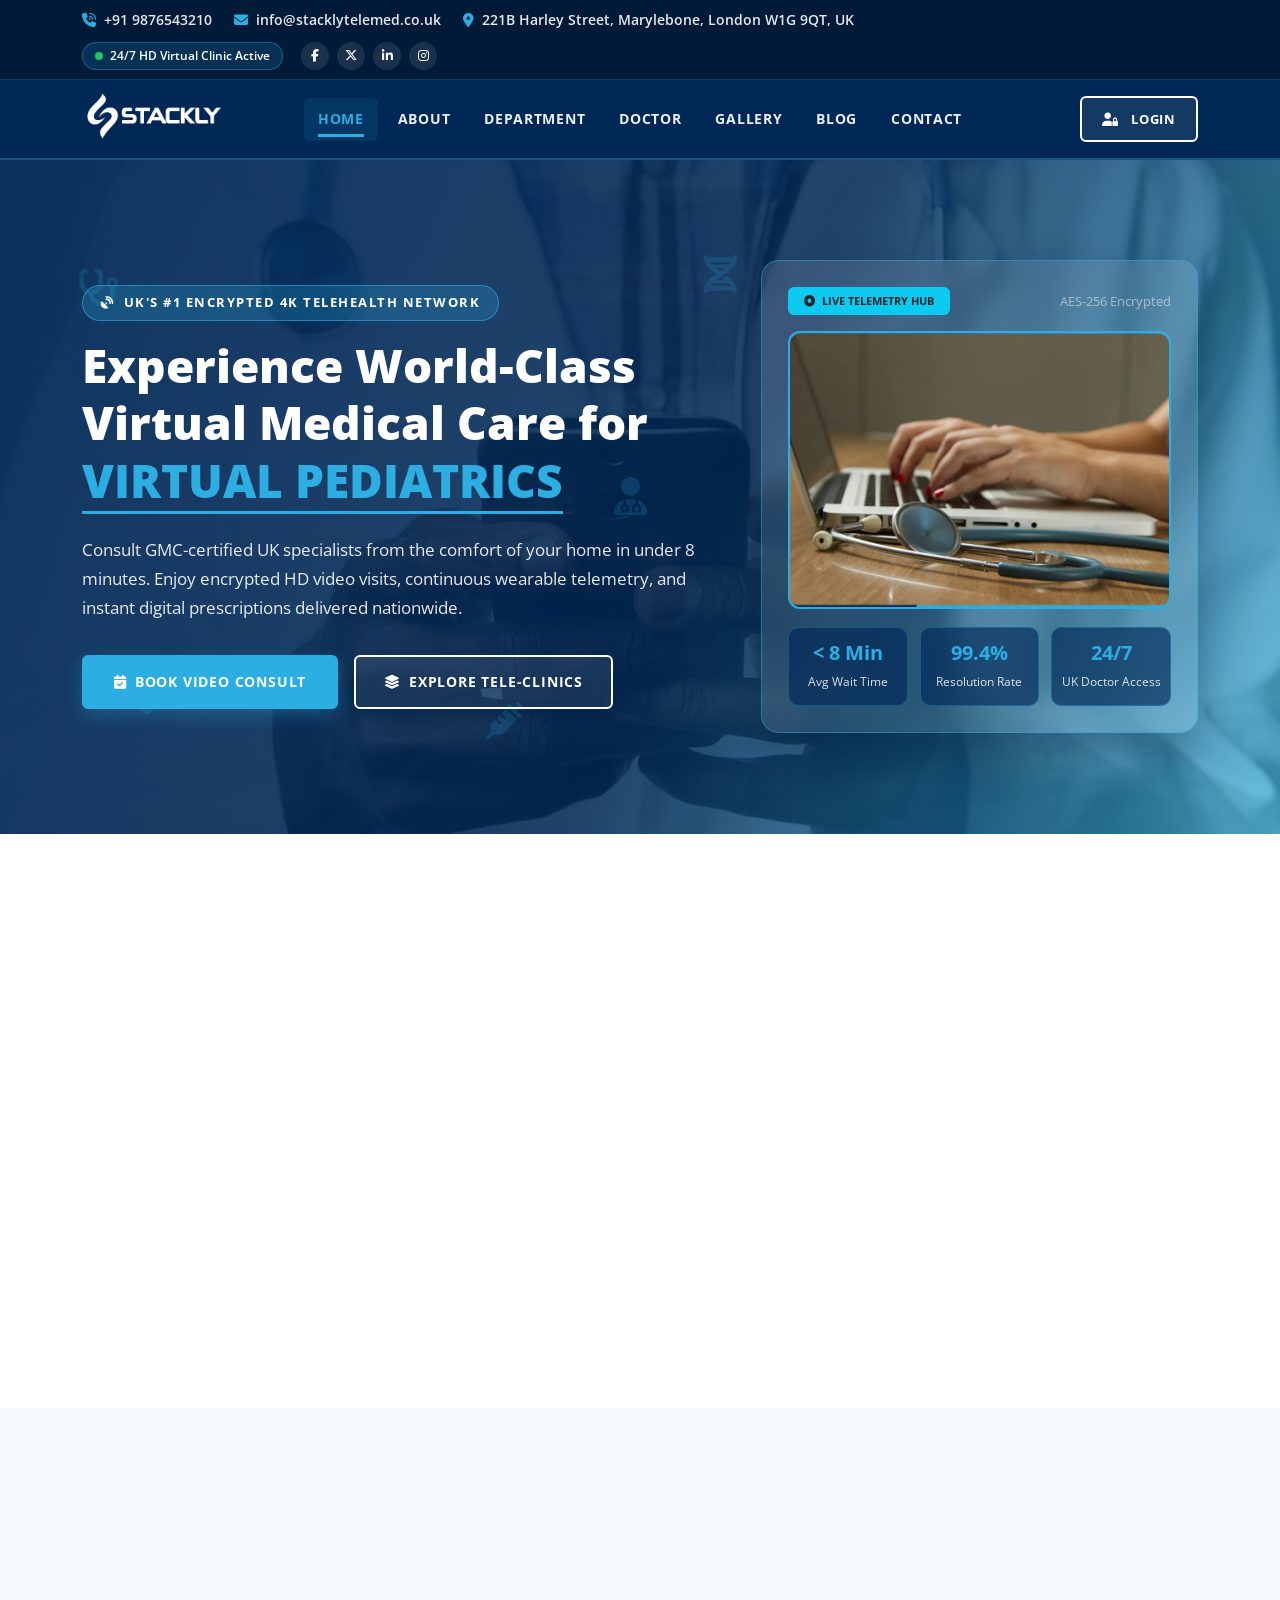
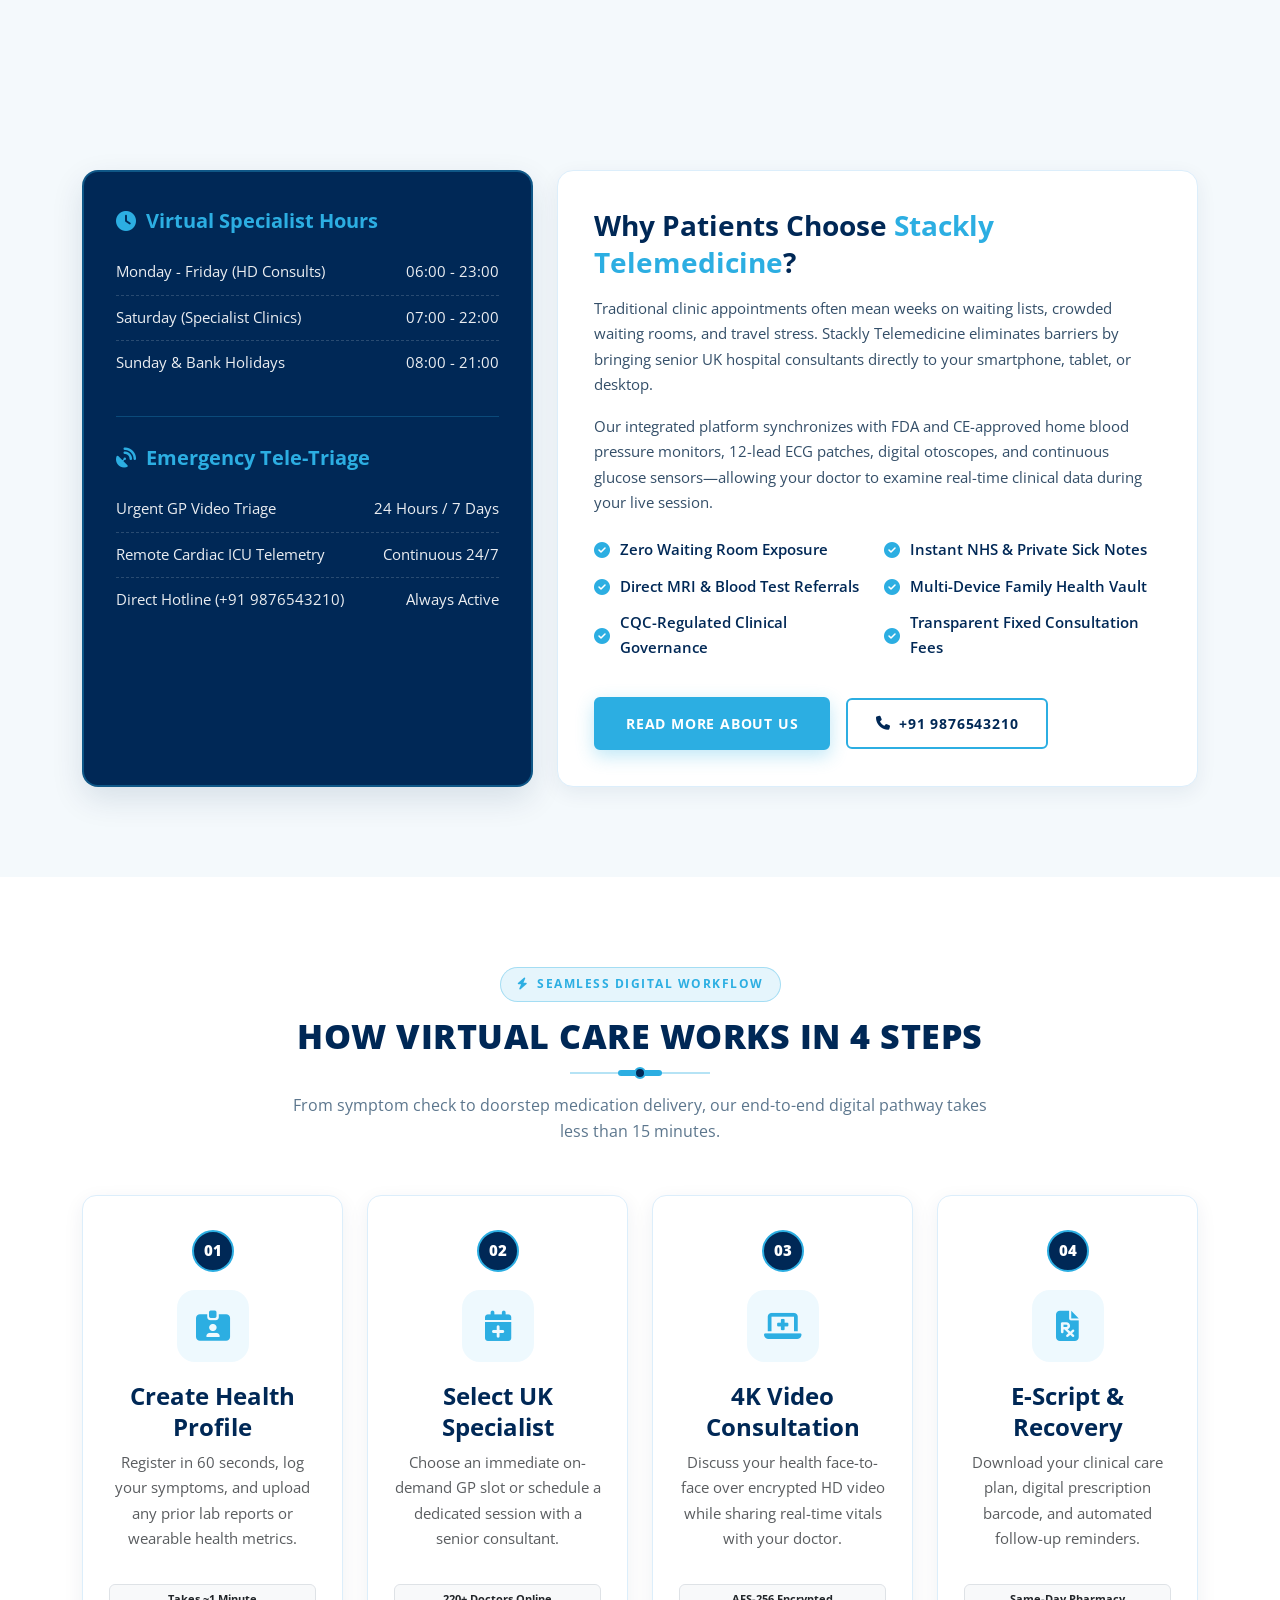
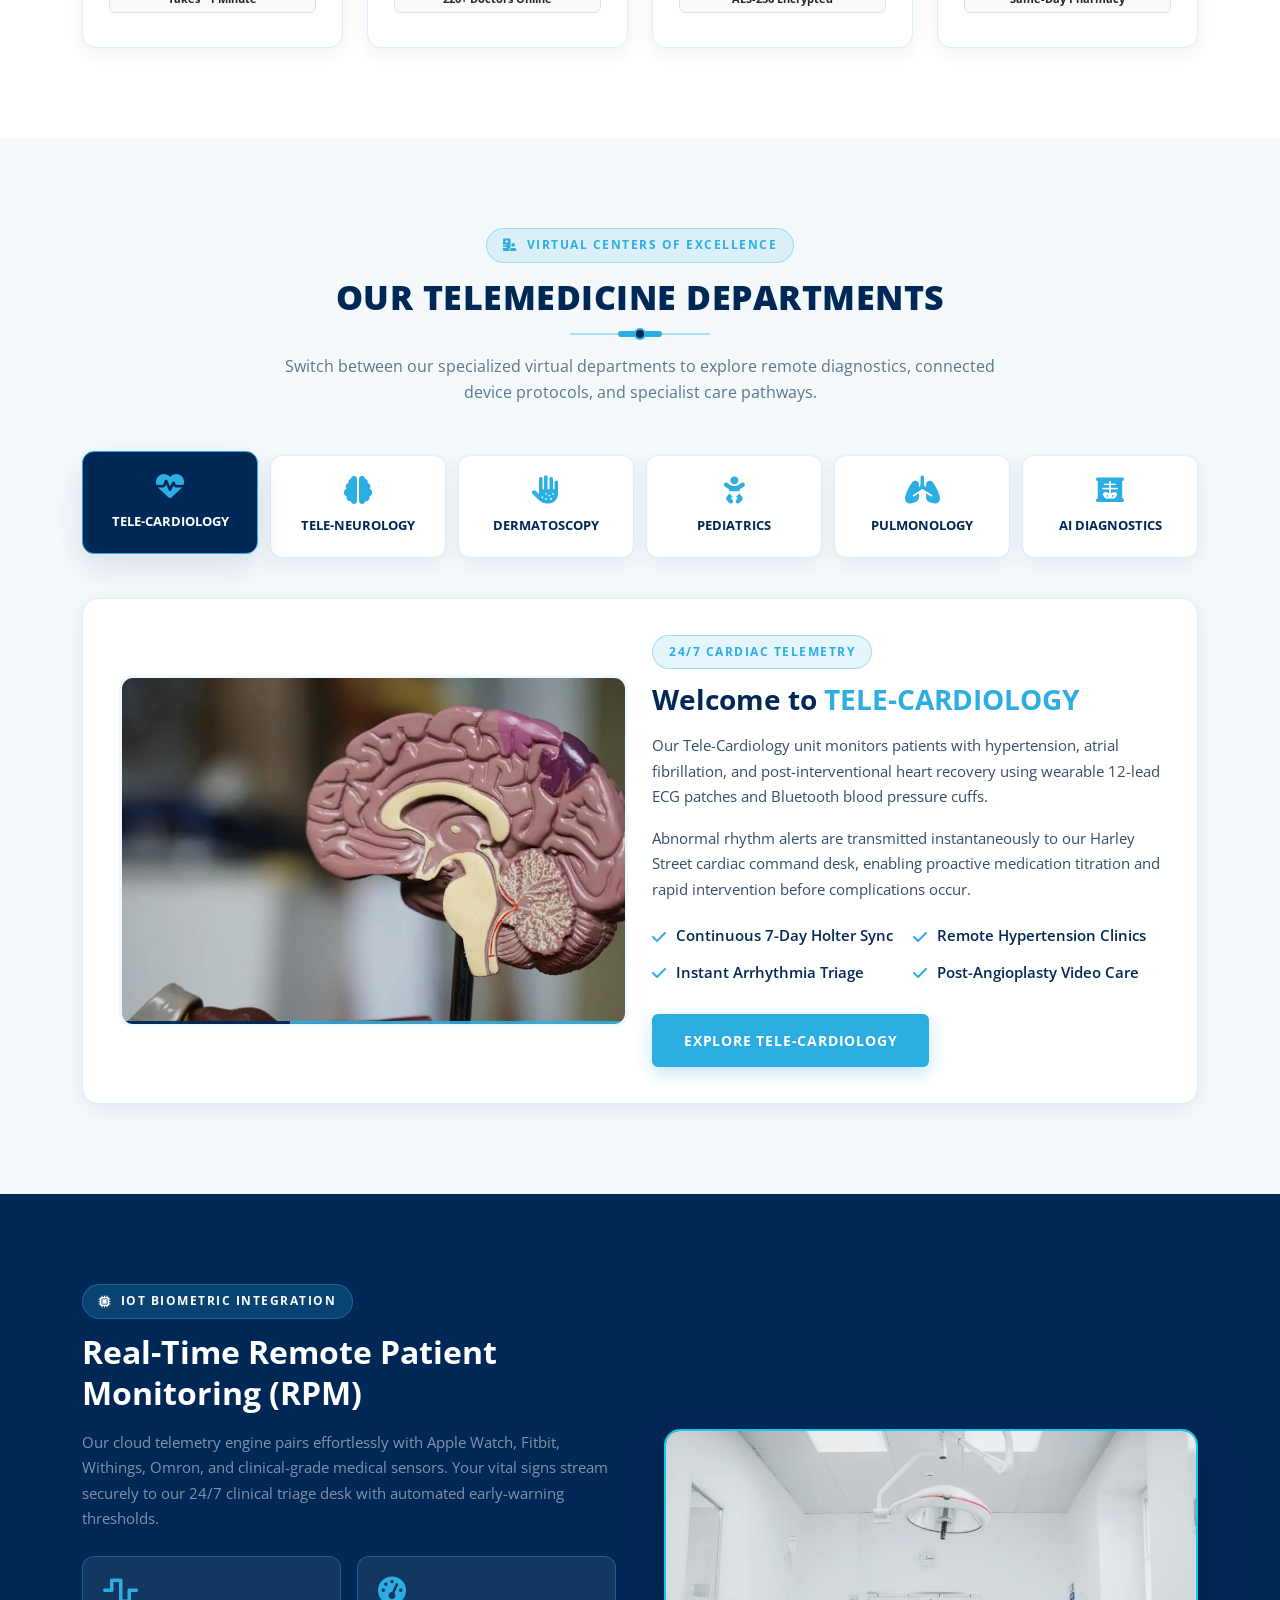
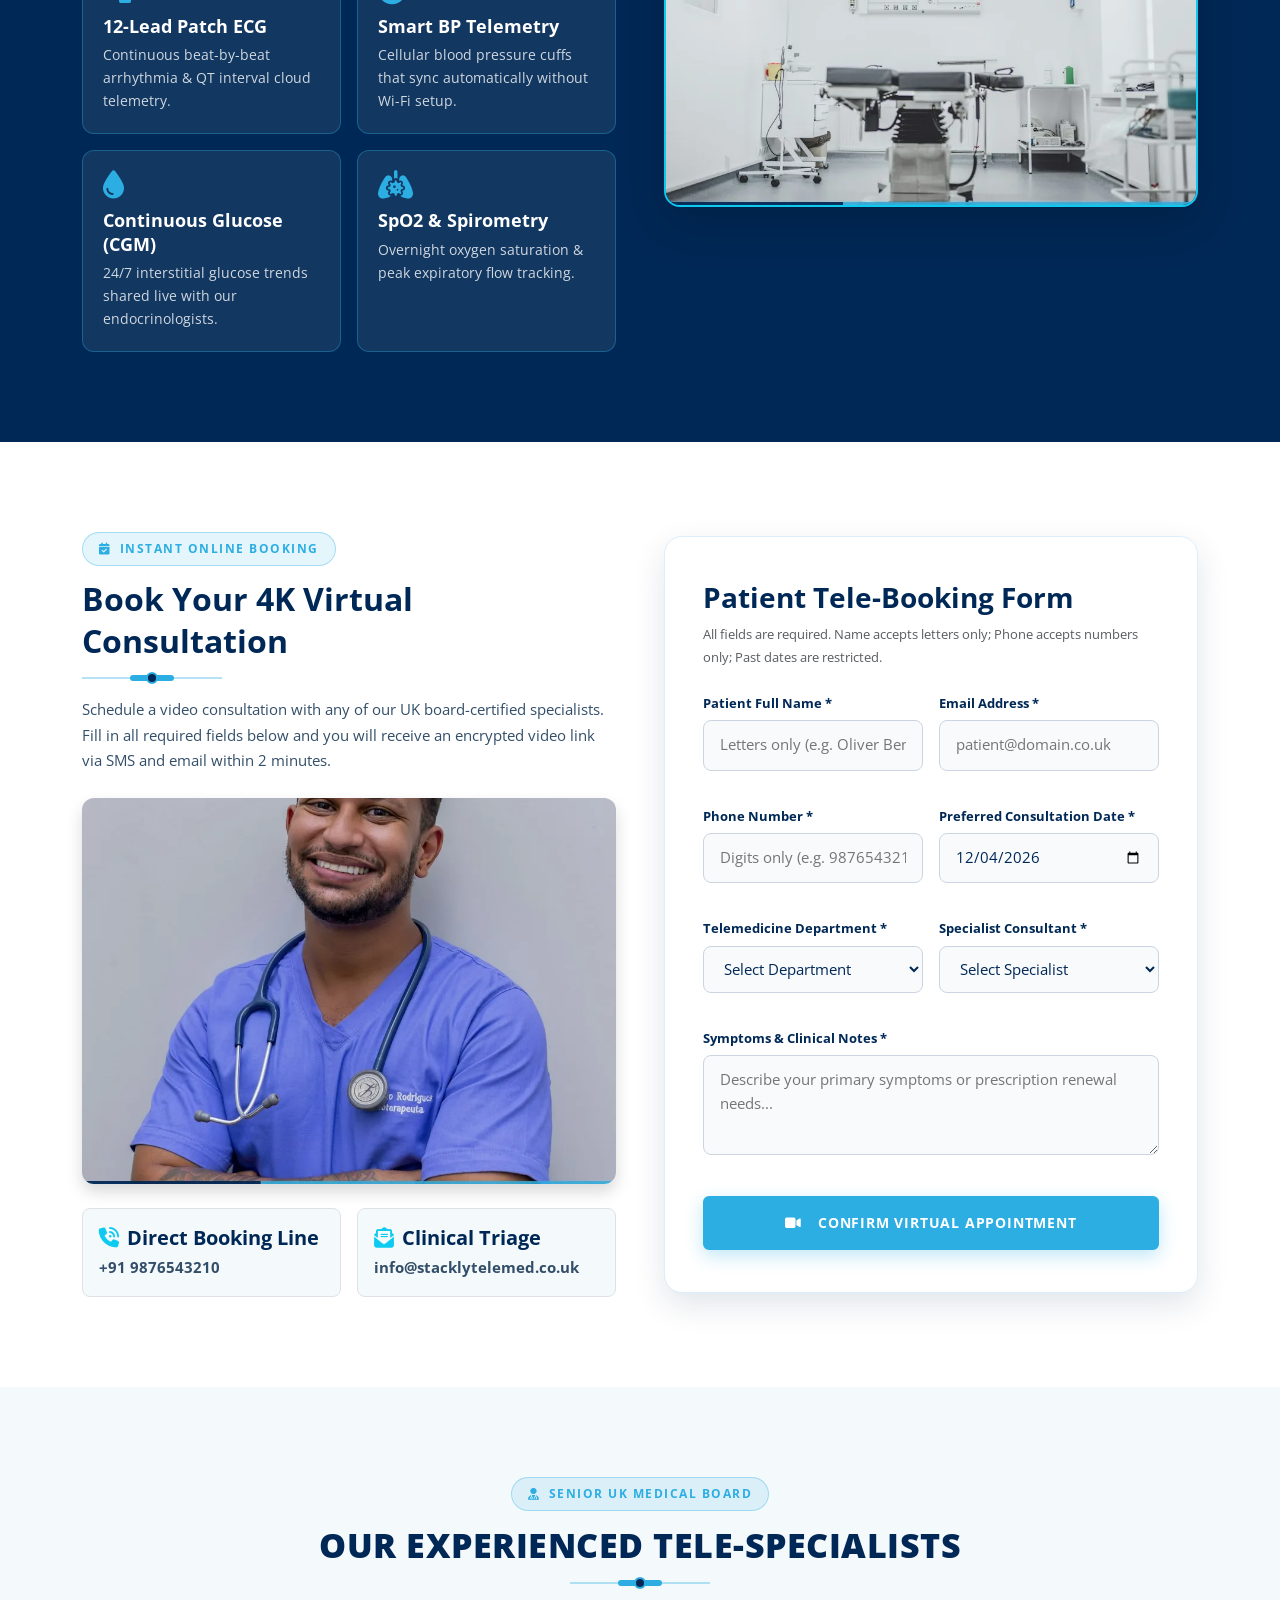
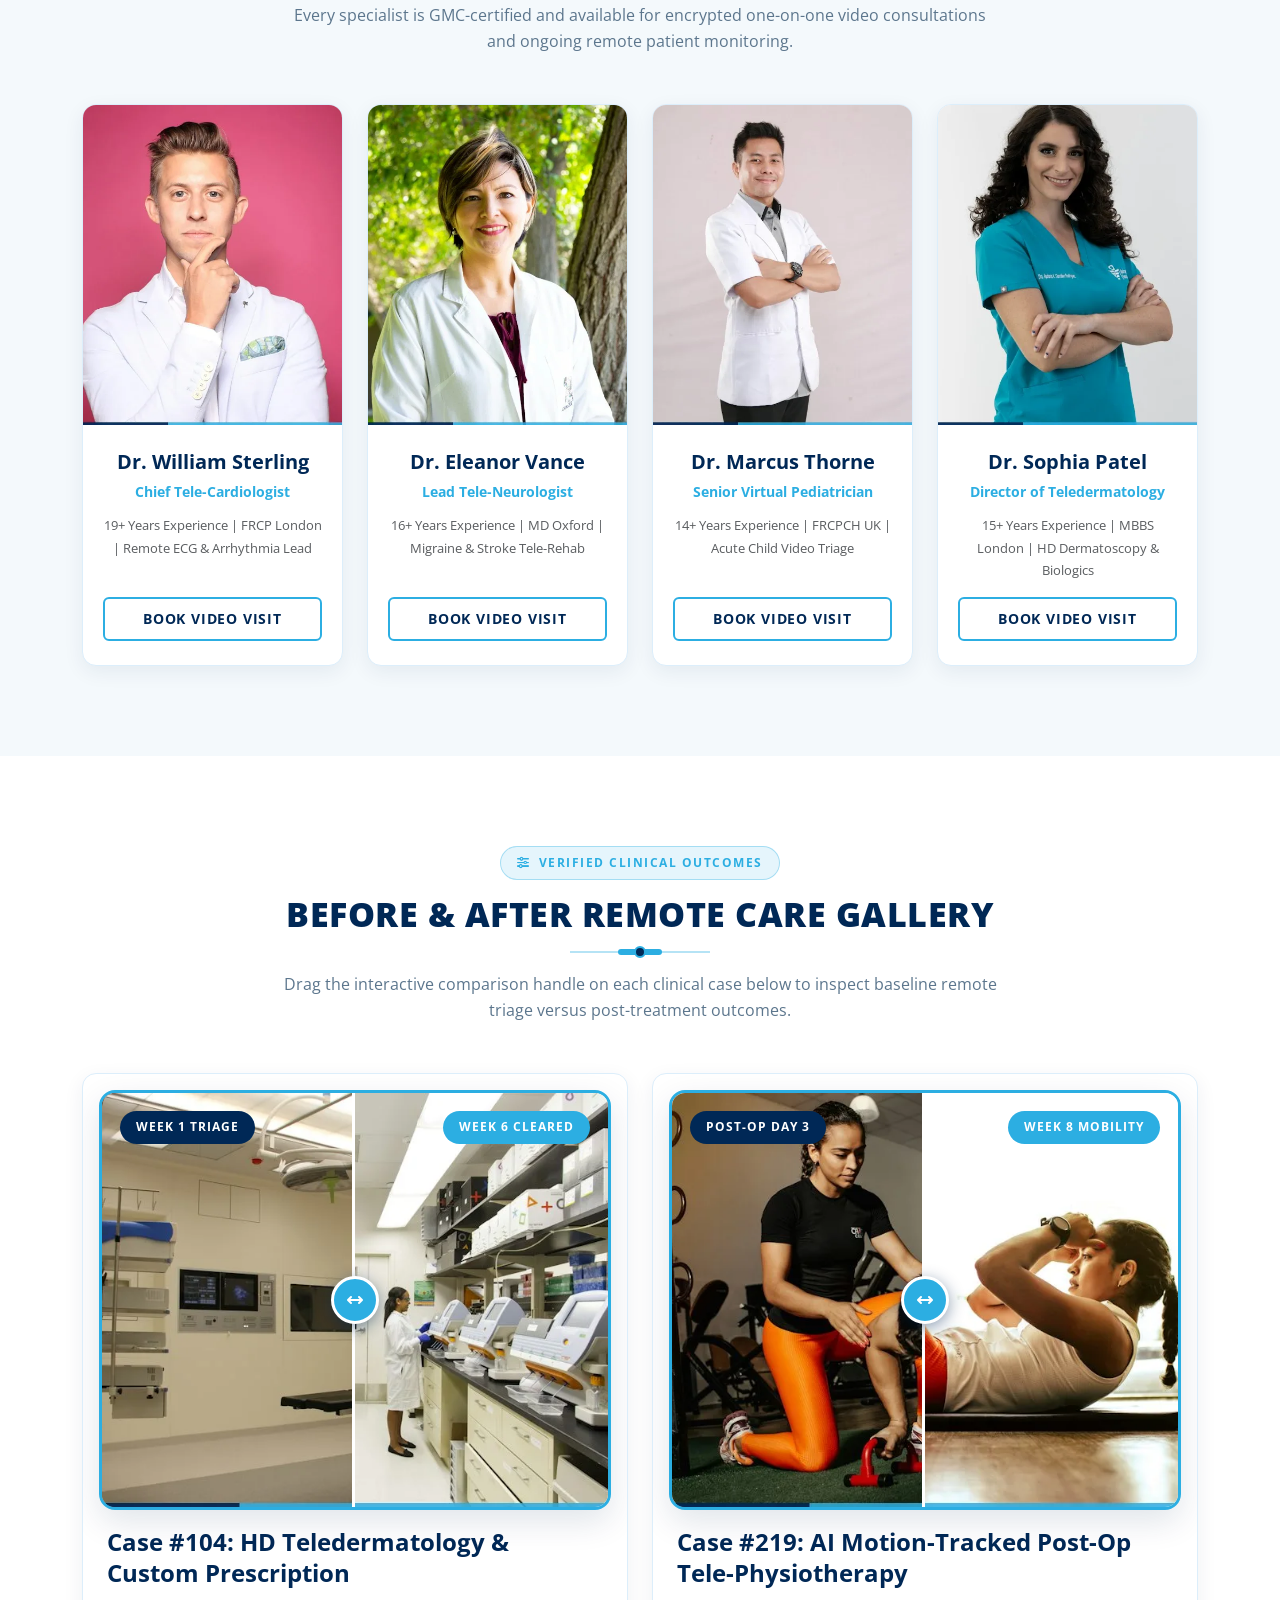
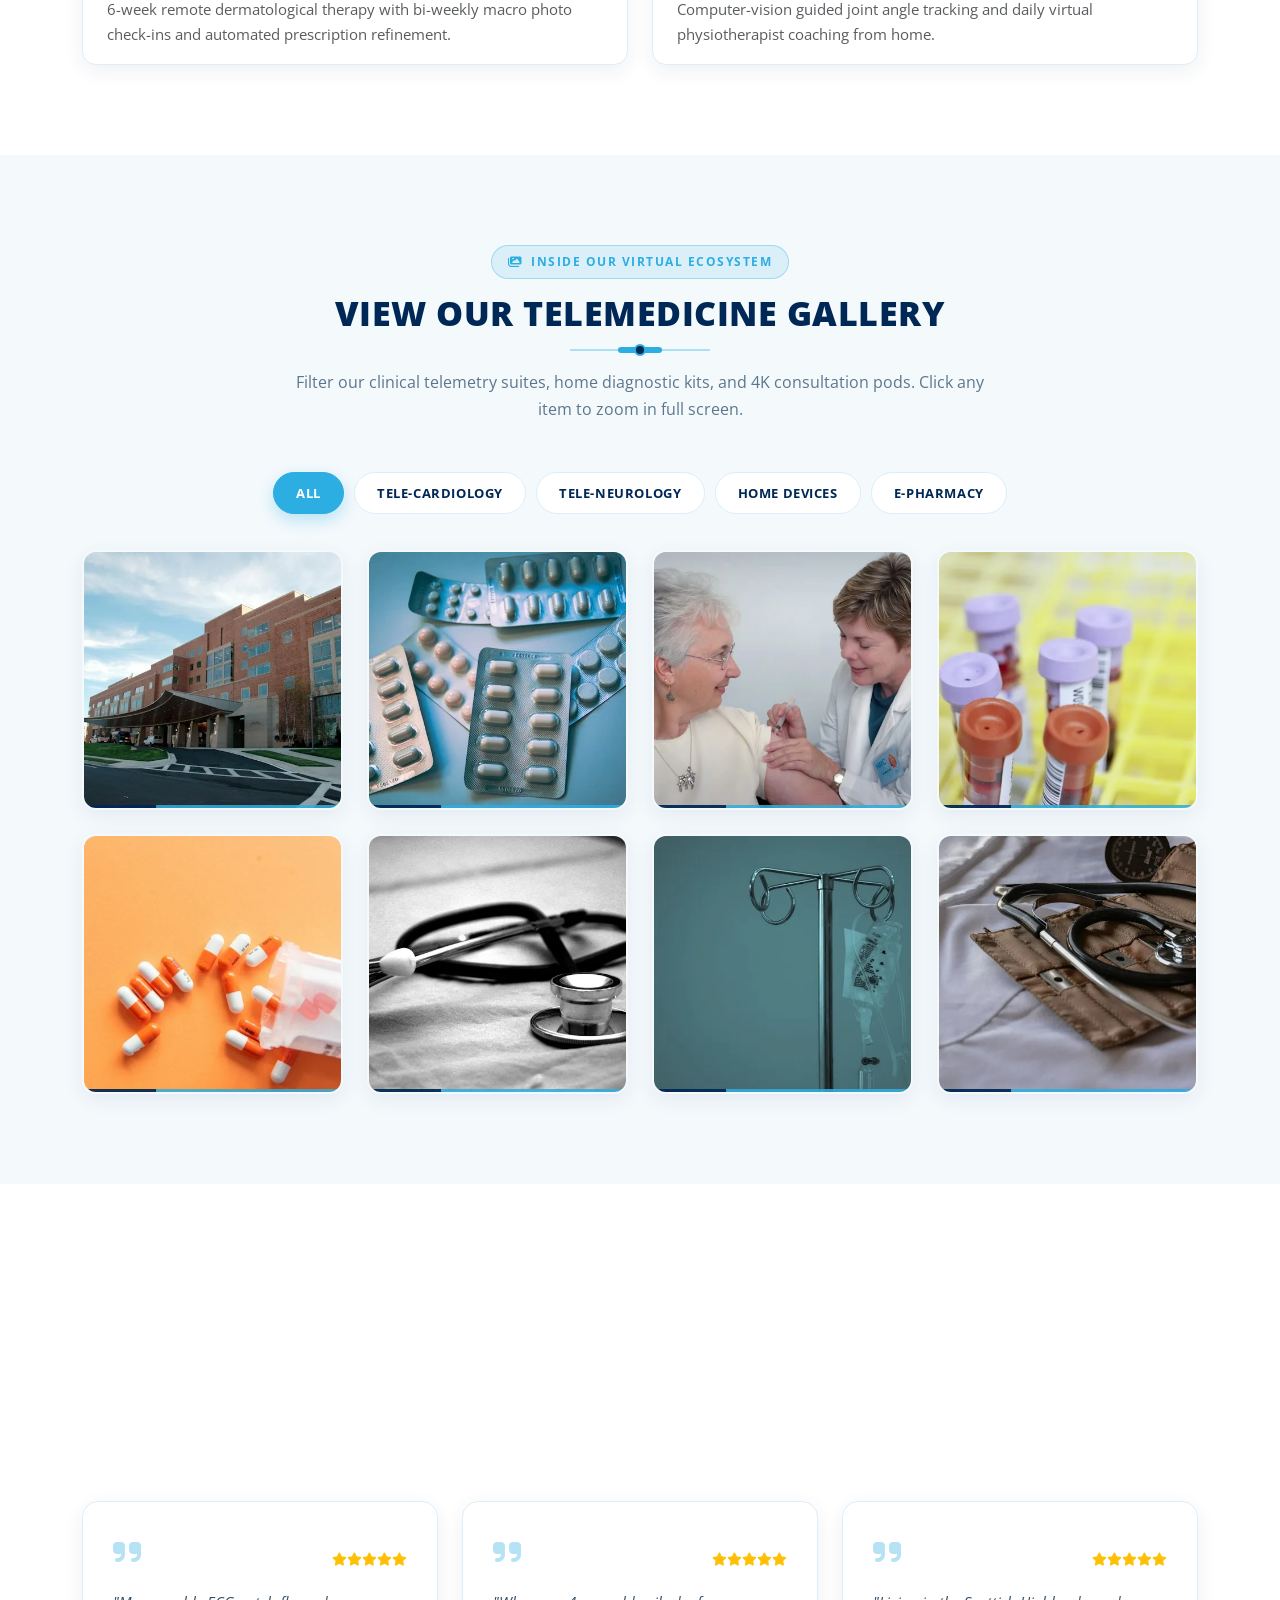
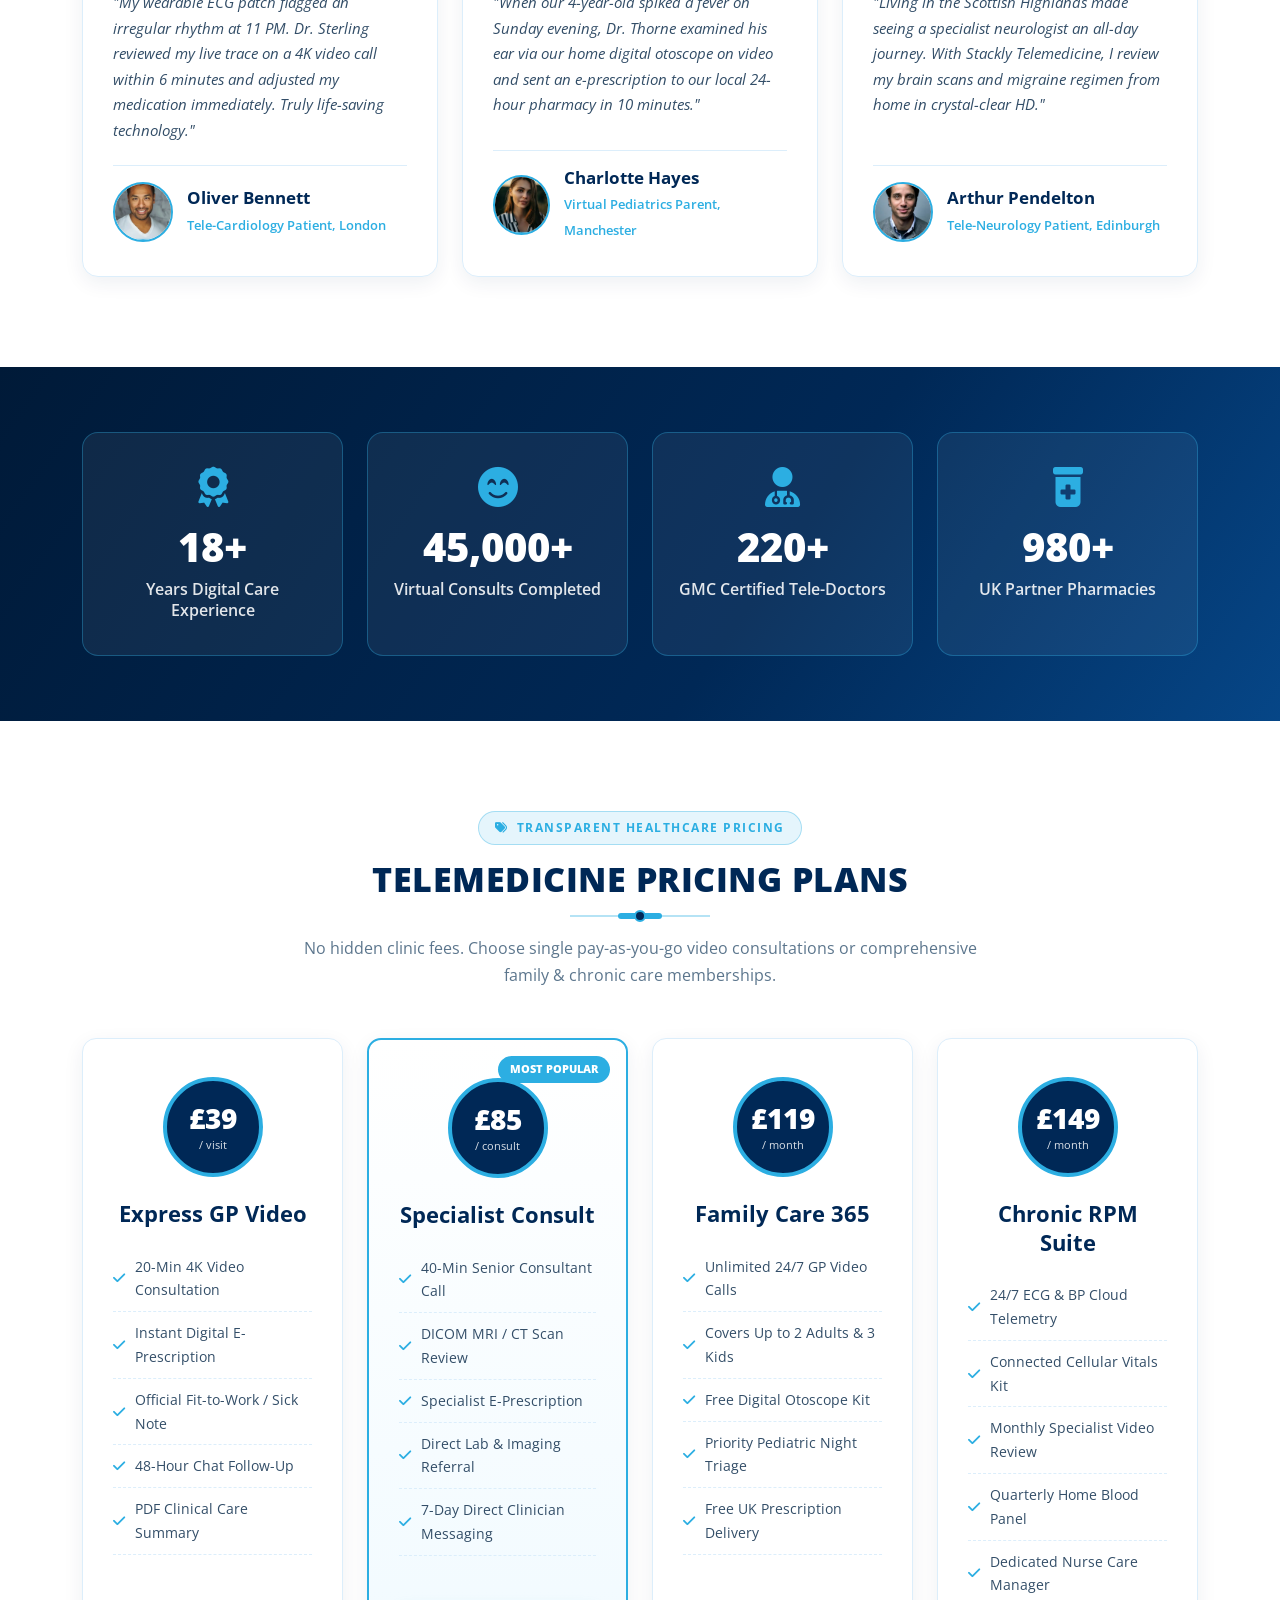
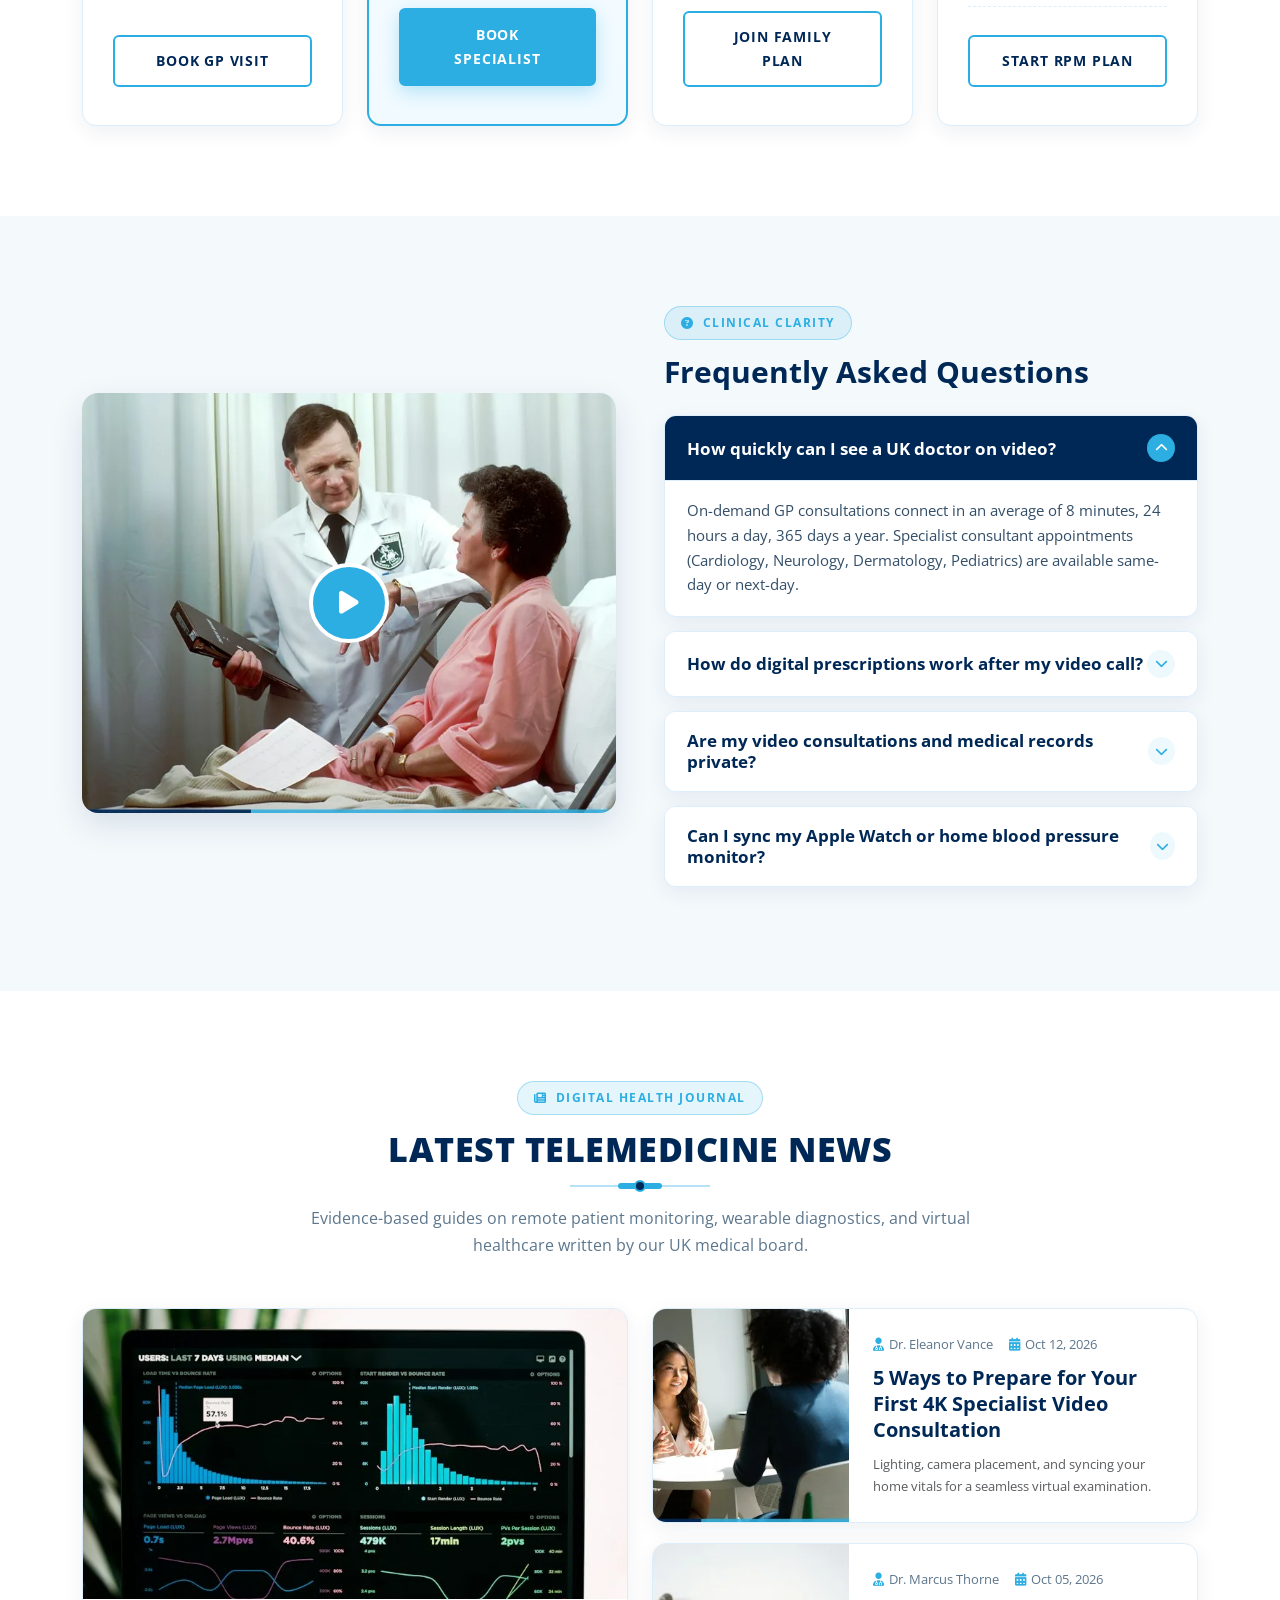
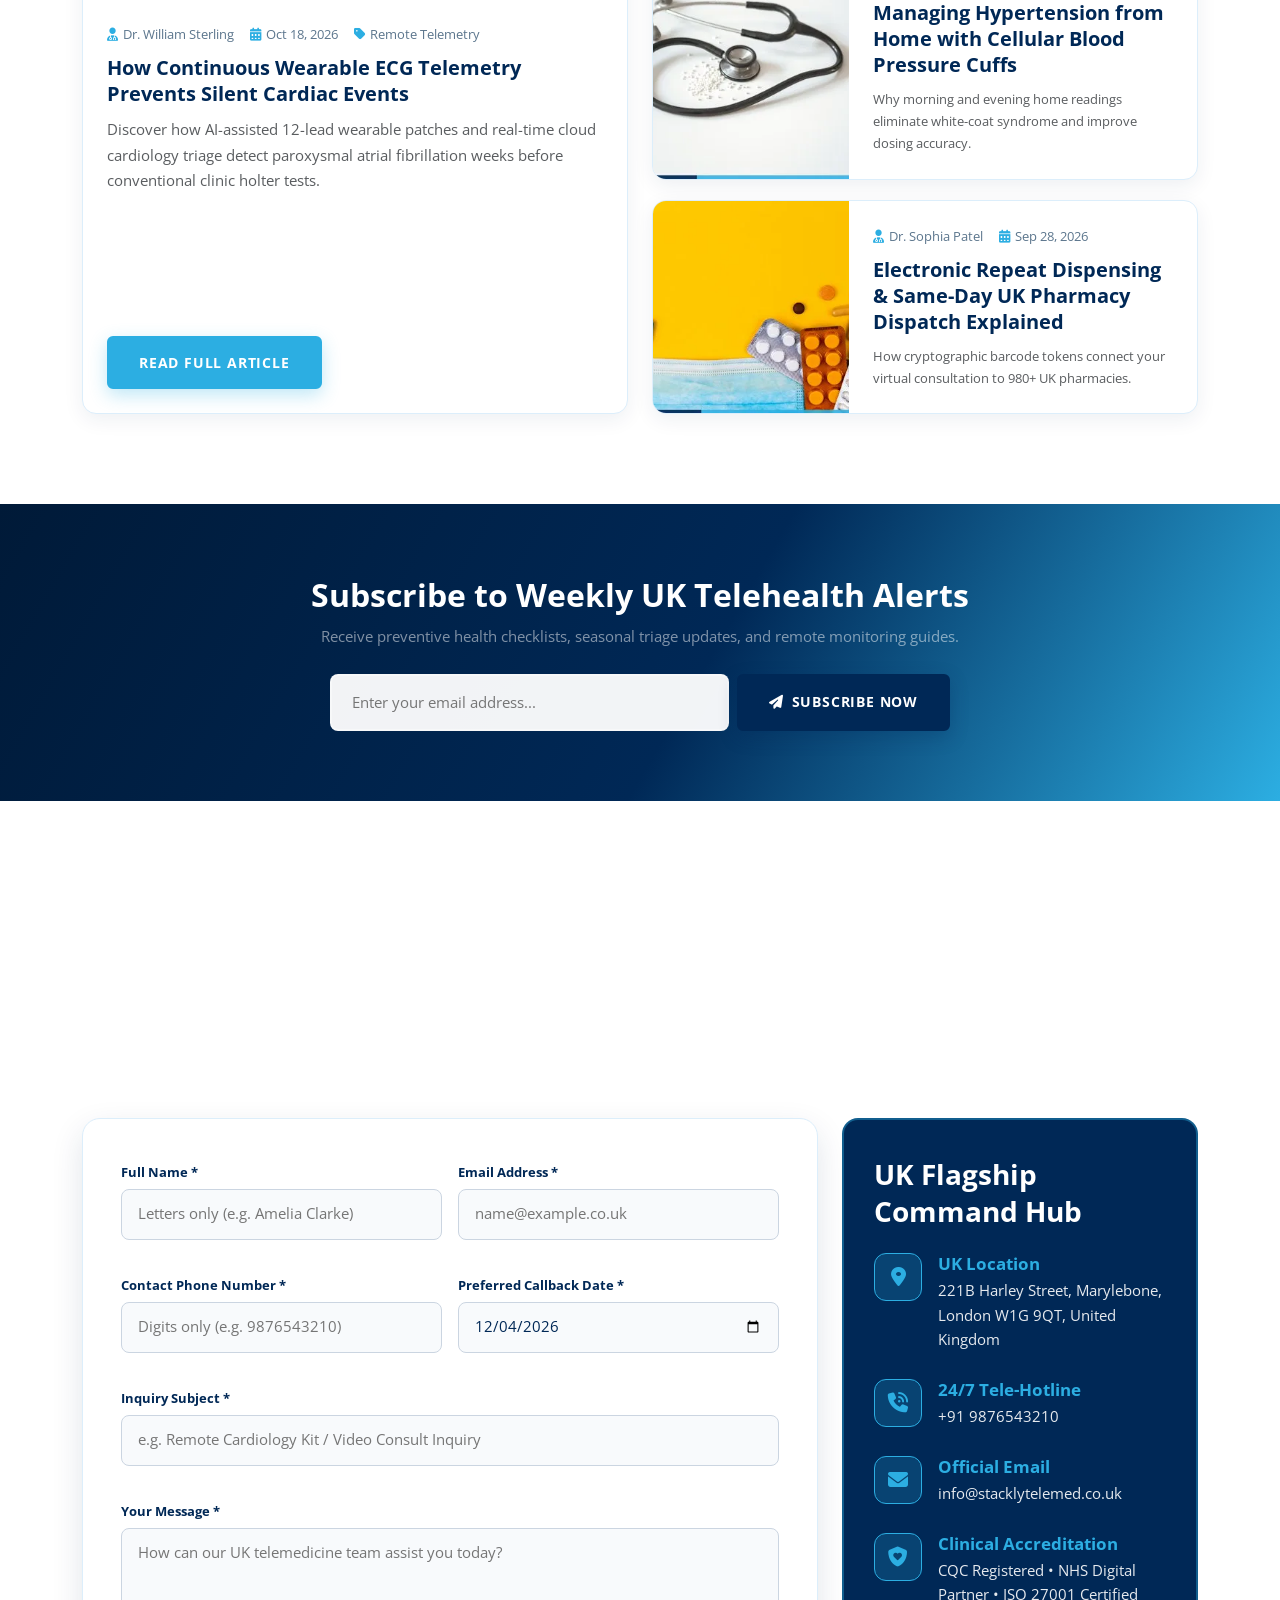
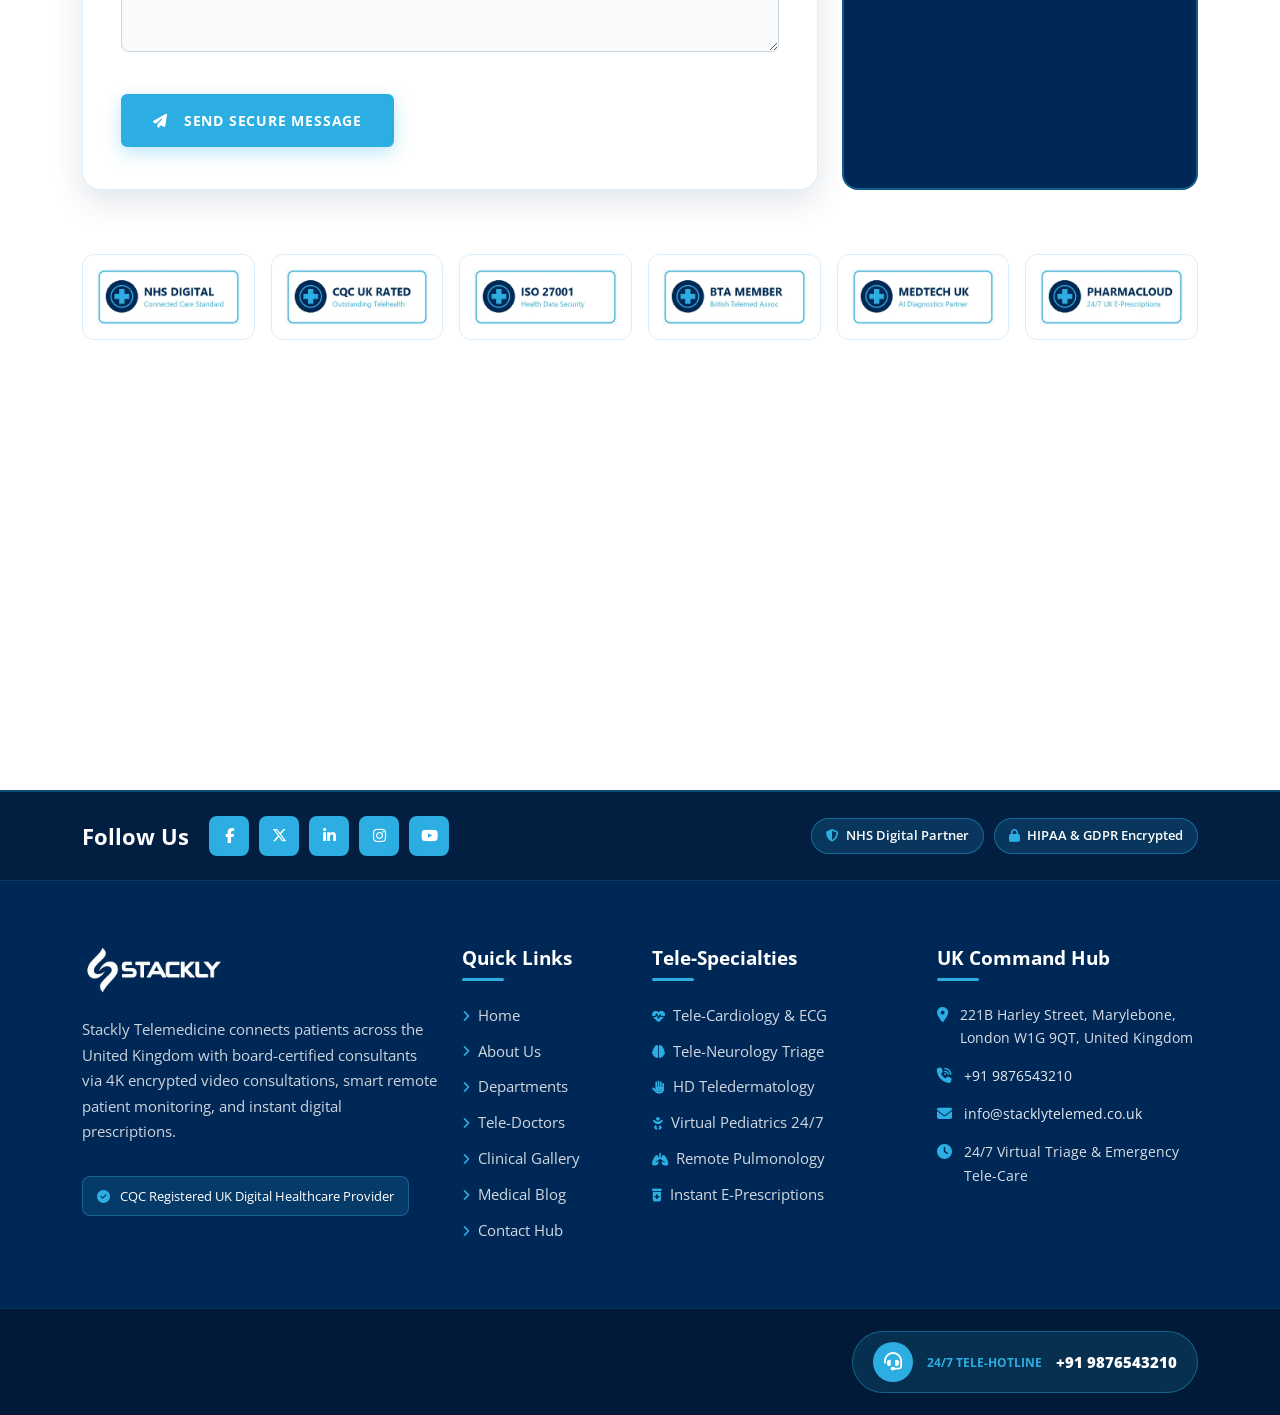
<file: index.html>
<!doctype html>
<html lang="en">
  <head>
    <meta charset="UTF-8" />
    <meta name="viewport" content="width=device-width, initial-scale=1.0" />
    <title>
      Stackly Telemedicine | 24/7 UK Virtual Healthcare &amp; Remote Specialist
      Clinic
    </title>
    <meta
      name="description"
      content="Connect with GMC-registered UK doctors in minutes via 4K video consultations, remote patient monitoring, and instant digital prescriptions with Stackly Telemedicine."
    />
    <!-- Favicon (logoStackly.webp as required) -->
    <link rel="icon" type="image/webp" href="assets/images/logoStackly.webp" />
    <link
      rel="shortcut icon"
      type="image/webp"
      href="assets/images/logoStackly.webp"
    />
    <link rel="apple-touch-icon" href="assets/images/logoStackly.webp" />

    <!-- Google Fonts: Open Sans -->
    <link rel="preconnect" href="https://fonts.googleapis.com" />
    <link rel="preconnect" href="https://fonts.gstatic.com" crossorigin />
    <link
      href="https://fonts.googleapis.com/css2?family=Open+Sans:ital,wght@0,400;0,500;0,600;0,700;0,800;1,400&display=swap"
      rel="stylesheet"
    />

    <!-- Bootstrap 5.3 CSS -->
    <link
      href="https://cdn.jsdelivr.net/npm/bootstrap@5.3.3/dist/css/bootstrap.min.css"
      rel="stylesheet"
    />
    <!-- Latest Font Awesome 6.5.2 (Includes new X Twitter icon fa-x-twitter) -->
    <link
      rel="stylesheet"
      href="https://cdnjs.cloudflare.com/ajax/libs/font-awesome/6.5.2/css/all.min.css"
    />
    <!-- Latest Bootstrap Icons -->
    <link
      rel="stylesheet"
      href="https://cdn.jsdelivr.net/npm/bootstrap-icons@1.11.3/font/bootstrap-icons.min.css"
    />

    <!-- Main & Home Stylesheet -->
    <link rel="stylesheet" href="assets/css/styles.css" />
  </head>
  <body class="tm-preloader-lock">
    <!-- ==================================================================
         TELEMEDICINE 4K CLINICAL PRELOADER (~2 SECONDS)
         ================================================================== -->
    <div
      id="tm-preloader"
      class="tm-preloader"
      role="status"
      aria-live="polite"
      aria-label="Loading Stackly Telemedicine Virtual Clinic"
    >
      <!-- Ambient Clinical Background & Floating Medical Shapes -->
      <div class="tm-preloader-bg-grid"></div>
      <div class="tm-preloader-glow tm-glow-1"></div>
      <div class="tm-preloader-glow tm-glow-2"></div>
      <div class="tm-preloader-floating-icons" aria-hidden="true">
        <span class="tm-float-icon i-1"
          ><i class="fa-solid fa-stethoscope"></i
        ></span>
        <span class="tm-float-icon i-2"><i class="fa-solid fa-dna"></i></span>
        <span class="tm-float-icon i-3"
          ><i class="fa-solid fa-user-doctor"></i
        ></span>
        <span class="tm-float-icon i-4"
          ><i class="fa-solid fa-shield-heart"></i
        ></span>
      </div>

      <div class="tm-preloader-card">
        <!-- Top Encrypted Telemetry Badge -->
        <div class="tm-preloader-badge">
          <span class="tm-live-dot"></span>
          <span>AES-256 ENCRYPTED 4K TELEHEALTH HUB</span>
        </div>

        <!-- Orbital Biometric Scanner & Heartbeat Core -->
        <div class="tm-preloader-scanner">
          <div class="tm-orbit-ring tm-ring-outer"></div>
          <div class="tm-orbit-ring tm-ring-middle"></div>
          <div class="tm-orbit-ring tm-ring-inner"></div>

          <!-- Orbiting Medical Nodes -->
          <div class="tm-orbit-node tm-node-top" title="4K Video Triage">
            <i class="fa-solid fa-video"></i>
          </div>
          <div class="tm-orbit-node tm-node-right" title="Satellite Telemetry">
            <i class="fa-solid fa-satellite-dish"></i>
          </div>
          <div class="tm-orbit-node tm-node-bottom" title="GMC Verified">
            <i class="fa-solid fa-user-shield"></i>
          </div>
          <div class="tm-orbit-node tm-node-left" title="E-Prescriptions">
            <i class="fa-solid fa-prescription-bottle-medical"></i>
          </div>

          <!-- Center Logo & Pulse Core -->
          <div class="tm-scanner-core">
            <img
              src="assets/images/logoStackly.webp"
              alt="Stackly Telemedicine"
              class="tm-preloader-logo"
            />
            <div class="tm-core-pulse-badge">
              <i class="fa-solid fa-heart-pulse"></i>
            </div>
          </div>
        </div>

        <!-- Brand Title & Subtitle -->
        <div class="tm-preloader-brand">
          <h2 class="tm-preloader-title">STACKLY <span>TELEMEDICINE</span></h2>
          <p class="tm-preloader-subtitle">
            24/7 UK Virtual Hospital &amp; Remote Specialist Triage
          </p>
        </div>

        <!-- Live ECG / EKG Waveform Monitor -->
        <div class="tm-ecg-monitor" aria-hidden="true">
          <div class="tm-ecg-header">
            <span class="tm-ecg-label">
              <i class="fa-solid fa-wave-square"></i> BIO-TELEMETRY SYNC
            </span>
            <span class="tm-ecg-bpm">
              <i class="fa-solid fa-heart"></i> 72 BPM &bull; SPO2 99%
            </span>
          </div>
          <svg
            class="tm-ecg-svg"
            viewBox="0 0 500 70"
            preserveAspectRatio="none"
          >
            <defs>
              <linearGradient id="tmEcgGrad" x1="0%" y1="0%" x2="100%" y2="0%">
                <stop offset="0%" stop-color="#2caee2" stop-opacity="0.05" />
                <stop offset="50%" stop-color="#2caee2" stop-opacity="0.95" />
                <stop offset="100%" stop-color="#10b981" stop-opacity="1" />
              </linearGradient>
            </defs>
            <path class="tm-ecg-grid-line" d="M0,35 L500,35" />
            <path
              class="tm-ecg-path"
              d="M 0,35 L 55,35 L 68,26 L 80,35 L 98,35 L 106,46 L 118,8 L 130,62 L 142,28 L 154,35 L 215,35 L 228,26 L 240,35 L 258,35 L 266,46 L 278,6 L 290,64 L 302,28 L 314,35 L 375,35 L 388,26 L 400,35 L 418,35 L 426,46 L 438,8 L 450,62 L 462,28 L 474,35 L 500,35"
              fill="none"
              stroke="url(#tmEcgGrad)"
              stroke-width="3"
              stroke-linecap="round"
              stroke-linejoin="round"
            />
          </svg>
        </div>

        <!-- Dynamic Clinical Status & Progress Bar -->
        <div class="tm-preloader-progress-area">
          <div class="tm-preloader-status-row">
            <span id="tm-preloader-status" class="tm-preloader-status-text">
              Initializing Encrypted 4K Video Channel...
            </span>
            <span id="tm-preloader-percent" class="tm-preloader-percent">
              0%
            </span>
          </div>
          <div class="tm-preloader-bar-track">
            <div id="tm-preloader-bar" class="tm-preloader-bar-fill"></div>
          </div>
        </div>

        <!-- Clinical Pillars Footer -->
        <div class="tm-preloader-pillars" aria-hidden="true">
          <span class="tm-pillar-chip is-active">
            <i class="fa-solid fa-circle-check"></i> GMC Certified
          </span>
          <span class="tm-pillar-chip is-active">
            <i class="fa-solid fa-circle-check"></i> 4K UHD Stream
          </span>
          <span class="tm-pillar-chip is-active">
            <i class="fa-solid fa-circle-check"></i> NHS &amp; Private
          </span>
        </div>
      </div>
    </div>

    <!-- Common Header Component Container -->
    <div id="header-placeholder"></div>

    <main>
      <!-- ==================================================================
             SECTION 1: Hero Banner with Rotating Specialties & Floating Shapes
             ================================================================== -->
      <section
        data-reveal="fade-up"
        class="hero"
        id="home"
        style="
          background-image: url(&quot;assets/images/home/hero-bg.webp&quot;);
        "
      >
        <div class="hero-overlay"></div>
        <div class="shap-wrap">
          <div class="shape"><i class="fa-solid fa-stethoscope"></i></div>
          <div class="shape"><i class="fa-solid fa-heart-pulse"></i></div>
          <div class="shape"><i class="fa-solid fa-laptop-medical"></i></div>
          <div class="shape"><i class="fa-solid fa-kit-medical"></i></div>
          <div class="shape"><i class="fa-solid fa-user-doctor"></i></div>
          <div class="shape"><i class="fa-solid fa-syringe"></i></div>
          <div class="shape"><i class="fa-solid fa-dna"></i></div>
        </div>
        <div class="container">
          <div class="row align-items-center g-5">
            <div class="col-lg-7">
              <div class="slider-text">
                <span class="tm-page-banner-badge">
                  <i class="fa-solid fa-satellite-dish"></i> UK's #1 Encrypted
                  4K Telehealth Network
                </span>
                <h1 class="tm-headline">
                  Experience World-Class <br />
                  Virtual Medical Care for <br />
                  <span class="tm-words-wrapper">
                    <b class="is-visible">TELE-CARDIOLOGY</b>
                    <b>TELE-NEUROLOGY</b>
                    <b>DERMATOSCOPY</b>
                    <b>VIRTUAL PEDIATRICS</b>
                    <b>REMOTE PULMONARY</b>
                    <b>AI DIAGNOSTICS</b>
                  </span>
                </h1>
                <p>
                  Consult GMC-certified UK specialists from the comfort of your
                  home in under 8 minutes. Enjoy encrypted HD video visits,
                  continuous wearable telemetry, and instant digital
                  prescriptions delivered nationwide.
                </p>
                <div class="tm-hero-btn">
                  <a href="#" class="tm-btn1">
                    <i class="fa-solid fa-calendar-check"></i> BOOK VIDEO
                    CONSULT
                  </a>
                  <a href="#" class="tm-btn-outline-light">
                    <i class="fa-solid fa-layer-group"></i> EXPLORE TELE-CLINICS
                  </a>
                </div>
              </div>
            </div>
            <div class="col-lg-5">
              <div class="tm-hero-live-card">
                <div
                  class="d-flex align-items-center justify-content-between mb-3"
                >
                  <span class="badge bg-info text-dark fw-bold px-3 py-2">
                    <i class="fa-solid fa-circle-dot me-1"></i> LIVE TELEMETRY
                    HUB
                  </span>
                  <span class="small text-white-50">AES-256 Encrypted</span>
                </div>
                <img
                  src="assets/images/home/about-telemed.webp"
                  alt="Live Telemedicine Consultation Suite"
                />
                <div class="tm-hero-stats-grid">
                  <div class="tm-hero-stat-item">
                    <h4>&lt; 8 Min</h4>
                    <span>Avg Wait Time</span>
                  </div>
                  <div class="tm-hero-stat-item">
                    <h4>99.4%</h4>
                    <span>Resolution Rate</span>
                  </div>
                  <div class="tm-hero-stat-item">
                    <h4>24/7</h4>
                    <span>UK Doctor Access</span>
                  </div>
                </div>
              </div>
            </div>
          </div>
        </div>
      </section>

      <!-- ==================================================================
             SECTION 2: Core Telemedicine Highlights (3 Icon Boxes Style1)
             ================================================================== -->
      <section data-reveal="fade-up" class="tm-section-pad" id="highlights">
        <div class="container">
          <div class="row g-4">
            <div class="col-lg-4 col-md-6">
              <div class="tm-icon-box style1">
                <div>
                  <div class="tm-icon">
                    <i class="fa-solid fa-user-doctor"></i>
                  </div>
                  <h2 class="tm-icon-box-title">GMC-Certified Tele-Doctors</h2>
                  <p class="tm-icon-box-text">
                    Every clinician on our platform holds full UK General
                    Medical Council registration and specialized training in
                    remote video diagnostics and virtual triage.
                  </p>
                </div>
                <a href="#" class="tm-btn-outline w-100 mt-auto"
                  >MEET SPECIALISTS</a
                >
              </div>
            </div>
            <div class="col-lg-4 col-md-6">
              <div class="tm-icon-box style1">
                <div>
                  <div class="tm-icon"><i class="fa-solid fa-video"></i></div>
                  <h2 class="tm-icon-box-title">Instant 4K Video Triage</h2>
                  <p class="tm-icon-box-text">
                    Connect via browser or mobile app with low-latency 4K video,
                    real-time digital stethoscope audio streaming, and instant
                    screen-shared radiology reviews.
                  </p>
                </div>
                <a href="#" class="tm-btn-outline w-100 mt-auto"
                  >START CONSULTATION</a
                >
              </div>
            </div>
            <div class="col-lg-4 col-md-12">
              <div class="tm-icon-box style1">
                <div>
                  <div class="tm-icon">
                    <i class="fa-solid fa-prescription-bottle-medical"></i>
                  </div>
                  <h2 class="tm-icon-box-title">24/7 E-Pharmacy &amp; Labs</h2>
                  <p class="tm-icon-box-text">
                    Receive barcode digital prescriptions immediately after your
                    call for collection at 980+ UK pharmacies or same-day
                    courier dispatch to your doorstep.
                  </p>
                </div>
                <a href="#" class="tm-btn-outline w-100 mt-auto"
                  >VIEW E-PHARMACY</a
                >
              </div>
            </div>
          </div>
        </div>
      </section>

      <!-- ==================================================================
             SECTION 3: Who We Are & Virtual Clinic Schedule (Reference UI)
             ================================================================== -->
      <section
        data-reveal="fade-up"
        class="tm-section-pad tm-gray-bg"
        id="about"
      >
        <div class="container">
          <div class="tm-section-heading text-center">
            <span class="tm-section-badge"
              ><i class="fa-solid fa-Wave-square"></i> Who We Are</span
            >
            <h2>Next-Generation UK Virtual Hospital</h2>
            <div class="tm-section-seperator"><span></span></div>
            <p>
              Combining Harley Street clinical excellence with cloud telemetry
              so you receive hospital-grade specialist care anywhere in the UK.
            </p>
          </div>

          <div class="row g-4 align-items-stretch">
            <div class="col-lg-5">
              <div class="tm-shedule-wrap">
                <div class="tm-shedule">
                  <h3 class="tm-shedule-title">
                    <i class="fa-solid fa-clock"></i> Virtual Specialist Hours
                  </h3>
                  <ul class="tm-shedule-list">
                    <li>
                      <span>Monday - Friday (HD Consults)</span>
                      <span>06:00 - 23:00</span>
                    </li>
                    <li>
                      <span>Saturday (Specialist Clinics)</span>
                      <span>07:00 - 22:00</span>
                    </li>
                    <li>
                      <span>Sunday &amp; Bank Holidays</span>
                      <span>08:00 - 21:00</span>
                    </li>
                  </ul>
                </div>
                <div class="tm-shedule">
                  <h3 class="tm-shedule-title">
                    <i class="fa-solid fa-satellite-dish"></i> Emergency
                    Tele-Triage
                  </h3>
                  <ul class="tm-shedule-list">
                    <li>
                      <span>Urgent GP Video Triage</span>
                      <span>24 Hours / 7 Days</span>
                    </li>
                    <li>
                      <span>Remote Cardiac ICU Telemetry</span>
                      <span>Continuous 24/7</span>
                    </li>
                    <li>
                      <span>Direct Hotline (+91 9876543210)</span>
                      <span>Always Active</span>
                    </li>
                  </ul>
                </div>
              </div>
            </div>
            <div class="col-lg-7">
              <div
                class="tm-about-card d-flex flex-column justify-content-between"
              >
                <div>
                  <h3 class="tm-about-title">
                    Why Patients Choose <span>Stackly Telemedicine</span>?
                  </h3>
                  <p>
                    Traditional clinic appointments often mean weeks on waiting
                    lists, crowded waiting rooms, and travel stress. Stackly
                    Telemedicine eliminates barriers by bringing senior UK
                    hospital consultants directly to your smartphone, tablet, or
                    desktop.
                  </p>
                  <p>
                    Our integrated platform synchronizes with FDA and
                    CE-approved home blood pressure monitors, 12-lead ECG
                    patches, digital otoscopes, and continuous glucose
                    sensors—allowing your doctor to examine real-time clinical
                    data during your live session.
                  </p>
                  <ul class="tm-about-feature-list">
                    <li>
                      <i class="fa-solid fa-circle-check"></i> Zero Waiting Room
                      Exposure
                    </li>
                    <li>
                      <i class="fa-solid fa-circle-check"></i> Instant NHS &amp;
                      Private Sick Notes
                    </li>
                    <li>
                      <i class="fa-solid fa-circle-check"></i> Direct MRI &amp;
                      Blood Test Referrals
                    </li>
                    <li>
                      <i class="fa-solid fa-circle-check"></i> Multi-Device
                      Family Health Vault
                    </li>
                    <li>
                      <i class="fa-solid fa-circle-check"></i> CQC-Regulated
                      Clinical Governance
                    </li>
                    <li>
                      <i class="fa-solid fa-circle-check"></i> Transparent Fixed
                      Consultation Fees
                    </li>
                  </ul>
                </div>
                <div class="d-flex flex-wrap gap-3 align-items-center mt-2">
                  <a href="#" class="tm-btn1">READ MORE ABOUT US</a>
                  <a href="#" class="tm-btn-outline"
                    ><i class="fa-solid fa-phone"></i> +91 9876543210</a
                  >
                </div>
              </div>
            </div>
          </div>
        </div>
      </section>

      <!-- ==================================================================
             SECTION 4: 4-Step How Telemedicine Works Journey
             ================================================================== -->
      <section data-reveal="fade-up" class="tm-section-pad" id="how-it-works">
        <div class="container">
          <div class="tm-section-heading text-center">
            <span class="tm-section-badge"
              ><i class="fa-solid fa-bolt"></i> Seamless Digital Workflow</span
            >
            <h2>How Virtual Care Works in 4 Steps</h2>
            <div class="tm-section-seperator"><span></span></div>
            <p>
              From symptom check to doorstep medication delivery, our end-to-end
              digital pathway takes less than 15 minutes.
            </p>
          </div>

          <div class="row g-4">
            <div class="col-lg-3 col-md-6">
              <div class="tm-card tm-step-card">
                <div>
                  <span class="tm-step-number">01</span>
                  <div class="tm-step-icon">
                    <i class="fa-solid fa-id-card-clip"></i>
                  </div>
                  <h4>Create Health Profile</h4>
                  <p class="text-muted">
                    Register in 60 seconds, log your symptoms, and upload any
                    prior lab reports or wearable health metrics.
                  </p>
                </div>
                <span class="badge bg-light text-dark border mt-3 py-2"
                  >Takes ~1 Minute</span
                >
              </div>
            </div>
            <div class="col-lg-3 col-md-6">
              <div class="tm-card tm-step-card">
                <div>
                  <span class="tm-step-number">02</span>
                  <div class="tm-step-icon">
                    <i class="fa-solid fa-calendar-plus"></i>
                  </div>
                  <h4>Select UK Specialist</h4>
                  <p class="text-muted">
                    Choose an immediate on-demand GP slot or schedule a
                    dedicated session with a senior consultant.
                  </p>
                </div>
                <span class="badge bg-light text-dark border mt-3 py-2"
                  >220+ Doctors Online</span
                >
              </div>
            </div>
            <div class="col-lg-3 col-md-6">
              <div class="tm-card tm-step-card">
                <div>
                  <span class="tm-step-number">03</span>
                  <div class="tm-step-icon">
                    <i class="fa-solid fa-laptop-medical"></i>
                  </div>
                  <h4>4K Video Consultation</h4>
                  <p class="text-muted">
                    Discuss your health face-to-face over encrypted HD video
                    while sharing real-time vitals with your doctor.
                  </p>
                </div>
                <span class="badge bg-light text-dark border mt-3 py-2"
                  >AES-256 Encrypted</span
                >
              </div>
            </div>
            <div class="col-lg-3 col-md-6">
              <div class="tm-card tm-step-card">
                <div>
                  <span class="tm-step-number">04</span>
                  <div class="tm-step-icon">
                    <i class="fa-solid fa-file-prescription"></i>
                  </div>
                  <h4>E-Script &amp; Recovery</h4>
                  <p class="text-muted">
                    Download your clinical care plan, digital prescription
                    barcode, and automated follow-up reminders.
                  </p>
                </div>
                <span class="badge bg-light text-dark border mt-3 py-2"
                  >Same-Day Pharmacy</span
                >
              </div>
            </div>
          </div>
        </div>
      </section>

      <!-- ==================================================================
             SECTION 5: Our Telemedicine Departments (6 Interactive Tabs)
             ================================================================== -->
      <section
        data-reveal="fade-up"
        class="tm-section-pad tm-gray-bg"
        id="department"
      >
        <div class="container">
          <div class="tm-section-heading text-center">
            <span class="tm-section-badge"
              ><i class="fa-solid fa-hospital-user"></i> Virtual Centers of
              Excellence</span
            >
            <h2>Our Telemedicine Departments</h2>
            <div class="tm-section-seperator"><span></span></div>
            <p>
              Switch between our specialized virtual departments to explore
              remote diagnostics, connected device protocols, and specialist
              care pathways.
            </p>
          </div>

          <div class="tm-tab-wrap">
            <div class="tm-tabs-wrap">
              <ul class="tabs">
                <li class="current">
                  <i class="fa-solid fa-heart-pulse"></i>TELE-CARDIOLOGY
                </li>
                <li><i class="fa-solid fa-brain"></i>TELE-NEUROLOGY</li>
                <li><i class="fa-solid fa-hand-dots"></i>DERMATOSCOPY</li>
                <li><i class="fa-solid fa-baby"></i>PEDIATRICS</li>
                <li><i class="fa-solid fa-lungs"></i>PULMONOLOGY</li>
                <li><i class="fa-solid fa-x-ray"></i>AI DIAGNOSTICS</li>
              </ul>
            </div>

            <div class="tm-tab-content">
              <!-- Tab 1: Tele-Cardiology -->
              <div class="tm-tabs-item active">
                <div class="row g-4 align-items-center">
                  <div class="col-lg-6">
                    <div class="tm-dept-img">
                      <img
                        src="assets/images/home/dept-telecardiology.webp"
                        alt="Tele-Cardiology & Remote ECG Monitoring"
                      />
                    </div>
                  </div>
                  <div class="col-lg-6">
                    <span class="tm-section-badge">24/7 Cardiac Telemetry</span>
                    <h3 class="tm-about-title">
                      Welcome to <span>TELE-CARDIOLOGY</span>
                    </h3>
                    <p>
                      Our Tele-Cardiology unit monitors patients with
                      hypertension, atrial fibrillation, and post-interventional
                      heart recovery using wearable 12-lead ECG patches and
                      Bluetooth blood pressure cuffs.
                    </p>
                    <p>
                      Abnormal rhythm alerts are transmitted instantaneously to
                      our Harley Street cardiac command desk, enabling proactive
                      medication titration and rapid intervention before
                      complications occur.
                    </p>
                    <ul class="tm-about-feature-list">
                      <li>
                        <i class="fa-solid fa-check"></i> Continuous 7-Day
                        Holter Sync
                      </li>
                      <li>
                        <i class="fa-solid fa-check"></i> Remote Hypertension
                        Clinics
                      </li>
                      <li>
                        <i class="fa-solid fa-check"></i> Instant Arrhythmia
                        Triage
                      </li>
                      <li>
                        <i class="fa-solid fa-check"></i> Post-Angioplasty Video
                        Care
                      </li>
                    </ul>
                    <a href="#" class="tm-btn1">EXPLORE TELE-CARDIOLOGY</a>
                  </div>
                </div>
              </div>

              <!-- Tab 2: Tele-Neurology -->
              <div class="tm-tabs-item">
                <div class="row g-4 align-items-center">
                  <div class="col-lg-6">
                    <div class="tm-dept-img">
                      <img
                        src="assets/images/home/dept-teleneurology.webp"
                        alt="Tele-Neurology & Cognitive Care"
                      />
                    </div>
                  </div>
                  <div class="col-lg-6">
                    <span class="tm-section-badge"
                      >Neurological Video Triage</span
                    >
                    <h3 class="tm-about-title">
                      Welcome to <span>TELE-NEUROLOGY</span>
                    </h3>
                    <p>
                      Manage chronic migraines, epilepsy, neuropathy, and
                      post-stroke rehabilitation through structured video
                      neurological assessments and cloud-shared MRI/CT
                      neuroimaging review.
                    </p>
                    <p>
                      Our consultant neurologists track digital seizure diaries,
                      cognitive response scores, and sleep architecture data to
                      personalize your long-term neurological therapy.
                    </p>
                    <ul class="tm-about-feature-list">
                      <li>
                        <i class="fa-solid fa-check"></i> Migraine &amp;
                        Headache Clinic
                      </li>
                      <li>
                        <i class="fa-solid fa-check"></i> Epilepsy Medication
                        Review
                      </li>
                      <li>
                        <i class="fa-solid fa-check"></i> Cloud MRI Second
                        Opinions
                      </li>
                      <li>
                        <i class="fa-solid fa-check"></i> Post-Stroke Speech
                        Rehab
                      </li>
                    </ul>
                    <a href="#" class="tm-btn1">EXPLORE TELE-NEUROLOGY</a>
                  </div>
                </div>
              </div>

              <!-- Tab 3: Tele-Dermatology -->
              <div class="tm-tabs-item">
                <div class="row g-4 align-items-center">
                  <div class="col-lg-6">
                    <div class="tm-dept-img">
                      <img
                        src="assets/images/home/dept-teledermatology.webp"
                        alt="Tele-Dermatology HD Skin Screening"
                      />
                    </div>
                  </div>
                  <div class="col-lg-6">
                    <span class="tm-section-badge"
                      >High-Resolution Dermatoscopy</span
                    >
                    <h3 class="tm-about-title">
                      Welcome to <span>DERMATOSCOPY CARE</span>
                    </h3>
                    <p>
                      Upload macro photos or connect a clip-on smartphone
                      dermatoscope for rapid evaluation of moles, eczema,
                      psoriasis, rosacea, and acne by UK consultant
                      dermatologists.
                    </p>
                    <p>
                      Receive custom prescription topical formulations
                      dispatched straight to your home and track visible skin
                      clearing week-by-week in your secure patient portal.
                    </p>
                    <ul class="tm-about-feature-list">
                      <li>
                        <i class="fa-solid fa-check"></i> AI-Assisted Mole
                        Mapping
                      </li>
                      <li>
                        <i class="fa-solid fa-check"></i> Custom Acne &amp;
                        Rosacea Plans
                      </li>
                      <li>
                        <i class="fa-solid fa-check"></i> Eczema Flare Triage in
                        2 Hrs
                      </li>
                      <li>
                        <i class="fa-solid fa-check"></i> Hair &amp; Scalp
                        Trichology
                      </li>
                    </ul>
                    <a href="#" class="tm-btn1">EXPLORE DERMATOSCOPY</a>
                  </div>
                </div>
              </div>

              <!-- Tab 4: Virtual Pediatrics -->
              <div class="tm-tabs-item">
                <div class="row g-4 align-items-center">
                  <div class="col-lg-6">
                    <div class="tm-dept-img">
                      <img
                        src="assets/images/home/dept-pediatrics.webp"
                        alt="Virtual Pediatric Care"
                      />
                    </div>
                  </div>
                  <div class="col-lg-6">
                    <span class="tm-section-badge"
                      >Child &amp; Infant Telehealth</span
                    >
                    <h3 class="tm-about-title">
                      Welcome to <span>VIRTUAL PEDIATRICS</span>
                    </h3>
                    <p>
                      When your child develops a sudden fever, rash, earache, or
                      croup at midnight, our pediatricians are online within
                      minutes to guide parents calmly and accurately.
                    </p>
                    <p>
                      Compatible with home digital ear otoscopes and non-contact
                      thermometers, giving parents peace of mind without
                      late-night trips to urgent care centers.
                    </p>
                    <ul class="tm-about-feature-list">
                      <li>
                        <i class="fa-solid fa-check"></i> 24/7 Pediatric Fever
                        Triage
                      </li>
                      <li>
                        <i class="fa-solid fa-check"></i> Infant Nutrition &amp;
                        Allergy
                      </li>
                      <li>
                        <i class="fa-solid fa-check"></i> Home Otoscope Ear
                        Checks
                      </li>
                      <li>
                        <i class="fa-solid fa-check"></i> Developmental
                        Milestones
                      </li>
                    </ul>
                    <a href="#" class="tm-btn1">EXPLORE PEDIATRICS</a>
                  </div>
                </div>
              </div>

              <!-- Tab 5: Tele-Pulmonology -->
              <div class="tm-tabs-item">
                <div class="row g-4 align-items-center">
                  <div class="col-lg-6">
                    <div class="tm-dept-img">
                      <img
                        src="assets/images/home/dept-pulmonology.webp"
                        alt="Tele-Pulmonology & Respiratory Care"
                      />
                    </div>
                  </div>
                  <div class="col-lg-6">
                    <span class="tm-section-badge"
                      >Connected Respiratory Care</span
                    >
                    <h3 class="tm-about-title">
                      Welcome to <span>TELE-PULMONOLOGY</span>
                    </h3>
                    <p>
                      Breathe easier with connected Bluetooth spirometers, smart
                      inhaler adherence sensors, and overnight pulse oximetry
                      for asthma, COPD, and sleep apnea management.
                    </p>
                    <p>
                      Our respiratory specialists review your FEV1 lung capacity
                      curves remotely and adjust inhaler therapy proactively
                      during seasonal pollen or winter triggers.
                    </p>
                    <ul class="tm-about-feature-list">
                      <li>
                        <i class="fa-solid fa-check"></i> Home Bluetooth
                        Spirometry
                      </li>
                      <li>
                        <i class="fa-solid fa-check"></i> Asthma &amp; COPD
                        Action Plans
                      </li>
                      <li>
                        <i class="fa-solid fa-check"></i> Home Sleep Apnea
                        Studies
                      </li>
                      <li>
                        <i class="fa-solid fa-check"></i> Post-Viral Lung
                        Recovery
                      </li>
                    </ul>
                    <a href="#" class="tm-btn1">EXPLORE PULMONOLOGY</a>
                  </div>
                </div>
              </div>

              <!-- Tab 6: AI Diagnostics & Cloud Radiology -->
              <div class="tm-tabs-item">
                <div class="row g-4 align-items-center">
                  <div class="col-lg-6">
                    <div class="tm-dept-img">
                      <img
                        src="assets/images/home/dept-diagnostics.webp"
                        alt="Cloud Radiology & AI Diagnostics"
                      />
                    </div>
                  </div>
                  <div class="col-lg-6">
                    <span class="tm-section-badge"
                      >Rapid Diagnostic Reporting</span
                    >
                    <h3 class="tm-about-title">
                      Welcome to <span>AI DIAGNOSTICS</span>
                    </h3>
                    <p>
                      Upload DICOM X-ray, CT, or MRI scans for sub-specialist UK
                      radiologist reporting within 60 minutes, augmented by
                      deep-learning anomaly detection.
                    </p>
                    <p>
                      We also dispatch home finger-prick blood biomarker kits
                      and nurse phlebotomy visits across the UK, syncing lab
                      results directly to your video consultation.
                    </p>
                    <ul class="tm-about-feature-list">
                      <li>
                        <i class="fa-solid fa-check"></i> 1-Hour Radiology
                        Reports
                      </li>
                      <li>
                        <i class="fa-solid fa-check"></i> Home Blood Biomarker
                        Kits
                      </li>
                      <li>
                        <i class="fa-solid fa-check"></i> Second-Opinion Tumor
                        Board
                      </li>
                      <li>
                        <i class="fa-solid fa-check"></i> Genetic &amp;
                        Metabolic Panels
                      </li>
                    </ul>
                    <a href="#" class="tm-btn1">EXPLORE DIAGNOSTICS</a>
                  </div>
                </div>
              </div>
            </div>
          </div>
        </div>
      </section>

      <!-- ==================================================================
             SECTION 6: Smart Remote Patient Monitoring (RPM) & Wearables
             ================================================================== -->
      <section
        data-reveal="fade-up"
        class="tm-section-pad tm-dark-bg"
        id="rpm-wearables"
      >
        <div class="container">
          <div class="row g-5 align-items-center">
            <div class="col-lg-6">
              <span class="tm-section-badge"
                ><i class="fa-solid fa-microchip"></i> IoT Biometric
                Integration</span
              >
              <h2 class="text-white fw-bold mb-3">
                Real-Time Remote Patient Monitoring (RPM)
              </h2>
              <p class="text-white-50 mb-4">
                Our cloud telemetry engine pairs effortlessly with Apple Watch,
                Fitbit, Withings, Omron, and clinical-grade medical sensors.
                Your vital signs stream securely to our 24/7 clinical triage
                desk with automated early-warning thresholds.
              </p>
              <div class="row g-3">
                <div class="col-sm-6">
                  <div class="tm-rpm-metric-box">
                    <i class="fa-solid fa-wave-square"></i>
                    <h4>12-Lead Patch ECG</h4>
                    <p>
                      Continuous beat-by-beat arrhythmia &amp; QT interval cloud
                      telemetry.
                    </p>
                  </div>
                </div>
                <div class="col-sm-6">
                  <div class="tm-rpm-metric-box">
                    <i class="fa-solid fa-gauge-high"></i>
                    <h4>Smart BP Telemetry</h4>
                    <p>
                      Cellular blood pressure cuffs that sync automatically
                      without Wi-Fi setup.
                    </p>
                  </div>
                </div>
                <div class="col-sm-6">
                  <div class="tm-rpm-metric-box">
                    <i class="fa-solid fa-droplet"></i>
                    <h4>Continuous Glucose (CGM)</h4>
                    <p>
                      24/7 interstitial glucose trends shared live with our
                      endocrinologists.
                    </p>
                  </div>
                </div>
                <div class="col-sm-6">
                  <div class="tm-rpm-metric-box">
                    <i class="fa-solid fa-lungs-virus"></i>
                    <h4>SpO2 &amp; Spirometry</h4>
                    <p>
                      Overnight oxygen saturation &amp; peak expiratory flow
                      tracking.
                    </p>
                  </div>
                </div>
              </div>
            </div>
            <div class="col-lg-6">
              <div
                class="tm-img-zoom-wrap border border-2 border-info rounded-4 shadow-lg"
              >
                <img
                  src="assets/images/home/rpm-wearables.webp"
                  alt="Smart Remote Patient Monitoring Devices"
                />
              </div>
            </div>
          </div>
        </div>
      </section>

      <!-- ==================================================================
             SECTION 7: Make a Virtual Appointment (Validated Form)
             ================================================================== -->
      <section data-reveal="fade-up" class="tm-section-pad" id="appointment">
        <div class="container">
          <div class="row g-5 align-items-center">
            <div class="col-lg-6">
              <span class="tm-section-badge"
                ><i class="fa-solid fa-calendar-check"></i> Instant Online
                Booking</span
              >
              <h2 class="fw-bold mb-3">Book Your 4K Virtual Consultation</h2>
              <div class="tm-section-seperator ms-0"><span></span></div>
              <p class="mb-4">
                Schedule a video consultation with any of our UK board-certified
                specialists. Fill in all required fields below and you will
                receive an encrypted video link via SMS and email within 2
                minutes.
              </p>
              <div class="tm-img-zoom-wrap mb-4 shadow">
                <img
                  src="assets/images/home/appointment-bg.webp"
                  alt="Book Telemedicine Video Appointment"
                />
              </div>
              <div class="row g-3">
                <div class="col-sm-6">
                  <div class="p-3 rounded-3 tm-gray-bg border">
                    <h5 class="mb-1">
                      <i class="fa-solid fa-phone-volume text-info me-2"></i
                      >Direct Booking Line
                    </h5>
                    <p class="mb-0 fw-bold">+91 9876543210</p>
                  </div>
                </div>
                <div class="col-sm-6">
                  <div class="p-3 rounded-3 tm-gray-bg border">
                    <h5 class="mb-1">
                      <i
                        class="fa-solid fa-envelope-open-text text-info me-2"
                      ></i
                      >Clinical Triage
                    </h5>
                    <p class="mb-0 fw-bold">info@stacklytelemed.co.uk</p>
                  </div>
                </div>
              </div>
            </div>

            <div class="col-lg-6">
              <div class="tm-appointment-box">
                <h3 class="mb-2">Patient Tele-Booking Form</h3>
                <p class="text-muted small mb-4">
                  All fields are required. Name accepts letters only; Phone
                  accepts numbers only; Past dates are restricted.
                </p>

                <form
                  id="appointment-form"
                  data-success-msg="Appointment Confirmed! Your encrypted 4K video link has been dispatched to your email and phone."
                >
                  <div class="tm-form-alert" role="alert"></div>
                  <div class="row g-3">
                    <div class="col-md-6">
                      <div class="tm-form-field">
                        <label for="uname" class="tm-form-label"
                          >Patient Full Name *</label
                        >
                        <input
                          type="text"
                          id="uname"
                          name="uname"
                          class="tm-form-control"
                          data-validate="name"
                          maxlength="16"
                          placeholder="Letters only (e.g. Oliver Bennett)"
                          autocomplete="name"
                          required
                        />
                      </div>
                    </div>
                    <div class="col-md-6">
                      <div class="tm-form-field">
                        <label for="uemail" class="tm-form-label"
                          >Email Address *</label
                        >
                        <input
                          type="email"
                          id="uemail"
                          name="uemail"
                          class="tm-form-control"
                          placeholder="patient@domain.co.uk"
                          autocomplete="email"
                          required
                        />
                      </div>
                    </div>
                    <div class="col-md-6">
                      <div class="tm-form-field">
                        <label for="unumber" class="tm-form-label"
                          >Phone Number *</label
                        >
                        <input
                          type="tel"
                          id="unumber"
                          name="unumber"
                          class="tm-form-control"
                          data-validate="phone"
                          minlength="10"
                          maxlength="10"
                          placeholder="Digits only (e.g. 9876543210)"
                          autocomplete="tel"
                          required
                        />
                      </div>
                    </div>
                    <div class="col-md-6">
                      <div class="tm-form-field">
                        <label for="udate" class="tm-form-label"
                          >Preferred Consultation Date *</label
                        >
                        <input
                          type="date"
                          id="udate"
                          name="udate"
                          class="tm-form-control"
                          data-validate="future-date"
                          required
                        />
                      </div>
                    </div>
                    <div class="col-md-6">
                      <div class="tm-form-field">
                        <label for="udepartment" class="tm-form-label"
                          >Telemedicine Department *</label
                        >
                        <select
                          id="udepartment"
                          name="udepartment"
                          class="tm-form-control"
                          required
                        >
                          <option value="">Select Department</option>
                          <option value="tele-cardiology">
                            Tele-Cardiology &amp; ECG
                          </option>
                          <option value="tele-neurology">Tele-Neurology</option>
                          <option value="dermatoscopy">Teledermatology</option>
                          <option value="virtual-pediatrics">
                            Virtual Pediatrics
                          </option>
                          <option value="tele-pulmonology">
                            Tele-Pulmonology
                          </option>
                          <option value="ai-diagnostics">
                            AI Diagnostics &amp; Lab
                          </option>
                        </select>
                      </div>
                    </div>
                    <div class="col-md-6">
                      <div class="tm-form-field">
                        <label for="udoctor" class="tm-form-label"
                          >Specialist Consultant *</label
                        >
                        <select
                          id="udoctor"
                          name="udoctor"
                          class="tm-form-control"
                          required
                        >
                          <option value="">Select Specialist</option>
                          <option value="dr-sterling">
                            Dr. William Sterling (Cardiology)
                          </option>
                          <option value="dr-vance">
                            Dr. Eleanor Vance (Neurology)
                          </option>
                          <option value="dr-thorne">
                            Dr. Marcus Thorne (Pediatrics)
                          </option>
                          <option value="dr-patel">
                            Dr. Sophia Patel (Dermatology)
                          </option>
                        </select>
                      </div>
                    </div>
                    <div class="col-12">
                      <div class="tm-form-field">
                        <label for="umsg" class="tm-form-label"
                          >Symptoms &amp; Clinical Notes *</label
                        >
                        <textarea
                          id="umsg"
                          name="umsg"
                          rows="3"
                          class="tm-form-control"
                          placeholder="Describe your primary symptoms or prescription renewal needs..."
                          required
                        ></textarea>
                      </div>
                    </div>
                    <div class="col-12">
                      <button
                        type="submit"
                        id="appointment-submit"
                        class="tm-btn1 w-100"
                      >
                        <i class="fa-solid fa-video me-2"></i> CONFIRM VIRTUAL
                        APPOINTMENT
                      </button>
                    </div>
                  </div>
                </form>
              </div>
            </div>
          </div>
        </div>
      </section>

      <!-- ==================================================================
             SECTION 8: Our Experienced Tele-Doctors (Reference UI)
             ================================================================== -->
      <section
        data-reveal="fade-up"
        class="tm-section-pad tm-gray-bg"
        id="doctor"
      >
        <div class="container">
          <div class="tm-section-heading text-center">
            <span class="tm-section-badge"
              ><i class="fa-solid fa-user-md"></i> Senior UK Medical Board</span
            >
            <h2>Our Experienced Tele-Specialists</h2>
            <div class="tm-section-seperator"><span></span></div>
            <p>
              Every specialist is GMC-certified and available for encrypted
              one-on-one video consultations and ongoing remote patient
              monitoring.
            </p>
          </div>

          <div class="row g-4">
            <!-- Doctor 1 -->
            <div class="col-lg-3 col-md-6">
              <div class="tm-team-member">
                <div class="tm-member-hover">
                  <a href="#" class="tm-member-thumb">
                    <img
                      src="assets/images/home/doctor-1.webp"
                      alt="Dr. William Sterling"
                    />
                  </a>
                  <div class="tm-member-social-btn-wrap">
                    <a
                      href="#"
                      rel="noopener noreferrer"
                      class="tm-social-btn"
                      aria-label="Facebook"
                    >
                      <i class="fa-brands fa-facebook-f"></i>
                      <i class="fa-brands fa-facebook-f"></i>
                    </a>
                    <a
                      href="#"
                      rel="noopener noreferrer"
                      class="tm-social-btn"
                      aria-label="X (Twitter)"
                    >
                      <i class="fa-brands fa-x-twitter"></i>
                      <i class="fa-brands fa-x-twitter"></i>
                    </a>
                    <a
                      href="#"
                      rel="noopener noreferrer"
                      class="tm-social-btn"
                      aria-label="LinkedIn"
                    >
                      <i class="fa-brands fa-linkedin-in"></i>
                      <i class="fa-brands fa-linkedin-in"></i>
                    </a>
                    <a
                      href="#"
                      rel="noopener noreferrer"
                      class="tm-social-btn"
                      aria-label="Instagram"
                    >
                      <i class="fa-brands fa-instagram"></i>
                      <i class="fa-brands fa-instagram"></i>
                    </a>
                  </div>
                </div>
                <div class="tm-member-meta text-center">
                  <div>
                    <h3 class="tm-member-name">
                      <a href="#">Dr. William Sterling</a>
                    </h3>
                    <span class="tm-member-speciality"
                      >Chief Tele-Cardiologist</span
                    >
                    <p class="small text-muted mb-3">
                      19+ Years Experience | FRCP London | Remote ECG &amp;
                      Arrhythmia Lead
                    </p>
                  </div>
                  <a href="#" class="tm-btn-outline w-100 py-2"
                    >BOOK VIDEO VISIT</a
                  >
                </div>
              </div>
            </div>

            <!-- Doctor 2 -->
            <div class="col-lg-3 col-md-6">
              <div class="tm-team-member">
                <div class="tm-member-hover">
                  <a href="#" class="tm-member-thumb">
                    <img
                      src="assets/images/home/doctor-2.webp"
                      alt="Dr. Eleanor Vance"
                    />
                  </a>
                  <div class="tm-member-social-btn-wrap">
                    <a
                      href="#"
                      rel="noopener noreferrer"
                      class="tm-social-btn"
                      aria-label="Facebook"
                    >
                      <i class="fa-brands fa-facebook-f"></i>
                      <i class="fa-brands fa-facebook-f"></i>
                    </a>
                    <a
                      href="#"
                      rel="noopener noreferrer"
                      class="tm-social-btn"
                      aria-label="X (Twitter)"
                    >
                      <i class="fa-brands fa-x-twitter"></i>
                      <i class="fa-brands fa-x-twitter"></i>
                    </a>
                    <a
                      href="#"
                      rel="noopener noreferrer"
                      class="tm-social-btn"
                      aria-label="LinkedIn"
                    >
                      <i class="fa-brands fa-linkedin-in"></i>
                      <i class="fa-brands fa-linkedin-in"></i>
                    </a>
                    <a
                      href="#"
                      rel="noopener noreferrer"
                      class="tm-social-btn"
                      aria-label="Instagram"
                    >
                      <i class="fa-brands fa-instagram"></i>
                      <i class="fa-brands fa-instagram"></i>
                    </a>
                  </div>
                </div>
                <div class="tm-member-meta text-center">
                  <div>
                    <h3 class="tm-member-name">
                      <a href="#">Dr. Eleanor Vance</a>
                    </h3>
                    <span class="tm-member-speciality"
                      >Lead Tele-Neurologist</span
                    >
                    <p class="small text-muted mb-3">
                      16+ Years Experience | MD Oxford | Migraine &amp; Stroke
                      Tele-Rehab
                    </p>
                  </div>
                  <a href="#" class="tm-btn-outline w-100 py-2"
                    >BOOK VIDEO VISIT</a
                  >
                </div>
              </div>
            </div>

            <!-- Doctor 3 -->
            <div class="col-lg-3 col-md-6">
              <div class="tm-team-member">
                <div class="tm-member-hover">
                  <a href="#" class="tm-member-thumb">
                    <img
                      src="assets/images/home/doctor-3.webp"
                      alt="Dr. Marcus Thorne"
                    />
                  </a>
                  <div class="tm-member-social-btn-wrap">
                    <a
                      href="#"
                      rel="noopener noreferrer"
                      class="tm-social-btn"
                      aria-label="Facebook"
                    >
                      <i class="fa-brands fa-facebook-f"></i>
                      <i class="fa-brands fa-facebook-f"></i>
                    </a>
                    <a
                      href="#"
                      rel="noopener noreferrer"
                      class="tm-social-btn"
                      aria-label="X (Twitter)"
                    >
                      <i class="fa-brands fa-x-twitter"></i>
                      <i class="fa-brands fa-x-twitter"></i>
                    </a>
                    <a
                      href="#"
                      rel="noopener noreferrer"
                      class="tm-social-btn"
                      aria-label="LinkedIn"
                    >
                      <i class="fa-brands fa-linkedin-in"></i>
                      <i class="fa-brands fa-linkedin-in"></i>
                    </a>
                    <a
                      href="#"
                      rel="noopener noreferrer"
                      class="tm-social-btn"
                      aria-label="Instagram"
                    >
                      <i class="fa-brands fa-instagram"></i>
                      <i class="fa-brands fa-instagram"></i>
                    </a>
                  </div>
                </div>
                <div class="tm-member-meta text-center">
                  <div>
                    <h3 class="tm-member-name">
                      <a href="#">Dr. Marcus Thorne</a>
                    </h3>
                    <span class="tm-member-speciality"
                      >Senior Virtual Pediatrician</span
                    >
                    <p class="small text-muted mb-3">
                      14+ Years Experience | FRCPCH UK | Acute Child Video
                      Triage
                    </p>
                  </div>
                  <a href="#" class="tm-btn-outline w-100 py-2"
                    >BOOK VIDEO VISIT</a
                  >
                </div>
              </div>
            </div>

            <!-- Doctor 4 -->
            <div class="col-lg-3 col-md-6">
              <div class="tm-team-member">
                <div class="tm-member-hover">
                  <a href="#" class="tm-member-thumb">
                    <img
                      src="assets/images/home/doctor-4.webp"
                      alt="Dr. Sophia Patel"
                    />
                  </a>
                  <div class="tm-member-social-btn-wrap">
                    <a
                      href="#"
                      rel="noopener noreferrer"
                      class="tm-social-btn"
                      aria-label="Facebook"
                    >
                      <i class="fa-brands fa-facebook-f"></i>
                      <i class="fa-brands fa-facebook-f"></i>
                    </a>
                    <a
                      href="#"
                      rel="noopener noreferrer"
                      class="tm-social-btn"
                      aria-label="X (Twitter)"
                    >
                      <i class="fa-brands fa-x-twitter"></i>
                      <i class="fa-brands fa-x-twitter"></i>
                    </a>
                    <a
                      href="#"
                      rel="noopener noreferrer"
                      class="tm-social-btn"
                      aria-label="LinkedIn"
                    >
                      <i class="fa-brands fa-linkedin-in"></i>
                      <i class="fa-brands fa-linkedin-in"></i>
                    </a>
                    <a
                      href="#"
                      rel="noopener noreferrer"
                      class="tm-social-btn"
                      aria-label="Instagram"
                    >
                      <i class="fa-brands fa-instagram"></i>
                      <i class="fa-brands fa-instagram"></i>
                    </a>
                  </div>
                </div>
                <div class="tm-member-meta text-center">
                  <div>
                    <h3 class="tm-member-name">
                      <a href="#">Dr. Sophia Patel</a>
                    </h3>
                    <span class="tm-member-speciality"
                      >Director of Teledermatology</span
                    >
                    <p class="small text-muted mb-3">
                      15+ Years Experience | MBBS London | HD Dermatoscopy &amp;
                      Biologics
                    </p>
                  </div>
                  <a href="#" class="tm-btn-outline w-100 py-2"
                    >BOOK VIDEO VISIT</a
                  >
                </div>
              </div>
            </div>
          </div>
        </div>
      </section>

      <!-- ==================================================================
             SECTION 9: Interactive Before & After Recovery Gallery (Reference UI)
             ================================================================== -->
      <section data-reveal="fade-up" class="tm-section-pad" id="before-after">
        <div class="container">
          <div class="tm-section-heading text-center">
            <span class="tm-section-badge"
              ><i class="fa-solid fa-sliders"></i> Verified Clinical
              Outcomes</span
            >
            <h2>Before &amp; After Remote Care Gallery</h2>
            <div class="tm-section-seperator"><span></span></div>
            <p>
              Drag the interactive comparison handle on each clinical case below
              to inspect baseline remote triage versus post-treatment outcomes.
            </p>
          </div>

          <div class="row g-4">
            <div class="col-lg-6">
              <div class="tm-card p-3">
                <div class="tm-ba-container">
                  <img
                    src="assets/images/home/ba-derm-after.webp"
                    alt="Teledermatology After 6-Week Regimen"
                  />
                  <div class="tm-ba-after-wrap">
                    <img
                      src="assets/images/home/ba-derm-before.webp"
                      alt="Teledermatology Initial Assessment"
                    />
                  </div>
                  <span class="tm-ba-label before">Week 1 Triage</span>
                  <span class="tm-ba-label after">Week 6 Cleared</span>
                  <div class="tm-ba-handle">
                    <i class="fa-solid fa-arrows-left-right"></i>
                  </div>
                  <input
                    type="range"
                    min="5"
                    max="95"
                    value="50"
                    class="tm-ba-range"
                    aria-label="Compare Teledermatology Before and After"
                  />
                </div>
                <div class="pt-3 px-2">
                  <h4>
                    Case #104: HD Teledermatology &amp; Custom Prescription
                  </h4>
                  <p class="text-muted mb-0">
                    6-week remote dermatological therapy with bi-weekly macro
                    photo check-ins and automated prescription refinement.
                  </p>
                </div>
              </div>
            </div>

            <div class="col-lg-6">
              <div class="tm-card p-3">
                <div class="tm-ba-container">
                  <img
                    src="assets/images/home/ba-rehab-after.webp"
                    alt="Remote Orthopedic Full Recovery"
                  />
                  <div class="tm-ba-after-wrap">
                    <img
                      src="assets/images/home/ba-rehab-before.webp"
                      alt="Remote Orthopedic Baseline Assessment"
                    />
                  </div>
                  <span class="tm-ba-label before">Post-Op Day 3</span>
                  <span class="tm-ba-label after">Week 8 Mobility</span>
                  <div class="tm-ba-handle">
                    <i class="fa-solid fa-arrows-left-right"></i>
                  </div>
                  <input
                    type="range"
                    min="5"
                    max="95"
                    value="50"
                    class="tm-ba-range"
                    aria-label="Compare Remote Rehab Before and After"
                  />
                </div>
                <div class="pt-3 px-2">
                  <h4>
                    Case #219: AI Motion-Tracked Post-Op Tele-Physiotherapy
                  </h4>
                  <p class="text-muted mb-0">
                    Computer-vision guided joint angle tracking and daily
                    virtual physiotherapist coaching from home.
                  </p>
                </div>
              </div>
            </div>
          </div>
        </div>
      </section>

      <!-- ==================================================================
             SECTION 10: Filterable Telemedicine Gallery (Reference UI)
             ================================================================== -->
      <section
        data-reveal="fade-up"
        class="tm-section-pad tm-gray-bg"
        id="gallery"
      >
        <div class="container">
          <div class="tm-section-heading text-center">
            <span class="tm-section-badge"
              ><i class="fa-solid fa-images"></i> Inside Our Virtual
              Ecosystem</span
            >
            <h2>View Our Telemedicine Gallery</h2>
            <div class="tm-section-seperator"><span></span></div>
            <p>
              Filter our clinical telemetry suites, home diagnostic kits, and 4K
              consultation pods. Click any item to zoom in full screen.
            </p>
          </div>

          <div
            class="tm-portfolio-filter text-center"
            data-filter-group="#home-gallery-grid"
          >
            <ul>
              <li class="active">
                <button type="button" data-filter="*">ALL</button>
              </li>
              <li>
                <button type="button" data-filter="cardiology">
                  TELE-CARDIOLOGY
                </button>
              </li>
              <li>
                <button type="button" data-filter="neurology">
                  TELE-NEUROLOGY
                </button>
              </li>
              <li>
                <button type="button" data-filter="devices">
                  HOME DEVICES
                </button>
              </li>
              <li>
                <button type="button" data-filter="pharmacy">E-PHARMACY</button>
              </li>
            </ul>
          </div>

          <div class="row g-4" id="home-gallery-grid">
            <div class="col-lg-3 col-md-6" data-category="cardiology">
              <div class="tm-portfolio-card">
                <img
                  src="assets/images/home/gallery-1.webp"
                  alt="Virtual ICU Command Suite"
                />
                <div class="tm-portfolio-overlay">
                  <button
                    type="button"
                    class="tm-zoom-trigger"
                    data-img="assets/images/home/gallery-1.webp"
                    data-title="Virtual ICU Command Suite"
                    aria-label="Zoom Image"
                  >
                    <i class="fa-solid fa-magnifying-glass-plus"></i>
                  </button>
                  <h5 class="text-white mb-1">Virtual ICU Command</h5>
                  <span class="small text-info">24/7 Telemetry Monitoring</span>
                </div>
              </div>
            </div>
            <div class="col-lg-3 col-md-6" data-category="devices">
              <div class="tm-portfolio-card">
                <img
                  src="assets/images/home/gallery-2.webp"
                  alt="Connected Home Vitals Kit"
                />
                <div class="tm-portfolio-overlay">
                  <button
                    type="button"
                    class="tm-zoom-trigger"
                    data-img="assets/images/home/gallery-2.webp"
                    data-title="Connected Home Vitals Kit"
                    aria-label="Zoom Image"
                  >
                    <i class="fa-solid fa-magnifying-glass-plus"></i>
                  </button>
                  <h5 class="text-white mb-1">Home Telemetry Kit</h5>
                  <span class="small text-info">Bluetooth Medical Sensors</span>
                </div>
              </div>
            </div>
            <div class="col-lg-3 col-md-6" data-category="neurology">
              <div class="tm-portfolio-card">
                <img
                  src="assets/images/home/gallery-3.webp"
                  alt="HD Video Specialist Consultation"
                />
                <div class="tm-portfolio-overlay">
                  <button
                    type="button"
                    class="tm-zoom-trigger"
                    data-img="assets/images/home/gallery-3.webp"
                    data-title="HD Video Specialist Consultation"
                    aria-label="Zoom Image"
                  >
                    <i class="fa-solid fa-magnifying-glass-plus"></i>
                  </button>
                  <h5 class="text-white mb-1">4K Video Consultation</h5>
                  <span class="small text-info">Encrypted Patient Portal</span>
                </div>
              </div>
            </div>
            <div class="col-lg-3 col-md-6" data-category="neurology">
              <div class="tm-portfolio-card">
                <img
                  src="assets/images/home/gallery-4.webp"
                  alt="AI Diagnostic Imaging Review"
                />
                <div class="tm-portfolio-overlay">
                  <button
                    type="button"
                    class="tm-zoom-trigger"
                    data-img="assets/images/home/gallery-4.webp"
                    data-title="AI Diagnostic Imaging Review"
                    aria-label="Zoom Image"
                  >
                    <i class="fa-solid fa-magnifying-glass-plus"></i>
                  </button>
                  <h5 class="text-white mb-1">Cloud Radiology AI</h5>
                  <span class="small text-info">DICOM Neural Analysis</span>
                </div>
              </div>
            </div>
            <div class="col-lg-3 col-md-6" data-category="pharmacy">
              <div class="tm-portfolio-card">
                <img
                  src="assets/images/home/gallery-5.webp"
                  alt="E-Prescription Express Dispatch"
                />
                <div class="tm-portfolio-overlay">
                  <button
                    type="button"
                    class="tm-zoom-trigger"
                    data-img="assets/images/home/gallery-5.webp"
                    data-title="E-Prescription Express Dispatch"
                    aria-label="Zoom Image"
                  >
                    <i class="fa-solid fa-magnifying-glass-plus"></i>
                  </button>
                  <h5 class="text-white mb-1">Digital E-Pharmacy</h5>
                  <span class="small text-info">Same-Day UK Courier</span>
                </div>
              </div>
            </div>
            <div class="col-lg-3 col-md-6" data-category="cardiology">
              <div class="tm-portfolio-card">
                <img
                  src="assets/images/home/gallery-6.webp"
                  alt="24/7 Cardiac Holter Telemetry"
                />
                <div class="tm-portfolio-overlay">
                  <button
                    type="button"
                    class="tm-zoom-trigger"
                    data-img="assets/images/home/gallery-6.webp"
                    data-title="24/7 Cardiac Holter Telemetry"
                    aria-label="Zoom Image"
                  >
                    <i class="fa-solid fa-magnifying-glass-plus"></i>
                  </button>
                  <h5 class="text-white mb-1">Cardiac Holter Cloud</h5>
                  <span class="small text-info">Real-Time ECG Alerts</span>
                </div>
              </div>
            </div>
            <div class="col-lg-3 col-md-6" data-category="pharmacy">
              <div class="tm-portfolio-card">
                <img
                  src="assets/images/home/gallery-7.webp"
                  alt="Family Telehealth Checkup"
                />
                <div class="tm-portfolio-overlay">
                  <button
                    type="button"
                    class="tm-zoom-trigger"
                    data-img="assets/images/home/gallery-7.webp"
                    data-title="Family Telehealth Checkup"
                    aria-label="Zoom Image"
                  >
                    <i class="fa-solid fa-magnifying-glass-plus"></i>
                  </button>
                  <h5 class="text-white mb-1">Family Virtual Clinic</h5>
                  <span class="small text-info">Multi-Member Care Vault</span>
                </div>
              </div>
            </div>
            <div class="col-lg-3 col-md-6" data-category="devices">
              <div class="tm-portfolio-card">
                <img
                  src="assets/images/home/gallery-8.webp"
                  alt="Smart Wearable ECG Sync"
                />
                <div class="tm-portfolio-overlay">
                  <button
                    type="button"
                    class="tm-zoom-trigger"
                    data-img="assets/images/home/gallery-8.webp"
                    data-title="Smart Wearable ECG Sync"
                    aria-label="Zoom Image"
                  >
                    <i class="fa-solid fa-magnifying-glass-plus"></i>
                  </button>
                  <h5 class="text-white mb-1">Wearable Biometric Sync</h5>
                  <span class="small text-info"
                    >Apple Watch &amp; Medical IoT</span
                  >
                </div>
              </div>
            </div>
          </div>
        </div>
      </section>

      <!-- ==================================================================
             SECTION 11: Patient Testimonials (Reference UI)
             ================================================================== -->
      <section data-reveal="fade-up" class="tm-section-pad" id="testimonials">
        <div class="container">
          <div class="tm-section-heading text-center">
            <span class="tm-section-badge"
              ><i class="fa-solid fa-comments"></i> Verified UK Patient
              Stories</span
            >
            <h2>What Patients Say About Us</h2>
            <div class="tm-section-seperator"><span></span></div>
            <p>
              Rated 4.96 / 5 across 14,200+ verified UK virtual consultations
              for clinical accuracy, speed, and compassionate follow-up.
            </p>
          </div>

          <div class="row g-4">
            <div class="col-lg-4 col-md-6">
              <div class="tm-single-testimonial">
                <div>
                  <div
                    class="d-flex justify-content-between align-items-center mb-2"
                  >
                    <i class="fa-solid fa-quote-right tm-quote-icon"></i>
                    <div class="text-warning small">
                      <i class="fa-solid fa-star"></i
                      ><i class="fa-solid fa-star"></i
                      ><i class="fa-solid fa-star"></i
                      ><i class="fa-solid fa-star"></i
                      ><i class="fa-solid fa-star"></i>
                    </div>
                  </div>
                  <blockquote>
                    "My wearable ECG patch flagged an irregular rhythm at 11 PM.
                    Dr. Sterling reviewed my live trace on a 4K video call
                    within 6 minutes and adjusted my medication immediately.
                    Truly life-saving technology."
                  </blockquote>
                </div>
                <div class="tm-testimonial-author">
                  <div class="tm-testimonial-thumb">
                    <img
                      src="assets/images/home/testimonial-1.webp"
                      alt="Oliver Bennett"
                    />
                  </div>
                  <div class="tm-testimonial-meta">
                    <h3>Oliver Bennett</h3>
                    <span>Tele-Cardiology Patient, London</span>
                  </div>
                </div>
              </div>
            </div>

            <div class="col-lg-4 col-md-6">
              <div class="tm-single-testimonial">
                <div>
                  <div
                    class="d-flex justify-content-between align-items-center mb-2"
                  >
                    <i class="fa-solid fa-quote-right tm-quote-icon"></i>
                    <div class="text-warning small">
                      <i class="fa-solid fa-star"></i
                      ><i class="fa-solid fa-star"></i
                      ><i class="fa-solid fa-star"></i
                      ><i class="fa-solid fa-star"></i
                      ><i class="fa-solid fa-star"></i>
                    </div>
                  </div>
                  <blockquote>
                    "When our 4-year-old spiked a fever on Sunday evening, Dr.
                    Thorne examined his ear via our home digital otoscope on
                    video and sent an e-prescription to our local 24-hour
                    pharmacy in 10 minutes."
                  </blockquote>
                </div>
                <div class="tm-testimonial-author">
                  <div class="tm-testimonial-thumb">
                    <img
                      src="assets/images/home/testimonial-2.webp"
                      alt="Charlotte Hayes"
                    />
                  </div>
                  <div class="tm-testimonial-meta">
                    <h3>Charlotte Hayes</h3>
                    <span>Virtual Pediatrics Parent, Manchester</span>
                  </div>
                </div>
              </div>
            </div>

            <div class="col-lg-4 col-md-12">
              <div class="tm-single-testimonial">
                <div>
                  <div
                    class="d-flex justify-content-between align-items-center mb-2"
                  >
                    <i class="fa-solid fa-quote-right tm-quote-icon"></i>
                    <div class="text-warning small">
                      <i class="fa-solid fa-star"></i
                      ><i class="fa-solid fa-star"></i
                      ><i class="fa-solid fa-star"></i
                      ><i class="fa-solid fa-star"></i
                      ><i class="fa-solid fa-star"></i>
                    </div>
                  </div>
                  <blockquote>
                    "Living in the Scottish Highlands made seeing a specialist
                    neurologist an all-day journey. With Stackly Telemedicine, I
                    review my brain scans and migraine regimen from home in
                    crystal-clear HD."
                  </blockquote>
                </div>
                <div class="tm-testimonial-author">
                  <div class="tm-testimonial-thumb">
                    <img
                      src="assets/images/home/testimonial-3.webp"
                      alt="Arthur Pendelton"
                    />
                  </div>
                  <div class="tm-testimonial-meta">
                    <h3>Arthur Pendelton</h3>
                    <span>Tele-Neurology Patient, Edinburgh</span>
                  </div>
                </div>
              </div>
            </div>
          </div>
        </div>
      </section>

      <!-- ==================================================================
             SECTION 12: Telemedicine Fun Fact Counters (Reference UI)
             ================================================================== -->
      <section
        data-reveal="fade-up"
        class="tm-section-pad-sm tm-fun-fact-wrap"
        id="fun-facts"
      >
        <div class="container">
          <div class="row g-4">
            <div class="col-lg-3 col-md-6">
              <div class="tm-fun-fact text-center">
                <i class="fa-solid fa-award"></i>
                <h2 class="tm-counter" data-target="18" data-suffix="+">18+</h2>
                <h3>Years Digital Care Experience</h3>
              </div>
            </div>
            <div class="col-lg-3 col-md-6">
              <div class="tm-fun-fact text-center">
                <i class="fa-solid fa-face-smile-beam"></i>
                <h2 class="tm-counter" data-target="45000" data-suffix="+">
                  45,000+
                </h2>
                <h3>Virtual Consults Completed</h3>
              </div>
            </div>
            <div class="col-lg-3 col-md-6">
              <div class="tm-fun-fact text-center">
                <i class="fa-solid fa-user-doctor"></i>
                <h2 class="tm-counter" data-target="220" data-suffix="+">
                  220+
                </h2>
                <h3>GMC Certified Tele-Doctors</h3>
              </div>
            </div>
            <div class="col-lg-3 col-md-6">
              <div class="tm-fun-fact text-center">
                <i class="fa-solid fa-prescription-bottle-medical"></i>
                <h2 class="tm-counter" data-target="980" data-suffix="+">
                  980+
                </h2>
                <h3>UK Partner Pharmacies</h3>
              </div>
            </div>
          </div>
        </div>
      </section>

      <!-- ==================================================================
             SECTION 13: Transparent Pricing Plans (Reference UI)
             ================================================================== -->
      <section data-reveal="fade-up" class="tm-section-pad" id="price">
        <div class="container">
          <div class="tm-section-heading text-center">
            <span class="tm-section-badge"
              ><i class="fa-solid fa-tags"></i> Transparent Healthcare
              Pricing</span
            >
            <h2>Telemedicine Pricing Plans</h2>
            <div class="tm-section-seperator"><span></span></div>
            <p>
              No hidden clinic fees. Choose single pay-as-you-go video
              consultations or comprehensive family &amp; chronic care
              memberships.
            </p>
          </div>

          <div class="row g-4">
            <div class="col-lg-3 col-md-6">
              <div class="tm-price-list">
                <div>
                  <div class="tm-price">
                    <h3>&pound;39</h3>
                    <span>/ visit</span>
                  </div>
                  <h2 class="tm-pricing-heading">Express GP Video</h2>
                  <ul class="tm-test-list">
                    <li>
                      <i class="fa-solid fa-check"></i> 20-Min 4K Video
                      Consultation
                    </li>
                    <li>
                      <i class="fa-solid fa-check"></i> Instant Digital
                      E-Prescription
                    </li>
                    <li>
                      <i class="fa-solid fa-check"></i> Official Fit-to-Work /
                      Sick Note
                    </li>
                    <li>
                      <i class="fa-solid fa-check"></i> 48-Hour Chat Follow-Up
                    </li>
                    <li>
                      <i class="fa-solid fa-check"></i> PDF Clinical Care
                      Summary
                    </li>
                  </ul>
                </div>
                <a href="#" class="tm-btn-outline w-100">BOOK GP VISIT</a>
              </div>
            </div>

            <div class="col-lg-3 col-md-6">
              <div class="tm-price-list featured">
                <span class="tm-popular-ribbon">Most Popular</span>
                <div>
                  <div class="tm-price">
                    <h3>&pound;85</h3>
                    <span>/ consult</span>
                  </div>
                  <h2 class="tm-pricing-heading">Specialist Consult</h2>
                  <ul class="tm-test-list">
                    <li>
                      <i class="fa-solid fa-check"></i> 40-Min Senior Consultant
                      Call
                    </li>
                    <li>
                      <i class="fa-solid fa-check"></i> DICOM MRI / CT Scan
                      Review
                    </li>
                    <li>
                      <i class="fa-solid fa-check"></i> Specialist
                      E-Prescription
                    </li>
                    <li>
                      <i class="fa-solid fa-check"></i> Direct Lab &amp; Imaging
                      Referral
                    </li>
                    <li>
                      <i class="fa-solid fa-check"></i> 7-Day Direct Clinician
                      Messaging
                    </li>
                  </ul>
                </div>
                <a href="#" class="tm-btn1 w-100">BOOK SPECIALIST</a>
              </div>
            </div>

            <div class="col-lg-3 col-md-6">
              <div class="tm-price-list">
                <div>
                  <div class="tm-price">
                    <h3>&pound;119</h3>
                    <span>/ month</span>
                  </div>
                  <h2 class="tm-pricing-heading">Family Care 365</h2>
                  <ul class="tm-test-list">
                    <li>
                      <i class="fa-solid fa-check"></i> Unlimited 24/7 GP Video
                      Calls
                    </li>
                    <li>
                      <i class="fa-solid fa-check"></i> Covers Up to 2 Adults
                      &amp; 3 Kids
                    </li>
                    <li>
                      <i class="fa-solid fa-check"></i> Free Digital Otoscope
                      Kit
                    </li>
                    <li>
                      <i class="fa-solid fa-check"></i> Priority Pediatric Night
                      Triage
                    </li>
                    <li>
                      <i class="fa-solid fa-check"></i> Free UK Prescription
                      Delivery
                    </li>
                  </ul>
                </div>
                <a href="#" class="tm-btn-outline w-100">JOIN FAMILY PLAN</a>
              </div>
            </div>

            <div class="col-lg-3 col-md-6">
              <div class="tm-price-list">
                <div>
                  <div class="tm-price">
                    <h3>&pound;149</h3>
                    <span>/ month</span>
                  </div>
                  <h2 class="tm-pricing-heading">Chronic RPM Suite</h2>
                  <ul class="tm-test-list">
                    <li>
                      <i class="fa-solid fa-check"></i> 24/7 ECG &amp; BP Cloud
                      Telemetry
                    </li>
                    <li>
                      <i class="fa-solid fa-check"></i> Connected Cellular
                      Vitals Kit
                    </li>
                    <li>
                      <i class="fa-solid fa-check"></i> Monthly Specialist Video
                      Review
                    </li>
                    <li>
                      <i class="fa-solid fa-check"></i> Quarterly Home Blood
                      Panel
                    </li>
                    <li>
                      <i class="fa-solid fa-check"></i> Dedicated Nurse Care
                      Manager
                    </li>
                  </ul>
                </div>
                <a href="#" class="tm-btn-outline w-100">START RPM PLAN</a>
              </div>
            </div>
          </div>
        </div>
      </section>

      <!-- ==================================================================
             SECTION 14: Virtual Care Video Tour & FAQ Accordion (Reference UI)
             ================================================================== -->
      <section data-reveal="fade-up" class="tm-section-pad tm-gray-bg" id="faq">
        <div class="container">
          <div class="row g-5 align-items-center">
            <div class="col-lg-6">
              <div class="tm-about-video">
                <img
                  src="assets/images/home/faq-video-bg.webp"
                  alt="Inside Stackly Telemedicine Virtual Clinic"
                />
                <button
                  type="button"
                  class="tm-video-button tm-zoom-trigger"
                  data-img="assets/images/home/faq-video-bg.webp"
                  data-title="Stackly Telemedicine 4K Platform Architecture"
                  aria-label="Preview Virtual Platform"
                >
                  <i class="fa-solid fa-play"></i>
                </button>
              </div>
            </div>
            <div class="col-lg-6">
              <div class="accordian-wrapper">
                <span class="tm-section-badge"
                  ><i class="fa-solid fa-circle-question"></i> Clinical
                  Clarity</span
                >
                <h2 class="accordian-heading">Frequently Asked Questions</h2>
                <div class="accordian">
                  <div class="single-accordian">
                    <h3 class="accordian-head active">
                      How quickly can I see a UK doctor on video?
                      <span class="accordian-toggle"
                        ><i class="fa-solid fa-chevron-down"></i
                      ></span>
                    </h3>
                    <div class="accordian-body">
                      On-demand GP consultations connect in an average of 8
                      minutes, 24 hours a day, 365 days a year. Specialist
                      consultant appointments (Cardiology, Neurology,
                      Dermatology, Pediatrics) are available same-day or
                      next-day.
                    </div>
                  </div>
                  <div class="single-accordian">
                    <h3 class="accordian-head">
                      How do digital prescriptions work after my video call?
                      <span class="accordian-toggle"
                        ><i class="fa-solid fa-chevron-down"></i
                      ></span>
                    </h3>
                    <div class="accordian-body" style="display: none">
                      Immediately after your consultation, your clinician issues
                      a secure cryptographic prescription token via SMS and
                      email. You can present it at any of 980+ UK pharmacies for
                      instant collection or choose same-day courier delivery.
                    </div>
                  </div>
                  <div class="single-accordian">
                    <h3 class="accordian-head">
                      Are my video consultations and medical records private?
                      <span class="accordian-toggle"
                        ><i class="fa-solid fa-chevron-down"></i
                      ></span>
                    </h3>
                    <div class="accordian-body" style="display: none">
                      Yes. All video streams use end-to-end WebRTC AES-256
                      encryption and are never recorded without explicit
                      consent. Our infrastructure is ISO 27001 certified, UK
                      GDPR compliant, and NHS Digital DSP Toolkit accredited.
                    </div>
                  </div>
                  <div class="single-accordian">
                    <h3 class="accordian-head">
                      Can I sync my Apple Watch or home blood pressure monitor?
                      <span class="accordian-toggle"
                        ><i class="fa-solid fa-chevron-down"></i
                      ></span>
                    </h3>
                    <div class="accordian-body" style="display: none">
                      Absolutely. Our patient portal integrates with Apple
                      Health, Google Health Connect, Withings, Omron, and
                      clinical Bluetooth ECG/spirometry devices so your doctor
                      sees live vitals during your appointment.
                    </div>
                  </div>
                </div>
              </div>
            </div>
          </div>
        </div>
      </section>

      <!-- ==================================================================
             SECTION 15: Latest Telehealth News & Medical Blog (Reference UI)
             ================================================================== -->
      <section data-reveal="fade-up" class="tm-section-pad" id="blog">
        <div class="container">
          <div class="tm-section-heading text-center">
            <span class="tm-section-badge"
              ><i class="fa-solid fa-newspaper"></i> Digital Health
              Journal</span
            >
            <h2>Latest Telemedicine News</h2>
            <div class="tm-section-seperator"><span></span></div>
            <p>
              Evidence-based guides on remote patient monitoring, wearable
              diagnostics, and virtual healthcare written by our UK medical
              board.
            </p>
          </div>

          <div class="row g-4">
            <div class="col-xl-6">
              <div class="tm-post tm-style1">
                <div class="tm-post-thumb">
                  <a href="#">
                    <img
                      src="assets/images/home/blog-1.webp"
                      alt="AI and Remote Patient Monitoring in 2026"
                    />
                  </a>
                </div>
                <div class="tm-blog-body">
                  <div>
                    <div class="tm-blog-meta">
                      <span
                        ><i class="fa-solid fa-user-doctor"></i>Dr. William
                        Sterling</span
                      >
                      <span
                        ><i class="fa-solid fa-calendar-days"></i>Oct 18,
                        2026</span
                      >
                      <span
                        ><i class="fa-solid fa-tag"></i>Remote Telemetry</span
                      >
                    </div>
                    <h2 class="tm-blog-heading">
                      <a href="#"
                        >How Continuous Wearable ECG Telemetry Prevents Silent
                        Cardiac Events</a
                      >
                    </h2>
                    <p class="text-muted">
                      Discover how AI-assisted 12-lead wearable patches and
                      real-time cloud cardiology triage detect paroxysmal atrial
                      fibrillation weeks before conventional clinic holter
                      tests.
                    </p>
                  </div>
                  <div class="mt-3">
                    <a href="#" class="tm-btn1">READ FULL ARTICLE</a>
                  </div>
                </div>
              </div>
            </div>

            <div class="col-xl-6 d-flex flex-column justify-content-between">
              <div class="tm-post tm-style2">
                <div class="tm-post-thumb">
                  <a href="#">
                    <img
                      src="assets/images/home/blog-2.webp"
                      alt="First HD Video Consultation Guide"
                    />
                  </a>
                </div>
                <div class="tm-blog-body">
                  <div class="tm-blog-meta">
                    <span
                      ><i class="fa-solid fa-user-doctor"></i>Dr. Eleanor
                      Vance</span
                    >
                    <span
                      ><i class="fa-solid fa-calendar-days"></i>Oct 12,
                      2026</span
                    >
                  </div>
                  <h2 class="tm-blog-heading">
                    <a href="#"
                      >5 Ways to Prepare for Your First 4K Specialist Video
                      Consultation</a
                    >
                  </h2>
                  <p class="text-muted small mb-0">
                    Lighting, camera placement, and syncing your home vitals for
                    a seamless virtual examination.
                  </p>
                </div>
              </div>

              <div class="tm-post tm-style2">
                <div class="tm-post-thumb">
                  <a href="#">
                    <img
                      src="assets/images/home/blog-3.webp"
                      alt="Smart Blood Pressure Management"
                    />
                  </a>
                </div>
                <div class="tm-blog-body">
                  <div class="tm-blog-meta">
                    <span
                      ><i class="fa-solid fa-user-doctor"></i>Dr. Marcus
                      Thorne</span
                    >
                    <span
                      ><i class="fa-solid fa-calendar-days"></i>Oct 05,
                      2026</span
                    >
                  </div>
                  <h2 class="tm-blog-heading">
                    <a href="#"
                      >Managing Hypertension from Home with Cellular Blood
                      Pressure Cuffs</a
                    >
                  </h2>
                  <p class="text-muted small mb-0">
                    Why morning and evening home readings eliminate white-coat
                    syndrome and improve dosing accuracy.
                  </p>
                </div>
              </div>

              <div class="tm-post tm-style2">
                <div class="tm-post-thumb">
                  <a href="#">
                    <img
                      src="assets/images/home/blog-4.webp"
                      alt="Digital Prescriptions UK"
                    />
                  </a>
                </div>
                <div class="tm-blog-body">
                  <div class="tm-blog-meta">
                    <span
                      ><i class="fa-solid fa-user-doctor"></i>Dr. Sophia
                      Patel</span
                    >
                    <span
                      ><i class="fa-solid fa-calendar-days"></i>Sep 28,
                      2026</span
                    >
                  </div>
                  <h2 class="tm-blog-heading">
                    <a href="#"
                      >Electronic Repeat Dispensing &amp; Same-Day UK Pharmacy
                      Dispatch Explained</a
                    >
                  </h2>
                  <p class="text-muted small mb-0">
                    How cryptographic barcode tokens connect your virtual
                    consultation to 980+ UK pharmacies.
                  </p>
                </div>
              </div>
            </div>
          </div>
        </div>
      </section>

      <!-- ==================================================================
             SECTION 16: Newsletter, Get In Touch Contact, UK Map & Partners
             ================================================================== -->
      <section data-reveal="fade-up" id="contact">
        <!-- Newsletter Banner -->
        <div class="tm-newsletter">
          <div class="container text-center">
            <h2 class="text-white fw-bold mb-2">
              Subscribe to Weekly UK Telehealth Alerts
            </h2>
            <p class="text-white-50 mb-4">
              Receive preventive health checklists, seasonal triage updates, and
              remote monitoring guides.
            </p>
            <form
              class="tm-newsletter-form"
              id="home-newsletter-form"
              data-success-msg="Subscribed! You will now receive our weekly UK Telemedicine clinical digest."
            >
              <div class="w-100">
                <div class="tm-form-alert" role="alert"></div>
                <div class="d-flex flex-column flex-sm-row gap-2">
                  <input
                    type="email"
                    id="subscriber-email"
                    name="subscriber_email"
                    placeholder="Enter your email address..."
                    aria-label="Subscriber Email Address"
                    autocomplete="email"
                    required
                  />
                  <button
                    type="submit"
                    id="subscribe-button"
                    class="tm-btn1 tm-reverse"
                  >
                    <i class="fa-solid fa-paper-plane"></i> SUBSCRIBE NOW
                  </button>
                </div>
              </div>
            </form>
          </div>
        </div>

        <!-- Get In Touch Contact Form & UK Info -->
        <div class="tm-section-pad">
          <div class="container">
            <div class="tm-section-heading text-center">
              <span class="tm-section-badge"
                ><i class="fa-solid fa-headset"></i> 24/7 UK Clinical
                Support</span
              >
              <h2>Get In Touch With Us</h2>
              <div class="tm-section-seperator"><span></span></div>
              <p>
                Have questions about virtual consultations, corporate telehealth
                plans, or home diagnostic devices? Message our London command
                hub.
              </p>
            </div>

            <div class="row g-4 align-items-stretch">
              <div class="col-lg-8">
                <div class="tm-appointment-box h-100">
                  <form
                    id="contact-form"
                    data-success-msg="Message Sent! Our London Harley Street patient coordinator will respond shortly."
                  >
                    <div class="tm-form-alert" role="alert"></div>
                    <div class="row g-3">
                      <div class="col-md-6">
                        <div class="tm-form-field">
                          <label for="name" class="tm-form-label"
                            >Full Name *</label
                          >
                          <input
                            type="text"
                            id="name"
                            name="name"
                            class="tm-form-control"
                            maxlength="16"
                            data-validate="name"
                            placeholder="Letters only (e.g. Amelia Clarke)"
                            autocomplete="name"
                            required
                          />
                        </div>
                      </div>
                      <div class="col-md-6">
                        <div class="tm-form-field">
                          <label for="email" class="tm-form-label"
                            >Email Address *</label
                          >
                          <input
                            type="email"
                            id="email"
                            name="email"
                            class="tm-form-control"
                            placeholder="name@example.co.uk"
                            autocomplete="email"
                            required
                          />
                        </div>
                      </div>
                      <div class="col-md-6">
                        <div class="tm-form-field">
                          <label for="phone" class="tm-form-label"
                            >Contact Phone Number *</label
                          >
                          <input
                            type="tel"
                            id="phone"
                            name="phone"
                            class="tm-form-control"
                            data-validate="phone"
                            minlength="10"
                            maxlength="10"
                            placeholder="Digits only (e.g. 9876543210)"
                            autocomplete="tel"
                            required
                          />
                        </div>
                      </div>
                      <div class="col-md-6">
                        <div class="tm-form-field">
                          <label for="cdate" class="tm-form-label"
                            >Preferred Callback Date *</label
                          >
                          <input
                            type="date"
                            id="cdate"
                            name="cdate"
                            class="tm-form-control"
                            data-validate="future-date"
                            required
                          />
                        </div>
                      </div>
                      <div class="col-12">
                        <div class="tm-form-field">
                          <label for="subject" class="tm-form-label"
                            >Inquiry Subject *</label
                          >
                          <input
                            type="text"
                            id="subject"
                            name="subject"
                            class="tm-form-control"
                            placeholder="e.g. Remote Cardiology Kit / Video Consult Inquiry"
                            required
                          />
                        </div>
                      </div>
                      <div class="col-12">
                        <div class="tm-form-field">
                          <label for="msg" class="tm-form-label"
                            >Your Message *</label
                          >
                          <textarea
                            id="msg"
                            name="msg"
                            rows="4"
                            class="tm-form-control"
                            placeholder="How can our UK telemedicine team assist you today?"
                            required
                          ></textarea>
                        </div>
                      </div>
                      <div class="col-12">
                        <button type="submit" id="submit" class="tm-btn1">
                          <i class="fa-solid fa-paper-plane me-2"></i> SEND
                          SECURE MESSAGE
                        </button>
                      </div>
                    </div>
                  </form>
                </div>
              </div>

              <div class="col-lg-4">
                <div class="tm-contact-info">
                  <h3 class="text-white mb-4">UK Flagship Command Hub</h3>
                  <div class="tm-single-contact">
                    <i class="fa-solid fa-location-dot"></i>
                    <div>
                      <h3>UK Location</h3>
                      <p>
                        221B Harley Street, Marylebone, London W1G 9QT, United
                        Kingdom
                      </p>
                    </div>
                  </div>
                  <div class="tm-single-contact">
                    <i class="fa-solid fa-phone-volume"></i>
                    <div>
                      <h3>24/7 Tele-Hotline</h3>
                      <p><a href="#">+91 9876543210</a></p>
                    </div>
                  </div>
                  <div class="tm-single-contact">
                    <i class="fa-solid fa-envelope"></i>
                    <div>
                      <h3>Official Email</h3>
                      <p>
                        <a href="#">info@stacklytelemed.co.uk</a>
                      </p>
                    </div>
                  </div>
                  <div class="tm-single-contact">
                    <i class="fa-solid fa-shield-heart"></i>
                    <div>
                      <h3>Clinical Accreditation</h3>
                      <p>
                        CQC Registered &bull; NHS Digital Partner &bull; ISO
                        27001 Certified
                      </p>
                    </div>
                  </div>
                </div>
              </div>
            </div>

            <!-- Accredited Healthcare Partners Strip -->
            <div class="row g-3 mt-5">
              <div class="col-lg-2 col-md-4 col-6">
                <div class="tm-partner-card">
                  <img
                    src="assets/images/home/partner-1.webp"
                    alt="NHS Digital Partner"
                  />
                </div>
              </div>
              <div class="col-lg-2 col-md-4 col-6">
                <div class="tm-partner-card">
                  <img
                    src="assets/images/home/partner-2.webp"
                    alt="CQC UK Rated"
                  />
                </div>
              </div>
              <div class="col-lg-2 col-md-4 col-6">
                <div class="tm-partner-card">
                  <img
                    src="assets/images/home/partner-3.webp"
                    alt="ISO 27001 Health Security"
                  />
                </div>
              </div>
              <div class="col-lg-2 col-md-4 col-6">
                <div class="tm-partner-card">
                  <img
                    src="assets/images/home/partner-4.webp"
                    alt="British Telemedicine Association"
                  />
                </div>
              </div>
              <div class="col-lg-2 col-md-4 col-6">
                <div class="tm-partner-card">
                  <img
                    src="assets/images/home/partner-5.webp"
                    alt="MedTech UK Partner"
                  />
                </div>
              </div>
              <div class="col-lg-2 col-md-4 col-6">
                <div class="tm-partner-card">
                  <img
                    src="assets/images/home/partner-6.webp"
                    alt="PharmaCloud E-Prescriptions"
                  />
                </div>
              </div>
            </div>
          </div>
        </div>

        <!-- Interactive UK Harley Street Map -->
        <div id="tm-map">
          <iframe
            title="Stackly Telemedicine Harley Street London UK Map"
            src="https://www.google.com/maps/embed?pb=!1m18!1m12!1m3!1d2482.698026879282!2d-0.1499896!3d51.5187576!2m3!1f0!2f0!3f0!3m2!1i1024!2i768!4f13.1!3m3!1m2!1s0x48761ad39773f339%3A0x6003a48112349354!2sHarley%20St%2C%20London%2C%20UK!5e0!3m2!1sen!2suk!4v1700000000000!5m2!1sen!2suk"
            loading="lazy"
            referrerpolicy="no-referrer-when-downgrade"
            allowfullscreen
          ></iframe>
        </div>
      </section>
    </main>

    <!-- Lightbox Modal for Gallery & Video Preview -->
    <div
      class="tm-lightbox-modal"
      id="tm-lightbox-modal"
      role="dialog"
      aria-modal="true"
      aria-label="Clinical Image Preview"
    >
      <div class="tm-lightbox-content">
        <button
          type="button"
          class="tm-lightbox-close"
          id="tm-lightbox-close"
          aria-label="Close Preview"
        >
          <i class="fa-solid fa-xmark"></i>
        </button>
        <img
          src="assets/images/home/gallery-1.webp"
          id="tm-lightbox-img"
          alt="Clinical Preview"
        />
        <div class="tm-lightbox-caption">
          <h5 class="text-white mb-0" id="tm-lightbox-title">
            Stackly Telemedicine Clinical Preview
          </h5>
          <span class="badge bg-info text-dark">HD Verified</span>
        </div>
      </div>
    </div>

    <!-- Common Footer Component Container -->
    <div id="footer-placeholder"></div>

    <!-- Bootstrap 5.3 JS Bundle -->
    <script src="https://cdn.jsdelivr.net/npm/bootstrap@5.3.3/dist/js/bootstrap.bundle.min.js"></script>
    <!-- Main Interactive Script -->
    <script src="assets/js/script.js"></script>
  </body>
</html>
</file>
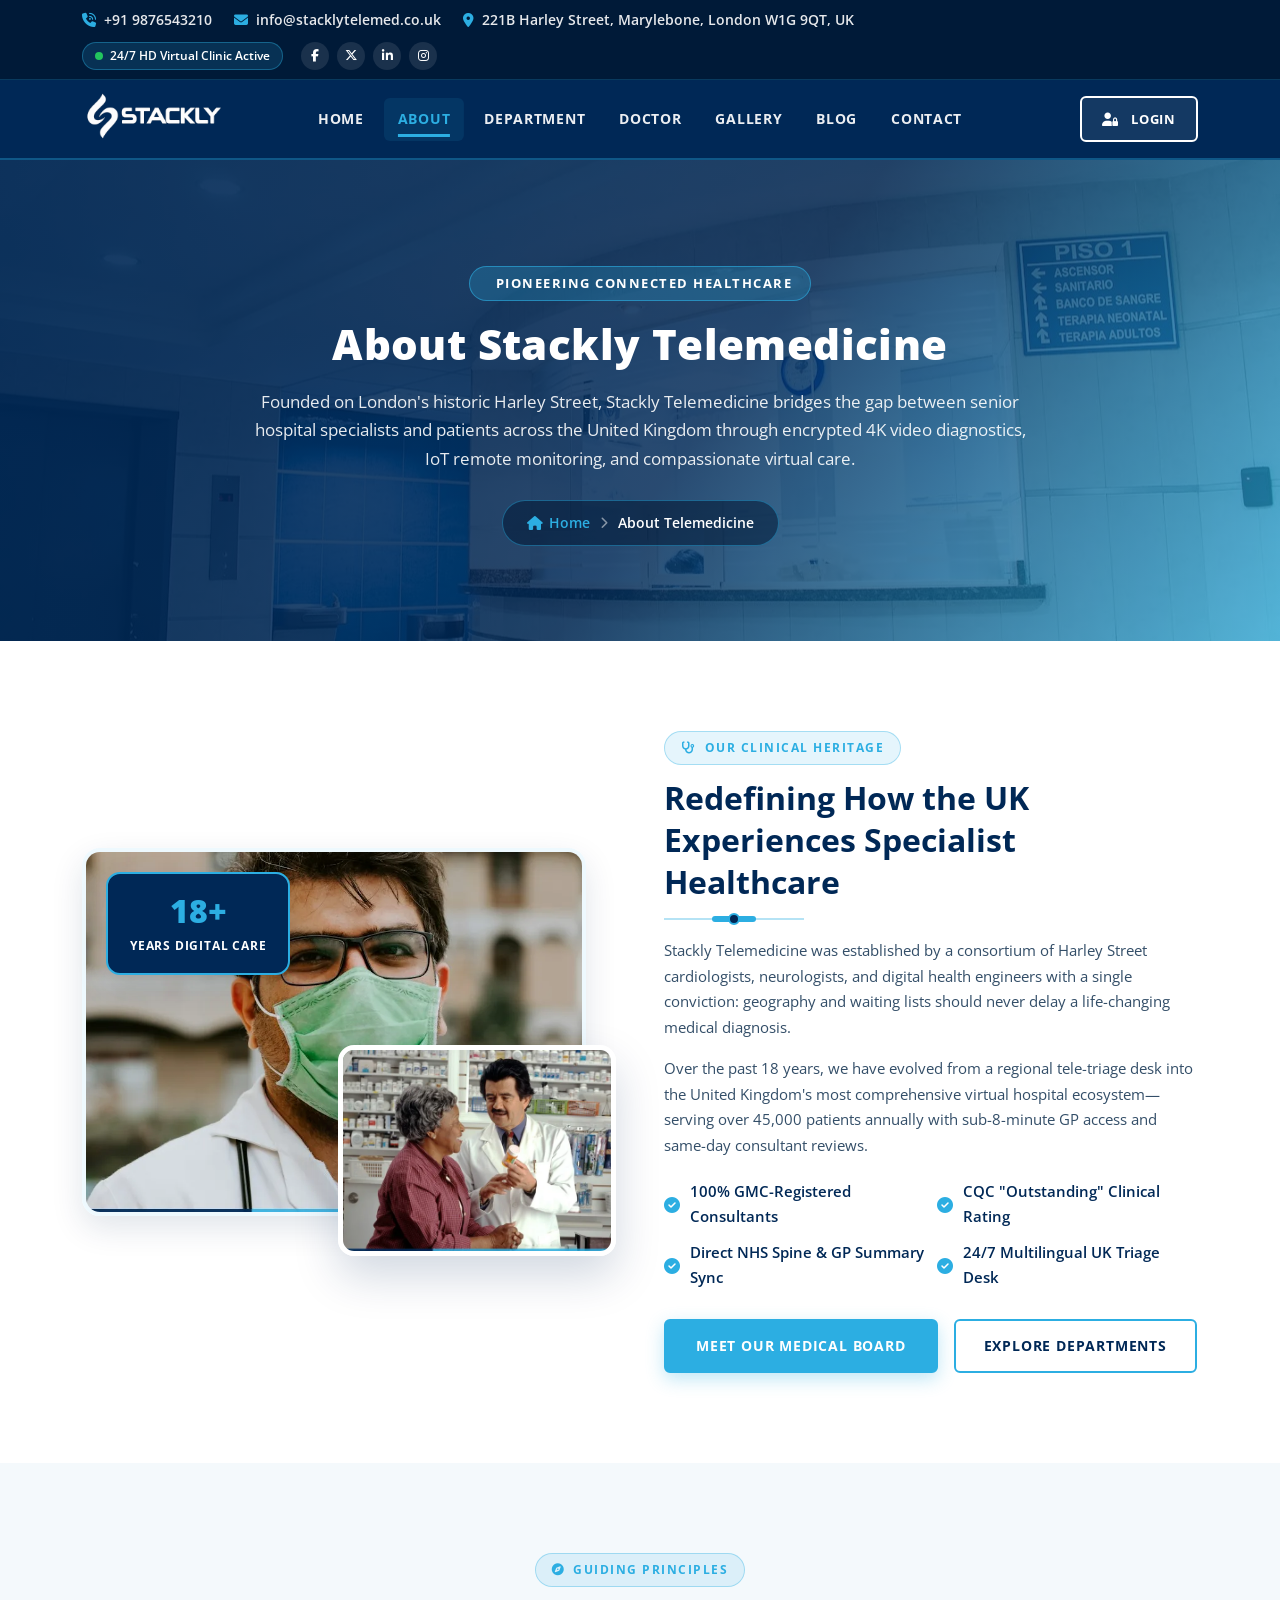
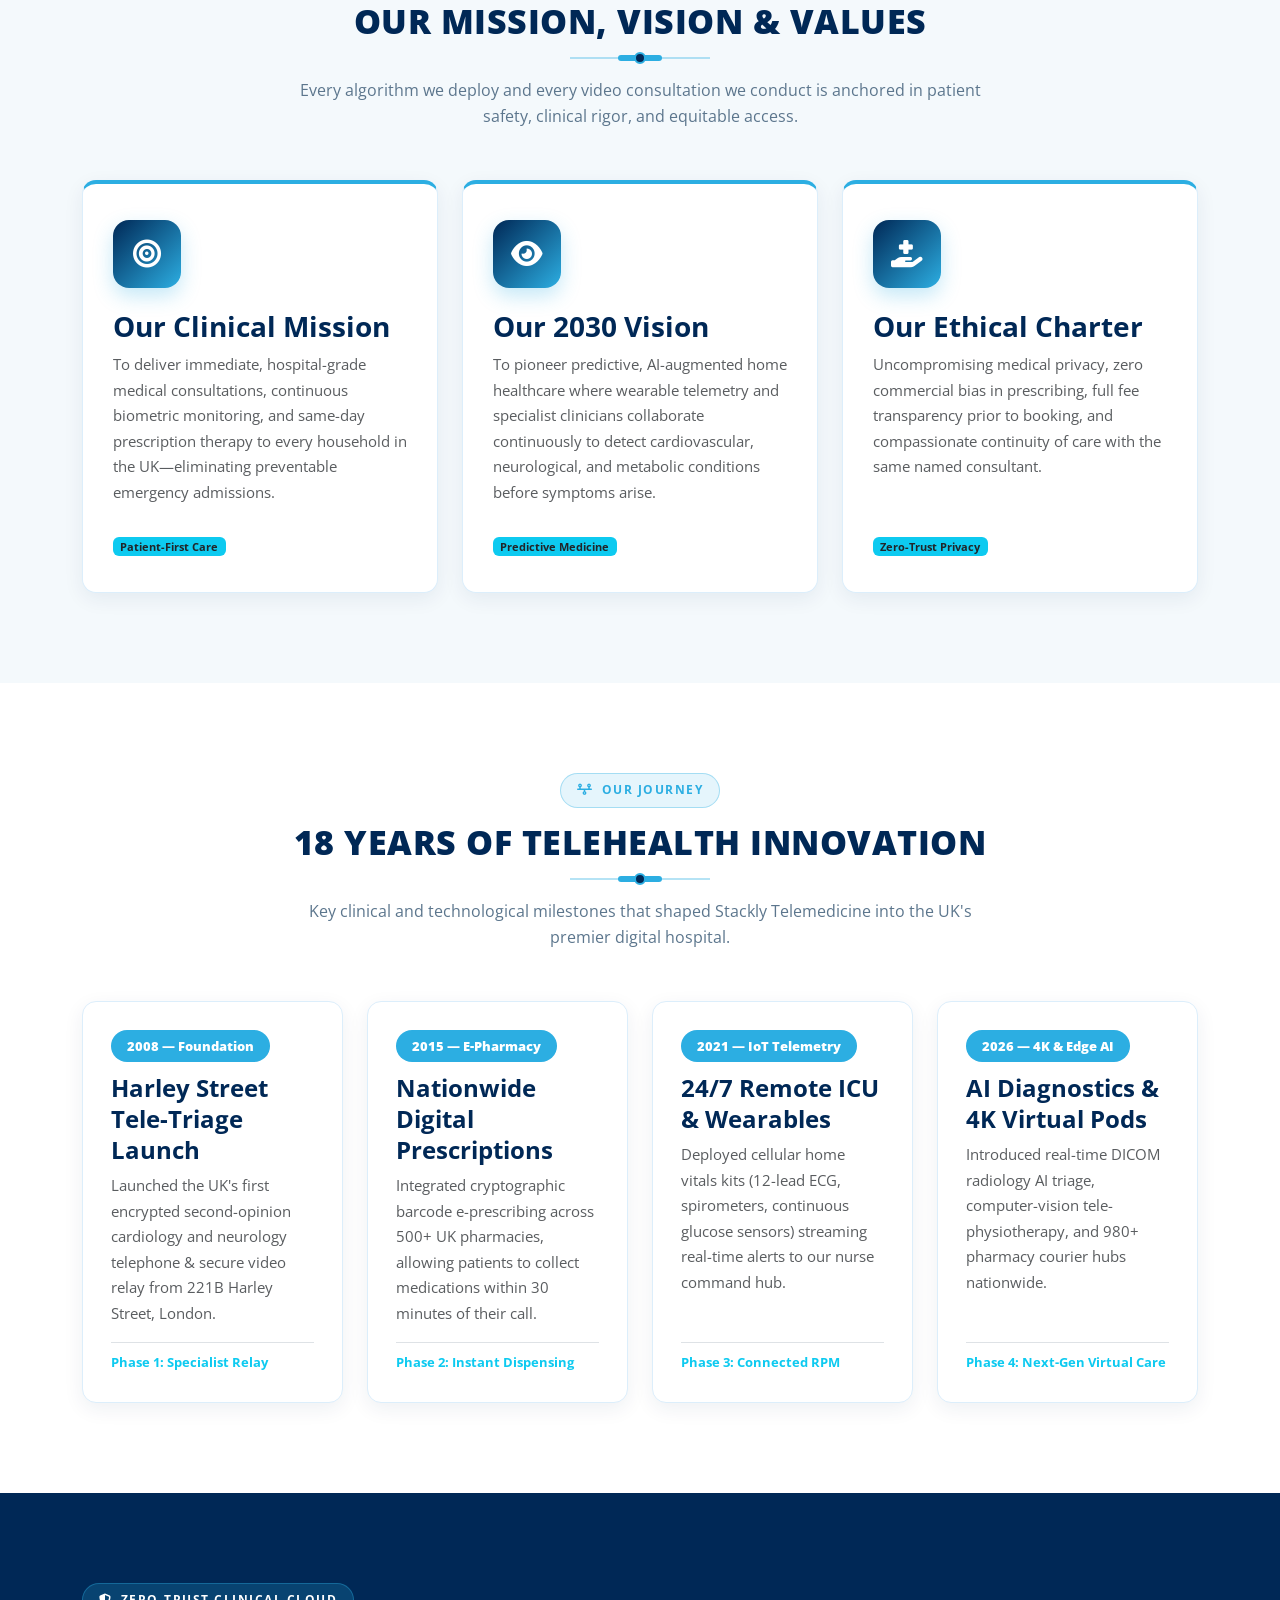
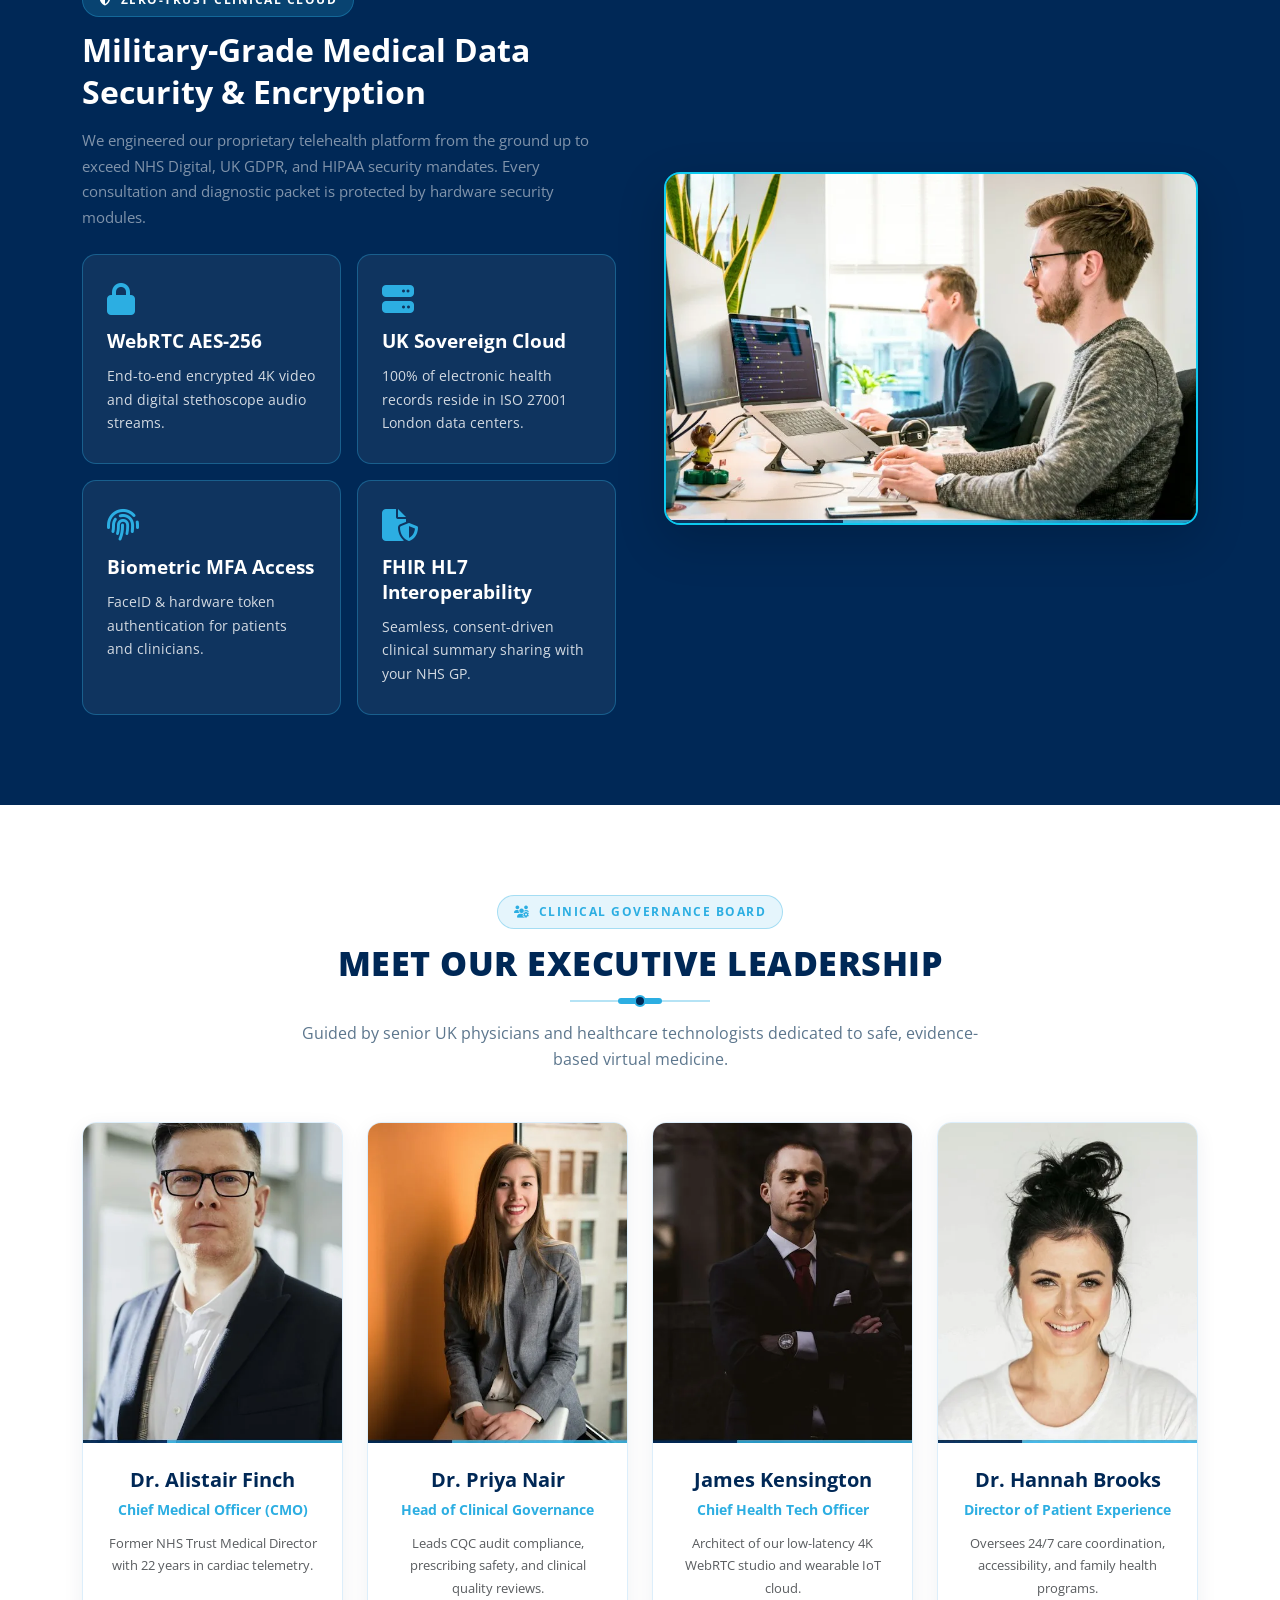
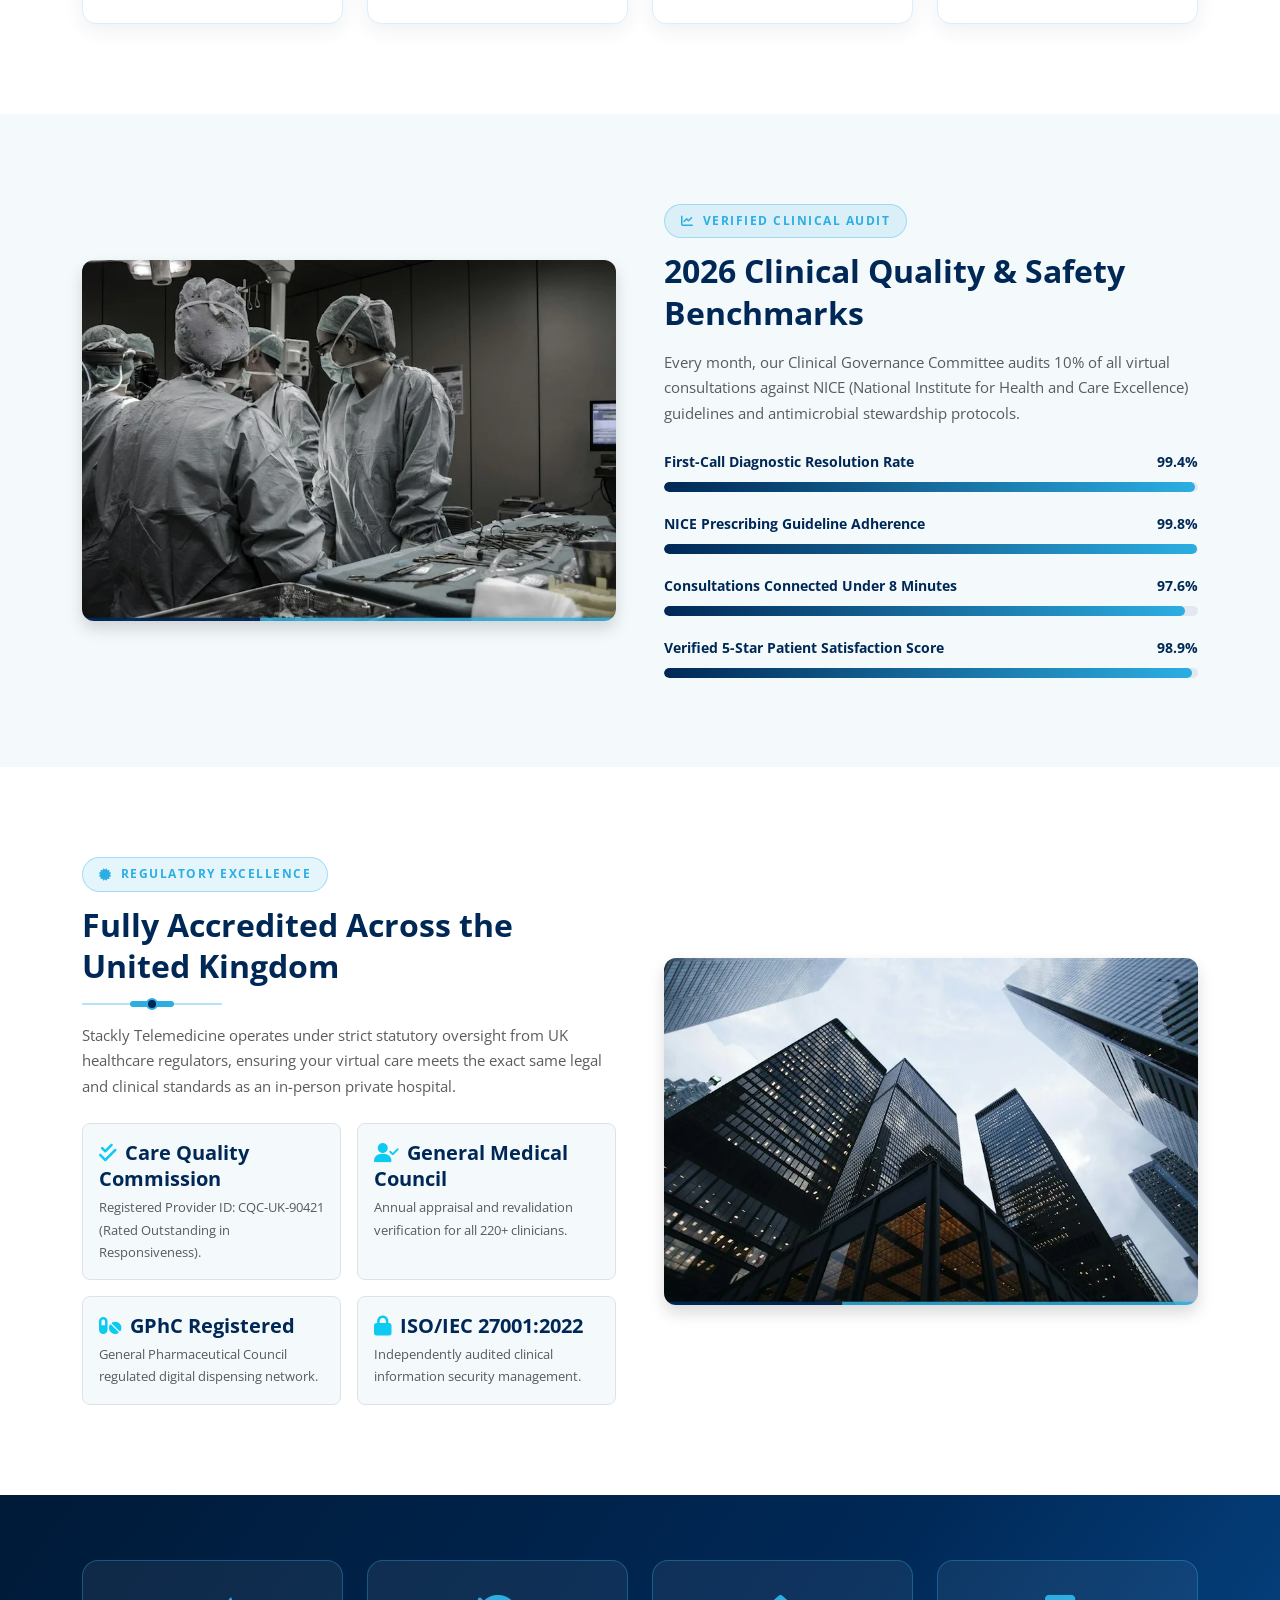
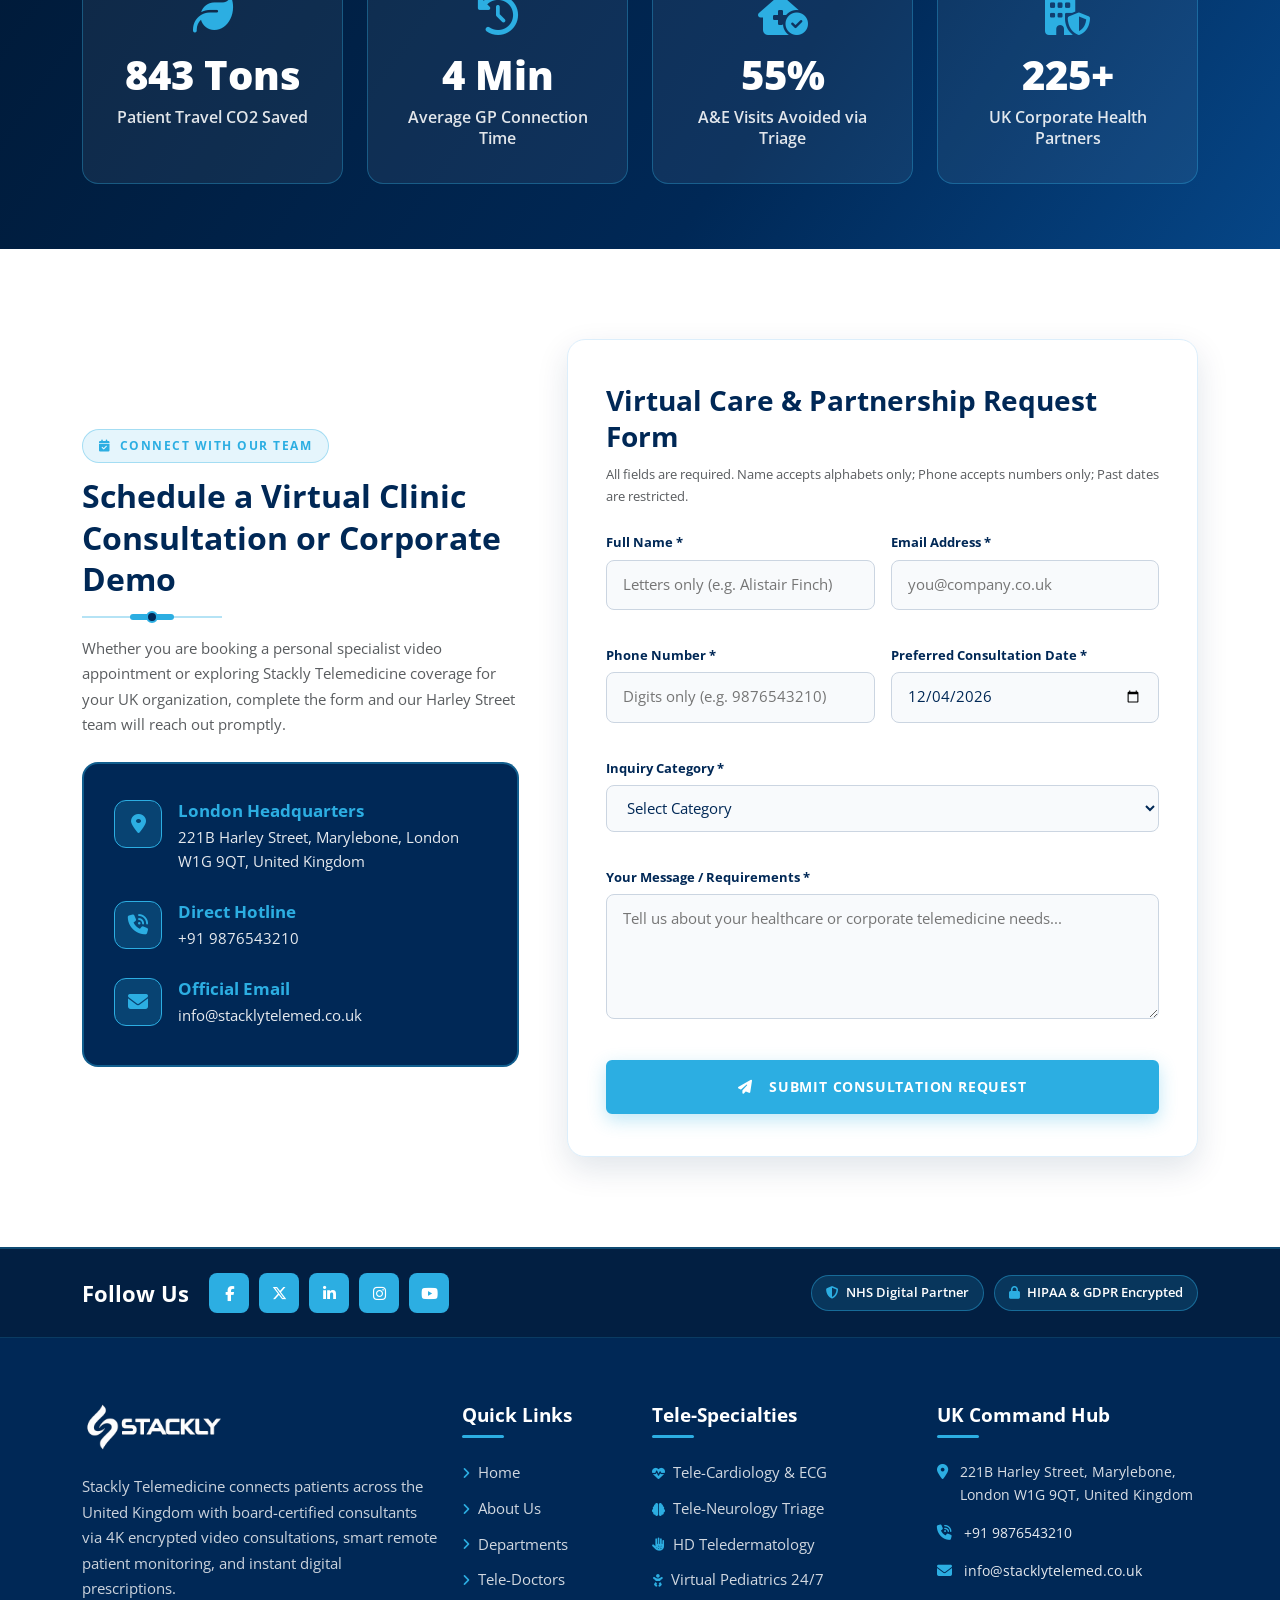
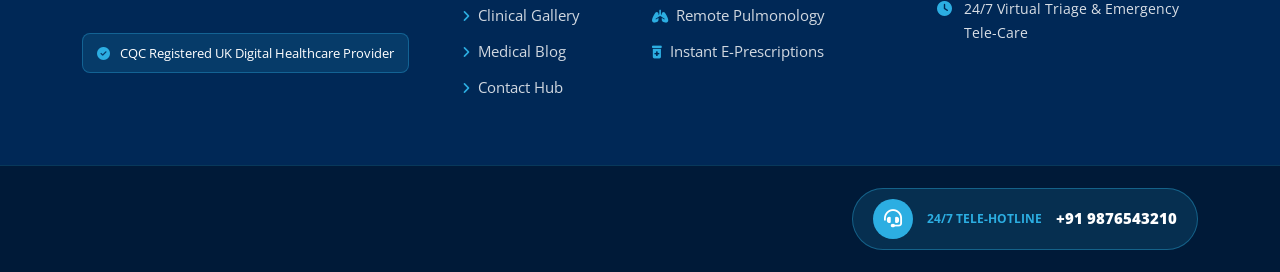
<file: pages/about.html>
<!doctype html>
<html lang="en">
  <head>
    <meta charset="UTF-8" />
    <meta name="viewport" content="width=device-width, initial-scale=1.0" />
    <title>About Us | Stackly Telemedicine UK Virtual Healthcare Network</title>
    <meta
      name="description"
      content="Learn how Stackly Telemedicine is transforming UK healthcare through CQC-regulated 4K virtual clinics, remote patient monitoring, and Harley Street medical governance."
    />
    <link
      rel="icon"
      type="image/webp"
      href="../assets/images/logoStackly.webp"
    />
    <link
      rel="shortcut icon"
      type="image/webp"
      href="../assets/images/logoStackly.webp"
    />
    <link rel="apple-touch-icon" href="../assets/images/logoStackly.webp" />

    <link rel="preconnect" href="https://fonts.googleapis.com" />
    <link rel="preconnect" href="https://fonts.gstatic.com" crossorigin />
    <link
      href="https://fonts.googleapis.com/css2?family=Open+Sans:ital,wght@0,400;0,500;0,600;0,700;0,800;1,400&display=swap"
      rel="stylesheet"
    />

    <link
      href="https://cdn.jsdelivr.net/npm/bootstrap@5.3.3/dist/css/bootstrap.min.css"
      rel="stylesheet"
    />
    <link
      rel="stylesheet"
      href="https://cdnjs.cloudflare.com/ajax/libs/font-awesome/6.5.2/css/all.min.css"
    />
    <link
      rel="stylesheet"
      href="https://cdn.jsdelivr.net/npm/bootstrap-icons@1.11.3/font/bootstrap-icons.min.css"
    />

    <link rel="stylesheet" href="../assets/css/styles.css" />
    <link rel="stylesheet" href="../assets/css/about.css" />
  </head>
  <body>
    <!-- Common Header Component -->
    <div id="header-placeholder"></div>

    <main>
      <!-- ==================================================================
             SECTION 1: Common Page Banner & Breadcrumbs (Requirement 7)
             ================================================================== -->
      <section
        data-reveal="fade-up"
        class="tm-page-banner"
        style="
          background-image: url(&quot;../assets/images/about/banner-bg.webp&quot;);
        "
      >
        <div class="container">
          <div class="tm-page-banner-content">
            <span class="tm-page-banner-badge"
              ><i class="fa-solid fa-DNA"></i> Pioneering Connected
              Healthcare</span
            >
            <h1>About Stackly Telemedicine</h1>
            <p>
              Founded on London's historic Harley Street, Stackly Telemedicine
              bridges the gap between senior hospital specialists and patients
              across the United Kingdom through encrypted 4K video diagnostics,
              IoT remote monitoring, and compassionate virtual care.
            </p>
            <nav aria-label="breadcrumb">
              <div class="tm-breadcrumb">
                <a href="../index.html"
                  ><i class="fa-solid fa-house"></i> Home</a
                >
                <span class="sep"
                  ><i class="fa-solid fa-chevron-right"></i
                ></span>
                <span class="current">About Telemedicine</span>
              </div>
            </nav>
          </div>
        </div>
      </section>

      <!-- ==================================================================
             SECTION 2: Our Founding Story & Digital Care Philosophy
             ================================================================== -->
      <section data-reveal="fade-up" class="tm-section-pad" id="our-story">
        <div class="container">
          <div class="row g-5 align-items-center">
            <div class="col-lg-6">
              <div class="about-story-collage">
                <div class="about-story-main-img">
                  <img
                    src="../assets/images/about/story-main.webp"
                    alt="Stackly Telemedicine UK Founding Clinical Team"
                  />
                </div>
                <div class="about-story-sub-img">
                  <img
                    src="../assets/images/about/story-sub.webp"
                    alt="Virtual Patient Consultation Interface"
                  />
                </div>
                <div class="about-exp-badge">
                  <h3>18+</h3>
                  <span>Years Digital Care</span>
                </div>
              </div>
            </div>
            <div class="col-lg-6">
              <span class="tm-section-badge"
                ><i class="fa-solid fa-stethoscope"></i> Our Clinical
                Heritage</span
              >
              <h2 class="fw-bold mb-3">
                Redefining How the UK Experiences Specialist Healthcare
              </h2>
              <div class="tm-section-seperator ms-0"><span></span></div>
              <p>
                Stackly Telemedicine was established by a consortium of Harley
                Street cardiologists, neurologists, and digital health engineers
                with a single conviction: geography and waiting lists should
                never delay a life-changing medical diagnosis.
              </p>
              <p>
                Over the past 18 years, we have evolved from a regional
                tele-triage desk into the United Kingdom's most comprehensive
                virtual hospital ecosystem—serving over 45,000 patients annually
                with sub-8-minute GP access and same-day consultant reviews.
              </p>
              <ul class="tm-about-feature-list">
                <li>
                  <i class="fa-solid fa-circle-check"></i> 100% GMC-Registered
                  Consultants
                </li>
                <li>
                  <i class="fa-solid fa-circle-check"></i> CQC "Outstanding"
                  Clinical Rating
                </li>
                <li>
                  <i class="fa-solid fa-circle-check"></i> Direct NHS Spine
                  &amp; GP Summary Sync
                </li>
                <li>
                  <i class="fa-solid fa-circle-check"></i> 24/7 Multilingual UK
                  Triage Desk
                </li>
              </ul>
              <div class="d-flex flex-wrap gap-3 mt-4">
                <a href="#" class="tm-btn1">MEET OUR MEDICAL BOARD</a>
                <a href="#" class="tm-btn-outline">EXPLORE DEPARTMENTS</a>
              </div>
            </div>
          </div>
        </div>
      </section>

      <!-- ==================================================================
             SECTION 3: Mission, Vision & Core Clinical Values
             ================================================================== -->
      <section
        data-reveal="fade-up"
        class="tm-section-pad tm-gray-bg"
        id="mission-vision"
      >
        <div class="container">
          <div class="tm-section-heading text-center">
            <span class="tm-section-badge"
              ><i class="fa-solid fa-compass"></i> Guiding Principles</span
            >
            <h2>Our Mission, Vision &amp; Values</h2>
            <div class="tm-section-seperator"><span></span></div>
            <p>
              Every algorithm we deploy and every video consultation we conduct
              is anchored in patient safety, clinical rigor, and equitable
              access.
            </p>
          </div>

          <div class="row g-4">
            <div class="col-lg-4 col-md-6">
              <div class="tm-card mvv-card">
                <div>
                  <div class="mvv-icon-wrap">
                    <i class="fa-solid fa-bullseye"></i>
                  </div>
                  <h3>Our Clinical Mission</h3>
                  <p class="text-muted">
                    To deliver immediate, hospital-grade medical consultations,
                    continuous biometric monitoring, and same-day prescription
                    therapy to every household in the UK—eliminating preventable
                    emergency admissions.
                  </p>
                </div>
                <span class="badge bg-info text-dark align-self-start mt-3"
                  >Patient-First Care</span
                >
              </div>
            </div>
            <div class="col-lg-4 col-md-6">
              <div class="tm-card mvv-card">
                <div>
                  <div class="mvv-icon-wrap">
                    <i class="fa-solid fa-eye"></i>
                  </div>
                  <h3>Our 2030 Vision</h3>
                  <p class="text-muted">
                    To pioneer predictive, AI-augmented home healthcare where
                    wearable telemetry and specialist clinicians collaborate
                    continuously to detect cardiovascular, neurological, and
                    metabolic conditions before symptoms arise.
                  </p>
                </div>
                <span class="badge bg-info text-dark align-self-start mt-3"
                  >Predictive Medicine</span
                >
              </div>
            </div>
            <div class="col-lg-4 col-md-12">
              <div class="tm-card mvv-card">
                <div>
                  <div class="mvv-icon-wrap">
                    <i class="fa-solid fa-hand-holding-medical"></i>
                  </div>
                  <h3>Our Ethical Charter</h3>
                  <p class="text-muted">
                    Uncompromising medical privacy, zero commercial bias in
                    prescribing, full fee transparency prior to booking, and
                    compassionate continuity of care with the same named
                    consultant.
                  </p>
                </div>
                <span class="badge bg-info text-dark align-self-start mt-3"
                  >Zero-Trust Privacy</span
                >
              </div>
            </div>
          </div>
        </div>
      </section>

      <!-- ==================================================================
             SECTION 4: Evolution of Stackly Telemedicine (Timeline)
             ================================================================== -->
      <section
        data-reveal="fade-up"
        class="tm-section-pad"
        id="evolution-timeline"
      >
        <div class="container">
          <div class="tm-section-heading text-center">
            <span class="tm-section-badge"
              ><i class="fa-solid fa-timeline"></i> Our Journey</span
            >
            <h2>18 Years of Telehealth Innovation</h2>
            <div class="tm-section-seperator"><span></span></div>
            <p>
              Key clinical and technological milestones that shaped Stackly
              Telemedicine into the UK's premier digital hospital.
            </p>
          </div>

          <div class="row g-4">
            <div class="col-lg-3 col-md-6">
              <div
                class="timeline-card h-100 d-flex flex-column justify-content-between"
              >
                <div>
                  <span class="timeline-year-badge">2008 — Foundation</span>
                  <h4>Harley Street Tele-Triage Launch</h4>
                  <p class="text-muted mb-0">
                    Launched the UK's first encrypted second-opinion cardiology
                    and neurology telephone &amp; secure video relay from 221B
                    Harley Street, London.
                  </p>
                </div>
                <div class="mt-3 pt-2 border-top small fw-bold text-info">
                  Phase 1: Specialist Relay
                </div>
              </div>
            </div>
            <div class="col-lg-3 col-md-6">
              <div
                class="timeline-card h-100 d-flex flex-column justify-content-between"
              >
                <div>
                  <span class="timeline-year-badge">2015 — E-Pharmacy</span>
                  <h4>Nationwide Digital Prescriptions</h4>
                  <p class="text-muted mb-0">
                    Integrated cryptographic barcode e-prescribing across 500+
                    UK pharmacies, allowing patients to collect medications
                    within 30 minutes of their call.
                  </p>
                </div>
                <div class="mt-3 pt-2 border-top small fw-bold text-info">
                  Phase 2: Instant Dispensing
                </div>
              </div>
            </div>
            <div class="col-lg-3 col-md-6">
              <div
                class="timeline-card h-100 d-flex flex-column justify-content-between"
              >
                <div>
                  <span class="timeline-year-badge">2021 — IoT Telemetry</span>
                  <h4>24/7 Remote ICU &amp; Wearables</h4>
                  <p class="text-muted mb-0">
                    Deployed cellular home vitals kits (12-lead ECG,
                    spirometers, continuous glucose sensors) streaming real-time
                    alerts to our nurse command hub.
                  </p>
                </div>
                <div class="mt-3 pt-2 border-top small fw-bold text-info">
                  Phase 3: Connected RPM
                </div>
              </div>
            </div>
            <div class="col-lg-3 col-md-6">
              <div
                class="timeline-card h-100 d-flex flex-column justify-content-between"
              >
                <div>
                  <span class="timeline-year-badge"
                    >2026 — 4K &amp; Edge AI</span
                  >
                  <h4>AI Diagnostics &amp; 4K Virtual Pods</h4>
                  <p class="text-muted mb-0">
                    Introduced real-time DICOM radiology AI triage,
                    computer-vision tele-physiotherapy, and 980+ pharmacy
                    courier hubs nationwide.
                  </p>
                </div>
                <div class="mt-3 pt-2 border-top small fw-bold text-info">
                  Phase 4: Next-Gen Virtual Care
                </div>
              </div>
            </div>
          </div>
        </div>
      </section>

      <!-- ==================================================================
             SECTION 5: Proprietary Telehealth Cloud & Security Architecture
             ================================================================== -->
      <section
        data-reveal="fade-up"
        class="tm-section-pad tm-dark-bg"
        id="security-architecture"
      >
        <div class="container">
          <div class="row g-5 align-items-center">
            <div class="col-lg-6">
              <span class="tm-section-badge"
                ><i class="fa-solid fa-shield-halved"></i> Zero-Trust Clinical
                Cloud</span
              >
              <h2 class="text-white fw-bold mb-3">
                Military-Grade Medical Data Security &amp; Encryption
              </h2>
              <p class="text-white-50 mb-4">
                We engineered our proprietary telehealth platform from the
                ground up to exceed NHS Digital, UK GDPR, and HIPAA security
                mandates. Every consultation and diagnostic packet is protected
                by hardware security modules.
              </p>
              <div class="row g-3">
                <div class="col-sm-6">
                  <div class="security-pillar-card">
                    <i class="fa-solid fa-lock"></i>
                    <h4>WebRTC AES-256</h4>
                    <p>
                      End-to-end encrypted 4K video and digital stethoscope
                      audio streams.
                    </p>
                  </div>
                </div>
                <div class="col-sm-6">
                  <div class="security-pillar-card">
                    <i class="fa-solid fa-server"></i>
                    <h4>UK Sovereign Cloud</h4>
                    <p>
                      100% of electronic health records reside in ISO 27001
                      London data centers.
                    </p>
                  </div>
                </div>
                <div class="col-sm-6">
                  <div class="security-pillar-card">
                    <i class="fa-solid fa-fingerprint"></i>
                    <h4>Biometric MFA Access</h4>
                    <p>
                      FaceID &amp; hardware token authentication for patients
                      and clinicians.
                    </p>
                  </div>
                </div>
                <div class="col-sm-6">
                  <div class="security-pillar-card">
                    <i class="fa-solid fa-file-shield"></i>
                    <h4>FHIR HL7 Interoperability</h4>
                    <p>
                      Seamless, consent-driven clinical summary sharing with
                      your NHS GP.
                    </p>
                  </div>
                </div>
              </div>
            </div>
            <div class="col-lg-6">
              <div
                class="tm-img-zoom-wrap border border-2 border-info rounded-4 shadow-lg"
              >
                <img
                  src="../assets/images/about/tech-platform.webp"
                  alt="Encrypted Cloud Health Architecture"
                />
              </div>
            </div>
          </div>
        </div>
      </section>

      <!-- ==================================================================
             SECTION 6: Executive Clinical & Technology Leadership Board
             ================================================================== -->
      <section
        data-reveal="fade-up"
        class="tm-section-pad"
        id="executive-board"
      >
        <div class="container">
          <div class="tm-section-heading text-center">
            <span class="tm-section-badge"
              ><i class="fa-solid fa-users-gear"></i> Clinical Governance
              Board</span
            >
            <h2>Meet Our Executive Leadership</h2>
            <div class="tm-section-seperator"><span></span></div>
            <p>
              Guided by senior UK physicians and healthcare technologists
              dedicated to safe, evidence-based virtual medicine.
            </p>
          </div>

          <div class="row g-4">
            <div class="col-lg-3 col-md-6">
              <div class="tm-team-member">
                <div class="tm-member-hover">
                  <div class="tm-member-thumb">
                    <img
                      src="../assets/images/about/exec-1.webp"
                      alt="Dr. Alistair Finch"
                    />
                  </div>
                  <div class="tm-member-social-btn-wrap">
                    <a
                      href="#"
                      rel="noopener noreferrer"
                      class="tm-social-btn"
                      aria-label="LinkedIn"
                      ><i class="fa-brands fa-linkedin-in"></i
                      ><i class="fa-brands fa-linkedin-in"></i
                    ></a>
                    <a
                      href="#"
                      rel="noopener noreferrer"
                      class="tm-social-btn"
                      aria-label="X (Twitter)"
                      ><i class="fa-brands fa-x-twitter"></i
                      ><i class="fa-brands fa-x-twitter"></i
                    ></a>
                  </div>
                </div>
                <div class="tm-member-meta text-center">
                  <div>
                    <h3 class="tm-member-name">
                      <a href="#">Dr. Alistair Finch</a>
                    </h3>
                    <span class="tm-member-speciality"
                      >Chief Medical Officer (CMO)</span
                    >
                    <p class="small text-muted mb-0">
                      Former NHS Trust Medical Director with 22 years in cardiac
                      telemetry.
                    </p>
                  </div>
                </div>
              </div>
            </div>

            <div class="col-lg-3 col-md-6">
              <div class="tm-team-member">
                <div class="tm-member-hover">
                  <div class="tm-member-thumb">
                    <img
                      src="../assets/images/about/exec-2.webp"
                      alt="Dr. Priya Nair"
                    />
                  </div>
                  <div class="tm-member-social-btn-wrap">
                    <a
                      href="#"
                      rel="noopener noreferrer"
                      class="tm-social-btn"
                      aria-label="LinkedIn"
                      ><i class="fa-brands fa-linkedin-in"></i
                      ><i class="fa-brands fa-linkedin-in"></i
                    ></a>
                    <a
                      href="#"
                      rel="noopener noreferrer"
                      class="tm-social-btn"
                      aria-label="X (Twitter)"
                      ><i class="fa-brands fa-x-twitter"></i
                      ><i class="fa-brands fa-x-twitter"></i
                    ></a>
                  </div>
                </div>
                <div class="tm-member-meta text-center">
                  <div>
                    <h3 class="tm-member-name">
                      <a href="#">Dr. Priya Nair</a>
                    </h3>
                    <span class="tm-member-speciality"
                      >Head of Clinical Governance</span
                    >
                    <p class="small text-muted mb-0">
                      Leads CQC audit compliance, prescribing safety, and
                      clinical quality reviews.
                    </p>
                  </div>
                </div>
              </div>
            </div>

            <div class="col-lg-3 col-md-6">
              <div class="tm-team-member">
                <div class="tm-member-hover">
                  <div class="tm-member-thumb">
                    <img
                      src="../assets/images/about/exec-3.webp"
                      alt="James Kensington"
                    />
                  </div>
                  <div class="tm-member-social-btn-wrap">
                    <a
                      href="#"
                      rel="noopener noreferrer"
                      class="tm-social-btn"
                      aria-label="LinkedIn"
                      ><i class="fa-brands fa-linkedin-in"></i
                      ><i class="fa-brands fa-linkedin-in"></i
                    ></a>
                    <a
                      href="#"
                      rel="noopener noreferrer"
                      class="tm-social-btn"
                      aria-label="X (Twitter)"
                      ><i class="fa-brands fa-x-twitter"></i
                      ><i class="fa-brands fa-x-twitter"></i
                    ></a>
                  </div>
                </div>
                <div class="tm-member-meta text-center">
                  <div>
                    <h3 class="tm-member-name">
                      <a href="#">James Kensington</a>
                    </h3>
                    <span class="tm-member-speciality"
                      >Chief Health Tech Officer</span
                    >
                    <p class="small text-muted mb-0">
                      Architect of our low-latency 4K WebRTC studio and wearable
                      IoT cloud.
                    </p>
                  </div>
                </div>
              </div>
            </div>

            <div class="col-lg-3 col-md-6">
              <div class="tm-team-member">
                <div class="tm-member-hover">
                  <div class="tm-member-thumb">
                    <img
                      src="../assets/images/about/exec-4.webp"
                      alt="Dr. Hannah Brooks"
                    />
                  </div>
                  <div class="tm-member-social-btn-wrap">
                    <a
                      href="#"
                      rel="noopener noreferrer"
                      class="tm-social-btn"
                      aria-label="LinkedIn"
                      ><i class="fa-brands fa-linkedin-in"></i
                      ><i class="fa-brands fa-linkedin-in"></i
                    ></a>
                    <a
                      href="#"
                      rel="noopener noreferrer"
                      class="tm-social-btn"
                      aria-label="X (Twitter)"
                      ><i class="fa-brands fa-x-twitter"></i
                      ><i class="fa-brands fa-x-twitter"></i
                    ></a>
                  </div>
                </div>
                <div class="tm-member-meta text-center">
                  <div>
                    <h3 class="tm-member-name">
                      <a href="#">Dr. Hannah Brooks</a>
                    </h3>
                    <span class="tm-member-speciality"
                      >Director of Patient Experience</span
                    >
                    <p class="small text-muted mb-0">
                      Oversees 24/7 care coordination, accessibility, and family
                      health programs.
                    </p>
                  </div>
                </div>
              </div>
            </div>
          </div>
        </div>
      </section>

      <!-- ==================================================================
             SECTION 7: Clinical Governance & Quality Benchmarks
             ================================================================== -->
      <section
        data-reveal="fade-up"
        class="tm-section-pad tm-gray-bg"
        id="clinical-governance"
      >
        <div class="container">
          <div class="row g-5 align-items-center">
            <div class="col-lg-6">
              <div class="tm-img-zoom-wrap shadow">
                <img
                  src="../assets/images/about/mission-vision.webp"
                  alt="Clinical Quality and Governance"
                />
              </div>
            </div>
            <div class="col-lg-6">
              <span class="tm-section-badge"
                ><i class="fa-solid fa-chart-line"></i> Verified Clinical
                Audit</span
              >
              <h2 class="fw-bold mb-3">
                2026 Clinical Quality &amp; Safety Benchmarks
              </h2>
              <p class="text-muted mb-4">
                Every month, our Clinical Governance Committee audits 10% of all
                virtual consultations against NICE (National Institute for
                Health and Care Excellence) guidelines and antimicrobial
                stewardship protocols.
              </p>

              <div class="governance-progress-item">
                <div class="governance-progress-label">
                  <span>First-Call Diagnostic Resolution Rate</span>
                  <span>99.4%</span>
                </div>
                <div class="governance-progress-track">
                  <div
                    class="governance-progress-fill"
                    style="width: 99.4%"
                  ></div>
                </div>
              </div>

              <div class="governance-progress-item">
                <div class="governance-progress-label">
                  <span>NICE Prescribing Guideline Adherence</span>
                  <span>99.8%</span>
                </div>
                <div class="governance-progress-track">
                  <div
                    class="governance-progress-fill"
                    style="width: 99.8%"
                  ></div>
                </div>
              </div>

              <div class="governance-progress-item">
                <div class="governance-progress-label">
                  <span>Consultations Connected Under 8 Minutes</span>
                  <span>97.6%</span>
                </div>
                <div class="governance-progress-track">
                  <div
                    class="governance-progress-fill"
                    style="width: 97.6%"
                  ></div>
                </div>
              </div>

              <div class="governance-progress-item mb-0">
                <div class="governance-progress-label">
                  <span>Verified 5-Star Patient Satisfaction Score</span>
                  <span>98.9%</span>
                </div>
                <div class="governance-progress-track">
                  <div
                    class="governance-progress-fill"
                    style="width: 98.9%"
                  ></div>
                </div>
              </div>
            </div>
          </div>
        </div>
      </section>

      <!-- ==================================================================
             SECTION 8: UK Accreditations & Regulatory Compliance Hub
             ================================================================== -->
      <section data-reveal="fade-up" class="tm-section-pad" id="accreditations">
        <div class="container">
          <div class="row g-5 align-items-center">
            <div class="col-lg-6">
              <span class="tm-section-badge"
                ><i class="fa-solid fa-certificate"></i> Regulatory
                Excellence</span
              >
              <h2 class="fw-bold mb-3">
                Fully Accredited Across the United Kingdom
              </h2>
              <div class="tm-section-seperator ms-0"><span></span></div>
              <p class="text-muted mb-4">
                Stackly Telemedicine operates under strict statutory oversight
                from UK healthcare regulators, ensuring your virtual care meets
                the exact same legal and clinical standards as an in-person
                private hospital.
              </p>
              <div class="row g-3">
                <div class="col-sm-6">
                  <div class="p-3 border rounded-3 tm-gray-bg h-100">
                    <h5 class="mb-1">
                      <i class="fa-solid fa-check-double text-info me-2"></i
                      >Care Quality Commission
                    </h5>
                    <p class="small text-muted mb-0">
                      Registered Provider ID: CQC-UK-90421 (Rated Outstanding in
                      Responsiveness).
                    </p>
                  </div>
                </div>
                <div class="col-sm-6">
                  <div class="p-3 border rounded-3 tm-gray-bg h-100">
                    <h5 class="mb-1">
                      <i class="fa-solid fa-user-check text-info me-2"></i
                      >General Medical Council
                    </h5>
                    <p class="small text-muted mb-0">
                      Annual appraisal and revalidation verification for all
                      220+ clinicians.
                    </p>
                  </div>
                </div>
                <div class="col-sm-6">
                  <div class="p-3 border rounded-3 tm-gray-bg h-100">
                    <h5 class="mb-1">
                      <i class="fa-solid fa-pills text-info me-2"></i>GPhC
                      Registered
                    </h5>
                    <p class="small text-muted mb-0">
                      General Pharmaceutical Council regulated digital
                      dispensing network.
                    </p>
                  </div>
                </div>
                <div class="col-sm-6">
                  <div class="p-3 border rounded-3 tm-gray-bg h-100">
                    <h5 class="mb-1">
                      <i class="fa-solid fa-lock text-info me-2"></i>ISO/IEC
                      27001:2022
                    </h5>
                    <p class="small text-muted mb-0">
                      Independently audited clinical information security
                      management.
                    </p>
                  </div>
                </div>
              </div>
            </div>
            <div class="col-lg-6">
              <div class="tm-img-zoom-wrap shadow">
                <img
                  src="../assets/images/about/accreditation-hub.webp"
                  alt="London Telehealth Governance Hub"
                />
              </div>
            </div>
          </div>
        </div>
      </section>

      <!-- ==================================================================
             SECTION 9: National Impact & Sustainability Metrics
             ================================================================== -->
      <section
        data-reveal="fade-up"
        class="tm-section-pad-sm tm-fun-fact-wrap"
        id="sustainability-impact"
      >
        <div class="container">
          <div class="row g-4">
            <div class="col-lg-3 col-md-6">
              <div class="tm-fun-fact text-center">
                <i class="fa-solid fa-leaf"></i>
                <h2 class="tm-counter" data-target="1420" data-suffix=" Tons">
                  1,420 Tons
                </h2>
                <h3>Patient Travel CO2 Saved</h3>
              </div>
            </div>
            <div class="col-lg-3 col-md-6">
              <div class="tm-fun-fact text-center">
                <i class="fa-solid fa-clock-rotate-left"></i>
                <h2 class="tm-counter" data-target="8" data-suffix=" Min">
                  8 Min
                </h2>
                <h3>Average GP Connection Time</h3>
              </div>
            </div>
            <div class="col-lg-3 col-md-6">
              <div class="tm-fun-fact text-center">
                <i class="fa-solid fa-house-medical-circle-check"></i>
                <h2 class="tm-counter" data-target="94" data-suffix="%">94%</h2>
                <h3>A&amp;E Visits Avoided via Triage</h3>
              </div>
            </div>
            <div class="col-lg-3 col-md-6">
              <div class="tm-fun-fact text-center">
                <i class="fa-solid fa-building-shield"></i>
                <h2 class="tm-counter" data-target="380" data-suffix="+">
                  380+
                </h2>
                <h3>UK Corporate Health Partners</h3>
              </div>
            </div>
          </div>
        </div>
      </section>

      <!-- ==================================================================
             SECTION 10: Book a Corporate or Personal Virtual Care Demo (Validated Form)
             ================================================================== -->
      <section
        data-reveal="fade-up"
        class="tm-section-pad"
        id="about-consult-form"
      >
        <div class="container">
          <div class="row g-5 align-items-center">
            <div class="col-lg-5">
              <span class="tm-section-badge"
                ><i class="fa-solid fa-calendar-check"></i> Connect With Our
                Team</span
              >
              <h2 class="fw-bold mb-3">
                Schedule a Virtual Clinic Consultation or Corporate Demo
              </h2>
              <div class="tm-section-seperator ms-0"><span></span></div>
              <p class="text-muted mb-4">
                Whether you are booking a personal specialist video appointment
                or exploring Stackly Telemedicine coverage for your UK
                organization, complete the form and our Harley Street team will
                reach out promptly.
              </p>
              <div class="tm-contact-info">
                <div class="tm-single-contact">
                  <i class="fa-solid fa-location-dot"></i>
                  <div>
                    <h3>London Headquarters</h3>
                    <p>
                      221B Harley Street, Marylebone, London W1G 9QT, United
                      Kingdom
                    </p>
                  </div>
                </div>
                <div class="tm-single-contact">
                  <i class="fa-solid fa-phone-volume"></i>
                  <div>
                    <h3>Direct Hotline</h3>
                    <p><a href="#">+91 9876543210</a></p>
                  </div>
                </div>
                <div class="tm-single-contact">
                  <i class="fa-solid fa-envelope"></i>
                  <div>
                    <h3>Official Email</h3>
                    <p>
                      <a href="#">info@stacklytelemed.co.uk</a>
                    </p>
                  </div>
                </div>
              </div>
            </div>

            <div class="col-lg-7">
              <div class="tm-appointment-box">
                <h3 class="mb-2">
                  Virtual Care &amp; Partnership Request Form
                </h3>
                <p class="text-muted small mb-4">
                  All fields are required. Name accepts alphabets only; Phone
                  accepts numbers only; Past dates are restricted.
                </p>
                <form
                  id="about-page-form"
                  data-success-msg="Request Confirmed! Our London clinical coordinator (+91 9876543210) will contact you on your selected date."
                >
                  <div class="tm-form-alert" role="alert"></div>
                  <div class="row g-3">
                    <div class="col-md-6">
                      <div class="tm-form-field">
                        <label for="about-name" class="tm-form-label"
                          >Full Name *</label
                        >
                        <input
                          type="text"
                          id="about-name"
                          name="uname"
                          class="tm-form-control"
                          data-validate="name"
                          maxlength="16"
                          placeholder="Letters only (e.g. Alistair Finch)"
                          autocomplete="name"
                          required
                        />
                      </div>
                    </div>
                    <div class="col-md-6">
                      <div class="tm-form-field">
                        <label for="about-email" class="tm-form-label"
                          >Email Address *</label
                        >
                        <input
                          type="email"
                          id="about-email"
                          name="uemail"
                          class="tm-form-control"
                          placeholder="you@company.co.uk"
                          autocomplete="email"
                          required
                        />
                      </div>
                    </div>
                    <div class="col-md-6">
                      <div class="tm-form-field">
                        <label for="about-phone" class="tm-form-label"
                          >Phone Number *</label
                        >
                        <input
                          type="tel"
                          id="about-phone"
                          name="unumber"
                          class="tm-form-control"
                          data-validate="phone"
                          minlength="10"
                          maxlength="10"
                          placeholder="Digits only (e.g. 9876543210)"
                          autocomplete="tel"
                          required
                        />
                      </div>
                    </div>
                    <div class="col-md-6">
                      <div class="tm-form-field">
                        <label for="about-date" class="tm-form-label"
                          >Preferred Consultation Date *</label
                        >
                        <input
                          type="date"
                          id="about-date"
                          name="udate"
                          class="tm-form-control"
                          data-validate="future-date"
                          required
                        />
                      </div>
                    </div>
                    <div class="col-12">
                      <div class="tm-form-field">
                        <label for="about-type" class="tm-form-label"
                          >Inquiry Category *</label
                        >
                        <select
                          id="about-type"
                          name="utype"
                          class="tm-form-control"
                          required
                        >
                          <option value="">Select Category</option>
                          <option value="personal-consult">
                            Personal Specialist Video Consultation
                          </option>
                          <option value="family-membership">
                            Family Care 365 Membership
                          </option>
                          <option value="corporate-telehealth">
                            Corporate Employee Telehealth Plan
                          </option>
                          <option value="rpm-kit">
                            Remote Patient Monitoring (RPM) Device Kit
                          </option>
                        </select>
                      </div>
                    </div>
                    <div class="col-12">
                      <div class="tm-form-field">
                        <label for="about-msg" class="tm-form-label"
                          >Your Message / Requirements *</label
                        >
                        <textarea
                          id="about-msg"
                          name="umsg"
                          rows="4"
                          class="tm-form-control"
                          placeholder="Tell us about your healthcare or corporate telemedicine needs..."
                          required
                        ></textarea>
                      </div>
                    </div>
                    <div class="col-12">
                      <button type="submit" class="tm-btn1 w-100">
                        <i class="fa-solid fa-paper-plane me-2"></i> SUBMIT
                        CONSULTATION REQUEST
                      </button>
                    </div>
                  </div>
                </form>
              </div>
            </div>
          </div>
        </div>
      </section>
    </main>

    <!-- Common Footer Component -->
    <div id="footer-placeholder"></div>

    <script src="https://cdn.jsdelivr.net/npm/bootstrap@5.3.3/dist/js/bootstrap.bundle.min.js"></script>
    <script src="../assets/js/script.js"></script>
  </body>
</html>
</file>
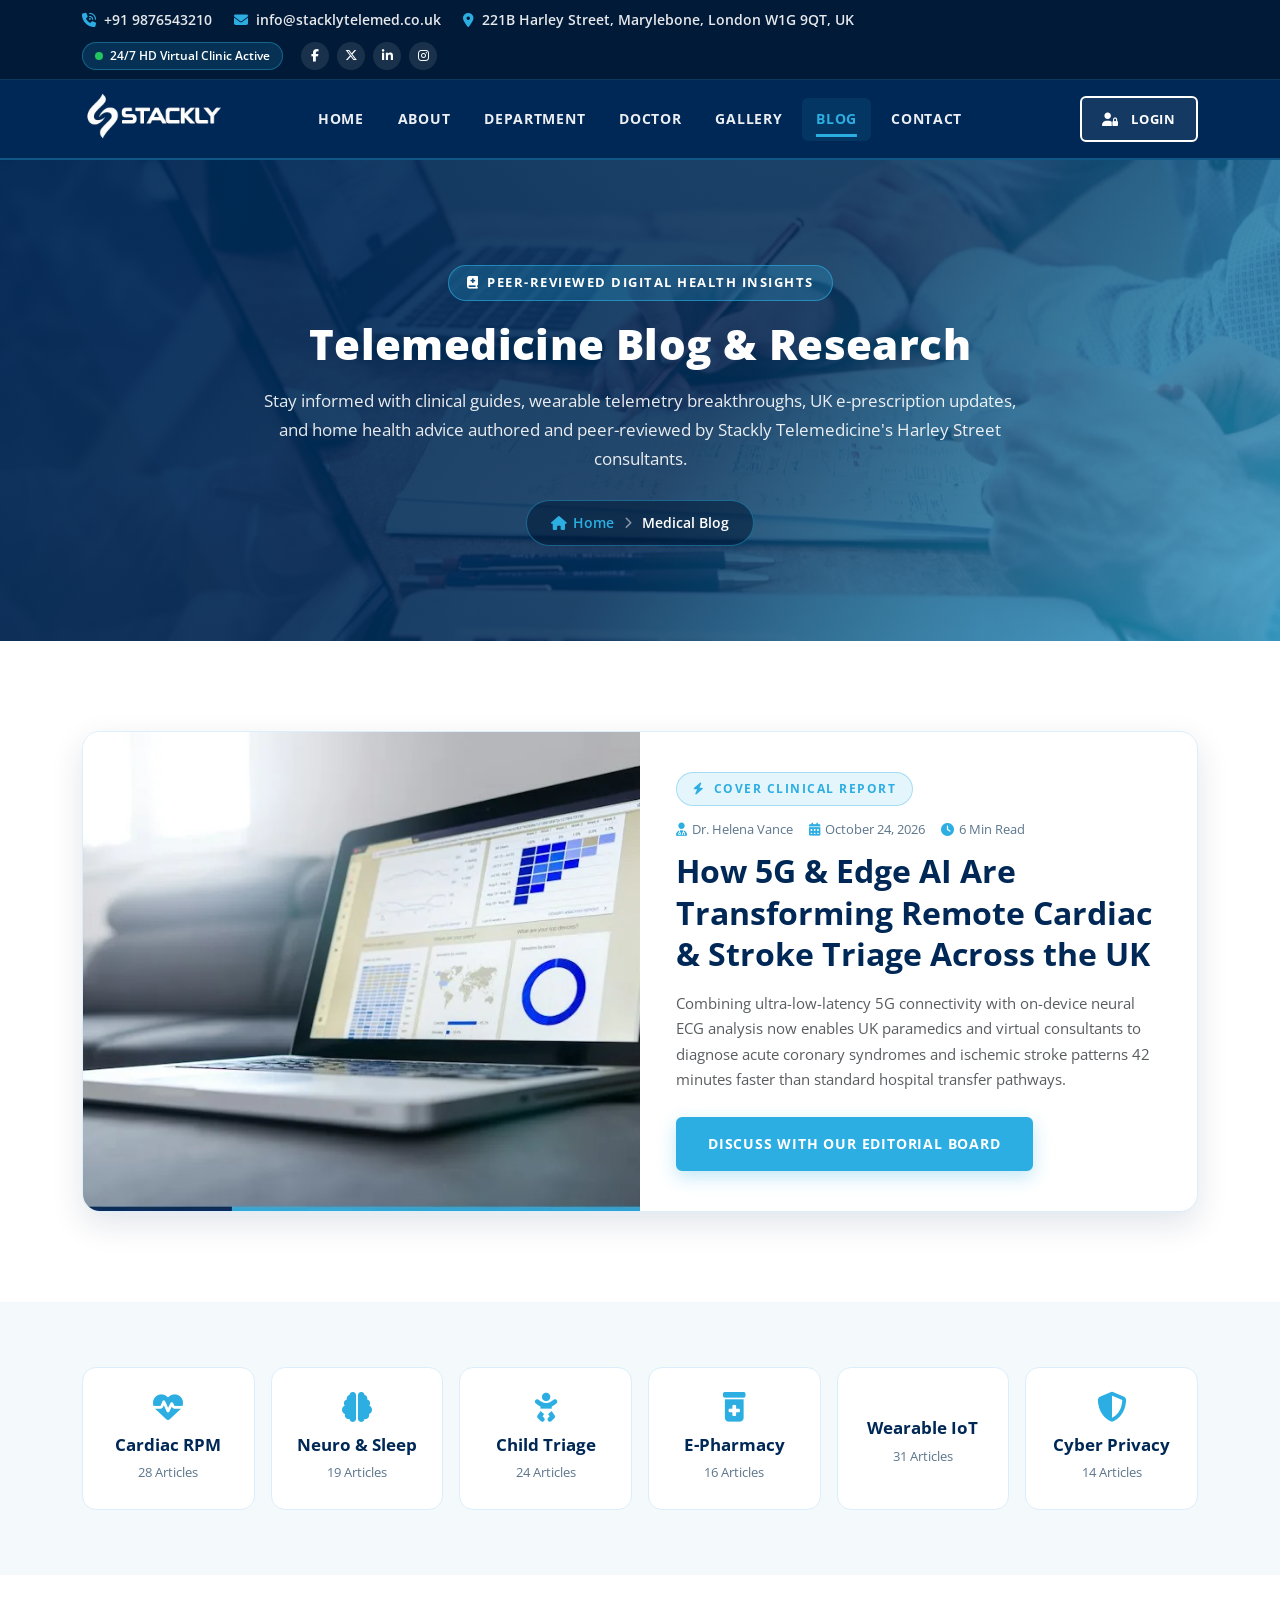
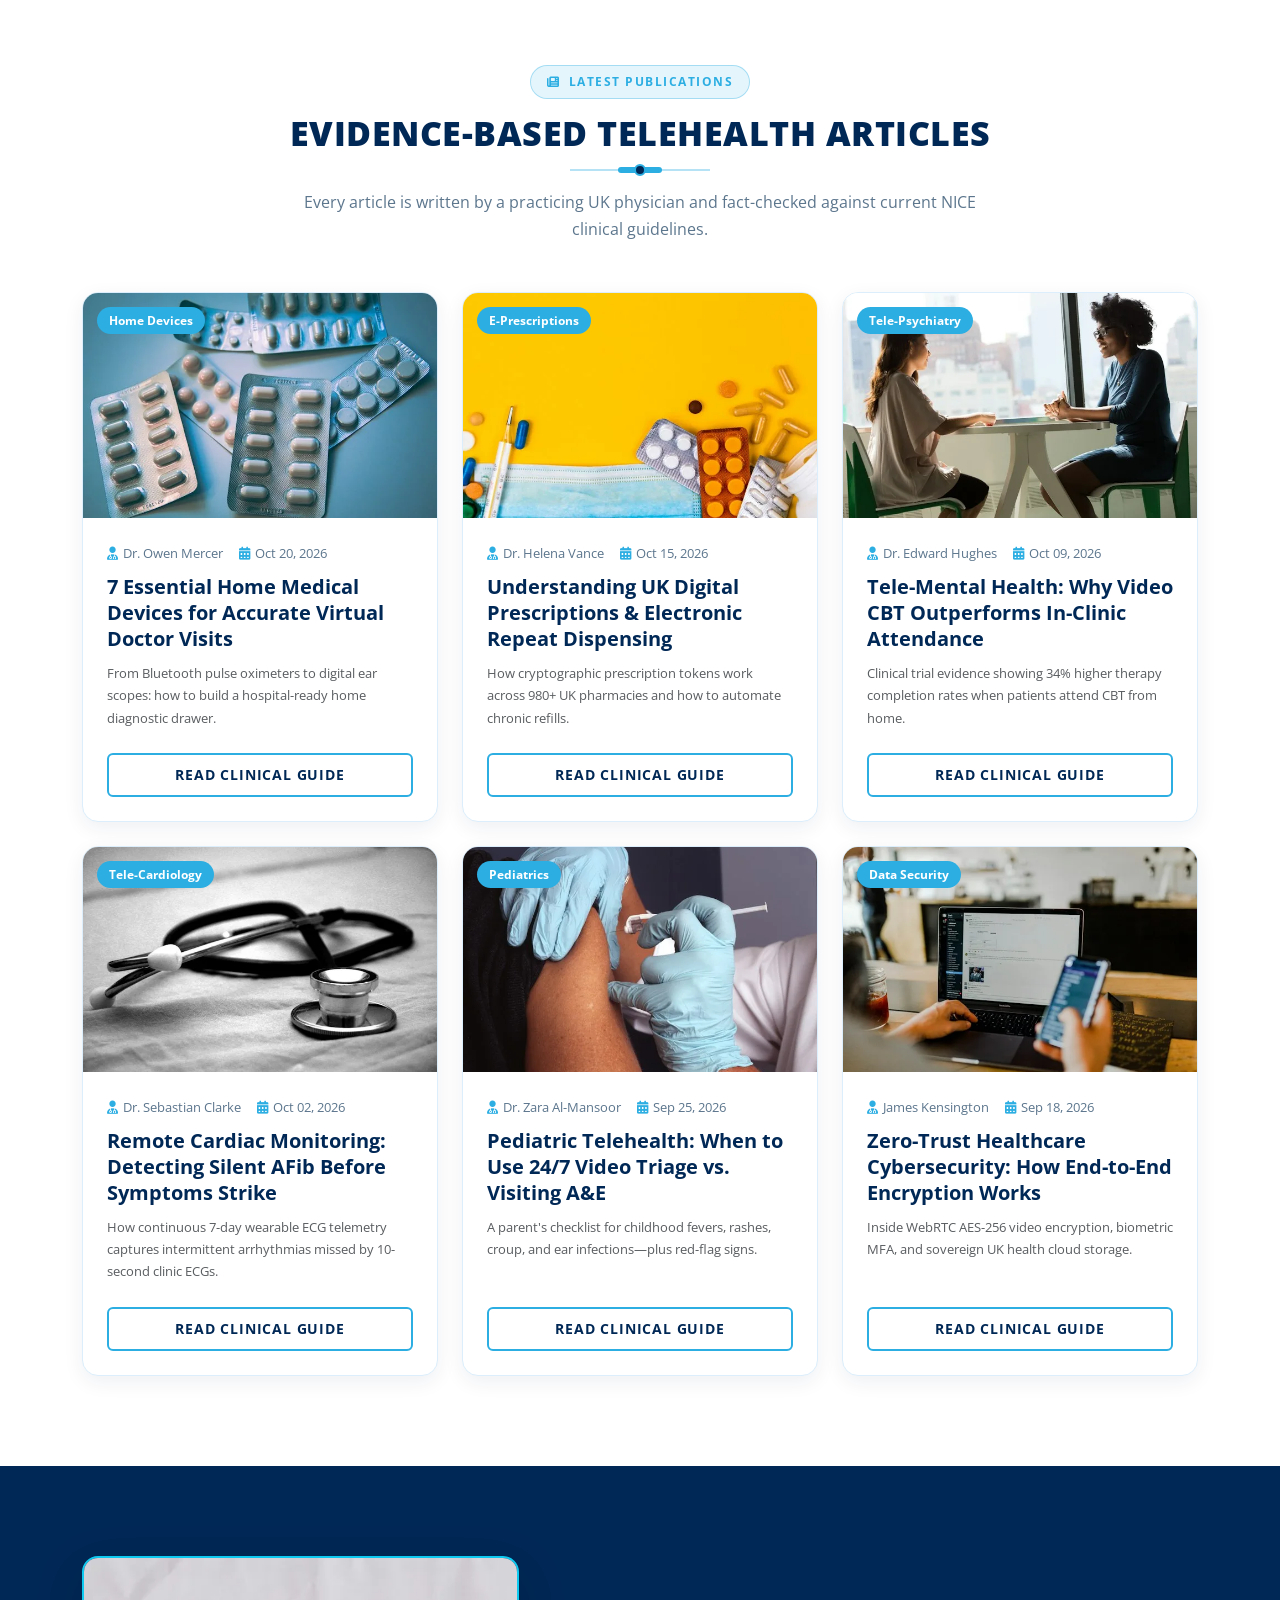
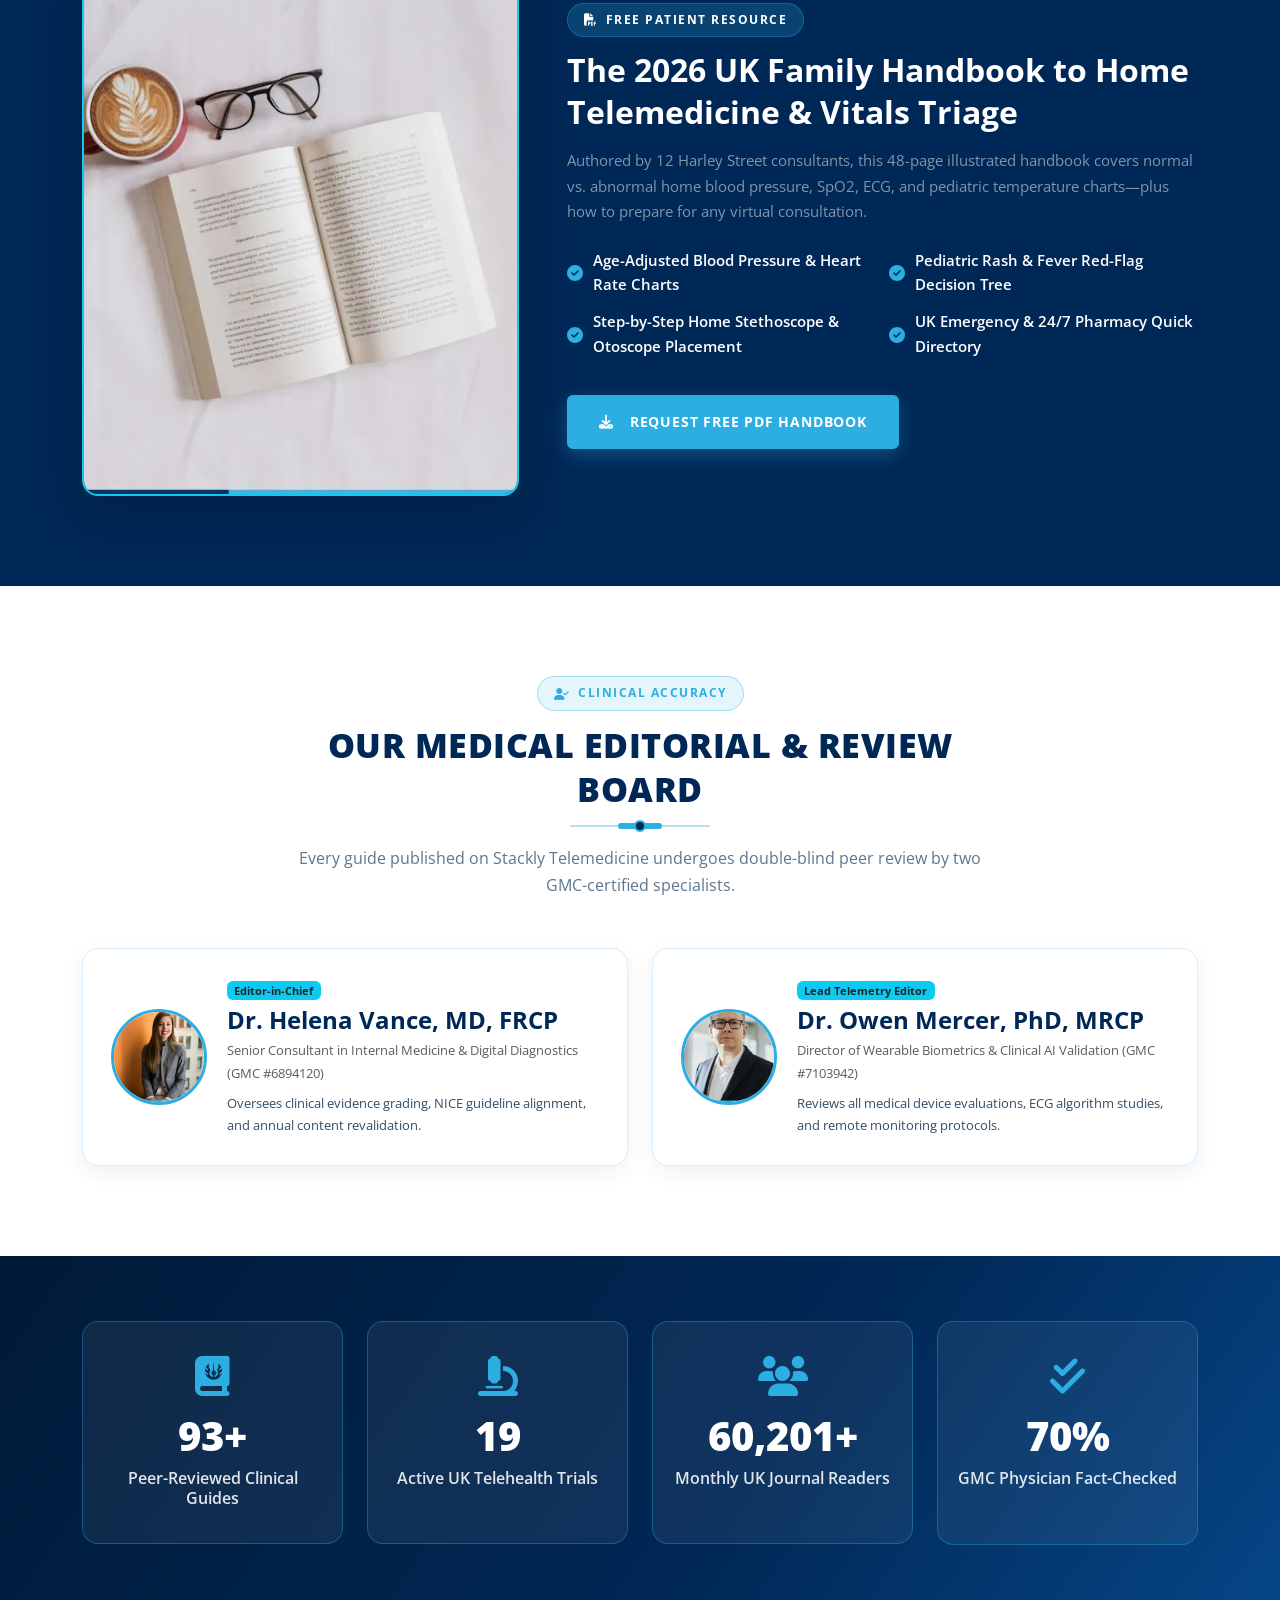
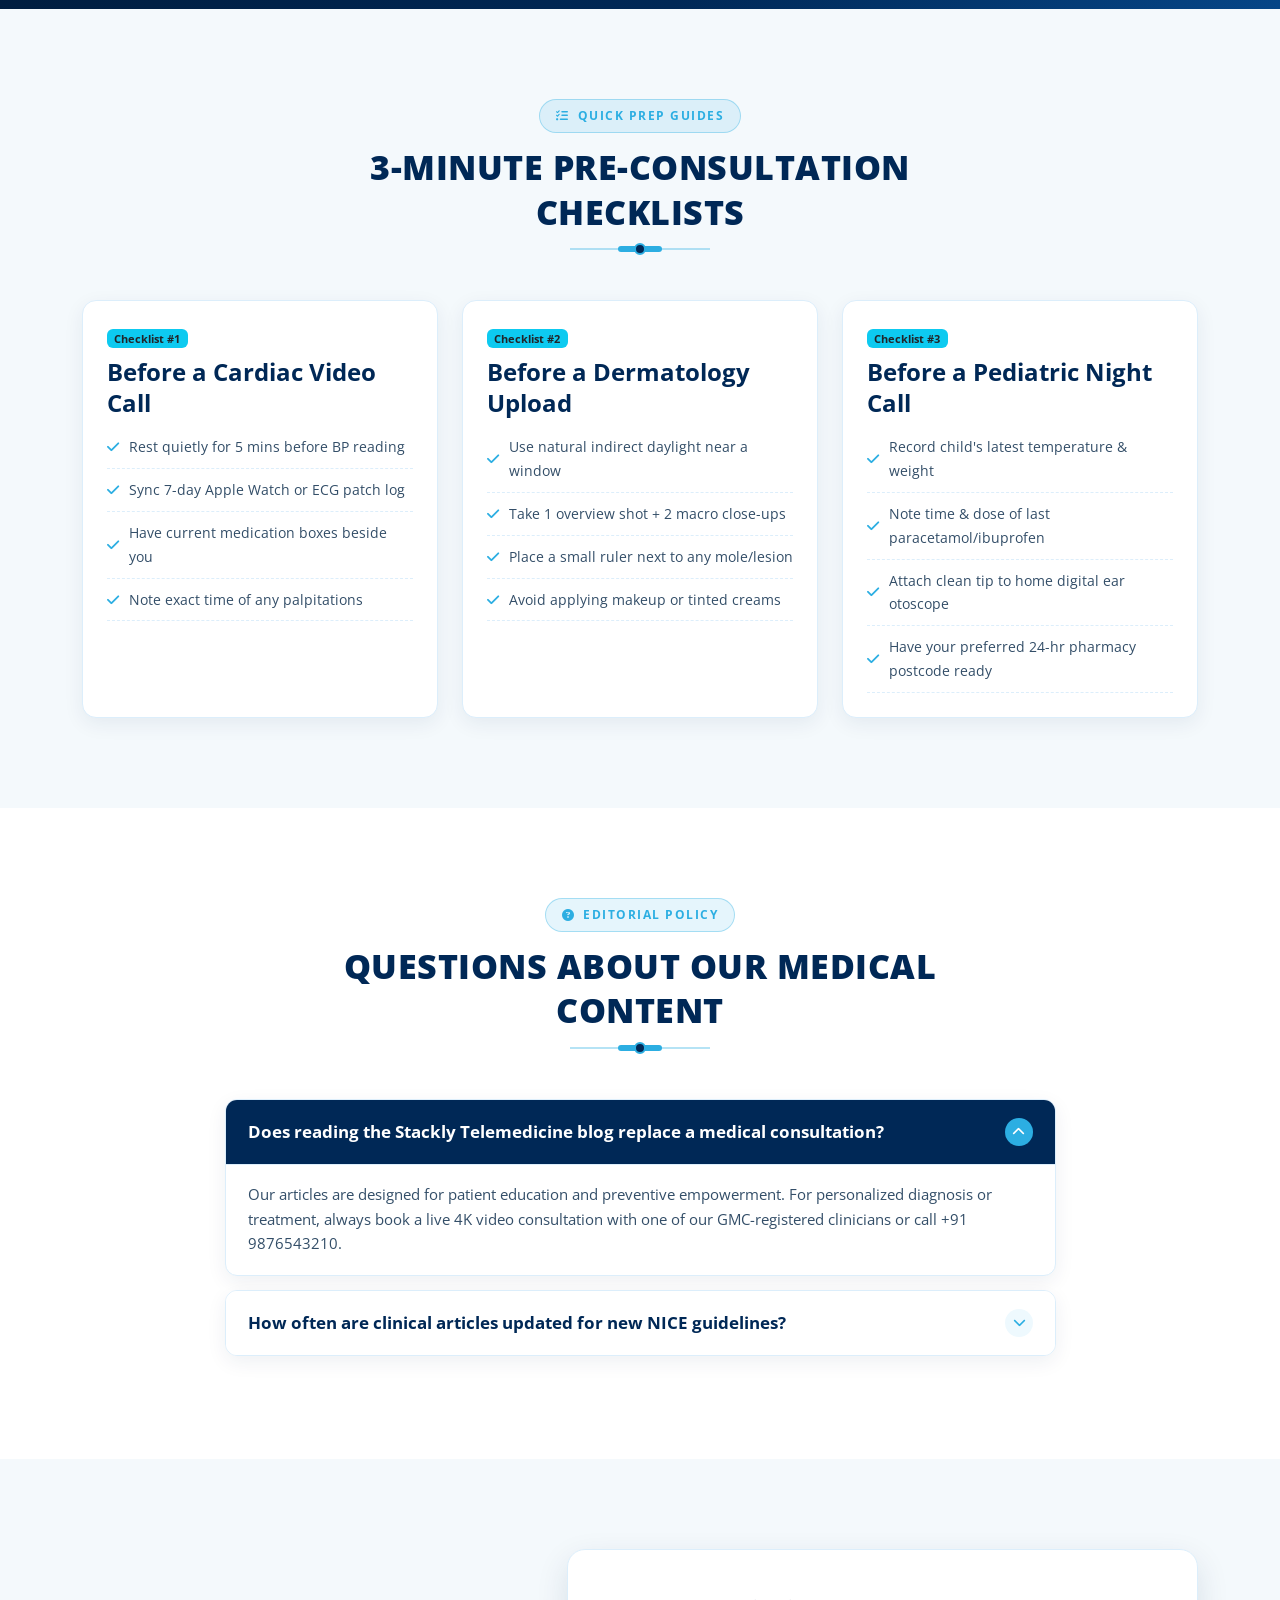
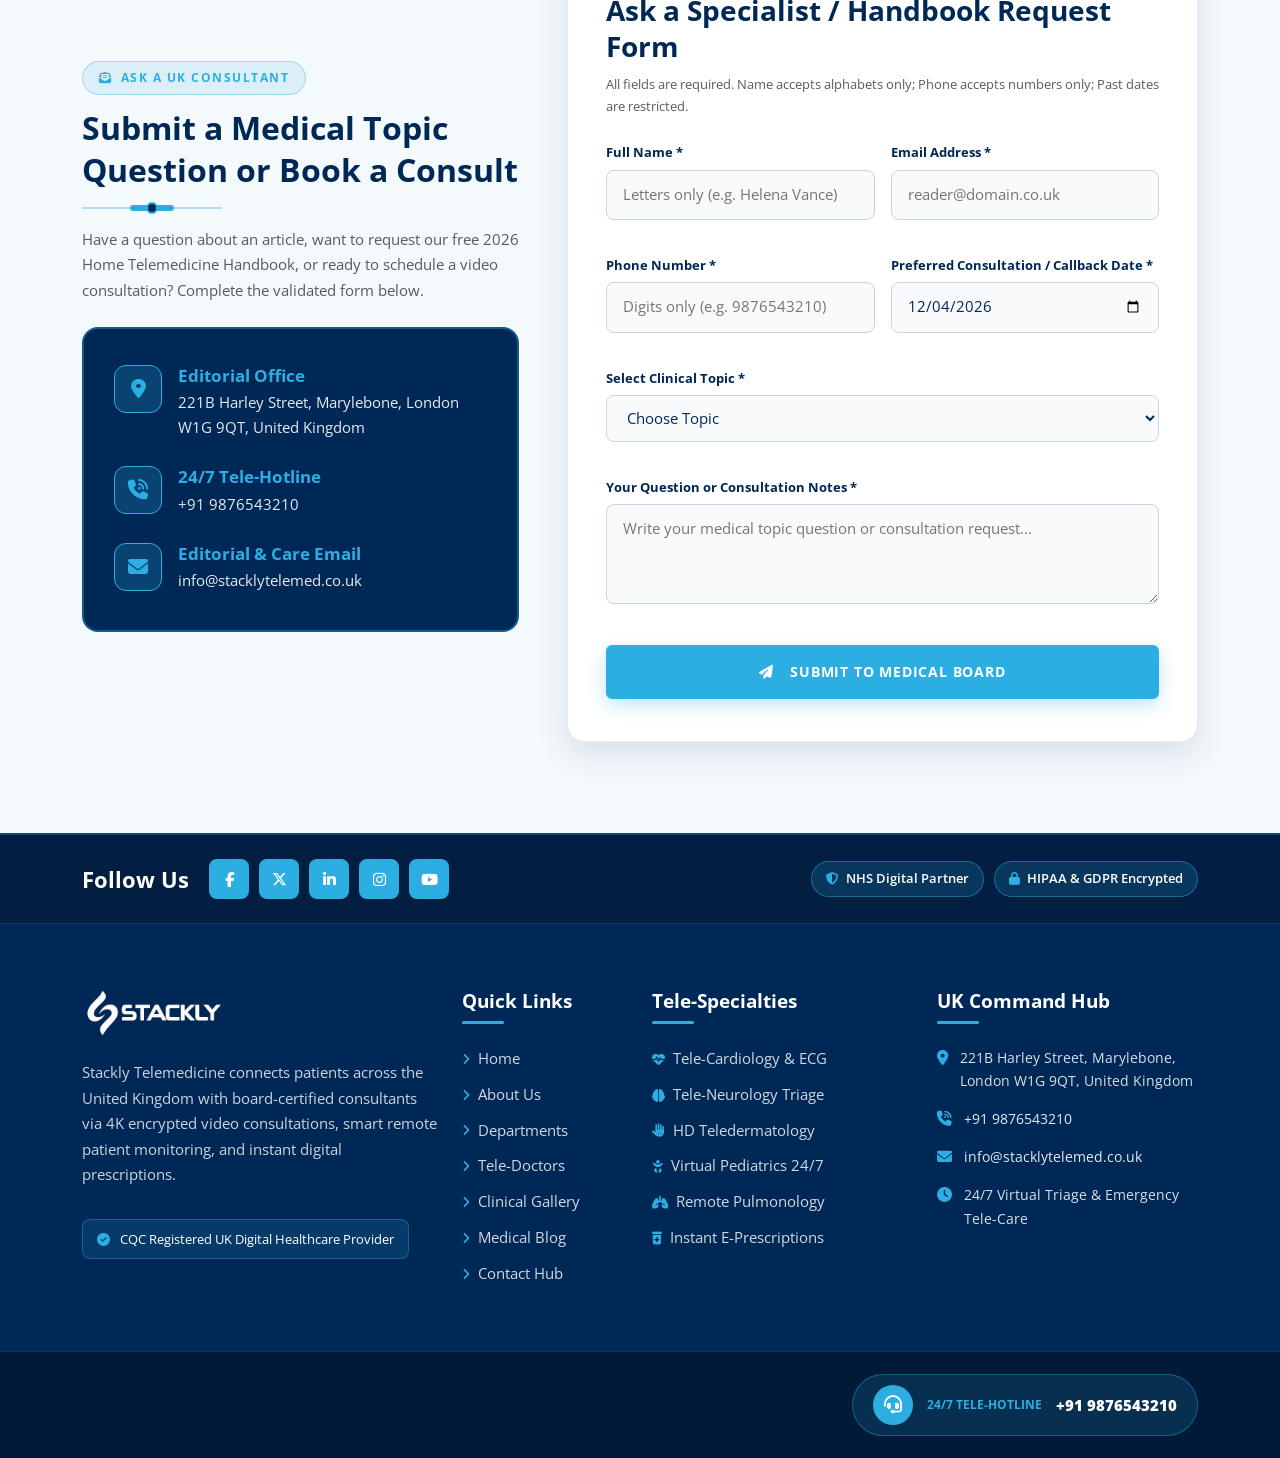
<file: pages/blog.html>
<!doctype html>
<html lang="en">
  <head>
    <meta charset="UTF-8" />
    <meta name="viewport" content="width=device-width, initial-scale=1.0" />
    <title>
      Medical Blog &amp; Telehealth Journal | Stackly Telemedicine UK
    </title>
    <meta
      name="description"
      content="Read peer-reviewed UK telehealth insights, remote patient monitoring guides, digital prescription tips, and preventive medicine articles from Stackly Telemedicine."
    />
    <link
      rel="icon"
      type="image/webp"
      href="../assets/images/logoStackly.webp"
    />
    <link
      rel="shortcut icon"
      type="image/webp"
      href="../assets/images/logoStackly.webp"
    />
    <link rel="apple-touch-icon" href="../assets/images/logoStackly.webp" />

    <link rel="preconnect" href="https://fonts.googleapis.com" />
    <link rel="preconnect" href="https://fonts.gstatic.com" crossorigin />
    <link
      href="https://fonts.googleapis.com/css2?family=Open+Sans:ital,wght@0,400;0,500;0,600;0,700;0,800;1,400&display=swap"
      rel="stylesheet"
    />

    <link
      href="https://cdn.jsdelivr.net/npm/bootstrap@5.3.3/dist/css/bootstrap.min.css"
      rel="stylesheet"
    />
    <link
      rel="stylesheet"
      href="https://cdnjs.cloudflare.com/ajax/libs/font-awesome/6.5.2/css/all.min.css"
    />
    <link
      rel="stylesheet"
      href="https://cdn.jsdelivr.net/npm/bootstrap-icons@1.11.3/font/bootstrap-icons.min.css"
    />

    <link rel="stylesheet" href="../assets/css/styles.css" />
    <link rel="stylesheet" href="../assets/css/blog.css" />
  </head>
  <body>
    <!-- Common Header Component -->
    <div id="header-placeholder"></div>

    <main>
      <!-- ==================================================================
             SECTION 1: Common Page Banner & Breadcrumbs (Requirement 7)
             ================================================================== -->
      <section
        data-reveal="fade-up"
        class="tm-page-banner"
        style="
          background-image: url(&quot;../assets/images/blog/banner-bg.webp&quot;);
        "
      >
        <div class="container">
          <div class="tm-page-banner-content">
            <span class="tm-page-banner-badge"
              ><i class="fa-solid fa-book-medical"></i> Peer-Reviewed Digital
              Health Insights</span
            >
            <h1>Telemedicine Blog &amp; Research</h1>
            <p>
              Stay informed with clinical guides, wearable telemetry
              breakthroughs, UK e-prescription updates, and home health advice
              authored and peer-reviewed by Stackly Telemedicine's Harley Street
              consultants.
            </p>
            <nav aria-label="breadcrumb">
              <div class="tm-breadcrumb">
                <a href="../index.html"
                  ><i class="fa-solid fa-house"></i> Home</a
                >
                <span class="sep"
                  ><i class="fa-solid fa-chevron-right"></i
                ></span>
                <span class="current">Medical Blog</span>
              </div>
            </nav>
          </div>
        </div>
      </section>

      <!-- ==================================================================
             SECTION 2: Featured Cover Story (5G & Edge AI in UK Telemedicine)
             ================================================================== -->
      <section data-reveal="fade-up" class="tm-section-pad" id="featured-story">
        <div class="container">
          <div class="blog-featured-wrap">
            <div class="row g-0 align-items-stretch">
              <div class="col-lg-6">
                <div class="blog-featured-img">
                  <img
                    src="../assets/images/blog/featured-post.webp"
                    alt="How 5G and Edge AI Are Transforming UK Telemedicine"
                  />
                </div>
              </div>
              <div class="col-lg-6">
                <div class="blog-featured-content">
                  <div>
                    <span class="tm-section-badge"
                      ><i class="fa-solid fa-bolt"></i> Cover Clinical
                      Report</span
                    >
                    <div class="tm-blog-meta">
                      <span
                        ><i class="fa-solid fa-user-doctor"></i>Dr. Helena
                        Vance</span
                      >
                      <span
                        ><i class="fa-solid fa-calendar-days"></i>October 24,
                        2026</span
                      >
                      <span><i class="fa-solid fa-clock"></i>6 Min Read</span>
                    </div>
                    <h2 class="fw-bold mb-3">
                      How 5G &amp; Edge AI Are Transforming Remote Cardiac &amp;
                      Stroke Triage Across the UK
                    </h2>
                    <p class="text-muted mb-4">
                      Combining ultra-low-latency 5G connectivity with on-device
                      neural ECG analysis now enables UK paramedics and virtual
                      consultants to diagnose acute coronary syndromes and
                      ischemic stroke patterns 42 minutes faster than standard
                      hospital transfer pathways.
                    </p>
                  </div>
                  <div>
                    <a href="#" class="tm-btn1"
                      >DISCUSS WITH OUR EDITORIAL BOARD</a
                    >
                  </div>
                </div>
              </div>
            </div>
          </div>
        </div>
      </section>

      <!-- ==================================================================
             SECTION 3: Clinical Topic Category Explorer
             ================================================================== -->
      <section
        data-reveal="fade-up"
        class="tm-section-pad-sm tm-gray-bg"
        id="topic-explorer"
      >
        <div class="container">
          <div class="row g-3">
            <div class="col-lg-2 col-md-4 col-6">
              <div class="blog-topic-pill-card">
                <i class="fa-solid fa-heart-pulse"></i>
                <h4>Cardiac RPM</h4>
                <span>28 Articles</span>
              </div>
            </div>
            <div class="col-lg-2 col-md-4 col-6">
              <div class="blog-topic-pill-card">
                <i class="fa-solid fa-brain"></i>
                <h4>Neuro &amp; Sleep</h4>
                <span>19 Articles</span>
              </div>
            </div>
            <div class="col-lg-2 col-md-4 col-6">
              <div class="blog-topic-pill-card">
                <i class="fa-solid fa-baby"></i>
                <h4>Child Triage</h4>
                <span>24 Articles</span>
              </div>
            </div>
            <div class="col-lg-2 col-md-4 col-6">
              <div class="blog-topic-pill-card">
                <i class="fa-solid fa-prescription-bottle-medical"></i>
                <h4>E-Pharmacy</h4>
                <span>16 Articles</span>
              </div>
            </div>
            <div class="col-lg-2 col-md-4 col-6">
              <div class="blog-topic-pill-card">
                <i class="fa-solid fa-watch-fitness"></i>
                <h4>Wearable IoT</h4>
                <span>31 Articles</span>
              </div>
            </div>
            <div class="col-lg-2 col-md-4 col-6">
              <div class="blog-topic-pill-card">
                <i class="fa-solid fa-shield-halved"></i>
                <h4>Cyber Privacy</h4>
                <span>14 Articles</span>
              </div>
            </div>
          </div>
        </div>
      </section>

      <!-- ==================================================================
             SECTION 4: Latest 6 Peer-Reviewed Telemedicine Articles Grid
             ================================================================== -->
      <section
        data-reveal="fade-up"
        class="tm-section-pad"
        id="latest-articles"
      >
        <div class="container">
          <div class="tm-section-heading text-center">
            <span class="tm-section-badge"
              ><i class="fa-solid fa-newspaper"></i> Latest Publications</span
            >
            <h2>Evidence-Based Telehealth Articles</h2>
            <div class="tm-section-seperator"><span></span></div>
            <p>
              Every article is written by a practicing UK physician and
              fact-checked against current NICE clinical guidelines.
            </p>
          </div>

          <div class="row g-4">
            <!-- Post 1 -->
            <div class="col-lg-4 col-md-6">
              <div class="blog-article-card">
                <div class="blog-article-thumb">
                  <span class="blog-badge-cat">Home Devices</span>
                  <img
                    src="../assets/images/blog/post-1.webp"
                    alt="7 Essential Home Medical Devices"
                  />
                </div>
                <div class="blog-article-body">
                  <div>
                    <div class="tm-blog-meta">
                      <span
                        ><i class="fa-solid fa-user-doctor"></i>Dr. Owen
                        Mercer</span
                      >
                      <span
                        ><i class="fa-solid fa-calendar-days"></i>Oct 20,
                        2026</span
                      >
                    </div>
                    <h3 class="tm-blog-heading">
                      <a href="#"
                        >7 Essential Home Medical Devices for Accurate Virtual
                        Doctor Visits</a
                      >
                    </h3>
                    <p class="text-muted small">
                      From Bluetooth pulse oximeters to digital ear scopes: how
                      to build a hospital-ready home diagnostic drawer.
                    </p>
                  </div>
                  <a href="#" class="tm-btn-outline w-100 py-2 mt-2"
                    >READ CLINICAL GUIDE</a
                  >
                </div>
              </div>
            </div>

            <!-- Post 2 -->
            <div class="col-lg-4 col-md-6">
              <div class="blog-article-card">
                <div class="blog-article-thumb">
                  <span class="blog-badge-cat">E-Prescriptions</span>
                  <img
                    src="../assets/images/blog/post-2.webp"
                    alt="Understanding Digital Prescriptions"
                  />
                </div>
                <div class="blog-article-body">
                  <div>
                    <div class="tm-blog-meta">
                      <span
                        ><i class="fa-solid fa-user-doctor"></i>Dr. Helena
                        Vance</span
                      >
                      <span
                        ><i class="fa-solid fa-calendar-days"></i>Oct 15,
                        2026</span
                      >
                    </div>
                    <h3 class="tm-blog-heading">
                      <a href="#"
                        >Understanding UK Digital Prescriptions &amp; Electronic
                        Repeat Dispensing</a
                      >
                    </h3>
                    <p class="text-muted small">
                      How cryptographic prescription tokens work across 980+ UK
                      pharmacies and how to automate chronic refills.
                    </p>
                  </div>
                  <a href="#" class="tm-btn-outline w-100 py-2 mt-2"
                    >READ CLINICAL GUIDE</a
                  >
                </div>
              </div>
            </div>

            <!-- Post 3 -->
            <div class="col-lg-4 col-md-6">
              <div class="blog-article-card">
                <div class="blog-article-thumb">
                  <span class="blog-badge-cat">Tele-Psychiatry</span>
                  <img
                    src="../assets/images/blog/post-3.webp"
                    alt="Tele-Mental Health Breakthroughs"
                  />
                </div>
                <div class="blog-article-body">
                  <div>
                    <div class="tm-blog-meta">
                      <span
                        ><i class="fa-solid fa-user-doctor"></i>Dr. Edward
                        Hughes</span
                      >
                      <span
                        ><i class="fa-solid fa-calendar-days"></i>Oct 09,
                        2026</span
                      >
                    </div>
                    <h3 class="tm-blog-heading">
                      <a href="#"
                        >Tele-Mental Health: Why Video CBT Outperforms In-Clinic
                        Attendance</a
                      >
                    </h3>
                    <p class="text-muted small">
                      Clinical trial evidence showing 34% higher therapy
                      completion rates when patients attend CBT from home.
                    </p>
                  </div>
                  <a href="#" class="tm-btn-outline w-100 py-2 mt-2"
                    >READ CLINICAL GUIDE</a
                  >
                </div>
              </div>
            </div>

            <!-- Post 4 -->
            <div class="col-lg-4 col-md-6">
              <div class="blog-article-card">
                <div class="blog-article-thumb">
                  <span class="blog-badge-cat">Tele-Cardiology</span>
                  <img
                    src="../assets/images/blog/post-4.webp"
                    alt="Remote Cardiac AFib Detection"
                  />
                </div>
                <div class="blog-article-body">
                  <div>
                    <div class="tm-blog-meta">
                      <span
                        ><i class="fa-solid fa-user-doctor"></i>Dr. Sebastian
                        Clarke</span
                      >
                      <span
                        ><i class="fa-solid fa-calendar-days"></i>Oct 02,
                        2026</span
                      >
                    </div>
                    <h3 class="tm-blog-heading">
                      <a href="#"
                        >Remote Cardiac Monitoring: Detecting Silent AFib Before
                        Symptoms Strike</a
                      >
                    </h3>
                    <p class="text-muted small">
                      How continuous 7-day wearable ECG telemetry captures
                      intermittent arrhythmias missed by 10-second clinic ECGs.
                    </p>
                  </div>
                  <a href="#" class="tm-btn-outline w-100 py-2 mt-2"
                    >READ CLINICAL GUIDE</a
                  >
                </div>
              </div>
            </div>

            <!-- Post 5 -->
            <div class="col-lg-4 col-md-6">
              <div class="blog-article-card">
                <div class="blog-article-thumb">
                  <span class="blog-badge-cat">Pediatrics</span>
                  <img
                    src="../assets/images/blog/post-5.webp"
                    alt="Pediatric Video Triage vs A&E"
                  />
                </div>
                <div class="blog-article-body">
                  <div>
                    <div class="tm-blog-meta">
                      <span
                        ><i class="fa-solid fa-user-doctor"></i>Dr. Zara
                        Al-Mansoor</span
                      >
                      <span
                        ><i class="fa-solid fa-calendar-days"></i>Sep 25,
                        2026</span
                      >
                    </div>
                    <h3 class="tm-blog-heading">
                      <a href="#"
                        >Pediatric Telehealth: When to Use 24/7 Video Triage vs.
                        Visiting A&amp;E</a
                      >
                    </h3>
                    <p class="text-muted small">
                      A parent's checklist for childhood fevers, rashes, croup,
                      and ear infections—plus red-flag signs.
                    </p>
                  </div>
                  <a href="#" class="tm-btn-outline w-100 py-2 mt-2"
                    >READ CLINICAL GUIDE</a
                  >
                </div>
              </div>
            </div>

            <!-- Post 6 -->
            <div class="col-lg-4 col-md-6">
              <div class="blog-article-card">
                <div class="blog-article-thumb">
                  <span class="blog-badge-cat">Data Security</span>
                  <img
                    src="../assets/images/blog/post-6.webp"
                    alt="Zero-Trust Healthcare Cybersecurity"
                  />
                </div>
                <div class="blog-article-body">
                  <div>
                    <div class="tm-blog-meta">
                      <span
                        ><i class="fa-solid fa-user-doctor"></i>James
                        Kensington</span
                      >
                      <span
                        ><i class="fa-solid fa-calendar-days"></i>Sep 18,
                        2026</span
                      >
                    </div>
                    <h3 class="tm-blog-heading">
                      <a href="#"
                        >Zero-Trust Healthcare Cybersecurity: How End-to-End
                        Encryption Works</a
                      >
                    </h3>
                    <p class="text-muted small">
                      Inside WebRTC AES-256 video encryption, biometric MFA, and
                      sovereign UK health cloud storage.
                    </p>
                  </div>
                  <a href="#" class="tm-btn-outline w-100 py-2 mt-2"
                    >READ CLINICAL GUIDE</a
                  >
                </div>
              </div>
            </div>
          </div>
        </div>
      </section>

      <!-- ==================================================================
             SECTION 5: Free Downloadable 2026 Home Telemedicine Handbook
             ================================================================== -->
      <section
        data-reveal="fade-up"
        class="tm-section-pad tm-dark-bg"
        id="handbook-download"
      >
        <div class="container">
          <div class="row g-5 align-items-center">
            <div class="col-lg-5">
              <div
                class="tm-img-zoom-wrap border border-2 border-info rounded-4 shadow-lg"
              >
                <img
                  src="../assets/images/blog/ebook-cover.webp"
                  alt="2026 Complete Guide to Home Telemedicine Handbook"
                />
              </div>
            </div>
            <div class="col-lg-7">
              <span class="tm-section-badge"
                ><i class="fa-solid fa-file-pdf"></i> Free Patient
                Resource</span
              >
              <h2 class="text-white fw-bold mb-3">
                The 2026 UK Family Handbook to Home Telemedicine &amp; Vitals
                Triage
              </h2>
              <p class="text-white-50 mb-4">
                Authored by 12 Harley Street consultants, this 48-page
                illustrated handbook covers normal vs. abnormal home blood
                pressure, SpO2, ECG, and pediatric temperature charts—plus how
                to prepare for any virtual consultation.
              </p>
              <ul class="tm-about-feature-list text-white">
                <li class="text-white">
                  <i class="fa-solid fa-circle-check"></i> Age-Adjusted Blood
                  Pressure &amp; Heart Rate Charts
                </li>
                <li class="text-white">
                  <i class="fa-solid fa-circle-check"></i> Pediatric Rash &amp;
                  Fever Red-Flag Decision Tree
                </li>
                <li class="text-white">
                  <i class="fa-solid fa-circle-check"></i> Step-by-Step Home
                  Stethoscope &amp; Otoscope Placement
                </li>
                <li class="text-white">
                  <i class="fa-solid fa-circle-check"></i> UK Emergency &amp;
                  24/7 Pharmacy Quick Directory
                </li>
              </ul>
              <a href="#" class="tm-btn1 mt-2"
                ><i class="fa-solid fa-download me-2"></i> REQUEST FREE PDF
                HANDBOOK</a
              >
            </div>
          </div>
        </div>
      </section>

      <!-- ==================================================================
             SECTION 6: Meet Our Medical Editorial & Peer-Review Board
             ================================================================== -->
      <section
        data-reveal="fade-up"
        class="tm-section-pad"
        id="editorial-board"
      >
        <div class="container">
          <div class="tm-section-heading text-center">
            <span class="tm-section-badge"
              ><i class="fa-solid fa-user-check"></i> Clinical Accuracy</span
            >
            <h2>Our Medical Editorial &amp; Review Board</h2>
            <div class="tm-section-seperator"><span></span></div>
            <p>
              Every guide published on Stackly Telemedicine undergoes
              double-blind peer review by two GMC-certified specialists.
            </p>
          </div>

          <div class="row g-4">
            <div class="col-lg-6">
              <div class="reviewer-board-card">
                <img
                  src="../assets/images/blog/author-1.webp"
                  alt="Dr. Helena Vance"
                />
                <div>
                  <span class="badge bg-info text-dark mb-1"
                    >Editor-in-Chief</span
                  >
                  <h4 class="mb-1">Dr. Helena Vance, MD, FRCP</h4>
                  <p class="text-muted small mb-2">
                    Senior Consultant in Internal Medicine &amp; Digital
                    Diagnostics (GMC #6894120)
                  </p>
                  <p class="small mb-0">
                    Oversees clinical evidence grading, NICE guideline
                    alignment, and annual content revalidation.
                  </p>
                </div>
              </div>
            </div>

            <div class="col-lg-6">
              <div class="reviewer-board-card">
                <img
                  src="../assets/images/blog/author-2.webp"
                  alt="Dr. Owen Mercer"
                />
                <div>
                  <span class="badge bg-info text-dark mb-1"
                    >Lead Telemetry Editor</span
                  >
                  <h4 class="mb-1">Dr. Owen Mercer, PhD, MRCP</h4>
                  <p class="text-muted small mb-2">
                    Director of Wearable Biometrics &amp; Clinical AI Validation
                    (GMC #7103942)
                  </p>
                  <p class="small mb-0">
                    Reviews all medical device evaluations, ECG algorithm
                    studies, and remote monitoring protocols.
                  </p>
                </div>
              </div>
            </div>
          </div>
        </div>
      </section>

      <!-- ==================================================================
             SECTION 7: Clinical Research & Publication Impact Numbers
             ================================================================== -->
      <section
        data-reveal="fade-up"
        class="tm-section-pad-sm tm-fun-fact-wrap"
        id="research-stats"
      >
        <div class="container">
          <div class="row g-4">
            <div class="col-lg-3 col-md-6">
              <div class="tm-fun-fact text-center">
                <i class="fa-solid fa-book-journal-whills"></i>
                <h2 class="tm-counter" data-target="132" data-suffix="+">
                  132+
                </h2>
                <h3>Peer-Reviewed Clinical Guides</h3>
              </div>
            </div>
            <div class="col-lg-3 col-md-6">
              <div class="tm-fun-fact text-center">
                <i class="fa-solid fa-microscope"></i>
                <h2 class="tm-counter" data-target="28" data-suffix="">28</h2>
                <h3>Active UK Telehealth Trials</h3>
              </div>
            </div>
            <div class="col-lg-3 col-md-6">
              <div class="tm-fun-fact text-center">
                <i class="fa-solid fa-users"></i>
                <h2 class="tm-counter" data-target="85000" data-suffix="+">
                  85,000+
                </h2>
                <h3>Monthly UK Journal Readers</h3>
              </div>
            </div>
            <div class="col-lg-3 col-md-6">
              <div class="tm-fun-fact text-center">
                <i class="fa-solid fa-check-double"></i>
                <h2 class="tm-counter" data-target="100" data-suffix="%">
                  100%
                </h2>
                <h3>GMC Physician Fact-Checked</h3>
              </div>
            </div>
          </div>
        </div>
      </section>

      <!-- ==================================================================
             SECTION 8: Quick Patient Self-Checklists (3 Action Cards)
             ================================================================== -->
      <section
        data-reveal="fade-up"
        class="tm-section-pad tm-gray-bg"
        id="patient-checklists"
      >
        <div class="container">
          <div class="tm-section-heading text-center">
            <span class="tm-section-badge"
              ><i class="fa-solid fa-list-check"></i> Quick Prep Guides</span
            >
            <h2>3-Minute Pre-Consultation Checklists</h2>
            <div class="tm-section-seperator"><span></span></div>
          </div>

          <div class="row g-4">
            <div class="col-lg-4 col-md-6">
              <div class="tm-card p-4">
                <div>
                  <span class="badge bg-info text-dark mb-2">Checklist #1</span>
                  <h4>Before a Cardiac Video Call</h4>
                  <ul class="tm-test-list mb-0">
                    <li>
                      <i class="fa-solid fa-check"></i> Rest quietly for 5 mins
                      before BP reading
                    </li>
                    <li>
                      <i class="fa-solid fa-check"></i> Sync 7-day Apple Watch
                      or ECG patch log
                    </li>
                    <li>
                      <i class="fa-solid fa-check"></i> Have current medication
                      boxes beside you
                    </li>
                    <li>
                      <i class="fa-solid fa-check"></i> Note exact time of any
                      palpitations
                    </li>
                  </ul>
                </div>
              </div>
            </div>
            <div class="col-lg-4 col-md-6">
              <div class="tm-card p-4">
                <div>
                  <span class="badge bg-info text-dark mb-2">Checklist #2</span>
                  <h4>Before a Dermatology Upload</h4>
                  <ul class="tm-test-list mb-0">
                    <li>
                      <i class="fa-solid fa-check"></i> Use natural indirect
                      daylight near a window
                    </li>
                    <li>
                      <i class="fa-solid fa-check"></i> Take 1 overview shot + 2
                      macro close-ups
                    </li>
                    <li>
                      <i class="fa-solid fa-check"></i> Place a small ruler next
                      to any mole/lesion
                    </li>
                    <li>
                      <i class="fa-solid fa-check"></i> Avoid applying makeup or
                      tinted creams
                    </li>
                  </ul>
                </div>
              </div>
            </div>
            <div class="col-lg-4 col-md-12">
              <div class="tm-card p-4">
                <div>
                  <span class="badge bg-info text-dark mb-2">Checklist #3</span>
                  <h4>Before a Pediatric Night Call</h4>
                  <ul class="tm-test-list mb-0">
                    <li>
                      <i class="fa-solid fa-check"></i> Record child's latest
                      temperature &amp; weight
                    </li>
                    <li>
                      <i class="fa-solid fa-check"></i> Note time &amp; dose of
                      last paracetamol/ibuprofen
                    </li>
                    <li>
                      <i class="fa-solid fa-check"></i> Attach clean tip to home
                      digital ear otoscope
                    </li>
                    <li>
                      <i class="fa-solid fa-check"></i> Have your preferred
                      24-hr pharmacy postcode ready
                    </li>
                  </ul>
                </div>
              </div>
            </div>
          </div>
        </div>
      </section>

      <!-- ==================================================================
             SECTION 9: Medical Editorial FAQ Accordion
             ================================================================== -->
      <section data-reveal="fade-up" class="tm-section-pad" id="blog-faq">
        <div class="container">
          <div class="tm-section-heading text-center">
            <span class="tm-section-badge"
              ><i class="fa-solid fa-circle-question"></i> Editorial
              Policy</span
            >
            <h2>Questions About Our Medical Content</h2>
            <div class="tm-section-seperator"><span></span></div>
          </div>

          <div class="row justify-content-center">
            <div class="col-lg-9">
              <div class="accordian">
                <div class="single-accordian">
                  <h3 class="accordian-head active">
                    Does reading the Stackly Telemedicine blog replace a medical
                    consultation?
                    <span class="accordian-toggle"
                      ><i class="fa-solid fa-chevron-down"></i
                    ></span>
                  </h3>
                  <div class="accordian-body">
                    Our articles are designed for patient education and
                    preventive empowerment. For personalized diagnosis or
                    treatment, always book a live 4K video consultation with one
                    of our GMC-registered clinicians or call +91 9876543210.
                  </div>
                </div>
                <div class="single-accordian">
                  <h3 class="accordian-head">
                    How often are clinical articles updated for new NICE
                    guidelines?
                    <span class="accordian-toggle"
                      ><i class="fa-solid fa-chevron-down"></i
                    ></span>
                  </h3>
                  <div class="accordian-body" style="display: none">
                    Every clinical article is reviewed quarterly by our Medical
                    Editorial Board and updated immediately whenever NICE, MHRA,
                    or the British National Formulary (BNF) releases revised
                    clinical guidance.
                  </div>
                </div>
              </div>
            </div>
          </div>
        </div>
      </section>

      <!-- ==================================================================
             SECTION 10: Ask Our Medical Editorial Board / Book Consult Form (Validated)
             ================================================================== -->
      <section data-reveal="fade-up" class="tm-section-pad tm-gray-bg" id="">
        <div class="container">
          <div class="row g-5 align-items-center">
            <div class="col-lg-5">
              <span class="tm-section-badge"
                ><i class="fa-solid fa-envelope-open-text"></i> Ask a UK
                Consultant</span
              >
              <h2 class="fw-bold mb-3">
                Submit a Medical Topic Question or Book a Consult
              </h2>
              <div class="tm-section-seperator ms-0"><span></span></div>
              <p class="text-muted mb-4">
                Have a question about an article, want to request our free 2026
                Home Telemedicine Handbook, or ready to schedule a video
                consultation? Complete the validated form below.
              </p>
              <div class="tm-contact-info">
                <div class="tm-single-contact">
                  <i class="fa-solid fa-location-dot"></i>
                  <div>
                    <h3>Editorial Office</h3>
                    <p>
                      221B Harley Street, Marylebone, London W1G 9QT, United
                      Kingdom
                    </p>
                  </div>
                </div>
                <div class="tm-single-contact">
                  <i class="fa-solid fa-phone-volume"></i>
                  <div>
                    <h3>24/7 Tele-Hotline</h3>
                    <p><a href="#">+91 9876543210</a></p>
                  </div>
                </div>
                <div class="tm-single-contact">
                  <i class="fa-solid fa-envelope"></i>
                  <div>
                    <h3>Editorial &amp; Care Email</h3>
                    <p>
                      <a href="#">info@stacklytelemed.co.uk</a>
                    </p>
                  </div>
                </div>
              </div>
            </div>

            <div class="col-lg-7">
              <div class="tm-appointment-box">
                <h3 class="mb-2">Ask a Specialist / Handbook Request Form</h3>
                <p class="text-muted small mb-4">
                  All fields are required. Name accepts alphabets only; Phone
                  accepts numbers only; Past dates are restricted.
                </p>
                <form
                  id="blog-page-form"
                  data-success-msg="Thank you! Your inquiry and free 2026 Telemedicine PDF Handbook link have been sent to your email."
                >
                  <div class="tm-form-alert" role="alert"></div>
                  <div class="row g-3">
                    <div class="col-md-6">
                      <div class="tm-form-field">
                        <label for="blog-uname" class="tm-form-label"
                          >Full Name *</label
                        >
                        <input
                          type="text"
                          id="blog-uname"
                          name="uname"
                          class="tm-form-control"
                          data-validate="name"
                          placeholder="Letters only (e.g. Helena Vance)"
                          autocomplete="name"
                          required
                        />
                      </div>
                    </div>
                    <div class="col-md-6">
                      <div class="tm-form-field">
                        <label for="blog-uemail" class="tm-form-label"
                          >Email Address *</label
                        >
                        <input
                          type="email"
                          id="blog-uemail"
                          name="uemail"
                          class="tm-form-control"
                          placeholder="reader@domain.co.uk"
                          autocomplete="email"
                          required
                        />
                      </div>
                    </div>
                    <div class="col-md-6">
                      <div class="tm-form-field">
                        <label for="blog-unumber" class="tm-form-label"
                          >Phone Number *</label
                        >
                        <input
                          type="tel"
                          id="blog-unumber"
                          name="unumber"
                          class="tm-form-control"
                          data-validate="phone"
                          maxlength="15"
                          placeholder="Digits only (e.g. 9876543210)"
                          autocomplete="tel"
                          required
                        />
                      </div>
                    </div>
                    <div class="col-md-6">
                      <div class="tm-form-field">
                        <label for="blog-udate" class="tm-form-label"
                          >Preferred Consultation / Callback Date *</label
                        >
                        <input
                          type="date"
                          id="blog-udate"
                          name="udate"
                          class="tm-form-control"
                          data-validate="future-date"
                          required
                        />
                      </div>
                    </div>
                    <div class="col-12">
                      <div class="tm-form-field">
                        <label for="blog-topic" class="tm-form-label"
                          >Select Clinical Topic *</label
                        >
                        <select
                          id="blog-topic"
                          name="utopic"
                          class="tm-form-control"
                          required
                        >
                          <option value="">Choose Topic</option>
                          <option value="handbook-pdf">
                            Send 2026 Home Telemedicine PDF Handbook
                          </option>
                          <option value="cardiac-rpm">
                            Remote Cardiac &amp; ECG Monitoring Question
                          </option>
                          <option value="eprescription">
                            UK Digital E-Prescription Question
                          </option>
                          <option value="book-video-consult">
                            Book a 1-on-1 Specialist Video Consultation
                          </option>
                        </select>
                      </div>
                    </div>
                    <div class="col-12">
                      <div class="tm-form-field">
                        <label for="blog-umsg" class="tm-form-label"
                          >Your Question or Consultation Notes *</label
                        >
                        <textarea
                          id="blog-umsg"
                          name="umsg"
                          rows="3"
                          class="tm-form-control"
                          placeholder="Write your medical topic question or consultation request..."
                          required
                        ></textarea>
                      </div>
                    </div>
                    <div class="col-12">
                      <button type="submit" class="tm-btn1 w-100">
                        <i class="fa-solid fa-paper-plane me-2"></i> SUBMIT TO
                        MEDICAL BOARD
                      </button>
                    </div>
                  </div>
                </form>
              </div>
            </div>
          </div>
        </div>
      </section>
    </main>

    <!-- Common Footer Component -->
    <div id="footer-placeholder"></div>

    <script src="https://cdn.jsdelivr.net/npm/bootstrap@5.3.3/dist/js/bootstrap.bundle.min.js"></script>
    <script src="../assets/js/script.js"></script>
  </body>
</html>
</file>
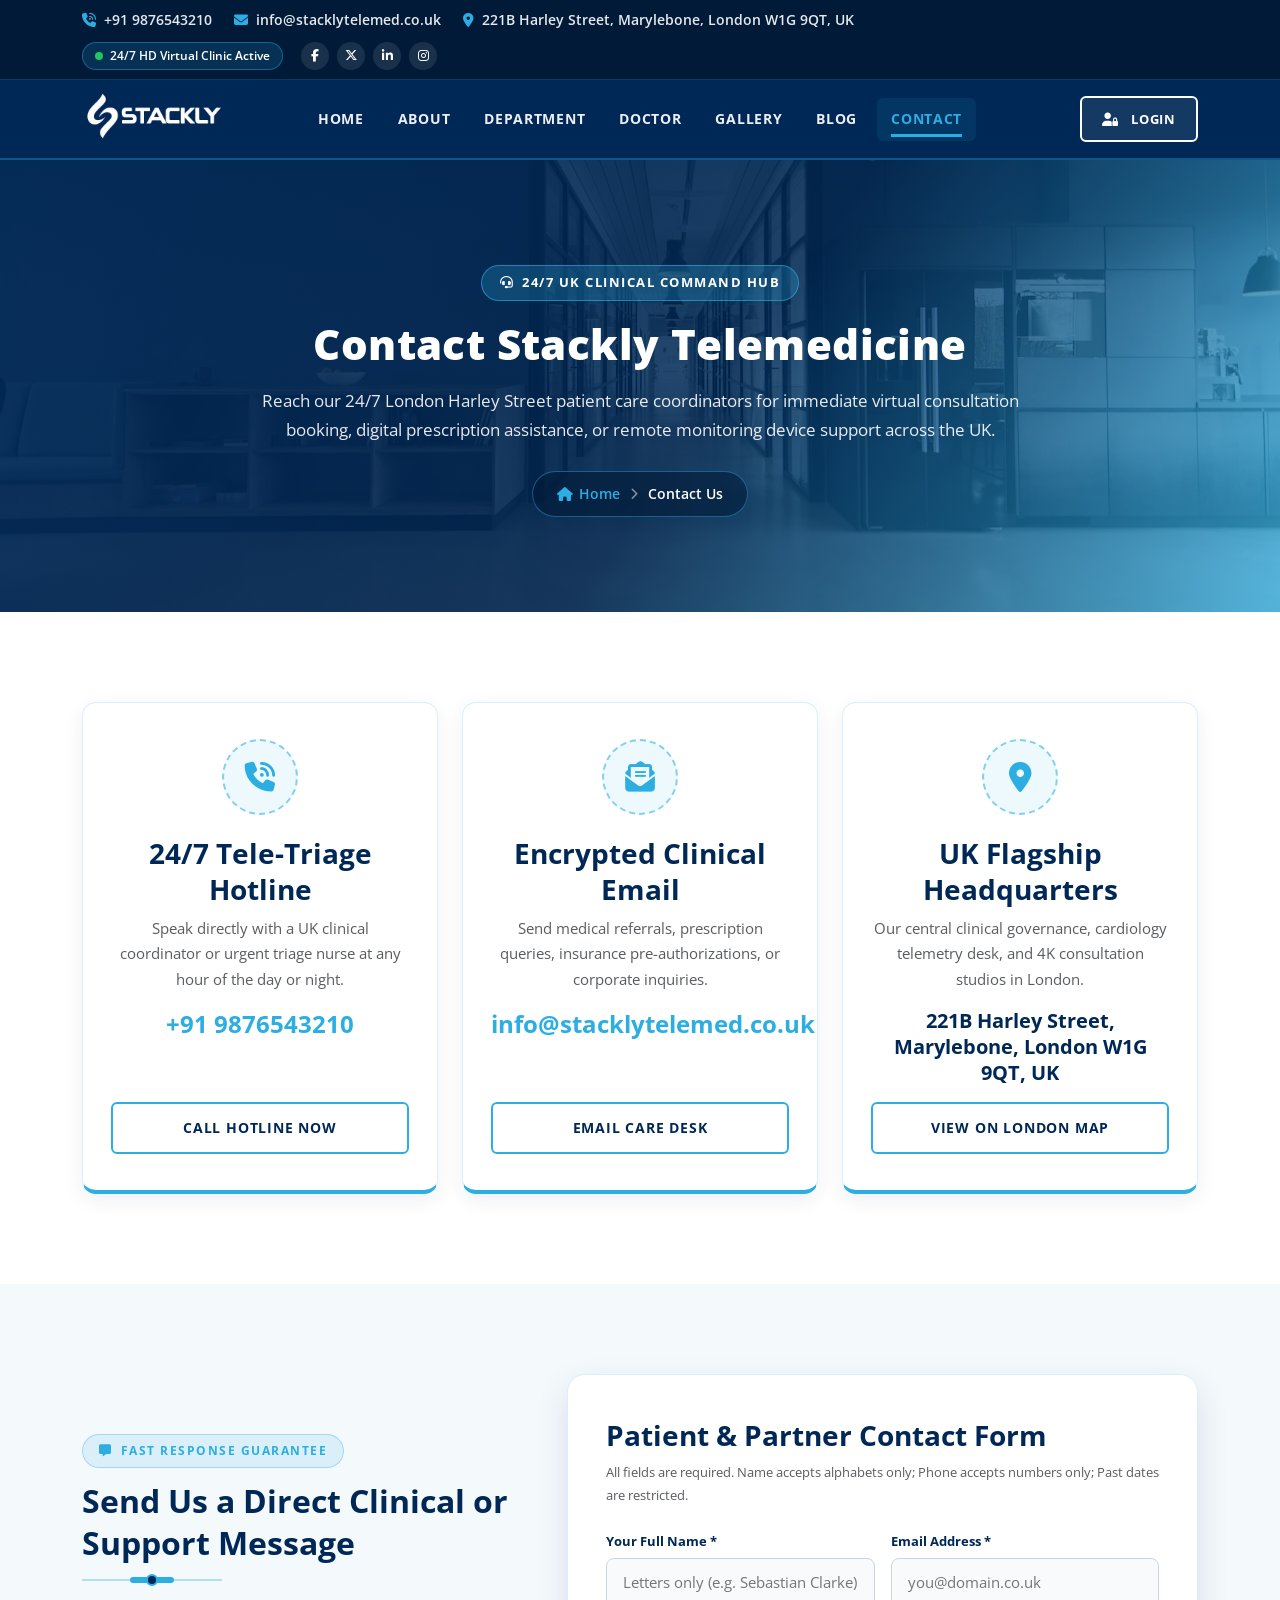
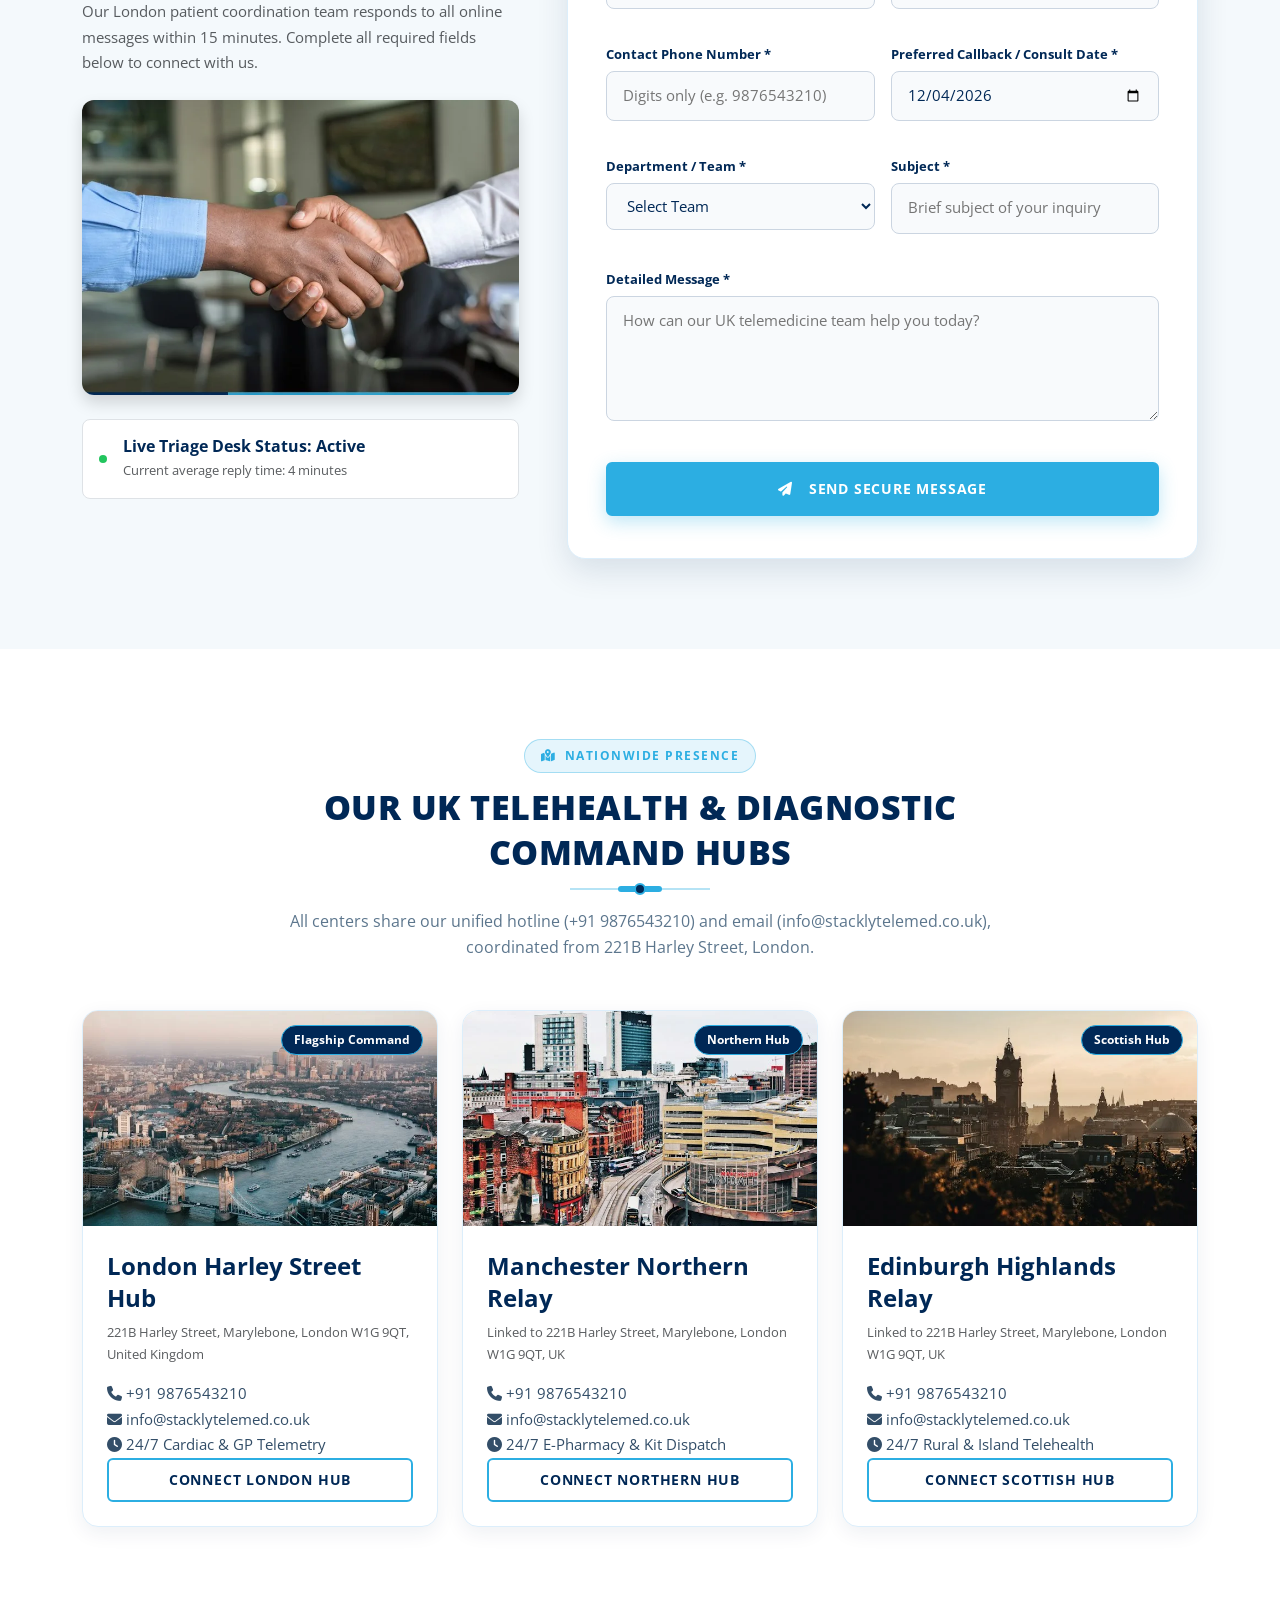
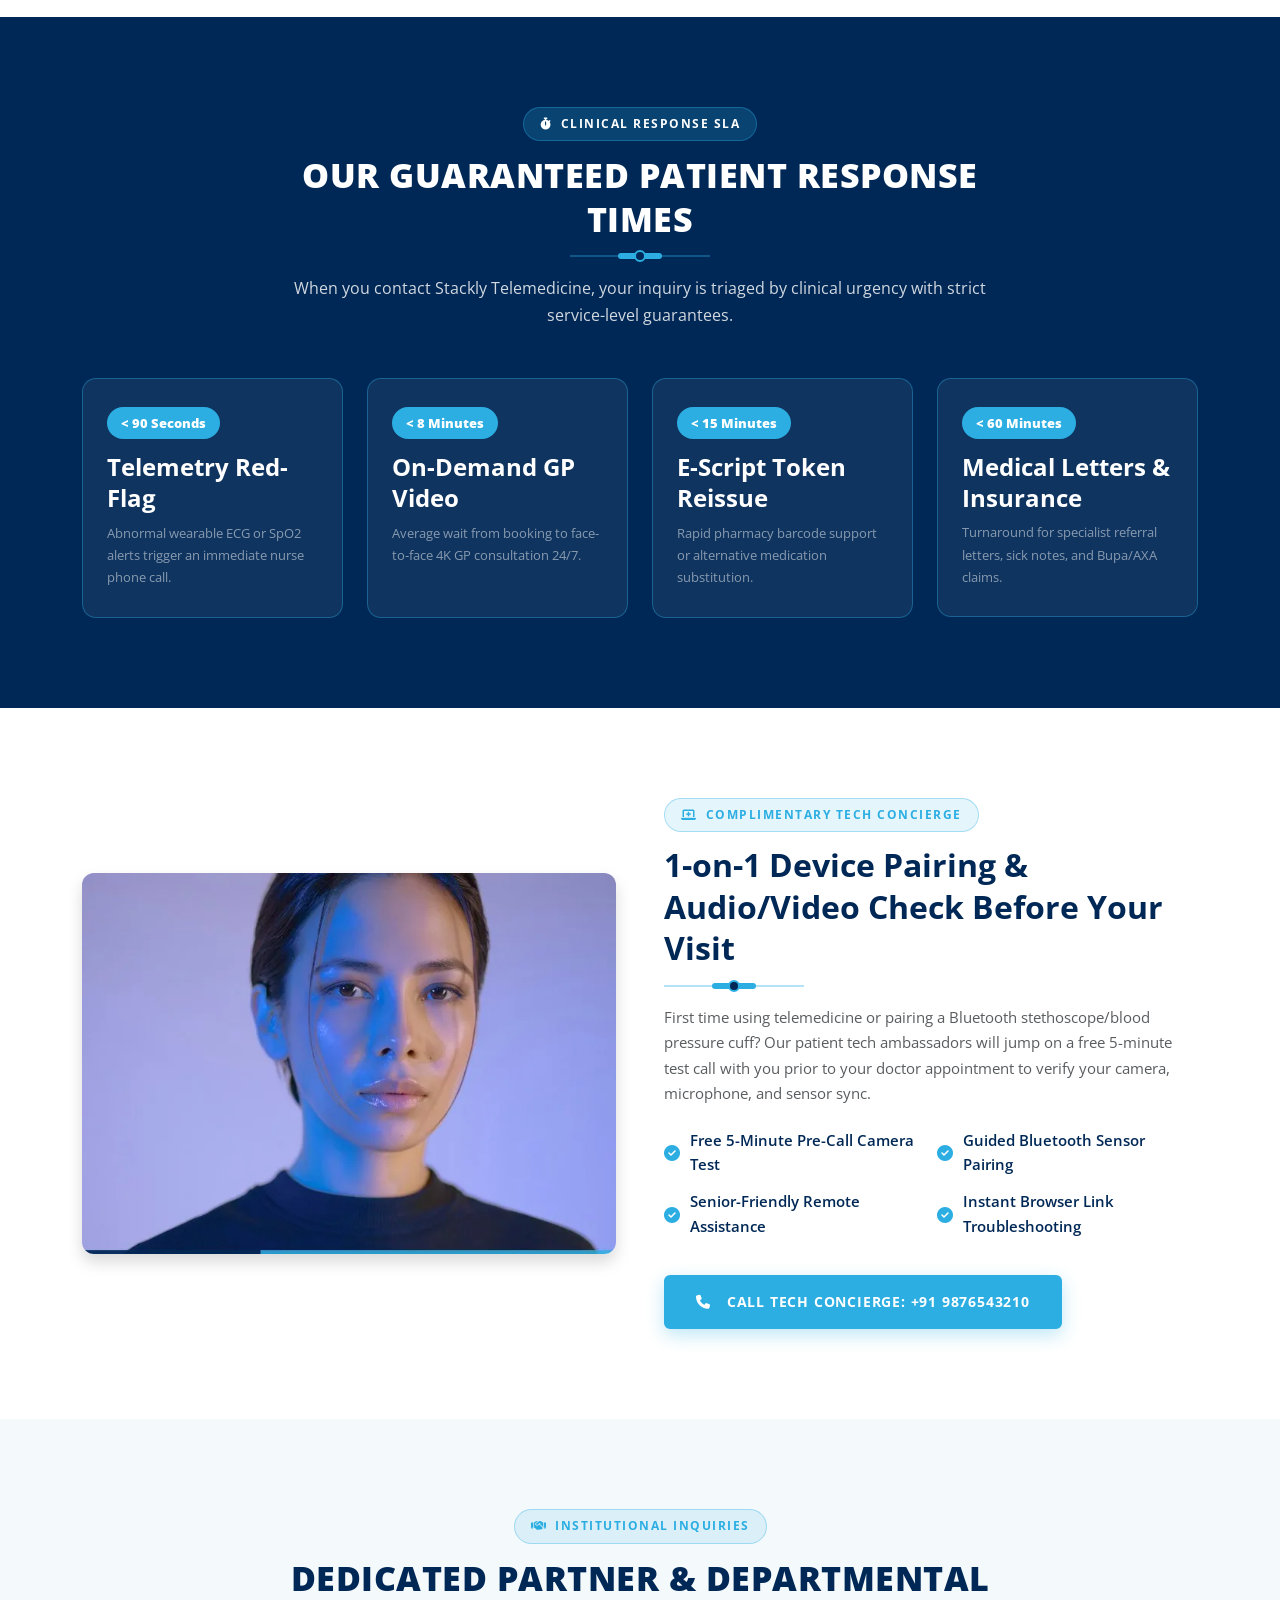
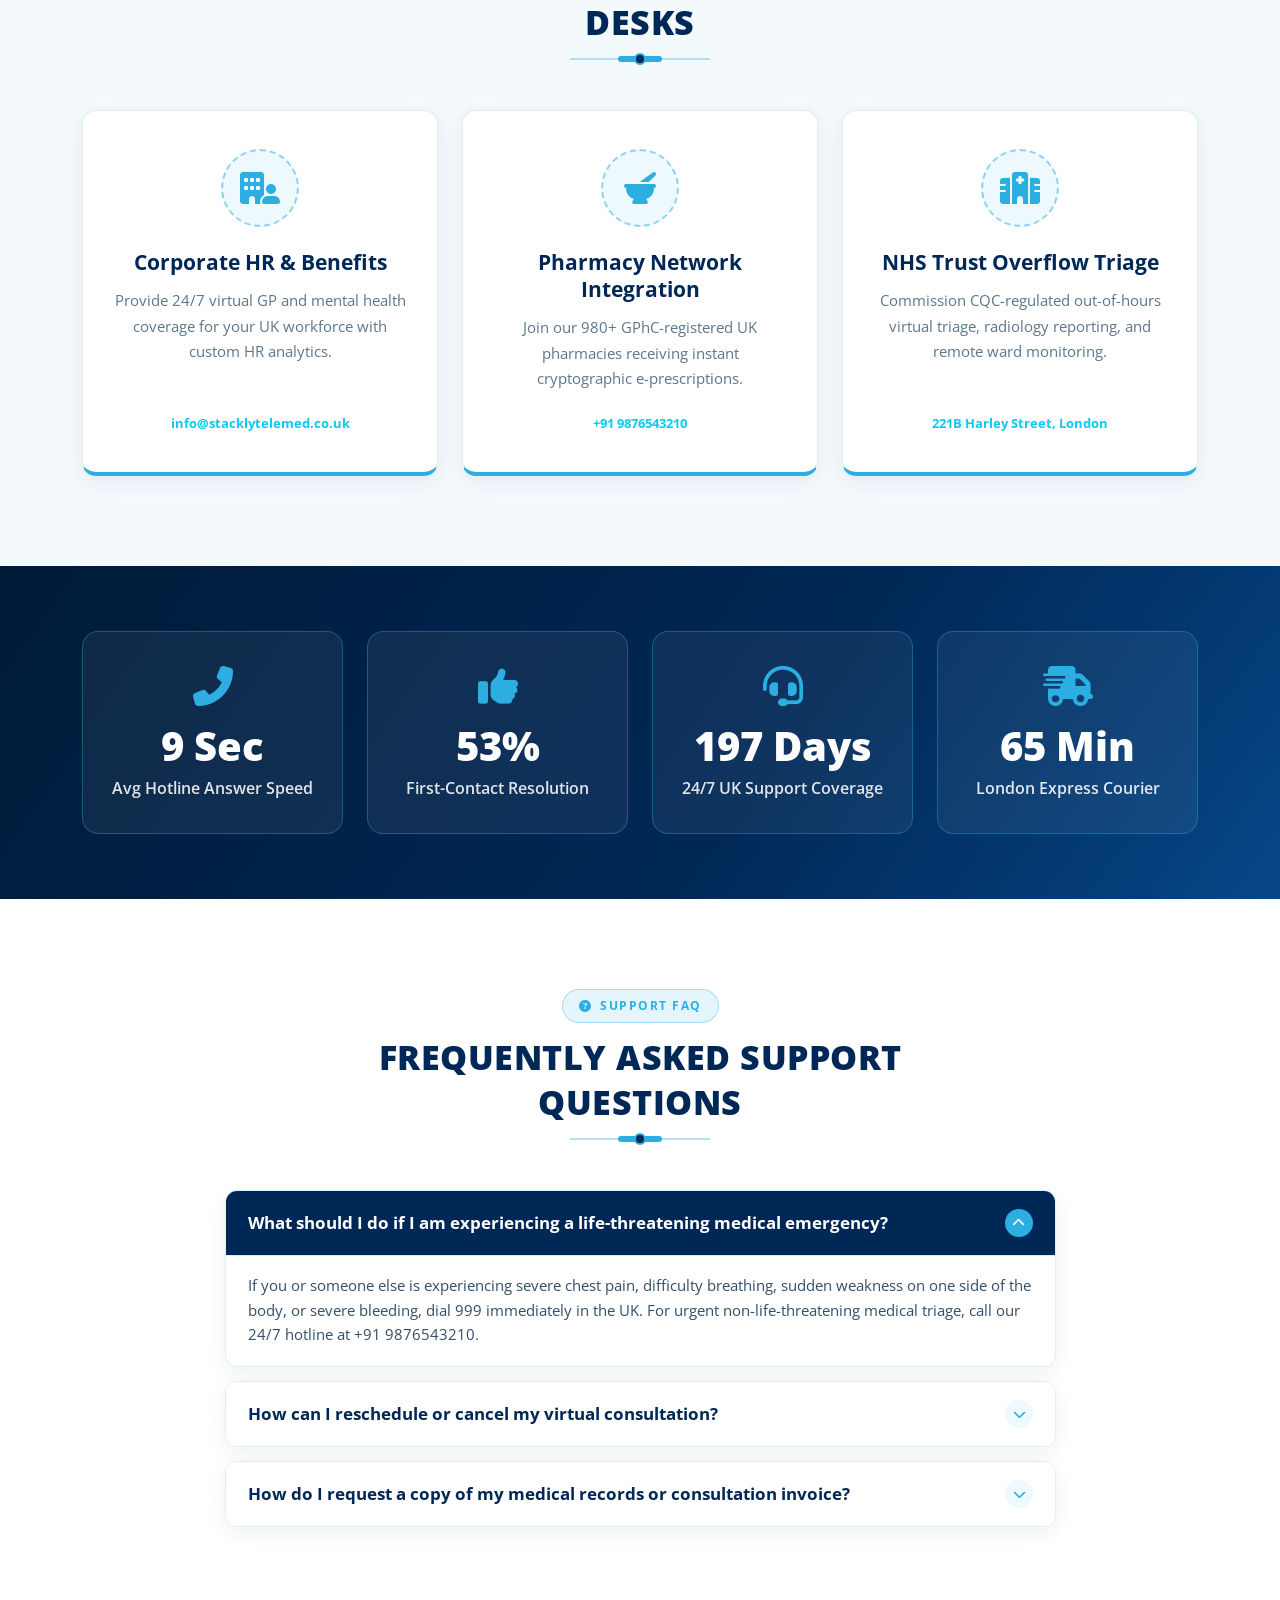
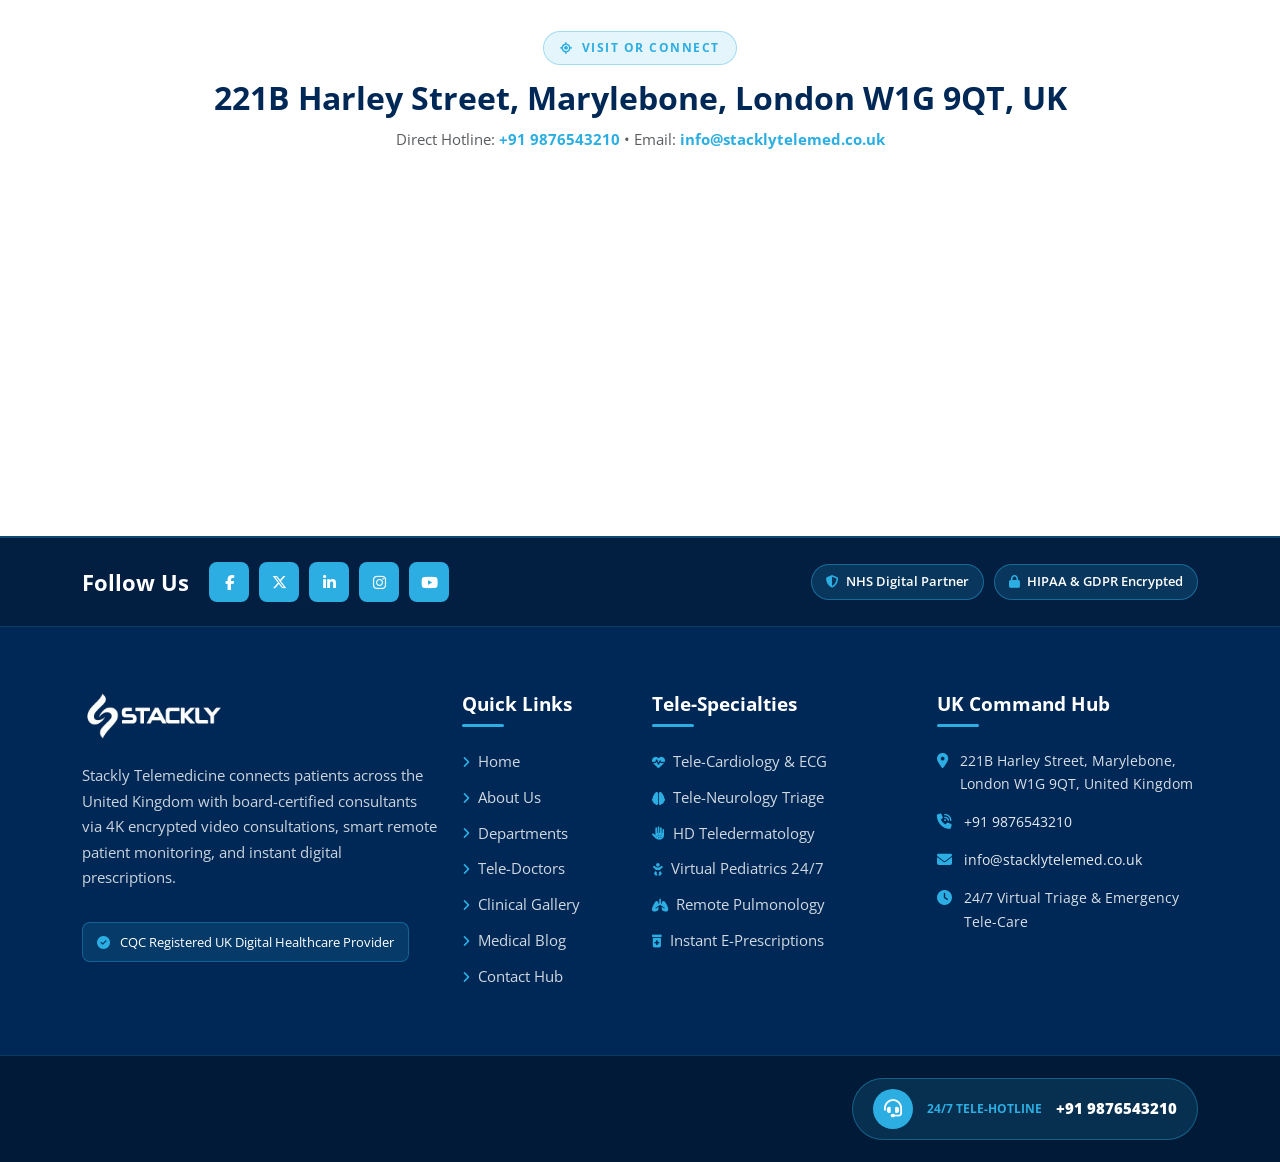
<file: pages/contact.html>
<!doctype html>
<html lang="en">
  <head>
    <meta charset="UTF-8" />
    <meta name="viewport" content="width=device-width, initial-scale=1.0" />
    <title>
      Contact Us &amp; UK Hubs | Stackly Telemedicine 24/7 Patient Support
    </title>
    <meta
      name="description"
      content="Contact Stackly Telemedicine's 24/7 UK patient support desk at 221B Harley Street, London (+91 9876543210, info@stacklytelemed.co.uk) for virtual consultations."
    />
    <link
      rel="icon"
      type="image/webp"
      href="../assets/images/logoStackly.webp"
    />
    <link
      rel="shortcut icon"
      type="image/webp"
      href="../assets/images/logoStackly.webp"
    />
    <link rel="apple-touch-icon" href="../assets/images/logoStackly.webp" />

    <link rel="preconnect" href="https://fonts.googleapis.com" />
    <link rel="preconnect" href="https://fonts.gstatic.com" crossorigin />
    <link
      href="https://fonts.googleapis.com/css2?family=Open+Sans:ital,wght@0,400;0,500;0,600;0,700;0,800;1,400&display=swap"
      rel="stylesheet"
    />

    <link
      href="https://cdn.jsdelivr.net/npm/bootstrap@5.3.3/dist/css/bootstrap.min.css"
      rel="stylesheet"
    />
    <link
      rel="stylesheet"
      href="https://cdnjs.cloudflare.com/ajax/libs/font-awesome/6.5.2/css/all.min.css"
    />
    <link
      rel="stylesheet"
      href="https://cdn.jsdelivr.net/npm/bootstrap-icons@1.11.3/font/bootstrap-icons.min.css"
    />

    <link rel="stylesheet" href="../assets/css/styles.css" />
    <link rel="stylesheet" href="../assets/css/contact.css" />
  </head>
  <body>
    <!-- Common Header Component -->
    <div id="header-placeholder"></div>

    <main>
      <!-- ==================================================================
             SECTION 1: Common Page Banner & Breadcrumbs (Requirement 7)
             ================================================================== -->
      <section
        data-reveal="fade-up"
        class="tm-page-banner"
        style="
          background-image: url(&quot;../assets/images/contact/banner-bg.webp&quot;);
        "
      >
        <div class="container">
          <div class="tm-page-banner-content">
            <span class="tm-page-banner-badge"
              ><i class="fa-solid fa-headset"></i> 24/7 UK Clinical Command
              Hub</span
            >
            <h1>Contact Stackly Telemedicine</h1>
            <p>
              Reach our 24/7 London Harley Street patient care coordinators for
              immediate virtual consultation booking, digital prescription
              assistance, or remote monitoring device support across the UK.
            </p>
            <nav aria-label="breadcrumb">
              <div class="tm-breadcrumb">
                <a href="../index.html"
                  ><i class="fa-solid fa-house"></i> Home</a
                >
                <span class="sep"
                  ><i class="fa-solid fa-chevron-right"></i
                ></span>
                <span class="current">Contact Us</span>
              </div>
            </nav>
          </div>
        </div>
      </section>

      <!-- ==================================================================
             SECTION 2: Direct UK Contact Channels (3 Cards)
             ================================================================== -->
      <section
        data-reveal="fade-up"
        class="tm-section-pad"
        id="direct-channels"
      >
        <div class="container">
          <div class="row g-4">
            <div class="col-lg-4 col-md-6">
              <div class="tm-card contact-channel-card">
                <div>
                  <div class="contact-channel-icon">
                    <i class="fa-solid fa-phone-volume"></i>
                  </div>
                  <h3>24/7 Tele-Triage Hotline</h3>
                  <p class="text-muted">
                    Speak directly with a UK clinical coordinator or urgent
                    triage nurse at any hour of the day or night.
                  </p>
                  <h4 class="text-info fw-bold mb-3">
                    <a href="#">+91 9876543210</a>
                  </h4>
                </div>
                <a href="#" class="tm-btn-outline w-100">CALL HOTLINE NOW</a>
              </div>
            </div>

            <div class="col-lg-4 col-md-6">
              <div class="tm-card contact-channel-card">
                <div>
                  <div class="contact-channel-icon">
                    <i class="fa-solid fa-envelope-open-text"></i>
                  </div>
                  <h3>Encrypted Clinical Email</h3>
                  <p class="text-muted">
                    Send medical referrals, prescription queries, insurance
                    pre-authorizations, or corporate inquiries.
                  </p>
                  <h4 class="text-info fw-bold mb-3">
                    <a href="#">info@stacklytelemed.co.uk</a>
                  </h4>
                </div>
                <a href="#" class="tm-btn-outline w-100">EMAIL CARE DESK</a>
              </div>
            </div>

            <div class="col-lg-4 col-md-12">
              <div class="tm-card contact-channel-card">
                <div>
                  <div class="contact-channel-icon">
                    <i class="fa-solid fa-location-dot"></i>
                  </div>
                  <h3>UK Flagship Headquarters</h3>
                  <p class="text-muted">
                    Our central clinical governance, cardiology telemetry desk,
                    and 4K consultation studios in London.
                  </p>
                  <h5 class="fw-bold mb-3">
                    221B Harley Street, Marylebone, London W1G 9QT, UK
                  </h5>
                </div>
                <a href="#" class="tm-btn-outline w-100">VIEW ON LONDON MAP</a>
              </div>
            </div>
          </div>
        </div>
      </section>

      <!-- ==================================================================
             SECTION 3: Main Validated Contact & Appointment Inquiry Form
             ================================================================== -->
      <section
        data-reveal="fade-up"
        class="tm-section-pad tm-gray-bg"
        id="main-contact-form-sec"
      >
        <div class="container">
          <div class="row g-5 align-items-center">
            <div class="col-lg-5">
              <span class="tm-section-badge"
                ><i class="fa-solid fa-message"></i> Fast Response
                Guarantee</span
              >
              <h2 class="fw-bold mb-3">
                Send Us a Direct Clinical or Support Message
              </h2>
              <div class="tm-section-seperator ms-0"><span></span></div>
              <p class="text-muted mb-4">
                Our London patient coordination team responds to all online
                messages within 15 minutes. Complete all required fields below
                to connect with us.
              </p>
              <div class="tm-img-zoom-wrap shadow mb-4">
                <img
                  src="../assets/images/contact/support-team.webp"
                  alt="24/7 Patient Care Coordinator Desk in London"
                />
              </div>
              <div class="p-3 bg-white rounded-3 border">
                <div class="d-flex align-items-center gap-3">
                  <span class="pulse-dot"></span>
                  <div>
                    <h6 class="mb-0 fw-bold">
                      Live Triage Desk Status: Active
                    </h6>
                    <span class="small text-muted"
                      >Current average reply time: 4 minutes</span
                    >
                  </div>
                </div>
              </div>
            </div>

            <div class="col-lg-7">
              <div class="tm-appointment-box">
                <h3 class="mb-2">Patient &amp; Partner Contact Form</h3>
                <p class="text-muted small mb-4">
                  All fields are required. Name accepts alphabets only; Phone
                  accepts numbers only; Past dates are restricted.
                </p>
                <form
                  id="contact-page-main-form"
                  data-success-msg="Message Received! Our Harley Street care desk (+91 9876543210) will contact you shortly."
                >
                  <div class="tm-form-alert" role="alert"></div>
                  <div class="row g-3">
                    <div class="col-md-6">
                      <div class="tm-form-field">
                        <label for="cnt-uname" class="tm-form-label"
                          >Your Full Name *</label
                        >
                        <input
                          type="text"
                          id="cnt-uname"
                          name="uname"
                          class="tm-form-control"
                          data-validate="name"
                          maxlength="16"
                          placeholder="Letters only (e.g. Sebastian Clarke)"
                          autocomplete="name"
                          required
                        />
                      </div>
                    </div>
                    <div class="col-md-6">
                      <div class="tm-form-field">
                        <label for="cnt-uemail" class="tm-form-label"
                          >Email Address *</label
                        >
                        <input
                          type="email"
                          id="cnt-uemail"
                          name="uemail"
                          class="tm-form-control"
                          placeholder="you@domain.co.uk"
                          autocomplete="email"
                          required
                        />
                      </div>
                    </div>
                    <div class="col-md-6">
                      <div class="tm-form-field">
                        <label for="cnt-unumber" class="tm-form-label"
                          >Contact Phone Number *</label
                        >
                        <input
                          type="tel"
                          id="cnt-unumber"
                          name="unumber"
                          class="tm-form-control"
                          data-validate="phone"
                          minlength="10"
                          maxlength="10"
                          placeholder="Digits only (e.g. 9876543210)"
                          autocomplete="tel"
                          required
                        />
                      </div>
                    </div>
                    <div class="col-md-6">
                      <div class="tm-form-field">
                        <label for="cnt-udate" class="tm-form-label"
                          >Preferred Callback / Consult Date *</label
                        >
                        <input
                          type="date"
                          id="cnt-udate"
                          name="udate"
                          class="tm-form-control"
                          data-validate="future-date"
                          required
                        />
                      </div>
                    </div>
                    <div class="col-md-6">
                      <div class="tm-form-field">
                        <label for="cnt-dept" class="tm-form-label"
                          >Department / Team *</label
                        >
                        <select
                          id="cnt-dept"
                          name="udepartment"
                          class="tm-form-control"
                          required
                        >
                          <option value="">Select Team</option>
                          <option value="patient-booking">
                            Virtual Appointment Booking
                          </option>
                          <option value="eprescription">
                            E-Prescription &amp; Pharmacy Desk
                          </option>
                          <option value="device-support">
                            Home Telemetry Kit Support
                          </option>
                          <option value="billing-insurance">
                            Insurance &amp; Billing Team
                          </option>
                          <option value="corporate">
                            Corporate Partnerships
                          </option>
                        </select>
                      </div>
                    </div>
                    <div class="col-md-6">
                      <div class="tm-form-field">
                        <label for="cnt-subject" class="tm-form-label"
                          >Subject *</label
                        >
                        <input
                          type="text"
                          id="cnt-subject"
                          name="usubject"
                          class="tm-form-control"
                          placeholder="Brief subject of your inquiry"
                          required
                        />
                      </div>
                    </div>
                    <div class="col-12">
                      <div class="tm-form-field">
                        <label for="cnt-umsg" class="tm-form-label"
                          >Detailed Message *</label
                        >
                        <textarea
                          id="cnt-umsg"
                          name="umsg"
                          rows="4"
                          class="tm-form-control"
                          placeholder="How can our UK telemedicine team help you today?"
                          required
                        ></textarea>
                      </div>
                    </div>
                    <div class="col-12">
                      <button type="submit" class="tm-btn1 w-100">
                        <i class="fa-solid fa-paper-plane me-2"></i> SEND SECURE
                        MESSAGE
                      </button>
                    </div>
                  </div>
                </form>
              </div>
            </div>
          </div>
        </div>
      </section>

      <!-- ==================================================================
             SECTION 4: Regional UK Telehealth Command & Diagnostic Hubs
             ================================================================== -->
      <section
        data-reveal="fade-up"
        class="tm-section-pad"
        id="uk-regional-hubs"
      >
        <div class="container">
          <div class="tm-section-heading text-center">
            <span class="tm-section-badge"
              ><i class="fa-solid fa-map-location-dot"></i> Nationwide
              Presence</span
            >
            <h2>Our UK Telehealth &amp; Diagnostic Command Hubs</h2>
            <div class="tm-section-seperator"><span></span></div>
            <p>
              All centers share our unified hotline (+91 9876543210) and email
              (info@stacklytelemed.co.uk), coordinated from 221B Harley Street,
              London.
            </p>
          </div>

          <div class="row g-4">
            <div class="col-lg-4 col-md-6">
              <div class="uk-hub-card">
                <div class="uk-hub-thumb">
                  <span class="uk-hub-status">Flagship Command</span>
                  <img
                    src="../assets/images/contact/hub-london.webp"
                    alt="London Harley Street Command Hub"
                  />
                </div>
                <div class="uk-hub-body">
                  <div>
                    <h4>London Harley Street Hub</h4>
                    <p class="text-muted small mb-3">
                      221B Harley Street, Marylebone, London W1G 9QT, United
                      Kingdom
                    </p>
                    <ul class="doc-meta-list">
                      <li><i class="fa-solid fa-phone"></i> +91 9876543210</li>
                      <li>
                        <i class="fa-solid fa-envelope"></i>
                        info@stacklytelemed.co.uk
                      </li>
                      <li>
                        <i class="fa-solid fa-clock"></i> 24/7 Cardiac &amp; GP
                        Telemetry
                      </li>
                    </ul>
                  </div>
                  <a href="#" class="tm-btn-outline w-100 py-2"
                    >CONNECT LONDON HUB</a
                  >
                </div>
              </div>
            </div>

            <div class="col-lg-4 col-md-6">
              <div class="uk-hub-card">
                <div class="uk-hub-thumb">
                  <span class="uk-hub-status">Northern Hub</span>
                  <img
                    src="../assets/images/contact/hub-manchester.webp"
                    alt="Manchester Digital Triage Center"
                  />
                </div>
                <div class="uk-hub-body">
                  <div>
                    <h4>Manchester Northern Relay</h4>
                    <p class="text-muted small mb-3">
                      Linked to 221B Harley Street, Marylebone, London W1G 9QT,
                      UK
                    </p>
                    <ul class="doc-meta-list">
                      <li><i class="fa-solid fa-phone"></i> +91 9876543210</li>
                      <li>
                        <i class="fa-solid fa-envelope"></i>
                        info@stacklytelemed.co.uk
                      </li>
                      <li>
                        <i class="fa-solid fa-clock"></i> 24/7 E-Pharmacy &amp;
                        Kit Dispatch
                      </li>
                    </ul>
                  </div>
                  <a href="#" class="tm-btn-outline w-100 py-2"
                    >CONNECT NORTHERN HUB</a
                  >
                </div>
              </div>
            </div>

            <div class="col-lg-4 col-md-12">
              <div class="uk-hub-card">
                <div class="uk-hub-thumb">
                  <span class="uk-hub-status">Scottish Hub</span>
                  <img
                    src="../assets/images/contact/hub-edinburgh.webp"
                    alt="Edinburgh Remote Care Center"
                  />
                </div>
                <div class="uk-hub-body">
                  <div>
                    <h4>Edinburgh Highlands Relay</h4>
                    <p class="text-muted small mb-3">
                      Linked to 221B Harley Street, Marylebone, London W1G 9QT,
                      UK
                    </p>
                    <ul class="doc-meta-list">
                      <li><i class="fa-solid fa-phone"></i> +91 9876543210</li>
                      <li>
                        <i class="fa-solid fa-envelope"></i>
                        info@stacklytelemed.co.uk
                      </li>
                      <li>
                        <i class="fa-solid fa-clock"></i> 24/7 Rural &amp;
                        Island Telehealth
                      </li>
                    </ul>
                  </div>
                  <a href="#" class="tm-btn-outline w-100 py-2"
                    >CONNECT SCOTTISH HUB</a
                  >
                </div>
              </div>
            </div>
          </div>
        </div>
      </section>

      <!-- ==================================================================
             SECTION 5: Guaranteed Response Time (SLA) Matrix
             ================================================================== -->
      <section
        data-reveal="fade-up"
        class="tm-section-pad tm-dark-bg"
        id="response-sla"
      >
        <div class="container">
          <div class="tm-section-heading text-center">
            <span class="tm-section-badge"
              ><i class="fa-solid fa-stopwatch"></i> Clinical Response SLA</span
            >
            <h2>Our Guaranteed Patient Response Times</h2>
            <div class="tm-section-seperator"><span></span></div>
            <p>
              When you contact Stackly Telemedicine, your inquiry is triaged by
              clinical urgency with strict service-level guarantees.
            </p>
          </div>

          <div class="row g-4">
            <div class="col-lg-3 col-md-6">
              <div class="sla-tier-card">
                <span class="sla-time-badge">&lt; 90 Seconds</span>
                <h4 class="text-white">Telemetry Red-Flag</h4>
                <p class="small text-white-50 mb-0">
                  Abnormal wearable ECG or SpO2 alerts trigger an immediate
                  nurse phone call.
                </p>
              </div>
            </div>
            <div class="col-lg-3 col-md-6">
              <div class="sla-tier-card">
                <span class="sla-time-badge">&lt; 8 Minutes</span>
                <h4 class="text-white">On-Demand GP Video</h4>
                <p class="small text-white-50 mb-0">
                  Average wait from booking to face-to-face 4K GP consultation
                  24/7.
                </p>
              </div>
            </div>
            <div class="col-lg-3 col-md-6">
              <div class="sla-tier-card">
                <span class="sla-time-badge">&lt; 15 Minutes</span>
                <h4 class="text-white">E-Script Token Reissue</h4>
                <p class="small text-white-50 mb-0">
                  Rapid pharmacy barcode support or alternative medication
                  substitution.
                </p>
              </div>
            </div>
            <div class="col-lg-3 col-md-6">
              <div class="sla-tier-card">
                <span class="sla-time-badge">&lt; 60 Minutes</span>
                <h4 class="text-white">Medical Letters &amp; Insurance</h4>
                <p class="small text-white-50 mb-0">
                  Turnaround for specialist referral letters, sick notes, and
                  Bupa/AXA claims.
                </p>
              </div>
            </div>
          </div>
        </div>
      </section>

      <!-- ==================================================================
             SECTION 6: Live Technical Onboarding & Device Pairing Desk
             ================================================================== -->
      <section
        data-reveal="fade-up"
        class="tm-section-pad"
        id="tech-onboarding"
      >
        <div class="container">
          <div class="row g-5 align-items-center">
            <div class="col-lg-6">
              <div class="tm-img-zoom-wrap shadow">
                <img
                  src="../assets/images/contact/app-support.webp"
                  alt="Live Technical Onboarding Assistance"
                />
              </div>
            </div>
            <div class="col-lg-6">
              <span class="tm-section-badge"
                ><i class="fa-solid fa-laptop-medical"></i> Complimentary Tech
                Concierge</span
              >
              <h2 class="fw-bold mb-3">
                1-on-1 Device Pairing &amp; Audio/Video Check Before Your Visit
              </h2>
              <div class="tm-section-seperator ms-0"><span></span></div>
              <p class="text-muted">
                First time using telemedicine or pairing a Bluetooth
                stethoscope/blood pressure cuff? Our patient tech ambassadors
                will jump on a free 5-minute test call with you prior to your
                doctor appointment to verify your camera, microphone, and sensor
                sync.
              </p>
              <ul class="tm-about-feature-list">
                <li>
                  <i class="fa-solid fa-circle-check"></i> Free 5-Minute
                  Pre-Call Camera Test
                </li>
                <li>
                  <i class="fa-solid fa-circle-check"></i> Guided Bluetooth
                  Sensor Pairing
                </li>
                <li>
                  <i class="fa-solid fa-circle-check"></i> Senior-Friendly
                  Remote Assistance
                </li>
                <li>
                  <i class="fa-solid fa-circle-check"></i> Instant Browser Link
                  Troubleshooting
                </li>
              </ul>
              <a href="#" class="tm-btn1 mt-2"
                ><i class="fa-solid fa-phone me-2"></i> CALL TECH CONCIERGE: +91
                9876543210</a
              >
            </div>
          </div>
        </div>
      </section>

      <!-- ==================================================================
             SECTION 7: Corporate, NHS & Pharmacy Partnership Desk
             ================================================================== -->
      <section
        data-reveal="fade-up"
        class="tm-section-pad tm-gray-bg"
        id="partner-desks"
      >
        <div class="container">
          <div class="tm-section-heading text-center">
            <span class="tm-section-badge"
              ><i class="fa-solid fa-handshake"></i> Institutional
              Inquiries</span
            >
            <h2>Dedicated Partner &amp; Departmental Desks</h2>
            <div class="tm-section-seperator"><span></span></div>
          </div>

          <div class="row g-4">
            <div class="col-lg-4 col-md-6">
              <div class="tm-icon-box style1">
                <div>
                  <div class="tm-icon">
                    <i class="fa-solid fa-building-user"></i>
                  </div>
                  <h3 class="tm-icon-box-title">Corporate HR &amp; Benefits</h3>
                  <p class="tm-icon-box-text">
                    Provide 24/7 virtual GP and mental health coverage for your
                    UK workforce with custom HR analytics.
                  </p>
                </div>
                <span class="small fw-bold text-info"
                  >info@stacklytelemed.co.uk</span
                >
              </div>
            </div>
            <div class="col-lg-4 col-md-6">
              <div class="tm-icon-box style1">
                <div>
                  <div class="tm-icon">
                    <i class="fa-solid fa-mortar-pestle"></i>
                  </div>
                  <h3 class="tm-icon-box-title">
                    Pharmacy Network Integration
                  </h3>
                  <p class="tm-icon-box-text">
                    Join our 980+ GPhC-registered UK pharmacies receiving
                    instant cryptographic e-prescriptions.
                  </p>
                </div>
                <span class="small fw-bold text-info">+91 9876543210</span>
              </div>
            </div>
            <div class="col-lg-4 col-md-12">
              <div class="tm-icon-box style1">
                <div>
                  <div class="tm-icon">
                    <i class="fa-solid fa-hospital"></i>
                  </div>
                  <h3 class="tm-icon-box-title">NHS Trust Overflow Triage</h3>
                  <p class="tm-icon-box-text">
                    Commission CQC-regulated out-of-hours virtual triage,
                    radiology reporting, and remote ward monitoring.
                  </p>
                </div>
                <span class="small fw-bold text-info"
                  >221B Harley Street, London</span
                >
              </div>
            </div>
          </div>
        </div>
      </section>

      <!-- ==================================================================
             SECTION 8: Support Center Performance Numbers
             ================================================================== -->
      <section
        data-reveal="fade-up"
        class="tm-section-pad-sm tm-fun-fact-wrap"
        id="support-metrics"
      >
        <div class="container">
          <div class="row g-4">
            <div class="col-lg-3 col-md-6">
              <div class="tm-fun-fact text-center">
                <i class="fa-solid fa-phone-flip"></i>
                <h2 class="tm-counter" data-target="18" data-suffix=" Sec">
                  18 Sec
                </h2>
                <h3>Avg Hotline Answer Speed</h3>
              </div>
            </div>
            <div class="col-lg-3 col-md-6">
              <div class="tm-fun-fact text-center">
                <i class="fa-solid fa-thumbs-up"></i>
                <h2 class="tm-counter" data-target="99" data-suffix="%">99%</h2>
                <h3>First-Contact Resolution</h3>
              </div>
            </div>
            <div class="col-lg-3 col-md-6">
              <div class="tm-fun-fact text-center">
                <i class="fa-solid fa-headset"></i>
                <h2 class="tm-counter" data-target="365" data-suffix=" Days">
                  365 Days
                </h2>
                <h3>24/7 UK Support Coverage</h3>
              </div>
            </div>
            <div class="col-lg-3 col-md-6">
              <div class="tm-fun-fact text-center">
                <i class="fa-solid fa-truck-fast"></i>
                <h2 class="tm-counter" data-target="120" data-suffix=" Min">
                  120 Min
                </h2>
                <h3>London Express Courier</h3>
              </div>
            </div>
          </div>
        </div>
      </section>

      <!-- ==================================================================
             SECTION 9: Contact & Support FAQ Accordion
             ================================================================== -->
      <section data-reveal="fade-up" class="tm-section-pad" id="contact-faq">
        <div class="container">
          <div class="tm-section-heading text-center">
            <span class="tm-section-badge"
              ><i class="fa-solid fa-circle-question"></i> Support FAQ</span
            >
            <h2>Frequently Asked Support Questions</h2>
            <div class="tm-section-seperator"><span></span></div>
          </div>

          <div class="row justify-content-center">
            <div class="col-lg-9">
              <div class="accordian">
                <div class="single-accordian">
                  <h3 class="accordian-head active">
                    What should I do if I am experiencing a life-threatening
                    medical emergency?
                    <span class="accordian-toggle"
                      ><i class="fa-solid fa-chevron-down"></i
                    ></span>
                  </h3>
                  <div class="accordian-body">
                    If you or someone else is experiencing severe chest pain,
                    difficulty breathing, sudden weakness on one side of the
                    body, or severe bleeding, dial 999 immediately in the UK.
                    For urgent non-life-threatening medical triage, call our
                    24/7 hotline at +91 9876543210.
                  </div>
                </div>
                <div class="single-accordian">
                  <h3 class="accordian-head">
                    How can I reschedule or cancel my virtual consultation?
                    <span class="accordian-toggle"
                      ><i class="fa-solid fa-chevron-down"></i
                    ></span>
                  </h3>
                  <div class="accordian-body" style="display: none">
                    You can reschedule or cancel free of charge up to 30 minutes
                    before your scheduled video slot via the link in your
                    confirmation email, or by calling +91 9876543210.
                  </div>
                </div>
                <div class="single-accordian">
                  <h3 class="accordian-head">
                    How do I request a copy of my medical records or
                    consultation invoice?
                    <span class="accordian-toggle"
                      ><i class="fa-solid fa-chevron-down"></i
                    ></span>
                  </h3>
                  <div class="accordian-body" style="display: none">
                    All clinical notes, lab results, and itemized insurance
                    invoices are available for instant PDF download in your
                    patient portal, or email info@stacklytelemed.co.uk for
                    certified copies.
                  </div>
                </div>
              </div>
            </div>
          </div>
        </div>
      </section>

      <!-- ==================================================================
             SECTION 10: Interactive UK Harley Street Location Map
             ================================================================== -->
      <section data-reveal="fade-up" id="uk-map-section">
        <div class="container mb-4 text-center">
          <span class="tm-section-badge"
            ><i class="fa-solid fa-location-crosshairs"></i> Visit or
            Connect</span
          >
          <h2 class="fw-bold">
            221B Harley Street, Marylebone, London W1G 9QT, UK
          </h2>
          <p class="text-muted">
            Direct Hotline:
            <a href="#" class="fw-bold">+91 9876543210</a>
            &bull; Email:
            <a href="#" class="fw-bold">info@stacklytelemed.co.uk</a>
          </p>
        </div>
        <div id="tm-map">
          <iframe
            title="Stackly Telemedicine 221B Harley Street London UK Map"
            src="https://www.google.com/maps/embed?pb=!1m18!1m12!1m3!1d2482.698026879282!2d-0.1499896!3d51.5187576!2m3!1f0!2f0!3f0!3m2!1i1024!2i768!4f13.1!3m3!1m2!1s0x48761ad39773f339%3A0x6003a48112349354!2sHarley%20St%2C%20London%2C%20UK!5e0!3m2!1sen!2suk!4v1700000000000!5m2!1sen!2suk"
            loading="lazy"
            referrerpolicy="no-referrer-when-downgrade"
            allowfullscreen
          ></iframe>
        </div>
      </section>
    </main>

    <!-- Common Footer Component -->
    <div id="footer-placeholder"></div>

    <script src="https://cdn.jsdelivr.net/npm/bootstrap@5.3.3/dist/js/bootstrap.bundle.min.js"></script>
    <script src="../assets/js/script.js"></script>
  </body>
</html>
</file>
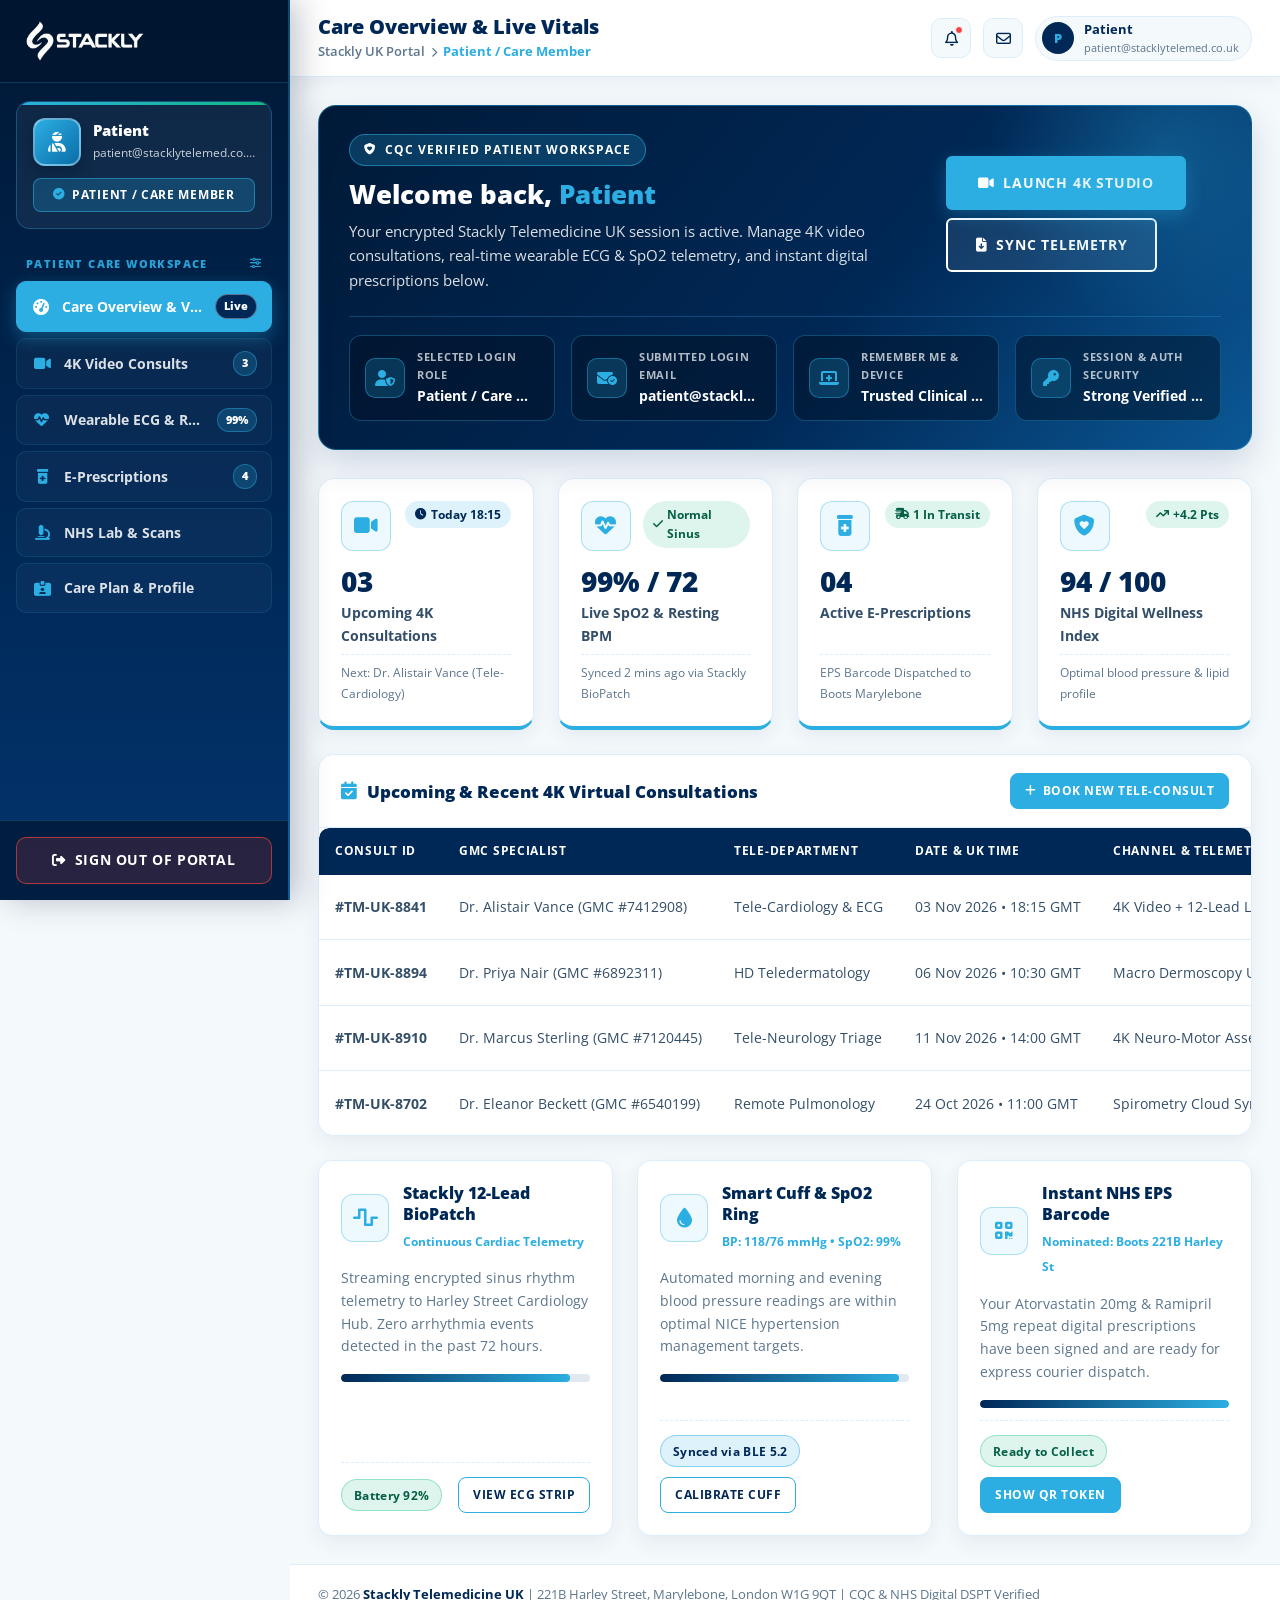
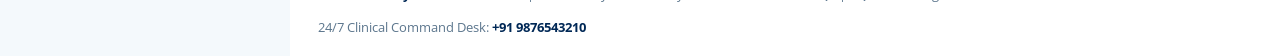
<file: pages/dashboard.html>
<!doctype html>
<html lang="en">
  <head>
    <meta charset="UTF-8" />
    <meta name="viewport" content="width=device-width, initial-scale=1.0" />
    <title>
      Clinical Role Dashboard | Stackly Telemedicine 24/7 UK Virtual Healthcare
    </title>
    <meta
      name="description"
      content="Role-based Stackly Telemedicine UK clinical dashboard for Patients, GMC Tele-Doctors, Clinical Triage Nurses, E-Pharmacy Coordinators, and Clinical Administrators."
    />
    <!-- Favicon -->
    <link
      rel="icon"
      type="image/webp"
      href="../assets/images/logoStackly.webp"
    />
    <link
      rel="shortcut icon"
      type="image/webp"
      href="../assets/images/logoStackly.webp"
    />
    <link rel="apple-touch-icon" href="../assets/images/logoStackly.webp" />

    <!-- Google Fonts: Open Sans -->
    <link rel="preconnect" href="https://fonts.googleapis.com" />
    <link rel="preconnect" href="https://fonts.gstatic.com" crossorigin />
    <link
      href="https://fonts.googleapis.com/css2?family=Open+Sans:ital,wght@0,400;0,500;0,600;0,700;0,800;1,400&display=swap"
      rel="stylesheet"
    />

    <!-- Bootstrap 5.3 CSS -->
    <link
      href="https://cdn.jsdelivr.net/npm/bootstrap@5.3.3/dist/css/bootstrap.min.css"
      rel="stylesheet"
    />
    <!-- Font Awesome 6.5.2 -->
    <link
      rel="stylesheet"
      href="https://cdnjs.cloudflare.com/ajax/libs/font-awesome/6.5.2/css/all.min.css"
    />
    <!-- Bootstrap Icons -->
    <link
      rel="stylesheet"
      href="https://cdn.jsdelivr.net/npm/bootstrap-icons@1.11.3/font/bootstrap-icons.min.css"
    />

    <!-- Theme & Dashboard Stylesheets -->
    <link rel="stylesheet" href="../assets/css/styles.css" />
    <link rel="stylesheet" href="../assets/css/dashboard.css" />
  </head>
  <body class="tm-dash-body">
    <div class="tm-dash-wrapper">
      <!-- Mobile Offcanvas Sidebar Backdrop -->
      <div
        class="tm-dash-backdrop"
        id="tm-sidebar-backdrop"
        aria-hidden="true"
      ></div>

      <!-- =====================================================================
           LEFT ROLE-BASED CLINICAL SIDEBAR
           ===================================================================== -->
      <aside
        class="tm-dash-sidebar"
        id="tm-dashboard-sidebar"
        aria-label="Clinical Portal Sidebar Navigation"
      >
        <div>
          <!-- Brand Logo & Mobile Close -->
          <div class="tm-dash-sidebar-header">
            <a
              href="../index.html"
              class="tm-dash-brand-link"
              aria-label="Stackly Telemedicine Home"
            >
              <img
                src="../assets/images/logoStackly.webp"
                alt="Stackly Telemedicine Logo"
                class="tm-dash-logo"
              />
            </a>
            <button
              type="button"
              class="tm-dash-sidebar-close"
              id="tm-sidebar-close"
              aria-label="Close Sidebar Menu"
            >
              <i class="fa-solid fa-xmark"></i>
            </button>
          </div>

          <!-- Logged-In User & Role Card (Populated from Login Form Data) -->
          <div class="tm-dash-user-card">
            <div class="tm-dash-user-top">
              <div class="tm-dash-avatar" id="sidebar-user-avatar">
                <i class="fa-solid fa-user-shield"></i>
              </div>
              <div class="tm-dash-user-meta">
                <h4 class="tm-dash-user-name" id="sidebar-user-name">
                  Portal Member
                </h4>
                <p class="tm-dash-user-email" id="sidebar-user-email">
                  member@stacklytelemed.co.uk
                </p>
              </div>
            </div>
            <div class="tm-dash-role-pill" id="sidebar-role-pill">
              <i class="fa-solid fa-circle-check"></i>
              <span id="sidebar-role-title">Patient / Care Member</span>
            </div>
          </div>

          <!-- Role-Based Sidebar Navigation Menus -->
          <nav class="tm-dash-nav-wrap" aria-label="Role Workspace Menu">
            <div class="tm-dash-nav-label">
              <span id="sidebar-menu-heading">Patient Care Workspace</span>
              <i class="fa-solid fa-sliders"></i>
            </div>

            <!-- 1. PATIENT SIDEBAR MENU -->
            <ul
              class="tm-dash-nav-list js-role-sidebar"
              data-role-menu="patient"
            >
              <li class="tm-dash-nav-item">
                <button
                  type="button"
                  class="tm-dash-nav-link active"
                  data-dash-section="patient-overview"
                  data-section-title="Care Overview &amp; Live Vitals"
                >
                  <span class="tm-dash-nav-link-left">
                    <i class="fa-solid fa-gauge-high"></i>
                    <span>Care Overview &amp; Vitals</span>
                  </span>
                  <span class="tm-dash-nav-badge">Live</span>
                </button>
              </li>
              <li class="tm-dash-nav-item">
                <button
                  type="button"
                  class="tm-dash-nav-link"
                  data-dash-section="patient-consultations"
                  data-section-title="4K Video Consultations"
                >
                  <span class="tm-dash-nav-link-left">
                    <i class="fa-solid fa-video"></i>
                    <span>4K Video Consults</span>
                  </span>
                  <span class="tm-dash-nav-badge">3</span>
                </button>
              </li>
              <li class="tm-dash-nav-item">
                <button
                  type="button"
                  class="tm-dash-nav-link"
                  data-dash-section="patient-telemetry"
                  data-section-title="Wearable RPM &amp; ECG Telemetry"
                >
                  <span class="tm-dash-nav-link-left">
                    <i class="fa-solid fa-heart-pulse"></i>
                    <span>Wearable ECG &amp; RPM</span>
                  </span>
                  <span class="tm-dash-nav-badge">99%</span>
                </button>
              </li>
              <li class="tm-dash-nav-item">
                <button
                  type="button"
                  class="tm-dash-nav-link"
                  data-dash-section="patient-prescriptions"
                  data-section-title="Digital Barcode E-Prescriptions"
                >
                  <span class="tm-dash-nav-link-left">
                    <i class="fa-solid fa-prescription-bottle-medical"></i>
                    <span>E-Prescriptions</span>
                  </span>
                  <span class="tm-dash-nav-badge">4</span>
                </button>
              </li>
              <li class="tm-dash-nav-item">
                <button
                  type="button"
                  class="tm-dash-nav-link"
                  data-dash-section="patient-records"
                  data-section-title="NHS Lab &amp; Diagnostic Reports"
                >
                  <span class="tm-dash-nav-link-left">
                    <i class="fa-solid fa-microscope"></i>
                    <span>NHS Lab &amp; Scans</span>
                  </span>
                </button>
              </li>
              <li class="tm-dash-nav-item">
                <button
                  type="button"
                  class="tm-dash-nav-link"
                  data-dash-section="patient-billing"
                  data-section-title="Care Plan &amp; Session Profile"
                >
                  <span class="tm-dash-nav-link-left">
                    <i class="fa-solid fa-id-card-clip"></i>
                    <span>Care Plan &amp; Profile</span>
                  </span>
                </button>
              </li>
            </ul>

            <!-- 2. DOCTOR SIDEBAR MENU -->
            <ul
              class="tm-dash-nav-list js-role-sidebar d-none"
              data-role-menu="doctor"
            >
              <li class="tm-dash-nav-item">
                <button
                  type="button"
                  class="tm-dash-nav-link"
                  data-dash-section="doctor-overview"
                  data-section-title="Clinical Command &amp; Triage Queue"
                >
                  <span class="tm-dash-nav-link-left">
                    <i class="fa-solid fa-stethoscope"></i>
                    <span>Clinical Command Hub</span>
                  </span>
                  <span class="tm-dash-nav-badge">14</span>
                </button>
              </li>
              <li class="tm-dash-nav-item">
                <button
                  type="button"
                  class="tm-dash-nav-link"
                  data-dash-section="doctor-consultations"
                  data-section-title="4K Tele-Consultation Studio"
                >
                  <span class="tm-dash-nav-link-left">
                    <i class="fa-solid fa-laptop-medical"></i>
                    <span>4K Consult Studio</span>
                  </span>
                  <span class="tm-dash-nav-badge">Live</span>
                </button>
              </li>
              <li class="tm-dash-nav-item">
                <button
                  type="button"
                  class="tm-dash-nav-link"
                  data-dash-section="doctor-rpm"
                  data-section-title="Remote Patient Telemetry (RPM)"
                >
                  <span class="tm-dash-nav-link-left">
                    <i class="fa-solid fa-wave-square"></i>
                    <span>Cardiac &amp; RPM Cloud</span>
                  </span>
                  <span class="tm-dash-nav-badge">2 Alerts</span>
                </button>
              </li>
              <li class="tm-dash-nav-item">
                <button
                  type="button"
                  class="tm-dash-nav-link"
                  data-dash-section="doctor-eprescribe"
                  data-section-title="EPS E-Prescribing &amp; BNF Formulary"
                >
                  <span class="tm-dash-nav-link-left">
                    <i class="fa-solid fa-file-prescription"></i>
                    <span>EPS E-Prescribing</span>
                  </span>
                </button>
              </li>
              <li class="tm-dash-nav-item">
                <button
                  type="button"
                  class="tm-dash-nav-link"
                  data-dash-section="doctor-referrals"
                  data-section-title="MDT Referrals &amp; Pathology Sign-Off"
                >
                  <span class="tm-dash-nav-link-left">
                    <i class="fa-solid fa-vial-circle-check"></i>
                    <span>MDT &amp; Lab Sign-Off</span>
                  </span>
                  <span class="tm-dash-nav-badge">7</span>
                </button>
              </li>
              <li class="tm-dash-nav-item">
                <button
                  type="button"
                  class="tm-dash-nav-link"
                  data-dash-section="doctor-governance"
                  data-section-title="GMC Rota &amp; Clinician Profile"
                >
                  <span class="tm-dash-nav-link-left">
                    <i class="fa-solid fa-user-doctor"></i>
                    <span>GMC Rota &amp; Profile</span>
                  </span>
                </button>
              </li>
            </ul>

            <!-- 3. NURSE SIDEBAR MENU -->
            <ul
              class="tm-dash-nav-list js-role-sidebar d-none"
              data-role-menu="nurse"
            >
              <li class="tm-dash-nav-item">
                <button
                  type="button"
                  class="tm-dash-nav-link"
                  data-dash-section="nurse-overview"
                  data-section-title="24/7 Live Triage Command Desk"
                >
                  <span class="tm-dash-nav-link-left">
                    <i class="fa-solid fa-user-nurse"></i>
                    <span>Live Triage Desk</span>
                  </span>
                  <span class="tm-dash-nav-badge">19</span>
                </button>
              </li>
              <li class="tm-dash-nav-item">
                <button
                  type="button"
                  class="tm-dash-nav-link"
                  data-dash-section="nurse-assessments"
                  data-section-title="NEWS2 Acuity &amp; Pre-Consult Triage"
                >
                  <span class="tm-dash-nav-link-left">
                    <i class="fa-solid fa-clipboard-check"></i>
                    <span>NEWS2 Assessments</span>
                  </span>
                  <span class="tm-dash-nav-badge">AI</span>
                </button>
              </li>
              <li class="tm-dash-nav-item">
                <button
                  type="button"
                  class="tm-dash-nav-link"
                  data-dash-section="nurse-telemetry"
                  data-section-title="RPM Vitals &amp; Threshold Watch"
                >
                  <span class="tm-dash-nav-link-left">
                    <i class="fa-solid fa-heart-circle-bolt"></i>
                    <span>RPM Vitals Watch</span>
                  </span>
                  <span class="tm-dash-nav-badge">4</span>
                </button>
              </li>
              <li class="tm-dash-nav-item">
                <button
                  type="button"
                  class="tm-dash-nav-link"
                  data-dash-section="nurse-kits"
                  data-section-title="Home Diagnostic Kit Dispatch"
                >
                  <span class="tm-dash-nav-link-left">
                    <i class="fa-solid fa-kit-medical"></i>
                    <span>Diagnostic Kit Dispatch</span>
                  </span>
                </button>
              </li>
              <li class="tm-dash-nav-item">
                <button
                  type="button"
                  class="tm-dash-nav-link"
                  data-dash-section="nurse-careplans"
                  data-section-title="Post-Discharge Recovery Follow-Ups"
                >
                  <span class="tm-dash-nav-link-left">
                    <i class="fa-solid fa-hand-holding-medical"></i>
                    <span>Recovery Follow-Ups</span>
                  </span>
                </button>
              </li>
              <li class="tm-dash-nav-item">
                <button
                  type="button"
                  class="tm-dash-nav-link"
                  data-dash-section="nurse-handover"
                  data-section-title="SBAR Shift Handover &amp; Profile"
                >
                  <span class="tm-dash-nav-link-left">
                    <i class="fa-solid fa-notes-medical"></i>
                    <span>SBAR Handover &amp; Profile</span>
                  </span>
                </button>
              </li>
            </ul>

            <!-- 4. PHARMACIST SIDEBAR MENU -->
            <ul
              class="tm-dash-nav-list js-role-sidebar d-none"
              data-role-menu="pharmacist"
            >
              <li class="tm-dash-nav-item">
                <button
                  type="button"
                  class="tm-dash-nav-link"
                  data-dash-section="pharmacist-overview"
                  data-section-title="UK E-Pharmacy Dispatch Command"
                >
                  <span class="tm-dash-nav-link-left">
                    <i class="fa-solid fa-mortar-pestle"></i>
                    <span>E-Pharmacy Hub</span>
                  </span>
                  <span class="tm-dash-nav-badge">28</span>
                </button>
              </li>
              <li class="tm-dash-nav-item">
                <button
                  type="button"
                  class="tm-dash-nav-link"
                  data-dash-section="pharmacist-verification"
                  data-section-title="BNF Clinical Script Verification"
                >
                  <span class="tm-dash-nav-link-left">
                    <i class="fa-solid fa-prescription"></i>
                    <span>Script Verification</span>
                  </span>
                  <span class="tm-dash-nav-badge">6</span>
                </button>
              </li>
              <li class="tm-dash-nav-item">
                <button
                  type="button"
                  class="tm-dash-nav-link"
                  data-dash-section="pharmacist-logistics"
                  data-section-title="UK Courier &amp; Cold-Chain Telemetry"
                >
                  <span class="tm-dash-nav-link-left">
                    <i class="fa-solid fa-truck-medical"></i>
                    <span>Courier &amp; Cold-Chain</span>
                  </span>
                </button>
              </li>
              <li class="tm-dash-nav-item">
                <button
                  type="button"
                  class="tm-dash-nav-link"
                  data-dash-section="pharmacist-inventory"
                  data-section-title="National Formulary &amp; Stock Inventory"
                >
                  <span class="tm-dash-nav-link-left">
                    <i class="fa-solid fa-boxes-stacked"></i>
                    <span>Formulary Inventory</span>
                  </span>
                </button>
              </li>
              <li class="tm-dash-nav-item">
                <button
                  type="button"
                  class="tm-dash-nav-link"
                  data-dash-section="pharmacist-counseling"
                  data-section-title="Virtual Medication Reviews (NMS)"
                >
                  <span class="tm-dash-nav-link-left">
                    <i class="fa-solid fa-comments-medical"></i>
                    <span>Medication Counseling</span>
                  </span>
                </button>
              </li>
              <li class="tm-dash-nav-item">
                <button
                  type="button"
                  class="tm-dash-nav-link"
                  data-dash-section="pharmacist-compliance"
                  data-section-title="GPhC Controlled Drug Audit &amp; Profile"
                >
                  <span class="tm-dash-nav-link-left">
                    <i class="fa-solid fa-shield-virus"></i>
                    <span>GPhC Audit &amp; Profile</span>
                  </span>
                </button>
              </li>
            </ul>

            <!-- 5. ADMIN SIDEBAR MENU -->
            <ul
              class="tm-dash-nav-list js-role-sidebar d-none"
              data-role-menu="admin"
            >
              <li class="tm-dash-nav-item">
                <button
                  type="button"
                  class="tm-dash-nav-link"
                  data-dash-section="admin-overview"
                  data-section-title="UK Network Operations Center (NOC)"
                >
                  <span class="tm-dash-nav-link-left">
                    <i class="fa-solid fa-server"></i>
                    <span>UK Network Command</span>
                  </span>
                  <span class="tm-dash-nav-badge">99.98%</span>
                </button>
              </li>
              <li class="tm-dash-nav-item">
                <button
                  type="button"
                  class="tm-dash-nav-link"
                  data-dash-section="admin-clinicians"
                  data-section-title="GMC Clinician &amp; Staff Credentialing"
                >
                  <span class="tm-dash-nav-link-left">
                    <i class="fa-solid fa-users-gear"></i>
                    <span>GMC Staff Roster</span>
                  </span>
                  <span class="tm-dash-nav-badge">142</span>
                </button>
              </li>
              <li class="tm-dash-nav-item">
                <button
                  type="button"
                  class="tm-dash-nav-link"
                  data-dash-section="admin-departments"
                  data-section-title="Virtual Clinic &amp; 4K Pod Capacity"
                >
                  <span class="tm-dash-nav-link-left">
                    <i class="fa-solid fa-hospital-user"></i>
                    <span>Clinic Pod Capacity</span>
                  </span>
                </button>
              </li>
              <li class="tm-dash-nav-item">
                <button
                  type="button"
                  class="tm-dash-nav-link"
                  data-dash-section="admin-security"
                  data-section-title="CQC, GDPR &amp; ISO 27001 Security Audits"
                >
                  <span class="tm-dash-nav-link-left">
                    <i class="fa-solid fa-shield-halved"></i>
                    <span>CQC &amp; DSPT Security</span>
                  </span>
                </button>
              </li>
              <li class="tm-dash-nav-item">
                <button
                  type="button"
                  class="tm-dash-nav-link"
                  data-dash-section="admin-billing"
                  data-section-title="NHS &amp; Private Revenue Analytics"
                >
                  <span class="tm-dash-nav-link-left">
                    <i class="fa-solid fa-chart-line"></i>
                    <span>NHS &amp; Revenue Claims</span>
                  </span>
                </button>
              </li>
              <li class="tm-dash-nav-item">
                <button
                  type="button"
                  class="tm-dash-nav-link"
                  data-dash-section="admin-settings"
                  data-section-title="Portal Gateway Config &amp; Admin Profile"
                >
                  <span class="tm-dash-nav-link-left">
                    <i class="fa-solid fa-gears"></i>
                    <span>Gateway &amp; Profile</span>
                  </span>
                </button>
              </li>
            </ul>
          </nav>
        </div>

        <!-- Sidebar Bottom Security Indicator & Logout Button (Does NOT redirect to 404) -->
        <div class="tm-dash-sidebar-footer">
          <button
            type="button"
            class="tm-dash-logout-btn js-dash-logout"
            id="tm-sidebar-logout-btn"
          >
            <i class="fa-solid fa-right-from-bracket"></i> Sign Out of Portal
          </button>
        </div>
      </aside>

      <!-- =====================================================================
           MAIN WORKSPACE
           ===================================================================== -->
      <div class="tm-dash-main">
        <!-- Sticky Topbar -->
        <header class="tm-dash-topbar">
          <div class="tm-dash-topbar-inner">
            <div class="tm-dash-topbar-left">
              <button
                type="button"
                class="tm-dash-menu-toggle"
                id="tm-sidebar-toggle"
                aria-label="Open Sidebar Navigation"
              >
                <i class="fa-solid fa-bars-staggered"></i>
              </button>
              <div class="tm-dash-page-title-wrap">
                <h1 id="topbar-section-title">
                  Care Overview &amp; Live Vitals
                </h1>
                <p class="tm-dash-breadcrumb">
                  <span>Stackly UK Portal</span>
                  <i
                    class="fa-solid fa-chevron-right"
                    style="font-size: 10px"
                  ></i>
                  <span class="role-tag" id="topbar-role-label"
                    >Patient / Care Member</span
                  >
                </p>
              </div>
            </div>

            <div class="tm-dash-topbar-right">
              <!-- Action icons (Redirect to 404 per Requirement 7) -->
              <button
                type="button"
                class="tm-dash-icon-btn"
                title="Clinical Notifications"
                aria-label="Clinical Notifications"
              >
                <i class="fa-regular fa-bell"></i>
                <span class="notif-dot"></span>
              </button>
              <button
                type="button"
                class="tm-dash-icon-btn d-none d-sm-inline-flex"
                title="Encrypted Tele-Messages"
                aria-label="Encrypted Tele-Messages"
              >
                <i class="fa-regular fa-envelope"></i>
              </button>

              <!-- Logged-in User Pill -->
              <div class="tm-dash-top-user d-none d-md-flex">
                <div class="tm-dash-top-user-avatar" id="topbar-user-initials">
                  PT
                </div>
                <div class="tm-dash-top-user-info">
                  <strong id="topbar-user-name">Portal Member</strong>
                  <span id="topbar-user-email"
                    >member@stacklytelemed.co.uk</span
                  >
                </div>
              </div>
            </div>
          </div>
        </header>

        <!-- Main Content Area -->
        <main class="tm-dash-content">
          <!-- =================================================================
               HERO WELCOME BANNER & SUBMITTED LOGIN FORM DATA SUMMARY
               (Requirement 2 & 3: Shows exact data entered in login page)
               ================================================================= -->
          <section
            data-reveal="fade-up"
            class="tm-dash-hero-banner"
            aria-label="Logged-in Session Summary"
          >
            <div class="row align-items-center gy-3">
              <div class="col-lg-8">
                <span class="tm-dash-hero-badge">
                  <i class="fa-solid fa-shield-heart"></i>
                  <span id="hero-role-badge"
                    >CQC Verified Patient Workspace</span
                  >
                </span>
                <h2>
                  Welcome back, <span id="hero-user-name">Portal Member</span>
                </h2>
                <p id="hero-role-desc">
                  Your encrypted Stackly Telemedicine UK session is active.
                  Manage 4K video consultations, real-time wearable ECG &amp;
                  SpO2 telemetry, and instant digital prescriptions below.
                </p>
              </div>
              <div class="col-lg-4 text-lg-end">
                <div class="d-inline-flex flex-wrap gap-2">
                  <a href="#" class="tm-btn1">
                    <i class="fa-solid fa-video"></i> Launch 4K Studio
                  </a>
                  <button type="button" class="tm-btn-outline-light">
                    <i class="fa-solid fa-file-arrow-down"></i> Sync Telemetry
                  </button>
                </div>
              </div>
            </div>

            <!-- Submitted Login Credentials Strip -->
            <div class="tm-login-data-strip">
              <div class="row g-3">
                <div class="col-12 col-sm-6 col-xl-3">
                  <div class="tm-login-data-item">
                    <div class="tm-login-data-icon">
                      <i class="fa-solid fa-user-shield"></i>
                    </div>
                    <div class="tm-login-data-text">
                      <span>Selected Login Role</span>
                      <strong id="login-data-role"
                        >Patient / Care Member</strong
                      >
                    </div>
                  </div>
                </div>
                <div class="col-12 col-sm-6 col-xl-3">
                  <div class="tm-login-data-item">
                    <div class="tm-login-data-icon">
                      <i class="fa-solid fa-envelope-circle-check"></i>
                    </div>
                    <div class="tm-login-data-text">
                      <span>Submitted Login Email</span>
                      <strong id="login-data-email"
                        >member@stacklytelemed.co.uk</strong
                      >
                    </div>
                  </div>
                </div>
                <div class="col-12 col-sm-6 col-xl-3">
                  <div class="tm-login-data-item">
                    <div class="tm-login-data-icon">
                      <i class="fa-solid fa-laptop-medical"></i>
                    </div>
                    <div class="tm-login-data-text">
                      <span>Remember Me &amp; Device</span>
                      <strong id="login-data-remember"
                        >Trusted Clinical Device</strong
                      >
                    </div>
                  </div>
                </div>
                <div class="col-12 col-sm-6 col-xl-3">
                  <div class="tm-login-data-item">
                    <div class="tm-login-data-icon">
                      <i class="fa-solid fa-key"></i>
                    </div>
                    <div class="tm-login-data-text">
                      <span>Session &amp; Auth Security</span>
                      <strong id="login-data-security"
                        >Strong Verified • AES-256</strong
                      >
                    </div>
                  </div>
                </div>
              </div>
            </div>
          </section>

          <!-- =================================================================
               ROLE 1: PATIENT / CARE MEMBER — 6 DEDICATED SIDEBAR VIEWS
               ================================================================= -->

          <!-- PATIENT 1: CARE OVERVIEW & LIVE VITALS -->
          <div
            class="tm-dash-section-pane active"
            id="patient-overview"
            data-role-pane="patient"
          >
            <!-- 4 KPI Cards -->
            <div class="row g-4 mb-4">
              <div class="col-12 col-sm-6 col-xl-3">
                <div class="tm-kpi-card">
                  <div class="tm-kpi-top">
                    <div class="tm-kpi-icon">
                      <i class="fa-solid fa-video"></i>
                    </div>
                    <span class="tm-kpi-trend info"
                      ><i class="fa-solid fa-clock"></i> Today 18:15</span
                    >
                  </div>
                  <div>
                    <div class="tm-kpi-value">03</div>
                    <div class="tm-kpi-label">Upcoming 4K Consultations</div>
                  </div>
                  <p class="tm-kpi-sub">
                    Next: Dr. Alistair Vance (Tele-Cardiology)
                  </p>
                </div>
              </div>
              <div class="col-12 col-sm-6 col-xl-3">
                <div class="tm-kpi-card">
                  <div class="tm-kpi-top">
                    <div class="tm-kpi-icon">
                      <i class="fa-solid fa-heart-pulse"></i>
                    </div>
                    <span class="tm-kpi-trend up"
                      ><i class="fa-solid fa-check"></i> Normal Sinus</span
                    >
                  </div>
                  <div>
                    <div class="tm-kpi-value">99% / 72</div>
                    <div class="tm-kpi-label">Live SpO2 &amp; Resting BPM</div>
                  </div>
                  <p class="tm-kpi-sub">
                    Synced 2 mins ago via Stackly BioPatch
                  </p>
                </div>
              </div>
              <div class="col-12 col-sm-6 col-xl-3">
                <div class="tm-kpi-card">
                  <div class="tm-kpi-top">
                    <div class="tm-kpi-icon">
                      <i class="fa-solid fa-prescription-bottle-medical"></i>
                    </div>
                    <span class="tm-kpi-trend up"
                      ><i class="fa-solid fa-truck-fast"></i> 1 In Transit</span
                    >
                  </div>
                  <div>
                    <div class="tm-kpi-value">04</div>
                    <div class="tm-kpi-label">Active E-Prescriptions</div>
                  </div>
                  <p class="tm-kpi-sub">
                    EPS Barcode Dispatched to Boots Marylebone
                  </p>
                </div>
              </div>
              <div class="col-12 col-sm-6 col-xl-3">
                <div class="tm-kpi-card">
                  <div class="tm-kpi-top">
                    <div class="tm-kpi-icon">
                      <i class="fa-solid fa-shield-heart"></i>
                    </div>
                    <span class="tm-kpi-trend up"
                      ><i class="fa-solid fa-arrow-trend-up"></i> +4.2 Pts</span
                    >
                  </div>
                  <div>
                    <div class="tm-kpi-value">94 / 100</div>
                    <div class="tm-kpi-label">NHS Digital Wellness Index</div>
                  </div>
                  <p class="tm-kpi-sub">
                    Optimal blood pressure &amp; lipid profile
                  </p>
                </div>
              </div>
            </div>

            <!-- Upcoming Consultations Table -->
            <div class="tm-dash-card mb-4">
              <div class="tm-dash-card-header">
                <h3 class="tm-dash-card-title">
                  <i class="fa-solid fa-calendar-check"></i> Upcoming &amp;
                  Recent 4K Virtual Consultations
                </h3>
                <a href="#" class="tm-btn-dash"
                  ><i class="fa-solid fa-plus"></i> Book New Tele-Consult</a
                >
              </div>
              <div class="tm-dash-card-body p-0">
                <div class="table-responsive tm-table-responsive">
                  <table class="table tm-dash-table">
                    <thead>
                      <tr>
                        <th>Consult ID</th>
                        <th>GMC Specialist</th>
                        <th>Tele-Department</th>
                        <th>Date &amp; UK Time</th>
                        <th>Channel &amp; Telemetry</th>
                        <th>Status</th>
                        <th>Action</th>
                      </tr>
                    </thead>
                    <tbody>
                      <tr>
                        <td><strong>#TM-UK-8841</strong></td>
                        <td>Dr. Alistair Vance (GMC #7412908)</td>
                        <td>Tele-Cardiology &amp; ECG</td>
                        <td>03 Nov 2026 • 18:15 GMT</td>
                        <td>4K Video + 12-Lead Live Stream</td>
                        <td>
                          <span class="tm-status-badge active"
                            ><i class="fa-solid fa-circle-dot"></i> Room
                            Ready</span
                          >
                        </td>
                        <td>
                          <button type="button" class="tm-btn-dash">
                            Join 4K Room
                          </button>
                        </td>
                      </tr>
                      <tr>
                        <td><strong>#TM-UK-8894</strong></td>
                        <td>Dr. Priya Nair (GMC #6892311)</td>
                        <td>HD Teledermatology</td>
                        <td>06 Nov 2026 • 10:30 GMT</td>
                        <td>Macro Dermoscopy Upload + HD Video</td>
                        <td>
                          <span class="tm-status-badge info"
                            ><i class="fa-solid fa-calendar"></i>
                            Confirmed</span
                          >
                        </td>
                        <td>
                          <button type="button" class="tm-btn-dash outline">
                            Pre-Consult Form
                          </button>
                        </td>
                      </tr>
                      <tr>
                        <td><strong>#TM-UK-8910</strong></td>
                        <td>Dr. Marcus Sterling (GMC #7120445)</td>
                        <td>Tele-Neurology Triage</td>
                        <td>11 Nov 2026 • 14:00 GMT</td>
                        <td>4K Neuro-Motor Assessment</td>
                        <td>
                          <span class="tm-status-badge info"
                            ><i class="fa-solid fa-calendar"></i>
                            Scheduled</span
                          >
                        </td>
                        <td>
                          <button type="button" class="tm-btn-dash outline">
                            Reschedule
                          </button>
                        </td>
                      </tr>
                      <tr>
                        <td><strong>#TM-UK-8702</strong></td>
                        <td>Dr. Eleanor Beckett (GMC #6540199)</td>
                        <td>Remote Pulmonology</td>
                        <td>24 Oct 2026 • 11:00 GMT</td>
                        <td>Spirometry Cloud Sync</td>
                        <td>
                          <span class="tm-status-badge success"
                            ><i class="fa-solid fa-check-double"></i>
                            Completed</span
                          >
                        </td>
                        <td>
                          <a href="#" class="tm-btn-dash outline"
                            >Summary PDF</a
                          >
                        </td>
                      </tr>
                    </tbody>
                  </table>
                </div>
              </div>
            </div>

            <!-- 3 Equal-Height Cards: Connected Wearables & Care Highlights -->
            <div class="row g-4">
              <div class="col-12 col-md-6 col-xl-4">
                <div class="tm-dash-feature-card">
                  <div>
                    <div class="tm-dash-feature-top">
                      <div class="tm-dash-feature-icon">
                        <i class="fa-solid fa-wave-square"></i>
                      </div>
                      <div>
                        <h5>Stackly 12-Lead BioPatch</h5>
                        <span class="sub-meta"
                          >Continuous Cardiac Telemetry</span
                        >
                      </div>
                    </div>
                    <p>
                      Streaming encrypted sinus rhythm telemetry to Harley
                      Street Cardiology Hub. Zero arrhythmia events detected in
                      the past 72 hours.
                    </p>
                    <div class="tm-telemetry-progress">
                      <div
                        class="tm-telemetry-progress-bar"
                        style="width: 92%"
                      ></div>
                    </div>
                  </div>
                  <div class="tm-dash-feature-bottom">
                    <span class="tm-status-badge active">Battery 92%</span>
                    <button type="button" class="tm-btn-dash outline">
                      View ECG Strip
                    </button>
                  </div>
                </div>
              </div>

              <div class="col-12 col-md-6 col-xl-4">
                <div class="tm-dash-feature-card">
                  <div>
                    <div class="tm-dash-feature-top">
                      <div class="tm-dash-feature-icon">
                        <i class="fa-solid fa-droplet"></i>
                      </div>
                      <div>
                        <h5>Smart Cuff &amp; SpO2 Ring</h5>
                        <span class="sub-meta"
                          >BP: 118/76 mmHg • SpO2: 99%</span
                        >
                      </div>
                    </div>
                    <p>
                      Automated morning and evening blood pressure readings are
                      within optimal NICE hypertension management targets.
                    </p>
                    <div class="tm-telemetry-progress">
                      <div
                        class="tm-telemetry-progress-bar"
                        style="width: 96%"
                      ></div>
                    </div>
                  </div>
                  <div class="tm-dash-feature-bottom">
                    <span class="tm-status-badge info">Synced via BLE 5.2</span>
                    <button type="button" class="tm-btn-dash outline">
                      Calibrate Cuff
                    </button>
                  </div>
                </div>
              </div>

              <div class="col-12 col-md-12 col-xl-4">
                <div class="tm-dash-feature-card">
                  <div>
                    <div class="tm-dash-feature-top">
                      <div class="tm-dash-feature-icon">
                        <i class="fa-solid fa-qrcode"></i>
                      </div>
                      <div>
                        <h5>Instant NHS EPS Barcode</h5>
                        <span class="sub-meta"
                          >Nominated: Boots 221B Harley St</span
                        >
                      </div>
                    </div>
                    <p>
                      Your Atorvastatin 20mg &amp; Ramipril 5mg repeat digital
                      prescriptions have been signed and are ready for express
                      courier dispatch.
                    </p>
                    <div class="tm-telemetry-progress">
                      <div
                        class="tm-telemetry-progress-bar"
                        style="width: 100%"
                      ></div>
                    </div>
                  </div>
                  <div class="tm-dash-feature-bottom">
                    <span class="tm-status-badge success"
                      >Ready to Collect</span
                    >
                    <button type="button" class="tm-btn-dash">
                      Show QR Token
                    </button>
                  </div>
                </div>
              </div>
            </div>
          </div>

          <!-- PATIENT 2: 4K VIDEO CONSULTATIONS -->
          <div
            class="tm-dash-section-pane"
            id="patient-consultations"
            data-role-pane="patient"
          >
            <div class="row g-4 mb-4">
              <div class="col-12 col-md-4">
                <div class="tm-dash-feature-card">
                  <div>
                    <div class="tm-dash-feature-top">
                      <div class="tm-dash-feature-icon">
                        <i class="fa-solid fa-camera"></i>
                      </div>
                      <div>
                        <h5>4K Ultra-HD Camera Check</h5>
                        <span class="sub-meta">2160p @ 60fps Verified</span>
                      </div>
                    </div>
                    <p>
                      Optical clarity calibrated for remote dermatology, throat
                      inspection, and neurological pupil reactivity assessments.
                    </p>
                  </div>
                  <div class="tm-dash-feature-bottom">
                    <span class="tm-status-badge active">Hardware Passed</span>
                    <button type="button" class="tm-btn-dash outline">
                      Test Webcam
                    </button>
                  </div>
                </div>
              </div>
              <div class="col-12 col-md-4">
                <div class="tm-dash-feature-card">
                  <div>
                    <div class="tm-dash-feature-top">
                      <div class="tm-dash-feature-icon">
                        <i class="fa-solid fa-microphone-lines"></i>
                      </div>
                      <div>
                        <h5>Digital Stethoscope Audio</h5>
                        <span class="sub-meta">Lossless Acoustic Channel</span>
                      </div>
                    </div>
                    <p>
                      Low-latency WebRTC audio stream configured for
                      simultaneous voice consultation and heart/lung
                      auscultation.
                    </p>
                  </div>
                  <div class="tm-dash-feature-bottom">
                    <span class="tm-status-badge active">14ms Latency</span>
                    <button type="button" class="tm-btn-dash outline">
                      Test Audio
                    </button>
                  </div>
                </div>
              </div>
              <div class="col-12 col-md-4">
                <div class="tm-dash-feature-card">
                  <div>
                    <div class="tm-dash-feature-top">
                      <div class="tm-dash-feature-icon">
                        <i class="fa-solid fa-bolt"></i>
                      </div>
                      <div>
                        <h5>24/7 On-Demand GP Triage</h5>
                        <span class="sub-meta">Current Wait: 5 Mins</span>
                      </div>
                    </div>
                    <p>
                      Need urgent medical advice right now? Enter our rapid UK
                      virtual triage queue to see an on-call GMC doctor.
                    </p>
                  </div>
                  <div class="tm-dash-feature-bottom">
                    <span class="tm-status-badge info">6 Doctors Online</span>
                    <button type="button" class="tm-btn-dash">
                      Start Instant Triage
                    </button>
                  </div>
                </div>
              </div>
            </div>

            <div class="tm-dash-card">
              <div class="tm-dash-card-header">
                <h3 class="tm-dash-card-title">
                  <i class="fa-solid fa-video"></i> Complete 4K Consultation
                  Directory &amp; Session Recordings
                </h3>
                <button type="button" class="tm-btn-dash">
                  <i class="fa-solid fa-calendar-plus"></i> Schedule Specialist
                </button>
              </div>
              <div class="tm-dash-card-body p-0">
                <div class="table-responsive tm-table-responsive">
                  <table class="table tm-dash-table">
                    <thead>
                      <tr>
                        <th>Session Ref</th>
                        <th>Consultant Name</th>
                        <th>Specialty Hub</th>
                        <th>Date &amp; Slot</th>
                        <th>Encryption Key</th>
                        <th>Clinical Notes</th>
                        <th>Room Action</th>
                      </tr>
                    </thead>
                    <tbody>
                      <tr>
                        <td><strong>#VC-4091</strong></td>
                        <td>Dr. Alistair Vance</td>
                        <td>London Tele-Cardiology</td>
                        <td>03 Nov 2026 • 18:15</td>
                        <td><code>TLS1.3-ECDHE</code></td>
                        <td>12-Lead ECG Review</td>
                        <td>
                          <button type="button" class="tm-btn-dash">
                            Enter Waiting Pod
                          </button>
                        </td>
                      </tr>
                      <tr>
                        <td><strong>#VC-4105</strong></td>
                        <td>Dr. Priya Nair</td>
                        <td>Edinburgh Teledermatology</td>
                        <td>06 Nov 2026 • 10:30</td>
                        <td><code>TLS1.3-ECDHE</code></td>
                        <td>Pigmented Lesion AI Scan</td>
                        <td>
                          <button type="button" class="tm-btn-dash outline">
                            Upload Photos
                          </button>
                        </td>
                      </tr>
                      <tr>
                        <td><strong>#VC-3988</strong></td>
                        <td>Dr. Hannah Al-Mansoor</td>
                        <td>Manchester Endocrinology</td>
                        <td>19 Oct 2026 • 15:45</td>
                        <td><code>TLS1.3-ECDHE</code></td>
                        <td>HbA1c &amp; Thyroid Follow-up</td>
                        <td>
                          <a href="#" class="tm-btn-dash outline"
                            >Download Transcript</a
                          >
                        </td>
                      </tr>
                    </tbody>
                  </table>
                </div>
              </div>
            </div>
          </div>

          <!-- PATIENT 3: WEARABLE RPM & ECG TELEMETRY -->
          <div
            class="tm-dash-section-pane"
            id="patient-telemetry"
            data-role-pane="patient"
          >
            <div class="row g-4 mb-4">
              <div class="col-12 col-md-6 col-xl-3">
                <div class="tm-kpi-card">
                  <div class="tm-kpi-top">
                    <div class="tm-kpi-icon">
                      <i class="fa-solid fa-heart-pulse"></i>
                    </div>
                    <span class="tm-kpi-trend up">Optimal</span>
                  </div>
                  <div class="tm-kpi-value">72 BPM</div>
                  <div class="tm-kpi-label">Resting Heart Rate</div>
                  <p class="tm-kpi-sub">QTc Interval: 412 ms (Normal)</p>
                </div>
              </div>
              <div class="col-12 col-md-6 col-xl-3">
                <div class="tm-kpi-card">
                  <div class="tm-kpi-top">
                    <div class="tm-kpi-icon">
                      <i class="fa-solid fa-lungs"></i>
                    </div>
                    <span class="tm-kpi-trend up">99% SpO2</span>
                  </div>
                  <div class="tm-kpi-value">15 / min</div>
                  <div class="tm-kpi-label">Respiratory Rate</div>
                  <p class="tm-kpi-sub">No nocturnal desaturation events</p>
                </div>
              </div>
              <div class="col-12 col-md-6 col-xl-3">
                <div class="tm-kpi-card">
                  <div class="tm-kpi-top">
                    <div class="tm-kpi-icon">
                      <i class="fa-solid fa-gauge"></i>
                    </div>
                    <span class="tm-kpi-trend up">NICE Target</span>
                  </div>
                  <div class="tm-kpi-value">118 / 76</div>
                  <div class="tm-kpi-label">Arterial Blood Pressure</div>
                  <p class="tm-kpi-sub">Mean Arterial Pressure: 90 mmHg</p>
                </div>
              </div>
              <div class="col-12 col-md-6 col-xl-3">
                <div class="tm-kpi-card">
                  <div class="tm-kpi-top">
                    <div class="tm-kpi-icon">
                      <i class="fa-solid fa-droplet"></i>
                    </div>
                    <span class="tm-kpi-trend info">Fasting</span>
                  </div>
                  <div class="tm-kpi-value">5.1 mmol/L</div>
                  <div class="tm-kpi-label">Continuous Glucose (CGM)</div>
                  <p class="tm-kpi-sub">Time-in-Range (70–180): 96%</p>
                </div>
              </div>
            </div>

            <div class="tm-dash-card">
              <div class="tm-dash-card-header">
                <h3 class="tm-dash-card-title">
                  <i class="fa-solid fa-satellite-dish"></i> 7-Day Wearable
                  Telemetry Transmission Log
                </h3>
                <button type="button" class="tm-btn-dash">
                  <i class="fa-solid fa-rotate"></i> Force Cloud Sync
                </button>
              </div>
              <div class="tm-dash-card-body p-0">
                <div class="table-responsive tm-table-responsive">
                  <table class="table tm-dash-table">
                    <thead>
                      <tr>
                        <th>Timestamp (GMT)</th>
                        <th>Medical Sensor</th>
                        <th>Recorded Reading</th>
                        <th>AI Triage Interpretation</th>
                        <th>NEWS2 Score</th>
                        <th>Action</th>
                      </tr>
                    </thead>
                    <tbody>
                      <tr>
                        <td>03 Nov 2026 • 16:40</td>
                        <td>Stackly BioPatch 12-Lead</td>
                        <td><strong>72 BPM • Sinus Rhythm</strong></td>
                        <td>Normal P-QRS-T morphology</td>
                        <td>
                          <span class="tm-status-badge success">Score 0</span>
                        </td>
                        <td>
                          <a href="#" class="tm-btn-dash outline">ECG PDF</a>
                        </td>
                      </tr>
                      <tr>
                        <td>03 Nov 2026 • 08:15</td>
                        <td>Omron-Stackly BLE Cuff</td>
                        <td><strong>118/76 mmHg • Pulse 70</strong></td>
                        <td>Normotensive baseline maintained</td>
                        <td>
                          <span class="tm-status-badge success">Score 0</span>
                        </td>
                        <td>
                          <a href="#" class="tm-btn-dash outline">Trend Log</a>
                        </td>
                      </tr>
                      <tr>
                        <td>02 Nov 2026 • 22:00</td>
                        <td>Nocturnal SpO2 Oximeter</td>
                        <td><strong>99% SpO2 • Perf Index 4.8</strong></td>
                        <td>Clear airway oxygen saturation</td>
                        <td>
                          <span class="tm-status-badge success">Score 0</span>
                        </td>
                        <td>
                          <a href="#" class="tm-btn-dash outline">Sleep Wave</a>
                        </td>
                      </tr>
                    </tbody>
                  </table>
                </div>
              </div>
            </div>
          </div>

          <!-- PATIENT 4: DIGITAL E-PRESCRIPTIONS -->
          <div
            class="tm-dash-section-pane"
            id="patient-prescriptions"
            data-role-pane="patient"
          >
            <div class="row g-4 mb-4">
              <div class="col-12 col-md-4">
                <div class="tm-dash-feature-card">
                  <div>
                    <div class="tm-dash-feature-top">
                      <div class="tm-dash-feature-icon">
                        <i class="fa-solid fa-barcode"></i>
                      </div>
                      <div>
                        <h5>NHS EPS Barcode Token</h5>
                        <span class="sub-meta">Instant UK Pharmacy Scan</span>
                      </div>
                    </div>
                    <p>
                      Present your encrypted EPS barcode at any of our 984 UK
                      partner pharmacies for immediate dispensing without paper
                      slips.
                    </p>
                  </div>
                  <div class="tm-dash-feature-bottom">
                    <span class="tm-status-badge active">Token Active</span>
                    <button type="button" class="tm-btn-dash">
                      Display Barcode
                    </button>
                  </div>
                </div>
              </div>
              <div class="col-12 col-md-4">
                <div class="tm-dash-feature-card">
                  <div>
                    <div class="tm-dash-feature-top">
                      <div class="tm-dash-feature-icon">
                        <i class="fa-solid fa-truck-fast"></i>
                      </div>
                      <div>
                        <h5>2-Hour Harley St Courier</h5>
                        <span class="sub-meta">Temperature-Monitored Van</span>
                      </div>
                    </div>
                    <p>
                      Same-day doorstep medication delivery across Greater
                      London, Manchester, and Edinburgh with biometric signature
                      verification.
                    </p>
                  </div>
                  <div class="tm-dash-feature-bottom">
                    <span class="tm-status-badge info">ETA: 19:10 GMT</span>
                    <button type="button" class="tm-btn-dash outline">
                      Live GPS Map
                    </button>
                  </div>
                </div>
              </div>
              <div class="col-12 col-md-4">
                <div class="tm-dash-feature-card">
                  <div>
                    <div class="tm-dash-feature-top">
                      <div class="tm-dash-feature-icon">
                        <i class="fa-solid fa-mortar-pestle"></i>
                      </div>
                      <div>
                        <h5>Pharmacist Video Advice</h5>
                        <span class="sub-meta">GPhC Clinical Support</span>
                      </div>
                    </div>
                    <p>
                      Speak directly with a Stackly E-Pharmacy Coordinator to
                      review dosage timing, side-effect profiles, or repeat
                      synchronization.
                    </p>
                  </div>
                  <div class="tm-dash-feature-bottom">
                    <span class="tm-status-badge success">On Duty 24/7</span>
                    <button type="button" class="tm-btn-dash outline">
                      Ask Pharmacist
                    </button>
                  </div>
                </div>
              </div>
            </div>

            <div class="tm-dash-card mb-4">
              <div class="tm-dash-card-header">
                <h3 class="tm-dash-card-title">
                  <i class="fa-solid fa-prescription-bottle-medical"></i> Active
                  UK Electronic Prescription Service (EPS) Medications
                </h3>
                <button type="button" class="tm-btn-dash">
                  <i class="fa-solid fa-repeat"></i> Request Repeat Script
                </button>
              </div>
              <div class="tm-dash-card-body p-0">
                <div class="table-responsive tm-table-responsive">
                  <table class="table tm-dash-table">
                    <thead>
                      <tr>
                        <th>EPS Barcode</th>
                        <th>Medication &amp; Strength</th>
                        <th>Dosage Regimen</th>
                        <th>Prescribing Clinician</th>
                        <th>Refills Left</th>
                        <th>Dispensing Status</th>
                        <th>Action</th>
                      </tr>
                    </thead>
                    <tbody>
                      <tr>
                        <td><code>EPS-UK-90421</code></td>
                        <td><strong>Atorvastatin 20mg Film Tablets</strong></td>
                        <td>1 Tablet Nightly (28 Days)</td>
                        <td>Dr. Alistair Vance</td>
                        <td>3 of 6</td>
                        <td>
                          <span class="tm-status-badge active"
                            >Dispatched by Courier</span
                          >
                        </td>
                        <td>
                          <button type="button" class="tm-btn-dash">
                            Track Courier
                          </button>
                        </td>
                      </tr>
                      <tr>
                        <td><code>EPS-UK-90422</code></td>
                        <td><strong>Ramipril 5mg Capsules</strong></td>
                        <td>1 Capsule Every Morning</td>
                        <td>Dr. Alistair Vance</td>
                        <td>3 of 6</td>
                        <td>
                          <span class="tm-status-badge success"
                            >Ready at Pharmacy</span
                          >
                        </td>
                        <td>
                          <button type="button" class="tm-btn-dash outline">
                            Barcode Pass
                          </button>
                        </td>
                      </tr>
                      <tr>
                        <td><code>EPS-UK-88310</code></td>
                        <td><strong>Azelaic Acid 15% Topical Gel</strong></td>
                        <td>Apply Twice Daily</td>
                        <td>Dr. Priya Nair</td>
                        <td>1 of 2</td>
                        <td>
                          <span class="tm-status-badge warning"
                            >Renewal Due in 5d</span
                          >
                        </td>
                        <td>
                          <button type="button" class="tm-btn-dash">
                            Order Refill
                          </button>
                        </td>
                      </tr>
                    </tbody>
                  </table>
                </div>
              </div>
            </div>
          </div>

          <!-- PATIENT 5: NHS LAB & DIAGNOSTIC REPORTS -->
          <div
            class="tm-dash-section-pane"
            id="patient-records"
            data-role-pane="patient"
          >
            <div class="row g-4 mb-4">
              <div class="col-12 col-md-4">
                <div class="tm-dash-feature-card">
                  <div>
                    <div class="tm-dash-feature-top">
                      <div class="tm-dash-feature-icon">
                        <i class="fa-solid fa-vial-circle-check"></i>
                      </div>
                      <div>
                        <h5>UKAS Accredited Pathology</h5>
                        <span class="sub-meta"
                          >Venous &amp; Capillary Kits</span
                        >
                      </div>
                    </div>
                    <p>
                      All home finger-prick and phlebotomy samples are analyzed
                      at our UKAS ISO 15189 reference laboratory in Marylebone.
                    </p>
                  </div>
                  <div class="tm-dash-feature-bottom">
                    <span class="tm-status-badge success">3 Reports Ready</span>
                    <button type="button" class="tm-btn-dash outline">
                      Download All
                    </button>
                  </div>
                </div>
              </div>
              <div class="col-12 col-md-4">
                <div class="tm-dash-feature-card">
                  <div>
                    <div class="tm-dash-feature-top">
                      <div class="tm-dash-feature-icon">
                        <i class="fa-solid fa-brain"></i>
                      </div>
                      <div>
                        <h5>DICOM &amp; MRI Cloud Viewer</h5>
                        <span class="sub-meta">High-Res Radiology Access</span>
                      </div>
                    </div>
                    <p>
                      Inspect 3T MRI, CT coronary angiograms, and AI dermoscopy
                      serial comparisons directly inside your browser.
                    </p>
                  </div>
                  <div class="tm-dash-feature-bottom">
                    <span class="tm-status-badge info">4K DICOM Ready</span>
                    <button type="button" class="tm-btn-dash outline">
                      Open Imaging
                    </button>
                  </div>
                </div>
              </div>
              <div class="col-12 col-md-4">
                <div class="tm-dash-feature-card">
                  <div>
                    <div class="tm-dash-feature-top">
                      <div class="tm-dash-feature-icon">
                        <i class="fa-solid fa-share-from-square"></i>
                      </div>
                      <div>
                        <h5>NHS GP Summary Sync</h5>
                        <span class="sub-meta">SNOMED-CT Coded Export</span>
                      </div>
                    </div>
                    <p>
                      Automatically transmit your consultation discharge letters
                      and blood biomarker trends to your registered NHS GP
                      practice.
                    </p>
                  </div>
                  <div class="tm-dash-feature-bottom">
                    <span class="tm-status-badge active">Auto-Sync On</span>
                    <button type="button" class="tm-btn-dash">
                      Share with NHS GP
                    </button>
                  </div>
                </div>
              </div>
            </div>

            <div class="tm-dash-card">
              <div class="tm-dash-card-header">
                <h3 class="tm-dash-card-title">
                  <i class="fa-solid fa-vials"></i> Pathology Biomarkers, Home
                  Blood Kits &amp; Imaging Reports
                </h3>
                <a href="#" class="tm-btn-dash"
                  ><i class="fa-solid fa-box-open"></i> Order Home Blood Kit</a
                >
              </div>
              <div class="tm-dash-card-body p-0">
                <div class="table-responsive tm-table-responsive">
                  <table class="table tm-dash-table">
                    <thead>
                      <tr>
                        <th>Lab Accession</th>
                        <th>Diagnostic Panel</th>
                        <th>Sample Date</th>
                        <th>Key Result</th>
                        <th>NHS Reference Range</th>
                        <th>Clinician Sign-Off</th>
                        <th>Report</th>
                      </tr>
                    </thead>
                    <tbody>
                      <tr>
                        <td><strong>#LAB-7721</strong></td>
                        <td>Comprehensive Lipid &amp; ApoB Profile</td>
                        <td>28 Oct 2026</td>
                        <td>LDL-C: 2.1 mmol/L</td>
                        <td>&lt; 3.0 mmol/L (Normal)</td>
                        <td>
                          <span class="tm-status-badge success"
                            >Verified Normal</span
                          >
                        </td>
                        <td>
                          <a href="#" class="tm-btn-dash outline"
                            >Download PDF</a
                          >
                        </td>
                      </tr>
                      <tr>
                        <td><strong>#LAB-7690</strong></td>
                        <td>HbA1c &amp; Fasting Metabolic Panel</td>
                        <td>20 Oct 2026</td>
                        <td>36 mmol/mol (5.4%)</td>
                        <td>20–41 mmol/mol</td>
                        <td>
                          <span class="tm-status-badge success"
                            >Optimal Control</span
                          >
                        </td>
                        <td>
                          <a href="#" class="tm-btn-dash outline"
                            >Download PDF</a
                          >
                        </td>
                      </tr>
                      <tr>
                        <td><strong>#IMG-4412</strong></td>
                        <td>AI Dermoscopy Macro Lesion Analysis</td>
                        <td>14 Oct 2026</td>
                        <td>Benign Nevus (Risk 0.4%)</td>
                        <td>Low Risk (&lt; 2.0%)</td>
                        <td>
                          <span class="tm-status-badge info"
                            >Reviewed by Derm</span
                          >
                        </td>
                        <td>
                          <a href="#" class="tm-btn-dash outline"
                            >View HD Scan</a
                          >
                        </td>
                      </tr>
                    </tbody>
                  </table>
                </div>
              </div>
            </div>
          </div>

          <!-- PATIENT 6: CARE PLAN & SESSION PROFILE -->
          <div
            class="tm-dash-section-pane"
            id="patient-billing"
            data-role-pane="patient"
          >
            <div class="row g-4">
              <div class="col-12 col-lg-6">
                <div class="tm-dash-card">
                  <div class="tm-dash-card-header">
                    <h3 class="tm-dash-card-title">
                      <i class="fa-solid fa-user-check"></i> Active Login
                      Session &amp; Patient Credentials
                    </h3>
                    <span class="tm-status-badge active">Verified Session</span>
                  </div>
                  <div class="tm-dash-card-body">
                    <div class="table-responsive tm-table-responsive">
                      <table class="table tm-dash-table">
                        <tbody>
                          <tr>
                            <td><strong>Portal Role</strong></td>
                            <td class="js-bind-role">Patient / Care Member</td>
                          </tr>
                          <tr>
                            <td><strong>Account Holder</strong></td>
                            <td class="js-bind-user">Portal Member</td>
                          </tr>
                          <tr>
                            <td><strong>Registered Email</strong></td>
                            <td class="js-bind-email">
                              member@stacklytelemed.co.uk
                            </td>
                          </tr>
                          <tr>
                            <td><strong>Device Preference</strong></td>
                            <td class="js-bind-remember">
                              Trusted Clinical Device
                            </td>
                          </tr>
                          <tr>
                            <td><strong>Session Reference</strong></td>
                            <td class="js-bind-session">STK-UK-849201</td>
                          </tr>
                        </tbody>
                      </table>
                    </div>
                  </div>
                  <div class="tm-dash-card-footer">
                    <span class="text-muted small"
                      >Protected by NHS Digital DSPT &amp; GDPR</span
                    >
                    <button type="button" class="tm-btn-dash outline">
                      Update Profile
                    </button>
                  </div>
                </div>
              </div>

              <div class="col-12 col-lg-6">
                <div class="tm-dash-card">
                  <div class="tm-dash-card-header">
                    <h3 class="tm-dash-card-title">
                      <i class="fa-solid fa-file-invoice-dollar"></i> Recent
                      Telehealth Invoices &amp; Care Plan
                    </h3>
                    <button type="button" class="tm-btn-dash">
                      Manage Plan
                    </button>
                  </div>
                  <div class="tm-dash-card-body p-0">
                    <div class="table-responsive tm-table-responsive">
                      <table class="table tm-dash-table">
                        <thead>
                          <tr>
                            <th>Invoice</th>
                            <th>Service Description</th>
                            <th>Amount</th>
                            <th>Status</th>
                            <th>Receipt</th>
                          </tr>
                        </thead>
                        <tbody>
                          <tr>
                            <td><strong>#INV-9921</strong></td>
                            <td>UK Premier 4K Care Plan (Monthly)</td>
                            <td>£49.00</td>
                            <td>
                              <span class="tm-status-badge success">Paid</span>
                            </td>
                            <td>
                              <a href="#" class="tm-btn-dash outline">PDF</a>
                            </td>
                          </tr>
                          <tr>
                            <td><strong>#INV-9840</strong></td>
                            <td>12-Lead Cardiac Telemetry Kit Deposit</td>
                            <td>£0.00 (Covered)</td>
                            <td>
                              <span class="tm-status-badge info"
                                >NHS / Insurer</span
                              >
                            </td>
                            <td>
                              <a href="#" class="tm-btn-dash outline">PDF</a>
                            </td>
                          </tr>
                        </tbody>
                      </table>
                    </div>
                  </div>
                  <div class="tm-dash-card-footer">
                    <span class="text-muted small"
                      >Bupa, AXA Health &amp; NHS Shared Care Linked</span
                    >
                    <a href="#" class="tm-btn-dash outline">Billing Support</a>
                  </div>
                </div>
              </div>
            </div>
          </div>

          <!-- =================================================================
               ROLE 2: GMC TELE-DOCTOR / SPECIALIST — 6 DEDICATED SIDEBAR VIEWS
               ================================================================= -->

          <!-- DOCTOR 1: CLINICAL COMMAND & TRIAGE QUEUE -->
          <div
            class="tm-dash-section-pane"
            id="doctor-overview"
            data-role-pane="doctor"
          >
            <div class="row g-4 mb-4">
              <div class="col-12 col-sm-6 col-xl-3">
                <div class="tm-kpi-card">
                  <div class="tm-kpi-top">
                    <div class="tm-kpi-icon">
                      <i class="fa-solid fa-user-injured"></i>
                    </div>
                    <span class="tm-kpi-trend info">2 Urgent</span>
                  </div>
                  <div class="tm-kpi-value">14</div>
                  <div class="tm-kpi-label">Patients in 4K Waiting Queue</div>
                  <p class="tm-kpi-sub">Avg wait time: 4m 18s (SLA Target)</p>
                </div>
              </div>
              <div class="col-12 col-sm-6 col-xl-3">
                <div class="tm-kpi-card">
                  <div class="tm-kpi-top">
                    <div class="tm-kpi-icon">
                      <i class="fa-solid fa-wave-square"></i>
                    </div>
                    <span class="tm-kpi-trend warn">2 Escalated</span>
                  </div>
                  <div class="tm-kpi-value">68</div>
                  <div class="tm-kpi-label">Active RPM Telemetry Streams</div>
                  <p class="tm-kpi-sub">12-Lead Holter &amp; SpO2 cohorts</p>
                </div>
              </div>
              <div class="col-12 col-sm-6 col-xl-3">
                <div class="tm-kpi-card">
                  <div class="tm-kpi-top">
                    <div class="tm-kpi-icon">
                      <i class="fa-solid fa-file-signature"></i>
                    </div>
                    <span class="tm-kpi-trend up">100% EPS</span>
                  </div>
                  <div class="tm-kpi-value">31</div>
                  <div class="tm-kpi-label">E-Prescriptions Signed Today</div>
                  <p class="tm-kpi-sub">Zero BNF interaction flags pending</p>
                </div>
              </div>
              <div class="col-12 col-sm-6 col-xl-3">
                <div class="tm-kpi-card">
                  <div class="tm-kpi-top">
                    <div class="tm-kpi-icon">
                      <i class="fa-solid fa-award"></i>
                    </div>
                    <span class="tm-kpi-trend up">CQC Outstanding</span>
                  </div>
                  <div class="tm-kpi-value">4.98 / 5</div>
                  <div class="tm-kpi-label">GMC Clinical Feedback Score</div>
                  <p class="tm-kpi-sub">Based on 410 verified UK consults</p>
                </div>
              </div>
            </div>

            <!-- Live Specialist Waiting Queue Table -->
            <div class="tm-dash-card mb-4">
              <div class="tm-dash-card-header">
                <h3 class="tm-dash-card-title">
                  <i class="fa-solid fa-stethoscope"></i> Live 4K Virtual Clinic
                  Patient Queue (Harley Street Pod #04)
                </h3>
                <button type="button" class="tm-btn-dash">
                  <i class="fa-solid fa-headset"></i> Call Next Patient
                </button>
              </div>
              <div class="tm-dash-card-body p-0">
                <div class="table-responsive tm-table-responsive">
                  <table class="table tm-dash-table">
                    <thead>
                      <tr>
                        <th>NHS Number</th>
                        <th>Patient Name &amp; Age</th>
                        <th>Presenting Complaint</th>
                        <th>Live Vitals (RPM)</th>
                        <th>NEWS2 Acuity</th>
                        <th>Triage Nurse</th>
                        <th>Action</th>
                      </tr>
                    </thead>
                    <tbody>
                      <tr>
                        <td><code>485 772 9104</code></td>
                        <td><strong>Arthur Pendelton (64M)</strong></td>
                        <td>Palpitations &amp; exertional dyspnea</td>
                        <td>HR 108 bpm • BP 146/92 • SpO2 95%</td>
                        <td>
                          <span class="tm-status-badge danger"
                            >NEWS2: 4 (Priority)</span
                          >
                        </td>
                        <td>Sr. Clara Hughes</td>
                        <td>
                          <button type="button" class="tm-btn-dash">
                            Launch 4K Consult
                          </button>
                        </td>
                      </tr>
                      <tr>
                        <td><code>619 304 8821</code></td>
                        <td><strong>Eleanor Vance-Smith (42F)</strong></td>
                        <td>Post-ablation 12-lead telemetry review</td>
                        <td>HR 68 bpm • BP 118/74 • SpO2 99%</td>
                        <td>
                          <span class="tm-status-badge success"
                            >NEWS2: 0 (Stable)</span
                          >
                        </td>
                        <td>RN Liam O'Connor</td>
                        <td>
                          <button type="button" class="tm-btn-dash outline">
                            Open EHR &amp; Call
                          </button>
                        </td>
                      </tr>
                      <tr>
                        <td><code>730 118 4490</code></td>
                        <td><strong>Tariq Mahmood (51M)</strong></td>
                        <td>Resistant hypertension titration</td>
                        <td>HR 76 bpm • BP 154/96 • SpO2 98%</td>
                        <td>
                          <span class="tm-status-badge warning"
                            >NEWS2: 2 (Monitor)</span
                          >
                        </td>
                        <td>Sr. Clara Hughes</td>
                        <td>
                          <button type="button" class="tm-btn-dash outline">
                            Review BP Log
                          </button>
                        </td>
                      </tr>
                    </tbody>
                  </table>
                </div>
              </div>
            </div>

            <!-- 3 Equal-Height Clinical Action Cards -->
            <div class="row g-4">
              <div class="col-12 col-md-4">
                <div class="tm-dash-feature-card">
                  <div>
                    <div class="tm-dash-feature-top">
                      <div class="tm-dash-feature-icon">
                        <i class="fa-solid fa-heart-circle-exclamation"></i>
                      </div>
                      <div>
                        <h5>AFib Telemetry Escalation</h5>
                        <span class="sub-meta"
                          >Patient: Arthur Pendelton (64M)</span
                        >
                      </div>
                    </div>
                    <p>
                      AI arrhythmia detector flagged a 42-second paroxysmal
                      atrial fibrillation run at 16:12 GMT on BioPatch channel
                      V2–V5.
                    </p>
                  </div>
                  <div class="tm-dash-feature-bottom">
                    <span class="tm-status-badge danger">Urgent Review</span>
                    <button type="button" class="tm-btn-dash">
                      Inspect Strip
                    </button>
                  </div>
                </div>
              </div>
              <div class="col-12 col-md-4">
                <div class="tm-dash-feature-card">
                  <div>
                    <div class="tm-dash-feature-top">
                      <div class="tm-dash-feature-icon">
                        <i class="fa-solid fa-vial-virus"></i>
                      </div>
                      <div>
                        <h5>Troponin &amp; BNP Lab Alerts</h5>
                        <span class="sub-meta">7 Pathology Results Ready</span>
                      </div>
                    </div>
                    <p>
                      High-sensitivity Troponin-I and NT-proBNP venous samples
                      from London &amp; Manchester courier hubs awaiting your
                      digital sign-off.
                    </p>
                  </div>
                  <div class="tm-dash-feature-bottom">
                    <span class="tm-status-badge info">7 Pending</span>
                    <button type="button" class="tm-btn-dash outline">
                      Sign Off Labs
                    </button>
                  </div>
                </div>
              </div>
              <div class="col-12 col-md-4">
                <div class="tm-dash-feature-card">
                  <div>
                    <div class="tm-dash-feature-top">
                      <div class="tm-dash-feature-icon">
                        <i class="fa-solid fa-file-prescription"></i>
                      </div>
                      <div>
                        <h5>EPS Repeat Script Batch</h5>
                        <span class="sub-meta">5 Chronic Care Renewals</span>
                      </div>
                    </div>
                    <p>
                      Pharmacist-screened repeat prescriptions for DOAC
                      anticoagulation and beta-blocker maintenance ready for GMC
                      smartcard signature.
                    </p>
                  </div>
                  <div class="tm-dash-feature-bottom">
                    <span class="tm-status-badge success">BNF Cleared</span>
                    <button type="button" class="tm-btn-dash">
                      Batch Sign (5)
                    </button>
                  </div>
                </div>
              </div>
            </div>
          </div>

          <!-- DOCTOR 2: 4K TELE-CONSULTATION STUDIO -->
          <div
            class="tm-dash-section-pane"
            id="doctor-consultations"
            data-role-pane="doctor"
          >
            <div class="row g-4 mb-4">
              <div class="col-12 col-md-4">
                <div class="tm-dash-feature-card">
                  <div>
                    <div class="tm-dash-feature-top">
                      <div class="tm-dash-feature-icon">
                        <i class="fa-solid fa-video"></i>
                      </div>
                      <div>
                        <h5>WebRTC 4K Studio Pod #04</h5>
                        <span class="sub-meta"
                          >Bitrate: 18.4 Mbps Lossless</span
                        >
                      </div>
                    </div>
                    <p>
                      Multi-stream clinical workspace with picture-in-picture
                      12-lead ECG telemetry overlay and high-magnification
                      dermoscopy capture.
                    </p>
                  </div>
                  <div class="tm-dash-feature-bottom">
                    <span class="tm-status-badge active">Studio Online</span>
                    <button type="button" class="tm-btn-dash">
                      Open Tele-Pod
                    </button>
                  </div>
                </div>
              </div>
              <div class="col-12 col-md-4">
                <div class="tm-dash-feature-card">
                  <div>
                    <div class="tm-dash-feature-top">
                      <div class="tm-dash-feature-icon">
                        <i class="fa-solid fa-wand-magic-sparkles"></i>
                      </div>
                      <div>
                        <h5>Ambient AI Clinical Scribe</h5>
                        <span class="sub-meta"
                          >SNOMED-CT &amp; ICD-11 Auto-Code</span
                        >
                      </div>
                    </div>
                    <p>
                      Automatically structures consultation transcripts into
                      GMC-compliant SOAP notes, referral letters, and patient
                      aftercare summaries.
                    </p>
                  </div>
                  <div class="tm-dash-feature-bottom">
                    <span class="tm-status-badge info">99.6% Accuracy</span>
                    <button type="button" class="tm-btn-dash outline">
                      Review Drafts
                    </button>
                  </div>
                </div>
              </div>
              <div class="col-12 col-md-4">
                <div class="tm-dash-feature-card">
                  <div>
                    <div class="tm-dash-feature-top">
                      <div class="tm-dash-feature-icon">
                        <i class="fa-solid fa-stethoscope"></i>
                      </div>
                      <div>
                        <h5>Remote Auscultation Bridge</h5>
                        <span class="sub-meta"
                          >20Hz–2000Hz Acoustic Filter</span
                        >
                      </div>
                    </div>
                    <p>
                      Real-time bell and diaphragm frequency filtering for
                      detecting systolic murmurs, S3 gallops, and basal
                      crepitations remotely.
                    </p>
                  </div>
                  <div class="tm-dash-feature-bottom">
                    <span class="tm-status-badge success">Paired</span>
                    <button type="button" class="tm-btn-dash outline">
                      Calibrate Audio
                    </button>
                  </div>
                </div>
              </div>
            </div>

            <div class="tm-dash-card">
              <div class="tm-dash-card-header">
                <h3 class="tm-dash-card-title">
                  <i class="fa-solid fa-laptop-medical"></i> Today's 4K
                  Specialist Consultation Schedule &amp; SOAP Documentation
                </h3>
                <button type="button" class="tm-btn-dash">
                  <i class="fa-solid fa-microphone"></i> Launch AI Medical
                  Scribe
                </button>
              </div>
              <div class="tm-dash-card-body p-0">
                <div class="table-responsive tm-table-responsive">
                  <table class="table tm-dash-table">
                    <thead>
                      <tr>
                        <th>Slot (GMT)</th>
                        <th>Patient &amp; NHS ID</th>
                        <th>Consult Modality</th>
                        <th>ICD-11 / SNOMED Code</th>
                        <th>SOAP Note Status</th>
                        <th>Action</th>
                      </tr>
                    </thead>
                    <tbody>
                      <tr>
                        <td>17:30 – 17:50</td>
                        <td>
                          <strong>Arthur Pendelton</strong> (485 772 9104)
                        </td>
                        <td>4K Video + Live 12-Lead ECG</td>
                        <td><code>BA81.2 Paroxysmal AF</code></td>
                        <td>
                          <span class="tm-status-badge active"
                            >In Waiting Pod</span
                          >
                        </td>
                        <td>
                          <button type="button" class="tm-btn-dash">
                            Start Session
                          </button>
                        </td>
                      </tr>
                      <tr>
                        <td>18:00 – 18:20</td>
                        <td>
                          <strong>Eleanor Vance-Smith</strong> (619 304 8821)
                        </td>
                        <td>4K Video + Holter Cloud</td>
                        <td><code>BC65 Post-Ablation</code></td>
                        <td>
                          <span class="tm-status-badge info"
                            >Pre-Triage Complete</span
                          >
                        </td>
                        <td>
                          <button type="button" class="tm-btn-dash outline">
                            Preview Chart
                          </button>
                        </td>
                      </tr>
                      <tr>
                        <td>16:30 – 16:50</td>
                        <td>
                          <strong>David Kensington</strong> (309 881 2204)
                        </td>
                        <td>4K Video + Digital Stethoscope</td>
                        <td><code>BA00 Essential HTN</code></td>
                        <td>
                          <span class="tm-status-badge success"
                            >Signed &amp; Coded</span
                          >
                        </td>
                        <td>
                          <a href="#" class="tm-btn-dash outline">Edit SOAP</a>
                        </td>
                      </tr>
                    </tbody>
                  </table>
                </div>
              </div>
            </div>
          </div>

          <!-- DOCTOR 3: REMOTE PATIENT TELEMETRY (RPM) -->
          <div
            class="tm-dash-section-pane"
            id="doctor-rpm"
            data-role-pane="doctor"
          >
            <div class="tm-dash-card">
              <div class="tm-dash-card-header">
                <h3 class="tm-dash-card-title">
                  <i class="fa-solid fa-wave-square"></i> Continuous Cardiac
                  &amp; Pulmonary Remote Patient Monitoring (RPM) Cohort
                </h3>
                <button type="button" class="tm-btn-dash">
                  <i class="fa-solid fa-sliders"></i> Configure Alert Thresholds
                </button>
              </div>
              <div class="tm-dash-card-body p-0">
                <div class="table-responsive tm-table-responsive">
                  <table class="table tm-dash-table">
                    <thead>
                      <tr>
                        <th>Patient Name</th>
                        <th>Wearable Device ID</th>
                        <th>Live ECG / Rhythm</th>
                        <th>BP &amp; SpO2</th>
                        <th>AI Risk Stratification</th>
                        <th>Action</th>
                      </tr>
                    </thead>
                    <tbody>
                      <tr>
                        <td><strong>Arthur Pendelton (64M)</strong></td>
                        <td><code>BPATCH-UK-901</code></td>
                        <td>108 BPM • Irregularly Irregular</td>
                        <td>146/92 mmHg • 95%</td>
                        <td>
                          <span class="tm-status-badge danger"
                            >High Alert (AFib)</span
                          >
                        </td>
                        <td>
                          <button type="button" class="tm-btn-dash">
                            Open Live Waveform
                          </button>
                        </td>
                      </tr>
                      <tr>
                        <td><strong>Margaret Holloway (71F)</strong></td>
                        <td><code>BPATCH-UK-844</code></td>
                        <td>64 BPM • First-Degree AV Block</td>
                        <td>126/78 mmHg • 97%</td>
                        <td>
                          <span class="tm-status-badge warning"
                            >PR Interval 228ms</span
                          >
                        </td>
                        <td>
                          <button type="button" class="tm-btn-dash outline">
                            Compare Baseline
                          </button>
                        </td>
                      </tr>
                      <tr>
                        <td><strong>Callum MacLeod (55M)</strong></td>
                        <td><code>SPIRO-UK-312</code></td>
                        <td>74 BPM • Normal Sinus</td>
                        <td>122/80 mmHg • 99%</td>
                        <td>
                          <span class="tm-status-badge success"
                            >FEV1 Stable (94%)</span
                          >
                        </td>
                        <td>
                          <button type="button" class="tm-btn-dash outline">
                            View Spirometry
                          </button>
                        </td>
                      </tr>
                    </tbody>
                  </table>
                </div>
              </div>
            </div>
          </div>

          <!-- DOCTOR 4: EPS E-PRESCRIBING & FORMULARY -->
          <div
            class="tm-dash-section-pane"
            id="doctor-eprescribe"
            data-role-pane="doctor"
          >
            <div class="tm-dash-card">
              <div class="tm-dash-card-header">
                <h3 class="tm-dash-card-title">
                  <i class="fa-solid fa-file-prescription"></i> NHS Electronic
                  Prescription Service (EPS) &amp; BNF Interaction Queue
                </h3>
                <button type="button" class="tm-btn-dash">
                  <i class="fa-solid fa-plus"></i> Issue New EPS Script
                </button>
              </div>
              <div class="tm-dash-card-body p-0">
                <div class="table-responsive tm-table-responsive">
                  <table class="table tm-dash-table">
                    <thead>
                      <tr>
                        <th>Script Token</th>
                        <th>Patient</th>
                        <th>Medication (BNF Approved)</th>
                        <th>eGFR / Renal Check</th>
                        <th>Nominated UK Pharmacy</th>
                        <th>Status</th>
                        <th>Action</th>
                      </tr>
                    </thead>
                    <tbody>
                      <tr>
                        <td><code>EPS-99812</code></td>
                        <td>Arthur Pendelton</td>
                        <td><strong>Apixaban 5mg Tablets (BD)</strong></td>
                        <td>eGFR 78 mL/min (Safe)</td>
                        <td>Boots 221B Harley St</td>
                        <td>
                          <span class="tm-status-badge warning"
                            >Awaiting GMC Sign</span
                          >
                        </td>
                        <td>
                          <button type="button" class="tm-btn-dash">
                            Sign with Smartcard
                          </button>
                        </td>
                      </tr>
                      <tr>
                        <td><code>EPS-99809</code></td>
                        <td>Tariq Mahmood</td>
                        <td><strong>Indapamide 1.5mg MR</strong></td>
                        <td>eGFR 84 mL/min (Safe)</td>
                        <td>Lloyds Manchester Hub</td>
                        <td>
                          <span class="tm-status-badge success"
                            >Dispatched</span
                          >
                        </td>
                        <td>
                          <a href="#" class="tm-btn-dash outline">Audit Log</a>
                        </td>
                      </tr>
                    </tbody>
                  </table>
                </div>
              </div>
            </div>
          </div>

          <!-- DOCTOR 5: MDT REFERRALS & PATHOLOGY SIGN-OFF -->
          <div
            class="tm-dash-section-pane"
            id="doctor-referrals"
            data-role-pane="doctor"
          >
            <div class="tm-dash-card">
              <div class="tm-dash-card-header">
                <h3 class="tm-dash-card-title">
                  <i class="fa-solid fa-vial-circle-check"></i>
                  Multidisciplinary Team (MDT) Referrals &amp; Pathology
                  Sign-Off
                </h3>
                <button type="button" class="tm-btn-dash">
                  <i class="fa-solid fa-share-nodes"></i> New Fast-Track
                  Referral
                </button>
              </div>
              <div class="tm-dash-card-body p-0">
                <div class="table-responsive tm-table-responsive">
                  <table class="table tm-dash-table">
                    <thead>
                      <tr>
                        <th>Referral ID</th>
                        <th>Patient</th>
                        <th>Receiving Specialty / Lab</th>
                        <th>Clinical Priority</th>
                        <th>Diagnostic Attachment</th>
                        <th>Action</th>
                      </tr>
                    </thead>
                    <tbody>
                      <tr>
                        <td><strong>#MDT-501</strong></td>
                        <td>Arthur Pendelton</td>
                        <td>Electrophysiology Cath Lab (London)</td>
                        <td>
                          <span class="tm-status-badge danger"
                            >Urgent (48h)</span
                          >
                        </td>
                        <td>12-Lead Holter + Echo</td>
                        <td>
                          <button type="button" class="tm-btn-dash">
                            Approve Transfer
                          </button>
                        </td>
                      </tr>
                      <tr>
                        <td><strong>#MDT-498</strong></td>
                        <td>Margaret Holloway</td>
                        <td>Pacemaker Clinic (Edinburgh Hub)</td>
                        <td>
                          <span class="tm-status-badge info"
                            >Routine (2 Weeks)</span
                          >
                        </td>
                        <td>7-Day BioPatch Report</td>
                        <td>
                          <a href="#" class="tm-btn-dash outline"
                            >View Dossier</a
                          >
                        </td>
                      </tr>
                    </tbody>
                  </table>
                </div>
              </div>
            </div>
          </div>

          <!-- DOCTOR 6: GMC ROTA & CLINICIAN PROFILE -->
          <div
            class="tm-dash-section-pane"
            id="doctor-governance"
            data-role-pane="doctor"
          >
            <div class="row g-4">
              <div class="col-12 col-lg-6">
                <div class="tm-dash-card">
                  <div class="tm-dash-card-header">
                    <h3 class="tm-dash-card-title">
                      <i class="fa-solid fa-user-doctor"></i> Verified GMC
                      Clinician Login Credentials
                    </h3>
                    <span class="tm-status-badge active"
                      >GMC Licence Active</span
                    >
                  </div>
                  <div class="tm-dash-card-body">
                    <div class="table-responsive tm-table-responsive">
                      <table class="table tm-dash-table">
                        <tbody>
                          <tr>
                            <td><strong>Clinical Portal Role</strong></td>
                            <td class="js-bind-role">
                              GMC Tele-Doctor / Specialist
                            </td>
                          </tr>
                          <tr>
                            <td><strong>Clinician Name</strong></td>
                            <td class="js-bind-user">Dr. Clinician</td>
                          </tr>
                          <tr>
                            <td><strong>NHS / Clinical Email</strong></td>
                            <td class="js-bind-email">
                              doctor@stacklytelemed.co.uk
                            </td>
                          </tr>
                          <tr>
                            <td><strong>Workstation Security</strong></td>
                            <td class="js-bind-remember">
                              Trusted Clinical Device
                            </td>
                          </tr>
                          <tr>
                            <td><strong>Session Token</strong></td>
                            <td class="js-bind-session">STK-UK-849201</td>
                          </tr>
                        </tbody>
                      </table>
                    </div>
                  </div>
                </div>
              </div>
              <div class="col-12 col-lg-6">
                <div class="tm-dash-card">
                  <div class="tm-dash-card-header">
                    <h3 class="tm-dash-card-title">
                      <i class="fa-solid fa-calendar-week"></i> Weekly UK
                      Virtual Tele-Clinic Shift Rota
                    </h3>
                    <button type="button" class="tm-btn-dash outline">
                      Swap Shift
                    </button>
                  </div>
                  <div class="tm-dash-card-body p-0">
                    <div class="table-responsive tm-table-responsive">
                      <table class="table tm-dash-table">
                        <thead>
                          <tr>
                            <th>Day</th>
                            <th>Virtual Pod</th>
                            <th>Shift Hours (GMT)</th>
                            <th>Status</th>
                          </tr>
                        </thead>
                        <tbody>
                          <tr>
                            <td>Tuesday (Today)</td>
                            <td>Harley St 4K Pod #04</td>
                            <td>14:00 – 22:00</td>
                            <td>
                              <span class="tm-status-badge active"
                                >On Duty</span
                              >
                            </td>
                          </tr>
                          <tr>
                            <td>Thursday</td>
                            <td>UK National RPM Command</td>
                            <td>08:00 – 16:00</td>
                            <td>
                              <span class="tm-status-badge info"
                                >Scheduled</span
                              >
                            </td>
                          </tr>
                          <tr>
                            <td>Saturday</td>
                            <td>Weekend On-Call Cardiology</td>
                            <td>09:00 – 17:00</td>
                            <td>
                              <span class="tm-status-badge info"
                                >Scheduled</span
                              >
                            </td>
                          </tr>
                        </tbody>
                      </table>
                    </div>
                  </div>
                </div>
              </div>
            </div>
          </div>

          <!-- =================================================================
               ROLE 3: CLINICAL TRIAGE NURSE — 6 DEDICATED SIDEBAR VIEWS
               ================================================================= -->

          <!-- NURSE 1: LIVE TRIAGE COMMAND DESK -->
          <div
            class="tm-dash-section-pane"
            id="nurse-overview"
            data-role-pane="nurse"
          >
            <div class="row g-4 mb-4">
              <div class="col-12 col-sm-6 col-xl-3">
                <div class="tm-kpi-card">
                  <div class="tm-kpi-top">
                    <div class="tm-kpi-icon">
                      <i class="fa-solid fa-headset"></i>
                    </div>
                    <span class="tm-kpi-trend info">Live Intake</span>
                  </div>
                  <div class="tm-kpi-value">19</div>
                  <div class="tm-kpi-label">Incoming Triage Requests</div>
                  <p class="tm-kpi-sub">3 pediatric • 5 cardiac • 11 GP</p>
                </div>
              </div>
              <div class="col-12 col-sm-6 col-xl-3">
                <div class="tm-kpi-card">
                  <div class="tm-kpi-top">
                    <div class="tm-kpi-icon">
                      <i class="fa-solid fa-stopwatch"></i>
                    </div>
                    <span class="tm-kpi-trend up">&lt; 8m Target</span>
                  </div>
                  <div class="tm-kpi-value">05m 42s</div>
                  <div class="tm-kpi-label">Mean Triage Response Time</div>
                  <p class="tm-kpi-sub">99.2% within NHS 111 / CQC SLA</p>
                </div>
              </div>
              <div class="col-12 col-sm-6 col-xl-3">
                <div class="tm-kpi-card">
                  <div class="tm-kpi-top">
                    <div class="tm-kpi-icon">
                      <i class="fa-solid fa-bell-concierge"></i>
                    </div>
                    <span class="tm-kpi-trend warn">Immediate</span>
                  </div>
                  <div class="tm-kpi-value">04</div>
                  <div class="tm-kpi-label">NEWS2 Red-Flag Escalations</div>
                  <p class="tm-kpi-sub">Assigned to GMC On-Call Consultants</p>
                </div>
              </div>
              <div class="col-12 col-sm-6 col-xl-3">
                <div class="tm-kpi-card">
                  <div class="tm-kpi-top">
                    <div class="tm-kpi-icon">
                      <i class="fa-solid fa-kit-medical"></i>
                    </div>
                    <span class="tm-kpi-trend up">Same-Day</span>
                  </div>
                  <div class="tm-kpi-value">26</div>
                  <div class="tm-kpi-label">Home Diagnostic Kits Sent</div>
                  <p class="tm-kpi-sub">BioPatch &amp; SpO2 couriers active</p>
                </div>
              </div>
            </div>

            <div class="tm-dash-card mb-4">
              <div class="tm-dash-card-header">
                <h3 class="tm-dash-card-title">
                  <i class="fa-solid fa-user-nurse"></i> 24/7 UK Patient Intake
                  &amp; NEWS2 Acuity Triage Board
                </h3>
                <button type="button" class="tm-btn-dash">
                  <i class="fa-solid fa-phone-volume"></i> Accept Next Triage
                  Call
                </button>
              </div>
              <div class="tm-dash-card-body p-0">
                <div class="table-responsive tm-table-responsive">
                  <table class="table tm-dash-table">
                    <thead>
                      <tr>
                        <th>Triage ID</th>
                        <th>Patient &amp; Location</th>
                        <th>Chief Symptom</th>
                        <th>Uploaded Vitals</th>
                        <th>NEWS2 Score</th>
                        <th>Routed Pathway</th>
                        <th>Action</th>
                      </tr>
                    </thead>
                    <tbody>
                      <tr>
                        <td><strong>#TRG-1092</strong></td>
                        <td>Leo Finnegan (7M • Manchester)</td>
                        <td>Acute wheeze &amp; nocturnal cough</td>
                        <td>SpO2 93% • Temp 38.4°C • HR 128</td>
                        <td>
                          <span class="tm-status-badge danger"
                            >PEWS: 5 (Urgent)</span
                          >
                        </td>
                        <td>Virtual Pediatrics Pod #1</td>
                        <td>
                          <button type="button" class="tm-btn-dash">
                            Escalate to Consultant
                          </button>
                        </td>
                      </tr>
                      <tr>
                        <td><strong>#TRG-1095</strong></td>
                        <td>Sophie Campbell (34F • Edinburgh)</td>
                        <td>Unilateral migraine with visual aura</td>
                        <td>BP 124/82 • HR 78 • GCS 15/15</td>
                        <td>
                          <span class="tm-status-badge warning"
                            >NEWS2: 2 (Moderate)</span
                          >
                        </td>
                        <td>Tele-Neurology Triage</td>
                        <td>
                          <button type="button" class="tm-btn-dash outline">
                            Complete Neuro Check
                          </button>
                        </td>
                      </tr>
                      <tr>
                        <td><strong>#TRG-1098</strong></td>
                        <td>George Whitaker (58M • London)</td>
                        <td>Erythematous forearm rash (48h)</td>
                        <td>Temp 36.9°C • HR 70 • BP 128/80</td>
                        <td>
                          <span class="tm-status-badge success"
                            >NEWS2: 0 (Routine)</span
                          >
                        </td>
                        <td>HD Teledermatology</td>
                        <td>
                          <button type="button" class="tm-btn-dash outline">
                            Verify Macro Photos
                          </button>
                        </td>
                      </tr>
                    </tbody>
                  </table>
                </div>
              </div>
            </div>

            <!-- 3 Equal-Height Triage Nurse Cards -->
            <div class="row g-4">
              <div class="col-12 col-md-4">
                <div class="tm-dash-feature-card">
                  <div>
                    <div class="tm-dash-feature-top">
                      <div class="tm-dash-feature-icon">
                        <i class="fa-solid fa-bell-concierge"></i>
                      </div>
                      <div>
                        <h5>Pediatric Wheeze Pathway</h5>
                        <span class="sub-meta">PEWS Score 5 Escalation</span>
                      </div>
                    </div>
                    <p>
                      Immediate bronchodilator spacer protocol initiated via
                      video link while connecting on-call Consultant
                      Pediatrician.
                    </p>
                  </div>
                  <div class="tm-dash-feature-bottom">
                    <span class="tm-status-badge danger">Priority 1</span>
                    <button type="button" class="tm-btn-dash">
                      Open Protocol
                    </button>
                  </div>
                </div>
              </div>
              <div class="col-12 col-md-4">
                <div class="tm-dash-feature-card">
                  <div>
                    <div class="tm-dash-feature-top">
                      <div class="tm-dash-feature-icon">
                        <i class="fa-solid fa-bluetooth-b"></i>
                      </div>
                      <div>
                        <h5>Patient Wearable Onboarding</h5>
                        <span class="sub-meta">14 Kits Paired Today</span>
                      </div>
                    </div>
                    <p>
                      Guided Bluetooth telemetry pairing for elderly and
                      post-operative cardiac patients receiving home BioPatch
                      kits.
                    </p>
                  </div>
                  <div class="tm-dash-feature-bottom">
                    <span class="tm-status-badge active">100% Connected</span>
                    <button type="button" class="tm-btn-dash outline">
                      Pairing Queue
                    </button>
                  </div>
                </div>
              </div>
              <div class="col-12 col-md-4">
                <div class="tm-dash-feature-card">
                  <div>
                    <div class="tm-dash-feature-top">
                      <div class="tm-dash-feature-icon">
                        <i class="fa-solid fa-headset"></i>
                      </div>
                      <div>
                        <h5>NHS 111 Warm Transfer Bridge</h5>
                        <span class="sub-meta">Direct Clinical Handover</span>
                      </div>
                    </div>
                    <p>
                      Seamless electronic SBAR intake from regional NHS 111
                      advisors for rapid virtual urgent care diversion.
                    </p>
                  </div>
                  <div class="tm-dash-feature-bottom">
                    <span class="tm-status-badge info">Bridge Active</span>
                    <button type="button" class="tm-btn-dash outline">
                      View Transfers
                    </button>
                  </div>
                </div>
              </div>
            </div>
          </div>

          <!-- NURSE 2: NEWS2 ACUITY & PRE-CONSULT TRIAGE -->
          <div
            class="tm-dash-section-pane"
            id="nurse-assessments"
            data-role-pane="nurse"
          >
            <div class="tm-dash-card">
              <div class="tm-dash-card-header">
                <h3 class="tm-dash-card-title">
                  <i class="fa-solid fa-clipboard-check"></i> AI-Assisted
                  Symptom Triage &amp; Pre-Consultation Vitals Verification
                </h3>
                <button type="button" class="tm-btn-dash">
                  New NEWS2 Assessment
                </button>
              </div>
              <div class="tm-dash-card-body p-0">
                <div class="table-responsive tm-table-responsive">
                  <table class="table tm-dash-table">
                    <thead>
                      <tr>
                        <th>Assessment ID</th>
                        <th>Patient</th>
                        <th>Allergy Verification</th>
                        <th>BLE Sensor Pairing</th>
                        <th>Assigned Specialist</th>
                        <th>Action</th>
                      </tr>
                    </thead>
                    <tbody>
                      <tr>
                        <td><strong>#PRE-4401</strong></td>
                        <td>Arthur Pendelton</td>
                        <td>Penicillin (Anaphylaxis) Flagged</td>
                        <td>12-Lead BioPatch Verified</td>
                        <td>Dr. Alistair Vance</td>
                        <td>
                          <button type="button" class="tm-btn-dash">
                            Mark Ready for Doctor
                          </button>
                        </td>
                      </tr>
                      <tr>
                        <td><strong>#PRE-4404</strong></td>
                        <td>Sophie Campbell</td>
                        <td>NKDA (Confirmed Today)</td>
                        <td>Webcam Pupil Check Ready</td>
                        <td>Dr. Marcus Sterling</td>
                        <td>
                          <button type="button" class="tm-btn-dash outline">
                            Open Checklist
                          </button>
                        </td>
                      </tr>
                    </tbody>
                  </table>
                </div>
              </div>
            </div>
          </div>

          <!-- NURSE 3: RPM VITALS & THRESHOLD WATCH -->
          <div
            class="tm-dash-section-pane"
            id="nurse-telemetry"
            data-role-pane="nurse"
          >
            <div class="tm-dash-card">
              <div class="tm-dash-card-header">
                <h3 class="tm-dash-card-title">
                  <i class="fa-solid fa-heart-circle-bolt"></i> Live Home
                  Monitoring Threshold Breaches &amp; Welfare Check Calls
                </h3>
                <button type="button" class="tm-btn-dash">
                  Acknowledge All Alerts
                </button>
              </div>
              <div class="tm-dash-card-body p-0">
                <div class="table-responsive tm-table-responsive">
                  <table class="table tm-dash-table">
                    <thead>
                      <tr>
                        <th>Alert Time</th>
                        <th>Patient</th>
                        <th>Triggered Parameter</th>
                        <th>Threshold Rule</th>
                        <th>Welfare Call Status</th>
                        <th>Action</th>
                      </tr>
                    </thead>
                    <tbody>
                      <tr>
                        <td>17:10 GMT</td>
                        <td><strong>Evelyn Barnes (69F)</strong></td>
                        <td>SpO2 dropped to 91%</td>
                        <td>COPD Target: 88–92%</td>
                        <td>
                          <span class="tm-status-badge warning"
                            >Call In Progress</span
                          >
                        </td>
                        <td>
                          <button type="button" class="tm-btn-dash">
                            Connect Audio Pod
                          </button>
                        </td>
                      </tr>
                      <tr>
                        <td>16:45 GMT</td>
                        <td><strong>Tariq Mahmood (51M)</strong></td>
                        <td>Systolic BP 154 mmHg</td>
                        <td>Alert &gt; 150 mmHg</td>
                        <td>
                          <span class="tm-status-badge info"
                            >Rest &amp; Retest Sent</span
                          >
                        </td>
                        <td>
                          <button type="button" class="tm-btn-dash outline">
                            Request Retest
                          </button>
                        </td>
                      </tr>
                    </tbody>
                  </table>
                </div>
              </div>
            </div>
          </div>

          <!-- NURSE 4: HOME DIAGNOSTIC KIT DISPATCH -->
          <div
            class="tm-dash-section-pane"
            id="nurse-kits"
            data-role-pane="nurse"
          >
            <div class="tm-dash-card">
              <div class="tm-dash-card-header">
                <h3 class="tm-dash-card-title">
                  <i class="fa-solid fa-kit-medical"></i> Remote Telemetry Kit
                  &amp; Home Pathology Pack Dispatch Log
                </h3>
                <button type="button" class="tm-btn-dash">
                  Dispatch New Kit
                </button>
              </div>
              <div class="tm-dash-card-body p-0">
                <div class="table-responsive tm-table-responsive">
                  <table class="table tm-dash-table">
                    <thead>
                      <tr>
                        <th>Kit Serial</th>
                        <th>Diagnostic Hardware</th>
                        <th>Recipient Patient</th>
                        <th>UK Regional Hub</th>
                        <th>Courier Status</th>
                        <th>Action</th>
                      </tr>
                    </thead>
                    <tbody>
                      <tr>
                        <td><code>KIT-BIO-771</code></td>
                        <td>12-Lead ECG BioPatch + SpO2 Ring</td>
                        <td>Henry Thornton (Bristol)</td>
                        <td>London Marylebone Hub</td>
                        <td>
                          <span class="tm-status-badge active"
                            >Out for Delivery</span
                          >
                        </td>
                        <td>
                          <a href="#" class="tm-btn-dash outline">Track GPS</a>
                        </td>
                      </tr>
                      <tr>
                        <td><code>KIT-SPI-409</code></td>
                        <td>Bluetooth Ultrasonic Spirometer</td>
                        <td>Leo Finnegan (Manchester)</td>
                        <td>Manchester Northern Hub</td>
                        <td>
                          <span class="tm-status-badge success"
                            >Delivered &amp; Paired</span
                          >
                        </td>
                        <td>
                          <a href="#" class="tm-btn-dash outline"
                            >Pairing Log</a
                          >
                        </td>
                      </tr>
                    </tbody>
                  </table>
                </div>
              </div>
            </div>
          </div>

          <!-- NURSE 5: POST-DISCHARGE RECOVERY FOLLOW-UPS -->
          <div
            class="tm-dash-section-pane"
            id="nurse-careplans"
            data-role-pane="nurse"
          >
            <div class="tm-dash-card">
              <div class="tm-dash-card-header">
                <h3 class="tm-dash-card-title">
                  <i class="fa-solid fa-hand-holding-medical"></i> 48-Hour
                  Post-Consultation Recovery &amp; Chronic Care Check-Ins
                </h3>
                <button type="button" class="tm-btn-dash">
                  Send Check-In Survey
                </button>
              </div>
              <div class="tm-dash-card-body p-0">
                <div class="table-responsive tm-table-responsive">
                  <table class="table tm-dash-table">
                    <thead>
                      <tr>
                        <th>Care Plan ID</th>
                        <th>Patient</th>
                        <th>Pathway</th>
                        <th>Adherence Rate</th>
                        <th>Next Nurse Call</th>
                        <th>Action</th>
                      </tr>
                    </thead>
                    <tbody>
                      <tr>
                        <td><strong>#CP-302</strong></td>
                        <td>Eleanor Vance-Smith</td>
                        <td>Post-Ablation Sinus Rhythm Care</td>
                        <td>98% Wearable Compliance</td>
                        <td>04 Nov 2026 • 10:00</td>
                        <td>
                          <button type="button" class="tm-btn-dash outline">
                            Update Care Plan
                          </button>
                        </td>
                      </tr>
                      <tr>
                        <td><strong>#CP-318</strong></td>
                        <td>Callum MacLeod</td>
                        <td>Severe Asthma Biologic Monitoring</td>
                        <td>94% Peak Flow Logged</td>
                        <td>05 Nov 2026 • 14:30</td>
                        <td>
                          <button type="button" class="tm-btn-dash outline">
                            Review Diary
                          </button>
                        </td>
                      </tr>
                    </tbody>
                  </table>
                </div>
              </div>
            </div>
          </div>

          <!-- NURSE 6: SBAR SHIFT HANDOVER & PROFILE -->
          <div
            class="tm-dash-section-pane"
            id="nurse-handover"
            data-role-pane="nurse"
          >
            <div class="row g-4">
              <div class="col-12 col-lg-6">
                <div class="tm-dash-card">
                  <div class="tm-dash-card-header">
                    <h3 class="tm-dash-card-title">
                      <i class="fa-solid fa-user-nurse"></i> Verified NMC Triage
                      Nurse Login Session
                    </h3>
                    <span class="tm-status-badge active">NMC Pin Verified</span>
                  </div>
                  <div class="tm-dash-card-body">
                    <div class="table-responsive tm-table-responsive">
                      <table class="table tm-dash-table">
                        <tbody>
                          <tr>
                            <td><strong>Portal Role</strong></td>
                            <td class="js-bind-role">Clinical Triage Nurse</td>
                          </tr>
                          <tr>
                            <td><strong>Nurse Practitioner</strong></td>
                            <td class="js-bind-user">Triage Nurse</td>
                          </tr>
                          <tr>
                            <td><strong>Clinical Email</strong></td>
                            <td class="js-bind-email">
                              nurse@stacklytelemed.co.uk
                            </td>
                          </tr>
                          <tr>
                            <td><strong>Device Trust</strong></td>
                            <td class="js-bind-remember">
                              Trusted Clinical Device
                            </td>
                          </tr>
                          <tr>
                            <td><strong>Session ID</strong></td>
                            <td class="js-bind-session">STK-UK-849201</td>
                          </tr>
                        </tbody>
                      </table>
                    </div>
                  </div>
                </div>
              </div>
              <div class="col-12 col-lg-6">
                <div class="tm-dash-card">
                  <div class="tm-dash-card-header">
                    <h3 class="tm-dash-card-title">
                      <i class="fa-solid fa-notes-medical"></i> SBAR Clinical
                      Shift Handover Log
                    </h3>
                    <button type="button" class="tm-btn-dash">
                      Sign SBAR Handover
                    </button>
                  </div>
                  <div class="tm-dash-card-body p-0">
                    <div class="table-responsive tm-table-responsive">
                      <table class="table tm-dash-table">
                        <thead>
                          <tr>
                            <th>Shift</th>
                            <th>Lead Triage Nurse</th>
                            <th>High-Acuity Cases</th>
                            <th>Status</th>
                          </tr>
                        </thead>
                        <tbody>
                          <tr>
                            <td>Day Shift (08:00–20:00)</td>
                            <td>Sr. Clara Hughes (RN)</td>
                            <td>4 Escalated • 0 Breaches</td>
                            <td>
                              <span class="tm-status-badge active"
                                >Active Shift</span
                              >
                            </td>
                          </tr>
                          <tr>
                            <td>Night Shift (20:00–08:00)</td>
                            <td>RN Marcus Osei</td>
                            <td>Incoming Handover</td>
                            <td>
                              <span class="tm-status-badge info"
                                >Starts 20:00</span
                              >
                            </td>
                          </tr>
                        </tbody>
                      </table>
                    </div>
                  </div>
                </div>
              </div>
            </div>
          </div>

          <!-- =================================================================
               ROLE 4: E-PHARMACY COORDINATOR — 6 DEDICATED SIDEBAR VIEWS
               ================================================================= -->

          <!-- PHARMACIST 1: E-PHARMACY DISPATCH HUB -->
          <div
            class="tm-dash-section-pane"
            id="pharmacist-overview"
            data-role-pane="pharmacist"
          >
            <div class="row g-4 mb-4">
              <div class="col-12 col-sm-6 col-xl-3">
                <div class="tm-kpi-card">
                  <div class="tm-kpi-top">
                    <div class="tm-kpi-icon">
                      <i class="fa-solid fa-barcode"></i>
                    </div>
                    <span class="tm-kpi-trend info">EPS Spine</span>
                  </div>
                  <div class="tm-kpi-value">28</div>
                  <div class="tm-kpi-label">Pending Barcode E-Scripts</div>
                  <p class="tm-kpi-sub">6 priority • 22 routine repeats</p>
                </div>
              </div>
              <div class="col-12 col-sm-6 col-xl-3">
                <div class="tm-kpi-card">
                  <div class="tm-kpi-top">
                    <div class="tm-kpi-icon">
                      <i class="fa-solid fa-truck-fast"></i>
                    </div>
                    <span class="tm-kpi-trend up">98.7% On-Time</span>
                  </div>
                  <div class="tm-kpi-value">114</div>
                  <div class="tm-kpi-label">Same-Day Courier Dispatches</div>
                  <p class="tm-kpi-sub">London, Manchester &amp; Edinburgh</p>
                </div>
              </div>
              <div class="col-12 col-sm-6 col-xl-3">
                <div class="tm-kpi-card">
                  <div class="tm-kpi-top">
                    <div class="tm-kpi-icon">
                      <i class="fa-solid fa-shield-cat"></i>
                    </div>
                    <span class="tm-kpi-trend up">BNF Screened</span>
                  </div>
                  <div class="tm-kpi-value">100%</div>
                  <div class="tm-kpi-label">Clinical Interaction Accuracy</div>
                  <p class="tm-kpi-sub">3 renal dose adjustments today</p>
                </div>
              </div>
              <div class="col-12 col-sm-6 col-xl-3">
                <div class="tm-kpi-card">
                  <div class="tm-kpi-top">
                    <div class="tm-kpi-icon">
                      <i class="fa-solid fa-store"></i>
                    </div>
                    <span class="tm-kpi-trend up">UK Network</span>
                  </div>
                  <div class="tm-kpi-value">984</div>
                  <div class="tm-kpi-label">Connected Partner Pharmacies</div>
                  <p class="tm-kpi-sub">Real-time NHS EPS token sync</p>
                </div>
              </div>
            </div>

            <div class="tm-dash-card mb-4">
              <div class="tm-dash-card-header">
                <h3 class="tm-dash-card-title">
                  <i class="fa-solid fa-mortar-pestle"></i> Live UK Electronic
                  Prescription Service (EPS) Dispensing Queue
                </h3>
                <button type="button" class="tm-btn-dash">
                  <i class="fa-solid fa-qrcode"></i> Scan EPS Token
                </button>
              </div>
              <div class="tm-dash-card-body p-0">
                <div class="table-responsive tm-table-responsive">
                  <table class="table tm-dash-table">
                    <thead>
                      <tr>
                        <th>EPS Barcode</th>
                        <th>Patient Name</th>
                        <th>Prescribed Item &amp; Qty</th>
                        <th>Prescriber (GMC)</th>
                        <th>Fulfillment Route</th>
                        <th>Status</th>
                        <th>Action</th>
                      </tr>
                    </thead>
                    <tbody>
                      <tr>
                        <td><code>EPS-UK-90421</code></td>
                        <td>Arthur Pendelton</td>
                        <td><strong>Apixaban 5mg Tabs (x56)</strong></td>
                        <td>Dr. Alistair Vance</td>
                        <td>2-Hr Harley St Medical Courier</td>
                        <td>
                          <span class="tm-status-badge warning"
                            >Clinical Check</span
                          >
                        </td>
                        <td>
                          <button type="button" class="tm-btn-dash">
                            Verify &amp; Release
                          </button>
                        </td>
                      </tr>
                      <tr>
                        <td><code>EPS-UK-90418</code></td>
                        <td>Callum MacLeod</td>
                        <td><strong>Dupilumab 300mg Pen (x2)</strong></td>
                        <td>Dr. Eleanor Beckett</td>
                        <td>Cold-Chain Biologics Van (2–8°C)</td>
                        <td>
                          <span class="tm-status-badge active"
                            >Cold-Pack Sealed</span
                          >
                        </td>
                        <td>
                          <button type="button" class="tm-btn-dash outline">
                            Print Label
                          </button>
                        </td>
                      </tr>
                      <tr>
                        <td><code>EPS-UK-90412</code></td>
                        <td>Sophie Campbell</td>
                        <td><strong>Rimegepant 75mg ODT (x8)</strong></td>
                        <td>Dr. Marcus Sterling</td>
                        <td>Boots Edinburgh Princes St</td>
                        <td>
                          <span class="tm-status-badge success"
                            >Dispatched</span
                          >
                        </td>
                        <td>
                          <a href="#" class="tm-btn-dash outline">Track</a>
                        </td>
                      </tr>
                    </tbody>
                  </table>
                </div>
              </div>
            </div>

            <!-- 3 Equal-Height Pharmacist Action Cards -->
            <div class="row g-4">
              <div class="col-12 col-md-4">
                <div class="tm-dash-feature-card">
                  <div>
                    <div class="tm-dash-feature-top">
                      <div class="tm-dash-feature-icon">
                        <i class="fa-solid fa-snowflake"></i>
                      </div>
                      <div>
                        <h5>Cold-Chain Biologics Telemetry</h5>
                        <span class="sub-meta">2°C – 8°C Continuous IoT</span>
                      </div>
                    </div>
                    <p>
                      Live thermal probe tracking inside all refrigerated
                      medical courier vans carrying monoclonal antibodies and
                      GLP-1 pens.
                    </p>
                  </div>
                  <div class="tm-dash-feature-bottom">
                    <span class="tm-status-badge success">4.2°C Verified</span>
                    <button type="button" class="tm-btn-dash outline">
                      Thermal Log
                    </button>
                  </div>
                </div>
              </div>
              <div class="col-12 col-md-4">
                <div class="tm-dash-feature-card">
                  <div>
                    <div class="tm-dash-feature-top">
                      <div class="tm-dash-feature-icon">
                        <i class="fa-solid fa-triangle-exclamation"></i>
                      </div>
                      <div>
                        <h5>CYP3A4 &amp; Renal Screening</h5>
                        <span class="sub-meta">Automated eGFR Cross-Check</span>
                      </div>
                    </div>
                    <p>
                      Real-time integration with UKAS pathology eGFR values to
                      flag DOAC and antimicrobial renal dosage adjustments.
                    </p>
                  </div>
                  <div class="tm-dash-feature-bottom">
                    <span class="tm-status-badge warning">1 Hold Active</span>
                    <button type="button" class="tm-btn-dash">
                      Review Flag
                    </button>
                  </div>
                </div>
              </div>
              <div class="col-12 col-md-4">
                <div class="tm-dash-feature-card">
                  <div>
                    <div class="tm-dash-feature-top">
                      <div class="tm-dash-feature-icon">
                        <i class="fa-solid fa-file-medical"></i>
                      </div>
                      <div>
                        <h5>GPhC Responsible Pharmacist</h5>
                        <span class="sub-meta"
                          >RP Notice &amp; CD Reconciled</span
                        >
                      </div>
                    </div>
                    <p>
                      Daily electronic Schedule 2 &amp; 3 Controlled Drug stock
                      balances verified and signed in accordance with GPhC
                      standards.
                    </p>
                  </div>
                  <div class="tm-dash-feature-bottom">
                    <span class="tm-status-badge active">100% Compliant</span>
                    <button type="button" class="tm-btn-dash outline">
                      View Register
                    </button>
                  </div>
                </div>
              </div>
            </div>
          </div>

          <!-- PHARMACIST 2: BNF CLINICAL SCRIPT VERIFICATION -->
          <div
            class="tm-dash-section-pane"
            id="pharmacist-verification"
            data-role-pane="pharmacist"
          >
            <div class="tm-dash-card">
              <div class="tm-dash-card-header">
                <h3 class="tm-dash-card-title">
                  <i class="fa-solid fa-prescription"></i> BNF Contraindication,
                  Allergy &amp; Renal Dose Screening Queue
                </h3>
                <button type="button" class="tm-btn-dash">
                  Run Batch BNF Check
                </button>
              </div>
              <div class="tm-dash-card-body p-0">
                <div class="table-responsive tm-table-responsive">
                  <table class="table tm-dash-table">
                    <thead>
                      <tr>
                        <th>Script ID</th>
                        <th>Patient</th>
                        <th>Flagged Regimen</th>
                        <th>Clinical Alert</th>
                        <th>Pharmacist Action</th>
                      </tr>
                    </thead>
                    <tbody>
                      <tr>
                        <td><strong>#BNF-812</strong></td>
                        <td>Margaret Holloway (71F)</td>
                        <td>Clarithromycin 500mg + Atorvastatin</td>
                        <td>
                          <span class="tm-status-badge danger"
                            >CYP3A4 Interaction</span
                          >
                        </td>
                        <td>
                          <button type="button" class="tm-btn-dash">
                            Hold Statin &amp; Message Doctor
                          </button>
                        </td>
                      </tr>
                      <tr>
                        <td><strong>#BNF-815</strong></td>
                        <td>Arthur Pendelton (64M)</td>
                        <td>Apixaban 5mg BD Initiation</td>
                        <td>
                          <span class="tm-status-badge success"
                            >CrCl 81 mL/min Cleared</span
                          >
                        </td>
                        <td>
                          <button type="button" class="tm-btn-dash outline">
                            Approve Script
                          </button>
                        </td>
                      </tr>
                    </tbody>
                  </table>
                </div>
              </div>
            </div>
          </div>

          <!-- PHARMACIST 3: UK COURIER & COLD-CHAIN TELEMETRY -->
          <div
            class="tm-dash-section-pane"
            id="pharmacist-logistics"
            data-role-pane="pharmacist"
          >
            <div class="tm-dash-card">
              <div class="tm-dash-card-header">
                <h3 class="tm-dash-card-title">
                  <i class="fa-solid fa-truck-medical"></i> UK Express Medical
                  Courier &amp; Cold-Chain Biologics Telemetry
                </h3>
                <button type="button" class="tm-btn-dash">
                  Book Priority Courier
                </button>
              </div>
              <div class="tm-dash-card-body p-0">
                <div class="table-responsive tm-table-responsive">
                  <table class="table tm-dash-table">
                    <thead>
                      <tr>
                        <th>Consignment</th>
                        <th>Medication</th>
                        <th>Destination Postcode</th>
                        <th>Container Temp</th>
                        <th>ETA</th>
                        <th>Action</th>
                      </tr>
                    </thead>
                    <tbody>
                      <tr>
                        <td><code>CR-LON-441</code></td>
                        <td>Dupilumab 300mg Biologic</td>
                        <td>M1 4BT (Manchester)</td>
                        <td><strong>4.2°C (Optimal)</strong></td>
                        <td>18:40 GMT</td>
                        <td>
                          <a href="#" class="tm-btn-dash outline"
                            >Temp Sensor Log</a
                          >
                        </td>
                      </tr>
                      <tr>
                        <td><code>CR-LON-448</code></td>
                        <td>Apixaban 5mg Starter Pack</td>
                        <td>W1G 9QT (London)</td>
                        <td><strong>19.5°C (Ambient)</strong></td>
                        <td>18:05 GMT</td>
                        <td>
                          <a href="#" class="tm-btn-dash outline">Live Map</a>
                        </td>
                      </tr>
                    </tbody>
                  </table>
                </div>
              </div>
            </div>
          </div>

          <!-- PHARMACIST 4: NATIONAL FORMULARY & STOCK INVENTORY -->
          <div
            class="tm-dash-section-pane"
            id="pharmacist-inventory"
            data-role-pane="pharmacist"
          >
            <div class="tm-dash-card">
              <div class="tm-dash-card-header">
                <h3 class="tm-dash-card-title">
                  <i class="fa-solid fa-boxes-stacked"></i> Central UK
                  Dispensary Stock &amp; Automated Wholesaler Reordering
                </h3>
                <button type="button" class="tm-btn-dash">
                  Order AAH / Alliance Stock
                </button>
              </div>
              <div class="tm-dash-card-body p-0">
                <div class="table-responsive tm-table-responsive">
                  <table class="table tm-dash-table">
                    <thead>
                      <tr>
                        <th>BNF Code</th>
                        <th>Pharmaceutical Item</th>
                        <th>London Hub Qty</th>
                        <th>Batch &amp; Expiry</th>
                        <th>Stock Status</th>
                        <th>Action</th>
                      </tr>
                    </thead>
                    <tbody>
                      <tr>
                        <td><code>0208020Z0</code></td>
                        <td>Apixaban 5mg Film-Coated Tabs</td>
                        <td>420 Packs</td>
                        <td>Batch #AX92 • Exp 08/2028</td>
                        <td>
                          <span class="tm-status-badge success"
                            >High Stock</span
                          >
                        </td>
                        <td>
                          <button type="button" class="tm-btn-dash outline">
                            Audit Batch
                          </button>
                        </td>
                      </tr>
                      <tr>
                        <td><code>0601023AW</code></td>
                        <td>Semaglutide 1mg Pre-Filled Pen</td>
                        <td>18 Pens</td>
                        <td>Batch #SM14 • Exp 03/2027</td>
                        <td>
                          <span class="tm-status-badge warning"
                            >Reorder Triggered</span
                          >
                        </td>
                        <td>
                          <button type="button" class="tm-btn-dash">
                            Expedite Restock
                          </button>
                        </td>
                      </tr>
                    </tbody>
                  </table>
                </div>
              </div>
            </div>
          </div>

          <!-- PHARMACIST 5: VIRTUAL MEDICATION REVIEWS (NMS) -->
          <div
            class="tm-dash-section-pane"
            id="pharmacist-counseling"
            data-role-pane="pharmacist"
          >
            <div class="tm-dash-card">
              <div class="tm-dash-card-header">
                <h3 class="tm-dash-card-title">
                  <i class="fa-solid fa-comments-medical"></i> NHS New Medicine
                  Service (NMS) Video Counseling Schedule
                </h3>
                <button type="button" class="tm-btn-dash">
                  Start Video Counseling
                </button>
              </div>
              <div class="tm-dash-card-body p-0">
                <div class="table-responsive tm-table-responsive">
                  <table class="table tm-dash-table">
                    <thead>
                      <tr>
                        <th>Appointment</th>
                        <th>Patient</th>
                        <th>New Therapy</th>
                        <th>Counseling Focus</th>
                        <th>Action</th>
                      </tr>
                    </thead>
                    <tbody>
                      <tr>
                        <td>Today • 18:30</td>
                        <td>Arthur Pendelton</td>
                        <td>Apixaban 5mg (DOAC)</td>
                        <td>Bleeding precautions &amp; adherence card</td>
                        <td>
                          <button type="button" class="tm-btn-dash">
                            Join Video Room
                          </button>
                        </td>
                      </tr>
                      <tr>
                        <td>Tomorrow • 11:00</td>
                        <td>Leo Finnegan (Parent)</td>
                        <td>Symbicort Turbohaler</td>
                        <td>Spacer &amp; inhaler technique check</td>
                        <td>
                          <button type="button" class="tm-btn-dash outline">
                            Send Video Guide
                          </button>
                        </td>
                      </tr>
                    </tbody>
                  </table>
                </div>
              </div>
            </div>
          </div>

          <!-- PHARMACIST 6: GPHC CONTROLLED DRUG AUDIT & PROFILE -->
          <div
            class="tm-dash-section-pane"
            id="pharmacist-compliance"
            data-role-pane="pharmacist"
          >
            <div class="row g-4">
              <div class="col-12 col-lg-6">
                <div class="tm-dash-card">
                  <div class="tm-dash-card-header">
                    <h3 class="tm-dash-card-title">
                      <i class="fa-solid fa-user-check"></i> Verified GPhC
                      Pharmacist Session Credentials
                    </h3>
                    <span class="tm-status-badge active">RP Signed In</span>
                  </div>
                  <div class="tm-dash-card-body">
                    <div class="table-responsive tm-table-responsive">
                      <table class="table tm-dash-table">
                        <tbody>
                          <tr>
                            <td><strong>Portal Role</strong></td>
                            <td class="js-bind-role">E-Pharmacy Coordinator</td>
                          </tr>
                          <tr>
                            <td><strong>Responsible Pharmacist</strong></td>
                            <td class="js-bind-user">Lead Pharmacist</td>
                          </tr>
                          <tr>
                            <td><strong>Dispensary Email</strong></td>
                            <td class="js-bind-email">
                              pharmacist@stacklytelemed.co.uk
                            </td>
                          </tr>
                          <tr>
                            <td><strong>Terminal Status</strong></td>
                            <td class="js-bind-remember">
                              Trusted Clinical Device
                            </td>
                          </tr>
                          <tr>
                            <td><strong>Session Token</strong></td>
                            <td class="js-bind-session">STK-UK-849201</td>
                          </tr>
                        </tbody>
                      </table>
                    </div>
                  </div>
                </div>
              </div>
              <div class="col-12 col-lg-6">
                <div class="tm-dash-card">
                  <div class="tm-dash-card-header">
                    <h3 class="tm-dash-card-title">
                      <i class="fa-solid fa-file-shield"></i> GPhC Electronic
                      Controlled Drug (CD) Register
                    </h3>
                    <button type="button" class="tm-btn-dash outline">
                      Export GPhC Log
                    </button>
                  </div>
                  <div class="tm-dash-card-body p-0">
                    <div class="table-responsive tm-table-responsive">
                      <table class="table tm-dash-table">
                        <thead>
                          <tr>
                            <th>Schedule</th>
                            <th>Controlled Item</th>
                            <th>Running Balance</th>
                            <th>Audit Status</th>
                          </tr>
                        </thead>
                        <tbody>
                          <tr>
                            <td>Schedule 2</td>
                            <td>Methylphenidate 36mg XL</td>
                            <td>140 Tablets (Verified)</td>
                            <td>
                              <span class="tm-status-badge success"
                                >Reconciled</span
                              >
                            </td>
                          </tr>
                          <tr>
                            <td>Schedule 3</td>
                            <td>Pregabalin 75mg Capsules</td>
                            <td>336 Capsules (Verified)</td>
                            <td>
                              <span class="tm-status-badge success"
                                >Reconciled</span
                              >
                            </td>
                          </tr>
                        </tbody>
                      </table>
                    </div>
                  </div>
                </div>
              </div>
            </div>
          </div>

          <!-- =================================================================
               ROLE 5: CLINICAL ADMINISTRATOR — 6 DEDICATED SIDEBAR VIEWS
               ================================================================= -->

          <!-- ADMIN 1: UK NETWORK OPERATIONS CENTER -->
          <div
            class="tm-dash-section-pane"
            id="admin-overview"
            data-role-pane="admin"
          >
            <div class="row g-4 mb-4">
              <div class="col-12 col-sm-6 col-xl-3">
                <div class="tm-kpi-card">
                  <div class="tm-kpi-top">
                    <div class="tm-kpi-icon">
                      <i class="fa-solid fa-satellite-dish"></i>
                    </div>
                    <span class="tm-kpi-trend up">Zero Packet Loss</span>
                  </div>
                  <div class="tm-kpi-value">84</div>
                  <div class="tm-kpi-label">Concurrent 4K Consult Streams</div>
                  <p class="tm-kpi-sub">
                    Across London, Manchester &amp; Edinburgh
                  </p>
                </div>
              </div>
              <div class="col-12 col-sm-6 col-xl-3">
                <div class="tm-kpi-card">
                  <div class="tm-kpi-top">
                    <div class="tm-kpi-icon">
                      <i class="fa-solid fa-user-doctor"></i>
                    </div>
                    <span class="tm-kpi-trend up">100% DBS/GMC</span>
                  </div>
                  <div class="tm-kpi-value">142</div>
                  <div class="tm-kpi-label">Active Credentialed Clinicians</div>
                  <p class="tm-kpi-sub">
                    94 Consultants • 32 Nurses • 16 Pharm
                  </p>
                </div>
              </div>
              <div class="col-12 col-sm-6 col-xl-3">
                <div class="tm-kpi-card">
                  <div class="tm-kpi-top">
                    <div class="tm-kpi-icon">
                      <i class="fa-solid fa-server"></i>
                    </div>
                    <span class="tm-kpi-trend up">ISO 27001</span>
                  </div>
                  <div class="tm-kpi-value">99.98%</div>
                  <div class="tm-kpi-label">UK Telehealth Cloud Uptime</div>
                  <p class="tm-kpi-sub">NHS HSCN redundant fiber active</p>
                </div>
              </div>
              <div class="col-12 col-sm-6 col-xl-3">
                <div class="tm-kpi-card">
                  <div class="tm-kpi-top">
                    <div class="tm-kpi-icon">
                      <i class="fa-solid fa-shield-halved"></i>
                    </div>
                    <span class="tm-kpi-trend up">CQC Verified</span>
                  </div>
                  <div class="tm-kpi-value">100 / 100</div>
                  <div class="tm-kpi-label">NHS DSPT Security Compliance</div>
                  <p class="tm-kpi-sub">
                    AES-256 &amp; MFA enforced network-wide
                  </p>
                </div>
              </div>
            </div>

            <div class="tm-dash-card mb-4">
              <div class="tm-dash-card-header">
                <h3 class="tm-dash-card-title">
                  <i class="fa-solid fa-network-wired"></i> Regional UK Command
                  Hub Telemetry &amp; SLA Performance
                </h3>
                <button type="button" class="tm-btn-dash">
                  <i class="fa-solid fa-download"></i> Export CQC Board Report
                </button>
              </div>
              <div class="tm-dash-card-body p-0">
                <div class="table-responsive tm-table-responsive">
                  <table class="table tm-dash-table">
                    <thead>
                      <tr>
                        <th>Regional UK Hub</th>
                        <th>Active 4K Pods</th>
                        <th>On-Duty Staff</th>
                        <th>Mean Wait SLA</th>
                        <th>HSCN Bandwidth</th>
                        <th>Status</th>
                        <th>Action</th>
                      </tr>
                    </thead>
                    <tbody>
                      <tr>
                        <td><strong>London (221B Harley St HQ)</strong></td>
                        <td>42 / 48 Pods</td>
                        <td>68 Clinicians</td>
                        <td>04m 12s</td>
                        <td>10 Gbps Encrypted</td>
                        <td>
                          <span class="tm-status-badge active"
                            >Optimal Load</span
                          >
                        </td>
                        <td>
                          <button type="button" class="tm-btn-dash outline">
                            Manage Hub
                          </button>
                        </td>
                      </tr>
                      <tr>
                        <td><strong>Manchester Northern Command</strong></td>
                        <td>24 / 30 Pods</td>
                        <td>44 Clinicians</td>
                        <td>05m 08s</td>
                        <td>10 Gbps Encrypted</td>
                        <td>
                          <span class="tm-status-badge active"
                            >Optimal Load</span
                          >
                        </td>
                        <td>
                          <button type="button" class="tm-btn-dash outline">
                            Manage Hub
                          </button>
                        </td>
                      </tr>
                      <tr>
                        <td><strong>Edinburgh Scottish Tele-Hub</strong></td>
                        <td>18 / 20 Pods</td>
                        <td>30 Clinicians</td>
                        <td>06m 19s</td>
                        <td>10 Gbps Encrypted</td>
                        <td>
                          <span class="tm-status-badge warning"
                            >90% Capacity</span
                          >
                        </td>
                        <td>
                          <button type="button" class="tm-btn-dash">
                            Scale Overflow Pods
                          </button>
                        </td>
                      </tr>
                    </tbody>
                  </table>
                </div>
              </div>
            </div>

            <!-- 3 Equal-Height Admin Governance Cards -->
            <div class="row g-4">
              <div class="col-12 col-md-4">
                <div class="tm-dash-feature-card">
                  <div>
                    <div class="tm-dash-feature-top">
                      <div class="tm-dash-feature-icon">
                        <i class="fa-solid fa-shield-halved"></i>
                      </div>
                      <div>
                        <h5>Zero-Trust AES-256 Gateway</h5>
                        <span class="sub-meta">NHS Digital DSPT Standards</span>
                      </div>
                    </div>
                    <p>
                      All patient video streams, DICOM scans, and wearable
                      telemetry packets are encrypted end-to-end with hardware
                      HSM keys.
                    </p>
                  </div>
                  <div class="tm-dash-feature-bottom">
                    <span class="tm-status-badge success">0 Intrusions</span>
                    <button type="button" class="tm-btn-dash outline">
                      Security SIEM
                    </button>
                  </div>
                </div>
              </div>
              <div class="col-12 col-md-4">
                <div class="tm-dash-feature-card">
                  <div>
                    <div class="tm-dash-feature-top">
                      <div class="tm-dash-feature-icon">
                        <i class="fa-solid fa-id-badge"></i>
                      </div>
                      <div>
                        <h5>Automated GMC &amp; NMC Sync</h5>
                        <span class="sub-meta"
                          >Nightly Regulator API Check</span
                        >
                      </div>
                    </div>
                    <p>
                      Continuous verification of clinician license-to-practice
                      status, indemnity insurance, and Enhanced DBS
                      certificates.
                    </p>
                  </div>
                  <div class="tm-dash-feature-bottom">
                    <span class="tm-status-badge active">142 Verified</span>
                    <button type="button" class="tm-btn-dash outline">
                      Roster Audit
                    </button>
                  </div>
                </div>
              </div>
              <div class="col-12 col-md-4">
                <div class="tm-dash-feature-card">
                  <div>
                    <div class="tm-dash-feature-top">
                      <div class="tm-dash-feature-icon">
                        <i class="fa-solid fa-server"></i>
                      </div>
                      <div>
                        <h5>4K WebRTC Auto-Scaling</h5>
                        <span class="sub-meta">Multi-Region UK Failover</span>
                      </div>
                    </div>
                    <p>
                      Dynamic Kubernetes media pod orchestration across London
                      and Manchester data centers maintains &lt;15ms video
                      latency.
                    </p>
                  </div>
                  <div class="tm-dash-feature-bottom">
                    <span class="tm-status-badge info">Load: 64%</span>
                    <button type="button" class="tm-btn-dash">
                      Cluster Console
                    </button>
                  </div>
                </div>
              </div>
            </div>
          </div>

          <!-- ADMIN 2: GMC CLINICIAN & STAFF CREDENTIALING -->
          <div
            class="tm-dash-section-pane"
            id="admin-clinicians"
            data-role-pane="admin"
          >
            <div class="tm-dash-card">
              <div class="tm-dash-card-header">
                <h3 class="tm-dash-card-title">
                  <i class="fa-solid fa-users-gear"></i> GMC, NMC &amp; GPhC
                  Clinician Credentialing &amp; DBS Directory
                </h3>
                <button type="button" class="tm-btn-dash">
                  <i class="fa-solid fa-user-plus"></i> Onboard Clinician
                </button>
              </div>
              <div class="tm-dash-card-body p-0">
                <div class="table-responsive tm-table-responsive">
                  <table class="table tm-dash-table">
                    <thead>
                      <tr>
                        <th>Staff ID</th>
                        <th>Clinician Name</th>
                        <th>Department</th>
                        <th>Regulator Number</th>
                        <th>Enhanced DBS &amp; Appraisal</th>
                        <th>Action</th>
                      </tr>
                    </thead>
                    <tbody>
                      <tr>
                        <td><strong>#STF-101</strong></td>
                        <td>Dr. Alistair Vance</td>
                        <td>Tele-Cardiology Lead</td>
                        <td>GMC #7412908</td>
                        <td>
                          <span class="tm-status-badge success"
                            >Verified to 2028</span
                          >
                        </td>
                        <td>
                          <button type="button" class="tm-btn-dash outline">
                            Audit File
                          </button>
                        </td>
                      </tr>
                      <tr>
                        <td><strong>#STF-114</strong></td>
                        <td>Dr. Priya Nair</td>
                        <td>HD Teledermatology</td>
                        <td>GMC #6892311</td>
                        <td>
                          <span class="tm-status-badge success"
                            >Verified to 2027</span
                          >
                        </td>
                        <td>
                          <button type="button" class="tm-btn-dash outline">
                            Audit File
                          </button>
                        </td>
                      </tr>
                      <tr>
                        <td><strong>#STF-209</strong></td>
                        <td>Sr. Clara Hughes</td>
                        <td>24/7 Triage Nursing</td>
                        <td>NMC #14I0922E</td>
                        <td>
                          <span class="tm-status-badge success"
                            >Verified to 2027</span
                          >
                        </td>
                        <td>
                          <button type="button" class="tm-btn-dash outline">
                            Audit File
                          </button>
                        </td>
                      </tr>
                    </tbody>
                  </table>
                </div>
              </div>
            </div>
          </div>

          <!-- ADMIN 3: VIRTUAL CLINIC & 4K POD CAPACITY -->
          <div
            class="tm-dash-section-pane"
            id="admin-departments"
            data-role-pane="admin"
          >
            <div class="tm-dash-card">
              <div class="tm-dash-card-header">
                <h3 class="tm-dash-card-title">
                  <i class="fa-solid fa-hospital-user"></i> Tele-Department
                  Throughput &amp; 4K WebRTC Media Cluster Allocation
                </h3>
                <button type="button" class="tm-btn-dash">
                  Rebalance Server Nodes
                </button>
              </div>
              <div class="tm-dash-card-body p-0">
                <div class="table-responsive tm-table-responsive">
                  <table class="table tm-dash-table">
                    <thead>
                      <tr>
                        <th>Tele-Department</th>
                        <th>Daily Consults</th>
                        <th>Avg Triage Wait</th>
                        <th>WebRTC Node Cluster</th>
                        <th>Action</th>
                      </tr>
                    </thead>
                    <tbody>
                      <tr>
                        <td>
                          <strong>Tele-Cardiology &amp; 12-Lead ECG</strong>
                        </td>
                        <td>312 Sessions</td>
                        <td>03m 50s</td>
                        <td>UK-LON-WEBRTC-01</td>
                        <td>
                          <button type="button" class="tm-btn-dash outline">
                            Node Metrics
                          </button>
                        </td>
                      </tr>
                      <tr>
                        <td><strong>Virtual Pediatrics 24/7</strong></td>
                        <td>284 Sessions</td>
                        <td>04m 15s</td>
                        <td>UK-MAN-WEBRTC-02</td>
                        <td>
                          <button type="button" class="tm-btn-dash outline">
                            Node Metrics
                          </button>
                        </td>
                      </tr>
                    </tbody>
                  </table>
                </div>
              </div>
            </div>
          </div>

          <!-- ADMIN 4: CQC, GDPR & ISO 27001 SECURITY AUDITS -->
          <div
            class="tm-dash-section-pane"
            id="admin-security"
            data-role-pane="admin"
          >
            <div class="tm-dash-card">
              <div class="tm-dash-card-header">
                <h3 class="tm-dash-card-title">
                  <i class="fa-solid fa-shield-halved"></i> Zero-Trust AES-256
                  Security Log &amp; NHS Digital DSPT Audit Trail
                </h3>
                <button type="button" class="tm-btn-dash">
                  Run Penetration Scan
                </button>
              </div>
              <div class="tm-dash-card-body p-0">
                <div class="table-responsive tm-table-responsive">
                  <table class="table tm-dash-table">
                    <thead>
                      <tr>
                        <th>Event ID</th>
                        <th>Timestamp (GMT)</th>
                        <th>Security Control</th>
                        <th>Compliance Standard</th>
                        <th>Status</th>
                        <th>Action</th>
                      </tr>
                    </thead>
                    <tbody>
                      <tr>
                        <td><code>SEC-9920</code></td>
                        <td>03 Nov 2026 • 17:25</td>
                        <td>Clinical Portal Login &amp; Role Verification</td>
                        <td>NHS DSPT / ISO 27001</td>
                        <td>
                          <span class="tm-status-badge success"
                            >TLS 1.3 Verified</span
                          >
                        </td>
                        <td>
                          <a href="#" class="tm-btn-dash outline"
                            >Inspect Packet</a
                          >
                        </td>
                      </tr>
                      <tr>
                        <td><code>SEC-9914</code></td>
                        <td>03 Nov 2026 • 16:00</td>
                        <td>Hourly EHR Database Snapshot Encryption</td>
                        <td>UK GDPR Art. 32</td>
                        <td>
                          <span class="tm-status-badge success"
                            >SHA-512 Signed</span
                          >
                        </td>
                        <td>
                          <a href="#" class="tm-btn-dash outline"
                            >Verify Hash</a
                          >
                        </td>
                      </tr>
                    </tbody>
                  </table>
                </div>
              </div>
            </div>
          </div>

          <!-- ADMIN 5: NHS & PRIVATE REVENUE ANALYTICS -->
          <div
            class="tm-dash-section-pane"
            id="admin-billing"
            data-role-pane="admin"
          >
            <div class="tm-dash-card">
              <div class="tm-dash-card-header">
                <h3 class="tm-dash-card-title">
                  <i class="fa-solid fa-chart-line"></i> NHS Integrated Care
                  Board (ICB) &amp; Private Insurer Settlement Ledger
                </h3>
                <button type="button" class="tm-btn-dash">
                  Generate Monthly Ledger
                </button>
              </div>
              <div class="tm-dash-card-body p-0">
                <div class="table-responsive tm-table-responsive">
                  <table class="table tm-dash-table">
                    <thead>
                      <tr>
                        <th>Contract Ref</th>
                        <th>Payer / Commissioning Body</th>
                        <th>Consult Volume</th>
                        <th>Settlement Value</th>
                        <th>Status</th>
                        <th>Action</th>
                      </tr>
                    </thead>
                    <tbody>
                      <tr>
                        <td><strong>#FIN-UK-01</strong></td>
                        <td>NHS North West London ICB</td>
                        <td>4,820 Virtual Consults</td>
                        <td>£289,200.00</td>
                        <td>
                          <span class="tm-status-badge success"
                            >Cleared BACS</span
                          >
                        </td>
                        <td>
                          <a href="#" class="tm-btn-dash outline"
                            >Statement PDF</a
                          >
                        </td>
                      </tr>
                      <tr>
                        <td><strong>#FIN-UK-02</strong></td>
                        <td>Bupa &amp; AXA Corporate Telehealth</td>
                        <td>3,150 Virtual Consults</td>
                        <td>£220,500.00</td>
                        <td>
                          <span class="tm-status-badge active">Reconciled</span>
                        </td>
                        <td>
                          <a href="#" class="tm-btn-dash outline"
                            >Statement PDF</a
                          >
                        </td>
                      </tr>
                    </tbody>
                  </table>
                </div>
              </div>
            </div>
          </div>

          <!-- ADMIN 6: PORTAL GATEWAY CONFIG & ADMIN PROFILE -->
          <div
            class="tm-dash-section-pane"
            id="admin-settings"
            data-role-pane="admin"
          >
            <div class="row g-4">
              <div class="col-12 col-lg-6">
                <div class="tm-dash-card">
                  <div class="tm-dash-card-header">
                    <h3 class="tm-dash-card-title">
                      <i class="fa-solid fa-user-gear"></i> Verified Clinical
                      Administrator Login Session
                    </h3>
                    <span class="tm-status-badge active">Root Privileges</span>
                  </div>
                  <div class="tm-dash-card-body">
                    <div class="table-responsive tm-table-responsive">
                      <table class="table tm-dash-table">
                        <tbody>
                          <tr>
                            <td><strong>Portal Role</strong></td>
                            <td class="js-bind-role">Clinical Administrator</td>
                          </tr>
                          <tr>
                            <td><strong>Administrator Name</strong></td>
                            <td class="js-bind-user">System Administrator</td>
                          </tr>
                          <tr>
                            <td><strong>Admin Email</strong></td>
                            <td class="js-bind-email">
                              admin@stacklytelemed.co.uk
                            </td>
                          </tr>
                          <tr>
                            <td><strong>Device Trust</strong></td>
                            <td class="js-bind-remember">
                              Trusted Clinical Device
                            </td>
                          </tr>
                          <tr>
                            <td><strong>Session ID</strong></td>
                            <td class="js-bind-session">STK-UK-849201</td>
                          </tr>
                        </tbody>
                      </table>
                    </div>
                  </div>
                </div>
              </div>
              <div class="col-12 col-lg-6">
                <div class="tm-dash-card">
                  <div class="tm-dash-card-header">
                    <h3 class="tm-dash-card-title">
                      <i class="fa-solid fa-plug-circle-check"></i> NHS Spine
                      &amp; API Gateway Endpoints
                    </h3>
                    <button type="button" class="tm-btn-dash">
                      Rotate API Keys
                    </button>
                  </div>
                  <div class="tm-dash-card-body p-0">
                    <div class="table-responsive tm-table-responsive">
                      <table class="table tm-dash-table">
                        <thead>
                          <tr>
                            <th>Integration</th>
                            <th>Latency</th>
                            <th>Status</th>
                          </tr>
                        </thead>
                        <tbody>
                          <tr>
                            <td>NHS Personal Demographics Service (PDS)</td>
                            <td>18 ms</td>
                            <td>
                              <span class="tm-status-badge success"
                                >Online</span
                              >
                            </td>
                          </tr>
                          <tr>
                            <td>NHS Electronic Prescription Service (EPS)</td>
                            <td>22 ms</td>
                            <td>
                              <span class="tm-status-badge success"
                                >Online</span
                              >
                            </td>
                          </tr>
                          <tr>
                            <td>Stackly Wearable BLE Telemetry Cloud</td>
                            <td>11 ms</td>
                            <td>
                              <span class="tm-status-badge success"
                                >Online</span
                              >
                            </td>
                          </tr>
                        </tbody>
                      </table>
                    </div>
                  </div>
                </div>
              </div>
            </div>
          </div>
        </main>

        <!-- Dashboard Footer -->
        <footer class="tm-dash-footer">
          <div>
            &copy; 2026 <strong>Stackly Telemedicine UK</strong> | 221B Harley
            Street, Marylebone, London W1G 9QT | CQC &amp; NHS Digital DSPT
            Verified
          </div>
          <div>
            <span
              >24/7 Clinical Command Desk: <strong>+91 9876543210</strong></span
            >
          </div>
        </footer>
      </div>
    </div>

    <!-- =====================================================================
         ROLE-BASED DASHBOARD ENGINE, LOGIN DATA BINDER & 404 REDIRECT SCRIPT
         ===================================================================== -->
    <script>
      (function () {
        "use strict";

        // 1. Role Metadata Configuration for All 5 Login Form Roles
        var roleConfig = {
          patient: {
            title: "Patient / Care Member",
            menuHeading: "Patient Care Workspace",
            badge: "CQC Verified Patient Workspace",
            icon: "fa-solid fa-user-injured",
            initials: "PT",
            defaultSection: "patient-overview",
            defaultSectionTitle: "Care Overview & Live Vitals",
            desc: "Your encrypted Stackly Telemedicine UK session is active. Manage 4K video consultations, real-time wearable ECG & SpO2 telemetry, and instant digital prescriptions below.",
          },
          doctor: {
            title: "GMC Tele-Doctor / Specialist",
            menuHeading: "GMC Specialist Console",
            badge: "GMC Registered Consultant Hub",
            icon: "fa-solid fa-user-doctor",
            initials: "DR",
            defaultSection: "doctor-overview",
            defaultSectionTitle: "Clinical Command & Triage Queue",
            desc: "Welcome to Harley Street 4K Virtual Clinic Pod #04. Review your live patient waiting queue, inspect continuous 12-lead ECG telemetry alerts, and sign EPS barcode prescriptions.",
          },
          nurse: {
            title: "Clinical Triage Nurse",
            menuHeading: "24/7 Triage Command Menu",
            badge: "NMC Verified Clinical Triage Hub",
            icon: "fa-solid fa-user-nurse",
            initials: "RN",
            defaultSection: "nurse-overview",
            defaultSectionTitle: "24/7 Live Triage Command Desk",
            desc: "Real-time UK patient intake & NEWS2 acuity scoring active. Verify pre-consultation wearable vitals, escalate red-flag telemetry, and coordinate home diagnostic kit dispatches.",
          },
          pharmacist: {
            title: "E-Pharmacy Coordinator",
            menuHeading: "GPhC E-Pharmacy Menu",
            badge: "GPhC Accredited E-Dispensary Hub",
            icon: "fa-solid fa-mortar-pestle",
            initials: "PH",
            defaultSection: "pharmacist-overview",
            defaultSectionTitle: "UK E-Pharmacy Dispatch Command",
            desc: "Connected to the NHS Electronic Prescription Service (EPS) Spine. Screen BNF drug interactions, release barcode e-prescriptions, and monitor cold-chain courier telemetry.",
          },
          admin: {
            title: "Clinical Administrator",
            menuHeading: "UK Network Governance Menu",
            badge: "ISO 27001 & CQC Operations Center",
            icon: "fa-solid fa-user-shield",
            initials: "AD",
            defaultSection: "admin-overview",
            defaultSectionTitle: "UK Network Operations Center (NOC)",
            desc: "Full administrative oversight across London, Manchester, and Edinburgh virtual clinic hubs. Monitor 4K WebRTC server clusters, GMC staff credentialing, and NHS DSPT audits.",
          },
        };

        // 2. Load Session Data Entered in Login Page (sessionStorage / localStorage / URL Params)
        var storedSession = null;
        try {
          var rawSession =
            sessionStorage.getItem("tm_dashboard_session") ||
            localStorage.getItem("tm_dashboard_session");
          if (rawSession) {
            storedSession = JSON.parse(rawSession);
          }
        } catch (err) {}

        var params = new URLSearchParams(window.location.search);
        var activeRole = (
          params.get("role") ||
          (storedSession && storedSession.role) ||
          "patient"
        ).toLowerCase();

        if (!roleConfig[activeRole]) {
          activeRole = "patient";
        }

        var meta = roleConfig[activeRole];

        var activeEmail =
          params.get("email") ||
          (storedSession && storedSession.email) ||
          activeRole + "@stacklytelemed.co.uk";

        var emailPrefix = activeEmail.split("@")[0] || "Portal User";
        var derivedName = emailPrefix
          .replace(/[._-]+/g, " ")
          .replace(/\b\w/g, function (c) {
            return c.toUpperCase();
          });

        var activeUser =
          params.get("user") ||
          (storedSession && storedSession.username) ||
          derivedName;

        var activeRemember =
          params.get("remember") === "1"
            ? "Trusted Clinical Device (Remembered)"
            : (storedSession && storedSession.remember) ||
              "Trusted Clinical Device (Remembered)";

        var activeSecurity =
          (storedSession && storedSession.passwordSecurity) ||
          "Strong Verified • AES-256";

        var activeSessionId =
          (storedSession && storedSession.sessionId) || "STK-UK-849201";

        // 3. Bind Login Form Data to Dashboard UI Elements
        function setText(id, val) {
          var el = document.getElementById(id);
          if (el) el.textContent = val;
        }

        setText("sidebar-user-name", activeUser);
        setText("sidebar-user-email", activeEmail);
        setText("sidebar-role-title", meta.title);
        setText("sidebar-menu-heading", meta.menuHeading);
        setText("sidebar-device-trust", activeRemember);

        var avatarEl = document.getElementById("sidebar-user-avatar");
        if (avatarEl) {
          avatarEl.innerHTML = '<i class="' + meta.icon + '"></i>';
        }

        setText("topbar-section-title", meta.defaultSectionTitle);
        setText("topbar-role-label", meta.title);
        setText("topbar-user-name", activeUser);
        setText("topbar-user-email", activeEmail);

        var initials = activeUser
          .split(/\s+/)
          .map(function (part) {
            return part.charAt(0).toUpperCase();
          })
          .join("")
          .slice(0, 2);
        setText("topbar-user-initials", initials || meta.initials);

        setText("hero-role-badge", meta.badge);
        setText("hero-user-name", activeUser);
        setText("hero-role-desc", meta.desc);
        setText("login-data-role", meta.title);
        setText("login-data-email", activeEmail);
        setText("login-data-remember", activeRemember);
        setText("login-data-security", activeSecurity);

        // Bind inside Profile tables across all roles
        document.querySelectorAll(".js-bind-role").forEach(function (el) {
          el.textContent = meta.title;
        });
        document.querySelectorAll(".js-bind-user").forEach(function (el) {
          el.textContent = activeUser;
        });
        document.querySelectorAll(".js-bind-email").forEach(function (el) {
          el.textContent = activeEmail;
        });
        document.querySelectorAll(".js-bind-remember").forEach(function (el) {
          el.textContent = activeRemember;
        });
        document.querySelectorAll(".js-bind-session").forEach(function (el) {
          el.textContent = activeSessionId;
        });

        // 4. Show Sidebar Menu & Default Content Pane for the Logged-In Role
        var roleMenus = document.querySelectorAll(".js-role-sidebar");
        roleMenus.forEach(function (menu) {
          if (menu.getAttribute("data-role-menu") === activeRole) {
            menu.classList.remove("d-none");
          } else {
            menu.classList.add("d-none");
          }
        });

        var allPanes = document.querySelectorAll(".tm-dash-section-pane");
        var allNavBtns = document.querySelectorAll(".tm-dash-nav-link");

        var dashRevealObserver =
          "IntersectionObserver" in window
            ? new IntersectionObserver(
                function (entries) {
                  entries.forEach(function (entry) {
                    if (entry.isIntersecting) {
                      var el = entry.target;
                      el.classList.add("is-revealed");
                      var d =
                        parseInt(
                          el.getAttribute("data-reveal-delay") || "0",
                          10,
                        ) || 0;
                      setTimeout(function () {
                        el.classList.add("is-reveal-complete");
                      }, 820 + d);
                      dashRevealObserver.unobserve(el);
                    }
                  });
                },
                { threshold: 0.08, rootMargin: "0px 0px -30px 0px" },
              )
            : null;

        function applyDashReveal(el, effect, delayMs) {
          if (!el) return;
          el.classList.remove("is-revealed", "is-reveal-complete");
          el.classList.add("tm-reveal");
          el.setAttribute("data-reveal", effect || "fade-up");
          el.setAttribute("data-reveal-delay", String(delayMs || 0));
          el.style.setProperty("--tm-reveal-delay", (delayMs || 0) + "ms");
          if (dashRevealObserver) {
            dashRevealObserver.observe(el);
          } else {
            el.classList.add("is-revealed", "is-reveal-complete");
          }
        }

        // Reveal Hero Welcome Banner & Submitted Credentials Strip
        var heroBanner = document.querySelector(".tm-dash-hero-banner");
        if (heroBanner) {
          heroBanner.classList.add("tm-section-reveal", "is-section-revealed");
          var heroCols = heroBanner.querySelectorAll(
            ":scope > .row > [class*='col-']",
          );
          if (heroCols.length === 2) {
            applyDashReveal(heroCols[0], "fade-right", 0);
            applyDashReveal(heroCols[1], "fade-left", 120);
          }
          var stripCols = heroBanner.querySelectorAll(
            ".tm-login-data-strip .row > [class*='col-']",
          );
          stripCols.forEach(function (col, idx) {
            applyDashReveal(col, "fade-up", idx * 85);
          });
        }

        function activateSection(sectionId, sectionTitle) {
          allPanes.forEach(function (pane) {
            if (pane.id === sectionId) {
              pane.classList.add("active");
              var kpiCols = pane.querySelectorAll(
                ":scope > .row > [class*='col-']",
              );
              kpiCols.forEach(function (col, idx) {
                applyDashReveal(col, "fade-up", (idx % 4) * 85);
              });
              var dashCards = pane.querySelectorAll(".tm-dash-card");
              dashCards.forEach(function (card, idx) {
                applyDashReveal(card, "fade-up", idx * 95);
              });
            } else {
              pane.classList.remove("active");
            }
          });

          allNavBtns.forEach(function (btn) {
            if (btn.getAttribute("data-dash-section") === sectionId) {
              btn.classList.add("active");
            } else {
              btn.classList.remove("active");
            }
          });

          if (sectionTitle) {
            setText("topbar-section-title", sectionTitle);
          }
        }

        // Initialize with default section for the selected role
        activateSection(meta.defaultSection, meta.defaultSectionTitle);

        // 5. Mobile Offcanvas Sidebar Toggle & Close Logic
        var sidebar = document.getElementById("tm-dashboard-sidebar");
        var backdrop = document.getElementById("tm-sidebar-backdrop");
        var openToggle = document.getElementById("tm-sidebar-toggle");
        var closeToggle = document.getElementById("tm-sidebar-close");

        function openMobileSidebar() {
          if (sidebar) sidebar.classList.add("is-open");
          if (backdrop) backdrop.classList.add("is-active");
          document.body.style.overflow = "hidden";
        }

        function closeMobileSidebar() {
          if (sidebar) sidebar.classList.remove("is-open");
          if (backdrop) backdrop.classList.remove("is-active");
          document.body.style.overflow = "";
        }

        if (openToggle) {
          openToggle.addEventListener("click", function (e) {
            e.stopPropagation();
            openMobileSidebar();
          });
        }
        if (closeToggle) {
          closeToggle.addEventListener("click", function (e) {
            e.stopPropagation();
            closeMobileSidebar();
          });
        }
        if (backdrop) {
          backdrop.addEventListener("click", closeMobileSidebar);
        }

        // 6. Sidebar Menu Click Handler (Requirement 5 & 7: Switch Content, Do NOT Redirect to 404)
        allNavBtns.forEach(function (btn) {
          btn.addEventListener("click", function (e) {
            e.preventDefault();
            e.stopPropagation();
            var targetSection = btn.getAttribute("data-dash-section");
            var title = btn.getAttribute("data-section-title");
            if (targetSection) {
              activateSection(targetSection, title);
              closeMobileSidebar();
              window.scrollTo({ top: 0, behavior: "smooth" });
            }
          });
        });

        // 7. Logout Button Handler (Requirement 3 & 7: Redirect to Login Page, Do NOT Redirect to 404)
        var logoutBtns = document.querySelectorAll(".js-dash-logout");
        logoutBtns.forEach(function (btn) {
          btn.addEventListener("click", function (e) {
            e.preventDefault();
            e.stopPropagation();
            try {
              sessionStorage.removeItem("tm_dashboard_session");
            } catch (err) {}
            window.location.href = "login.html?logout=1";
          });
        });

        // 8. Requirement 7: Redirect All Empty Links, "#" Links, and Dashboard Action Buttons to 404 Page
        // (Excluding Sidebar Menu, Mobile Sidebar Controls, and Logout Buttons)
        document.addEventListener("click", function (e) {
          var target = e.target;
          if (!target || !target.closest) return;

          // Exclude anything inside sidebar navigation items, logout buttons, or mobile sidebar toggle/close
          if (
            target.closest(".tm-dash-nav-link") ||
            target.closest(".js-dash-logout") ||
            target.closest("#tm-sidebar-toggle") ||
            target.closest("#tm-sidebar-close") ||
            target.closest("#tm-sidebar-backdrop")
          ) {
            return;
          }

          // Check if clicked element is a link <a>
          var link = target.closest("a");
          if (link) {
            var rawHref = link.getAttribute("href");
            var trimmed = rawHref !== null ? rawHref.trim() : "";
            var lower = trimmed.toLowerCase();

            var isEmptyOrHash =
              rawHref === null ||
              trimmed === "" ||
              trimmed === "#" ||
              lower === "javascript:void(0)" ||
              lower === "javascript:;";

            if (isEmptyOrHash) {
              e.preventDefault();
              window.location.href = "404.html";
            }
            return;
          }

          // Check if clicked element is a <button> inside the dashboard workspace/topbar
          var btn = target.closest("button");
          if (btn) {
            e.preventDefault();
            window.location.href = "404.html";
          }
        });
      })();
    </script>
  </body>
</html>
</file>
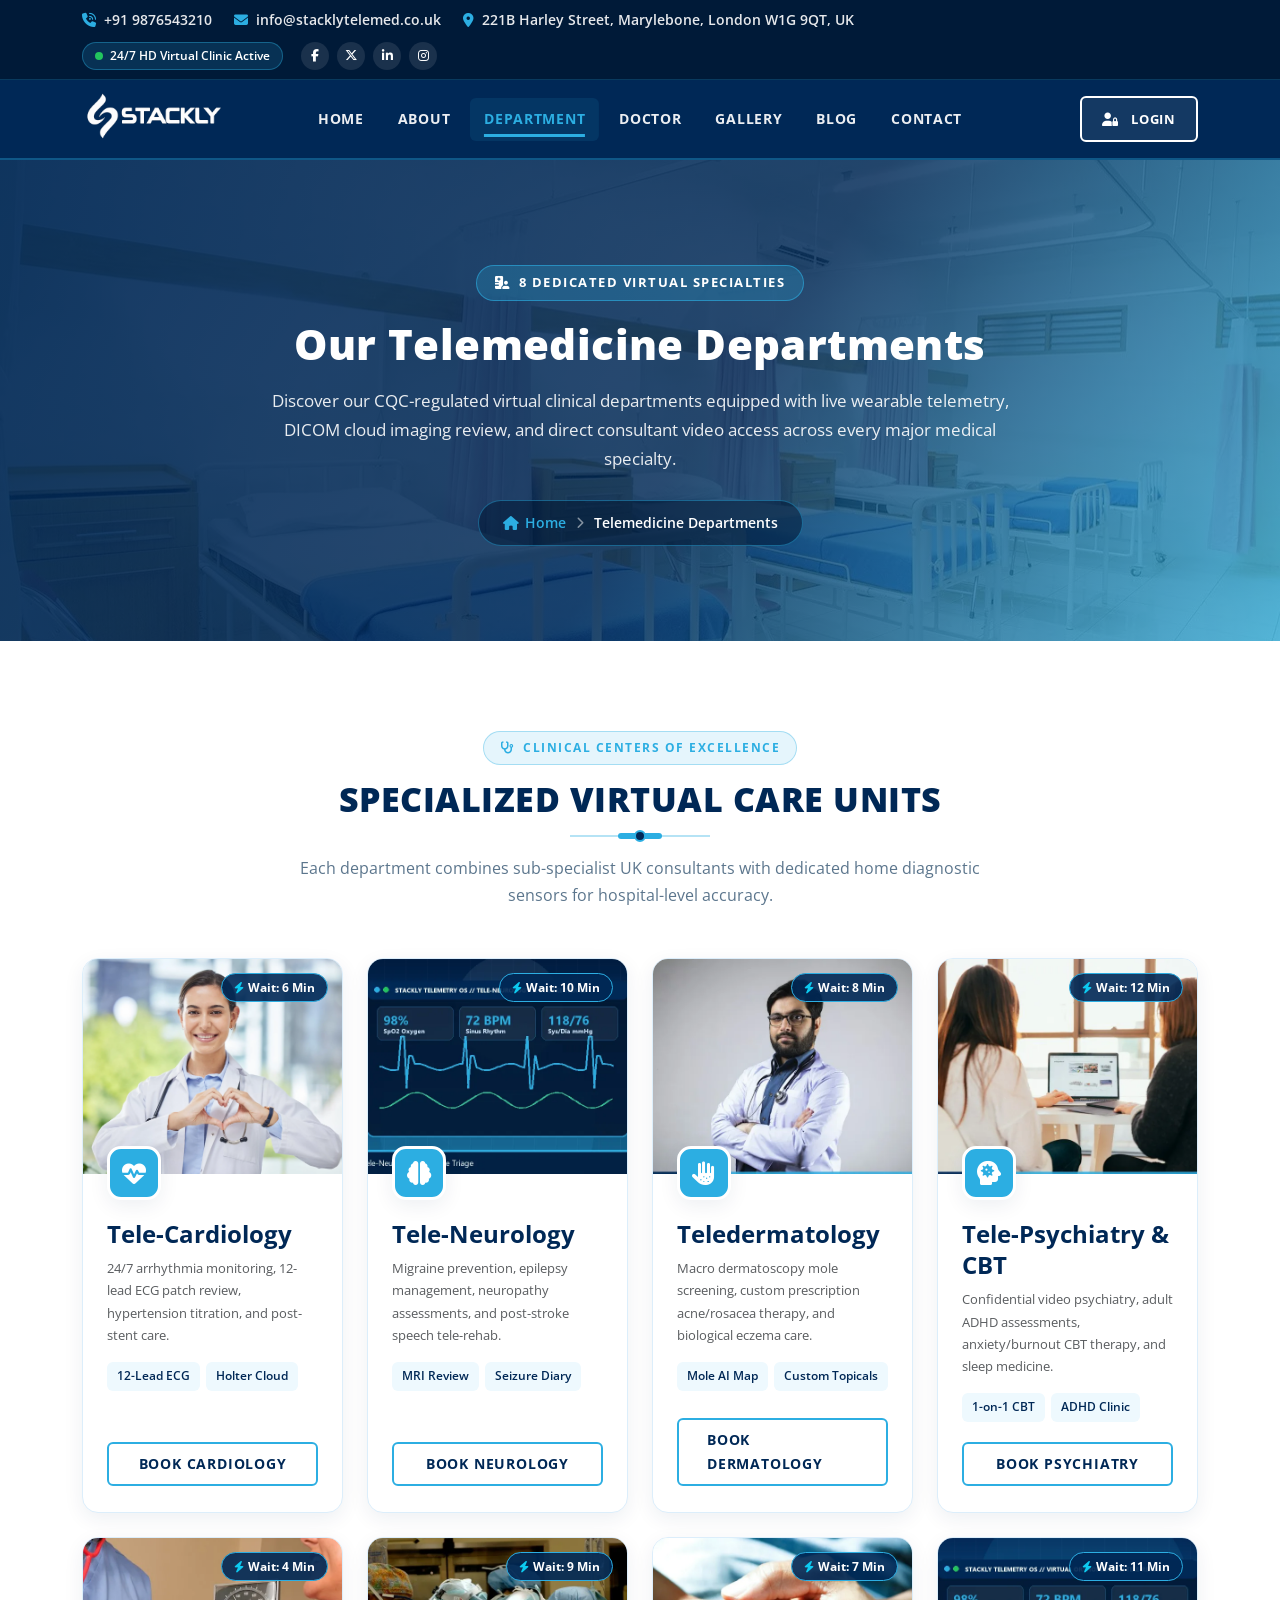
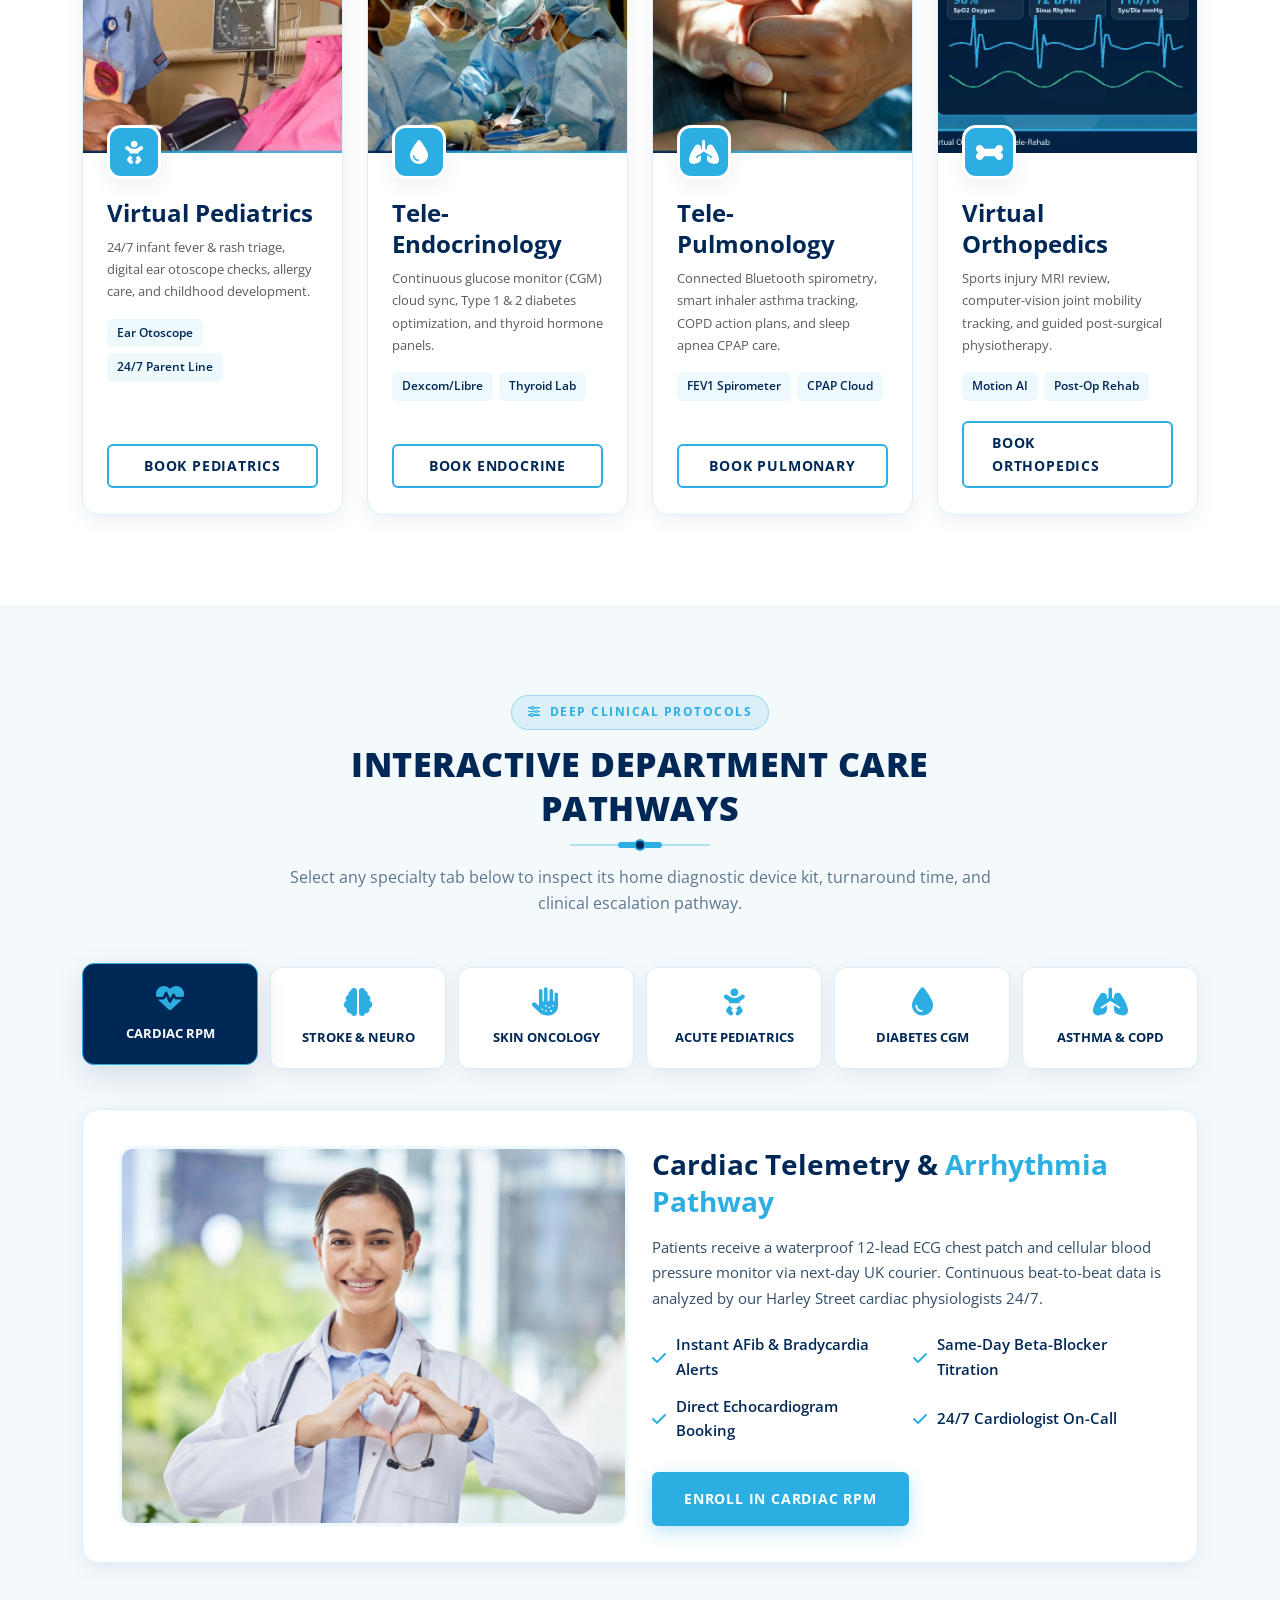
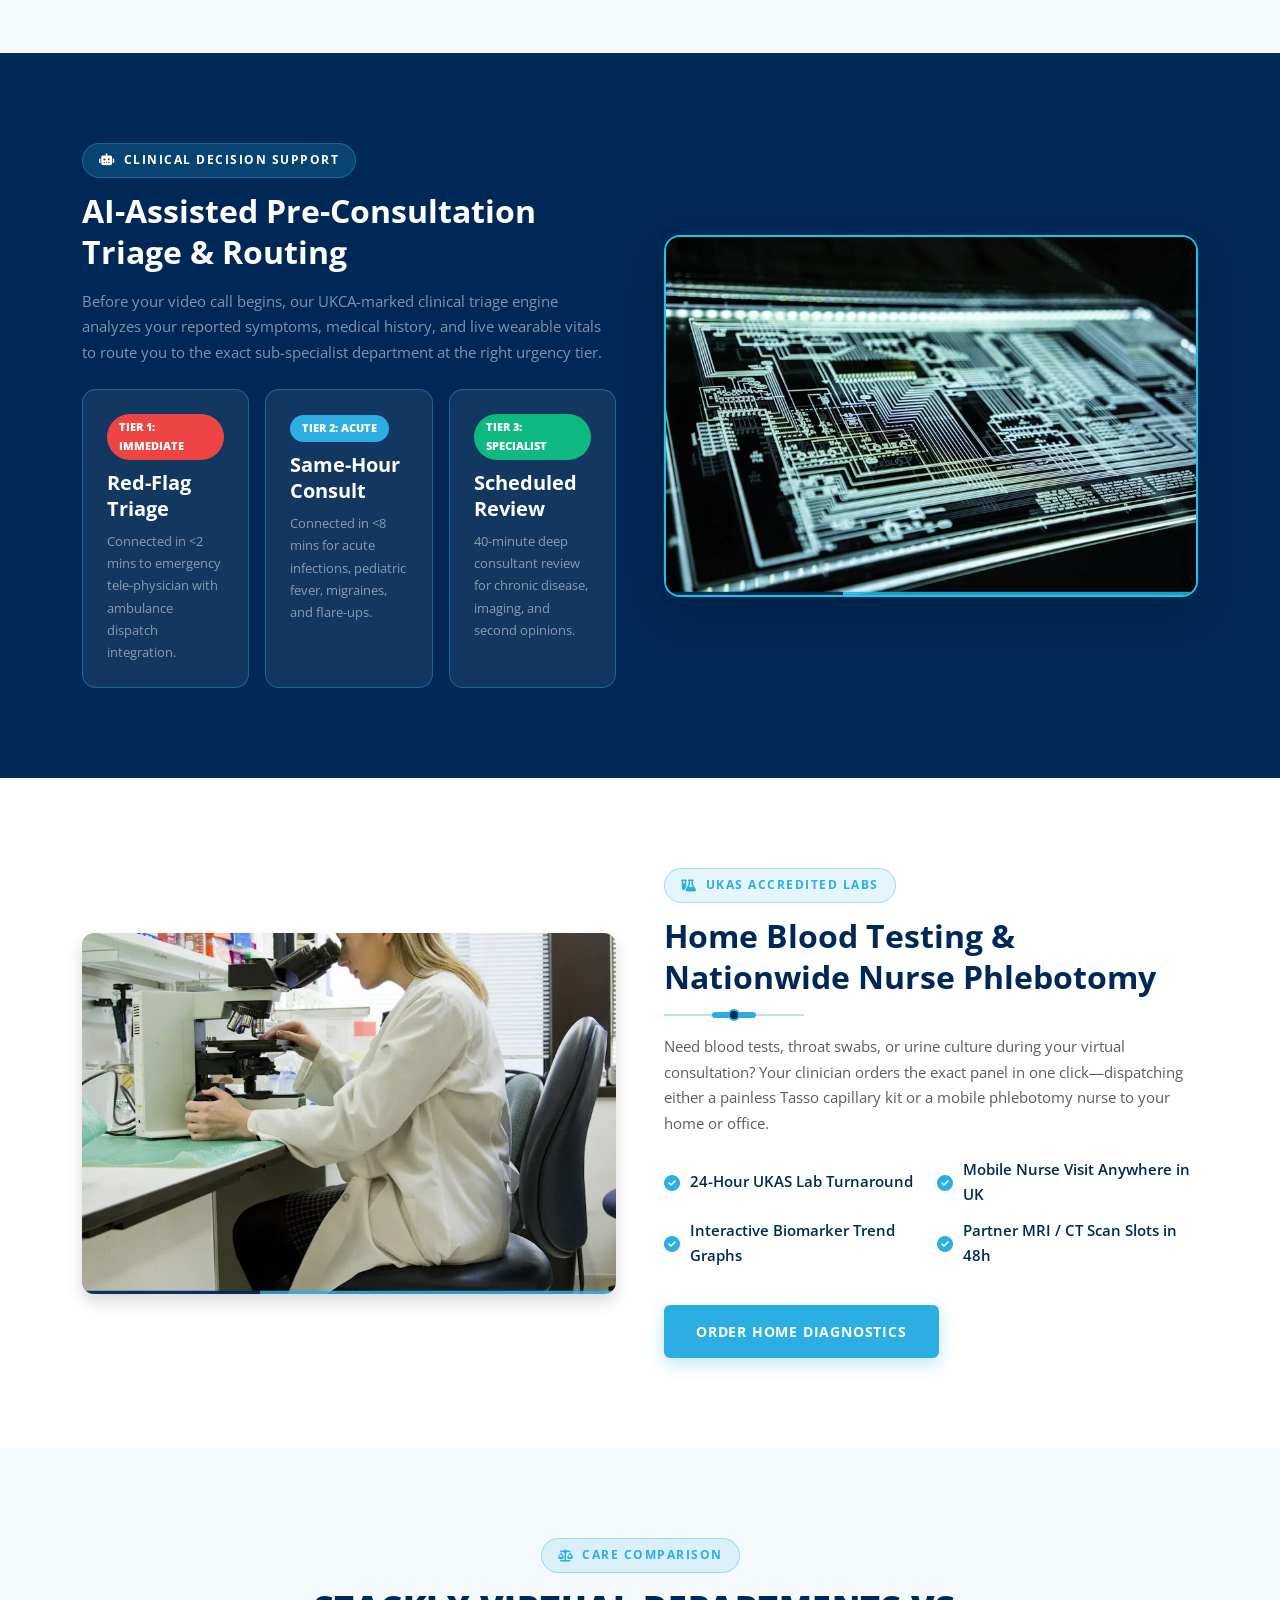
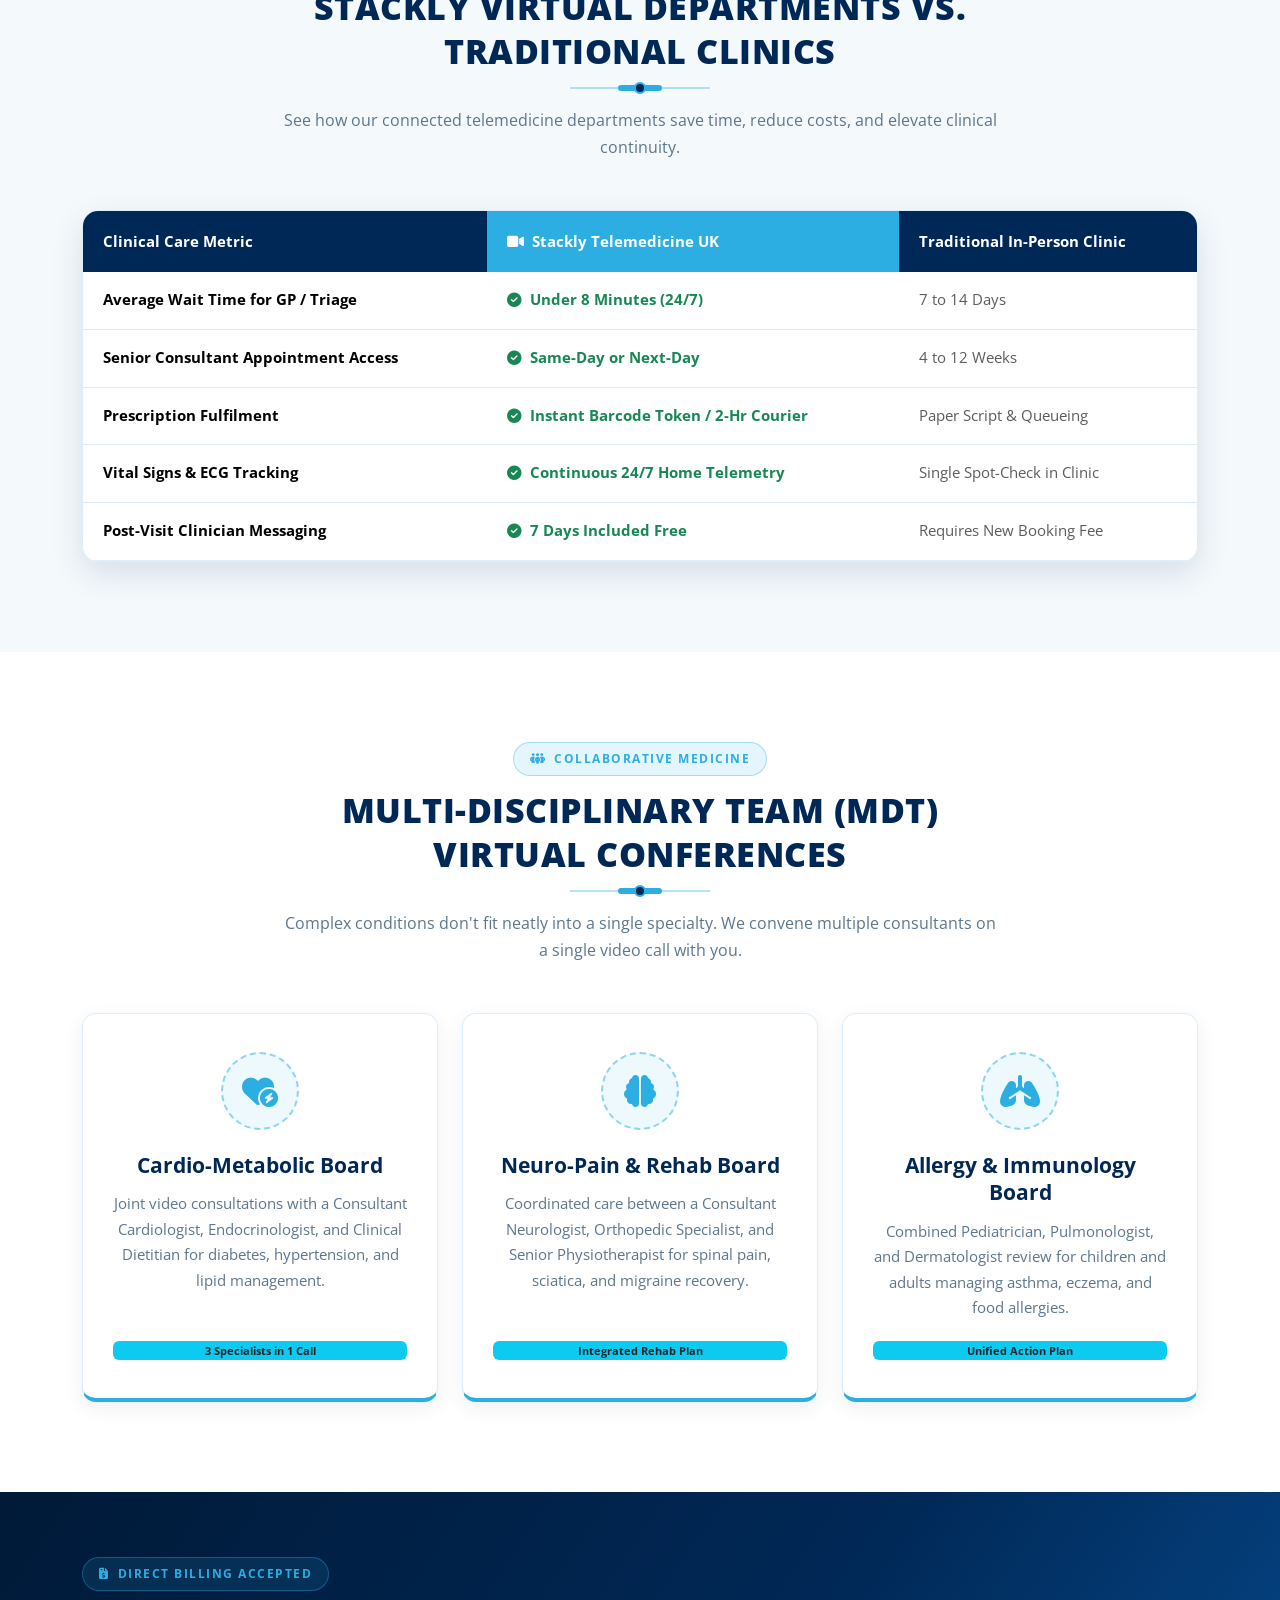
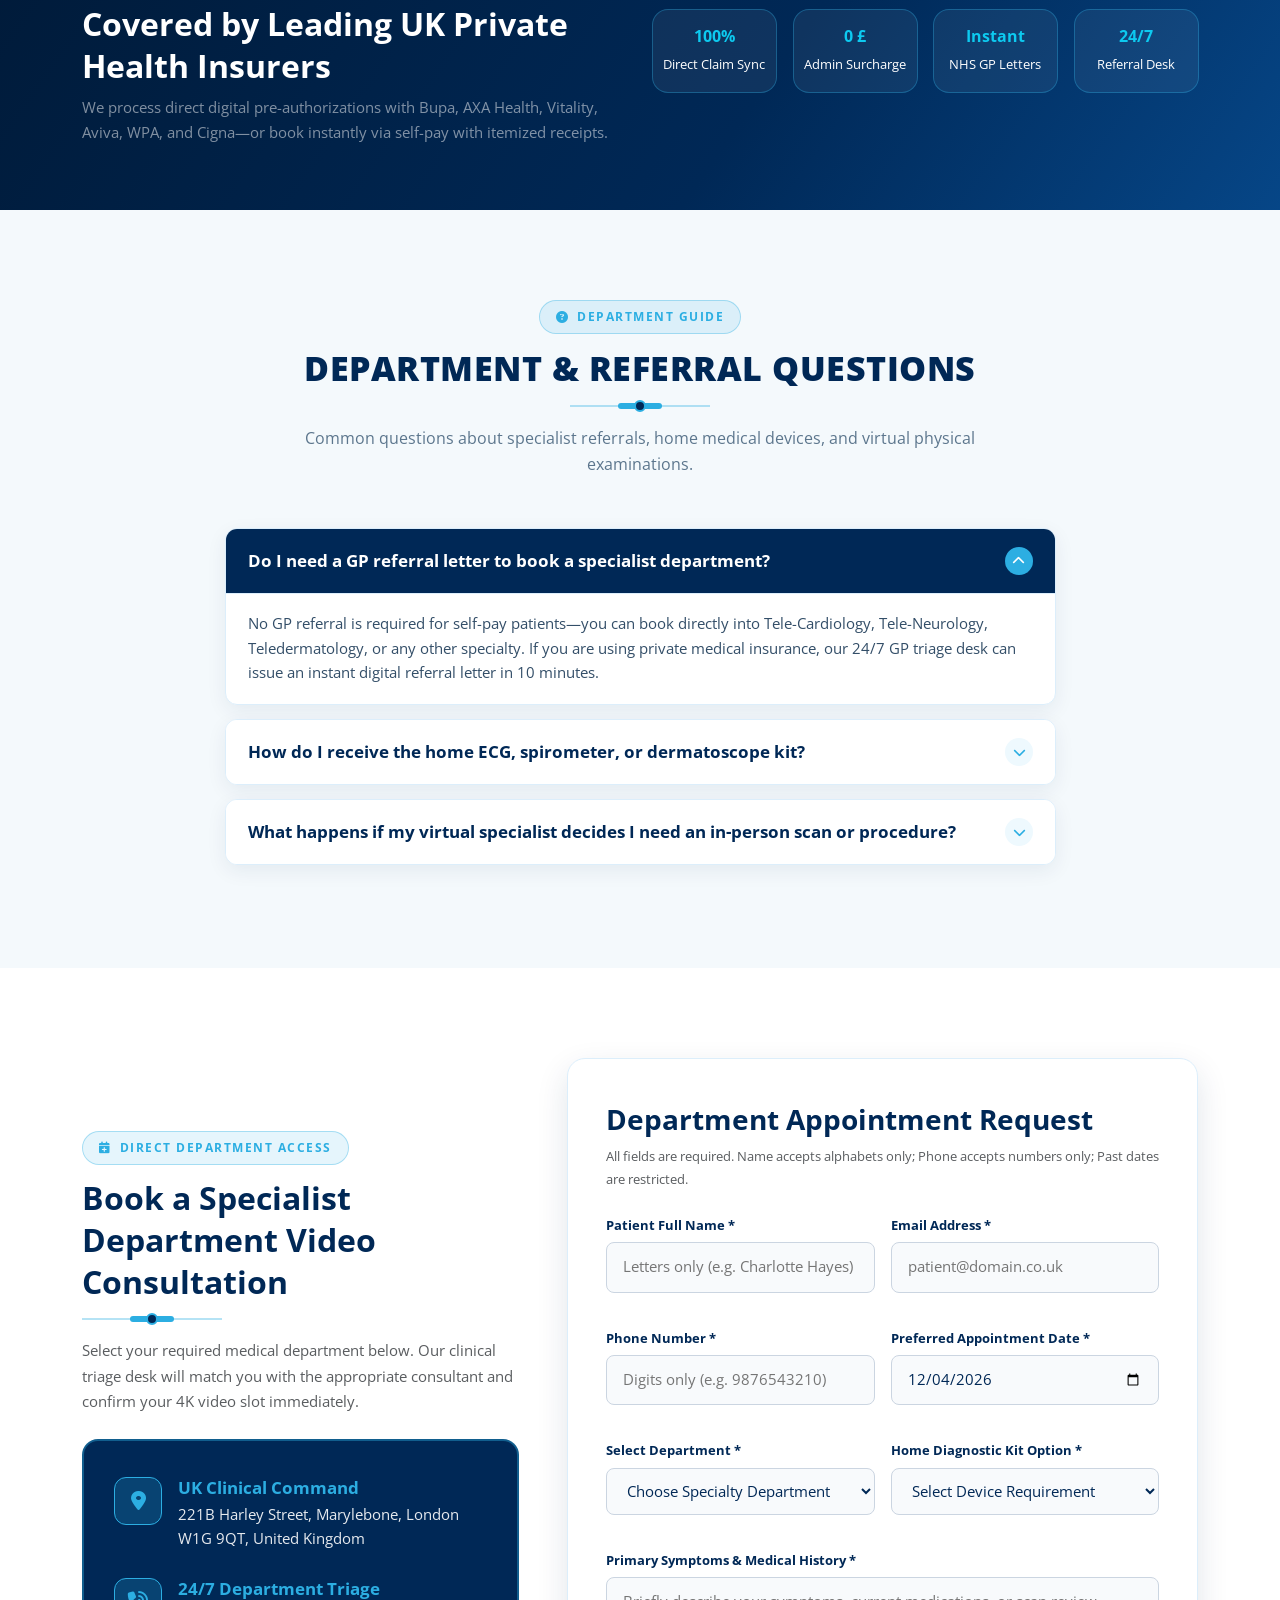
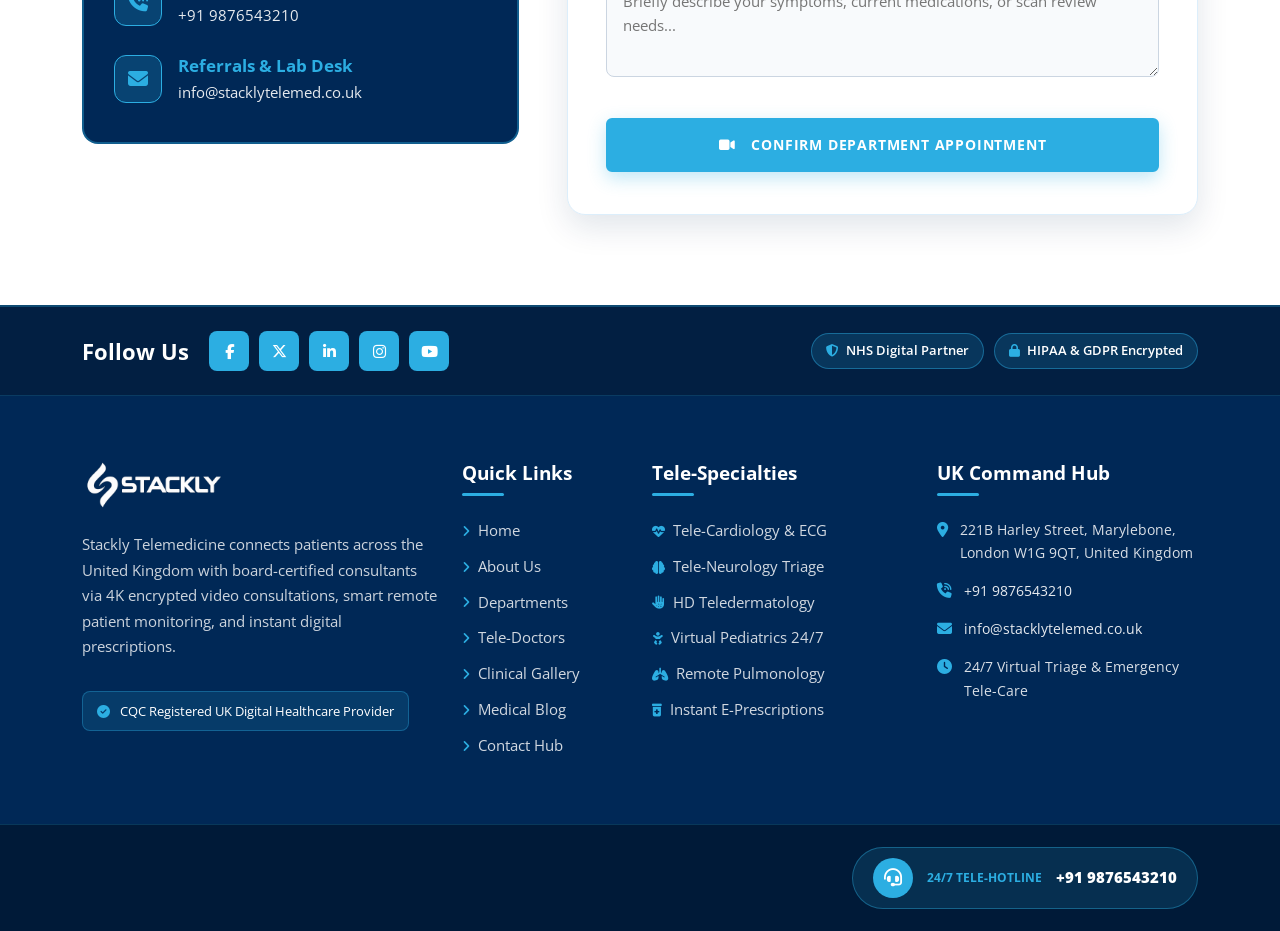
<file: pages/department.html>
<!doctype html>
<html lang="en">
  <head>
    <meta charset="UTF-8" />
    <meta name="viewport" content="width=device-width, initial-scale=1.0" />
    <title>
      Telemedicine Departments | Stackly UK Virtual Specialist Clinics
    </title>
    <meta
      name="description"
      content="Explore Stackly Telemedicine's specialized UK virtual departments including Tele-Cardiology, Tele-Neurology, Teledermatology, Virtual Pediatrics, and AI Diagnostics."
    />
    <link
      rel="icon"
      type="image/webp"
      href="../assets/images/logoStackly.webp"
    />
    <link
      rel="shortcut icon"
      type="image/webp"
      href="../assets/images/logoStackly.webp"
    />
    <link rel="apple-touch-icon" href="../assets/images/logoStackly.webp" />

    <link rel="preconnect" href="https://fonts.googleapis.com" />
    <link rel="preconnect" href="https://fonts.gstatic.com" crossorigin />
    <link
      href="https://fonts.googleapis.com/css2?family=Open+Sans:ital,wght@0,400;0,500;0,600;0,700;0,800;1,400&display=swap"
      rel="stylesheet"
    />

    <link
      href="https://cdn.jsdelivr.net/npm/bootstrap@5.3.3/dist/css/bootstrap.min.css"
      rel="stylesheet"
    />
    <link
      rel="stylesheet"
      href="https://cdnjs.cloudflare.com/ajax/libs/font-awesome/6.5.2/css/all.min.css"
    />
    <link
      rel="stylesheet"
      href="https://cdn.jsdelivr.net/npm/bootstrap-icons@1.11.3/font/bootstrap-icons.min.css"
    />

    <link rel="stylesheet" href="../assets/css/styles.css" />
    <link rel="stylesheet" href="../assets/css/department.css" />
  </head>
  <body>
    <!-- Common Header Component -->
    <div id="header-placeholder"></div>

    <main>
      <!-- ==================================================================
             SECTION 1: Common Page Banner & Breadcrumbs (Requirement 7)
             ================================================================== -->
      <section
        data-reveal="fade-up"
        class="tm-page-banner"
        style="
          background-image: url(&quot;../assets/images/department/banner-bg.webp&quot;);
        "
      >
        <div class="container">
          <div class="tm-page-banner-content">
            <span class="tm-page-banner-badge"
              ><i class="fa-solid fa-hospital-user"></i> 8 Dedicated Virtual
              Specialties</span
            >
            <h1>Our Telemedicine Departments</h1>
            <p>
              Discover our CQC-regulated virtual clinical departments equipped
              with live wearable telemetry, DICOM cloud imaging review, and
              direct consultant video access across every major medical
              specialty.
            </p>
            <nav aria-label="breadcrumb">
              <div class="tm-breadcrumb">
                <a href="../index.html"
                  ><i class="fa-solid fa-house"></i> Home</a
                >
                <span class="sep"
                  ><i class="fa-solid fa-chevron-right"></i
                ></span>
                <span class="current">Telemedicine Departments</span>
              </div>
            </nav>
          </div>
        </div>
      </section>

      <!-- ==================================================================
             SECTION 2: Core Specialized Tele-Clinics Grid (8 Cards)
             ================================================================== -->
      <section data-reveal="fade-up" class="tm-section-pad" id="specialty-grid">
        <div class="container">
          <div class="tm-section-heading text-center">
            <span class="tm-section-badge"
              ><i class="fa-solid fa-stethoscope"></i> Clinical Centers of
              Excellence</span
            >
            <h2>Specialized Virtual Care Units</h2>
            <div class="tm-section-seperator"><span></span></div>
            <p>
              Each department combines sub-specialist UK consultants with
              dedicated home diagnostic sensors for hospital-level accuracy.
            </p>
          </div>

          <div class="row g-4">
            <!-- 1. Tele-Cardiology -->
            <div class="col-lg-3 col-md-6">
              <div class="dept-specialty-card">
                <div class="dept-card-thumb">
                  <img
                    src="../assets/images/department/spec-cardio.webp"
                    alt="Tele-Cardiology Department"
                  />
                  <span class="dept-wait-badge"
                    ><i class="fa-solid fa-bolt text-info me-1"></i>Wait: 6
                    Min</span
                  >
                </div>
                <div class="dept-card-icon-float">
                  <i class="fa-solid fa-heart-pulse"></i>
                </div>
                <div class="dept-card-body">
                  <div>
                    <h4>Tele-Cardiology</h4>
                    <p class="text-muted small">
                      24/7 arrhythmia monitoring, 12-lead ECG patch review,
                      hypertension titration, and post-stent care.
                    </p>
                    <div class="dept-tag-list">
                      <span class="dept-tag">12-Lead ECG</span>
                      <span class="dept-tag">Holter Cloud</span>
                    </div>
                  </div>
                  <a href="#" class="tm-btn-outline w-100 py-2"
                    >BOOK CARDIOLOGY</a
                  >
                </div>
              </div>
            </div>

            <!-- 2. Tele-Neurology -->
            <div class="col-lg-3 col-md-6">
              <div class="dept-specialty-card">
                <div class="dept-card-thumb">
                  <img
                    src="../assets/images/department/spec-neuro.webp"
                    alt="Tele-Neurology Department"
                  />
                  <span class="dept-wait-badge"
                    ><i class="fa-solid fa-bolt text-info me-1"></i>Wait: 10
                    Min</span
                  >
                </div>
                <div class="dept-card-icon-float">
                  <i class="fa-solid fa-brain"></i>
                </div>
                <div class="dept-card-body">
                  <div>
                    <h4>Tele-Neurology</h4>
                    <p class="text-muted small">
                      Migraine prevention, epilepsy management, neuropathy
                      assessments, and post-stroke speech tele-rehab.
                    </p>
                    <div class="dept-tag-list">
                      <span class="dept-tag">MRI Review</span>
                      <span class="dept-tag">Seizure Diary</span>
                    </div>
                  </div>
                  <a href="#" class="tm-btn-outline w-100 py-2"
                    >BOOK NEUROLOGY</a
                  >
                </div>
              </div>
            </div>

            <!-- 3. Teledermatology -->
            <div class="col-lg-3 col-md-6">
              <div class="dept-specialty-card">
                <div class="dept-card-thumb">
                  <img
                    src="../assets/images/department/spec-derm.webp"
                    alt="Teledermatology Department"
                  />
                  <span class="dept-wait-badge"
                    ><i class="fa-solid fa-bolt text-info me-1"></i>Wait: 8
                    Min</span
                  >
                </div>
                <div class="dept-card-icon-float">
                  <i class="fa-solid fa-hand-dots"></i>
                </div>
                <div class="dept-card-body">
                  <div>
                    <h4>Teledermatology</h4>
                    <p class="text-muted small">
                      Macro dermatoscopy mole screening, custom prescription
                      acne/rosacea therapy, and biological eczema care.
                    </p>
                    <div class="dept-tag-list">
                      <span class="dept-tag">Mole AI Map</span>
                      <span class="dept-tag">Custom Topicals</span>
                    </div>
                  </div>
                  <a href="#" class="tm-btn-outline w-100 py-2"
                    >BOOK DERMATOLOGY</a
                  >
                </div>
              </div>
            </div>

            <!-- 4. Tele-Psychiatry & Mental Health -->
            <div class="col-lg-3 col-md-6">
              <div class="dept-specialty-card">
                <div class="dept-card-thumb">
                  <img
                    src="../assets/images/department/spec-mental.webp"
                    alt="Tele-Psychiatry Department"
                  />
                  <span class="dept-wait-badge"
                    ><i class="fa-solid fa-bolt text-info me-1"></i>Wait: 12
                    Min</span
                  >
                </div>
                <div class="dept-card-icon-float">
                  <i class="fa-solid fa-head-side-virus"></i>
                </div>
                <div class="dept-card-body">
                  <div>
                    <h4>Tele-Psychiatry &amp; CBT</h4>
                    <p class="text-muted small">
                      Confidential video psychiatry, adult ADHD assessments,
                      anxiety/burnout CBT therapy, and sleep medicine.
                    </p>
                    <div class="dept-tag-list">
                      <span class="dept-tag">1-on-1 CBT</span>
                      <span class="dept-tag">ADHD Clinic</span>
                    </div>
                  </div>
                  <a href="#" class="tm-btn-outline w-100 py-2"
                    >BOOK PSYCHIATRY</a
                  >
                </div>
              </div>
            </div>

            <!-- 5. Virtual Pediatrics -->
            <div class="col-lg-3 col-md-6">
              <div class="dept-specialty-card">
                <div class="dept-card-thumb">
                  <img
                    src="../assets/images/department/spec-pedia.webp"
                    alt="Virtual Pediatrics Department"
                  />
                  <span class="dept-wait-badge"
                    ><i class="fa-solid fa-bolt text-info me-1"></i>Wait: 4
                    Min</span
                  >
                </div>
                <div class="dept-card-icon-float">
                  <i class="fa-solid fa-baby"></i>
                </div>
                <div class="dept-card-body">
                  <div>
                    <h4>Virtual Pediatrics</h4>
                    <p class="text-muted small">
                      24/7 infant fever &amp; rash triage, digital ear otoscope
                      checks, allergy care, and childhood development.
                    </p>
                    <div class="dept-tag-list">
                      <span class="dept-tag">Ear Otoscope</span>
                      <span class="dept-tag">24/7 Parent Line</span>
                    </div>
                  </div>
                  <a href="#" class="tm-btn-outline w-100 py-2"
                    >BOOK PEDIATRICS</a
                  >
                </div>
              </div>
            </div>

            <!-- 6. Tele-Endocrinology -->
            <div class="col-lg-3 col-md-6">
              <div class="dept-specialty-card">
                <div class="dept-card-thumb">
                  <img
                    src="../assets/images/department/spec-endo.webp"
                    alt="Tele-Endocrinology Department"
                  />
                  <span class="dept-wait-badge"
                    ><i class="fa-solid fa-bolt text-info me-1"></i>Wait: 9
                    Min</span
                  >
                </div>
                <div class="dept-card-icon-float">
                  <i class="fa-solid fa-droplet"></i>
                </div>
                <div class="dept-card-body">
                  <div>
                    <h4>Tele-Endocrinology</h4>
                    <p class="text-muted small">
                      Continuous glucose monitor (CGM) cloud sync, Type 1 &amp;
                      2 diabetes optimization, and thyroid hormone panels.
                    </p>
                    <div class="dept-tag-list">
                      <span class="dept-tag">Dexcom/Libre</span>
                      <span class="dept-tag">Thyroid Lab</span>
                    </div>
                  </div>
                  <a href="#" class="tm-btn-outline w-100 py-2"
                    >BOOK ENDOCRINE</a
                  >
                </div>
              </div>
            </div>

            <!-- 7. Tele-Pulmonology -->
            <div class="col-lg-3 col-md-6">
              <div class="dept-specialty-card">
                <div class="dept-card-thumb">
                  <img
                    src="../assets/images/department/spec-pulmo.webp"
                    alt="Tele-Pulmonology Department"
                  />
                  <span class="dept-wait-badge"
                    ><i class="fa-solid fa-bolt text-info me-1"></i>Wait: 7
                    Min</span
                  >
                </div>
                <div class="dept-card-icon-float">
                  <i class="fa-solid fa-lungs"></i>
                </div>
                <div class="dept-card-body">
                  <div>
                    <h4>Tele-Pulmonology</h4>
                    <p class="text-muted small">
                      Connected Bluetooth spirometry, smart inhaler asthma
                      tracking, COPD action plans, and sleep apnea CPAP care.
                    </p>
                    <div class="dept-tag-list">
                      <span class="dept-tag">FEV1 Spirometer</span>
                      <span class="dept-tag">CPAP Cloud</span>
                    </div>
                  </div>
                  <a href="#" class="tm-btn-outline w-100 py-2"
                    >BOOK PULMONARY</a
                  >
                </div>
              </div>
            </div>

            <!-- 8. Virtual Orthopedics & Rehab -->
            <div class="col-lg-3 col-md-6">
              <div class="dept-specialty-card">
                <div class="dept-card-thumb">
                  <img
                    src="../assets/images/department/spec-ortho.webp"
                    alt="Virtual Orthopedics Department"
                  />
                  <span class="dept-wait-badge"
                    ><i class="fa-solid fa-bolt text-info me-1"></i>Wait: 11
                    Min</span
                  >
                </div>
                <div class="dept-card-icon-float">
                  <i class="fa-solid fa-bone"></i>
                </div>
                <div class="dept-card-body">
                  <div>
                    <h4>Virtual Orthopedics</h4>
                    <p class="text-muted small">
                      Sports injury MRI review, computer-vision joint mobility
                      tracking, and guided post-surgical physiotherapy.
                    </p>
                    <div class="dept-tag-list">
                      <span class="dept-tag">Motion AI</span>
                      <span class="dept-tag">Post-Op Rehab</span>
                    </div>
                  </div>
                  <a href="#" class="tm-btn-outline w-100 py-2"
                    >BOOK ORTHOPEDICS</a
                  >
                </div>
              </div>
            </div>
          </div>
        </div>
      </section>

      <!-- ==================================================================
             SECTION 3: Interactive Department Protocol Explorer (Tabs)
             ================================================================== -->
      <section
        data-reveal="fade-up"
        class="tm-section-pad tm-gray-bg"
        id="protocol-explorer"
      >
        <div class="container">
          <div class="tm-section-heading text-center">
            <span class="tm-section-badge"
              ><i class="fa-solid fa-sliders"></i> Deep Clinical Protocols</span
            >
            <h2>Interactive Department Care Pathways</h2>
            <div class="tm-section-seperator"><span></span></div>
            <p>
              Select any specialty tab below to inspect its home diagnostic
              device kit, turnaround time, and clinical escalation pathway.
            </p>
          </div>

          <div class="tm-tab-wrap">
            <div class="tm-tabs-wrap">
              <ul class="tabs">
                <li class="current">
                  <i class="fa-solid fa-heart-pulse"></i>CARDIAC RPM
                </li>
                <li><i class="fa-solid fa-brain"></i>STROKE &amp; NEURO</li>
                <li><i class="fa-solid fa-hand-dots"></i>SKIN ONCOLOGY</li>
                <li><i class="fa-solid fa-baby"></i>ACUTE PEDIATRICS</li>
                <li><i class="fa-solid fa-droplet"></i>DIABETES CGM</li>
                <li><i class="fa-solid fa-lungs"></i>ASTHMA &amp; COPD</li>
              </ul>
            </div>

            <div class="tm-tab-content">
              <div class="tm-tabs-item active">
                <div class="row g-4 align-items-center">
                  <div class="col-lg-6">
                    <div class="tm-dept-img">
                      <img
                        src="../assets/images/department/spec-cardio.webp"
                        alt="Cardiac RPM Protocol"
                      />
                    </div>
                  </div>
                  <div class="col-lg-6">
                    <h3 class="tm-about-title">
                      Cardiac Telemetry &amp; <span>Arrhythmia Pathway</span>
                    </h3>
                    <p>
                      Patients receive a waterproof 12-lead ECG chest patch and
                      cellular blood pressure monitor via next-day UK courier.
                      Continuous beat-to-beat data is analyzed by our Harley
                      Street cardiac physiologists 24/7.
                    </p>
                    <ul class="tm-about-feature-list">
                      <li>
                        <i class="fa-solid fa-check"></i> Instant AFib &amp;
                        Bradycardia Alerts
                      </li>
                      <li>
                        <i class="fa-solid fa-check"></i> Same-Day Beta-Blocker
                        Titration
                      </li>
                      <li>
                        <i class="fa-solid fa-check"></i> Direct Echocardiogram
                        Booking
                      </li>
                      <li>
                        <i class="fa-solid fa-check"></i> 24/7 Cardiologist
                        On-Call
                      </li>
                    </ul>
                    <a href="#" class="tm-btn1">ENROLL IN CARDIAC RPM</a>
                  </div>
                </div>
              </div>

              <div class="tm-tabs-item">
                <div class="row g-4 align-items-center">
                  <div class="col-lg-6">
                    <div class="tm-dept-img">
                      <img
                        src="../assets/images/department/spec-neuro.webp"
                        alt="Neurology Protocol"
                      />
                    </div>
                  </div>
                  <div class="col-lg-6">
                    <h3 class="tm-about-title">
                      Neurological Triage &amp; <span>Cognitive Care</span>
                    </h3>
                    <p>
                      High-frame-rate 4K video allows our neurologists to
                      evaluate cranial nerve function, gait, tremor frequency,
                      and speech fluency remotely while reviewing your hospital
                      brain MRI scans live on screen.
                    </p>
                    <ul class="tm-about-feature-list">
                      <li>
                        <i class="fa-solid fa-check"></i> CGRP Migraine Biologic
                        Prescribing
                      </li>
                      <li>
                        <i class="fa-solid fa-check"></i> Wearable Seizure &amp;
                        Sleep Tracking
                      </li>
                      <li>
                        <i class="fa-solid fa-check"></i> Neuro-Rehab Speech
                        Coaching
                      </li>
                      <li>
                        <i class="fa-solid fa-check"></i> Rapid EEG Referral
                        Network
                      </li>
                    </ul>
                    <a href="#" class="tm-btn1">BOOK NEUROLOGY PATHWAY</a>
                  </div>
                </div>
              </div>

              <div class="tm-tabs-item">
                <div class="row g-4 align-items-center">
                  <div class="col-lg-6">
                    <div class="tm-dept-img">
                      <img
                        src="../assets/images/department/spec-derm.webp"
                        alt="Teledermatology Protocol"
                      />
                    </div>
                  </div>
                  <div class="col-lg-6">
                    <h3 class="tm-about-title">
                      20x Polarized <span>Teledermatology</span>
                    </h3>
                    <p>
                      Using our clip-on smartphone dermatoscope lens, patients
                      capture polarized sub-surface pigment images of suspicious
                      lesions for consultant dermatologist reporting within 4
                      hours.
                    </p>
                    <ul class="tm-about-feature-list">
                      <li>
                        <i class="fa-solid fa-check"></i> 4-Hour Pigmented
                        Lesion Triage
                      </li>
                      <li>
                        <i class="fa-solid fa-check"></i> Bespoke Compounded
                        Skin Creams
                      </li>
                      <li>
                        <i class="fa-solid fa-check"></i> Isotretinoin Remote
                        Monitoring
                      </li>
                      <li>
                        <i class="fa-solid fa-check"></i> Priority Biopsy
                        Fast-Track
                      </li>
                    </ul>
                    <a href="#" class="tm-btn1">START SKIN SCREENING</a>
                  </div>
                </div>
              </div>

              <div class="tm-tabs-item">
                <div class="row g-4 align-items-center">
                  <div class="col-lg-6">
                    <div class="tm-dept-img">
                      <img
                        src="../assets/images/department/spec-pedia.webp"
                        alt="Pediatric Protocol"
                      />
                    </div>
                  </div>
                  <div class="col-lg-6">
                    <h3 class="tm-about-title">
                      Rapid Pediatric <span>Night &amp; Weekend Triage</span>
                    </h3>
                    <p>
                      Parents connect in under 4 minutes with a consultant
                      pediatrician able to inspect tympanic membranes via home
                      digital otoscope, assess respiratory effort, and issue
                      weight-calculated liquid antibiotics.
                    </p>
                    <ul class="tm-about-feature-list">
                      <li>
                        <i class="fa-solid fa-check"></i> Sub-4-Minute Pediatric
                        Access
                      </li>
                      <li>
                        <i class="fa-solid fa-check"></i> Home Digital Ear &amp;
                        Throat Exam
                      </li>
                      <li>
                        <i class="fa-solid fa-check"></i> Cow's Milk Allergy
                        &amp; Reflux Care
                      </li>
                      <li>
                        <i class="fa-solid fa-check"></i> 24-Hour Pharmacy
                        Courier
                      </li>
                    </ul>
                    <a href="#" class="tm-btn1">CONNECT PEDIATRICIAN</a>
                  </div>
                </div>
              </div>

              <div class="tm-tabs-item">
                <div class="row g-4 align-items-center">
                  <div class="col-lg-6">
                    <div class="tm-dept-img">
                      <img
                        src="../assets/images/department/spec-endo.webp"
                        alt="Endocrinology Protocol"
                      />
                    </div>
                  </div>
                  <div class="col-lg-6">
                    <h3 class="tm-about-title">
                      Continuous Glucose &amp; <span>Metabolic Clinic</span>
                    </h3>
                    <p>
                      Link your FreeStyle Libre or Dexcom sensor to our cloud
                      dashboard. Our endocrinologists optimize insulin-to-carb
                      ratios, GLP-1 metabolic therapy, and thyroid replacement
                      with finger-prick home HbA1c kits.
                    </p>
                    <ul class="tm-about-feature-list">
                      <li>
                        <i class="fa-solid fa-check"></i> Real-Time
                        Time-in-Range Analytics
                      </li>
                      <li>
                        <i class="fa-solid fa-check"></i> Medical Weight &amp;
                        GLP-1 Clinic
                      </li>
                      <li>
                        <i class="fa-solid fa-check"></i> Home Thyroid &amp;
                        Cortisol Panels
                      </li>
                      <li>
                        <i class="fa-solid fa-check"></i> Registered Dietitian
                        Video Calls
                      </li>
                    </ul>
                    <a href="#" class="tm-btn1">BOOK ENDOCRINOLOGY</a>
                  </div>
                </div>
              </div>

              <div class="tm-tabs-item">
                <div class="row g-4 align-items-center">
                  <div class="col-lg-6">
                    <div class="tm-dept-img">
                      <img
                        src="../assets/images/department/spec-pulmo.webp"
                        alt="Pulmonology Protocol"
                      />
                    </div>
                  </div>
                  <div class="col-lg-6">
                    <h3 class="tm-about-title">
                      Smart Spirometry &amp; <span>Respiratory Care</span>
                    </h3>
                    <p>
                      Monitor asthma, COPD, and post-infectious cough using
                      ultrasonic home spirometers and overnight ring oximeters
                      that stream flow-volume loops directly to your
                      pulmonologist.
                    </p>
                    <ul class="tm-about-feature-list">
                      <li>
                        <i class="fa-solid fa-check"></i> Cloud FEV1 / FVC Lung
                        Tracking
                      </li>
                      <li>
                        <i class="fa-solid fa-check"></i> Home Sleep Apnea
                        Polygraphy
                      </li>
                      <li>
                        <i class="fa-solid fa-check"></i> Biologic Severe Asthma
                        Review
                      </li>
                      <li>
                        <i class="fa-solid fa-check"></i> Pulmonary Rehab Video
                        Classes
                      </li>
                    </ul>
                    <a href="#" class="tm-btn1">BOOK PULMONOLOGY</a>
                  </div>
                </div>
              </div>
            </div>
          </div>
        </div>
      </section>

      <!-- ==================================================================
             SECTION 4: AI-Assisted Symptom Triage & Priority Routing Engine
             ================================================================== -->
      <section
        data-reveal="fade-up"
        class="tm-section-pad tm-dark-bg"
        id="ai-triage"
      >
        <div class="container">
          <div class="row g-5 align-items-center">
            <div class="col-lg-6">
              <span class="tm-section-badge"
                ><i class="fa-solid fa-robot"></i> Clinical Decision
                Support</span
              >
              <h2 class="text-white fw-bold mb-3">
                AI-Assisted Pre-Consultation Triage &amp; Routing
              </h2>
              <p class="text-white-50 mb-4">
                Before your video call begins, our UKCA-marked clinical triage
                engine analyzes your reported symptoms, medical history, and
                live wearable vitals to route you to the exact sub-specialist
                department at the right urgency tier.
              </p>
              <div class="row g-3">
                <div class="col-md-4">
                  <div class="triage-matrix-box">
                    <span class="triage-priority-pill urgent"
                      >Tier 1: Immediate</span
                    >
                    <h5 class="text-white">Red-Flag Triage</h5>
                    <p class="small text-white-50 mb-0">
                      Connected in &lt;2 mins to emergency tele-physician with
                      ambulance dispatch integration.
                    </p>
                  </div>
                </div>
                <div class="col-md-4">
                  <div class="triage-matrix-box">
                    <span class="triage-priority-pill priority"
                      >Tier 2: Acute</span
                    >
                    <h5 class="text-white">Same-Hour Consult</h5>
                    <p class="small text-white-50 mb-0">
                      Connected in &lt;8 mins for acute infections, pediatric
                      fever, migraines, and flare-ups.
                    </p>
                  </div>
                </div>
                <div class="col-md-4">
                  <div class="triage-matrix-box">
                    <span class="triage-priority-pill routine"
                      >Tier 3: Specialist</span
                    >
                    <h5 class="text-white">Scheduled Review</h5>
                    <p class="small text-white-50 mb-0">
                      40-minute deep consultant review for chronic disease,
                      imaging, and second opinions.
                    </p>
                  </div>
                </div>
              </div>
            </div>
            <div class="col-lg-6">
              <div
                class="tm-img-zoom-wrap border border-2 border-info rounded-4 shadow-lg"
              >
                <img
                  src="../assets/images/department/triage-ai.webp"
                  alt="AI Symptom Triage Engine"
                />
              </div>
            </div>
          </div>
        </div>
      </section>

      <!-- ==================================================================
             SECTION 5: Home Lab Diagnostics & Phlebotomy Integration
             ================================================================== -->
      <section
        data-reveal="fade-up"
        class="tm-section-pad"
        id="lab-diagnostics"
      >
        <div class="container">
          <div class="row g-5 align-items-center">
            <div class="col-lg-6">
              <div class="tm-img-zoom-wrap shadow">
                <img
                  src="../assets/images/department/lab-integration.webp"
                  alt="Home Phlebotomy and Digital Lab Diagnostics"
                />
              </div>
            </div>
            <div class="col-lg-6">
              <span class="tm-section-badge"
                ><i class="fa-solid fa-flask-vial"></i> UKAS Accredited
                Labs</span
              >
              <h2 class="fw-bold mb-3">
                Home Blood Testing &amp; Nationwide Nurse Phlebotomy
              </h2>
              <div class="tm-section-seperator ms-0"><span></span></div>
              <p class="text-muted">
                Need blood tests, throat swabs, or urine culture during your
                virtual consultation? Your clinician orders the exact panel in
                one click—dispatching either a painless Tasso capillary kit or a
                mobile phlebotomy nurse to your home or office.
              </p>
              <ul class="tm-about-feature-list">
                <li>
                  <i class="fa-solid fa-circle-check"></i> 24-Hour UKAS Lab
                  Turnaround
                </li>
                <li>
                  <i class="fa-solid fa-circle-check"></i> Mobile Nurse Visit
                  Anywhere in UK
                </li>
                <li>
                  <i class="fa-solid fa-circle-check"></i> Interactive Biomarker
                  Trend Graphs
                </li>
                <li>
                  <i class="fa-solid fa-circle-check"></i> Partner MRI / CT Scan
                  Slots in 48h
                </li>
              </ul>
              <a href="#" class="tm-btn1 mt-2">ORDER HOME DIAGNOSTICS</a>
            </div>
          </div>
        </div>
      </section>

      <!-- ==================================================================
             SECTION 6: Virtual Telemedicine vs. Traditional Clinic Comparison
             ================================================================== -->
      <section
        data-reveal="fade-up"
        class="tm-section-pad tm-gray-bg"
        id="comparison-matrix"
      >
        <div class="container">
          <div class="tm-section-heading text-center">
            <span class="tm-section-badge"
              ><i class="fa-solid fa-scale-balanced"></i> Care Comparison</span
            >
            <h2>Stackly Virtual Departments vs. Traditional Clinics</h2>
            <div class="tm-section-seperator"><span></span></div>
            <p>
              See how our connected telemedicine departments save time, reduce
              costs, and elevate clinical continuity.
            </p>
          </div>

          <div class="dept-compare-table-wrap bg-white">
            <div class="table-responsive">
              <table class="table dept-compare-table">
                <thead>
                  <tr>
                    <th>Clinical Care Metric</th>
                    <th class="highlight-col">
                      <i class="fa-solid fa-video me-2"></i>Stackly Telemedicine
                      UK
                    </th>
                    <th>Traditional In-Person Clinic</th>
                  </tr>
                </thead>
                <tbody>
                  <tr>
                    <td class="fw-bold">Average Wait Time for GP / Triage</td>
                    <td class="text-success fw-bold">
                      <i class="fa-solid fa-circle-check me-2"></i>Under 8
                      Minutes (24/7)
                    </td>
                    <td class="text-muted">7 to 14 Days</td>
                  </tr>
                  <tr>
                    <td class="fw-bold">
                      Senior Consultant Appointment Access
                    </td>
                    <td class="text-success fw-bold">
                      <i class="fa-solid fa-circle-check me-2"></i>Same-Day or
                      Next-Day
                    </td>
                    <td class="text-muted">4 to 12 Weeks</td>
                  </tr>
                  <tr>
                    <td class="fw-bold">Prescription Fulfilment</td>
                    <td class="text-success fw-bold">
                      <i class="fa-solid fa-circle-check me-2"></i>Instant
                      Barcode Token / 2-Hr Courier
                    </td>
                    <td class="text-muted">Paper Script &amp; Queueing</td>
                  </tr>
                  <tr>
                    <td class="fw-bold">Vital Signs &amp; ECG Tracking</td>
                    <td class="text-success fw-bold">
                      <i class="fa-solid fa-circle-check me-2"></i>Continuous
                      24/7 Home Telemetry
                    </td>
                    <td class="text-muted">Single Spot-Check in Clinic</td>
                  </tr>
                  <tr>
                    <td class="fw-bold">Post-Visit Clinician Messaging</td>
                    <td class="text-success fw-bold">
                      <i class="fa-solid fa-circle-check me-2"></i>7 Days
                      Included Free
                    </td>
                    <td class="text-muted">Requires New Booking Fee</td>
                  </tr>
                </tbody>
              </table>
            </div>
          </div>
        </div>
      </section>

      <!-- ==================================================================
             SECTION 7: Multi-Disciplinary Virtual Case Review Board
             ================================================================== -->
      <section data-reveal="fade-up" class="tm-section-pad" id="mdt-board">
        <div class="container">
          <div class="tm-section-heading text-center">
            <span class="tm-section-badge"
              ><i class="fa-solid fa-people-group"></i> Collaborative
              Medicine</span
            >
            <h2>Multi-Disciplinary Team (MDT) Virtual Conferences</h2>
            <div class="tm-section-seperator"><span></span></div>
            <p>
              Complex conditions don't fit neatly into a single specialty. We
              convene multiple consultants on a single video call with you.
            </p>
          </div>

          <div class="row g-4">
            <div class="col-lg-4 col-md-6">
              <div class="tm-icon-box style1">
                <div>
                  <div class="tm-icon">
                    <i class="fa-solid fa-heart-circle-bolt"></i>
                  </div>
                  <h3 class="tm-icon-box-title">Cardio-Metabolic Board</h3>
                  <p class="tm-icon-box-text">
                    Joint video consultations with a Consultant Cardiologist,
                    Endocrinologist, and Clinical Dietitian for diabetes,
                    hypertension, and lipid management.
                  </p>
                </div>
                <span class="badge bg-info text-dark"
                  >3 Specialists in 1 Call</span
                >
              </div>
            </div>
            <div class="col-lg-4 col-md-6">
              <div class="tm-icon-box style1">
                <div>
                  <div class="tm-icon"><i class="fa-solid fa-brain"></i></div>
                  <h3 class="tm-icon-box-title">
                    Neuro-Pain &amp; Rehab Board
                  </h3>
                  <p class="tm-icon-box-text">
                    Coordinated care between a Consultant Neurologist,
                    Orthopedic Specialist, and Senior Physiotherapist for spinal
                    pain, sciatica, and migraine recovery.
                  </p>
                </div>
                <span class="badge bg-info text-dark"
                  >Integrated Rehab Plan</span
                >
              </div>
            </div>
            <div class="col-lg-4 col-md-12">
              <div class="tm-icon-box style1">
                <div>
                  <div class="tm-icon"><i class="fa-solid fa-lungs"></i></div>
                  <h3 class="tm-icon-box-title">
                    Allergy &amp; Immunology Board
                  </h3>
                  <p class="tm-icon-box-text">
                    Combined Pediatrician, Pulmonologist, and Dermatologist
                    review for children and adults managing asthma, eczema, and
                    food allergies.
                  </p>
                </div>
                <span class="badge bg-info text-dark">Unified Action Plan</span>
              </div>
            </div>
          </div>
        </div>
      </section>

      <!-- ==================================================================
             SECTION 8: Insurance & NHS Interoperability Partners
             ================================================================== -->
      <section
        data-reveal="fade-up"
        class="tm-section-pad-sm tm-fun-fact-wrap"
        id="insurance-coverage"
      >
        <div class="container">
          <div class="row align-items-center g-4">
            <div class="col-lg-6">
              <span class="tm-section-badge"
                ><i class="fa-solid fa-file-invoice-dollar"></i> Direct Billing
                Accepted</span
              >
              <h2 class="text-white fw-bold mb-2">
                Covered by Leading UK Private Health Insurers
              </h2>
              <p class="text-white-50 mb-0">
                We process direct digital pre-authorizations with Bupa, AXA
                Health, Vitality, Aviva, WPA, and Cigna—or book instantly via
                self-pay with itemized receipts.
              </p>
            </div>
            <div class="col-lg-6">
              <div class="row g-3 text-center">
                <div class="col-6 col-sm-3">
                  <div class="tm-fun-fact py-3 px-2">
                    <h3 class="text-info fw-bold mb-1">100%</h3>
                    <span class="small text-white">Direct Claim Sync</span>
                  </div>
                </div>
                <div class="col-6 col-sm-3">
                  <div class="tm-fun-fact py-3 px-2">
                    <h3 class="text-info fw-bold mb-1">0 &pound;</h3>
                    <span class="small text-white">Admin Surcharge</span>
                  </div>
                </div>
                <div class="col-6 col-sm-3">
                  <div class="tm-fun-fact py-3 px-2">
                    <h3 class="text-info fw-bold mb-1">Instant</h3>
                    <span class="small text-white">NHS GP Letters</span>
                  </div>
                </div>
                <div class="col-6 col-sm-3">
                  <div class="tm-fun-fact py-3 px-2">
                    <h3 class="text-info fw-bold mb-1">24/7</h3>
                    <span class="small text-white">Referral Desk</span>
                  </div>
                </div>
              </div>
            </div>
          </div>
        </div>
      </section>

      <!-- ==================================================================
             SECTION 9: Department Specific FAQ Accordion
             ================================================================== -->
      <section
        data-reveal="fade-up"
        class="tm-section-pad tm-gray-bg"
        id="dept-faq"
      >
        <div class="container">
          <div class="tm-section-heading text-center">
            <span class="tm-section-badge"
              ><i class="fa-solid fa-circle-question"></i> Department
              Guide</span
            >
            <h2>Department &amp; Referral Questions</h2>
            <div class="tm-section-seperator"><span></span></div>
            <p>
              Common questions about specialist referrals, home medical devices,
              and virtual physical examinations.
            </p>
          </div>

          <div class="row justify-content-center">
            <div class="col-lg-9">
              <div class="accordian">
                <div class="single-accordian">
                  <h3 class="accordian-head active">
                    Do I need a GP referral letter to book a specialist
                    department?
                    <span class="accordian-toggle"
                      ><i class="fa-solid fa-chevron-down"></i
                    ></span>
                  </h3>
                  <div class="accordian-body">
                    No GP referral is required for self-pay patients—you can
                    book directly into Tele-Cardiology, Tele-Neurology,
                    Teledermatology, or any other specialty. If you are using
                    private medical insurance, our 24/7 GP triage desk can issue
                    an instant digital referral letter in 10 minutes.
                  </div>
                </div>
                <div class="single-accordian">
                  <h3 class="accordian-head">
                    How do I receive the home ECG, spirometer, or dermatoscope
                    kit?
                    <span class="accordian-toggle"
                      ><i class="fa-solid fa-chevron-down"></i
                    ></span>
                  </h3>
                  <div class="accordian-body" style="display: none">
                    Once your department appointment or RPM plan is booked, we
                    dispatch a pre-calibrated medical device kit via tracked
                    next-day courier (or 2-hour bike courier within Greater
                    London) with a prepaid return pouch.
                  </div>
                </div>
                <div class="single-accordian">
                  <h3 class="accordian-head">
                    What happens if my virtual specialist decides I need an
                    in-person scan or procedure?
                    <span class="accordian-toggle"
                      ><i class="fa-solid fa-chevron-down"></i
                    ></span>
                  </h3>
                  <div class="accordian-body" style="display: none">
                    Your consultant has direct booking privileges at 140+
                    partner imaging centers and private hospitals across London,
                    Manchester, Birmingham, Edinburgh, and Cardiff for priority
                    MRI, CT, ultrasound, or day-case procedures.
                  </div>
                </div>
              </div>
            </div>
          </div>
        </div>
      </section>

      <!-- ==================================================================
             SECTION 10: Department Consultation & Triage Booking Form (Validated)
             ================================================================== -->
      <section
        data-reveal="fade-up"
        class="tm-section-pad"
        id="dept-booking-form"
      >
        <div class="container">
          <div class="row g-5 align-items-center">
            <div class="col-lg-5">
              <span class="tm-section-badge"
                ><i class="fa-solid fa-calendar-plus"></i> Direct Department
                Access</span
              >
              <h2 class="fw-bold mb-3">
                Book a Specialist Department Video Consultation
              </h2>
              <div class="tm-section-seperator ms-0"><span></span></div>
              <p class="text-muted mb-4">
                Select your required medical department below. Our clinical
                triage desk will match you with the appropriate consultant and
                confirm your 4K video slot immediately.
              </p>
              <div class="tm-contact-info">
                <div class="tm-single-contact">
                  <i class="fa-solid fa-location-dot"></i>
                  <div>
                    <h3>UK Clinical Command</h3>
                    <p>
                      221B Harley Street, Marylebone, London W1G 9QT, United
                      Kingdom
                    </p>
                  </div>
                </div>
                <div class="tm-single-contact">
                  <i class="fa-solid fa-phone-volume"></i>
                  <div>
                    <h3>24/7 Department Triage</h3>
                    <p><a href="#">+91 9876543210</a></p>
                  </div>
                </div>
                <div class="tm-single-contact">
                  <i class="fa-solid fa-envelope"></i>
                  <div>
                    <h3>Referrals &amp; Lab Desk</h3>
                    <p>
                      <a href="#">info@stacklytelemed.co.uk</a>
                    </p>
                  </div>
                </div>
              </div>
            </div>

            <div class="col-lg-7">
              <div class="tm-appointment-box">
                <h3 class="mb-2">Department Appointment Request</h3>
                <p class="text-muted small mb-4">
                  All fields are required. Name accepts alphabets only; Phone
                  accepts numbers only; Past dates are restricted.
                </p>
                <form
                  id="department-page-form"
                  data-success-msg="Department Slot Reserved! Your specialist video link and prep guide have been sent."
                >
                  <div class="tm-form-alert" role="alert"></div>
                  <div class="row g-3">
                    <div class="col-md-6">
                      <div class="tm-form-field">
                        <label for="dept-uname" class="tm-form-label"
                          >Patient Full Name *</label
                        >
                        <input
                          type="text"
                          id="dept-uname"
                          name="uname"
                          class="tm-form-control"
                          data-validate="name"
                          placeholder="Letters only (e.g. Charlotte Hayes)"
                          autocomplete="name"
                          required
                        />
                      </div>
                    </div>
                    <div class="col-md-6">
                      <div class="tm-form-field">
                        <label for="dept-uemail" class="tm-form-label"
                          >Email Address *</label
                        >
                        <input
                          type="email"
                          id="dept-uemail"
                          name="uemail"
                          class="tm-form-control"
                          placeholder="patient@domain.co.uk"
                          autocomplete="email"
                          required
                        />
                      </div>
                    </div>
                    <div class="col-md-6">
                      <div class="tm-form-field">
                        <label for="dept-unumber" class="tm-form-label"
                          >Phone Number *</label
                        >
                        <input
                          type="tel"
                          id="dept-unumber"
                          name="unumber"
                          class="tm-form-control"
                          data-validate="phone"
                          maxlength="15"
                          placeholder="Digits only (e.g. 9876543210)"
                          autocomplete="tel"
                          required
                        />
                      </div>
                    </div>
                    <div class="col-md-6">
                      <div class="tm-form-field">
                        <label for="dept-udate" class="tm-form-label"
                          >Preferred Appointment Date *</label
                        >
                        <input
                          type="date"
                          id="dept-udate"
                          name="udate"
                          class="tm-form-control"
                          data-validate="future-date"
                          required
                        />
                      </div>
                    </div>
                    <div class="col-md-6">
                      <div class="tm-form-field">
                        <label for="dept-select" class="tm-form-label"
                          >Select Department *</label
                        >
                        <select
                          id="dept-select"
                          name="udepartment"
                          class="tm-form-control"
                          required
                        >
                          <option value="">Choose Specialty Department</option>
                          <option value="cardiology">
                            Tele-Cardiology &amp; ECG
                          </option>
                          <option value="neurology">Tele-Neurology</option>
                          <option value="dermatology">Teledermatology</option>
                          <option value="psychiatry">
                            Tele-Psychiatry &amp; CBT
                          </option>
                          <option value="pediatrics">Virtual Pediatrics</option>
                          <option value="endocrinology">
                            Tele-Endocrinology
                          </option>
                          <option value="pulmonology">Tele-Pulmonology</option>
                          <option value="orthopedics">
                            Virtual Orthopedics
                          </option>
                        </select>
                      </div>
                    </div>
                    <div class="col-md-6">
                      <div class="tm-form-field">
                        <label for="dept-kit" class="tm-form-label"
                          >Home Diagnostic Kit Option *</label
                        >
                        <select
                          id="dept-kit"
                          name="ukit"
                          class="tm-form-control"
                          required
                        >
                          <option value="">Select Device Requirement</option>
                          <option value="video-only">
                            Standard 4K Video Consult Only
                          </option>
                          <option value="ecg-bp-kit">
                            Include Home ECG &amp; BP Telemetry Kit
                          </option>
                          <option value="otoscope-kit">
                            Include Pediatric Digital Otoscope
                          </option>
                          <option value="home-blood-panel">
                            Include Home Nurse Blood Test
                          </option>
                        </select>
                      </div>
                    </div>
                    <div class="col-12">
                      <div class="tm-form-field">
                        <label for="dept-umsg" class="tm-form-label"
                          >Primary Symptoms &amp; Medical History *</label
                        >
                        <textarea
                          id="dept-umsg"
                          name="umsg"
                          rows="3"
                          class="tm-form-control"
                          placeholder="Briefly describe your symptoms, current medications, or scan review needs..."
                          required
                        ></textarea>
                      </div>
                    </div>
                    <div class="col-12">
                      <button type="submit" class="tm-btn1 w-100">
                        <i class="fa-solid fa-video me-2"></i> CONFIRM
                        DEPARTMENT APPOINTMENT
                      </button>
                    </div>
                  </div>
                </form>
              </div>
            </div>
          </div>
        </div>
      </section>
    </main>

    <!-- Common Footer Component -->
    <div id="footer-placeholder"></div>

    <script src="https://cdn.jsdelivr.net/npm/bootstrap@5.3.3/dist/js/bootstrap.bundle.min.js"></script>
    <script src="../assets/js/script.js"></script>
  </body>
</html>
</file>
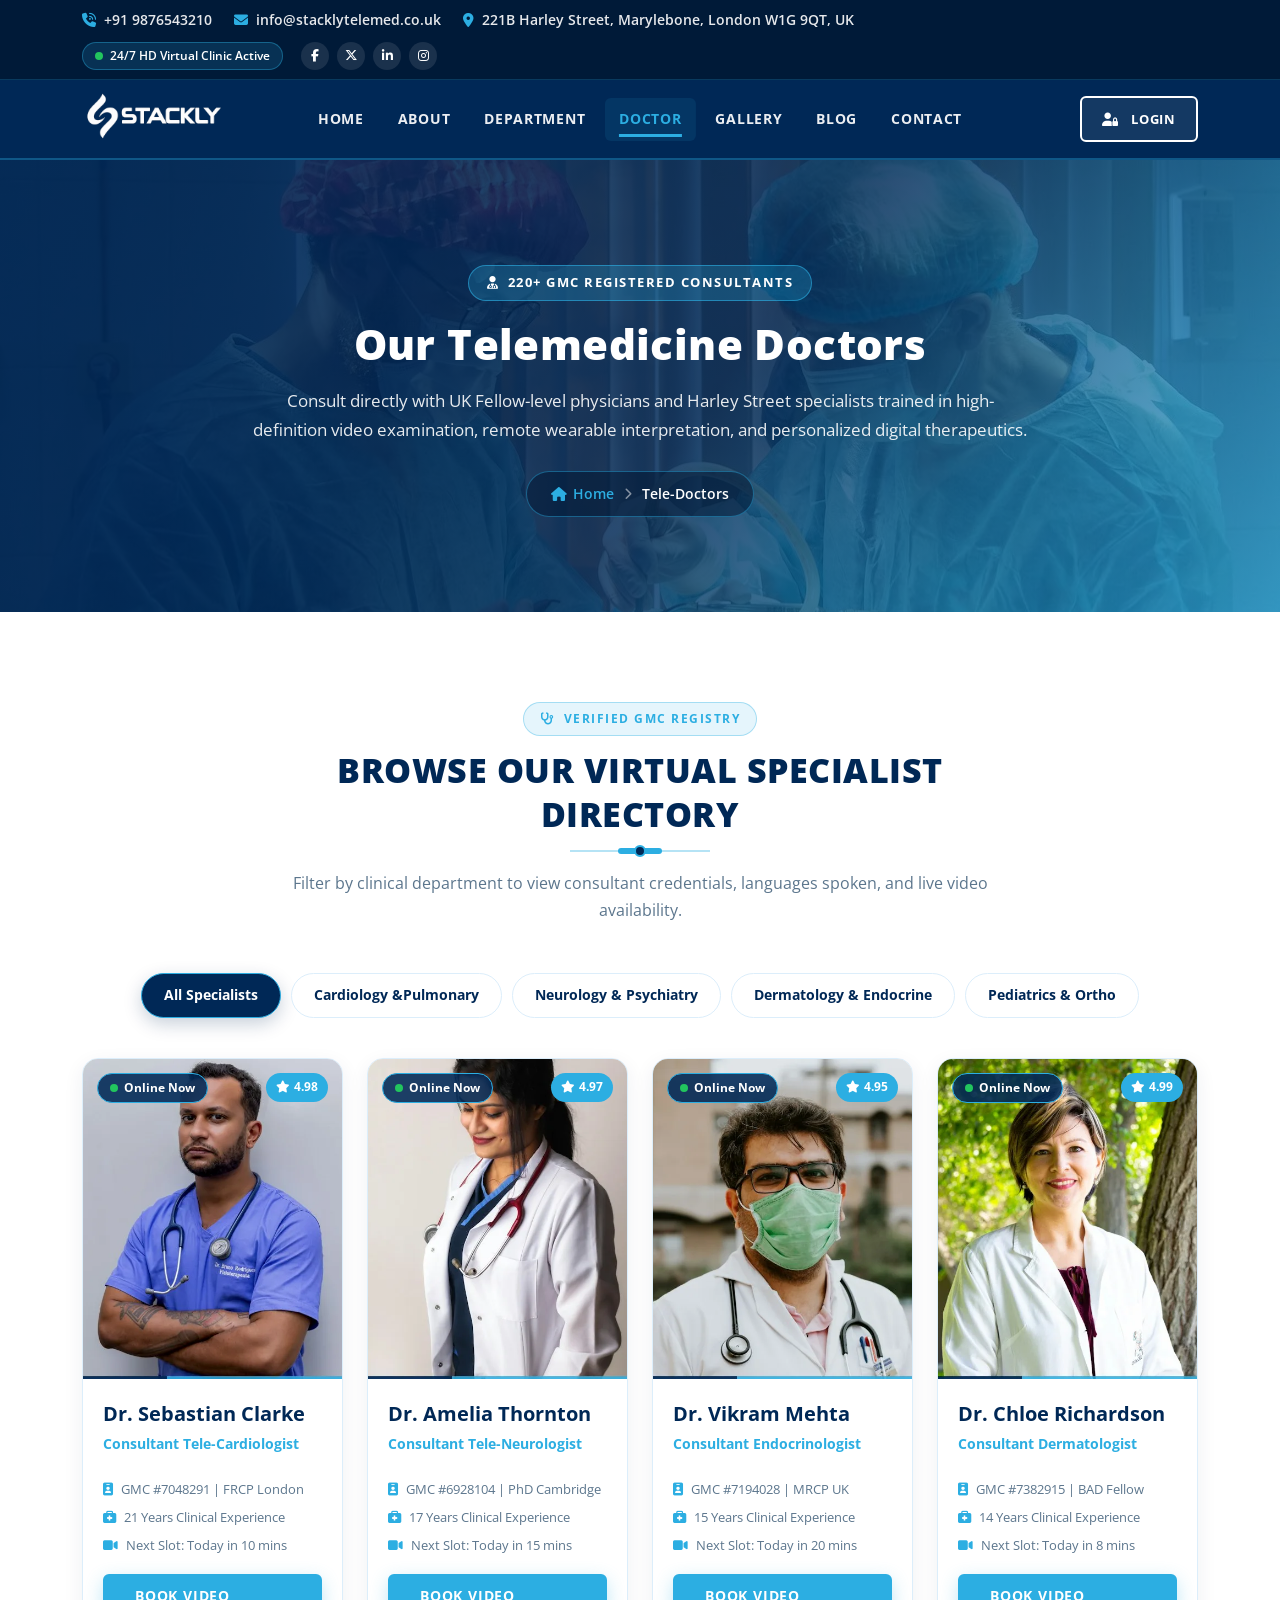
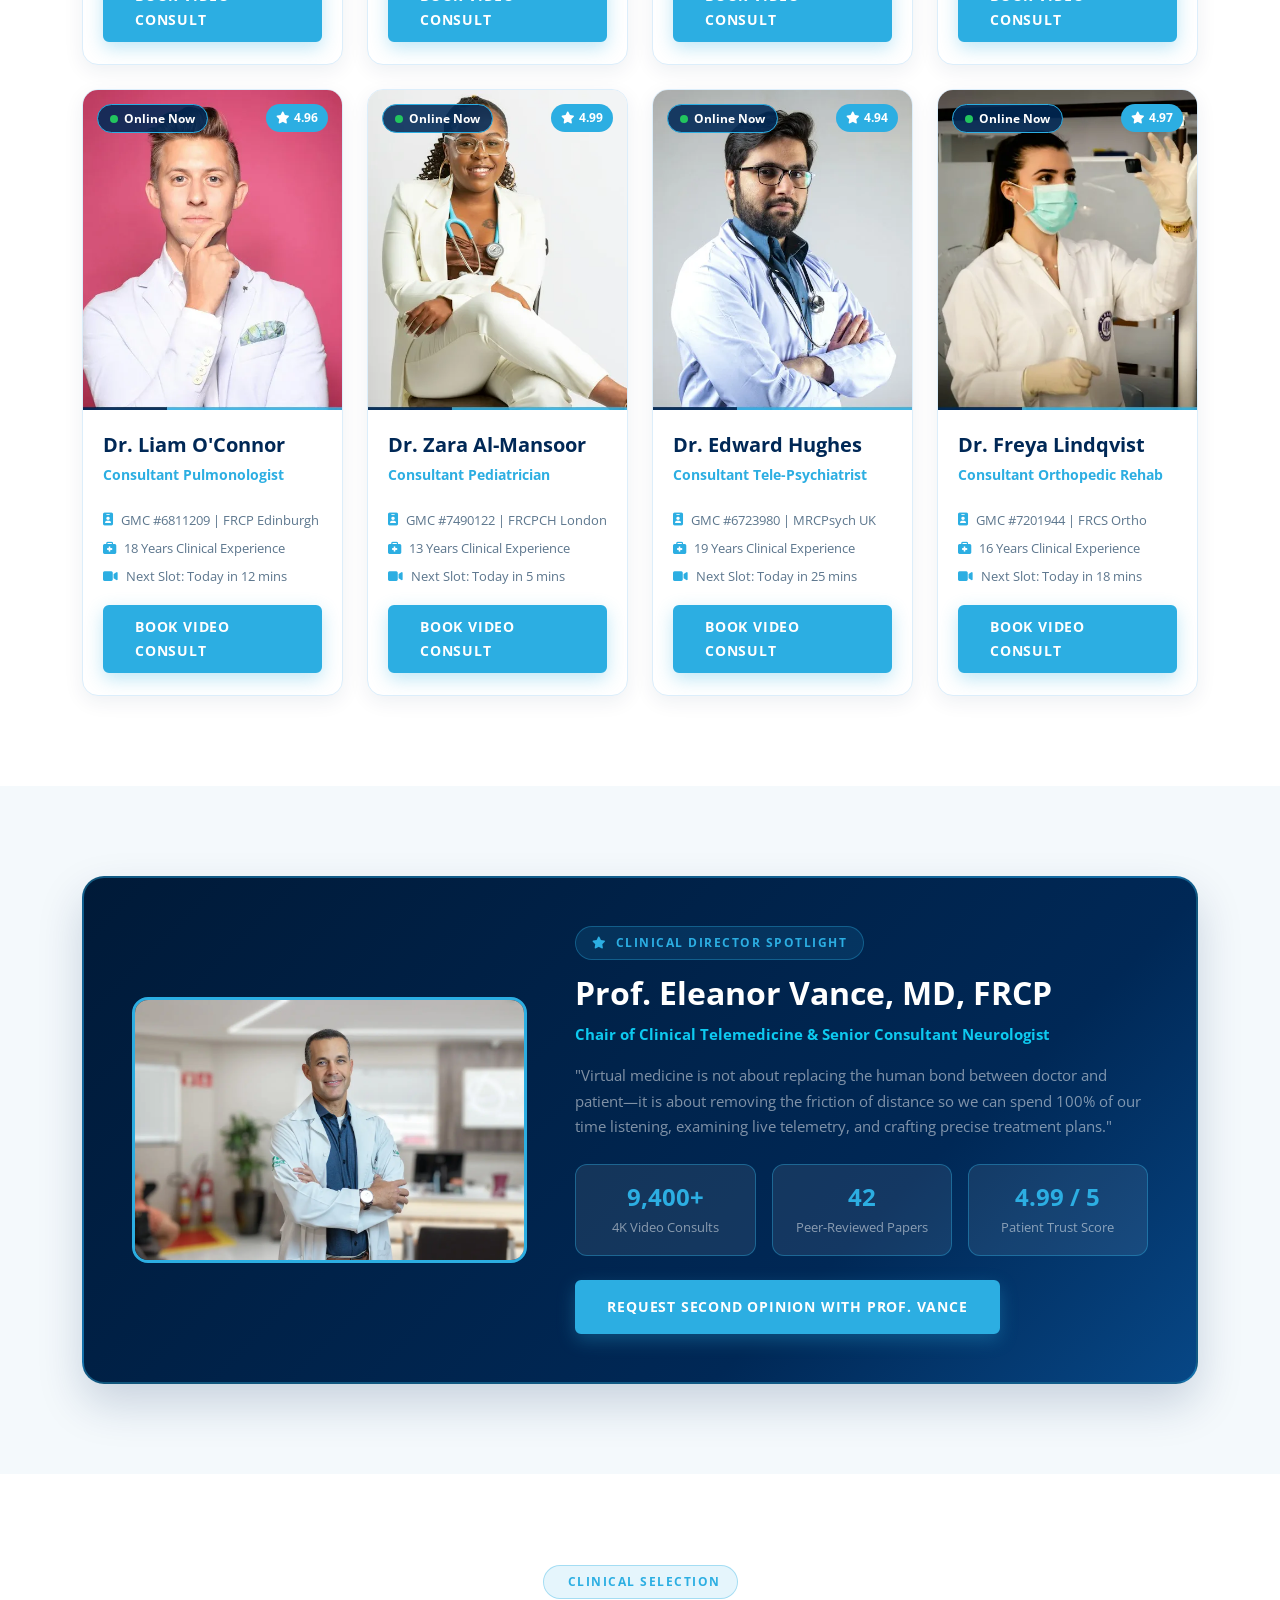
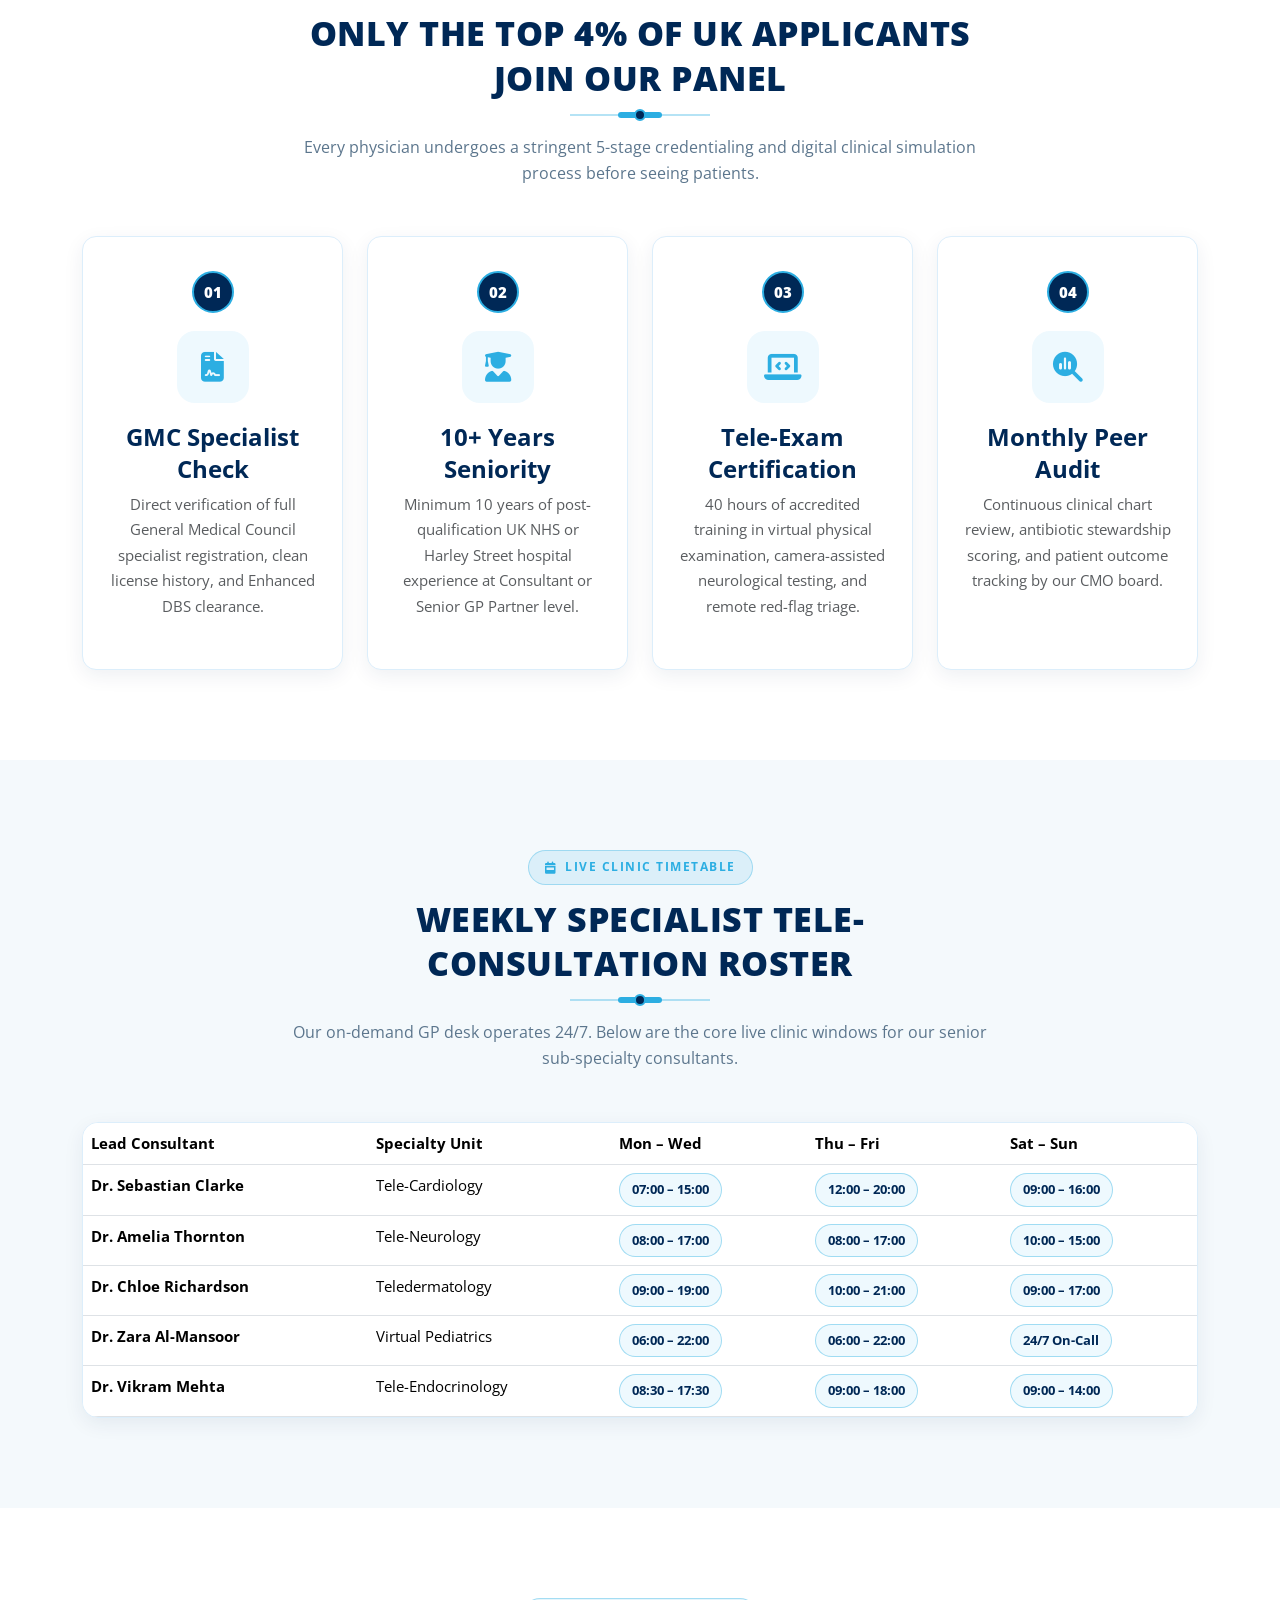
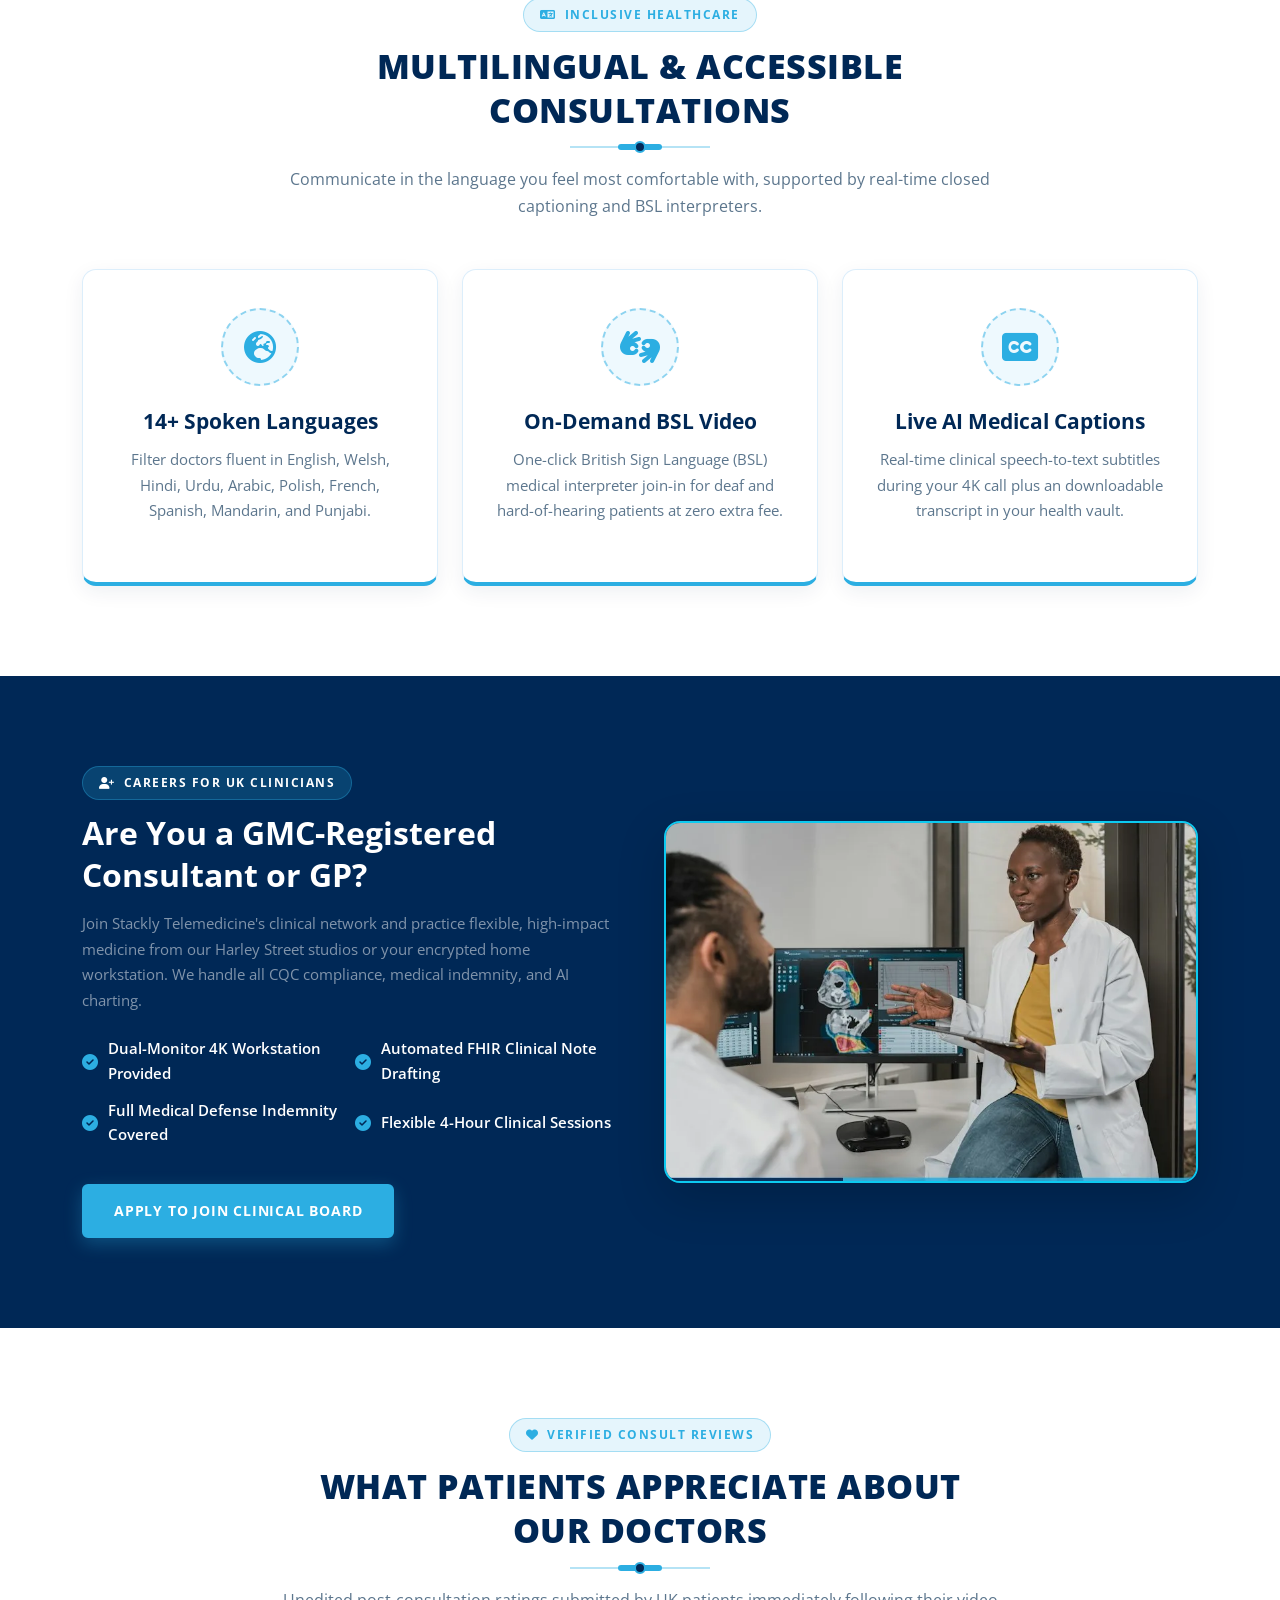
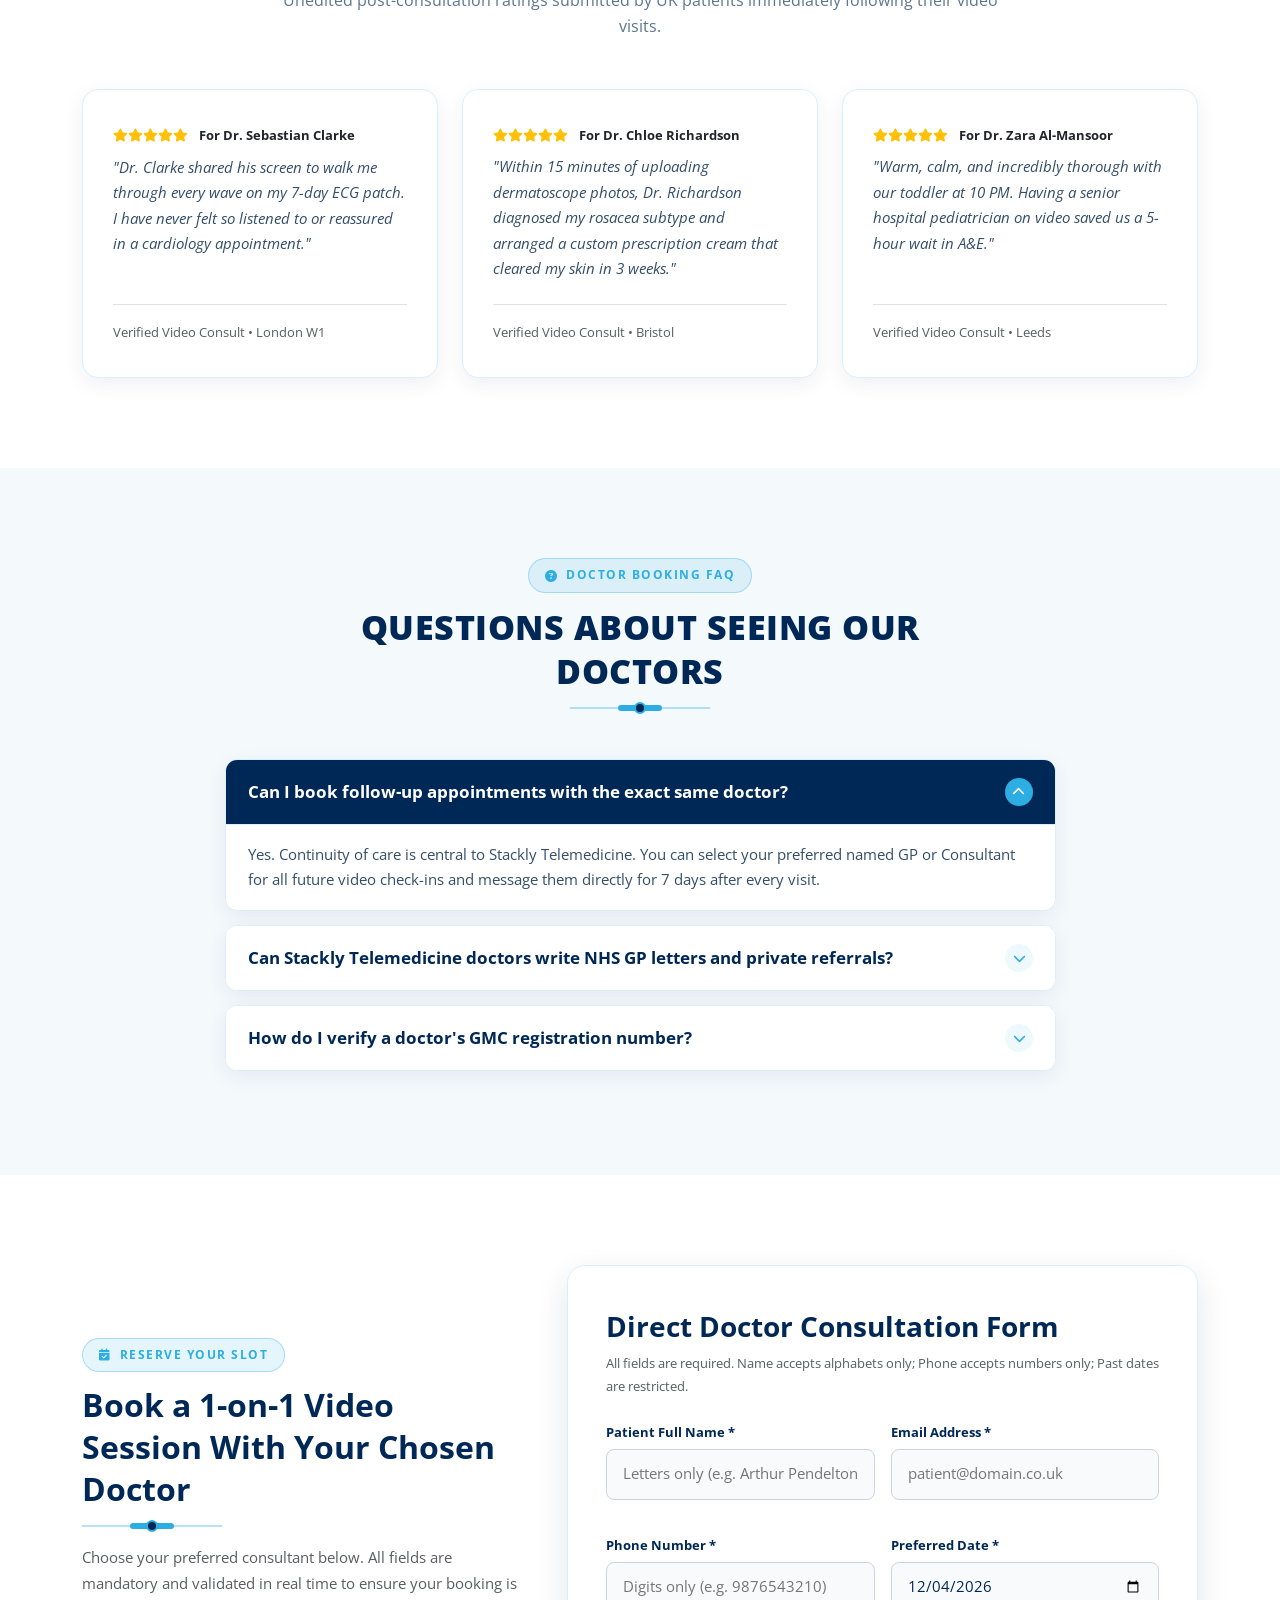
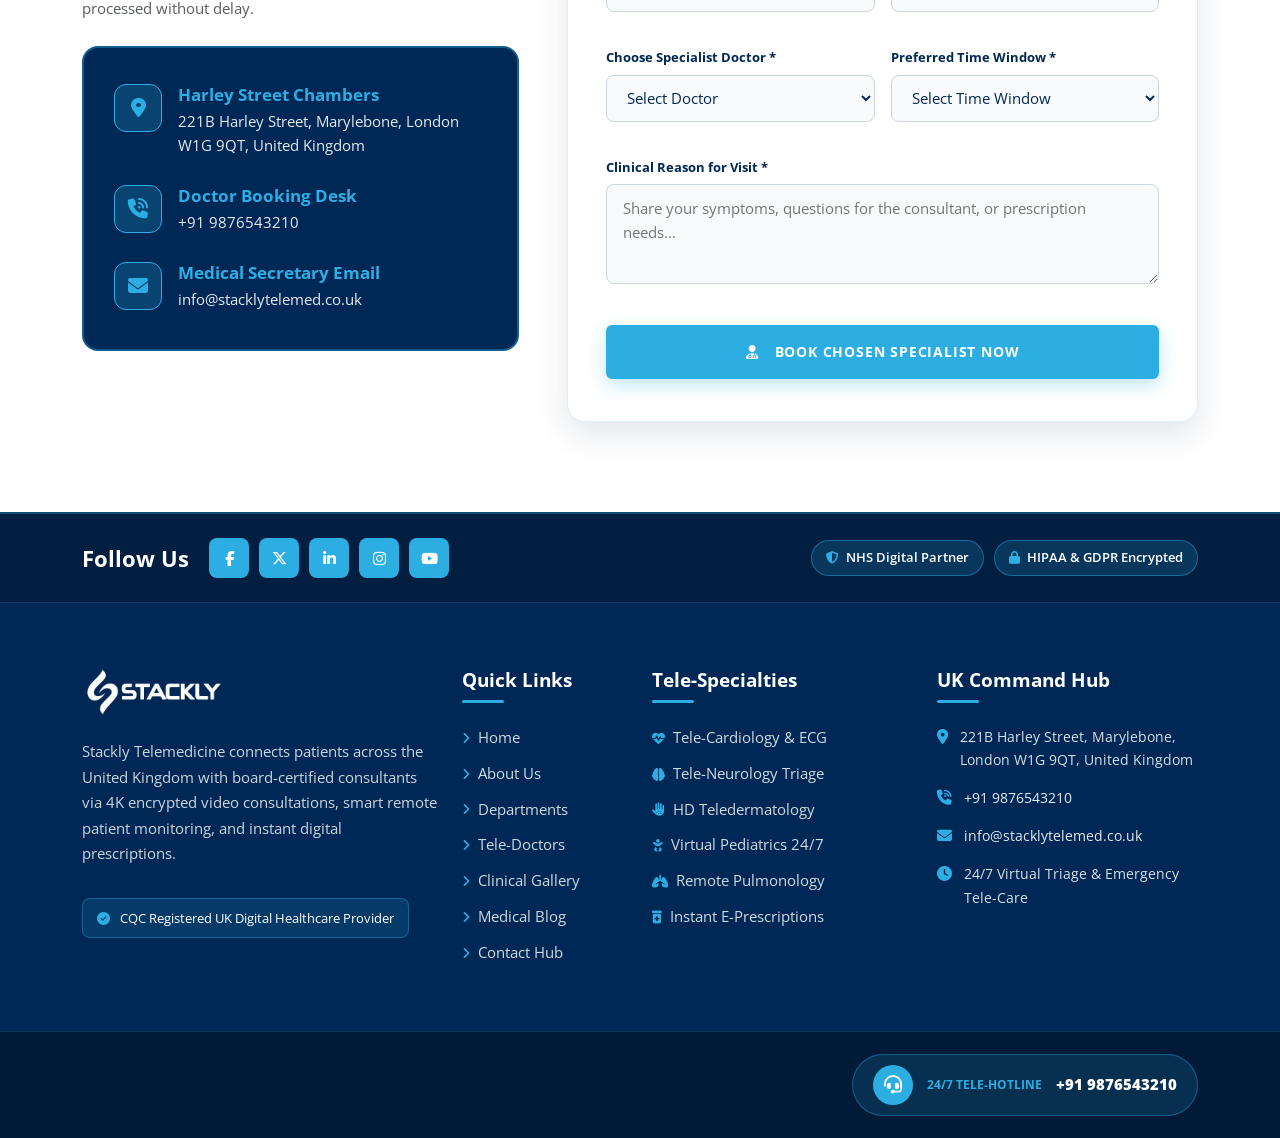
<file: pages/doctor.html>
<!doctype html>
<html lang="en">
  <head>
    <meta charset="UTF-8" />
    <meta name="viewport" content="width=device-width, initial-scale=1.0" />
    <title>
      Our Tele-Doctors | Stackly UK Board-Certified Virtual Consultants
    </title>
    <meta
      name="description"
      content="Meet Stackly Telemedicine's GMC-registered UK doctors and senior hospital consultants available 24/7 for 4K video consultations and remote patient care."
    />
    <link
      rel="icon"
      type="image/webp"
      href="../assets/images/logoStackly.webp"
    />
    <link
      rel="shortcut icon"
      type="image/webp"
      href="../assets/images/logoStackly.webp"
    />
    <link rel="apple-touch-icon" href="../assets/images/logoStackly.webp" />

    <link rel="preconnect" href="https://fonts.googleapis.com" />
    <link rel="preconnect" href="https://fonts.gstatic.com" crossorigin />
    <link
      href="https://fonts.googleapis.com/css2?family=Open+Sans:ital,wght@0,400;0,500;0,600;0,700;0,800;1,400&display=swap"
      rel="stylesheet"
    />

    <link
      href="https://cdn.jsdelivr.net/npm/bootstrap@5.3.3/dist/css/bootstrap.min.css"
      rel="stylesheet"
    />
    <link
      rel="stylesheet"
      href="https://cdnjs.cloudflare.com/ajax/libs/font-awesome/6.5.2/css/all.min.css"
    />
    <link
      rel="stylesheet"
      href="https://cdn.jsdelivr.net/npm/bootstrap-icons@1.11.3/font/bootstrap-icons.min.css"
    />

    <link rel="stylesheet" href="../assets/css/styles.css" />
    <link rel="stylesheet" href="../assets/css/doctor.css" />
  </head>
  <body>
    <!-- Common Header Component -->
    <div id="header-placeholder"></div>

    <main>
      <!-- ==================================================================
             SECTION 1: Common Page Banner & Breadcrumbs (Requirement 7)
             ================================================================== -->
      <section
        data-reveal="fade-up"
        class="tm-page-banner"
        style="
          background-image: url(&quot;../assets/images/doctor/banner-bg.webp&quot;);
        "
      >
        <div class="container">
          <div class="tm-page-banner-content">
            <span class="tm-page-banner-badge"
              ><i class="fa-solid fa-user-doctor"></i> 220+ GMC Registered
              Consultants</span
            >
            <h1>Our Telemedicine Doctors</h1>
            <p>
              Consult directly with UK Fellow-level physicians and Harley Street
              specialists trained in high-definition video examination, remote
              wearable interpretation, and personalized digital therapeutics.
            </p>
            <nav aria-label="breadcrumb">
              <div class="tm-breadcrumb">
                <a href="../index.html"
                  ><i class="fa-solid fa-house"></i> Home</a
                >
                <span class="sep"
                  ><i class="fa-solid fa-chevron-right"></i
                ></span>
                <span class="current">Tele-Doctors</span>
              </div>
            </nav>
          </div>
        </div>
      </section>

      <!-- ==================================================================
             SECTION 2: Filterable Specialist Directory (8 Consultant Profiles)
             ================================================================== -->
      <section
        data-reveal="fade-up"
        class="tm-section-pad"
        id="specialist-directory"
      >
        <div class="container">
          <div class="tm-section-heading text-center">
            <span class="tm-section-badge"
              ><i class="fa-solid fa-stethoscope"></i> Verified GMC
              Registry</span
            >
            <h2>Browse Our Virtual Specialist Directory</h2>
            <div class="tm-section-seperator"><span></span></div>
            <p>
              Filter by clinical department to view consultant credentials,
              languages spoken, and live video availability.
            </p>
          </div>

          <div
            class="doctor-filter-bar"
            data-filter-group="#doctor-directory-grid"
          >
            <button
              type="button"
              class="doctor-filter-btn active"
              data-filter="*"
            >
              All Specialists
            </button>
            <button
              type="button"
              class="doctor-filter-btn"
              data-filter="cardio"
            >
              Cardiology &amp;Pulmonary
            </button>
            <button type="button" class="doctor-filter-btn" data-filter="neuro">
              Neurology &amp; Psychiatry
            </button>
            <button type="button" class="doctor-filter-btn" data-filter="derm">
              Dermatology &amp; Endocrine
            </button>
            <button type="button" class="doctor-filter-btn" data-filter="pedia">
              Pediatrics &amp; Ortho
            </button>
          </div>

          <div class="row g-4" id="doctor-directory-grid">
            <!-- Doc 1 -->
            <div class="col-lg-3 col-md-6" data-category="cardio">
              <div class="doc-profile-card">
                <div class="tm-member-hover">
                  <span class="doc-live-badge"
                    ><span class="pulse-dot"></span> Online Now</span
                  >
                  <span class="doc-rating-badge"
                    ><i class="fa-solid fa-star me-1"></i>4.98</span
                  >
                  <div class="tm-member-thumb">
                    <img
                      src="../assets/images/doctor/doc-1.webp"
                      alt="Dr. Sebastian Clarke"
                    />
                  </div>
                  <div class="tm-member-social-btn-wrap">
                    <a
                      href="#"
                      rel="noopener noreferrer"
                      class="tm-social-btn"
                      aria-label="Facebook"
                      ><i class="fa-brands fa-facebook-f"></i
                      ><i class="fa-brands fa-facebook-f"></i
                    ></a>
                    <a
                      href="#"
                      rel="noopener noreferrer"
                      class="tm-social-btn"
                      aria-label="X (Twitter)"
                      ><i class="fa-brands fa-x-twitter"></i
                      ><i class="fa-brands fa-x-twitter"></i
                    ></a>
                    <a
                      href="#"
                      rel="noopener noreferrer"
                      class="tm-social-btn"
                      aria-label="LinkedIn"
                      ><i class="fa-brands fa-linkedin-in"></i
                      ><i class="fa-brands fa-linkedin-in"></i
                    ></a>
                  </div>
                </div>
                <div class="doc-card-details">
                  <div>
                    <h3 class="tm-member-name">
                      <a href="#">Dr. Sebastian Clarke</a>
                    </h3>
                    <span class="tm-member-speciality"
                      >Consultant Tele-Cardiologist</span
                    >
                    <ul class="doc-meta-list">
                      <li>
                        <i class="fa-solid fa-id-badge"></i> GMC #7048291 | FRCP
                        London
                      </li>
                      <li>
                        <i class="fa-solid fa-briefcase-medical"></i> 21 Years
                        Clinical Experience
                      </li>
                      <li>
                        <i class="fa-solid fa-video"></i> Next Slot: Today in 10
                        mins
                      </li>
                    </ul>
                  </div>
                  <a href="#" class="tm-btn1 w-100 py-2">BOOK VIDEO CONSULT</a>
                </div>
              </div>
            </div>

            <!-- Doc 2 -->
            <div class="col-lg-3 col-md-6" data-category="neuro">
              <div class="doc-profile-card">
                <div class="tm-member-hover">
                  <span class="doc-live-badge"
                    ><span class="pulse-dot"></span> Online Now</span
                  >
                  <span class="doc-rating-badge"
                    ><i class="fa-solid fa-star me-1"></i>4.97</span
                  >
                  <div class="tm-member-thumb">
                    <img
                      src="../assets/images/doctor/doc-2.webp"
                      alt="Dr. Amelia Thornton"
                    />
                  </div>
                  <div class="tm-member-social-btn-wrap">
                    <a
                      href="#"
                      rel="noopener noreferrer"
                      class="tm-social-btn"
                      aria-label="Facebook"
                      ><i class="fa-brands fa-facebook-f"></i
                      ><i class="fa-brands fa-facebook-f"></i
                    ></a>
                    <a
                      href="#"
                      rel="noopener noreferrer"
                      class="tm-social-btn"
                      aria-label="X (Twitter)"
                      ><i class="fa-brands fa-x-twitter"></i
                      ><i class="fa-brands fa-x-twitter"></i
                    ></a>
                    <a
                      href="#"
                      rel="noopener noreferrer"
                      class="tm-social-btn"
                      aria-label="LinkedIn"
                      ><i class="fa-brands fa-linkedin-in"></i
                      ><i class="fa-brands fa-linkedin-in"></i
                    ></a>
                  </div>
                </div>
                <div class="doc-card-details">
                  <div>
                    <h3 class="tm-member-name">
                      <a href="#">Dr. Amelia Thornton</a>
                    </h3>
                    <span class="tm-member-speciality"
                      >Consultant Tele-Neurologist</span
                    >
                    <ul class="doc-meta-list">
                      <li>
                        <i class="fa-solid fa-id-badge"></i> GMC #6928104 | PhD
                        Cambridge
                      </li>
                      <li>
                        <i class="fa-solid fa-briefcase-medical"></i> 17 Years
                        Clinical Experience
                      </li>
                      <li>
                        <i class="fa-solid fa-video"></i> Next Slot: Today in 15
                        mins
                      </li>
                    </ul>
                  </div>
                  <a href="#" class="tm-btn1 w-100 py-2">BOOK VIDEO CONSULT</a>
                </div>
              </div>
            </div>

            <!-- Doc 3 -->
            <div class="col-lg-3 col-md-6" data-category="derm">
              <div class="doc-profile-card">
                <div class="tm-member-hover">
                  <span class="doc-live-badge"
                    ><span class="pulse-dot"></span> Online Now</span
                  >
                  <span class="doc-rating-badge"
                    ><i class="fa-solid fa-star me-1"></i>4.95</span
                  >
                  <div class="tm-member-thumb">
                    <img
                      src="../assets/images/doctor/doc-3.webp"
                      alt="Dr. Vikram Mehta"
                    />
                  </div>
                  <div class="tm-member-social-btn-wrap">
                    <a
                      href="#"
                      rel="noopener noreferrer"
                      class="tm-social-btn"
                      aria-label="Facebook"
                      ><i class="fa-brands fa-facebook-f"></i
                      ><i class="fa-brands fa-facebook-f"></i
                    ></a>
                    <a
                      href="#"
                      rel="noopener noreferrer"
                      class="tm-social-btn"
                      aria-label="X (Twitter)"
                      ><i class="fa-brands fa-x-twitter"></i
                      ><i class="fa-brands fa-x-twitter"></i
                    ></a>
                    <a
                      href="#"
                      rel="noopener noreferrer"
                      class="tm-social-btn"
                      aria-label="LinkedIn"
                      ><i class="fa-brands fa-linkedin-in"></i
                      ><i class="fa-brands fa-linkedin-in"></i
                    ></a>
                  </div>
                </div>
                <div class="doc-card-details">
                  <div>
                    <h3 class="tm-member-name">
                      <a href="#">Dr. Vikram Mehta</a>
                    </h3>
                    <span class="tm-member-speciality"
                      >Consultant Endocrinologist</span
                    >
                    <ul class="doc-meta-list">
                      <li>
                        <i class="fa-solid fa-id-badge"></i> GMC #7194028 | MRCP
                        UK
                      </li>
                      <li>
                        <i class="fa-solid fa-briefcase-medical"></i> 15 Years
                        Clinical Experience
                      </li>
                      <li>
                        <i class="fa-solid fa-video"></i> Next Slot: Today in 20
                        mins
                      </li>
                    </ul>
                  </div>
                  <a href="#" class="tm-btn1 w-100 py-2">BOOK VIDEO CONSULT</a>
                </div>
              </div>
            </div>

            <!-- Doc 4 -->
            <div class="col-lg-3 col-md-6" data-category="derm">
              <div class="doc-profile-card">
                <div class="tm-member-hover">
                  <span class="doc-live-badge"
                    ><span class="pulse-dot"></span> Online Now</span
                  >
                  <span class="doc-rating-badge"
                    ><i class="fa-solid fa-star me-1"></i>4.99</span
                  >
                  <div class="tm-member-thumb">
                    <img
                      src="../assets/images/doctor/doc-4.webp"
                      alt="Dr. Chloe Richardson"
                    />
                  </div>
                  <div class="tm-member-social-btn-wrap">
                    <a
                      href="#"
                      rel="noopener noreferrer"
                      class="tm-social-btn"
                      aria-label="Facebook"
                      ><i class="fa-brands fa-facebook-f"></i
                      ><i class="fa-brands fa-facebook-f"></i
                    ></a>
                    <a
                      href="#"
                      rel="noopener noreferrer"
                      class="tm-social-btn"
                      aria-label="X (Twitter)"
                      ><i class="fa-brands fa-x-twitter"></i
                      ><i class="fa-brands fa-x-twitter"></i
                    ></a>
                    <a
                      href="#"
                      rel="noopener noreferrer"
                      class="tm-social-btn"
                      aria-label="LinkedIn"
                      ><i class="fa-brands fa-linkedin-in"></i
                      ><i class="fa-brands fa-linkedin-in"></i
                    ></a>
                  </div>
                </div>
                <div class="doc-card-details">
                  <div>
                    <h3 class="tm-member-name">
                      <a href="#">Dr. Chloe Richardson</a>
                    </h3>
                    <span class="tm-member-speciality"
                      >Consultant Dermatologist</span
                    >
                    <ul class="doc-meta-list">
                      <li>
                        <i class="fa-solid fa-id-badge"></i> GMC #7382915 | BAD
                        Fellow
                      </li>
                      <li>
                        <i class="fa-solid fa-briefcase-medical"></i> 14 Years
                        Clinical Experience
                      </li>
                      <li>
                        <i class="fa-solid fa-video"></i> Next Slot: Today in 8
                        mins
                      </li>
                    </ul>
                  </div>
                  <a href="#" class="tm-btn1 w-100 py-2">BOOK VIDEO CONSULT</a>
                </div>
              </div>
            </div>

            <!-- Doc 5 -->
            <div class="col-lg-3 col-md-6" data-category="cardio">
              <div class="doc-profile-card">
                <div class="tm-member-hover">
                  <span class="doc-live-badge"
                    ><span class="pulse-dot"></span> Online Now</span
                  >
                  <span class="doc-rating-badge"
                    ><i class="fa-solid fa-star me-1"></i>4.96</span
                  >
                  <div class="tm-member-thumb">
                    <img
                      src="../assets/images/doctor/doc-5.webp"
                      alt="Dr. Liam O'Connor"
                    />
                  </div>
                  <div class="tm-member-social-btn-wrap">
                    <a
                      href="#"
                      rel="noopener noreferrer"
                      class="tm-social-btn"
                      aria-label="Facebook"
                      ><i class="fa-brands fa-facebook-f"></i
                      ><i class="fa-brands fa-facebook-f"></i
                    ></a>
                    <a
                      href="#"
                      rel="noopener noreferrer"
                      class="tm-social-btn"
                      aria-label="X (Twitter)"
                      ><i class="fa-brands fa-x-twitter"></i
                      ><i class="fa-brands fa-x-twitter"></i
                    ></a>
                    <a
                      href="#"
                      rel="noopener noreferrer"
                      class="tm-social-btn"
                      aria-label="LinkedIn"
                      ><i class="fa-brands fa-linkedin-in"></i
                      ><i class="fa-brands fa-linkedin-in"></i
                    ></a>
                  </div>
                </div>
                <div class="doc-card-details">
                  <div>
                    <h3 class="tm-member-name">
                      <a href="#">Dr. Liam O'Connor</a>
                    </h3>
                    <span class="tm-member-speciality"
                      >Consultant Pulmonologist</span
                    >
                    <ul class="doc-meta-list">
                      <li>
                        <i class="fa-solid fa-id-badge"></i> GMC #6811209 | FRCP
                        Edinburgh
                      </li>
                      <li>
                        <i class="fa-solid fa-briefcase-medical"></i> 18 Years
                        Clinical Experience
                      </li>
                      <li>
                        <i class="fa-solid fa-video"></i> Next Slot: Today in 12
                        mins
                      </li>
                    </ul>
                  </div>
                  <a href="#" class="tm-btn1 w-100 py-2">BOOK VIDEO CONSULT</a>
                </div>
              </div>
            </div>

            <!-- Doc 6 -->
            <div class="col-lg-3 col-md-6" data-category="pedia">
              <div class="doc-profile-card">
                <div class="tm-member-hover">
                  <span class="doc-live-badge"
                    ><span class="pulse-dot"></span> Online Now</span
                  >
                  <span class="doc-rating-badge"
                    ><i class="fa-solid fa-star me-1"></i>4.99</span
                  >
                  <div class="tm-member-thumb">
                    <img
                      src="../assets/images/doctor/doc-6.webp"
                      alt="Dr. Zara Al-Mansoor"
                    />
                  </div>
                  <div class="tm-member-social-btn-wrap">
                    <a
                      href="#"
                      rel="noopener noreferrer"
                      class="tm-social-btn"
                      aria-label="Facebook"
                      ><i class="fa-brands fa-facebook-f"></i
                      ><i class="fa-brands fa-facebook-f"></i
                    ></a>
                    <a
                      href="#"
                      rel="noopener noreferrer"
                      class="tm-social-btn"
                      aria-label="X (Twitter)"
                      ><i class="fa-brands fa-x-twitter"></i
                      ><i class="fa-brands fa-x-twitter"></i
                    ></a>
                    <a
                      href="#"
                      rel="noopener noreferrer"
                      class="tm-social-btn"
                      aria-label="LinkedIn"
                      ><i class="fa-brands fa-linkedin-in"></i
                      ><i class="fa-brands fa-linkedin-in"></i
                    ></a>
                  </div>
                </div>
                <div class="doc-card-details">
                  <div>
                    <h3 class="tm-member-name">
                      <a href="#">Dr. Zara Al-Mansoor</a>
                    </h3>
                    <span class="tm-member-speciality"
                      >Consultant Pediatrician</span
                    >
                    <ul class="doc-meta-list">
                      <li>
                        <i class="fa-solid fa-id-badge"></i> GMC #7490122 |
                        FRCPCH London
                      </li>
                      <li>
                        <i class="fa-solid fa-briefcase-medical"></i> 13 Years
                        Clinical Experience
                      </li>
                      <li>
                        <i class="fa-solid fa-video"></i> Next Slot: Today in 5
                        mins
                      </li>
                    </ul>
                  </div>
                  <a href="#" class="tm-btn1 w-100 py-2">BOOK VIDEO CONSULT</a>
                </div>
              </div>
            </div>

            <!-- Doc 7 -->
            <div class="col-lg-3 col-md-6" data-category="neuro">
              <div class="doc-profile-card">
                <div class="tm-member-hover">
                  <span class="doc-live-badge"
                    ><span class="pulse-dot"></span> Online Now</span
                  >
                  <span class="doc-rating-badge"
                    ><i class="fa-solid fa-star me-1"></i>4.94</span
                  >
                  <div class="tm-member-thumb">
                    <img
                      src="../assets/images/doctor/doc-7.webp"
                      alt="Dr. Edward Hughes"
                    />
                  </div>
                  <div class="tm-member-social-btn-wrap">
                    <a
                      href="#"
                      rel="noopener noreferrer"
                      class="tm-social-btn"
                      aria-label="Facebook"
                      ><i class="fa-brands fa-facebook-f"></i
                      ><i class="fa-brands fa-facebook-f"></i
                    ></a>
                    <a
                      href="#"
                      rel="noopener noreferrer"
                      class="tm-social-btn"
                      aria-label="X (Twitter)"
                      ><i class="fa-brands fa-x-twitter"></i
                      ><i class="fa-brands fa-x-twitter"></i
                    ></a>
                    <a
                      href="#"
                      rel="noopener noreferrer"
                      class="tm-social-btn"
                      aria-label="LinkedIn"
                      ><i class="fa-brands fa-linkedin-in"></i
                      ><i class="fa-brands fa-linkedin-in"></i
                    ></a>
                  </div>
                </div>
                <div class="doc-card-details">
                  <div>
                    <h3 class="tm-member-name">
                      <a href="#">Dr. Edward Hughes</a>
                    </h3>
                    <span class="tm-member-speciality"
                      >Consultant Tele-Psychiatrist</span
                    >
                    <ul class="doc-meta-list">
                      <li>
                        <i class="fa-solid fa-id-badge"></i> GMC #6723980 |
                        MRCPsych UK
                      </li>
                      <li>
                        <i class="fa-solid fa-briefcase-medical"></i> 19 Years
                        Clinical Experience
                      </li>
                      <li>
                        <i class="fa-solid fa-video"></i> Next Slot: Today in 25
                        mins
                      </li>
                    </ul>
                  </div>
                  <a href="#" class="tm-btn1 w-100 py-2">BOOK VIDEO CONSULT</a>
                </div>
              </div>
            </div>

            <!-- Doc 8 -->
            <div class="col-lg-3 col-md-6" data-category="pedia">
              <div class="doc-profile-card">
                <div class="tm-member-hover">
                  <span class="doc-live-badge"
                    ><span class="pulse-dot"></span> Online Now</span
                  >
                  <span class="doc-rating-badge"
                    ><i class="fa-solid fa-star me-1"></i>4.97</span
                  >
                  <div class="tm-member-thumb">
                    <img
                      src="../assets/images/doctor/doc-8.webp"
                      alt="Dr. Freya Lindqvist"
                    />
                  </div>
                  <div class="tm-member-social-btn-wrap">
                    <a
                      href="#"
                      rel="noopener noreferrer"
                      class="tm-social-btn"
                      aria-label="Facebook"
                      ><i class="fa-brands fa-facebook-f"></i
                      ><i class="fa-brands fa-facebook-f"></i
                    ></a>
                    <a
                      href="#"
                      rel="noopener noreferrer"
                      class="tm-social-btn"
                      aria-label="X (Twitter)"
                      ><i class="fa-brands fa-x-twitter"></i
                      ><i class="fa-brands fa-x-twitter"></i
                    ></a>
                    <a
                      href="#"
                      rel="noopener noreferrer"
                      class="tm-social-btn"
                      aria-label="LinkedIn"
                      ><i class="fa-brands fa-linkedin-in"></i
                      ><i class="fa-brands fa-linkedin-in"></i
                    ></a>
                  </div>
                </div>
                <div class="doc-card-details">
                  <div>
                    <h3 class="tm-member-name">
                      <a href="#">Dr. Freya Lindqvist</a>
                    </h3>
                    <span class="tm-member-speciality"
                      >Consultant Orthopedic Rehab</span
                    >
                    <ul class="doc-meta-list">
                      <li>
                        <i class="fa-solid fa-id-badge"></i> GMC #7201944 | FRCS
                        Ortho
                      </li>
                      <li>
                        <i class="fa-solid fa-briefcase-medical"></i> 16 Years
                        Clinical Experience
                      </li>
                      <li>
                        <i class="fa-solid fa-video"></i> Next Slot: Today in 18
                        mins
                      </li>
                    </ul>
                  </div>
                  <a href="#" class="tm-btn1 w-100 py-2">BOOK VIDEO CONSULT</a>
                </div>
              </div>
            </div>
          </div>
        </div>
      </section>

      <!-- ==================================================================
             SECTION 3: Chief Medical Director Spotlight
             ================================================================== -->
      <section
        data-reveal="fade-up"
        class="tm-section-pad tm-gray-bg"
        id="chief-spotlight"
      >
        <div class="container">
          <div class="cmo-spotlight-wrap">
            <div class="row g-5 align-items-center">
              <div class="col-lg-5">
                <div class="cmo-spotlight-img">
                  <img
                    src="../assets/images/doctor/featured-chief.webp"
                    alt="Chief Medical Director Spotlight"
                  />
                </div>
              </div>
              <div class="col-lg-7">
                <span class="tm-section-badge"
                  ><i class="fa-solid fa-star"></i> Clinical Director
                  Spotlight</span
                >
                <h2 class="text-white fw-bold mb-2">
                  Prof. Eleanor Vance, MD, FRCP
                </h2>
                <p class="text-info fw-bold mb-3">
                  Chair of Clinical Telemedicine &amp; Senior Consultant
                  Neurologist
                </p>
                <p class="text-white-50 mb-4">
                  "Virtual medicine is not about replacing the human bond
                  between doctor and patient—it is about removing the friction
                  of distance so we can spend 100% of our time listening,
                  examining live telemetry, and crafting precise treatment
                  plans."
                </p>
                <div class="row g-3 mb-4">
                  <div class="col-sm-4">
                    <div class="cmo-stat-pill">
                      <h4>9,400+</h4>
                      <span class="small text-white-50">4K Video Consults</span>
                    </div>
                  </div>
                  <div class="col-sm-4">
                    <div class="cmo-stat-pill">
                      <h4>42</h4>
                      <span class="small text-white-50"
                        >Peer-Reviewed Papers</span
                      >
                    </div>
                  </div>
                  <div class="col-sm-4">
                    <div class="cmo-stat-pill">
                      <h4>4.99 / 5</h4>
                      <span class="small text-white-50"
                        >Patient Trust Score</span
                      >
                    </div>
                  </div>
                </div>
                <a href="#" class="tm-btn1"
                  >REQUEST SECOND OPINION WITH PROF. VANCE</a
                >
              </div>
            </div>
          </div>
        </div>
      </section>

      <!-- ==================================================================
             SECTION 4: Rigorous 5-Stage Doctor Vetting & Credentialing Process
             ================================================================== -->
      <section
        data-reveal="fade-up"
        class="tm-section-pad"
        id="credentialing-process"
      >
        <div class="container">
          <div class="tm-section-heading text-center">
            <span class="tm-section-badge"
              ><i class="fa-solid fa-shield-check"></i> Clinical Selection</span
            >
            <h2>Only the Top 4% of UK Applicants Join Our Panel</h2>
            <div class="tm-section-seperator"><span></span></div>
            <p>
              Every physician undergoes a stringent 5-stage credentialing and
              digital clinical simulation process before seeing patients.
            </p>
          </div>

          <div class="row g-4">
            <div class="col-lg-3 col-md-6">
              <div class="tm-card tm-step-card">
                <div>
                  <span class="tm-step-number">01</span>
                  <div class="tm-step-icon">
                    <i class="fa-solid fa-file-contract"></i>
                  </div>
                  <h4>GMC Specialist Check</h4>
                  <p class="text-muted">
                    Direct verification of full General Medical Council
                    specialist registration, clean license history, and Enhanced
                    DBS clearance.
                  </p>
                </div>
              </div>
            </div>
            <div class="col-lg-3 col-md-6">
              <div class="tm-card tm-step-card">
                <div>
                  <span class="tm-step-number">02</span>
                  <div class="tm-step-icon">
                    <i class="fa-solid fa-user-graduate"></i>
                  </div>
                  <h4>10+ Years Seniority</h4>
                  <p class="text-muted">
                    Minimum 10 years of post-qualification UK NHS or Harley
                    Street hospital experience at Consultant or Senior GP
                    Partner level.
                  </p>
                </div>
              </div>
            </div>
            <div class="col-lg-3 col-md-6">
              <div class="tm-card tm-step-card">
                <div>
                  <span class="tm-step-number">03</span>
                  <div class="tm-step-icon">
                    <i class="fa-solid fa-laptop-code"></i>
                  </div>
                  <h4>Tele-Exam Certification</h4>
                  <p class="text-muted">
                    40 hours of accredited training in virtual physical
                    examination, camera-assisted neurological testing, and
                    remote red-flag triage.
                  </p>
                </div>
              </div>
            </div>
            <div class="col-lg-3 col-md-6">
              <div class="tm-card tm-step-card">
                <div>
                  <span class="tm-step-number">04</span>
                  <div class="tm-step-icon">
                    <i class="fa-solid fa-magnifying-glass-chart"></i>
                  </div>
                  <h4>Monthly Peer Audit</h4>
                  <p class="text-muted">
                    Continuous clinical chart review, antibiotic stewardship
                    scoring, and patient outcome tracking by our CMO board.
                  </p>
                </div>
              </div>
            </div>
          </div>
        </div>
      </section>

      <!-- ==================================================================
             SECTION 5: Weekly Live Virtual Clinic Roster & Shift Schedule
             ================================================================== -->
      <section
        data-reveal="fade-up"
        class="tm-section-pad tm-gray-bg"
        id="weekly-roster"
      >
        <div class="container">
          <div class="tm-section-heading text-center">
            <span class="tm-section-badge"
              ><i class="fa-solid fa-calendar-week"></i> Live Clinic
              Timetable</span
            >
            <h2>Weekly Specialist Tele-Consultation Roster</h2>
            <div class="tm-section-seperator"><span></span></div>
            <p>
              Our on-demand GP desk operates 24/7. Below are the core live
              clinic windows for our senior sub-specialty consultants.
            </p>
          </div>

          <div class="roster-table-wrap bg-white">
            <div class="table-responsive">
              <table class="table dept-compare-table mb-0">
                <thead>
                  <tr>
                    <th>Lead Consultant</th>
                    <th>Specialty Unit</th>
                    <th>Mon – Wed</th>
                    <th>Thu – Fri</th>
                    <th>Sat – Sun</th>
                  </tr>
                </thead>
                <tbody>
                  <tr>
                    <td class="fw-bold">Dr. Sebastian Clarke</td>
                    <td>Tele-Cardiology</td>
                    <td><span class="roster-slot-pill">07:00 – 15:00</span></td>
                    <td><span class="roster-slot-pill">12:00 – 20:00</span></td>
                    <td><span class="roster-slot-pill">09:00 – 16:00</span></td>
                  </tr>
                  <tr>
                    <td class="fw-bold">Dr. Amelia Thornton</td>
                    <td>Tele-Neurology</td>
                    <td><span class="roster-slot-pill">08:00 – 17:00</span></td>
                    <td><span class="roster-slot-pill">08:00 – 17:00</span></td>
                    <td><span class="roster-slot-pill">10:00 – 15:00</span></td>
                  </tr>
                  <tr>
                    <td class="fw-bold">Dr. Chloe Richardson</td>
                    <td>Teledermatology</td>
                    <td><span class="roster-slot-pill">09:00 – 19:00</span></td>
                    <td><span class="roster-slot-pill">10:00 – 21:00</span></td>
                    <td><span class="roster-slot-pill">09:00 – 17:00</span></td>
                  </tr>
                  <tr>
                    <td class="fw-bold">Dr. Zara Al-Mansoor</td>
                    <td>Virtual Pediatrics</td>
                    <td><span class="roster-slot-pill">06:00 – 22:00</span></td>
                    <td><span class="roster-slot-pill">06:00 – 22:00</span></td>
                    <td><span class="roster-slot-pill">24/7 On-Call</span></td>
                  </tr>
                  <tr>
                    <td class="fw-bold">Dr. Vikram Mehta</td>
                    <td>Tele-Endocrinology</td>
                    <td><span class="roster-slot-pill">08:30 – 17:30</span></td>
                    <td><span class="roster-slot-pill">09:00 – 18:00</span></td>
                    <td><span class="roster-slot-pill">09:00 – 14:00</span></td>
                  </tr>
                </tbody>
              </table>
            </div>
          </div>
        </div>
      </section>

      <!-- ==================================================================
             SECTION 6: Multilingual & Accessible Virtual Care
             ================================================================== -->
      <section
        data-reveal="fade-up"
        class="tm-section-pad"
        id="multilingual-care"
      >
        <div class="container">
          <div class="tm-section-heading text-center">
            <span class="tm-section-badge"
              ><i class="fa-solid fa-language"></i> Inclusive Healthcare</span
            >
            <h2>Multilingual &amp; Accessible Consultations</h2>
            <div class="tm-section-seperator"><span></span></div>
            <p>
              Communicate in the language you feel most comfortable with,
              supported by real-time closed captioning and BSL interpreters.
            </p>
          </div>

          <div class="row g-4">
            <div class="col-lg-4 col-md-6">
              <div class="tm-icon-box style1">
                <div>
                  <div class="tm-icon">
                    <i class="fa-solid fa-earth-europe"></i>
                  </div>
                  <h3 class="tm-icon-box-title">14+ Spoken Languages</h3>
                  <p class="tm-icon-box-text">
                    Filter doctors fluent in English, Welsh, Hindi, Urdu,
                    Arabic, Polish, French, Spanish, Mandarin, and Punjabi.
                  </p>
                </div>
              </div>
            </div>
            <div class="col-lg-4 col-md-6">
              <div class="tm-icon-box style1">
                <div>
                  <div class="tm-icon">
                    <i class="fa-solid fa-hands-asl-interpreting"></i>
                  </div>
                  <h3 class="tm-icon-box-title">On-Demand BSL Video</h3>
                  <p class="tm-icon-box-text">
                    One-click British Sign Language (BSL) medical interpreter
                    join-in for deaf and hard-of-hearing patients at zero extra
                    fee.
                  </p>
                </div>
              </div>
            </div>
            <div class="col-lg-4 col-md-12">
              <div class="tm-icon-box style1">
                <div>
                  <div class="tm-icon">
                    <i class="fa-solid fa-closed-captioning"></i>
                  </div>
                  <h3 class="tm-icon-box-title">Live AI Medical Captions</h3>
                  <p class="tm-icon-box-text">
                    Real-time clinical speech-to-text subtitles during your 4K
                    call plus an downloadable transcript in your health vault.
                  </p>
                </div>
              </div>
            </div>
          </div>
        </div>
      </section>

      <!-- ==================================================================
             SECTION 7: Clinician Recruitment & Virtual Practice Fellowship
             ================================================================== -->
      <section
        data-reveal="fade-up"
        class="tm-section-pad tm-dark-bg"
        id="join-our-doctors"
      >
        <div class="container">
          <div class="row g-5 align-items-center">
            <div class="col-lg-6">
              <span class="tm-section-badge"
                ><i class="fa-solid fa-user-plus"></i> Careers for UK
                Clinicians</span
              >
              <h2 class="text-white fw-bold mb-3">
                Are You a GMC-Registered Consultant or GP?
              </h2>
              <p class="text-white-50 mb-4">
                Join Stackly Telemedicine's clinical network and practice
                flexible, high-impact medicine from our Harley Street studios or
                your encrypted home workstation. We handle all CQC compliance,
                medical indemnity, and AI charting.
              </p>
              <ul class="tm-about-feature-list text-white">
                <li class="text-white">
                  <i class="fa-solid fa-circle-check"></i> Dual-Monitor 4K
                  Workstation Provided
                </li>
                <li class="text-white">
                  <i class="fa-solid fa-circle-check"></i> Automated FHIR
                  Clinical Note Drafting
                </li>
                <li class="text-white">
                  <i class="fa-solid fa-circle-check"></i> Full Medical Defense
                  Indemnity Covered
                </li>
                <li class="text-white">
                  <i class="fa-solid fa-circle-check"></i> Flexible 4-Hour
                  Clinical Sessions
                </li>
              </ul>
              <a href="#" class="tm-btn1 mt-2">APPLY TO JOIN CLINICAL BOARD</a>
            </div>
            <div class="col-lg-6">
              <div
                class="tm-img-zoom-wrap border border-2 border-info rounded-4 shadow-lg"
              >
                <img
                  src="../assets/images/doctor/recruitment-bg.webp"
                  alt="Clinician Virtual Workstation"
                />
              </div>
            </div>
          </div>
        </div>
      </section>

      <!-- ==================================================================
             SECTION 8: Patient-to-Doctor Verified Feedback Highlights
             ================================================================== -->
      <section data-reveal="fade-up" class="tm-section-pad" id="doctor-reviews">
        <div class="container">
          <div class="tm-section-heading text-center">
            <span class="tm-section-badge"
              ><i class="fa-solid fa-heart"></i> Verified Consult Reviews</span
            >
            <h2>What Patients Appreciate About Our Doctors</h2>
            <div class="tm-section-seperator"><span></span></div>
            <p>
              Unedited post-consultation ratings submitted by UK patients
              immediately following their video visits.
            </p>
          </div>

          <div class="row g-4">
            <div class="col-lg-4 col-md-6">
              <div class="tm-single-testimonial">
                <div>
                  <div class="text-warning small mb-2">
                    <i class="fa-solid fa-star"></i
                    ><i class="fa-solid fa-star"></i
                    ><i class="fa-solid fa-star"></i
                    ><i class="fa-solid fa-star"></i
                    ><i class="fa-solid fa-star"></i>
                    <span class="text-dark fw-bold ms-2"
                      >For Dr. Sebastian Clarke</span
                    >
                  </div>
                  <blockquote>
                    "Dr. Clarke shared his screen to walk me through every wave
                    on my 7-day ECG patch. I have never felt so listened to or
                    reassured in a cardiology appointment."
                  </blockquote>
                </div>
                <div class="border-top pt-3 small text-muted">
                  Verified Video Consult &bull; London W1
                </div>
              </div>
            </div>

            <div class="col-lg-4 col-md-6">
              <div class="tm-single-testimonial">
                <div>
                  <div class="text-warning small mb-2">
                    <i class="fa-solid fa-star"></i
                    ><i class="fa-solid fa-star"></i
                    ><i class="fa-solid fa-star"></i
                    ><i class="fa-solid fa-star"></i
                    ><i class="fa-solid fa-star"></i>
                    <span class="text-dark fw-bold ms-2"
                      >For Dr. Chloe Richardson</span
                    >
                  </div>
                  <blockquote>
                    "Within 15 minutes of uploading dermatoscope photos, Dr.
                    Richardson diagnosed my rosacea subtype and arranged a
                    custom prescription cream that cleared my skin in 3 weeks."
                  </blockquote>
                </div>
                <div class="border-top pt-3 small text-muted">
                  Verified Video Consult &bull; Bristol
                </div>
              </div>
            </div>

            <div class="col-lg-4 col-md-12">
              <div class="tm-single-testimonial">
                <div>
                  <div class="text-warning small mb-2">
                    <i class="fa-solid fa-star"></i
                    ><i class="fa-solid fa-star"></i
                    ><i class="fa-solid fa-star"></i
                    ><i class="fa-solid fa-star"></i
                    ><i class="fa-solid fa-star"></i>
                    <span class="text-dark fw-bold ms-2"
                      >For Dr. Zara Al-Mansoor</span
                    >
                  </div>
                  <blockquote>
                    "Warm, calm, and incredibly thorough with our toddler at 10
                    PM. Having a senior hospital pediatrician on video saved us
                    a 5-hour wait in A&amp;E."
                  </blockquote>
                </div>
                <div class="border-top pt-3 small text-muted">
                  Verified Video Consult &bull; Leeds
                </div>
              </div>
            </div>
          </div>
        </div>
      </section>

      <!-- ==================================================================
             SECTION 9: Doctor Consultation FAQ Accordion
             ================================================================== -->
      <section
        data-reveal="fade-up"
        class="tm-section-pad tm-gray-bg"
        id="doctor-faq"
      >
        <div class="container">
          <div class="tm-section-heading text-center">
            <span class="tm-section-badge"
              ><i class="fa-solid fa-circle-question"></i> Doctor Booking
              FAQ</span
            >
            <h2>Questions About Seeing Our Doctors</h2>
            <div class="tm-section-seperator"><span></span></div>
          </div>

          <div class="row justify-content-center">
            <div class="col-lg-9">
              <div class="accordian">
                <div class="single-accordian">
                  <h3 class="accordian-head active">
                    Can I book follow-up appointments with the exact same
                    doctor?
                    <span class="accordian-toggle"
                      ><i class="fa-solid fa-chevron-down"></i
                    ></span>
                  </h3>
                  <div class="accordian-body">
                    Yes. Continuity of care is central to Stackly Telemedicine.
                    You can select your preferred named GP or Consultant for all
                    future video check-ins and message them directly for 7 days
                    after every visit.
                  </div>
                </div>
                <div class="single-accordian">
                  <h3 class="accordian-head">
                    Can Stackly Telemedicine doctors write NHS GP letters and
                    private referrals?
                    <span class="accordian-toggle"
                      ><i class="fa-solid fa-chevron-down"></i
                    ></span>
                  </h3>
                  <div class="accordian-body" style="display: none">
                    Yes. Every clinician can issue formal specialist referral
                    letters, diagnostic imaging requests (MRI, CT, Ultrasound),
                    fit-to-fly certificates, and occupational sick notes signed
                    with their GMC registration number.
                  </div>
                </div>
                <div class="single-accordian">
                  <h3 class="accordian-head">
                    How do I verify a doctor's GMC registration number?
                    <span class="accordian-toggle"
                      ><i class="fa-solid fa-chevron-down"></i
                    ></span>
                  </h3>
                  <div class="accordian-body" style="display: none">
                    Every doctor card on our platform displays their 7-digit
                    General Medical Council (GMC) reference number, which can be
                    verified instantaneously on the official UK GMC online
                    medical register.
                  </div>
                </div>
              </div>
            </div>
          </div>
        </div>
      </section>

      <!-- ==================================================================
             SECTION 10: Direct Specialist Appointment Form (Validated)
             ================================================================== -->
      <section
        data-reveal="fade-up"
        class="tm-section-pad"
        id="doctor-booking-form"
      >
        <div class="container">
          <div class="row g-5 align-items-center">
            <div class="col-lg-5">
              <span class="tm-section-badge"
                ><i class="fa-solid fa-calendar-check"></i> Reserve Your
                Slot</span
              >
              <h2 class="fw-bold mb-3">
                Book a 1-on-1 Video Session With Your Chosen Doctor
              </h2>
              <div class="tm-section-seperator ms-0"><span></span></div>
              <p class="text-muted mb-4">
                Choose your preferred consultant below. All fields are mandatory
                and validated in real time to ensure your booking is processed
                without delay.
              </p>
              <div class="tm-contact-info">
                <div class="tm-single-contact">
                  <i class="fa-solid fa-location-dot"></i>
                  <div>
                    <h3>Harley Street Chambers</h3>
                    <p>
                      221B Harley Street, Marylebone, London W1G 9QT, United
                      Kingdom
                    </p>
                  </div>
                </div>
                <div class="tm-single-contact">
                  <i class="fa-solid fa-phone-volume"></i>
                  <div>
                    <h3>Doctor Booking Desk</h3>
                    <p><a href="#">+91 9876543210</a></p>
                  </div>
                </div>
                <div class="tm-single-contact">
                  <i class="fa-solid fa-envelope"></i>
                  <div>
                    <h3>Medical Secretary Email</h3>
                    <p>
                      <a href="#">info@stacklytelemed.co.uk</a>
                    </p>
                  </div>
                </div>
              </div>
            </div>

            <div class="col-lg-7">
              <div class="tm-appointment-box">
                <h3 class="mb-2">Direct Doctor Consultation Form</h3>
                <p class="text-muted small mb-4">
                  All fields are required. Name accepts alphabets only; Phone
                  accepts numbers only; Past dates are restricted.
                </p>
                <form
                  id="doctor-page-form"
                  data-success-msg="Doctor Appointment Confirmed! Your private 4K consultation link has been dispatched."
                >
                  <div class="tm-form-alert" role="alert"></div>
                  <div class="row g-3">
                    <div class="col-md-6">
                      <div class="tm-form-field">
                        <label for="doc-uname" class="tm-form-label"
                          >Patient Full Name *</label
                        >
                        <input
                          type="text"
                          id="doc-uname"
                          name="uname"
                          class="tm-form-control"
                          data-validate="name"
                          maxlength="16"
                          placeholder="Letters only (e.g. Arthur Pendelton)"
                          autocomplete="name"
                          required
                        />
                      </div>
                    </div>
                    <div class="col-md-6">
                      <div class="tm-form-field">
                        <label for="doc-uemail" class="tm-form-label"
                          >Email Address *</label
                        >
                        <input
                          type="email"
                          id="doc-uemail"
                          name="uemail"
                          class="tm-form-control"
                          placeholder="patient@domain.co.uk"
                          autocomplete="email"
                          required
                        />
                      </div>
                    </div>
                    <div class="col-md-6">
                      <div class="tm-form-field">
                        <label for="doc-unumber" class="tm-form-label"
                          >Phone Number *</label
                        >
                        <input
                          type="tel"
                          id="doc-unumber"
                          name="unumber"
                          class="tm-form-control"
                          data-validate="phone"
                          minlength="10"
                          maxlength="10"
                          placeholder="Digits only (e.g. 9876543210)"
                          autocomplete="tel"
                          required
                        />
                      </div>
                    </div>
                    <div class="col-md-6">
                      <div class="tm-form-field">
                        <label for="doc-udate" class="tm-form-label"
                          >Preferred Date *</label
                        >
                        <input
                          type="date"
                          id="doc-udate"
                          name="udate"
                          class="tm-form-control"
                          data-validate="future-date"
                          required
                        />
                      </div>
                    </div>
                    <div class="col-md-6">
                      <div class="tm-form-field">
                        <label for="doc-select" class="tm-form-label"
                          >Choose Specialist Doctor *</label
                        >
                        <select
                          id="doc-select"
                          name="udoctor"
                          class="tm-form-control"
                          required
                        >
                          <option value="">Select Doctor</option>
                          <option value="dr-clarke">
                            Dr. Sebastian Clarke (Cardiology)
                          </option>
                          <option value="dr-thornton">
                            Dr. Amelia Thornton (Neurology)
                          </option>
                          <option value="dr-mehta">
                            Dr. Vikram Mehta (Endocrinology)
                          </option>
                          <option value="dr-richardson">
                            Dr. Chloe Richardson (Dermatology)
                          </option>
                          <option value="dr-oconnor">
                            Dr. Liam O'Connor (Pulmonology)
                          </option>
                          <option value="dr-almansoor">
                            Dr. Zara Al-Mansoor (Pediatrics)
                          </option>
                          <option value="dr-hughes">
                            Dr. Edward Hughes (Psychiatry)
                          </option>
                          <option value="dr-lindqvist">
                            Dr. Freya Lindqvist (Orthopedics)
                          </option>
                        </select>
                      </div>
                    </div>
                    <div class="col-md-6">
                      <div class="tm-form-field">
                        <label for="doc-slot" class="tm-form-label"
                          >Preferred Time Window *</label
                        >
                        <select
                          id="doc-slot"
                          name="uslot"
                          class="tm-form-control"
                          required
                        >
                          <option value="">Select Time Window</option>
                          <option value="immediate">
                            Immediate On-Demand (&lt;15 mins)
                          </option>
                          <option value="morning">
                            Morning Clinic (08:00 – 12:00)
                          </option>
                          <option value="afternoon">
                            Afternoon Clinic (12:00 – 17:00)
                          </option>
                          <option value="evening">
                            Evening Clinic (17:00 – 22:00)
                          </option>
                        </select>
                      </div>
                    </div>
                    <div class="col-12">
                      <div class="tm-form-field">
                        <label for="doc-umsg" class="tm-form-label"
                          >Clinical Reason for Visit *</label
                        >
                        <textarea
                          id="doc-umsg"
                          name="umsg"
                          rows="3"
                          class="tm-form-control"
                          placeholder="Share your symptoms, questions for the consultant, or prescription needs..."
                          required
                        ></textarea>
                      </div>
                    </div>
                    <div class="col-12">
                      <button type="submit" class="tm-btn1 w-100">
                        <i class="fa-solid fa-user-doctor me-2"></i> BOOK CHOSEN
                        SPECIALIST NOW
                      </button>
                    </div>
                  </div>
                </form>
              </div>
            </div>
          </div>
        </div>
      </section>
    </main>

    <!-- Common Footer Component -->
    <div id="footer-placeholder"></div>

    <script src="https://cdn.jsdelivr.net/npm/bootstrap@5.3.3/dist/js/bootstrap.bundle.min.js"></script>
    <script src="../assets/js/script.js"></script>
  </body>
</html>
</file>
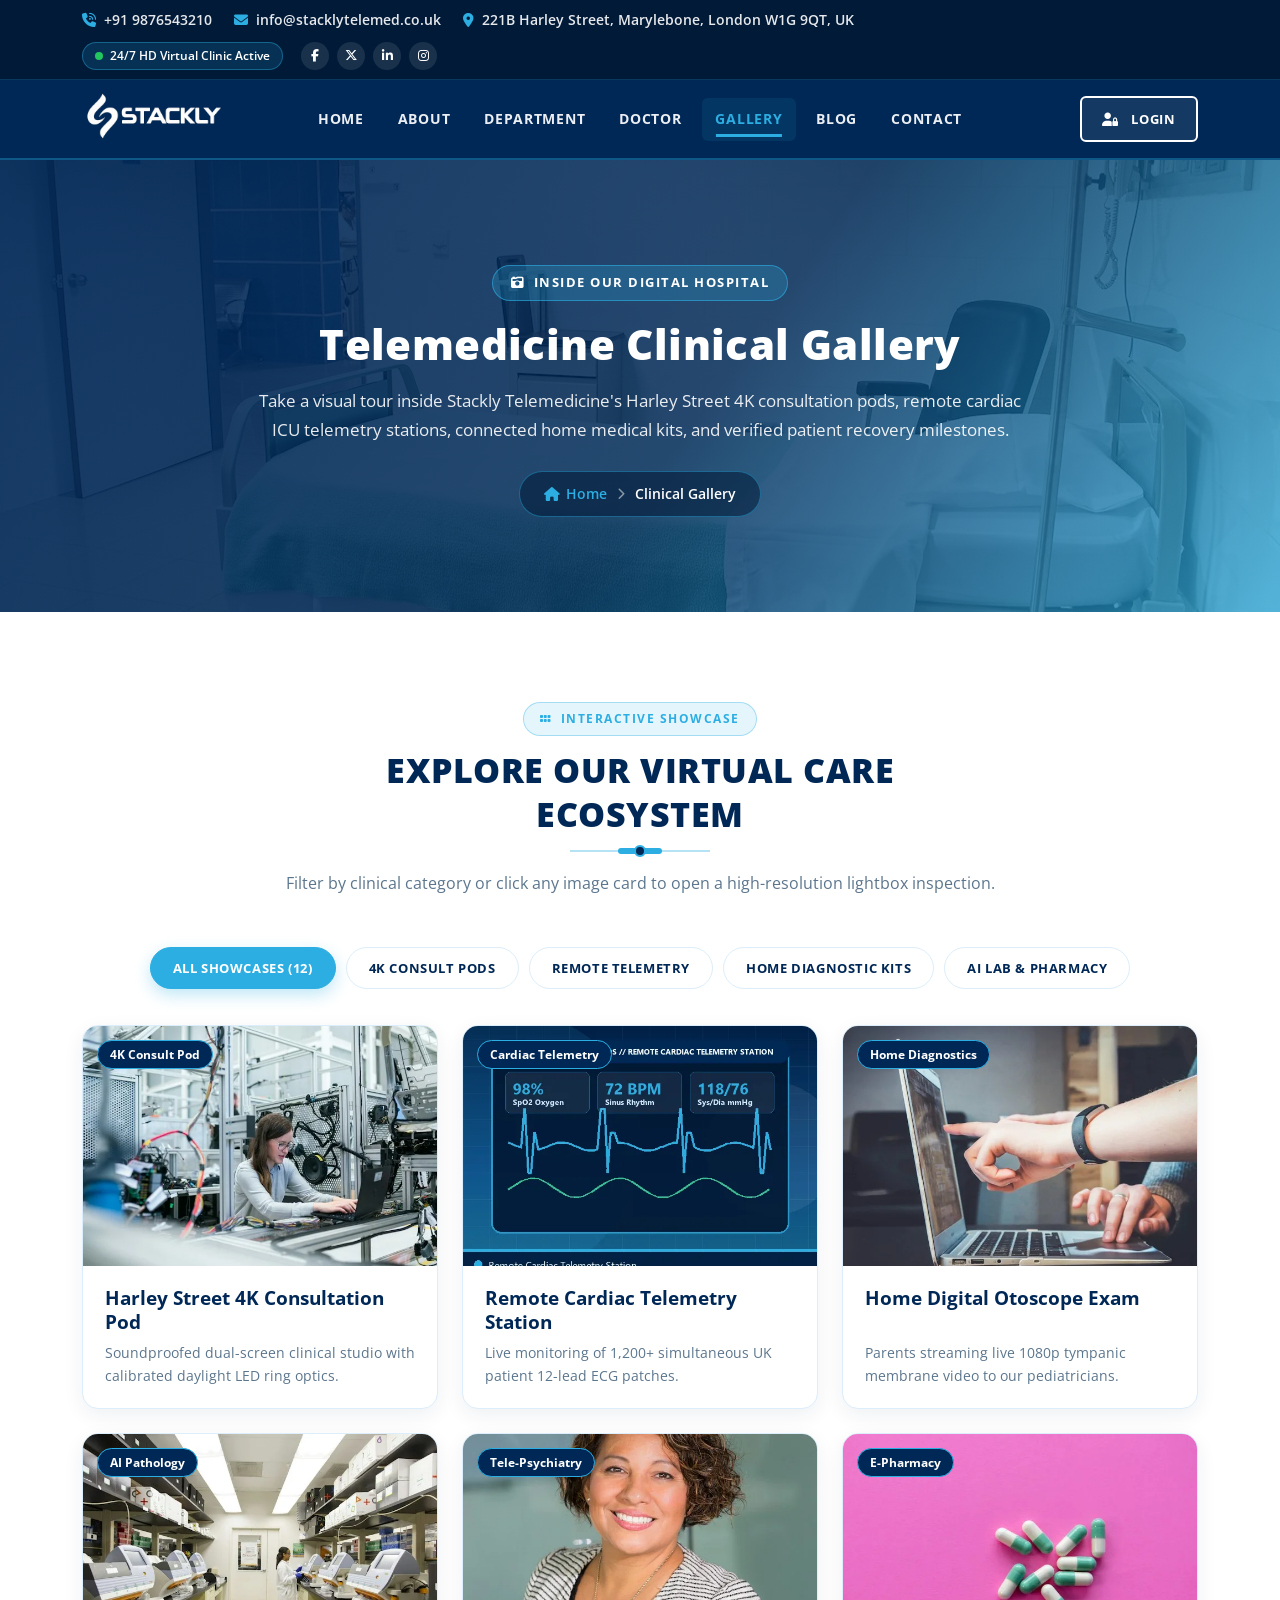
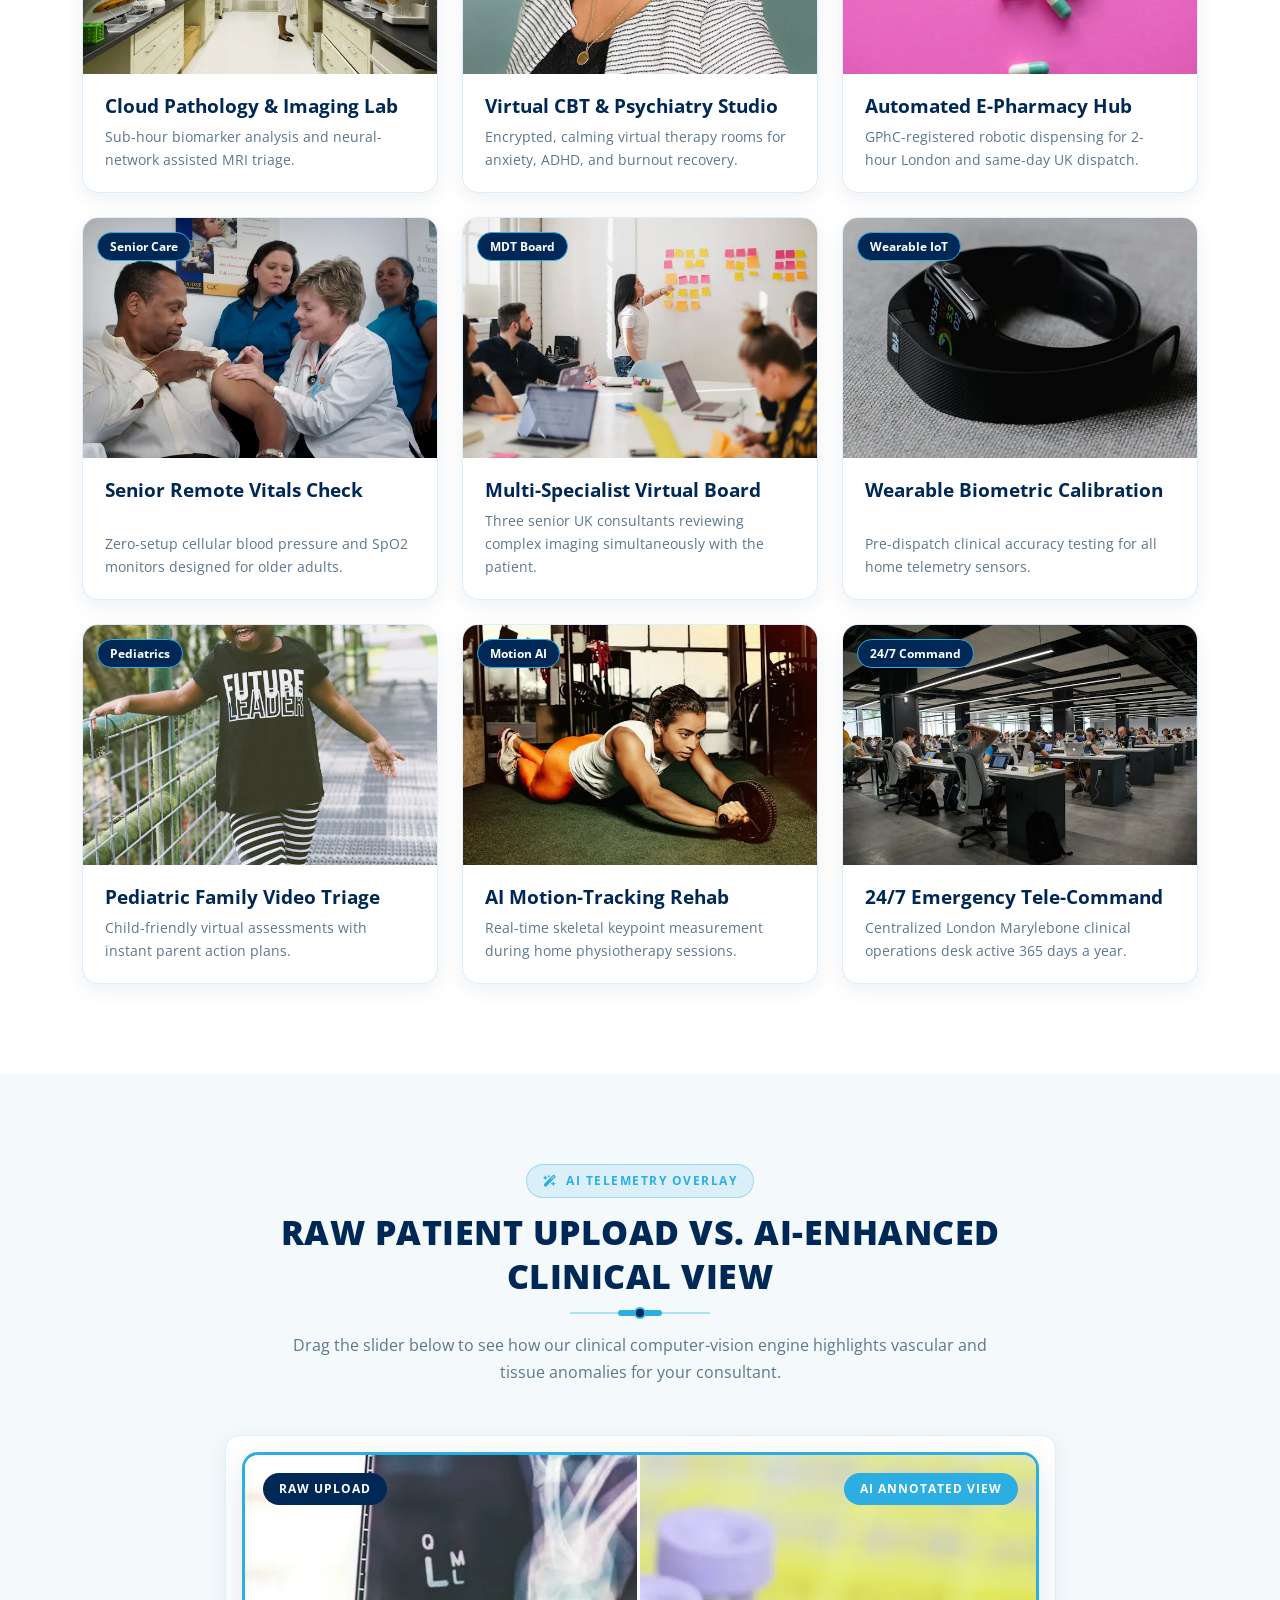
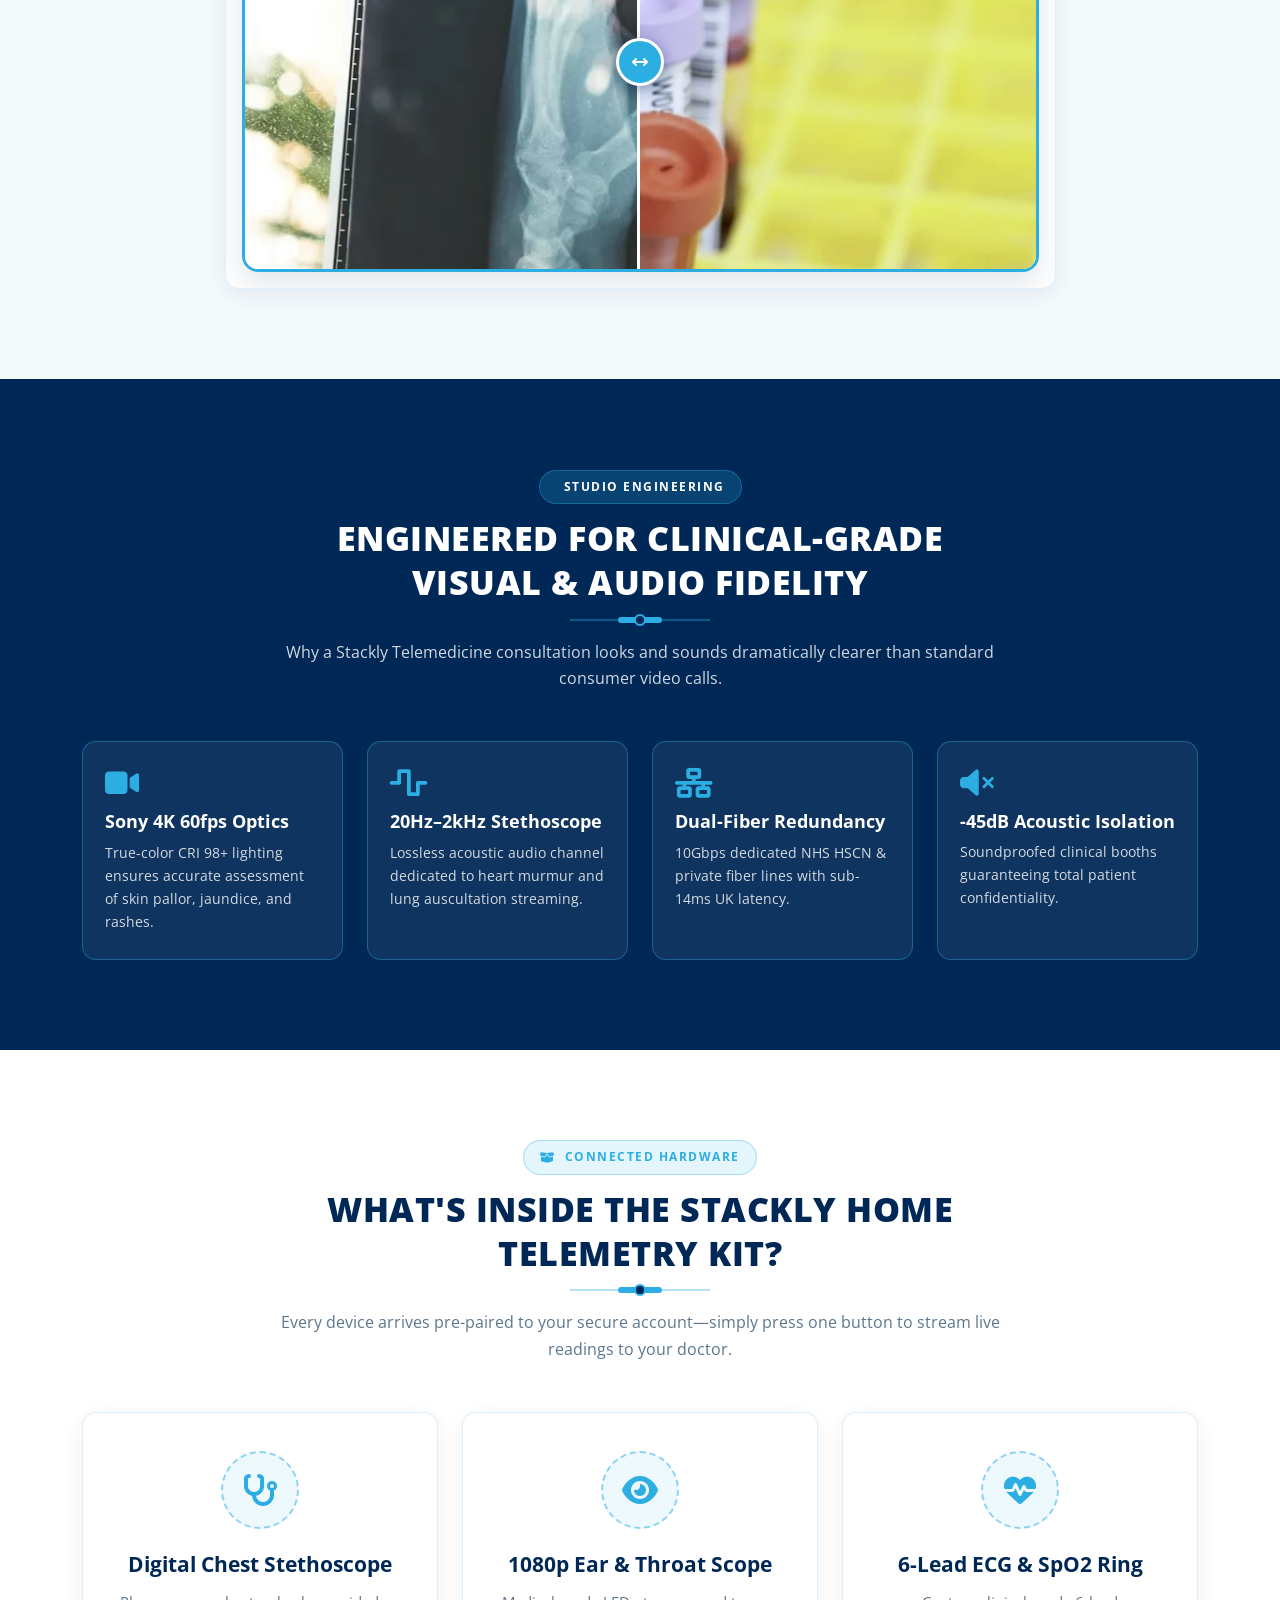
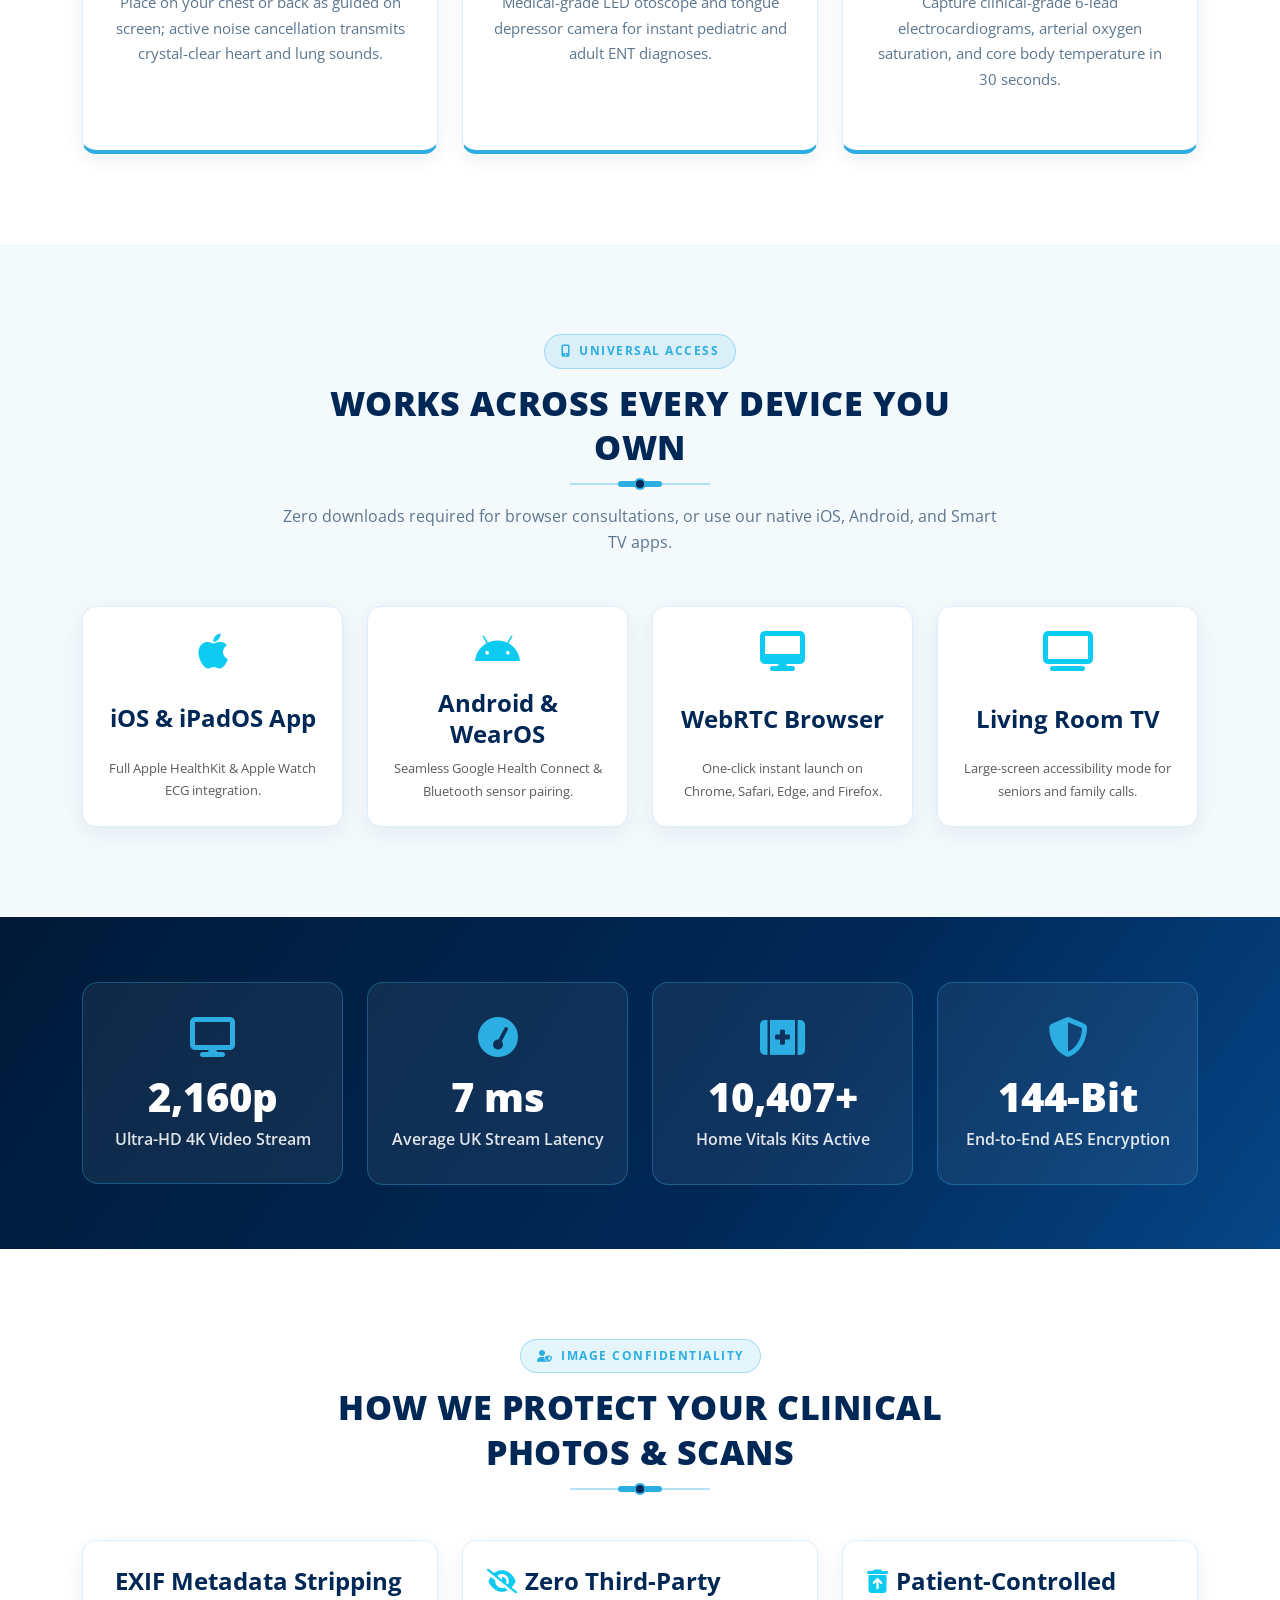
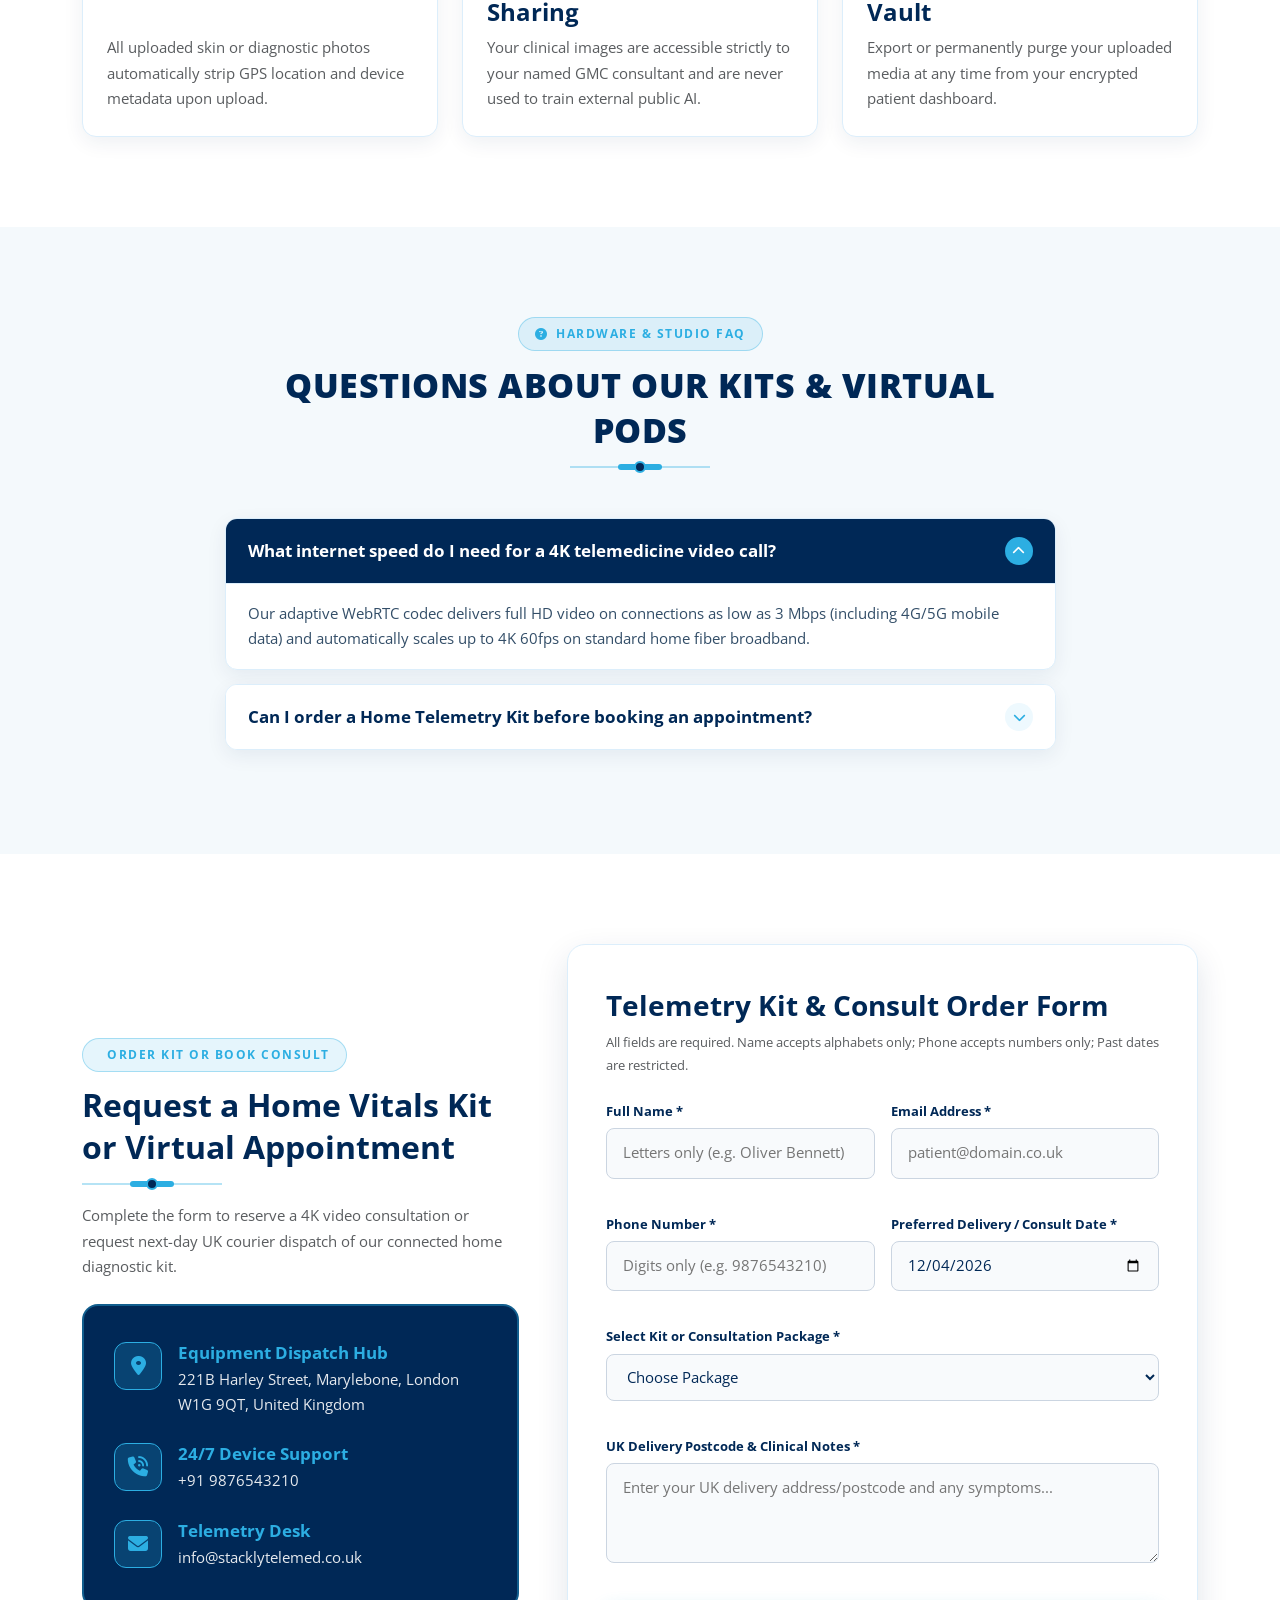
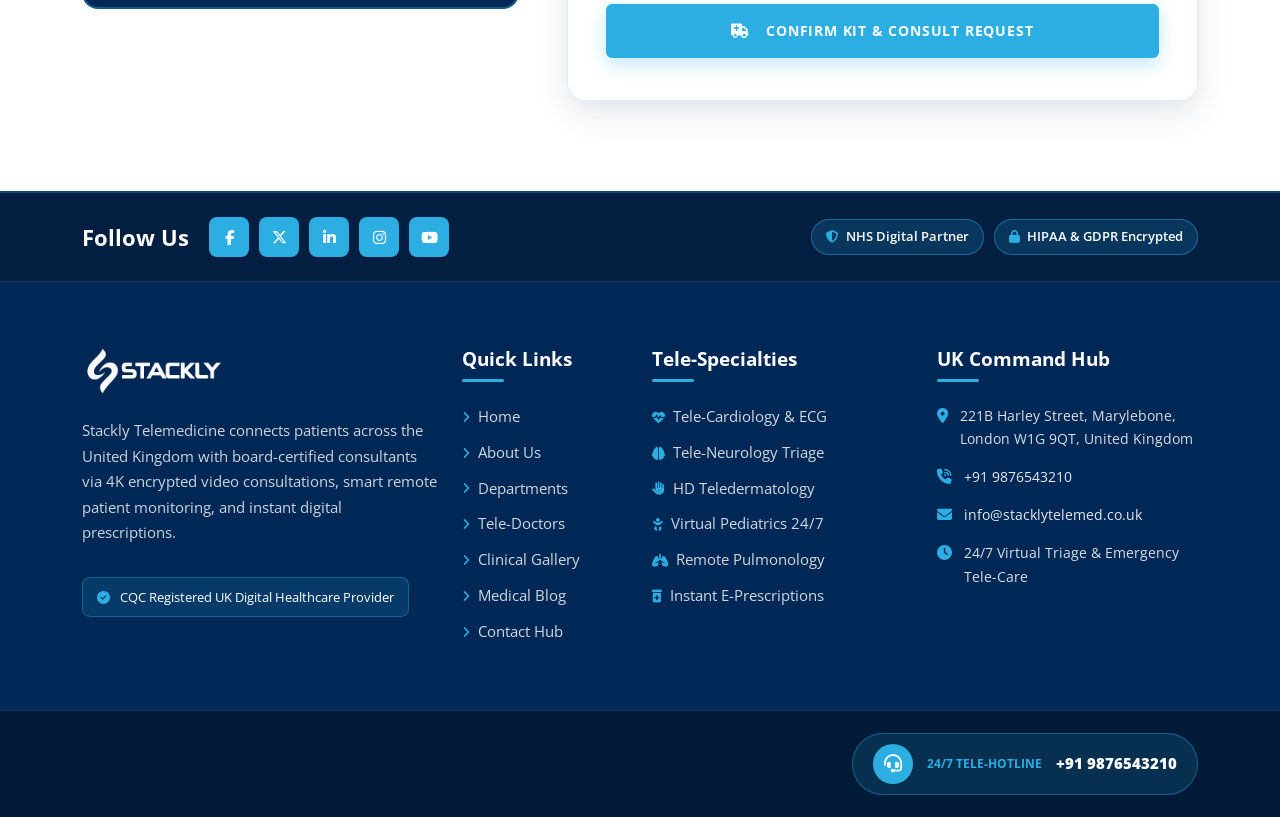
<file: pages/gallery.html>
<!doctype html>
<html lang="en">
  <head>
    <meta charset="UTF-8" />
    <meta name="viewport" content="width=device-width, initial-scale=1.0" />
    <title>
      Clinical &amp; Tech Gallery | Stackly Telemedicine UK Virtual Care
    </title>
    <meta
      name="description"
      content="Explore Stackly Telemedicine's 4K virtual consultation pods, remote patient monitoring sensors, cloud radiology suites, and clinical recovery outcomes."
    />
    <link
      rel="icon"
      type="image/webp"
      href="../assets/images/logoStackly.webp"
    />
    <link
      rel="shortcut icon"
      type="image/webp"
      href="../assets/images/logoStackly.webp"
    />
    <link rel="apple-touch-icon" href="../assets/images/logoStackly.webp" />

    <link rel="preconnect" href="https://fonts.googleapis.com" />
    <link rel="preconnect" href="https://fonts.gstatic.com" crossorigin />
    <link
      href="https://fonts.googleapis.com/css2?family=Open+Sans:ital,wght@0,400;0,500;0,600;0,700;0,800;1,400&display=swap"
      rel="stylesheet"
    />

    <link
      href="https://cdn.jsdelivr.net/npm/bootstrap@5.3.3/dist/css/bootstrap.min.css"
      rel="stylesheet"
    />
    <link
      rel="stylesheet"
      href="https://cdnjs.cloudflare.com/ajax/libs/font-awesome/6.5.2/css/all.min.css"
    />
    <link
      rel="stylesheet"
      href="https://cdn.jsdelivr.net/npm/bootstrap-icons@1.11.3/font/bootstrap-icons.min.css"
    />

    <link rel="stylesheet" href="../assets/css/styles.css" />
    <link rel="stylesheet" href="../assets/css/gallery.css" />
  </head>
  <body>
    <!-- Common Header Component -->
    <div id="header-placeholder"></div>

    <main>
      <!-- ==================================================================
             SECTION 1: Common Page Banner & Breadcrumbs (Requirement 7)
             ================================================================== -->
      <section
        data-reveal="fade-up"
        class="tm-page-banner"
        style="
          background-image: url(&quot;../assets/images/gallery/banner-bg.webp&quot;);
        "
      >
        <div class="container">
          <div class="tm-page-banner-content">
            <span class="tm-page-banner-badge"
              ><i class="fa-solid fa-camera-retro"></i> Inside Our Digital
              Hospital</span
            >
            <h1>Telemedicine Clinical Gallery</h1>
            <p>
              Take a visual tour inside Stackly Telemedicine's Harley Street 4K
              consultation pods, remote cardiac ICU telemetry stations,
              connected home medical kits, and verified patient recovery
              milestones.
            </p>
            <nav aria-label="breadcrumb">
              <div class="tm-breadcrumb">
                <a href="../index.html"
                  ><i class="fa-solid fa-house"></i> Home</a
                >
                <span class="sep"
                  ><i class="fa-solid fa-chevron-right"></i
                ></span>
                <span class="current">Clinical Gallery</span>
              </div>
            </nav>
          </div>
        </div>
      </section>

      <!-- ==================================================================
             SECTION 2: Filterable 12-Item Telemedicine Portfolio Grid
             ================================================================== -->
      <section
        data-reveal="fade-up"
        class="tm-section-pad"
        id="main-gallery-grid"
      >
        <div class="container">
          <div class="tm-section-heading text-center">
            <span class="tm-section-badge"
              ><i class="fa-solid fa-grip"></i> Interactive Showcase</span
            >
            <h2>Explore Our Virtual Care Ecosystem</h2>
            <div class="tm-section-seperator"><span></span></div>
            <p>
              Filter by clinical category or click any image card to open a
              high-resolution lightbox inspection.
            </p>
          </div>

          <div
            class="tm-portfolio-filter text-center"
            data-filter-group="#page-gallery-items"
          >
            <ul>
              <li class="active">
                <button type="button" data-filter="*">
                  ALL SHOWCASES (12)
                </button>
              </li>
              <li>
                <button type="button" data-filter="pods">
                  4K CONSULT PODS
                </button>
              </li>
              <li>
                <button type="button" data-filter="telemetry">
                  REMOTE TELEMETRY
                </button>
              </li>
              <li>
                <button type="button" data-filter="kits">
                  HOME DIAGNOSTIC KITS
                </button>
              </li>
              <li>
                <button type="button" data-filter="labs">
                  AI LAB &amp; PHARMACY
                </button>
              </li>
            </ul>
          </div>

          <div class="row g-4" id="page-gallery-items">
            <!-- Item 1 -->
            <div class="col-lg-4 col-md-6" data-category="pods">
              <div class="gallery-showcase-card">
                <div class="gallery-thumb-box">
                  <span class="gallery-cat-tag">4K Consult Pod</span>
                  <img
                    src="../assets/images/gallery/gal-1.webp"
                    alt="4K Telemedicine Consultation Pod"
                  />
                  <div class="gallery-hover-zoom">
                    <button
                      type="button"
                      class="tm-zoom-trigger"
                      data-img="../assets/images/gallery/gal-1.webp"
                      data-title="Harley Street 4K Acoustic Consultation Pod"
                      aria-label="Zoom Image"
                    >
                      <i class="fa-solid fa-expand"></i>
                    </button>
                  </div>
                </div>
                <div class="gallery-card-meta">
                  <h3>Harley Street 4K Consultation Pod</h3>
                  <p>
                    Soundproofed dual-screen clinical studio with calibrated
                    daylight LED ring optics.
                  </p>
                </div>
              </div>
            </div>

            <!-- Item 2 -->
            <div class="col-lg-4 col-md-6" data-category="telemetry">
              <div class="gallery-showcase-card">
                <div class="gallery-thumb-box">
                  <span class="gallery-cat-tag">Cardiac Telemetry</span>
                  <img
                    src="../assets/images/gallery/gal-2.webp"
                    alt="Remote Cardiac Telemetry Station"
                  />
                  <div class="gallery-hover-zoom">
                    <button
                      type="button"
                      class="tm-zoom-trigger"
                      data-img="../assets/images/gallery/gal-2.webp"
                      data-title="24/7 Remote Cardiac Telemetry Command Desk"
                      aria-label="Zoom Image"
                    >
                      <i class="fa-solid fa-expand"></i>
                    </button>
                  </div>
                </div>
                <div class="gallery-card-meta">
                  <h3>Remote Cardiac Telemetry Station</h3>
                  <p>
                    Live monitoring of 1,200+ simultaneous UK patient 12-lead
                    ECG patches.
                  </p>
                </div>
              </div>
            </div>

            <!-- Item 3 -->
            <div class="col-lg-4 col-md-6" data-category="kits">
              <div class="gallery-showcase-card">
                <div class="gallery-thumb-box">
                  <span class="gallery-cat-tag">Home Diagnostics</span>
                  <img
                    src="../assets/images/gallery/gal-3.webp"
                    alt="Home Digital Otoscope Examination"
                  />
                  <div class="gallery-hover-zoom">
                    <button
                      type="button"
                      class="tm-zoom-trigger"
                      data-img="../assets/images/gallery/gal-3.webp"
                      data-title="Home Digital HD Ear Otoscope Examination"
                      aria-label="Zoom Image"
                    >
                      <i class="fa-solid fa-expand"></i>
                    </button>
                  </div>
                </div>
                <div class="gallery-card-meta">
                  <h3>Home Digital Otoscope Exam</h3>
                  <p>
                    Parents streaming live 1080p tympanic membrane video to our
                    pediatricians.
                  </p>
                </div>
              </div>
            </div>

            <!-- Item 4 -->
            <div class="col-lg-4 col-md-6" data-category="labs">
              <div class="gallery-showcase-card">
                <div class="gallery-thumb-box">
                  <span class="gallery-cat-tag">AI Pathology</span>
                  <img
                    src="../assets/images/gallery/gal-4.webp"
                    alt="Cloud Pathology and Imaging Lab"
                  />
                  <div class="gallery-hover-zoom">
                    <button
                      type="button"
                      class="tm-zoom-trigger"
                      data-img="../assets/images/gallery/gal-4.webp"
                      data-title="Cloud Pathology & DICOM AI Imaging Suite"
                      aria-label="Zoom Image"
                    >
                      <i class="fa-solid fa-expand"></i>
                    </button>
                  </div>
                </div>
                <div class="gallery-card-meta">
                  <h3>Cloud Pathology &amp; Imaging Lab</h3>
                  <p>
                    Sub-hour biomarker analysis and neural-network assisted MRI
                    triage.
                  </p>
                </div>
              </div>
            </div>

            <!-- Item 5 -->
            <div class="col-lg-4 col-md-6" data-category="pods">
              <div class="gallery-showcase-card">
                <div class="gallery-thumb-box">
                  <span class="gallery-cat-tag">Tele-Psychiatry</span>
                  <img
                    src="../assets/images/gallery/gal-5.webp"
                    alt="Virtual Therapy and Counseling"
                  />
                  <div class="gallery-hover-zoom">
                    <button
                      type="button"
                      class="tm-zoom-trigger"
                      data-img="../assets/images/gallery/gal-5.webp"
                      data-title="Confidential Virtual CBT & Psychiatry Session"
                      aria-label="Zoom Image"
                    >
                      <i class="fa-solid fa-expand"></i>
                    </button>
                  </div>
                </div>
                <div class="gallery-card-meta">
                  <h3>Virtual CBT &amp; Psychiatry Studio</h3>
                  <p>
                    Encrypted, calming virtual therapy rooms for anxiety, ADHD,
                    and burnout recovery.
                  </p>
                </div>
              </div>
            </div>

            <!-- Item 6 -->
            <div class="col-lg-4 col-md-6" data-category="labs">
              <div class="gallery-showcase-card">
                <div class="gallery-thumb-box">
                  <span class="gallery-cat-tag">E-Pharmacy</span>
                  <img
                    src="../assets/images/gallery/gal-6.webp"
                    alt="Automated E-Pharmacy Dispensing"
                  />
                  <div class="gallery-hover-zoom">
                    <button
                      type="button"
                      class="tm-zoom-trigger"
                      data-img="../assets/images/gallery/gal-6.webp"
                      data-title="Robotic UK E-Pharmacy Dispensing Center"
                      aria-label="Zoom Image"
                    >
                      <i class="fa-solid fa-expand"></i>
                    </button>
                  </div>
                </div>
                <div class="gallery-card-meta">
                  <h3>Automated E-Pharmacy Hub</h3>
                  <p>
                    GPhC-registered robotic dispensing for 2-hour London and
                    same-day UK dispatch.
                  </p>
                </div>
              </div>
            </div>

            <!-- Item 7 -->
            <div class="col-lg-4 col-md-6" data-category="kits">
              <div class="gallery-showcase-card">
                <div class="gallery-thumb-box">
                  <span class="gallery-cat-tag">Senior Care</span>
                  <img
                    src="../assets/images/gallery/gal-7.webp"
                    alt="Senior Remote Vitals Check"
                  />
                  <div class="gallery-hover-zoom">
                    <button
                      type="button"
                      class="tm-zoom-trigger"
                      data-img="../assets/images/gallery/gal-7.webp"
                      data-title="One-Touch Senior Citizen Vitals Tablet"
                      aria-label="Zoom Image"
                    >
                      <i class="fa-solid fa-expand"></i>
                    </button>
                  </div>
                </div>
                <div class="gallery-card-meta">
                  <h3>Senior Remote Vitals Check</h3>
                  <p>
                    Zero-setup cellular blood pressure and SpO2 monitors
                    designed for older adults.
                  </p>
                </div>
              </div>
            </div>

            <!-- Item 8 -->
            <div class="col-lg-4 col-md-6" data-category="pods">
              <div class="gallery-showcase-card">
                <div class="gallery-thumb-box">
                  <span class="gallery-cat-tag">MDT Board</span>
                  <img
                    src="../assets/images/gallery/gal-8.webp"
                    alt="Multi-Specialist Virtual Tumor Board"
                  />
                  <div class="gallery-hover-zoom">
                    <button
                      type="button"
                      class="tm-zoom-trigger"
                      data-img="../assets/images/gallery/gal-8.webp"
                      data-title="Multi-Disciplinary Consultant Case Conference"
                      aria-label="Zoom Image"
                    >
                      <i class="fa-solid fa-expand"></i>
                    </button>
                  </div>
                </div>
                <div class="gallery-card-meta">
                  <h3>Multi-Specialist Virtual Board</h3>
                  <p>
                    Three senior UK consultants reviewing complex imaging
                    simultaneously with the patient.
                  </p>
                </div>
              </div>
            </div>

            <!-- Item 9 -->
            <div class="col-lg-4 col-md-6" data-category="kits">
              <div class="gallery-showcase-card">
                <div class="gallery-thumb-box">
                  <span class="gallery-cat-tag">Wearable IoT</span>
                  <img
                    src="../assets/images/gallery/gal-9.webp"
                    alt="Wearable Biometric Calibration"
                  />
                  <div class="gallery-hover-zoom">
                    <button
                      type="button"
                      class="tm-zoom-trigger"
                      data-img="../assets/images/gallery/gal-9.webp"
                      data-title="Continuous Glucose & ECG Sensor Calibration"
                      aria-label="Zoom Image"
                    >
                      <i class="fa-solid fa-expand"></i>
                    </button>
                  </div>
                </div>
                <div class="gallery-card-meta">
                  <h3>Wearable Biometric Calibration</h3>
                  <p>
                    Pre-dispatch clinical accuracy testing for all home
                    telemetry sensors.
                  </p>
                </div>
              </div>
            </div>

            <!-- Item 10 -->
            <div class="col-lg-4 col-md-6" data-category="pods">
              <div class="gallery-showcase-card">
                <div class="gallery-thumb-box">
                  <span class="gallery-cat-tag">Pediatrics</span>
                  <img
                    src="../assets/images/gallery/gal-10.webp"
                    alt="Pediatric Video Triage"
                  />
                  <div class="gallery-hover-zoom">
                    <button
                      type="button"
                      class="tm-zoom-trigger"
                      data-img="../assets/images/gallery/gal-10.webp"
                      data-title="24/7 Pediatric Family Video Triage"
                      aria-label="Zoom Image"
                    >
                      <i class="fa-solid fa-expand"></i>
                    </button>
                  </div>
                </div>
                <div class="gallery-card-meta">
                  <h3>Pediatric Family Video Triage</h3>
                  <p>
                    Child-friendly virtual assessments with instant parent
                    action plans.
                  </p>
                </div>
              </div>
            </div>

            <!-- Item 11 -->
            <div class="col-lg-4 col-md-6" data-category="telemetry">
              <div class="gallery-showcase-card">
                <div class="gallery-thumb-box">
                  <span class="gallery-cat-tag">Motion AI</span>
                  <img
                    src="../assets/images/gallery/gal-11.webp"
                    alt="AI Motion Tracking Rehab"
                  />
                  <div class="gallery-hover-zoom">
                    <button
                      type="button"
                      class="tm-zoom-trigger"
                      data-img="../assets/images/gallery/gal-11.webp"
                      data-title="Computer-Vision Orthopedic Joint Tracking"
                      aria-label="Zoom Image"
                    >
                      <i class="fa-solid fa-expand"></i>
                    </button>
                  </div>
                </div>
                <div class="gallery-card-meta">
                  <h3>AI Motion-Tracking Rehab</h3>
                  <p>
                    Real-time skeletal keypoint measurement during home
                    physiotherapy sessions.
                  </p>
                </div>
              </div>
            </div>

            <!-- Item 12 -->
            <div class="col-lg-4 col-md-6" data-category="telemetry">
              <div class="gallery-showcase-card">
                <div class="gallery-thumb-box">
                  <span class="gallery-cat-tag">24/7 Command</span>
                  <img
                    src="../assets/images/gallery/gal-12.webp"
                    alt="24/7 Emergency Tele-Command"
                  />
                  <div class="gallery-hover-zoom">
                    <button
                      type="button"
                      class="tm-zoom-trigger"
                      data-img="../assets/images/gallery/gal-12.webp"
                      data-title="24/7 UK Emergency Tele-Triage Command Wall"
                      aria-label="Zoom Image"
                    >
                      <i class="fa-solid fa-expand"></i>
                    </button>
                  </div>
                </div>
                <div class="gallery-card-meta">
                  <h3>24/7 Emergency Tele-Command</h3>
                  <p>
                    Centralized London Marylebone clinical operations desk
                    active 365 days a year.
                  </p>
                </div>
              </div>
            </div>
          </div>
        </div>
      </section>

      <!-- ==================================================================
             SECTION 3: Interactive Before & After AI Diagnostic Enhancement
             ================================================================== -->
      <section
        data-reveal="fade-up"
        class="tm-section-pad tm-gray-bg"
        id="diagnostic-comparison"
      >
        <div class="container">
          <div class="tm-section-heading text-center">
            <span class="tm-section-badge"
              ><i class="fa-solid fa-wand-magic-sparkles"></i> AI Telemetry
              Overlay</span
            >
            <h2>Raw Patient Upload vs. AI-Enhanced Clinical View</h2>
            <div class="tm-section-seperator"><span></span></div>
            <p>
              Drag the slider below to see how our clinical computer-vision
              engine highlights vascular and tissue anomalies for your
              consultant.
            </p>
          </div>

          <div class="row justify-content-center">
            <div class="col-lg-9">
              <div class="tm-card p-3">
                <div class="tm-ba-container">
                  <img
                    src="../assets/images/gallery/ba-skin-after.webp"
                    alt="AI Enhanced Diagnostic Telemetry"
                  />
                  <div class="tm-ba-after-wrap">
                    <img
                      src="../assets/images/gallery/ba-skin-before.webp"
                      alt="Raw Unfiltered Diagnostic Upload"
                    />
                  </div>
                  <span class="tm-ba-label before">Raw Upload</span>
                  <span class="tm-ba-label after">AI Annotated View</span>
                  <div class="tm-ba-handle">
                    <i class="fa-solid fa-arrows-left-right"></i>
                  </div>
                  <input
                    type="range"
                    min="5"
                    max="95"
                    value="50"
                    class="tm-ba-range"
                    aria-label="Compare Raw vs AI Enhanced Diagnostic Scan"
                  />
                </div>
              </div>
            </div>
          </div>
        </div>
      </section>

      <!-- ==================================================================
             SECTION 4: Inside Our 4K Acoustic Consultation Pods
             ================================================================== -->
      <section
        data-reveal="fade-up"
        class="tm-section-pad tm-dark-bg"
        id="pod-engineering"
      >
        <div class="container">
          <div class="tm-section-heading text-center">
            <span class="tm-section-badge"
              ><i class="fa-solid fa-Broadcast-tower"></i> Studio
              Engineering</span
            >
            <h2>Engineered for Clinical-Grade Visual &amp; Audio Fidelity</h2>
            <div class="tm-section-seperator"><span></span></div>
            <p>
              Why a Stackly Telemedicine consultation looks and sounds
              dramatically clearer than standard consumer video calls.
            </p>
          </div>

          <div class="row g-4">
            <div class="col-lg-3 col-md-6">
              <div class="pod-spec-card">
                <i class="fa-solid fa-video"></i>
                <h4>Sony 4K 60fps Optics</h4>
                <p>
                  True-color CRI 98+ lighting ensures accurate assessment of
                  skin pallor, jaundice, and rashes.
                </p>
              </div>
            </div>
            <div class="col-lg-3 col-md-6">
              <div class="pod-spec-card">
                <i class="fa-solid fa-wave-square"></i>
                <h4>20Hz–2kHz Stethoscope</h4>
                <p>
                  Lossless acoustic audio channel dedicated to heart murmur and
                  lung auscultation streaming.
                </p>
              </div>
            </div>
            <div class="col-lg-3 col-md-6">
              <div class="pod-spec-card">
                <i class="fa-solid fa-network-wired"></i>
                <h4>Dual-Fiber Redundancy</h4>
                <p>
                  10Gbps dedicated NHS HSCN &amp; private fiber lines with
                  sub-14ms UK latency.
                </p>
              </div>
            </div>
            <div class="col-lg-3 col-md-6">
              <div class="pod-spec-card">
                <i class="fa-solid fa-volume-xmark"></i>
                <h4>-45dB Acoustic Isolation</h4>
                <p>
                  Soundproofed clinical booths guaranteeing total patient
                  confidentiality.
                </p>
              </div>
            </div>
          </div>
        </div>
      </section>

      <!-- ==================================================================
             SECTION 5: Home Diagnostic Kit Unboxing & Contents
             ================================================================== -->
      <section
        data-reveal="fade-up"
        class="tm-section-pad"
        id="home-kit-contents"
      >
        <div class="container">
          <div class="tm-section-heading text-center">
            <span class="tm-section-badge"
              ><i class="fa-solid fa-box-open"></i> Connected Hardware</span
            >
            <h2>What's Inside the Stackly Home Telemetry Kit?</h2>
            <div class="tm-section-seperator"><span></span></div>
            <p>
              Every device arrives pre-paired to your secure account—simply
              press one button to stream live readings to your doctor.
            </p>
          </div>

          <div class="row g-4">
            <div class="col-lg-4 col-md-6">
              <div class="tm-icon-box style1">
                <div>
                  <div class="tm-icon">
                    <i class="fa-solid fa-stethoscope"></i>
                  </div>
                  <h3 class="tm-icon-box-title">Digital Chest Stethoscope</h3>
                  <p class="tm-icon-box-text">
                    Place on your chest or back as guided on screen; active
                    noise cancellation transmits crystal-clear heart and lung
                    sounds.
                  </p>
                </div>
              </div>
            </div>
            <div class="col-lg-4 col-md-6">
              <div class="tm-icon-box style1">
                <div>
                  <div class="tm-icon"><i class="fa-solid fa-eye"></i></div>
                  <h3 class="tm-icon-box-title">
                    1080p Ear &amp; Throat Scope
                  </h3>
                  <p class="tm-icon-box-text">
                    Medical-grade LED otoscope and tongue depressor camera for
                    instant pediatric and adult ENT diagnoses.
                  </p>
                </div>
              </div>
            </div>
            <div class="col-lg-4 col-md-12">
              <div class="tm-icon-box style1">
                <div>
                  <div class="tm-icon">
                    <i class="fa-solid fa-heart-pulse"></i>
                  </div>
                  <h3 class="tm-icon-box-title">6-Lead ECG &amp; SpO2 Ring</h3>
                  <p class="tm-icon-box-text">
                    Capture clinical-grade 6-lead electrocardiograms, arterial
                    oxygen saturation, and core body temperature in 30 seconds.
                  </p>
                </div>
              </div>
            </div>
          </div>
        </div>
      </section>

      <!-- ==================================================================
             SECTION 6: Accessibility & Multi-Device Compatibility
             ================================================================== -->
      <section
        data-reveal="fade-up"
        class="tm-section-pad tm-gray-bg"
        id="device-compatibility"
      >
        <div class="container">
          <div class="tm-section-heading text-center">
            <span class="tm-section-badge"
              ><i class="fa-solid fa-mobile-screen-button"></i> Universal
              Access</span
            >
            <h2>Works Across Every Device You Own</h2>
            <div class="tm-section-seperator"><span></span></div>
            <p>
              Zero downloads required for browser consultations, or use our
              native iOS, Android, and Smart TV apps.
            </p>
          </div>

          <div class="row g-4 text-center">
            <div class="col-lg-3 col-sm-6">
              <div class="tm-card p-4">
                <i class="fa-brands fa-apple fs-1 text-info mb-3"></i>
                <h4>iOS &amp; iPadOS App</h4>
                <p class="small text-muted mb-0">
                  Full Apple HealthKit &amp; Apple Watch ECG integration.
                </p>
              </div>
            </div>
            <div class="col-lg-3 col-sm-6">
              <div class="tm-card p-4">
                <i class="fa-brands fa-android fs-1 text-info mb-3"></i>
                <h4>Android &amp; WearOS</h4>
                <p class="small text-muted mb-0">
                  Seamless Google Health Connect &amp; Bluetooth sensor pairing.
                </p>
              </div>
            </div>
            <div class="col-lg-3 col-sm-6">
              <div class="tm-card p-4">
                <i class="fa-solid fa-desktop fs-1 text-info mb-3"></i>
                <h4>WebRTC Browser</h4>
                <p class="small text-muted mb-0">
                  One-click instant launch on Chrome, Safari, Edge, and Firefox.
                </p>
              </div>
            </div>
            <div class="col-lg-3 col-sm-6">
              <div class="tm-card p-4">
                <i class="fa-solid fa-tv fs-1 text-info mb-3"></i>
                <h4>Living Room TV</h4>
                <p class="small text-muted mb-0">
                  Large-screen accessibility mode for seniors and family calls.
                </p>
              </div>
            </div>
          </div>
        </div>
      </section>

      <!-- ==================================================================
             SECTION 7: Visual Platform Performance Metrics
             ================================================================== -->
      <section
        data-reveal="fade-up"
        class="tm-section-pad-sm tm-fun-fact-wrap"
        id="gallery-metrics"
      >
        <div class="container">
          <div class="row g-4">
            <div class="col-lg-3 col-md-6">
              <div class="tm-fun-fact text-center">
                <i class="fa-solid fa-display"></i>
                <h2 class="tm-counter" data-target="3840" data-suffix="p">
                  3,840p
                </h2>
                <h3>Ultra-HD 4K Video Stream</h3>
              </div>
            </div>
            <div class="col-lg-3 col-md-6">
              <div class="tm-fun-fact text-center">
                <i class="fa-solid fa-gauge-simple-high"></i>
                <h2 class="tm-counter" data-target="14" data-suffix=" ms">
                  14 ms
                </h2>
                <h3>Average UK Stream Latency</h3>
              </div>
            </div>
            <div class="col-lg-3 col-md-6">
              <div class="tm-fun-fact text-center">
                <i class="fa-solid fa-kit-medical"></i>
                <h2 class="tm-counter" data-target="18500" data-suffix="+">
                  18,500+
                </h2>
                <h3>Home Vitals Kits Active</h3>
              </div>
            </div>
            <div class="col-lg-3 col-md-6">
              <div class="tm-fun-fact text-center">
                <i class="fa-solid fa-shield-halved"></i>
                <h2 class="tm-counter" data-target="256" data-suffix="-Bit">
                  256-Bit
                </h2>
                <h3>End-to-End AES Encryption</h3>
              </div>
            </div>
          </div>
        </div>
      </section>

      <!-- ==================================================================
             SECTION 8: Clinical Photography & Privacy Consent Standards
             ================================================================== -->
      <section
        data-reveal="fade-up"
        class="tm-section-pad"
        id="privacy-standards"
      >
        <div class="container">
          <div class="tm-section-heading text-center">
            <span class="tm-section-badge"
              ><i class="fa-solid fa-user-shield"></i> Image
              Confidentiality</span
            >
            <h2>How We Protect Your Clinical Photos &amp; Scans</h2>
            <div class="tm-section-seperator"><span></span></div>
          </div>

          <div class="row g-4">
            <div class="col-md-4">
              <div class="tm-card p-4">
                <h4>
                  <i class="fa-solid fa-file-Zipper text-info me-2"></i>EXIF
                  Metadata Stripping
                </h4>
                <p class="text-muted mb-0">
                  All uploaded skin or diagnostic photos automatically strip GPS
                  location and device metadata upon upload.
                </p>
              </div>
            </div>
            <div class="col-md-4">
              <div class="tm-card p-4">
                <h4>
                  <i class="fa-solid fa-eye-slash text-info me-2"></i>Zero
                  Third-Party Sharing
                </h4>
                <p class="text-muted mb-0">
                  Your clinical images are accessible strictly to your named GMC
                  consultant and are never used to train external public AI.
                </p>
              </div>
            </div>
            <div class="col-md-4">
              <div class="tm-card p-4">
                <h4>
                  <i class="fa-solid fa-trash-can-arrow-up text-info me-2"></i
                  >Patient-Controlled Vault
                </h4>
                <p class="text-muted mb-0">
                  Export or permanently purge your uploaded media at any time
                  from your encrypted patient dashboard.
                </p>
              </div>
            </div>
          </div>
        </div>
      </section>

      <!-- ==================================================================
             SECTION 9: Gallery & Device Kit FAQ Accordion
             ================================================================== -->
      <section
        data-reveal="fade-up"
        class="tm-section-pad tm-gray-bg"
        id="gallery-faq"
      >
        <div class="container">
          <div class="tm-section-heading text-center">
            <span class="tm-section-badge"
              ><i class="fa-solid fa-circle-question"></i> Hardware &amp; Studio
              FAQ</span
            >
            <h2>Questions About Our Kits &amp; Virtual Pods</h2>
            <div class="tm-section-seperator"><span></span></div>
          </div>

          <div class="row justify-content-center">
            <div class="col-lg-9">
              <div class="accordian">
                <div class="single-accordian">
                  <h3 class="accordian-head active">
                    What internet speed do I need for a 4K telemedicine video
                    call?
                    <span class="accordian-toggle"
                      ><i class="fa-solid fa-chevron-down"></i
                    ></span>
                  </h3>
                  <div class="accordian-body">
                    Our adaptive WebRTC codec delivers full HD video on
                    connections as low as 3 Mbps (including 4G/5G mobile data)
                    and automatically scales up to 4K 60fps on standard home
                    fiber broadband.
                  </div>
                </div>
                <div class="single-accordian">
                  <h3 class="accordian-head">
                    Can I order a Home Telemetry Kit before booking an
                    appointment?
                    <span class="accordian-toggle"
                      ><i class="fa-solid fa-chevron-down"></i
                    ></span>
                  </h3>
                  <div class="accordian-body" style="display: none">
                    Yes! Many families keep a Stackly Home Vitals Kit in their
                    medicine cabinet so they are immediately ready to stream ear
                    otoscope video, ECG traces, and lung sounds whenever someone
                    feels unwell.
                  </div>
                </div>
              </div>
            </div>
          </div>
        </div>
      </section>

      <!-- ==================================================================
             SECTION 10: Request a Home Telemetry Kit or Virtual Pod Demo (Validated Form)
             ================================================================== -->
      <section
        data-reveal="fade-up"
        class="tm-section-pad"
        id="gallery-request-form"
      >
        <div class="container">
          <div class="row g-5 align-items-center">
            <div class="col-lg-5">
              <span class="tm-section-badge"
                ><i class="fa-solid fa-box-med"></i> Order Kit or Book
                Consult</span
              >
              <h2 class="fw-bold mb-3">
                Request a Home Vitals Kit or Virtual Appointment
              </h2>
              <div class="tm-section-seperator ms-0"><span></span></div>
              <p class="text-muted mb-4">
                Complete the form to reserve a 4K video consultation or request
                next-day UK courier dispatch of our connected home diagnostic
                kit.
              </p>
              <div class="tm-contact-info">
                <div class="tm-single-contact">
                  <i class="fa-solid fa-location-dot"></i>
                  <div>
                    <h3>Equipment Dispatch Hub</h3>
                    <p>
                      221B Harley Street, Marylebone, London W1G 9QT, United
                      Kingdom
                    </p>
                  </div>
                </div>
                <div class="tm-single-contact">
                  <i class="fa-solid fa-phone-volume"></i>
                  <div>
                    <h3>24/7 Device Support</h3>
                    <p><a href="#">+91 9876543210</a></p>
                  </div>
                </div>
                <div class="tm-single-contact">
                  <i class="fa-solid fa-envelope"></i>
                  <div>
                    <h3>Telemetry Desk</h3>
                    <p>
                      <a href="#">info@stacklytelemed.co.uk</a>
                    </p>
                  </div>
                </div>
              </div>
            </div>

            <div class="col-lg-7">
              <div class="tm-appointment-box">
                <h3 class="mb-2">Telemetry Kit &amp; Consult Order Form</h3>
                <p class="text-muted small mb-4">
                  All fields are required. Name accepts alphabets only; Phone
                  accepts numbers only; Past dates are restricted.
                </p>
                <form
                  id="gallery-page-form"
                  data-success-msg="Request Registered! Your telemetry kit / consultation details have been sent to your email."
                >
                  <div class="tm-form-alert" role="alert"></div>
                  <div class="row g-3">
                    <div class="col-md-6">
                      <div class="tm-form-field">
                        <label for="gal-uname" class="tm-form-label"
                          >Full Name *</label
                        >
                        <input
                          type="text"
                          id="gal-uname"
                          name="uname"
                          class="tm-form-control"
                          data-validate="name"
                          placeholder="Letters only (e.g. Oliver Bennett)"
                          autocomplete="name"
                          required
                        />
                      </div>
                    </div>
                    <div class="col-md-6">
                      <div class="tm-form-field">
                        <label for="gal-uemail" class="tm-form-label"
                          >Email Address *</label
                        >
                        <input
                          type="email"
                          id="gal-uemail"
                          name="uemail"
                          class="tm-form-control"
                          placeholder="patient@domain.co.uk"
                          autocomplete="email"
                          required
                        />
                      </div>
                    </div>
                    <div class="col-md-6">
                      <div class="tm-form-field">
                        <label for="gal-unumber" class="tm-form-label"
                          >Phone Number *</label
                        >
                        <input
                          type="tel"
                          id="gal-unumber"
                          name="unumber"
                          class="tm-form-control"
                          data-validate="phone"
                          maxlength="15"
                          placeholder="Digits only (e.g. 9876543210)"
                          autocomplete="tel"
                          required
                        />
                      </div>
                    </div>
                    <div class="col-md-6">
                      <div class="tm-form-field">
                        <label for="gal-udate" class="tm-form-label"
                          >Preferred Delivery / Consult Date *</label
                        >
                        <input
                          type="date"
                          id="gal-udate"
                          name="udate"
                          class="tm-form-control"
                          data-validate="future-date"
                          required
                        />
                      </div>
                    </div>
                    <div class="col-12">
                      <div class="tm-form-field">
                        <label for="gal-package" class="tm-form-label"
                          >Select Kit or Consultation Package *</label
                        >
                        <select
                          id="gal-package"
                          name="upackage"
                          class="tm-form-control"
                          required
                        >
                          <option value="">Choose Package</option>
                          <option value="complete-kit">
                            Complete Home Vitals &amp; Stethoscope Kit + Consult
                          </option>
                          <option value="cardiac-holter">
                            7-Day 12-Lead Cardiac ECG Patch Kit
                          </option>
                          <option value="pediatric-otoscope">
                            Pediatric Digital Ear Otoscope Kit
                          </option>
                          <option value="video-consult-only">
                            4K Video Specialist Consultation Only
                          </option>
                        </select>
                      </div>
                    </div>
                    <div class="col-12">
                      <div class="tm-form-field">
                        <label for="gal-umsg" class="tm-form-label"
                          >UK Delivery Postcode &amp; Clinical Notes *</label
                        >
                        <textarea
                          id="gal-umsg"
                          name="umsg"
                          rows="3"
                          class="tm-form-control"
                          placeholder="Enter your UK delivery address/postcode and any symptoms..."
                          required
                        ></textarea>
                      </div>
                    </div>
                    <div class="col-12">
                      <button type="submit" class="tm-btn1 w-100">
                        <i class="fa-solid fa-truck-medical me-2"></i> CONFIRM
                        KIT &amp; CONSULT REQUEST
                      </button>
                    </div>
                  </div>
                </form>
              </div>
            </div>
          </div>
        </div>
      </section>
    </main>

    <!-- Lightbox Modal -->
    <div
      class="tm-lightbox-modal"
      id="tm-lightbox-modal"
      role="dialog"
      aria-modal="true"
      aria-label="Clinical Image Preview"
    >
      <div class="tm-lightbox-content">
        <button
          type="button"
          class="tm-lightbox-close"
          id="tm-lightbox-close"
          aria-label="Close Preview"
        >
          <i class="fa-solid fa-xmark"></i>
        </button>
        <img
          src="../assets/images/gallery/gal-1.webp"
          id="tm-lightbox-img"
          alt="Clinical Preview"
        />
        <div class="tm-lightbox-caption">
          <h5 class="text-white mb-0" id="tm-lightbox-title">
            Stackly Telemedicine Clinical Preview
          </h5>
          <span class="badge bg-info text-dark">HD Verified</span>
        </div>
      </div>
    </div>

    <!-- Common Footer Component -->
    <div id="footer-placeholder"></div>

    <script src="https://cdn.jsdelivr.net/npm/bootstrap@5.3.3/dist/js/bootstrap.bundle.min.js"></script>
    <script src="../assets/js/script.js"></script>
  </body>
</html>
</file>
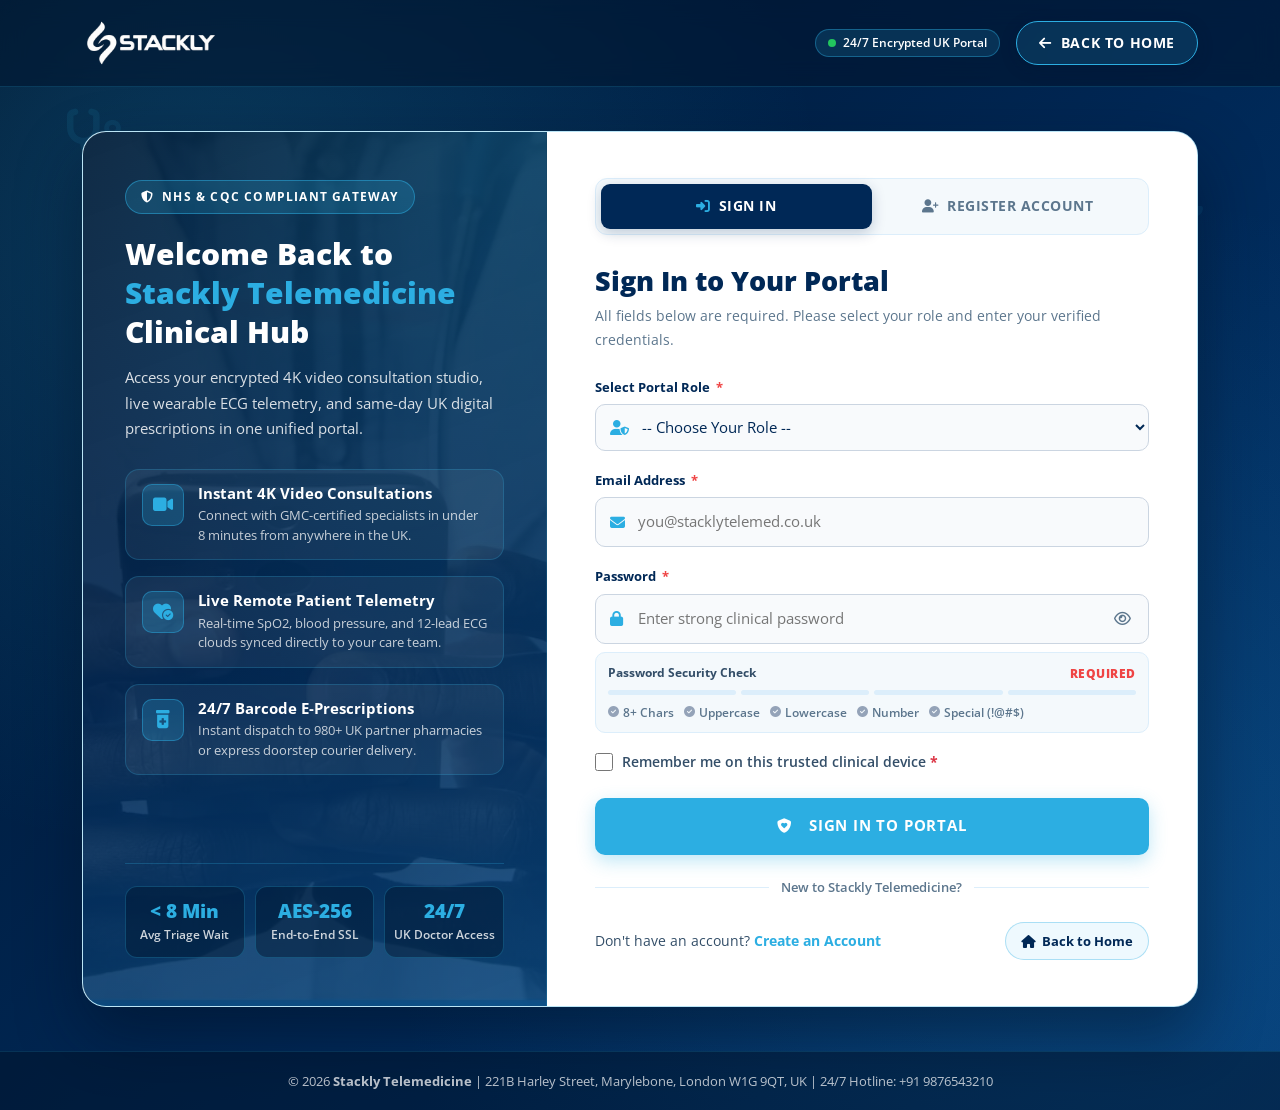
<file: pages/login.html>
<!doctype html>
<html lang="en">
  <head>
    <meta charset="UTF-8" />
    <meta name="viewport" content="width=device-width, initial-scale=1.0" />
    <title>
      Clinical Portal Login | Stackly Telemedicine 24/7 UK Virtual Healthcare
    </title>
    <meta
      name="description"
      content="Sign in to the Stackly Telemedicine encrypted UK portal to access 4K video consultations, wearable telemetry dashboards, and instant digital prescriptions."
    />
    <!-- Favicon -->
    <link
      rel="icon"
      type="image/webp"
      href="../assets/images/logoStackly.webp"
    />
    <link
      rel="shortcut icon"
      type="image/webp"
      href="../assets/images/logoStackly.webp"
    />
    <link rel="apple-touch-icon" href="../assets/images/logoStackly.webp" />

    <!-- Google Fonts: Open Sans -->
    <link rel="preconnect" href="https://fonts.googleapis.com" />
    <link rel="preconnect" href="https://fonts.gstatic.com" crossorigin />
    <link
      href="https://fonts.googleapis.com/css2?family=Open+Sans:ital,wght@0,400;0,500;0,600;0,700;0,800;1,400&display=swap"
      rel="stylesheet"
    />

    <!-- Bootstrap 5.3 CSS -->
    <link
      href="https://cdn.jsdelivr.net/npm/bootstrap@5.3.3/dist/css/bootstrap.min.css"
      rel="stylesheet"
    />
    <!-- Font Awesome 6.5.2 -->
    <link
      rel="stylesheet"
      href="https://cdnjs.cloudflare.com/ajax/libs/font-awesome/6.5.2/css/all.min.css"
    />
    <!-- Bootstrap Icons -->
    <link
      rel="stylesheet"
      href="https://cdn.jsdelivr.net/npm/bootstrap-icons@1.11.3/font/bootstrap-icons.min.css"
    />

    <!-- Theme & Auth Stylesheets -->
    <link rel="stylesheet" href="../assets/css/styles.css" />
    <link rel="stylesheet" href="../assets/css/auth.css" />
  </head>
  <body class="tm-auth-body">
    <!-- Floating Background Medical Icons -->
    <div class="tm-auth-bg-shapes" aria-hidden="true">
      <div class="auth-shape"><i class="fa-solid fa-stethoscope"></i></div>
      <div class="auth-shape"><i class="fa-solid fa-heart-pulse"></i></div>
      <div class="auth-shape"><i class="fa-solid fa-laptop-medical"></i></div>
      <div class="auth-shape"><i class="fa-solid fa-user-doctor"></i></div>
      <div class="auth-shape"><i class="fa-solid fa-dna"></i></div>
    </div>

    <!-- Top Bar with Brand Logo & Back to Home Button (Requirement 9) -->
    <header class="tm-auth-topbar">
      <div class="container">
        <div class="tm-auth-topbar-inner">
          <a
            href="../index.html"
            class="tm-auth-logo-link"
            aria-label="Stackly Telemedicine Home"
          >
            <img
              src="../assets/images/logoStackly.webp"
              alt="Stackly Telemedicine Logo"
              class="tm-auth-logo"
            />
          </a>
          <div class="d-flex align-items-center gap-3">
            <span class="tm-live-status-pill d-none d-md-inline-flex">
              <span class="pulse-dot"></span> 24/7 Encrypted UK Portal
            </span>
            <a href="../index.html" class="tm-back-home-btn" id="back-home-top">
              <i class="fa-solid fa-arrow-left"></i> Back to Home
            </a>
          </div>
        </div>
      </div>
    </header>

    <!-- Main Split-Screen Auth Content -->
    <main class="tm-auth-main">
      <div class="container">
        <div class="tm-auth-shell">
          <div class="row g-0">
            <!-- Left Column: Telemedicine Portal Showcase -->
            <div class="col-lg-5">
              <div
                class="tm-auth-showcase"
                style="
                  background-image:
                    linear-gradient(
                      160deg,
                      rgba(0, 22, 48, 0.94) 0%,
                      rgba(0, 40, 86, 0.9) 55%,
                      rgba(8, 69, 126, 0.88) 100%
                    ),
                    url(&quot;../assets/images/home/hero-bg.webp&quot;);
                "
              >
                <div class="tm-auth-showcase-content">
                  <span class="tm-auth-badge">
                    <i class="fa-solid fa-shield-halved"></i> NHS &amp; CQC
                    Compliant Gateway
                  </span>
                  <h2>
                    Welcome Back to <span>Stackly Telemedicine</span> Clinical
                    Hub
                  </h2>
                  <p class="tm-auth-showcase-lead">
                    Access your encrypted 4K video consultation studio, live
                    wearable ECG telemetry, and same-day UK digital
                    prescriptions in one unified portal.
                  </p>

                  <ul class="tm-auth-feature-list">
                    <li class="tm-auth-feature-item">
                      <div class="tm-auth-feature-icon">
                        <i class="fa-solid fa-video"></i>
                      </div>
                      <div class="tm-auth-feature-text">
                        <h5>Instant 4K Video Consultations</h5>
                        <p>
                          Connect with GMC-certified specialists in under 8
                          minutes from anywhere in the UK.
                        </p>
                      </div>
                    </li>
                    <li class="tm-auth-feature-item">
                      <div class="tm-auth-feature-icon">
                        <i class="fa-solid fa-heart-circle-check"></i>
                      </div>
                      <div class="tm-auth-feature-text">
                        <h5>Live Remote Patient Telemetry</h5>
                        <p>
                          Real-time SpO2, blood pressure, and 12-lead ECG clouds
                          synced directly to your care team.
                        </p>
                      </div>
                    </li>
                    <li class="tm-auth-feature-item">
                      <div class="tm-auth-feature-icon">
                        <i class="fa-solid fa-prescription-bottle-medical"></i>
                      </div>
                      <div class="tm-auth-feature-text">
                        <h5>24/7 Barcode E-Prescriptions</h5>
                        <p>
                          Instant dispatch to 980+ UK partner pharmacies or
                          express doorstep courier delivery.
                        </p>
                      </div>
                    </li>
                  </ul>
                </div>

                <div class="tm-auth-showcase-footer">
                  <div class="tm-auth-stats-row">
                    <div class="tm-auth-stat-box">
                      <h4>&lt; 8 Min</h4>
                      <span>Avg Triage Wait</span>
                    </div>
                    <div class="tm-auth-stat-box">
                      <h4>AES-256</h4>
                      <span>End-to-End SSL</span>
                    </div>
                    <div class="tm-auth-stat-box">
                      <h4>24/7</h4>
                      <span>UK Doctor Access</span>
                    </div>
                  </div>
                </div>
              </div>
            </div>

            <!-- Right Column: Login Form -->
            <div class="col-lg-7">
              <div class="tm-auth-form-col">
                <!-- Mode Switcher -->
                <div
                  class="tm-auth-switcher"
                  role="navigation"
                  aria-label="Authentication Mode"
                >
                  <a href="login.html" class="tm-auth-switch-btn active">
                    <i class="fa-solid fa-right-to-bracket"></i> Sign In
                  </a>
                  <a href="register.html" class="tm-auth-switch-btn">
                    <i class="fa-solid fa-user-plus"></i> Register Account
                  </a>
                </div>

                <div class="tm-auth-header">
                  <h1>Sign In to Your Portal</h1>
                  <p>
                    All fields below are required. Please select your role and
                    enter your verified credentials.
                  </p>
                </div>

                <!-- Form Alert Box -->
                <div
                  id="login-form-alert"
                  class="tm-form-alert"
                  role="alert"
                ></div>

                <!-- Login Form (Fields: Role, Email, Password, Remember Me - All Required) -->
                <form id="tm-login-form" novalidate>
                  <!-- 1. Role Field -->
                  <div class="tm-auth-field">
                    <label for="login-role" class="tm-auth-label">
                      <span
                        >Select Portal Role
                        <span class="req-star">*</span></span
                      >
                    </label>
                    <div class="tm-input-wrap">
                      <i class="fa-solid fa-user-shield tm-input-icon"></i>
                      <select
                        id="login-role"
                        name="role"
                        class="tm-auth-select"
                        required
                      >
                        <option value="">-- Choose Your Role --</option>
                        <option value="patient">Patient / Care Member</option>
                        <option value="doctor">
                          GMC Tele-Doctor / Specialist
                        </option>
                        <option value="nurse">Clinical Triage Nurse</option>
                        <option value="pharmacist">
                          E-Pharmacy Coordinator
                        </option>
                        <option value="admin">Clinical Administrator</option>
                      </select>
                    </div>
                    <div id="login-role-feedback" class="tm-field-feedback">
                      <i class="fa-solid fa-circle-exclamation"></i>
                      <span>Please select your portal role.</span>
                    </div>
                  </div>

                  <!-- 2. Email Field -->
                  <div class="tm-auth-field">
                    <label for="login-email" class="tm-auth-label">
                      <span>Email Address <span class="req-star">*</span></span>
                    </label>
                    <div class="tm-input-wrap">
                      <i class="fa-solid fa-envelope tm-input-icon"></i>
                      <input
                        type="email"
                        id="login-email"
                        name="email"
                        class="tm-auth-input"
                        placeholder="you@stacklytelemed.co.uk"
                        autocomplete="email"
                        required
                      />
                    </div>
                    <div id="login-email-feedback" class="tm-field-feedback">
                      <i class="fa-solid fa-circle-exclamation"></i>
                      <span>Please enter a valid email address.</span>
                    </div>
                  </div>

                  <!-- 3. Password Field with Weak Password Validation (Requirement 6) -->
                  <div class="tm-auth-field">
                    <label for="login-password" class="tm-auth-label">
                      <span>Password <span class="req-star">*</span></span>
                    </label>
                    <div class="tm-input-wrap">
                      <i class="fa-solid fa-lock tm-input-icon"></i>
                      <input
                        type="password"
                        id="login-password"
                        name="password"
                        class="tm-auth-input has-toggle"
                        placeholder="Enter strong clinical password"
                        autocomplete="current-password"
                        required
                      />
                      <button
                        type="button"
                        class="tm-pwd-toggle"
                        data-target="login-password"
                        aria-label="Toggle password visibility"
                      >
                        <i class="fa-regular fa-eye"></i>
                      </button>
                    </div>
                    <div id="login-password-feedback" class="tm-field-feedback">
                      <i class="fa-solid fa-circle-exclamation"></i>
                      <span
                        >Weak password! Please meet all security criteria
                        below.</span
                      >
                    </div>

                    <!-- Weak Password Meter & Checklist -->
                    <div
                      class="tm-pwd-strength-box"
                      id="login-pwd-strength-box"
                    >
                      <div class="tm-pwd-meter-header">
                        <span>Password Security Check</span>
                        <span
                          id="login-pwd-status"
                          class="tm-pwd-status-text weak"
                          >Required</span
                        >
                      </div>
                      <div
                        class="tm-pwd-bars"
                        id="login-pwd-bars"
                        data-level="0"
                      >
                        <span class="tm-pwd-bar-seg"></span>
                        <span class="tm-pwd-bar-seg"></span>
                        <span class="tm-pwd-bar-seg"></span>
                        <span class="tm-pwd-bar-seg"></span>
                      </div>
                      <ul class="tm-pwd-rules" id="login-pwd-rules">
                        <li data-rule="length">
                          <i class="fa-solid fa-circle-check"></i> 8+ Chars
                        </li>
                        <li data-rule="upper">
                          <i class="fa-solid fa-circle-check"></i> Uppercase
                        </li>
                        <li data-rule="lower">
                          <i class="fa-solid fa-circle-check"></i> Lowercase
                        </li>
                        <li data-rule="number">
                          <i class="fa-solid fa-circle-check"></i> Number
                        </li>
                        <li data-rule="special">
                          <i class="fa-solid fa-circle-check"></i> Special
                          (!@#$)
                        </li>
                      </ul>
                    </div>
                  </div>

                  <!-- 4. Remember Me Field (Required per Requirement 2 & 4) -->
                  <div class="tm-auth-field">
                    <div class="tm-auth-check-wrap">
                      <label for="login-remember" class="tm-custom-check">
                        <input
                          type="checkbox"
                          id="login-remember"
                          name="remember"
                          required
                        />
                        <span>
                          Remember me on this trusted clinical device
                          <span class="text-danger fw-bold">*</span>
                        </span>
                      </label>
                    </div>
                    <div id="login-remember-feedback" class="tm-field-feedback">
                      <i class="fa-solid fa-circle-exclamation"></i>
                      <span
                        >Please check "Remember me" to confirm your session
                        preference.</span
                      >
                    </div>
                  </div>

                  <!-- Submit Button -->
                  <button type="submit" class="tm-btn1 tm-auth-submit">
                    <i class="fa-solid fa-shield-heart me-2"></i> SIGN IN TO
                    PORTAL
                  </button>
                </form>

                <div class="tm-auth-divider">
                  <span>New to Stackly Telemedicine?</span>
                </div>

                <!-- Bottom Actions & Back to Home Button (Requirement 9) -->
                <div class="tm-auth-bottom-actions">
                  <p class="tm-auth-alt-link">
                    Don't have an account?
                    <a href="register.html">Create an Account</a>
                  </p>
                  <a href="../index.html" class="tm-back-home-inline">
                    <i class="fa-solid fa-house"></i> Back to Home
                  </a>
                </div>
              </div>
            </div>
          </div>
        </div>
      </div>
    </main>

    <!-- Minimal Footer -->
    <footer class="tm-auth-footer">
      <div class="container">
        <span>
          &copy; 2026 <strong>Stackly Telemedicine</strong> | 221B Harley
          Street, Marylebone, London W1G 9QT, UK | 24/7 Hotline: +91 9876543210
        </span>
      </div>
    </footer>

    <!-- Login Validation, Weak Password & Role-Based Dashboard Redirect Script -->
    <script>
      (function () {
        "use strict";

        var form = document.getElementById("tm-login-form");
        var alertBox = document.getElementById("login-form-alert");
        var roleEl = document.getElementById("login-role");
        var emailEl = document.getElementById("login-email");
        var passwordEl = document.getElementById("login-password");
        var rememberEl = document.getElementById("login-remember");

        var roleFeedback = document.getElementById("login-role-feedback");
        var emailFeedback = document.getElementById("login-email-feedback");
        var passwordFeedback = document.getElementById(
          "login-password-feedback",
        );
        var rememberFeedback = document.getElementById(
          "login-remember-feedback",
        );

        var pwdStatus = document.getElementById("login-pwd-status");
        var pwdBars = document.getElementById("login-pwd-bars");
        var pwdRules = document.getElementById("login-pwd-rules");

        // Check if redirected after successful registration or logout
        var params = new URLSearchParams(window.location.search);
        var regUser =
          params.get("username") ||
          sessionStorage.getItem("tm_registered_username") ||
          localStorage.getItem("tm_registered_username") ||
          "";
        var regEmail =
          params.get("email") ||
          sessionStorage.getItem("tm_registered_email") ||
          "";
        var regRole =
          params.get("role") ||
          sessionStorage.getItem("tm_registered_role") ||
          "";

        if (params.get("registered") === "1" || regEmail || regRole) {
          alertBox.className = "tm-form-alert success";
          alertBox.innerHTML =
            '<i class="fa-solid fa-circle-check me-2"></i>Registration complete' +
            (regUser ? " for <strong>" + regUser + "</strong>" : "") +
            "! Please sign in below with your credentials to open your Clinical Dashboard.";
          if (regEmail && emailEl) emailEl.value = regEmail;
          if (regRole && roleEl) roleEl.value = regRole;
          try {
            sessionStorage.removeItem("tm_registered_email");
            sessionStorage.removeItem("tm_registered_role");
          } catch (err) {}
        } else if (params.get("logout") === "1") {
          alertBox.className = "tm-form-alert success";
          alertBox.innerHTML =
            '<i class="fa-solid fa-circle-check me-2"></i>You have securely signed out of your Stackly Telemedicine Clinical Dashboard.';
        }

        // Toggle password visibility
        var toggles = document.querySelectorAll(".tm-pwd-toggle");
        toggles.forEach(function (btn) {
          btn.addEventListener("click", function () {
            var targetId = btn.getAttribute("data-target");
            var input = document.getElementById(targetId);
            var icon = btn.querySelector("i");
            if (!input) return;
            if (input.type === "password") {
              input.type = "text";
              icon.className = "fa-regular fa-eye-slash";
            } else {
              input.type = "password";
              icon.className = "fa-regular fa-eye";
            }
          });
        });

        // Weak Password Evaluator (Requirement 6)
        function evaluatePassword(val) {
          var rules = {
            length: val.length >= 8,
            upper: /[A-Z]/.test(val),
            lower: /[a-z]/.test(val),
            number: /[0-9]/.test(val),
            special: /[^A-Za-z0-9\s]/.test(val),
          };

          var passedCount = 0;
          Object.keys(rules).forEach(function (key) {
            if (rules[key]) passedCount++;
            if (pwdRules) {
              var item = pwdRules.querySelector('[data-rule="' + key + '"]');
              if (item) {
                if (rules[key]) item.classList.add("passed");
                else item.classList.remove("passed");
              }
            }
          });

          var level = 0;
          var label = "Weak";
          var statusClass = "weak";

          if (!val) {
            level = 0;
            label = "Required";
            statusClass = "weak";
          } else if (passedCount <= 2) {
            level = 1;
            label = "Weak Password";
            statusClass = "weak";
          } else if (passedCount === 3) {
            level = 2;
            label = "Fair (Weak)";
            statusClass = "fair";
          } else if (passedCount === 4) {
            level = 3;
            label = "Almost Strong";
            statusClass = "good";
          } else if (passedCount === 5) {
            level = 4;
            label = "Strong Password";
            statusClass = "strong";
          }

          if (pwdBars) pwdBars.setAttribute("data-level", String(level));
          if (pwdStatus) {
            pwdStatus.textContent = label;
            pwdStatus.className = "tm-pwd-status-text " + statusClass;
          }

          return {
            isStrong: passedCount === 5,
            passedCount: passedCount,
            rules: rules,
          };
        }

        function setFieldState(input, feedbackEl, isValid, errorMsg) {
          if (isValid) {
            input.classList.remove("is-invalid");
            input.classList.add("is-valid");
            if (feedbackEl) {
              feedbackEl.className = "tm-field-feedback";
            }
          } else {
            input.classList.remove("is-valid");
            input.classList.add("is-invalid");
            if (feedbackEl) {
              if (errorMsg) {
                var span = feedbackEl.querySelector("span");
                if (span) span.textContent = errorMsg;
              }
              feedbackEl.className = "tm-field-feedback error";
            }
          }
        }

        roleEl.addEventListener("change", function () {
          setFieldState(
            roleEl,
            roleFeedback,
            Boolean(roleEl.value),
            "Please select your portal role.",
          );
        });

        emailEl.addEventListener("input", function () {
          var val = emailEl.value.trim();
          var emailRegex = /^[^\s@]+@[^\s@]+\.[^\s@]{2,}$/;
          setFieldState(
            emailEl,
            emailFeedback,
            emailRegex.test(val),
            val
              ? "Please enter a valid email address (e.g. name@domain.co.uk)."
              : "Email address is required.",
          );
        });

        passwordEl.addEventListener("input", function () {
          var val = passwordEl.value;
          var res = evaluatePassword(val);
          if (!val) {
            setFieldState(
              passwordEl,
              passwordFeedback,
              false,
              "Password is required.",
            );
          } else if (!res.isStrong) {
            setFieldState(
              passwordEl,
              passwordFeedback,
              false,
              "Weak password! Must include 8+ chars, uppercase, lowercase, number, and special character.",
            );
          } else {
            setFieldState(passwordEl, passwordFeedback, true);
          }
        });

        rememberEl.addEventListener("change", function () {
          if (rememberEl.checked) {
            rememberFeedback.className = "tm-field-feedback";
          } else {
            rememberFeedback.className = "tm-field-feedback error";
          }
        });

        form.addEventListener("submit", function (e) {
          e.preventDefault();

          var isRoleOk = Boolean(roleEl.value);
          setFieldState(
            roleEl,
            roleFeedback,
            isRoleOk,
            "Please select your portal role.",
          );

          var emailVal = emailEl.value.trim();
          var isEmailOk = /^[^\s@]+@[^\s@]+\.[^\s@]{2,}$/.test(emailVal);
          setFieldState(
            emailEl,
            emailFeedback,
            isEmailOk,
            emailVal
              ? "Please enter a valid email address."
              : "Email address is required.",
          );

          var pwdVal = passwordEl.value;
          var pwdEval = evaluatePassword(pwdVal);
          var isPwdOk = pwdEval.isStrong;
          setFieldState(
            passwordEl,
            passwordFeedback,
            isPwdOk,
            !pwdVal
              ? "Password is required."
              : "Weak password! Password must have 8+ chars, uppercase, lowercase, number, and special character.",
          );

          var isRememberOk = rememberEl.checked;
          if (!isRememberOk) {
            rememberFeedback.className = "tm-field-feedback error";
          } else {
            rememberFeedback.className = "tm-field-feedback";
          }

          if (!isRoleOk || !isEmailOk || !isPwdOk || !isRememberOk) {
            alertBox.className = "tm-form-alert error";
            alertBox.innerHTML =
              '<i class="fa-solid fa-triangle-exclamation me-2"></i>Please complete all required fields and ensure your password is not weak.';
            return;
          }

          var selectedRoleValue = roleEl.value;
          var selectedRoleText =
            roleEl.options[roleEl.selectedIndex].text.trim() || "Portal User";

          // Derive display name from registered username or entered email prefix
          var emailPrefix = emailVal.split("@")[0] || "Clinician";
          var formattedFromEmail = emailPrefix
            .replace(/[._-]+/g, " ")
            .replace(/\b\w/g, function (c) {
              return c.toUpperCase();
            });
          var displayUser = regUser || formattedFromEmail;

          var now = new Date();
          var loginTimeStr = now.toLocaleString("en-GB", {
            day: "2-digit",
            month: "short",
            year: "numeric",
            hour: "2-digit",
            minute: "2-digit",
          });

          var sessionPayload = {
            role: selectedRoleValue,
            roleTitle: selectedRoleText,
            email: emailVal,
            username: displayUser,
            remember: isRememberOk
              ? "Trusted Clinical Device (Remembered)"
              : "Standard Session",
            passwordSecurity:
              "Strong Verified (" + pwdVal.length + " chars • AES-256)",
            sessionId: "STK-UK-" + Math.floor(100000 + Math.random() * 900000),
            loginTime: loginTimeStr,
          };

          try {
            sessionStorage.setItem(
              "tm_dashboard_session",
              JSON.stringify(sessionPayload),
            );
            localStorage.setItem(
              "tm_dashboard_session",
              JSON.stringify(sessionPayload),
            );
          } catch (err) {}

          alertBox.className = "tm-form-alert success";
          alertBox.innerHTML =
            '<i class="fa-solid fa-circle-check me-2"></i>Authentication verified as <strong>' +
            selectedRoleText +
            "</strong> (" +
            emailVal +
            ")! Redirecting to your Role-Based Clinical Dashboard...";

          setTimeout(function () {
            window.location.href =
              "dashboard.html?role=" +
              encodeURIComponent(selectedRoleValue) +
              "&email=" +
              encodeURIComponent(emailVal) +
              "&user=" +
              encodeURIComponent(displayUser) +
              "&remember=" +
              encodeURIComponent(isRememberOk ? "1" : "0");
          }, 700);
        });
      })();
    </script>
    <script src="../assets/js/script.js"></script>
  </body>
</html>
</file>
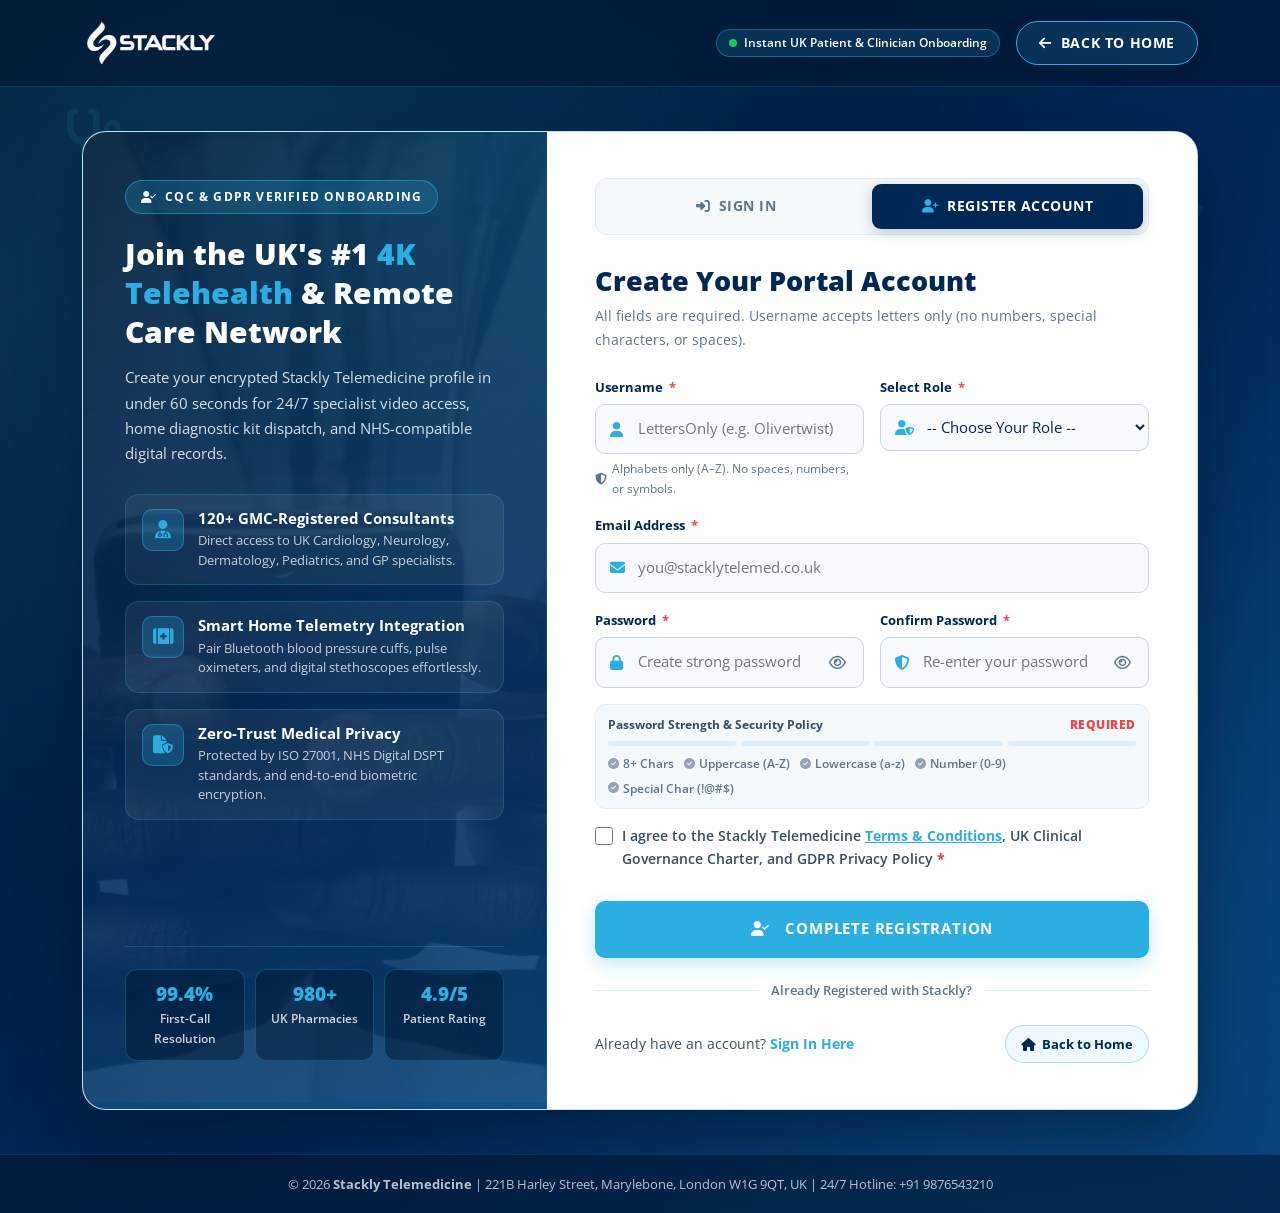
<file: pages/register.html>
<!doctype html>
<html lang="en">
  <head>
    <meta charset="UTF-8" />
    <meta name="viewport" content="width=device-width, initial-scale=1.0" />
    <title>
      Create Clinical Account | Stackly Telemedicine 24/7 UK Virtual Healthcare
    </title>
    <meta
      name="description"
      content="Register for your Stackly Telemedicine UK account to book 4K virtual consultations with GMC-registered doctors, connect wearable monitors, and receive e-prescriptions."
    />
    <!-- Favicon -->
    <link
      rel="icon"
      type="image/webp"
      href="../assets/images/logoStackly.webp"
    />
    <link
      rel="shortcut icon"
      type="image/webp"
      href="../assets/images/logoStackly.webp"
    />
    <link rel="apple-touch-icon" href="../assets/images/logoStackly.webp" />

    <!-- Google Fonts: Open Sans -->
    <link rel="preconnect" href="https://fonts.googleapis.com" />
    <link rel="preconnect" href="https://fonts.gstatic.com" crossorigin />
    <link
      href="https://fonts.googleapis.com/css2?family=Open+Sans:ital,wght@0,400;0,500;0,600;0,700;0,800;1,400&display=swap"
      rel="stylesheet"
    />

    <!-- Bootstrap 5.3 CSS -->
    <link
      href="https://cdn.jsdelivr.net/npm/bootstrap@5.3.3/dist/css/bootstrap.min.css"
      rel="stylesheet"
    />
    <!-- Font Awesome 6.5.2 -->
    <link
      rel="stylesheet"
      href="https://cdnjs.cloudflare.com/ajax/libs/font-awesome/6.5.2/css/all.min.css"
    />
    <!-- Bootstrap Icons -->
    <link
      rel="stylesheet"
      href="https://cdn.jsdelivr.net/npm/bootstrap-icons@1.11.3/font/bootstrap-icons.min.css"
    />

    <!-- Theme & Auth Stylesheets -->
    <link rel="stylesheet" href="../assets/css/styles.css" />
    <link rel="stylesheet" href="../assets/css/auth.css" />
  </head>
  <body class="tm-auth-body">
    <!-- Floating Background Medical Icons -->
    <div class="tm-auth-bg-shapes" aria-hidden="true">
      <div class="auth-shape"><i class="fa-solid fa-stethoscope"></i></div>
      <div class="auth-shape"><i class="fa-solid fa-heart-pulse"></i></div>
      <div class="auth-shape"><i class="fa-solid fa-laptop-medical"></i></div>
      <div class="auth-shape"><i class="fa-solid fa-user-doctor"></i></div>
      <div class="auth-shape"><i class="fa-solid fa-dna"></i></div>
    </div>

    <!-- Top Bar with Brand Logo & Back to Home Button (Requirement 9) -->
    <header class="tm-auth-topbar">
      <div class="container">
        <div class="tm-auth-topbar-inner">
          <a
            href="../index.html"
            class="tm-auth-logo-link"
            aria-label="Stackly Telemedicine Home"
          >
            <img
              src="../assets/images/logoStackly.webp"
              alt="Stackly Telemedicine Logo"
              class="tm-auth-logo"
            />
          </a>
          <div class="d-flex align-items-center gap-3">
            <span class="tm-live-status-pill d-none d-md-inline-flex">
              <span class="pulse-dot"></span> Instant UK Patient &amp; Clinician
              Onboarding
            </span>
            <a href="../index.html" class="tm-back-home-btn" id="back-home-top">
              <i class="fa-solid fa-arrow-left"></i> Back to Home
            </a>
          </div>
        </div>
      </div>
    </header>

    <!-- Main Split-Screen Auth Content -->
    <main class="tm-auth-main">
      <div class="container">
        <div class="tm-auth-shell">
          <div class="row g-0">
            <!-- Left Column: Telemedicine Portal Showcase -->
            <div class="col-lg-5">
              <div
                class="tm-auth-showcase"
                style="
                  background-image:
                    linear-gradient(
                      160deg,
                      rgba(0, 22, 48, 0.94) 0%,
                      rgba(0, 40, 86, 0.9) 55%,
                      rgba(8, 69, 126, 0.88) 100%
                    ),
                    url(&quot;../assets/images/home/hero-bg.webp&quot;);
                "
              >
                <div class="tm-auth-showcase-content">
                  <span class="tm-auth-badge">
                    <i class="fa-solid fa-user-check"></i> CQC &amp; GDPR
                    Verified Onboarding
                  </span>
                  <h2>
                    Join the UK's #1 <span>4K Telehealth</span> &amp; Remote
                    Care Network
                  </h2>
                  <p class="tm-auth-showcase-lead">
                    Create your encrypted Stackly Telemedicine profile in under
                    60 seconds for 24/7 specialist video access, home diagnostic
                    kit dispatch, and NHS-compatible digital records.
                  </p>

                  <ul class="tm-auth-feature-list">
                    <li class="tm-auth-feature-item">
                      <div class="tm-auth-feature-icon">
                        <i class="fa-solid fa-user-doctor"></i>
                      </div>
                      <div class="tm-auth-feature-text">
                        <h5>120+ GMC-Registered Consultants</h5>
                        <p>
                          Direct access to UK Cardiology, Neurology,
                          Dermatology, Pediatrics, and GP specialists.
                        </p>
                      </div>
                    </li>
                    <li class="tm-auth-feature-item">
                      <div class="tm-auth-feature-icon">
                        <i class="fa-solid fa-kit-medical"></i>
                      </div>
                      <div class="tm-auth-feature-text">
                        <h5>Smart Home Telemetry Integration</h5>
                        <p>
                          Pair Bluetooth blood pressure cuffs, pulse oximeters,
                          and digital stethoscopes effortlessly.
                        </p>
                      </div>
                    </li>
                    <li class="tm-auth-feature-item">
                      <div class="tm-auth-feature-icon">
                        <i class="fa-solid fa-file-shield"></i>
                      </div>
                      <div class="tm-auth-feature-text">
                        <h5>Zero-Trust Medical Privacy</h5>
                        <p>
                          Protected by ISO 27001, NHS Digital DSPT standards,
                          and end-to-end biometric encryption.
                        </p>
                      </div>
                    </li>
                  </ul>
                </div>

                <div class="tm-auth-showcase-footer">
                  <div class="tm-auth-stats-row">
                    <div class="tm-auth-stat-box">
                      <h4>99.4%</h4>
                      <span>First-Call Resolution</span>
                    </div>
                    <div class="tm-auth-stat-box">
                      <h4>980+</h4>
                      <span>UK Pharmacies</span>
                    </div>
                    <div class="tm-auth-stat-box">
                      <h4>4.9/5</h4>
                      <span>Patient Rating</span>
                    </div>
                  </div>
                </div>
              </div>
            </div>

            <!-- Right Column: Register Form -->
            <div class="col-lg-7">
              <div class="tm-auth-form-col">
                <!-- Mode Switcher -->
                <div
                  class="tm-auth-switcher"
                  role="navigation"
                  aria-label="Authentication Mode"
                >
                  <a href="login.html" class="tm-auth-switch-btn">
                    <i class="fa-solid fa-right-to-bracket"></i> Sign In
                  </a>
                  <a href="register.html" class="tm-auth-switch-btn active">
                    <i class="fa-solid fa-user-plus"></i> Register Account
                  </a>
                </div>

                <div class="tm-auth-header">
                  <h1>Create Your Portal Account</h1>
                  <p>
                    All fields are required. Username accepts letters only (no
                    numbers, special characters, or spaces).
                  </p>
                </div>

                <!-- Form Alert Box -->
                <div
                  id="register-form-alert"
                  class="tm-form-alert"
                  role="alert"
                ></div>

                <!-- Register Form (Fields: Username, Role, Email, Password, Confirm Password, Terms & Conditions - All Required) -->
                <form id="tm-register-form" novalidate>
                  <div class="row g-3">
                    <!-- 1. Username Field (Letters only, no numbers, no special chars, no spaces - Requirement 7) -->
                    <div class="col-md-6">
                      <div class="tm-auth-field mb-0">
                        <label for="reg-username" class="tm-auth-label">
                          <span>Username <span class="req-star">*</span></span>
                        </label>
                        <div class="tm-input-wrap">
                          <i class="fa-solid fa-user tm-input-icon"></i>
                          <input
                            type="text"
                            id="reg-username"
                            name="username"
                            class="tm-auth-input"
                            placeholder="LettersOnly (e.g. Olivertwist)"
                            autocomplete="username"
                            maxlength="16"
                            required
                          />
                        </div>
                        <div id="reg-username-hint" class="tm-field-hint">
                          <i class="fa-solid fa-shield-halved"></i>
                          <span id="reg-username-hint-text"
                            >Alphabets only (A–Z). No spaces, numbers, or
                            symbols.</span
                          >
                        </div>
                        <div
                          id="reg-username-feedback"
                          class="tm-field-feedback"
                        >
                          <i class="fa-solid fa-circle-exclamation"></i>
                          <span
                            >Username is required (letters only, no
                            spaces).</span
                          >
                        </div>
                      </div>
                    </div>

                    <!-- 2. Role Field -->
                    <div class="col-md-6">
                      <div class="tm-auth-field mb-0">
                        <label for="reg-role" class="tm-auth-label">
                          <span
                            >Select Role <span class="req-star">*</span></span
                          >
                        </label>
                        <div class="tm-input-wrap">
                          <i class="fa-solid fa-user-shield tm-input-icon"></i>
                          <select
                            id="reg-role"
                            name="role"
                            class="tm-auth-select"
                            required
                          >
                            <option value="">-- Choose Your Role --</option>
                            <option value="patient">
                              Patient / Care Member
                            </option>
                            <option value="doctor">
                              GMC Tele-Doctor / Specialist
                            </option>
                            <option value="nurse">Clinical Triage Nurse</option>
                            <option value="pharmacist">
                              E-Pharmacy Coordinator
                            </option>
                            <option value="admin">
                              Clinical Administrator
                            </option>
                          </select>
                        </div>
                        <div id="reg-role-feedback" class="tm-field-feedback">
                          <i class="fa-solid fa-circle-exclamation"></i>
                          <span>Please select your portal role.</span>
                        </div>
                      </div>
                    </div>

                    <!-- 3. Email Field -->
                    <div class="col-12">
                      <div class="tm-auth-field mb-0">
                        <label for="reg-email" class="tm-auth-label">
                          <span
                            >Email Address <span class="req-star">*</span></span
                          >
                        </label>
                        <div class="tm-input-wrap">
                          <i class="fa-solid fa-envelope tm-input-icon"></i>
                          <input
                            type="email"
                            id="reg-email"
                            name="email"
                            class="tm-auth-input"
                            placeholder="you@stacklytelemed.co.uk"
                            autocomplete="email"
                            required
                          />
                        </div>
                        <div id="reg-email-feedback" class="tm-field-feedback">
                          <i class="fa-solid fa-circle-exclamation"></i>
                          <span>Please enter a valid email address.</span>
                        </div>
                      </div>
                    </div>

                    <!-- 4. Password Field with Weak Password Validation (Requirement 6) -->
                    <div class="col-md-6">
                      <div class="tm-auth-field mb-0">
                        <label for="reg-password" class="tm-auth-label">
                          <span>Password <span class="req-star">*</span></span>
                        </label>
                        <div class="tm-input-wrap">
                          <i class="fa-solid fa-lock tm-input-icon"></i>
                          <input
                            type="password"
                            id="reg-password"
                            name="password"
                            class="tm-auth-input has-toggle"
                            placeholder="Create strong password"
                            autocomplete="new-password"
                            required
                          />
                          <button
                            type="button"
                            class="tm-pwd-toggle"
                            data-target="reg-password"
                            aria-label="Toggle password visibility"
                          >
                            <i class="fa-regular fa-eye"></i>
                          </button>
                        </div>
                        <div
                          id="reg-password-feedback"
                          class="tm-field-feedback"
                        >
                          <i class="fa-solid fa-circle-exclamation"></i>
                          <span
                            >Weak password! Meet all security rules below.</span
                          >
                        </div>
                      </div>
                    </div>

                    <!-- 5. Confirm Password Field (Match Check - Requirement 5) -->
                    <div class="col-md-6">
                      <div class="tm-auth-field mb-0">
                        <label for="reg-confirm-password" class="tm-auth-label">
                          <span
                            >Confirm Password
                            <span class="req-star">*</span></span
                          >
                        </label>
                        <div class="tm-input-wrap">
                          <i
                            class="fa-solid fa-shield-halved tm-input-icon"
                          ></i>
                          <input
                            type="password"
                            id="reg-confirm-password"
                            name="confirmPassword"
                            class="tm-auth-input has-toggle"
                            placeholder="Re-enter your password"
                            autocomplete="new-password"
                            required
                          />
                          <button
                            type="button"
                            class="tm-pwd-toggle"
                            data-target="reg-confirm-password"
                            aria-label="Toggle confirm password visibility"
                          >
                            <i class="fa-regular fa-eye"></i>
                          </button>
                        </div>
                        <div
                          id="reg-confirm-feedback"
                          class="tm-field-feedback"
                        >
                          <i class="fa-solid fa-circle-exclamation"></i>
                          <span>Passwords do not match.</span>
                        </div>
                      </div>
                    </div>

                    <!-- Weak Password Meter & Checklist (Full Width) -->
                    <div class="col-12">
                      <div class="tm-pwd-strength-box mt-0">
                        <div class="tm-pwd-meter-header">
                          <span>Password Strength &amp; Security Policy</span>
                          <span
                            id="reg-pwd-status"
                            class="tm-pwd-status-text weak"
                            >Required</span
                          >
                        </div>
                        <div
                          class="tm-pwd-bars"
                          id="reg-pwd-bars"
                          data-level="0"
                        >
                          <span class="tm-pwd-bar-seg"></span>
                          <span class="tm-pwd-bar-seg"></span>
                          <span class="tm-pwd-bar-seg"></span>
                          <span class="tm-pwd-bar-seg"></span>
                        </div>
                        <ul class="tm-pwd-rules" id="reg-pwd-rules">
                          <li data-rule="length">
                            <i class="fa-solid fa-circle-check"></i> 8+ Chars
                          </li>
                          <li data-rule="upper">
                            <i class="fa-solid fa-circle-check"></i> Uppercase
                            (A-Z)
                          </li>
                          <li data-rule="lower">
                            <i class="fa-solid fa-circle-check"></i> Lowercase
                            (a-z)
                          </li>
                          <li data-rule="number">
                            <i class="fa-solid fa-circle-check"></i> Number
                            (0-9)
                          </li>
                          <li data-rule="special">
                            <i class="fa-solid fa-circle-check"></i> Special
                            Char (!@#$)
                          </li>
                        </ul>
                      </div>
                    </div>

                    <!-- 6. Terms & Conditions Checkbox (Required per Requirement 3 & 4) -->
                    <div class="col-12">
                      <div class="tm-auth-field mb-2">
                        <div class="tm-auth-check-wrap">
                          <label for="reg-terms" class="tm-custom-check">
                            <input
                              type="checkbox"
                              id="reg-terms"
                              name="terms"
                              required
                            />
                            <span>
                              I agree to the Stackly Telemedicine
                              <a href="#">Terms &amp; Conditions</a>, UK
                              Clinical Governance Charter, and GDPR Privacy
                              Policy <span class="text-danger fw-bold">*</span>
                            </span>
                          </label>
                        </div>
                        <div id="reg-terms-feedback" class="tm-field-feedback">
                          <i class="fa-solid fa-circle-exclamation"></i>
                          <span
                            >You must accept the Terms &amp; Conditions to
                            register.</span
                          >
                        </div>
                      </div>
                    </div>

                    <!-- Submit Button -->
                    <div class="col-12">
                      <button type="submit" class="tm-btn1 tm-auth-submit">
                        <i class="fa-solid fa-user-check me-2"></i> COMPLETE
                        REGISTRATION
                      </button>
                    </div>
                  </div>
                </form>

                <div class="tm-auth-divider">
                  <span>Already Registered with Stackly?</span>
                </div>

                <!-- Bottom Actions & Back to Home Button (Requirement 9) -->
                <div class="tm-auth-bottom-actions">
                  <p class="tm-auth-alt-link">
                    Already have an account?
                    <a href="login.html">Sign In Here</a>
                  </p>
                  <a href="../index.html" class="tm-back-home-inline">
                    <i class="fa-solid fa-house"></i> Back to Home
                  </a>
                </div>
              </div>
            </div>
          </div>
        </div>
      </div>
    </main>

    <!-- Minimal Footer -->
    <footer class="tm-auth-footer">
      <div class="container">
        <span>
          &copy; 2026 <strong>Stackly Telemedicine</strong> | 221B Harley
          Street, Marylebone, London W1G 9QT, UK | 24/7 Hotline: +91 9876543210
        </span>
      </div>
    </footer>

    <!-- Register Validation, Strict Username Prevention, Weak Password & Redirect Script -->
    <script>
      (function () {
        "use strict";

        var form = document.getElementById("tm-register-form");
        var alertBox = document.getElementById("register-form-alert");

        var usernameEl = document.getElementById("reg-username");
        var roleEl = document.getElementById("reg-role");
        var emailEl = document.getElementById("reg-email");
        var passwordEl = document.getElementById("reg-password");
        var confirmEl = document.getElementById("reg-confirm-password");
        var termsEl = document.getElementById("reg-terms");

        var usernameHint = document.getElementById("reg-username-hint");
        var usernameHintText = document.getElementById(
          "reg-username-hint-text",
        );
        var usernameFeedback = document.getElementById("reg-username-feedback");
        var roleFeedback = document.getElementById("reg-role-feedback");
        var emailFeedback = document.getElementById("reg-email-feedback");
        var passwordFeedback = document.getElementById("reg-password-feedback");
        var confirmFeedback = document.getElementById("reg-confirm-feedback");
        var termsFeedback = document.getElementById("reg-terms-feedback");

        var pwdStatus = document.getElementById("reg-pwd-status");
        var pwdBars = document.getElementById("reg-pwd-bars");
        var pwdRules = document.getElementById("reg-pwd-rules");

        // Toggle password visibility
        var toggles = document.querySelectorAll(".tm-pwd-toggle");
        toggles.forEach(function (btn) {
          btn.addEventListener("click", function () {
            var targetId = btn.getAttribute("data-target");
            var input = document.getElementById(targetId);
            var icon = btn.querySelector("i");
            if (!input) return;
            if (input.type === "password") {
              input.type = "text";
              icon.className = "fa-regular fa-eye-slash";
            } else {
              input.type = "password";
              icon.className = "fa-regular fa-eye";
            }
          });
        });

        function setFieldState(input, feedbackEl, isValid, msg, isSuccessMsg) {
          if (isValid) {
            input.classList.remove("is-invalid");
            input.classList.add("is-valid");
            if (feedbackEl) {
              if (isSuccessMsg && msg) {
                feedbackEl.className = "tm-field-feedback success";
                feedbackEl.innerHTML =
                  '<i class="fa-solid fa-circle-check"></i><span>' +
                  msg +
                  "</span>";
              } else {
                feedbackEl.className = "tm-field-feedback";
              }
            }
          } else {
            input.classList.remove("is-valid");
            input.classList.add("is-invalid");
            if (feedbackEl) {
              feedbackEl.className = "tm-field-feedback error";
              feedbackEl.innerHTML =
                '<i class="fa-solid fa-circle-exclamation"></i><span>' +
                (msg || "This field is required.") +
                "</span>";
            }
          }
        }

        // =========================================================================
        // Requirement 7: Prevent numbers, special characters, AND spaces/Enter in username
        // =========================================================================
        var allowedControlKeys = [
          "Backspace",
          "Delete",
          "Tab",
          "Escape",
          "ArrowLeft",
          "ArrowRight",
          "ArrowUp",
          "ArrowDown",
          "Home",
          "End",
        ];
        var hintTimer = null;

        function flashBlockedInput(reason) {
          if (!usernameHint || !usernameHintText) return;
          usernameHint.classList.add("blocked-flash");
          usernameHintText.textContent = reason;
          if (hintTimer) clearTimeout(hintTimer);
          hintTimer = setTimeout(function () {
            usernameHint.classList.remove("blocked-flash");
            usernameHintText.textContent =
              "Alphabets only (A–Z). No spaces, numbers, or symbols.";
          }, 1800);
        }

        usernameEl.addEventListener("keydown", function (e) {
          if (e.ctrlKey || e.metaKey || e.altKey) return;
          if (allowedControlKeys.indexOf(e.key) !== -1) return;

          // Explicitly prevent Space and Enter as well as numbers and special characters
          if (e.key === " " || e.code === "Space" || e.key === "Enter") {
            e.preventDefault();
            flashBlockedInput(
              "Spaces and Enter key are not allowed in username!",
            );
            return;
          }

          if (!/^[a-zA-Z]$/.test(e.key)) {
            e.preventDefault();
            flashBlockedInput(
              "Numbers and special characters are blocked! Letters only (A–Z).",
            );
          }
        });

        usernameEl.addEventListener("beforeinput", function (e) {
          if (e.data && !/^[a-zA-Z]+$/.test(e.data)) {
            e.preventDefault();
            flashBlockedInput(
              "Only alphabetical letters (A–Z) are allowed in username!",
            );
          }
        });

        usernameEl.addEventListener("paste", function (e) {
          e.preventDefault();
          var raw =
            (e.clipboardData || window.clipboardData).getData("text") || "";
          var cleaned = raw.replace(/[^a-zA-Z]/g, "");
          if (raw !== cleaned) {
            flashBlockedInput(
              "Removed spaces, numbers, and special characters from pasted text.",
            );
          }
          var start = usernameEl.selectionStart || 0;
          var end = usernameEl.selectionEnd || 0;
          usernameEl.value =
            usernameEl.value.slice(0, start) +
            cleaned +
            usernameEl.value.slice(end);
          validateUsername();
        });

        function validateUsername() {
          var cleaned = usernameEl.value.replace(/[^a-zA-Z]/g, "");
          if (usernameEl.value !== cleaned) {
            usernameEl.value = cleaned;
          }
          var isValid = /^[a-zA-Z]{3,}$/.test(cleaned);
          setFieldState(
            usernameEl,
            usernameFeedback,
            isValid,
            !cleaned
              ? "Username is required (letters only, no spaces)."
              : "Username must be at least 3 alphabetical letters (A–Z).",
          );
          return isValid;
        }

        usernameEl.addEventListener("input", validateUsername);

        // =========================================================================
        // Role & Email Validation
        // =========================================================================
        function validateRole() {
          var isValid = Boolean(roleEl.value);
          setFieldState(
            roleEl,
            roleFeedback,
            isValid,
            "Please select your portal role.",
          );
          return isValid;
        }

        function validateEmail() {
          var val = emailEl.value.trim();
          var isValid = /^[^\s@]+@[^\s@]+\.[^\s@]{2,}$/.test(val);
          setFieldState(
            emailEl,
            emailFeedback,
            isValid,
            val
              ? "Please enter a valid email address (e.g. name@domain.co.uk)."
              : "Email address is required.",
          );
          return isValid;
        }

        roleEl.addEventListener("change", validateRole);
        emailEl.addEventListener("input", validateEmail);

        // =========================================================================
        // Requirement 6: Weak Password Validation
        // =========================================================================
        function evaluatePassword(val) {
          var rules = {
            length: val.length >= 8,
            upper: /[A-Z]/.test(val),
            lower: /[a-z]/.test(val),
            number: /[0-9]/.test(val),
            special: /[^A-Za-z0-9\s]/.test(val),
          };

          var passedCount = 0;
          Object.keys(rules).forEach(function (key) {
            if (rules[key]) passedCount++;
            if (pwdRules) {
              var item = pwdRules.querySelector('[data-rule="' + key + '"]');
              if (item) {
                if (rules[key]) item.classList.add("passed");
                else item.classList.remove("passed");
              }
            }
          });

          var level = 0;
          var label = "Weak";
          var statusClass = "weak";

          if (!val) {
            level = 0;
            label = "Required";
            statusClass = "weak";
          } else if (passedCount <= 2) {
            level = 1;
            label = "Weak Password";
            statusClass = "weak";
          } else if (passedCount === 3) {
            level = 2;
            label = "Fair (Weak)";
            statusClass = "fair";
          } else if (passedCount === 4) {
            level = 3;
            label = "Almost Strong";
            statusClass = "good";
          } else if (passedCount === 5) {
            level = 4;
            label = "Strong Password";
            statusClass = "strong";
          }

          if (pwdBars) pwdBars.setAttribute("data-level", String(level));
          if (pwdStatus) {
            pwdStatus.textContent = label;
            pwdStatus.className = "tm-pwd-status-text " + statusClass;
          }

          return {
            isStrong: passedCount === 5,
            passedCount: passedCount,
          };
        }

        function validatePassword() {
          var val = passwordEl.value;
          var res = evaluatePassword(val);
          var isValid = res.isStrong;
          setFieldState(
            passwordEl,
            passwordFeedback,
            isValid,
            !val
              ? "Password is required."
              : "Weak password! Must include 8+ chars, uppercase, lowercase, number & special char.",
          );
          return isValid;
        }

        // =========================================================================
        // Requirement 5: Check Whether Password and Confirm Password Match
        // =========================================================================
        function validateConfirmPassword() {
          var pwdVal = passwordEl.value;
          var confVal = confirmEl.value;

          if (!confVal) {
            setFieldState(
              confirmEl,
              confirmFeedback,
              false,
              "Please confirm your password.",
            );
            return false;
          }

          if (pwdVal !== confVal) {
            setFieldState(
              confirmEl,
              confirmFeedback,
              false,
              "Passwords do not match!",
            );
            return false;
          }

          setFieldState(
            confirmEl,
            confirmFeedback,
            true,
            "Passwords match!",
            true,
          );
          return true;
        }

        passwordEl.addEventListener("input", function () {
          validatePassword();
          if (confirmEl.value) {
            validateConfirmPassword();
          }
        });

        confirmEl.addEventListener("input", validateConfirmPassword);

        // =========================================================================
        // Terms & Conditions Checkbox Validation
        // =========================================================================
        function validateTerms() {
          var isChecked = termsEl.checked;
          if (isChecked) {
            termsFeedback.className = "tm-field-feedback";
          } else {
            termsFeedback.className = "tm-field-feedback error";
          }
          return isChecked;
        }

        termsEl.addEventListener("change", validateTerms);

        // =========================================================================
        // Requirement 8: Submit Register Form & Redirect to Login Page
        // =========================================================================
        form.addEventListener("submit", function (e) {
          e.preventDefault();

          var isUserOk = validateUsername();
          var isRoleOk = validateRole();
          var isEmailOk = validateEmail();
          var isPwdOk = validatePassword();
          var isConfirmOk = validateConfirmPassword();
          var isTermsOk = validateTerms();

          if (
            !isUserOk ||
            !isRoleOk ||
            !isEmailOk ||
            !isPwdOk ||
            !isConfirmOk ||
            !isTermsOk
          ) {
            alertBox.className = "tm-form-alert error";
            alertBox.innerHTML =
              '<i class="fa-solid fa-triangle-exclamation me-2"></i>Please fix the highlighted errors before submitting your registration.';
            return;
          }

          // Store registered info for seamless pre-fill on login page & dashboard display
          var cleanUser = usernameEl.value.trim();
          var cleanEmail = emailEl.value.trim();
          var cleanRole = roleEl.value;
          try {
            sessionStorage.setItem("tm_registered_username", cleanUser);
            sessionStorage.setItem("tm_registered_email", cleanEmail);
            sessionStorage.setItem("tm_registered_role", cleanRole);
            localStorage.setItem("tm_registered_username", cleanUser);
            localStorage.setItem("tm_registered_email", cleanEmail);
            localStorage.setItem("tm_registered_role", cleanRole);
          } catch (err) {}

          alertBox.className = "tm-form-alert success";
          alertBox.innerHTML =
            '<i class="fa-solid fa-circle-check me-2"></i>Registration successful! Redirecting you to the Login page...';

          setTimeout(function () {
            window.location.href =
              "login.html?registered=1&username=" +
              encodeURIComponent(cleanUser) +
              "&email=" +
              encodeURIComponent(cleanEmail) +
              "&role=" +
              encodeURIComponent(cleanRole);
          }, 500);
        });
      })();
    </script>
    <script src="../assets/js/script.js"></script>
  </body>
</html>
</file>
<file: assets/css/styles.css>
:root {
  --tm-dark-blue: #002856;
  --tm-dark-blue-rgb: 0, 40, 86;
  --tm-dark-blue-deep: #001a38;
  --tm-light-blue: #2caee2;
  --tm-light-blue-rgb: 44, 174, 226;
  --tm-light-blue-soft: #eef9fe;
  --tm-gray-bg: #f4f9fc;
  --tm-white: #ffffff;
  --tm-text-main: #334e68;
  --tm-text-muted: #5c768d;
  --tm-border-color: #dceefb;
  --tm-success: #10b981;
  --tm-danger: #ef4444;
  --tm-font: "Open Sans", sans-serif;
  --tm-shadow-sm: 0 6px 20px rgba(0, 40, 86, 0.07);
  --tm-shadow-md: 0 12px 32px rgba(0, 40, 86, 0.12);
  --tm-shadow-lg: 0 20px 45px rgba(0, 40, 86, 0.18);
  --tm-transition: all 0.35s cubic-bezier(0.25, 0.8, 0.25, 1);
}

/* ==========================================================================
   1. Base & Typography
   ========================================================================== */
*,
*::before,
*::after {
  box-sizing: border-box;
}

html {
  scroll-behavior: smooth;
  font-family: var(--tm-font);
  overflow-x: hidden;
}

body {
  font-family: var(--tm-font);
  font-size: 15px;
  line-height: 1.7;
  color: var(--tm-text-main);
  background-color: var(--tm-white);
  overflow-x: hidden;
  margin: 0;
  padding: 0;
}

h1,
h2,
h3,
h4,
h5,
h6 {
  font-family: var(--tm-font);
  color: var(--tm-dark-blue);
  font-weight: 700;
  line-height: 1.3;
  margin-top: 0;
}

a {
  color: var(--tm-light-blue);
  text-decoration: none;
  transition: var(--tm-transition);
}

a:hover {
  color: var(--tm-dark-blue);
}

img {
  max-width: 100%;
  height: auto;
  display: block;
}

ul {
  margin: 0;
  padding: 0;
  list-style: none;
}

.tm-gray-bg {
  background-color: var(--tm-gray-bg);
}

.tm-dark-bg {
  background-color: var(--tm-dark-blue);
  color: var(--tm-white);
}

.tm-section-pad {
  padding: 90px 0;
}

.tm-section-pad-sm {
  padding: 65px 0;
}

@media (max-width: 991.98px) {
  .tm-section-pad {
    padding: 65px 0;
  }
}

/* ==========================================================================
   2. Reference Section Headings & Separators
   ========================================================================== */
.tm-section-heading {
  max-width: 720px;
  margin: 0 auto 50px;
}

.tm-section-badge {
  display: inline-flex;
  align-items: center;
  gap: 8px;
  background: rgba(44, 174, 226, 0.12);
  color: var(--tm-light-blue);
  border: 1px solid rgba(44, 174, 226, 0.35);
  font-size: 12px;
  font-weight: 700;
  text-transform: uppercase;
  letter-spacing: 1.5px;
  padding: 6px 16px;
  border-radius: 50px;
  margin-bottom: 12px;
}

.tm-dark-bg .tm-section-badge {
  background: rgba(44, 174, 226, 0.2);
  color: #fff;
}

.tm-section-heading h2 {
  font-size: 34px;
  font-weight: 800;
  text-transform: uppercase;
  letter-spacing: 0.5px;
  margin-bottom: 14px;
  color: var(--tm-dark-blue);
}

.tm-dark-bg .tm-section-heading h2 {
  color: var(--tm-white);
}

.tm-section-heading p {
  font-size: 15.5px;
  color: var(--tm-text-muted);
  margin-bottom: 0;
}

.tm-dark-bg .tm-section-heading p {
  color: rgba(255, 255, 255, 0.82);
}

.tm-section-seperator {
  width: 140px;
  height: 2px;
  background: rgba(44, 174, 226, 0.35);
  margin: 14px auto 18px;
  position: relative;
}

.tm-section-seperator span {
  position: absolute;
  left: 50%;
  top: 50%;
  transform: translate(-50%, -50%);
  width: 44px;
  height: 6px;
  background: var(--tm-light-blue);
  border-radius: 4px;
}

.tm-section-seperator span::before {
  content: "";
  position: absolute;
  left: 50%;
  top: 50%;
  transform: translate(-50%, -50%);
  width: 12px;
  height: 12px;
  background: var(--tm-dark-blue);
  border: 2px solid var(--tm-light-blue);
  border-radius: 50%;
}

@media (max-width: 767.98px) {
  .tm-section-heading h2 {
    font-size: 26px;
  }
}

/* ==========================================================================
   3. Theme Buttons
   ========================================================================== */
.tm-btn1 {
  display: inline-flex;
  align-items: center;
  justify-content: center;
  gap: 8px;
  background-color: var(--tm-light-blue);
  color: var(--tm-white) !important;
  font-family: var(--tm-font);
  font-size: 14px;
  font-weight: 700;
  letter-spacing: 0.8px;
  text-transform: uppercase;
  padding: 13px 30px;
  border-radius: 6px;
  border: 2px solid var(--tm-light-blue);
  box-shadow: 0 6px 18px rgba(44, 174, 226, 0.3);
  cursor: pointer;
  transition: var(--tm-transition);
  position: relative;
  overflow: hidden;
}

.tm-btn1:hover {
  background-color: var(--tm-dark-blue);
  border-color: var(--tm-dark-blue);
  color: var(--tm-white) !important;
  transform: translateY(-3px);
  box-shadow: 0 10px 24px rgba(0, 40, 86, 0.32);
}

.tm-btn1.tm-reverse {
  background-color: var(--tm-dark-blue);
  border-color: var(--tm-dark-blue);
  box-shadow: 0 6px 18px rgba(0, 40, 86, 0.25);
}

.tm-btn1.tm-reverse:hover {
  background-color: var(--tm-light-blue);
  border-color: var(--tm-light-blue);
}

.tm-btn-outline {
  display: inline-flex;
  align-items: center;
  justify-content: center;
  gap: 8px;
  background-color: transparent;
  color: var(--tm-dark-blue) !important;
  font-size: 14px;
  font-weight: 700;
  letter-spacing: 0.8px;
  text-transform: uppercase;
  padding: 12px 28px;
  border-radius: 6px;
  border: 2px solid var(--tm-light-blue);
  transition: var(--tm-transition);
}

.tm-btn-outline:hover {
  background-color: var(--tm-light-blue);
  color: var(--tm-white) !important;
  transform: translateY(-3px);
}

.tm-btn-outline-light {
  display: inline-flex;
  align-items: center;
  justify-content: center;
  gap: 8px;
  background-color: rgba(255, 255, 255, 0.08);
  color: var(--tm-white) !important;
  font-size: 14px;
  font-weight: 700;
  letter-spacing: 0.8px;
  text-transform: uppercase;
  padding: 13px 28px;
  border-radius: 6px;
  border: 2px solid var(--tm-white);
  transition: var(--tm-transition);
}

.tm-btn-outline-light:hover {
  background-color: var(--tm-light-blue);
  border-color: var(--tm-light-blue);
  color: var(--tm-white) !important;
  transform: translateY(-3px);
}

/* ==========================================================================
   4. Site Header, Fixed Sticky Scroll & Full-Screen Mobile Menu
   ========================================================================== */
.tm-site-header {
  position: relative;
  z-index: 1040;
  width: 100%;
}

.tm-header-info-wrap {
  background-color: var(--tm-dark-blue-deep);
  border-bottom: 1px solid rgba(44, 174, 226, 0.22);
  padding: 9px 0;
  font-size: 13.5px;
  color: rgba(255, 255, 255, 0.9);
}

.tm-header-info-inner {
  display: flex;
  align-items: center;
  justify-content: space-between;
  flex-wrap: wrap;
  gap: 10px;
}

.tm-header-contact-list {
  display: flex;
  align-items: center;
  flex-wrap: wrap;
  gap: 22px;
}

.tm-header-info-item {
  display: inline-flex;
  align-items: center;
  gap: 8px;
  color: rgba(255, 255, 255, 0.9);
  font-weight: 600;
}

.tm-header-info-item i {
  color: var(--tm-light-blue);
  font-size: 14px;
}

.tm-header-info-item:hover {
  color: var(--tm-light-blue);
}

.tm-header-right-meta {
  display: flex;
  align-items: center;
  gap: 18px;
}

.tm-live-status-pill {
  display: inline-flex;
  align-items: center;
  gap: 7px;
  background: rgba(44, 174, 226, 0.16);
  border: 1px solid rgba(44, 174, 226, 0.4);
  color: #fff;
  padding: 3px 12px;
  border-radius: 30px;
  font-size: 12px;
  font-weight: 600;
}

.pulse-dot {
  width: 8px;
  height: 8px;
  background-color: #22c55e;
  border-radius: 50%;
  display: inline-block;
  box-shadow: 0 0 0 0 rgba(34, 197, 94, 0.7);
  animation: tmPulseDot 1.8s infinite;
}

@keyframes tmPulseDot {
  0% {
    box-shadow: 0 0 0 0 rgba(34, 197, 94, 0.7);
  }
  70% {
    box-shadow: 0 0 0 8px rgba(34, 197, 94, 0);
  }
  100% {
    box-shadow: 0 0 0 0 rgba(34, 197, 94, 0);
  }
}

.tm-header-socials {
  display: flex;
  align-items: center;
  gap: 8px;
}

.tm-header-socials a {
  width: 28px;
  height: 28px;
  border-radius: 50%;
  background: rgba(255, 255, 255, 0.1);
  color: var(--tm-white);
  display: inline-flex;
  align-items: center;
  justify-content: center;
  font-size: 12.5px;
  transition: var(--tm-transition);
}

.tm-header-socials a:hover {
  background: var(--tm-light-blue);
  color: var(--tm-white);
  transform: translateY(-2px);
}

/* Main Navigation Bar */
.tm-header-menu {
  background-color: var(--tm-dark-blue);
  border-bottom: 2px solid rgba(44, 174, 226, 0.35);
  transition: all 0.3s ease;
  width: 100%;
  z-index: 1050;
}

/* Fixed Header When Scrolled Down (Desktop & Mobile) */
.tm-header-menu.is-sticky {
  position: fixed;
  top: 0;
  left: 0;
  right: 0;
  width: 100%;
  background-color: rgba(0, 40, 86, 0.98);
  backdrop-filter: blur(10px);
  box-shadow: 0 8px 28px rgba(0, 24, 54, 0.38);
  animation: tmSlideDown 0.35s ease forwards;
}

@keyframes tmSlideDown {
  from {
    transform: translateY(-100%);
  }
  to {
    transform: translateY(0);
  }
}

.tm-header-menu-container {
  display: flex;
  align-items: center;
  justify-content: space-between;
  min-height: 78px;
  gap: 16px;
  position: relative;
}

.tm-primary-nav {
  position: absolute;
  left: 50%;
  transform: translateX(-50%);
}

.tm-header-cta {
  margin-left: auto;
}

.tm-logo-link {
  display: inline-flex;
  align-items: center;
}

.tm-logo {
  max-height: 48px;
  width: auto;
  object-fit: contain;
  transition: var(--tm-transition);
}

.tm-logo-link:hover .tm-logo {
  transform: scale(1.03);
}

.tm-primary-nav-list {
  display: flex;
  align-items: center;
  gap: 6px;
}

.tm-primary-nav-list .nav-link {
  color: rgba(255, 255, 255, 0.92);
  font-size: 13.5px;
  font-weight: 700;
  letter-spacing: 0.7px;
  padding: 10px 14px;
  border-radius: 6px;
  position: relative;
  transition: var(--tm-transition);
}

.tm-primary-nav-list .nav-link::after {
  content: "";
  position: absolute;
  bottom: 4px;
  left: 14px;
  right: 14px;
  height: 2.5px;
  background-color: var(--tm-light-blue);
  transform: scaleX(0);
  transition: transform 0.3s ease;
}

.tm-primary-nav-list .nav-link:hover,
.tm-primary-nav-list .nav-link.active {
  color: var(--tm-light-blue);
  background: rgba(44, 174, 226, 0.1);
}

.tm-primary-nav-list .nav-link:hover::after,
.tm-primary-nav-list .nav-link.active::after {
  transform: scaleX(1);
}

.tm-btn-header {
  padding: 10px 20px;
  font-size: 13px;
}

/* Mobile Toggle Button */
.tm-mobile-toggle {
  width: 44px;
  height: 44px;
  border-radius: 8px;
  background: rgba(44, 174, 226, 0.18);
  border: 1.5px solid var(--tm-light-blue);
  display: inline-flex;
  flex-direction: column;
  align-items: center;
  justify-content: center;
  gap: 5px;
  cursor: pointer;
  padding: 0;
  transition: var(--tm-transition);
}

.tm-mobile-toggle .bar {
  width: 22px;
  height: 2.5px;
  background-color: var(--tm-white);
  border-radius: 2px;
  transition: var(--tm-transition);
}

.tm-mobile-toggle:hover {
  background: var(--tm-light-blue);
}

/* Full-Screen Covered Mobile Navigation Overlay */
.tm-mobile-fullscreen-menu {
  position: fixed;
  top: 0;
  left: 0;
  right: 0;
  bottom: 0;
  width: 100vw;
  height: 100vh;
  background: linear-gradient(160deg, #001a38 0%, #002856 60%, #063d7a 100%);
  z-index: 2000;
  display: flex;
  flex-direction: column;
  justify-content: space-between;
  padding: 24px 28px 36px;
  overflow-y: auto;
  opacity: 0;
  visibility: hidden;
  pointer-events: none;
  transform: translateY(-20px);
  transition: all 0.35s cubic-bezier(0.25, 0.8, 0.25, 1);
}

.tm-mobile-fullscreen-menu.is-open {
  opacity: 1;
  visibility: visible;
  pointer-events: auto;
  transform: translateY(0);
}

.tm-mobile-menu-header {
  display: flex;
  align-items: center;
  justify-content: space-between;
  border-bottom: 1px solid rgba(44, 174, 226, 0.25);
  padding-bottom: 18px;
}

.tm-mobile-close {
  width: 44px;
  height: 44px;
  border-radius: 50%;
  background: rgba(44, 174, 226, 0.2);
  border: 1.5px solid var(--tm-light-blue);
  color: var(--tm-white);
  font-size: 20px;
  display: inline-flex;
  align-items: center;
  justify-content: center;
  cursor: pointer;
  transition: var(--tm-transition);
}

.tm-mobile-close:hover {
  background: var(--tm-light-blue);
  transform: rotate(90deg);
}

.tm-mobile-menu-body {
  flex: 1;
  display: flex;
  flex-direction: column;
  justify-content: center;
  max-width: 480px;
  width: 100%;
  margin: 0 auto;
  padding: 24px 0;
}

.tm-mobile-nav-list {
  display: flex;
  flex-direction: column;
  gap: 8px;
}

.tm-mobile-nav-list .mobile-nav-link {
  display: flex;
  align-items: center;
  justify-content: space-between;
  padding: 13px 18px;
  font-size: 17px;
  font-weight: 700;
  letter-spacing: 1px;
  color: var(--tm-white);
  border-radius: 10px;
  background: rgba(255, 255, 255, 0.04);
  border: 1px solid rgba(44, 174, 226, 0.15);
  transition: var(--tm-transition);
}

.tm-mobile-nav-list .mobile-nav-link:hover,
.tm-mobile-nav-list .mobile-nav-link.active {
  background: var(--tm-light-blue);
  color: var(--tm-white);
  border-color: var(--tm-light-blue);
  transform: translateX(6px);
}

.tm-mobile-contact-info {
  border-top: 1px solid rgba(44, 174, 226, 0.25);
  padding-top: 18px;
  color: rgba(255, 255, 255, 0.88);
  font-size: 14px;
}

.tm-mobile-contact-info p {
  margin-bottom: 8px;
}

.tm-mobile-contact-info i {
  color: var(--tm-light-blue);
}

.tm-mobile-contact-info a {
  color: var(--tm-white);
}

.tm-mobile-socials {
  display: flex;
  gap: 12px;
}

.tm-mobile-socials a {
  width: 40px;
  height: 40px;
  border-radius: 50%;
  background: rgba(44, 174, 226, 0.18);
  border: 1px solid var(--tm-light-blue);
  color: var(--tm-white);
  display: inline-flex;
  align-items: center;
  justify-content: center;
  font-size: 15px;
}

.tm-mobile-socials a:hover {
  background: var(--tm-light-blue);
}

@media (max-width: 575.98px) {
  .tm-header-contact-list {
    gap: 12px;
    font-size: 12px;
  }
  .tm-header-menu-container {
    min-height: 66px;
  }
  .tm-logo {
    max-height: 40px;
  }
}

/* ==========================================================================
   5. Common Inner Page Banner & Breadcrumbs (Requirement 7)
   ========================================================================== */
.tm-page-banner {
  position: relative;
  padding: 105px 0 95px;
  background-size: cover;
  background-position: center;
  background-repeat: no-repeat;
  color: var(--tm-white);
  overflow: hidden;
}

.tm-page-banner::before {
  content: "";
  position: absolute;
  inset: 0;
  background: linear-gradient(
    125deg,
    rgba(0, 40, 86, 0.93) 0%,
    rgba(0, 40, 86, 0.84) 55%,
    rgba(44, 174, 226, 0.72) 100%
  );
  z-index: 1;
}

.tm-page-banner .container {
  position: relative;
  z-index: 2;
}

.tm-page-banner-content {
  max-width: 780px;
  margin: 0 auto;
  text-align: center;
}

.tm-page-banner-badge {
  display: inline-flex;
  align-items: center;
  gap: 8px;
  background: rgba(44, 174, 226, 0.24);
  border: 1px solid rgba(44, 174, 226, 0.6);
  color: var(--tm-white);
  padding: 6px 18px;
  border-radius: 50px;
  font-size: 12.5px;
  font-weight: 700;
  text-transform: uppercase;
  letter-spacing: 1.5px;
  margin-bottom: 16px;
}

.tm-page-banner-content h1 {
  color: var(--tm-white);
  font-size: 42px;
  font-weight: 800;
  margin-bottom: 16px;
  letter-spacing: 0.4px;
}

.tm-page-banner-content p {
  color: rgba(255, 255, 255, 0.9);
  font-size: 16.5px;
  line-height: 1.75;
  margin-bottom: 26px;
}

.tm-breadcrumb {
  display: inline-flex;
  align-items: center;
  flex-wrap: wrap;
  justify-content: center;
  gap: 10px;
  background: rgba(0, 24, 54, 0.55);
  border: 1px solid rgba(44, 174, 226, 0.45);
  padding: 10px 24px;
  border-radius: 50px;
  font-size: 14px;
  font-weight: 600;
}

.tm-breadcrumb a {
  color: var(--tm-light-blue);
  display: inline-flex;
  align-items: center;
  gap: 6px;
}

.tm-breadcrumb a:hover {
  color: var(--tm-white);
}

.tm-breadcrumb .sep {
  color: rgba(255, 255, 255, 0.5);
  font-size: 12px;
}

.tm-breadcrumb .current {
  color: var(--tm-white);
}

@media (max-width: 767.98px) {
  .tm-page-banner {
    padding: 75px 0 70px;
  }
  .tm-page-banner-content h1 {
    font-size: 30px;
  }
  .tm-page-banner-content p {
    font-size: 15px;
  }
}

/* ==========================================================================
   6. Universal Card Alignment & Hover Effects (Requirement 13)
   ========================================================================== */
.tm-card,
.tm-icon-box,
.tm-team-member,
.tm-price-list,
.tm-post {
  height: 100%;
  display: flex;
  flex-direction: column;
  justify-content: space-between;
  background: var(--tm-white);
  border-radius: 14px;
  border: 1px solid var(--tm-border-color);
  box-shadow: var(--tm-shadow-sm);
  transition: var(--tm-transition);
  overflow: hidden;
}

.tm-card:hover,
.tm-icon-box:hover,
.tm-team-member:hover,
.tm-price-list:hover,
.tm-post:hover {
  transform: translateY(-8px);
  box-shadow: var(--tm-shadow-lg);
  border-color: var(--tm-light-blue);
}

.tm-img-zoom-wrap {
  overflow: hidden;
  position: relative;
  border-radius: 12px;
}

.tm-img-zoom-wrap img,
.tm-dept-img img,
.tm-member-thumb img,
.tm-post-thumb img {
  transition: transform 0.55s cubic-bezier(0.25, 0.8, 0.25, 1);
  width: 100%;
  object-fit: cover;
}

.tm-img-zoom-wrap:hover img,
.tm-dept-img:hover img,
.tm-team-member:hover .tm-member-thumb img,
.tm-post:hover .tm-post-thumb img {
  transform: scale(1.07);
}

/* ==========================================================================
   7. HOME PAGE SECTION 1: Hero Banner with Rotating Text & Floating Shapes
   ========================================================================== */
.hero {
  position: relative;
  min-height: 670px;
  display: flex;
  align-items: center;
  padding: 100px 0;
  background-size: cover;
  background-position: center;
  background-repeat: no-repeat;
  overflow: hidden;
}

.hero-overlay {
  position: absolute;
  inset: 0;
  background: linear-gradient(
    115deg,
    rgba(0, 40, 86, 0.94) 0%,
    rgba(0, 40, 86, 0.85) 55%,
    rgba(44, 174, 226, 0.65) 100%
  );
  z-index: 1;
}

.hero .container {
  position: relative;
  z-index: 3;
}

.slider-text {
  max-width: 680px;
  color: var(--tm-white);
}

.tm-headline {
  color: var(--tm-white);
  font-size: 46px;
  font-weight: 800;
  line-height: 1.25;
  margin-bottom: 22px;
}

.tm-words-wrapper {
  display: inline-block;
  position: relative;
  color: var(--tm-light-blue);
  border-bottom: 3px solid var(--tm-light-blue);
  padding-bottom: 2px;
  min-width: 280px;
}

.tm-words-wrapper b {
  display: none;
  font-weight: 800;
}

.tm-words-wrapper b.is-visible {
  display: inline-block;
  animation: tmWordFade 0.5s ease;
}

@keyframes tmWordFade {
  from {
    opacity: 0;
    transform: translateY(10px);
  }
  to {
    opacity: 1;
    transform: translateY(0);
  }
}

.slider-text p {
  font-size: 17px;
  color: rgba(255, 255, 255, 0.9);
  margin-bottom: 32px;
}

.tm-hero-btn {
  display: flex;
  flex-wrap: wrap;
  gap: 16px;
}

.tm-hero-live-card {
  background: rgba(255, 255, 255, 0.1);
  backdrop-filter: blur(12px);
  border: 1px solid rgba(44, 174, 226, 0.45);
  border-radius: 18px;
  padding: 26px;
  color: var(--tm-white);
  box-shadow: 0 20px 45px rgba(0, 20, 48, 0.35);
}

.tm-hero-live-card img {
  border-radius: 12px;
  border: 2px solid var(--tm-light-blue);
  margin-bottom: 18px;
}

.tm-hero-stats-grid {
  display: grid;
  grid-template-columns: repeat(3, 1fr);
  gap: 12px;
  text-align: center;
}

.tm-hero-stat-item {
  background: rgba(0, 40, 86, 0.65);
  border: 1px solid rgba(44, 174, 226, 0.3);
  padding: 12px 8px;
  border-radius: 10px;
}

.tm-hero-stat-item h4 {
  color: var(--tm-light-blue);
  font-size: 20px;
  margin-bottom: 2px;
}

.tm-hero-stat-item span {
  font-size: 12px;
  color: rgba(255, 255, 255, 0.85);
}

/* Floating Shapes in Hero (Reference UI) */
.shap-wrap {
  position: absolute;
  inset: 0;
  pointer-events: none;
  z-index: 2;
}

.shap-wrap .shape {
  position: absolute;
  color: rgba(44, 174, 226, 0.18);
  font-size: 38px;
  animation: tmFloatShape 8s ease-in-out infinite;
}

.shap-wrap .shape:nth-child(1) {
  top: 14%;
  left: 6%;
  animation-delay: 0s;
}
.shap-wrap .shape:nth-child(2) {
  top: 75%;
  left: 10%;
  animation-delay: 1.2s;
}
.shap-wrap .shape:nth-child(3) {
  top: 20%;
  right: 12%;
  animation-delay: 2.4s;
}
.shap-wrap .shape:nth-child(4) {
  top: 68%;
  right: 8%;
  animation-delay: 0.8s;
}
.shap-wrap .shape:nth-child(5) {
  top: 45%;
  left: 48%;
  animation-delay: 1.8s;
}
.shap-wrap .shape:nth-child(6) {
  bottom: 12%;
  left: 38%;
  animation-delay: 3s;
}
.shap-wrap .shape:nth-child(7) {
  top: 12%;
  left: 55%;
  animation-delay: 2s;
}

@keyframes tmFloatShape {
  0%,
  100% {
    transform: translateY(0) rotate(0deg);
  }
  50% {
    transform: translateY(-18px) rotate(8deg);
  }
}

@media (max-width: 991.98px) {
  .hero {
    min-height: auto;
    padding: 70px 0;
  }
  .tm-headline {
    font-size: 32px;
  }
}

/* ==========================================================================
   8. HOME SECTION 2: Icon Boxes Style1 (Reference UI)
   ========================================================================== */
.tm-icon-box.style1 {
  padding: 38px 30px;
  text-align: center;
  position: relative;
  background: var(--tm-white);
  border-bottom: 4px solid var(--tm-light-blue);
}

.tm-icon-box.style1 .tm-icon {
  width: 78px;
  height: 78px;
  border-radius: 50%;
  background: var(--tm-light-blue-soft);
  color: var(--tm-light-blue);
  font-size: 32px;
  display: inline-flex;
  align-items: center;
  justify-content: center;
  margin: 0 auto 22px;
  border: 2px dashed rgba(44, 174, 226, 0.5);
  transition: var(--tm-transition);
}

.tm-icon-box.style1:hover .tm-icon {
  background: var(--tm-dark-blue);
  color: var(--tm-white);
  border-style: solid;
  border-color: var(--tm-light-blue);
  transform: rotateY(180deg);
}

.tm-icon-box-title {
  font-size: 21px;
  font-weight: 700;
  margin-bottom: 12px;
  color: var(--tm-dark-blue);
}

.tm-icon-box-text {
  color: var(--tm-text-muted);
  margin-bottom: 20px;
  flex-grow: 1;
}

/* ==========================================================================
   9. HOME SECTION 3: Who We Are / Schedule & Half-Bg (Reference UI)
   ========================================================================== */
.tm-shedule-wrap {
  background: var(--tm-dark-blue);
  border-radius: 16px;
  padding: 36px 32px;
  color: var(--tm-white);
  box-shadow: var(--tm-shadow-md);
  border: 2px solid rgba(44, 174, 226, 0.35);
  height: 100%;
}

.tm-shedule + .tm-shedule {
  margin-top: 30px;
  padding-top: 28px;
  border-top: 1px solid rgba(44, 174, 226, 0.25);
}

.tm-shedule-title {
  color: var(--tm-light-blue);
  font-size: 20px;
  font-weight: 700;
  margin-bottom: 16px;
  display: flex;
  align-items: center;
  gap: 10px;
}

.tm-shedule-list li {
  display: flex;
  justify-content: space-between;
  padding: 10px 0;
  border-bottom: 1px dashed rgba(255, 255, 255, 0.16);
  font-size: 14.5px;
  color: rgba(255, 255, 255, 0.92);
}

.tm-shedule-list li:last-child {
  border-bottom: none;
}

.tm-about-card {
  background: var(--tm-white);
  border-radius: 16px;
  padding: 36px;
  border: 1px solid var(--tm-border-color);
  box-shadow: var(--tm-shadow-sm);
  height: 100%;
}

.tm-about-title {
  font-size: 28px;
  margin-bottom: 16px;
}

.tm-about-title span {
  color: var(--tm-light-blue);
}

.tm-about-feature-list {
  display: grid;
  grid-template-columns: repeat(2, 1fr);
  gap: 12px;
  margin: 22px 0 28px;
}

.tm-about-feature-list li {
  display: flex;
  align-items: center;
  gap: 10px;
  font-weight: 600;
  color: var(--tm-dark-blue);
  font-size: 14.5px;
}

.tm-about-feature-list li i {
  color: var(--tm-light-blue);
  font-size: 16px;
}

@media (max-width: 575.98px) {
  .tm-about-feature-list {
    grid-template-columns: 1fr;
  }
}

/* ==========================================================================
   10. HOME SECTION 4: 4-Step How Telemedicine Works
   ========================================================================== */
.tm-step-card {
  padding: 34px 26px;
  text-align: center;
  position: relative;
}

.tm-step-number {
  width: 42px;
  height: 42px;
  border-radius: 50%;
  background: var(--tm-dark-blue);
  color: var(--tm-white);
  font-weight: 800;
  font-size: 15px;
  display: inline-flex;
  align-items: center;
  justify-content: center;
  border: 2px solid var(--tm-light-blue);
  margin-bottom: 18px;
}

.tm-step-icon {
  width: 72px;
  height: 72px;
  border-radius: 18px;
  background: var(--tm-light-blue-soft);
  color: var(--tm-light-blue);
  font-size: 30px;
  display: flex;
  align-items: center;
  justify-content: center;
  margin: 0 auto 18px;
  transition: var(--tm-transition);
}

.tm-step-card:hover .tm-step-icon {
  background: var(--tm-light-blue);
  color: var(--tm-white);
}

/* ==========================================================================
   11. HOME SECTION 5: Our Department Tabs (Reference UI)
   ========================================================================== */
.tm-tabs-wrap .tabs {
  display: grid;
  grid-template-columns: repeat(6, 1fr);
  gap: 12px;
  margin-bottom: 40px;
}

.tm-tabs-wrap .tabs li {
  background: var(--tm-white);
  border: 1.5px solid var(--tm-border-color);
  border-radius: 12px;
  padding: 20px 12px;
  text-align: center;
  font-weight: 700;
  font-size: 13px;
  color: var(--tm-dark-blue);
  cursor: pointer;
  transition: var(--tm-transition);
  display: flex;
  flex-direction: column;
  align-items: center;
  gap: 10px;
  box-shadow: var(--tm-shadow-sm);
}

.tm-tabs-wrap .tabs li i {
  font-size: 28px;
  color: var(--tm-light-blue);
  transition: var(--tm-transition);
}

.tm-tabs-wrap .tabs li:hover,
.tm-tabs-wrap .tabs li.current {
  background: var(--tm-dark-blue);
  color: var(--tm-white);
  border-color: var(--tm-light-blue);
  transform: translateY(-4px);
  box-shadow: var(--tm-shadow-md);
}

.tm-tabs-wrap .tabs li:hover i,
.tm-tabs-wrap .tabs li.current i {
  color: var(--tm-light-blue);
}

.tm-tabs-item {
  display: none;
  background: var(--tm-white);
  border-radius: 16px;
  padding: 36px;
  border: 1px solid var(--tm-border-color);
  box-shadow: var(--tm-shadow-sm);
  animation: tmFadeIn 0.4s ease;
}

.tm-tabs-item.active {
  display: block;
}

@keyframes tmFadeIn {
  from {
    opacity: 0;
    transform: translateY(10px);
  }
  to {
    opacity: 1;
    transform: translateY(0);
  }
}

.tm-dept-img {
  border-radius: 14px;
  overflow: hidden;
  border: 3px solid var(--tm-light-blue-soft);
  height: 100%;
}

.tm-dept-img img {
  height: 100%;
  min-height: 320px;
  object-fit: cover;
}

@media (max-width: 991.98px) {
  .tm-tabs-wrap .tabs {
    grid-template-columns: repeat(3, 1fr);
  }
}

@media (max-width: 575.98px) {
  .tm-tabs-wrap .tabs {
    grid-template-columns: repeat(2, 1fr);
  }
  .tm-tabs-item {
    padding: 22px;
  }
}

/* ==========================================================================
   12. HOME SECTION 6: Smart Remote Patient Monitoring (RPM) & Wearables
   ========================================================================== */
.tm-rpm-metric-box {
  background: rgba(255, 255, 255, 0.07);
  border: 1px solid rgba(44, 174, 226, 0.35);
  border-radius: 12px;
  padding: 20px;
  height: 100%;
  transition: var(--tm-transition);
}

.tm-rpm-metric-box:hover {
  background: rgba(44, 174, 226, 0.16);
  transform: translateY(-5px);
}

.tm-rpm-metric-box i {
  font-size: 28px;
  color: var(--tm-light-blue);
  margin-bottom: 10px;
  display: inline-block;
}

.tm-rpm-metric-box h4 {
  color: var(--tm-white);
  font-size: 18px;
  margin-bottom: 6px;
}

.tm-rpm-metric-box p {
  color: rgba(255, 255, 255, 0.8);
  font-size: 13.5px;
  margin-bottom: 0;
}

/* ==========================================================================
   13. HOME SECTION 7: Make An Appointment Form (Reference UI + Validation)
   ========================================================================== */
.tm-appointment-box {
  background: var(--tm-white);
  border-radius: 18px;
  padding: 42px 38px;
  border: 1px solid var(--tm-border-color);
  box-shadow: var(--tm-shadow-md);
}

.tm-form-field {
  margin-bottom: 18px;
  position: relative;
}

.tm-form-label {
  display: block;
  font-size: 13px;
  font-weight: 700;
  color: var(--tm-dark-blue);
  margin-bottom: 6px;
}

.tm-form-control {
  width: 100%;
  padding: 12px 16px;
  border-radius: 8px;
  border: 1.5px solid #cbd5e1;
  background-color: #f8fafc;
  font-family: var(--tm-font);
  font-size: 14.5px;
  color: var(--tm-dark-blue);
  transition: var(--tm-transition);
}

.tm-form-control:focus {
  outline: none;
  border-color: var(--tm-light-blue);
  background-color: var(--tm-white);
  box-shadow: 0 0 0 3px rgba(44, 174, 226, 0.18);
}

.tm-form-control.is-invalid {
  border-color: var(--tm-danger);
}

.tm-form-feedback {
  font-size: 12px;
  color: var(--tm-danger);
  margin-top: 4px;
  display: none;
}

.tm-form-alert {
  padding: 14px 18px;
  border-radius: 10px;
  font-weight: 600;
  font-size: 14px;
  margin-bottom: 18px;
  display: none;
}

.tm-form-alert.success {
  display: block;
  background: rgba(16, 185, 129, 0.14);
  border: 1px solid var(--tm-success);
  color: #065f46;
}

.tm-form-alert.error {
  display: block;
  background: rgba(239, 68, 68, 0.14);
  border: 1px solid var(--tm-danger);
  color: #991b1b;
}

/* ==========================================================================
   14. HOME SECTION 8: Our Experienced Tele-Doctors (Reference UI)
   ========================================================================== */
.tm-member-hover {
  position: relative;
  overflow: hidden;
}

.tm-member-thumb {
  display: block;
  overflow: hidden;
}

.tm-member-thumb img {
  width: 100%;
  height: 320px;
  object-fit: cover;
}

.tm-member-social-btn-wrap {
  position: absolute;
  inset: 0;
  background: rgba(0, 40, 86, 0.78);
  display: flex;
  align-items: center;
  justify-content: center;
  gap: 10px;
  opacity: 0;
  transition: var(--tm-transition);
}

.tm-team-member:hover .tm-member-social-btn-wrap {
  opacity: 1;
}

.tm-social-btn {
  width: 40px;
  height: 40px;
  border-radius: 8px;
  background: var(--tm-light-blue);
  color: var(--tm-white) !important;
  display: inline-flex;
  flex-direction: column;
  align-items: center;
  justify-content: flex-start;
  overflow: hidden;
  position: relative;
  transition: var(--tm-transition);
}

.tm-social-btn i {
  width: 40px;
  height: 40px;
  min-height: 40px;
  display: flex;
  align-items: center;
  justify-content: center;
  font-size: 15px;
  transition: transform 0.3s ease;
}

.tm-social-btn:hover {
  background: var(--tm-dark-blue);
  border: 1px solid var(--tm-light-blue);
}

.tm-social-btn:hover i {
  transform: translateY(-40px);
}

.tm-member-meta {
  padding: 24px 20px;
  flex-grow: 1;
  display: flex;
  flex-direction: column;
  justify-content: space-between;
}

.tm-member-name {
  font-size: 20px;
  margin-bottom: 4px;
}

.tm-member-name a {
  color: var(--tm-dark-blue);
}

.tm-member-name a:hover {
  color: var(--tm-light-blue);
}

.tm-member-speciality {
  display: inline-block;
  color: var(--tm-light-blue);
  font-weight: 700;
  font-size: 13.5px;
  margin-bottom: 10px;
}

/* ==========================================================================
   15. HOME SECTION 9: Interactive Before & After Comparison Slider
   ========================================================================== */
.tm-ba-container {
  position: relative;
  width: 100%;
  height: 420px;
  border-radius: 16px;
  overflow: hidden;
  box-shadow: var(--tm-shadow-md);
  border: 3px solid var(--tm-light-blue);
  user-select: none;
}

.tm-ba-container img {
  width: 100%;
  height: 100%;
  object-fit: cover;
  display: block;
}

.tm-ba-after-wrap {
  position: absolute;
  top: 0;
  left: 0;
  bottom: 0;
  width: 50%;
  overflow: hidden;
  border-right: 3px solid var(--tm-white);
}

.tm-ba-after-wrap img {
  width: 100%;
  height: 100%;
  max-width: none;
  object-fit: cover;
}

.tm-ba-label {
  position: absolute;
  top: 18px;
  padding: 6px 16px;
  border-radius: 30px;
  font-size: 12px;
  font-weight: 700;
  text-transform: uppercase;
  letter-spacing: 1px;
  z-index: 4;
}

.tm-ba-label.before {
  left: 18px;
  background: var(--tm-dark-blue);
  color: var(--tm-white);
}

.tm-ba-label.after {
  right: 18px;
  background: var(--tm-light-blue);
  color: var(--tm-white);
}

.tm-ba-range {
  position: absolute;
  inset: 0;
  width: 100%;
  height: 100%;
  opacity: 0;
  cursor: ew-resize;
  z-index: 6;
  margin: 0;
}

.tm-ba-handle {
  position: absolute;
  top: 50%;
  left: 50%;
  transform: translate(-50%, -50%);
  width: 48px;
  height: 48px;
  border-radius: 50%;
  background: var(--tm-light-blue);
  color: var(--tm-white);
  border: 3px solid var(--tm-white);
  box-shadow: 0 4px 16px rgba(0, 40, 86, 0.45);
  display: flex;
  align-items: center;
  justify-content: center;
  font-size: 16px;
  z-index: 5;
  pointer-events: none;
}

@media (max-width: 767.98px) {
  .tm-ba-container {
    height: 290px;
  }
}

/* ==========================================================================
   16. HOME SECTION 10: Filterable Gallery & Lightbox Modal (Reference UI)
   ========================================================================== */
.tm-portfolio-filter ul {
  display: flex;
  flex-wrap: wrap;
  justify-content: center;
  gap: 10px;
  margin-bottom: 36px;
}

.tm-portfolio-filter ul li button {
  background: var(--tm-white);
  color: var(--tm-dark-blue);
  border: 1.5px solid var(--tm-border-color);
  padding: 9px 22px;
  border-radius: 50px;
  font-weight: 700;
  font-size: 13px;
  letter-spacing: 0.6px;
  cursor: pointer;
  transition: var(--tm-transition);
}

.tm-portfolio-filter ul li.active button,
.tm-portfolio-filter ul li button:hover {
  background: var(--tm-light-blue);
  color: var(--tm-white);
  border-color: var(--tm-light-blue);
  box-shadow: 0 6px 16px rgba(44, 174, 226, 0.3);
}

.tm-portfolio-card {
  position: relative;
  border-radius: 14px;
  overflow: hidden;
  height: 260px;
  box-shadow: var(--tm-shadow-sm);
  border: 2px solid transparent;
  transition: var(--tm-transition);
}

.tm-portfolio-card img {
  width: 100%;
  height: 100%;
  object-fit: cover;
  transition: transform 0.5s ease;
}

.tm-portfolio-overlay {
  position: absolute;
  inset: 0;
  background: linear-gradient(
    to top,
    rgba(0, 40, 86, 0.92) 0%,
    rgba(44, 174, 226, 0.55) 100%
  );
  display: flex;
  flex-direction: column;
  align-items: center;
  justify-content: center;
  padding: 20px;
  text-align: center;
  color: var(--tm-white);
  opacity: 0;
  transition: var(--tm-transition);
}

.tm-portfolio-card:hover {
  border-color: var(--tm-light-blue);
  transform: translateY(-5px);
}

.tm-portfolio-card:hover img {
  transform: scale(1.08);
}

.tm-portfolio-card:hover .tm-portfolio-overlay {
  opacity: 1;
}

.tm-zoom-trigger {
  width: 48px;
  height: 48px;
  border-radius: 50%;
  background: var(--tm-light-blue);
  color: var(--tm-white);
  border: 2px solid var(--tm-white);
  display: inline-flex;
  align-items: center;
  justify-content: center;
  font-size: 18px;
  margin-bottom: 12px;
  cursor: pointer;
  transition: var(--tm-transition);
}

.tm-zoom-trigger:hover {
  background: var(--tm-dark-blue);
  transform: scale(1.1);
}

/* Lightbox Modal */
.tm-lightbox-modal {
  position: fixed;
  inset: 0;
  background: rgba(0, 20, 46, 0.92);
  z-index: 3000;
  display: flex;
  align-items: center;
  justify-content: center;
  padding: 24px;
  opacity: 0;
  visibility: hidden;
  transition: var(--tm-transition);
}

.tm-lightbox-modal.is-active {
  opacity: 1;
  visibility: visible;
}

.tm-lightbox-content {
  max-width: 820px;
  width: 100%;
  background: var(--tm-dark-blue);
  border: 2px solid var(--tm-light-blue);
  border-radius: 16px;
  overflow: hidden;
  position: relative;
}

.tm-lightbox-content img {
  width: 100%;
  max-height: 70vh;
  object-fit: contain;
  background: #00152e;
}

.tm-lightbox-caption {
  padding: 16px 24px;
  color: var(--tm-white);
  display: flex;
  align-items: center;
  justify-content: space-between;
}

.tm-lightbox-close {
  position: absolute;
  top: 14px;
  right: 14px;
  width: 40px;
  height: 40px;
  border-radius: 50%;
  background: var(--tm-light-blue);
  color: var(--tm-white);
  border: none;
  font-size: 18px;
  cursor: pointer;
}

/* ==========================================================================
   17. HOME SECTION 11: Patient Testimonials (Reference UI)
   ========================================================================== */
.tm-single-testimonial {
  background: var(--tm-white);
  border-radius: 16px;
  padding: 34px 30px;
  border: 1px solid var(--tm-border-color);
  box-shadow: var(--tm-shadow-sm);
  height: 100%;
  display: flex;
  flex-direction: column;
  justify-content: space-between;
  position: relative;
  transition: var(--tm-transition);
}

.tm-single-testimonial:hover {
  transform: translateY(-8px);
  border-color: var(--tm-light-blue);
  box-shadow: var(--tm-shadow-lg);
}

.tm-quote-icon {
  font-size: 32px;
  color: rgba(44, 174, 226, 0.35);
  margin-bottom: 14px;
}

.tm-single-testimonial blockquote {
  font-size: 15px;
  font-style: italic;
  color: var(--tm-text-main);
  margin: 0 0 22px;
  flex-grow: 1;
}

.tm-testimonial-author {
  display: flex;
  align-items: center;
  gap: 14px;
  border-top: 1px solid var(--tm-border-color);
  padding-top: 16px;
}

.tm-testimonial-thumb img {
  width: 60px;
  height: 60px;
  border-radius: 50%;
  object-fit: cover;
  border: 2.5px solid var(--tm-light-blue);
}

.tm-testimonial-meta h3 {
  font-size: 17px;
  margin-bottom: 2px;
}

.tm-testimonial-meta span {
  font-size: 13px;
  color: var(--tm-light-blue);
  font-weight: 600;
}

/* ==========================================================================
   18. HOME SECTION 12: Fun Fact Counters (Reference UI)
   ========================================================================== */
.tm-fun-fact-wrap {
  background: linear-gradient(
    125deg,
    var(--tm-dark-blue-deep) 0%,
    var(--tm-dark-blue) 60%,
    #064687 100%
  );
  position: relative;
  color: var(--tm-white);
}

.tm-fun-fact {
  background: rgba(255, 255, 255, 0.06);
  border: 1px solid rgba(44, 174, 226, 0.35);
  border-radius: 16px;
  padding: 34px 20px;
  height: 100%;
  transition: var(--tm-transition);
}

.tm-fun-fact:hover {
  background: rgba(44, 174, 226, 0.16);
  transform: translateY(-6px);
  border-color: var(--tm-light-blue);
}

.tm-fun-fact i {
  font-size: 40px;
  color: var(--tm-light-blue);
  margin-bottom: 14px;
  display: inline-block;
}

.tm-fun-fact h2 {
  color: var(--tm-white);
  font-size: 40px;
  font-weight: 800;
  margin-bottom: 6px;
}

.tm-fun-fact h3 {
  color: rgba(255, 255, 255, 0.88);
  font-size: 16px;
  font-weight: 600;
  margin-bottom: 0;
}

/* ==========================================================================
   19. HOME SECTION 13: Pricing Plans (Reference UI)
   ========================================================================== */
.tm-price-list {
  padding: 38px 30px;
  text-align: center;
  position: relative;
}

.tm-price-list.featured {
  border: 2px solid var(--tm-light-blue);
  background: linear-gradient(to bottom, #ffffff 0%, #f0faff 100%);
}

.tm-popular-ribbon {
  position: absolute;
  top: 16px;
  right: 16px;
  background: var(--tm-light-blue);
  color: var(--tm-white);
  font-size: 11px;
  font-weight: 800;
  text-transform: uppercase;
  padding: 4px 12px;
  border-radius: 30px;
}

.tm-price {
  width: 100px;
  height: 100px;
  border-radius: 50%;
  background: var(--tm-dark-blue);
  color: var(--tm-white);
  border: 4px solid var(--tm-light-blue);
  display: flex;
  flex-direction: column;
  align-items: center;
  justify-content: center;
  margin: 0 auto 22px;
  transition: var(--tm-transition);
}

.tm-price-list:hover .tm-price {
  background: var(--tm-light-blue);
  border-color: var(--tm-dark-blue);
  transform: scale(1.06);
}

.tm-price h3 {
  color: var(--tm-white);
  font-size: 28px;
  font-weight: 800;
  margin: 0;
}

.tm-price span {
  font-size: 11px;
  opacity: 0.85;
}

.tm-pricing-heading {
  font-size: 22px;
  margin-bottom: 18px;
}

.tm-test-list {
  text-align: left;
  margin-bottom: 28px;
  flex-grow: 1;
}

.tm-test-list li {
  padding: 9px 0;
  border-bottom: 1px dashed var(--tm-border-color);
  display: flex;
  align-items: center;
  gap: 10px;
  font-size: 14px;
}

.tm-test-list li i {
  color: var(--tm-light-blue);
}

/* ==========================================================================
   20. HOME SECTION 14: Video Tour & FAQ Accordion (Reference UI)
   ========================================================================== */
.tm-about-video {
  position: relative;
  border-radius: 16px;
  overflow: hidden;
  height: 100%;
  min-height: 420px;
  box-shadow: var(--tm-shadow-md);
}

.tm-about-video img {
  width: 100%;
  height: 100%;
  min-height: 420px;
  object-fit: cover;
}

.tm-video-button {
  position: absolute;
  top: 50%;
  left: 50%;
  transform: translate(-50%, -50%);
  width: 80px;
  height: 80px;
  border-radius: 50%;
  background: var(--tm-light-blue);
  color: var(--tm-white);
  border: 4px solid var(--tm-white);
  display: flex;
  align-items: center;
  justify-content: center;
  font-size: 26px;
  cursor: pointer;
  z-index: 3;
  transition: var(--tm-transition);
}

.tm-video-button:hover {
  background: var(--tm-dark-blue);
  transform: translate(-50%, -50%) scale(1.1);
}

.accordian-heading {
  font-size: 30px;
  margin-bottom: 24px;
}

.single-accordian {
  background: var(--tm-white);
  border: 1px solid var(--tm-border-color);
  border-radius: 12px;
  margin-bottom: 14px;
  overflow: hidden;
  box-shadow: var(--tm-shadow-sm);
}

.accordian-head {
  font-size: 16.5px;
  font-weight: 700;
  padding: 18px 22px;
  margin: 0;
  cursor: pointer;
  display: flex;
  align-items: center;
  justify-content: space-between;
  color: var(--tm-dark-blue);
  background: var(--tm-white);
  transition: var(--tm-transition);
}

.accordian-head.active {
  background: var(--tm-dark-blue);
  color: var(--tm-white);
}

.accordian-head .accordian-toggle {
  width: 28px;
  height: 28px;
  border-radius: 50%;
  background: var(--tm-light-blue-soft);
  color: var(--tm-light-blue);
  display: inline-flex;
  align-items: center;
  justify-content: center;
  font-size: 13px;
}

.accordian-head.active .accordian-toggle {
  background: var(--tm-light-blue);
  color: var(--tm-white);
  transform: rotate(180deg);
}

.accordian-body {
  padding: 18px 22px;
  color: var(--tm-text-main);
  border-top: 1px solid var(--tm-border-color);
  font-size: 14.5px;
}

/* ==========================================================================
   21. HOME SECTION 15: Latest News Blog (Reference UI)
   ========================================================================== */
.tm-post-thumb {
  position: relative;
  overflow: hidden;
}

.tm-post.tm-style1 .tm-post-thumb img {
  height: 290px;
}

.tm-post.tm-style2 {
  flex-direction: row;
  align-items: stretch;
  margin-bottom: 20px;
  height: auto;
}

.tm-post.tm-style2:last-child {
  margin-bottom: 0;
}

.tm-post.tm-style2 .tm-post-thumb {
  width: 36%;
  min-width: 160px;
}

.tm-post.tm-style2 .tm-post-thumb img {
  height: 100%;
  min-height: 165px;
}

.tm-blog-body {
  padding: 24px;
  flex: 1;
  display: flex;
  flex-direction: column;
  justify-content: space-between;
}

.tm-blog-meta {
  display: flex;
  gap: 16px;
  font-size: 13px;
  color: var(--tm-text-muted);
  margin-bottom: 10px;
}

.tm-blog-meta i {
  color: var(--tm-light-blue);
  margin-right: 5px;
}

.tm-blog-heading {
  font-size: 20px;
  margin-bottom: 10px;
}

.tm-blog-heading a {
  color: var(--tm-dark-blue);
}

.tm-blog-heading a:hover {
  color: var(--tm-light-blue);
}

@media (max-width: 575.98px) {
  .tm-post.tm-style2 {
    flex-direction: column;
  }
  .tm-post.tm-style2 .tm-post-thumb {
    width: 100%;
  }
}

/* ==========================================================================
   22. HOME SECTION 16: Newsletter Subscription Banner (Reference UI)
   ========================================================================== */
.tm-newsletter {
  background: linear-gradient(
    120deg,
    var(--tm-dark-blue-deep) 0%,
    var(--tm-dark-blue) 55%,
    var(--tm-light-blue) 100%
  );
  padding: 70px 0;
  color: var(--tm-white);
  position: relative;
}

.tm-newsletter-form {
  display: flex;
  gap: 12px;
  max-width: 620px;
  margin: 0 auto;
}

.tm-newsletter-form input {
  flex: 1;
  padding: 14px 20px;
  border-radius: 8px;
  border: 2px solid rgba(255, 255, 255, 0.35);
  background: rgba(255, 255, 255, 0.95);
  color: var(--tm-dark-blue);
  font-size: 15px;
}

@media (max-width: 575.98px) {
  .tm-newsletter-form {
    flex-direction: column;
  }
}

/* ==========================================================================
   23. HOME SECTION 17: Contact Form, UK Info, Map & Partners
   ========================================================================== */
.tm-contact-info {
  background: var(--tm-dark-blue);
  color: var(--tm-white);
  border-radius: 16px;
  padding: 36px 30px;
  height: 100%;
  border: 2px solid rgba(44, 174, 226, 0.4);
}

.tm-single-contact {
  display: flex;
  align-items: flex-start;
  gap: 16px;
  margin-bottom: 26px;
}

.tm-single-contact:last-child {
  margin-bottom: 0;
}

.tm-single-contact i {
  width: 48px;
  height: 48px;
  min-width: 48px;
  border-radius: 12px;
  background: rgba(44, 174, 226, 0.2);
  border: 1px solid var(--tm-light-blue);
  color: var(--tm-light-blue);
  display: inline-flex;
  align-items: center;
  justify-content: center;
  font-size: 20px;
}

.tm-single-contact h3 {
  color: var(--tm-light-blue);
  font-size: 17px;
  margin-bottom: 4px;
}

.tm-single-contact p,
.tm-single-contact a {
  color: rgba(255, 255, 255, 0.9);
  margin: 0;
  font-size: 14.5px;
}

#tm-map iframe {
  width: 100%;
  height: 360px;
  border: 0;
  display: block;
}

.tm-partner-card {
  background: var(--tm-white);
  border: 1px solid var(--tm-border-color);
  border-radius: 12px;
  padding: 14px;
  transition: var(--tm-transition);
  display: flex;
  align-items: center;
  justify-content: center;
}

.tm-partner-card:hover {
  border-color: var(--tm-light-blue);
  transform: translateY(-4px);
  box-shadow: var(--tm-shadow-sm);
}

/* ==========================================================================
   24. Site Footer & Scroll-To-Top Button (Reference UI + Requirement 5)
   ========================================================================== */
.tm-site-footer-wrap {
  background-color: var(--tm-dark-blue-deep);
  color: rgba(255, 255, 255, 0.86);
  position: relative;
}

.tm-footer-top-bar {
  background-color: #021f42;
  border-top: 2px solid rgba(44, 174, 226, 0.3);
  border-bottom: 1px solid rgba(44, 174, 226, 0.2);
  padding: 24px 0;
}

.tm-footer-social {
  display: flex;
  align-items: center;
  flex-wrap: wrap;
  gap: 20px;
}

.tm-footer-social h2 {
  color: var(--tm-white);
  font-size: 22px;
  margin: 0;
}

.tm-footer-social-list {
  display: flex;
  align-items: center;
  gap: 10px;
}

.tm-footer-trust-badges {
  display: inline-flex;
  flex-wrap: wrap;
  gap: 10px;
}

.trust-pill {
  background: rgba(44, 174, 226, 0.16);
  border: 1px solid rgba(44, 174, 226, 0.45);
  color: var(--tm-white);
  padding: 6px 14px;
  border-radius: 30px;
  font-size: 12.5px;
  font-weight: 600;
}

.trust-pill i {
  color: var(--tm-light-blue);
}

.tm-footer-main {
  padding: 65px 0 55px;
  background-color: var(--tm-dark-blue);
}

.tm-footer-desc {
  color: rgba(255, 255, 255, 0.8);
  font-size: 14.5px;
  line-height: 1.75;
}

.tm-footer-cert-box {
  display: inline-flex;
  align-items: center;
  gap: 10px;
  background: rgba(44, 174, 226, 0.14);
  border: 1px solid rgba(44, 174, 226, 0.35);
  padding: 8px 14px;
  border-radius: 8px;
  font-size: 13px;
  color: var(--tm-white);
}

.tm-footer-cert-box i {
  color: var(--tm-light-blue);
}

.tm-footer-widget-title {
  color: var(--tm-white);
  font-size: 19px;
  font-weight: 700;
  margin-bottom: 22px;
  padding-bottom: 10px;
  position: relative;
}

.tm-footer-widget-title::after {
  content: "";
  position: absolute;
  left: 0;
  bottom: 0;
  width: 42px;
  height: 3px;
  background: var(--tm-light-blue);
  border-radius: 2px;
}

.tm-footer-links li {
  margin-bottom: 10px;
}

.tm-footer-links a {
  color: rgba(255, 255, 255, 0.82);
  display: inline-flex;
  align-items: center;
  gap: 8px;
  font-size: 14.5px;
  transition: var(--tm-transition);
}

.tm-footer-links a i {
  color: var(--tm-light-blue);
  font-size: 13px;
}

.tm-footer-links a:hover {
  color: var(--tm-light-blue);
  transform: translateX(5px);
}

.tm-footer-contact-list li {
  display: flex;
  align-items: flex-start;
  gap: 12px;
  margin-bottom: 14px;
  font-size: 14px;
  color: rgba(255, 255, 255, 0.85);
}

.tm-footer-contact-list li i {
  color: var(--tm-light-blue);
  margin-top: 4px;
  font-size: 15px;
}

.tm-footer-contact-list li a {
  color: rgba(255, 255, 255, 0.9);
}

.tm-footer-contact-list li a:hover {
  color: var(--tm-light-blue);
}

.tm-site-footer {
  background-color: var(--tm-dark-blue-deep);
  padding: 22px 0;
  border-top: 1px solid rgba(44, 174, 226, 0.2);
}

.tm-copyright {
  color: rgba(255, 255, 255, 0.82);
  font-size: 14px;
}

.tm-copyright strong {
  color: var(--tm-light-blue);
}

.tm-footer-hotline {
  display: flex;
  justify-content: flex-end;
}

.tm-footer-hotline-in {
  display: inline-flex;
  align-items: center;
  gap: 14px;
  background: rgba(44, 174, 226, 0.14);
  border: 1px solid rgba(44, 174, 226, 0.4);
  padding: 10px 20px;
  border-radius: 50px;
}

.tm-phone-icon {
  width: 40px;
  height: 40px;
  border-radius: 50%;
  background: var(--tm-light-blue);
  color: var(--tm-white);
  display: flex;
  align-items: center;
  justify-content: center;
  font-size: 18px;
}

.tm-footer-hotline-in h3 {
  color: var(--tm-light-blue);
  font-size: 12px;
  text-transform: uppercase;
  margin: 0;
}

.tm-footer-hotline-in p {
  margin: 0;
  font-weight: 800;
  font-size: 15px;
}

.tm-footer-hotline-in p a {
  color: var(--tm-white);
}

@media (max-width: 767.98px) {
  .tm-footer-hotline {
    justify-content: flex-start;
  }
}

/* Scroll To Top Button at Bottom Right Corner */
.tm-scrollup-btn {
  position: fixed;
  bottom: 28px;
  right: 28px;
  width: 48px;
  height: 48px;
  border-radius: 50%;
  background-color: var(--tm-light-blue);
  color: var(--tm-white);
  border: 2px solid var(--tm-white);
  box-shadow: 0 8px 24px rgba(0, 40, 86, 0.38);
  display: flex;
  align-items: center;
  justify-content: center;
  font-size: 18px;
  cursor: pointer;
  z-index: 1080;
  opacity: 0;
  visibility: hidden;
  transform: translateY(20px);
  transition: var(--tm-transition);
}

.tm-scrollup-btn.is-visible {
  opacity: 1;
  visibility: visible;
  transform: translateY(0);
}

.tm-scrollup-btn:hover {
  background-color: var(--tm-dark-blue);
  border-color: var(--tm-light-blue);
  transform: translateY(-4px);
}

/* ==========================================================================
   22. Home Page Telemedicine 4K Clinical Preloader (~2 Seconds)
   ========================================================================== */
body.tm-preloader-lock {
  overflow: hidden !important;
}

.tm-preloader {
  position: fixed;
  inset: 0;
  width: 100%;
  height: 100vh;
  z-index: 99999;
  display: flex;
  align-items: center;
  justify-content: center;
  padding: 20px;
  background: radial-gradient(
    circle at 50% 35%,
    #04346c 0%,
    var(--tm-dark-blue) 48%,
    var(--tm-dark-blue-deep) 100%
  );
  overflow: hidden;
  opacity: 1;
  visibility: visible;
  transition:
    opacity 0.55s cubic-bezier(0.4, 0, 0.2, 1),
    visibility 0.55s cubic-bezier(0.4, 0, 0.2, 1),
    transform 0.55s cubic-bezier(0.4, 0, 0.2, 1);
}

.tm-preloader.is-loaded {
  opacity: 0;
  visibility: hidden;
  pointer-events: none;
  transform: scale(1.035);
}

/* Subtle Telemetry Grid & Ambient Glows */
.tm-preloader-bg-grid {
  position: absolute;
  inset: 0;
  background-image:
    linear-gradient(rgba(44, 174, 226, 0.06) 1px, transparent 1px),
    linear-gradient(90deg, rgba(44, 174, 226, 0.06) 1px, transparent 1px);
  background-size: 38px 38px;
  mask-image: radial-gradient(circle at center, black 35%, transparent 85%);
  -webkit-mask-image: radial-gradient(
    circle at center,
    black 35%,
    transparent 85%
  );
  pointer-events: none;
}

.tm-preloader-glow {
  position: absolute;
  border-radius: 50%;
  filter: blur(85px);
  pointer-events: none;
  opacity: 0.45;
}

.tm-preloader-glow.tm-glow-1 {
  width: 380px;
  height: 380px;
  background: var(--tm-light-blue);
  top: -90px;
  left: -80px;
  animation: tmGlowPulse 4s ease-in-out infinite alternate;
}

.tm-preloader-glow.tm-glow-2 {
  width: 340px;
  height: 340px;
  background: var(--tm-success);
  bottom: -90px;
  right: -70px;
  animation: tmGlowPulse 4s ease-in-out infinite alternate-reverse;
}

/* Ambient Floating Clinical Icons */
.tm-preloader-floating-icons {
  position: absolute;
  inset: 0;
  pointer-events: none;
}

.tm-float-icon {
  position: absolute;
  width: 52px;
  height: 52px;
  border-radius: 14px;
  background: rgba(255, 255, 255, 0.04);
  border: 1px solid rgba(44, 174, 226, 0.18);
  color: rgba(44, 174, 226, 0.35);
  display: flex;
  align-items: center;
  justify-content: center;
  font-size: 22px;
  backdrop-filter: blur(4px);
  animation: tmFloatAmbient 5s ease-in-out infinite;
}

.tm-float-icon.i-1 {
  top: 14%;
  left: 12%;
  animation-delay: 0s;
}

.tm-float-icon.i-2 {
  top: 18%;
  right: 13%;
  animation-delay: 0.8s;
}

.tm-float-icon.i-3 {
  bottom: 16%;
  left: 15%;
  animation-delay: 1.5s;
}

.tm-float-icon.i-4 {
  bottom: 14%;
  right: 12%;
  animation-delay: 2.2s;
}

/* Central Glassmorphic Telemetry Card */
.tm-preloader-card {
  position: relative;
  z-index: 2;
  width: 100%;
  max-width: 470px;
  background: rgba(0, 32, 68, 0.68);
  border: 1px solid rgba(44, 174, 226, 0.32);
  border-radius: 24px;
  padding: 32px 30px 28px;
  text-align: center;
  backdrop-filter: blur(18px);
  -webkit-backdrop-filter: blur(18px);
  box-shadow:
    0 25px 60px rgba(0, 12, 28, 0.65),
    inset 0 1px 0 rgba(255, 255, 255, 0.15);
}

/* Top Live Security Badge */
.tm-preloader-badge {
  display: inline-flex;
  align-items: center;
  gap: 8px;
  background: rgba(44, 174, 226, 0.14);
  border: 1px solid rgba(44, 174, 226, 0.4);
  color: #e0f6ff;
  font-size: 11px;
  font-weight: 700;
  letter-spacing: 1.3px;
  text-transform: uppercase;
  padding: 6px 15px;
  border-radius: 50px;
  margin-bottom: 24px;
}

.tm-live-dot {
  width: 8px;
  height: 8px;
  border-radius: 50%;
  background-color: var(--tm-success);
  box-shadow: 0 0 0 0 rgba(16, 185, 129, 0.7);
  animation: tmLivePing 1.4s infinite;
}

/* Orbital Biometric Radar & Core Logo */
.tm-preloader-scanner {
  position: relative;
  width: 158px;
  height: 158px;
  margin: 0 auto 22px;
  display: flex;
  align-items: center;
  justify-content: center;
}

.tm-orbit-ring {
  position: absolute;
  border-radius: 50%;
  pointer-events: none;
}

.tm-orbit-ring.tm-ring-outer {
  inset: 0;
  border: 1.5px dashed rgba(44, 174, 226, 0.42);
  animation: tmOrbitSpin 10s linear infinite;
}

.tm-orbit-ring.tm-ring-middle {
  inset: 14px;
  border: 2px solid transparent;
  border-top-color: var(--tm-light-blue);
  border-right-color: rgba(44, 174, 226, 0.35);
  border-bottom-color: var(--tm-success);
  animation: tmOrbitSpinReverse 2.4s cubic-bezier(0.55, 0.15, 0.45, 0.85)
    infinite;
}

.tm-orbit-ring.tm-ring-inner {
  inset: 28px;
  border: 1px solid rgba(255, 255, 255, 0.14);
  background: radial-gradient(
    circle,
    rgba(44, 174, 226, 0.18) 0%,
    rgba(0, 40, 86, 0.4) 100%
  );
  box-shadow: 0 0 28px rgba(44, 174, 226, 0.25);
}

/* 4 Cardinal Medical Telemetry Nodes */
.tm-orbit-node {
  position: absolute;
  width: 28px;
  height: 28px;
  border-radius: 50%;
  background: var(--tm-dark-blue);
  border: 1.5px solid var(--tm-light-blue);
  color: var(--tm-light-blue);
  display: flex;
  align-items: center;
  justify-content: center;
  font-size: 11px;
  box-shadow: 0 4px 12px rgba(0, 0, 0, 0.35);
  z-index: 3;
}

.tm-orbit-node.tm-node-top {
  top: -6px;
  left: 50%;
  transform: translateX(-50%);
}

.tm-orbit-node.tm-node-right {
  right: -6px;
  top: 50%;
  transform: translateY(-50%);
}

.tm-orbit-node.tm-node-bottom {
  bottom: -6px;
  left: 50%;
  transform: translateX(-50%);
}

.tm-orbit-node.tm-node-left {
  left: -6px;
  top: 50%;
  transform: translateY(-50%);
}

.tm-scanner-core {
  position: relative;
  z-index: 4;
  width: 88px;
  height: 88px;
  border-radius: 50%;
  background: var(--tm-white);
  display: flex;
  align-items: center;
  justify-content: center;
  padding: 14px;
  background: linear-gradient(135deg, var(--tm-light-blue), #0d8ec2);

  box-shadow:
    0 0 0 6px rgba(44, 174, 226, 0.18),
    0 10px 25px rgba(0, 0, 0, 0.35);
  animation: tmCoreHeartbeat 1.25s ease-in-out infinite;
}

.tm-preloader-logo {
  max-width: 100%;
  max-height: 46px;
  width: auto;
  height: auto;
  object-fit: contain;
}

.tm-core-pulse-badge {
  position: absolute;
  bottom: -4px;
  right: -4px;
  width: 28px;
  height: 28px;
  border-radius: 50%;
  background: linear-gradient(135deg, var(--tm-light-blue), #0d8ec2);
  color: var(--tm-white);
  border: 2px solid var(--tm-dark-blue-deep);
  display: flex;
  align-items: center;
  justify-content: center;
  font-size: 12px;
  box-shadow: 0 4px 10px rgba(44, 174, 226, 0.45);
}

/* Brand Heading */
.tm-preloader-title {
  color: var(--tm-white);
  font-size: 21px;
  font-weight: 800;
  letter-spacing: 1px;
  margin-bottom: 4px;
  text-transform: uppercase;
}

.tm-preloader-title span {
  color: var(--tm-light-blue);
}

.tm-preloader-subtitle {
  color: rgba(255, 255, 255, 0.74);
  font-size: 13px;
  margin-bottom: 18px;
}

/* Live ECG / EKG Waveform Monitor Box */
.tm-ecg-monitor {
  background: rgba(0, 18, 40, 0.65);
  border: 1px solid rgba(44, 174, 226, 0.24);
  border-radius: 14px;
  padding: 10px 14px 8px;
  margin-bottom: 18px;
  position: relative;
  overflow: hidden;
}

.tm-ecg-header {
  display: flex;
  align-items: center;
  justify-content: space-between;
  font-size: 10.5px;
  font-weight: 700;
  letter-spacing: 0.8px;
  margin-bottom: 4px;
}

.tm-ecg-label {
  color: var(--tm-light-blue);
  display: inline-flex;
  align-items: center;
  gap: 5px;
}

.tm-ecg-bpm {
  color: var(--tm-success);
  display: inline-flex;
  align-items: center;
  gap: 5px;
}

.tm-ecg-bpm i {
  animation: tmCoreHeartbeat 0.95s ease-in-out infinite;
}

.tm-ecg-svg {
  width: 100%;
  height: 46px;
  display: block;
}

.tm-ecg-grid-line {
  stroke: rgba(44, 174, 226, 0.14);
  stroke-width: 1;
  stroke-dasharray: 4 4;
}

.tm-ecg-path {
  stroke-dasharray: 650;
  stroke-dashoffset: 650;
  filter: drop-shadow(0 0 6px rgba(44, 174, 226, 0.65));
  animation: tmEcgSweep 1.85s ease-in-out infinite;
}

/* Progress Bar & Dynamic Status */
.tm-preloader-progress-area {
  margin-bottom: 18px;
  text-align: left;
}

.tm-preloader-status-row {
  display: flex;
  align-items: center;
  justify-content: space-between;
  gap: 10px;
  margin-bottom: 7px;
}

.tm-preloader-status-text {
  color: rgba(255, 255, 255, 0.88);
  font-size: 12.5px;
  font-weight: 600;
  white-space: nowrap;
  overflow: hidden;
  text-overflow: ellipsis;
}

.tm-preloader-percent {
  color: var(--tm-light-blue);
  font-size: 13px;
  font-weight: 800;
  font-variant-numeric: tabular-nums;
  flex-shrink: 0;
}

.tm-preloader-bar-track {
  width: 100%;
  height: 7px;
  background: rgba(255, 255, 255, 0.1);
  border-radius: 50px;
  overflow: hidden;
  position: relative;
}

.tm-preloader-bar-fill {
  width: 0%;
  height: 100%;
  border-radius: 50px;
  background: linear-gradient(
    90deg,
    var(--tm-light-blue) 0%,
    #38bdf8 55%,
    var(--tm-success) 100%
  );
  box-shadow: 0 0 14px rgba(44, 174, 226, 0.65);
  transition: width 0.08s linear;
}

/* Clinical Feature Pills */
.tm-preloader-pillars {
  display: flex;
  align-items: center;
  justify-content: center;
  flex-wrap: wrap;
  gap: 8px;
}

.tm-pillar-chip {
  display: inline-flex;
  align-items: center;
  gap: 5px;
  font-size: 11px;
  font-weight: 600;
  color: rgba(255, 255, 255, 0.82);
  background: rgba(255, 255, 255, 0.06);
  border: 1px solid rgba(255, 255, 255, 0.12);
  padding: 4px 11px;
  border-radius: 50px;
}

.tm-pillar-chip i {
  color: var(--tm-success);
  font-size: 11px;
}

/* Keyframe Animations */
@keyframes tmOrbitSpin {
  0% {
    transform: rotate(0deg);
  }
  100% {
    transform: rotate(360deg);
  }
}

@keyframes tmOrbitSpinReverse {
  0% {
    transform: rotate(360deg);
  }
  100% {
    transform: rotate(0deg);
  }
}

@keyframes tmCoreHeartbeat {
  0%,
  100% {
    transform: scale(1);
  }
  18% {
    transform: scale(1.06);
  }
  34% {
    transform: scale(0.98);
  }
  50% {
    transform: scale(1.04);
  }
}

@keyframes tmEcgSweep {
  0% {
    stroke-dashoffset: 650;
    opacity: 0.35;
  }
  55% {
    stroke-dashoffset: 0;
    opacity: 1;
  }
  100% {
    stroke-dashoffset: -650;
    opacity: 0.25;
  }
}

@keyframes tmLivePing {
  0% {
    box-shadow: 0 0 0 0 rgba(16, 185, 129, 0.75);
  }
  75% {
    box-shadow: 0 0 0 8px rgba(16, 185, 129, 0);
  }
  100% {
    box-shadow: 0 0 0 0 rgba(16, 185, 129, 0);
  }
}

@keyframes tmGlowPulse {
  0% {
    transform: scale(1) translate(0, 0);
  }
  100% {
    transform: scale(1.15) translate(18px, 14px);
  }
}

@keyframes tmFloatAmbient {
  0%,
  100% {
    transform: translateY(0px);
  }
  50% {
    transform: translateY(-12px);
  }
}

@media (max-width: 575.98px) {
  .tm-preloader-card {
    padding: 24px 20px 22px;
    border-radius: 20px;
  }

  .tm-preloader-scanner {
    width: 136px;
    height: 136px;
    margin-bottom: 18px;
  }

  .tm-scanner-core {
    width: 76px;
    height: 76px;
  }

  .tm-preloader-title {
    font-size: 18px;
  }

  .tm-float-icon {
    display: none;
  }
}

/* ==========================================================================
   32. Scroll Reveal Animations (Home Page & All Sub-Pages)
   ========================================================================== */
main,
section {
  overflow-x: clip;
}

:where(.tm-section-reveal):not(.is-section-revealed) {
  opacity: 0.01;
  transform: translate3d(0, 22px, 0);
}

:where(.tm-section-reveal) {
  transition:
    opacity 0.7s cubic-bezier(0.22, 1, 0.36, 1),
    transform 0.7s cubic-bezier(0.22, 1, 0.36, 1);
}

:where(.tm-section-reveal.is-section-revealed) {
  opacity: 1;
  transform: none;
}

:where(.tm-reveal):not(.is-reveal-complete) {
  opacity: 0;
  will-change: opacity, transform;
  transition:
    opacity 0.78s cubic-bezier(0.22, 1, 0.36, 1),
    transform 0.78s cubic-bezier(0.22, 1, 0.36, 1);
  transition-delay: var(--tm-reveal-delay, 0ms);
}

:where(.tm-reveal[data-reveal="fade-up"], .tm-reveal:not([data-reveal])):not(
    .is-revealed
  ):not(.is-reveal-complete) {
  transform: translate3d(0, 40px, 0);
}

:where(.tm-reveal[data-reveal="fade-down"]):not(.is-revealed):not(
    .is-reveal-complete
  ) {
  transform: translate3d(0, -36px, 0);
}

:where(.tm-reveal[data-reveal="fade-left"]):not(.is-revealed):not(
    .is-reveal-complete
  ) {
  transform: translate3d(44px, 0, 0);
}

:where(.tm-reveal[data-reveal="fade-right"]):not(.is-revealed):not(
    .is-reveal-complete
  ) {
  transform: translate3d(-44px, 0, 0);
}

:where(.tm-reveal[data-reveal="zoom-in"]):not(.is-revealed):not(
    .is-reveal-complete
  ) {
  transform: scale(0.92) translate3d(0, 26px, 0);
}

:where(.tm-reveal[data-reveal="zoom-out"]):not(.is-revealed):not(
    .is-reveal-complete
  ) {
  transform: scale(1.06) translate3d(0, 20px, 0);
}

:where(.tm-reveal[data-reveal="flip-up"]):not(.is-revealed):not(
    .is-reveal-complete
  ) {
  transform: perspective(1000px) rotateX(12deg) translate3d(0, 32px, 0);
}

:where(.tm-reveal.is-revealed):not(.is-reveal-complete) {
  opacity: 1;
  transform: translate3d(0, 0, 0) scale(1) rotateX(0deg);
}

/* Section Separator Line Expansion on Reveal */
.tm-section-heading.tm-reveal:not(.is-revealed) .tm-section-seperator {
  transform: scaleX(0.35);
  opacity: 0;
  transition:
    transform 0.75s cubic-bezier(0.22, 1, 0.36, 1) 0.18s,
    opacity 0.75s ease 0.18s;
}

.tm-section-heading.tm-reveal.is-revealed .tm-section-seperator {
  transform: scaleX(1);
  opacity: 1;
  transition:
    transform 0.75s cubic-bezier(0.22, 1, 0.36, 1) 0.18s,
    opacity 0.75s ease 0.18s;
}

/* Governance Progress Bar Smooth Width Animation on Reveal */
.governance-progress-fill {
  transition: width 1.25s cubic-bezier(0.22, 1, 0.36, 1);
}

/* Filter Grid Item Re-Trigger Animation */
@keyframes tmFilterReveal {
  0% {
    opacity: 0;
    transform: scale(0.94) translate3d(0, 18px, 0);
  }
  100% {
    opacity: 1;
    transform: scale(1) translate3d(0, 0, 0);
  }
}

.tm-filter-animating {
  animation: tmFilterReveal 0.45s cubic-bezier(0.22, 1, 0.36, 1) both;
}

@media (max-width: 767.98px) {
  :where(
      .tm-reveal[data-reveal="fade-left"],
      .tm-reveal[data-reveal="fade-right"]
    ):not(.is-revealed):not(.is-reveal-complete) {
    transform: translate3d(0, 32px, 0);
  }
}

@media (prefers-reduced-motion: reduce) {
  .tm-section-reveal,
  .tm-reveal {
    opacity: 1 !important;
    transform: none !important;
    transition: none !important;
    will-change: auto !important;
  }
}
</file>
<file: assets/css/about.css>
/* Story Collage & Experience Badge */
.about-story-collage {
  position: relative;
  padding-bottom: 40px;
  padding-right: 30px;
}

.about-story-main-img {
  border-radius: 18px;
  overflow: hidden;
  border: 4px solid var(--tm-light-blue-soft);
  box-shadow: var(--tm-shadow-md);
}

.about-story-sub-img {
  position: absolute;
  bottom: 0;
  right: 0;
  width: 52%;
  border-radius: 16px;
  overflow: hidden;
  border: 5px solid var(--tm-white);
  box-shadow: var(--tm-shadow-lg);
}

.about-exp-badge {
  position: absolute;
  top: 24px;
  left: 24px;
  background: var(--tm-dark-blue);
  color: var(--tm-white);
  border: 2px solid var(--tm-light-blue);
  border-radius: 14px;
  padding: 16px 22px;
  text-align: center;
  box-shadow: var(--tm-shadow-md);
}

.about-exp-badge h3 {
  color: var(--tm-light-blue);
  font-size: 32px;
  font-weight: 800;
  margin: 0;
}

.about-exp-badge span {
  font-size: 12px;
  font-weight: 700;
  text-transform: uppercase;
  letter-spacing: 0.8px;
}

/* Mission, Vision & Values Cards */
.mvv-card {
  padding: 36px 30px;
  border-top: 4px solid var(--tm-light-blue);
  position: relative;
}

.mvv-icon-wrap {
  width: 68px;
  height: 68px;
  border-radius: 16px;
  background: linear-gradient(
    135deg,
    var(--tm-dark-blue),
    var(--tm-light-blue)
  );
  color: var(--tm-white);
  font-size: 28px;
  display: inline-flex;
  align-items: center;
  justify-content: center;
  margin-bottom: 20px;
  box-shadow: 0 8px 20px rgba(44, 174, 226, 0.28);
}

/* Interactive Evolution Timeline */
.about-timeline {
  position: relative;
  padding: 20px 0;
}

.about-timeline::before {
  content: "";
  position: absolute;
  top: 0;
  bottom: 0;
  left: 50%;
  width: 3px;
  background: linear-gradient(
    to bottom,
    var(--tm-dark-blue),
    var(--tm-light-blue)
  );
  transform: translateX(-50%);
}

.timeline-item {
  position: relative;
  margin-bottom: 36px;
}

.timeline-item:last-child {
  margin-bottom: 0;
}

.timeline-year-badge {
  display: inline-block;
  background: var(--tm-light-blue);
  color: var(--tm-white);
  font-weight: 800;
  font-size: 13px;
  padding: 5px 16px;
  border-radius: 30px;
  margin-bottom: 10px;
}

.timeline-card {
  background: var(--tm-white);
  border: 1px solid var(--tm-border-color);
  border-radius: 14px;
  padding: 28px;
  box-shadow: var(--tm-shadow-sm);
  transition: var(--tm-transition);
}

.timeline-card:hover {
  border-color: var(--tm-light-blue);
  transform: translateY(-6px);
  box-shadow: var(--tm-shadow-md);
}

/* Security & Encryption Pillars */
.security-pillar-card {
  background: rgba(255, 255, 255, 0.06);
  border: 1px solid rgba(44, 174, 226, 0.35);
  border-radius: 14px;
  padding: 28px 24px;
  height: 100%;
  transition: var(--tm-transition);
}

.security-pillar-card:hover {
  background: rgba(44, 174, 226, 0.16);
  border-color: var(--tm-light-blue);
  transform: translateY(-6px);
}

.security-pillar-card i {
  font-size: 32px;
  color: var(--tm-light-blue);
  margin-bottom: 14px;
  display: inline-block;
}

.security-pillar-card h4 {
  color: var(--tm-white);
  font-size: 19px;
  margin-bottom: 10px;
}

.security-pillar-card p {
  color: rgba(255, 255, 255, 0.82);
  font-size: 14px;
  margin: 0;
}

/* Clinical Governance & Quality Progress Bars */
.governance-progress-item {
  margin-bottom: 20px;
}

.governance-progress-label {
  display: flex;
  justify-content: space-between;
  font-weight: 700;
  color: var(--tm-dark-blue);
  margin-bottom: 8px;
  font-size: 14px;
}

.governance-progress-track {
  height: 10px;
  background: #e2e8f0;
  border-radius: 20px;
  overflow: hidden;
}

.governance-progress-fill {
  height: 100%;
  background: linear-gradient(90deg, var(--tm-dark-blue), var(--tm-light-blue));
  border-radius: 20px;
}

@media (max-width: 991.98px) {
  .about-timeline::before {
    left: 20px;
  }
}
</file>
<file: assets/css/blog.css>
/* Featured Editorial Article Banner */
.blog-featured-wrap {
  background: var(--tm-white);
  border-radius: 18px;
  border: 1px solid var(--tm-border-color);
  box-shadow: var(--tm-shadow-md);
  overflow: hidden;
}

.blog-featured-img {
  height: 100%;
  min-height: 360px;
  overflow: hidden;
  position: relative;
}

.blog-featured-img img {
  width: 100%;
  height: 100%;
  min-height: 360px;
  object-fit: cover;
  transition: transform 0.55s ease;
}

.blog-featured-wrap:hover .blog-featured-img img {
  transform: scale(1.06);
}

.blog-featured-content {
  padding: 40px 36px;
  display: flex;
  flex-direction: column;
  justify-content: center;
  height: 100%;
}

/* Topic Category Explorer Cards */
.blog-topic-pill-card {
  background: var(--tm-white);
  border: 1.5px solid var(--tm-border-color);
  border-radius: 14px;
  padding: 24px 18px;
  text-align: center;
  height: 100%;
  transition: var(--tm-transition);
}

.blog-topic-pill-card:hover {
  background: var(--tm-dark-blue);
  border-color: var(--tm-light-blue);
  transform: translateY(-6px);
  box-shadow: var(--tm-shadow-md);
}

.blog-topic-pill-card i {
  font-size: 30px;
  color: var(--tm-light-blue);
  margin-bottom: 12px;
  display: inline-block;
}

.blog-topic-pill-card h4 {
  font-size: 16.5px;
  margin-bottom: 4px;
  transition: var(--tm-transition);
}

.blog-topic-pill-card span {
  font-size: 12.5px;
  color: var(--tm-text-muted);
  transition: var(--tm-transition);
}

.blog-topic-pill-card:hover h4,
.blog-topic-pill-card:hover span {
  color: var(--tm-white);
}

/* Article Grid Cards */
.blog-article-card {
  background: var(--tm-white);
  border-radius: 16px;
  border: 1px solid var(--tm-border-color);
  box-shadow: var(--tm-shadow-sm);
  overflow: hidden;
  height: 100%;
  display: flex;
  flex-direction: column;
  justify-content: space-between;
  transition: var(--tm-transition);
}

.blog-article-card:hover {
  transform: translateY(-8px);
  border-color: var(--tm-light-blue);
  box-shadow: var(--tm-shadow-lg);
}

.blog-article-thumb {
  position: relative;
  height: 225px;
  overflow: hidden;
}

.blog-article-thumb img {
  width: 100%;
  height: 100%;
  object-fit: cover;
  transition: transform 0.55s ease;
}

.blog-article-card:hover .blog-article-thumb img {
  transform: scale(1.08);
}

.blog-badge-cat {
  position: absolute;
  top: 14px;
  left: 14px;
  background: var(--tm-light-blue);
  color: var(--tm-white);
  padding: 4px 12px;
  border-radius: 30px;
  font-size: 11.5px;
  font-weight: 700;
}

.blog-article-body {
  padding: 24px;
  flex: 1;
  display: flex;
  flex-direction: column;
  justify-content: space-between;
}

/* Medical Reviewer Board Cards */
.reviewer-board-card {
  background: var(--tm-white);
  border: 1px solid var(--tm-border-color);
  border-radius: 16px;
  padding: 28px;
  display: flex;
  align-items: center;
  gap: 20px;
  height: 100%;
  box-shadow: var(--tm-shadow-sm);
  transition: var(--tm-transition);
}

.reviewer-board-card:hover {
  border-color: var(--tm-light-blue);
  transform: translateY(-6px);
  box-shadow: var(--tm-shadow-md);
}

.reviewer-board-card img {
  width: 96px;
  height: 96px;
  min-width: 96px;
  border-radius: 50%;
  object-fit: cover;
  border: 3px solid var(--tm-light-blue);
}

@media (max-width: 575.98px) {
  .reviewer-board-card {
    flex-direction: column;
    text-align: center;
  }
  .blog-featured-content {
    padding: 26px 22px;
  }
}
</file>
<file: assets/css/contact.css>
/* Direct Contact Channel Cards */
.contact-channel-card {
  padding: 36px 28px;
  text-align: center;
  border-bottom: 4px solid var(--tm-light-blue);
}

.contact-channel-icon {
  width: 76px;
  height: 76px;
  border-radius: 50%;
  background: var(--tm-light-blue-soft);
  color: var(--tm-light-blue);
  font-size: 30px;
  display: inline-flex;
  align-items: center;
  justify-content: center;
  margin: 0 auto 20px;
  border: 2px dashed rgba(44, 174, 226, 0.55);
  transition: var(--tm-transition);
}

.contact-channel-card:hover .contact-channel-icon {
  background: var(--tm-dark-blue);
  color: var(--tm-white);
  border-style: solid;
  border-color: var(--tm-light-blue);
}

/* Regional UK Telehealth Hub Cards */
.uk-hub-card {
  background: var(--tm-white);
  border-radius: 16px;
  border: 1px solid var(--tm-border-color);
  box-shadow: var(--tm-shadow-sm);
  overflow: hidden;
  height: 100%;
  display: flex;
  flex-direction: column;
  justify-content: space-between;
  transition: var(--tm-transition);
}

.uk-hub-card:hover {
  transform: translateY(-8px);
  border-color: var(--tm-light-blue);
  box-shadow: var(--tm-shadow-lg);
}

.uk-hub-thumb {
  height: 215px;
  overflow: hidden;
  position: relative;
}

.uk-hub-thumb img {
  width: 100%;
  height: 100%;
  object-fit: cover;
  transition: transform 0.55s ease;
}

.uk-hub-card:hover .uk-hub-thumb img {
  transform: scale(1.08);
}

.uk-hub-status {
  position: absolute;
  top: 14px;
  right: 14px;
  background: var(--tm-dark-blue);
  color: var(--tm-white);
  border: 1px solid var(--tm-light-blue);
  padding: 4px 12px;
  border-radius: 30px;
  font-size: 11.5px;
  font-weight: 700;
}

.uk-hub-body {
  padding: 24px;
  flex: 1;
  display: flex;
  flex-direction: column;
  justify-content: space-between;
}

/* Emergency Triage SLA Matrix */
.sla-tier-card {
  background: rgba(255, 255, 255, 0.06);
  border: 1px solid rgba(44, 174, 226, 0.38);
  border-radius: 14px;
  padding: 28px 24px;
  height: 100%;
  transition: var(--tm-transition);
}

.sla-tier-card:hover {
  background: rgba(44, 174, 226, 0.16);
  border-color: var(--tm-light-blue);
  transform: translateY(-6px);
}

.sla-time-badge {
  display: inline-block;
  background: var(--tm-light-blue);
  color: var(--tm-white);
  font-weight: 800;
  font-size: 13px;
  padding: 5px 14px;
  border-radius: 30px;
  margin-bottom: 12px;
}
</file>
<file: assets/css/dashboard.css>
.tm-dash-body {
  background-color: var(--tm-gray-bg, #f4f9fc);
  font-family: var(--tm-font, "Open Sans", sans-serif);
  color: var(--tm-text-main, #334e68);
  min-height: 100vh;
  overflow-x: hidden;
  margin: 0;
  padding: 0;
}

/* ==========================================================================
   1. Layout Shell (Sidebar + Main Workspace)
   ========================================================================== */
.tm-dash-wrapper {
  display: flex;
  min-height: 100vh;
  width: 100%;
  position: relative;
}

/* Left Clinical Sidebar */
.tm-dash-sidebar {
  width: 290px;
  min-width: 290px;
  background: linear-gradient(180deg, #001835 0%, #002856 60%, #03346e 100%);
  color: var(--tm-white, #ffffff);
  display: flex;
  flex-direction: column;
  justify-content: space-between;
  position: fixed;
  top: 0;
  left: 0;
  bottom: 0;
  height: 100vh;
  z-index: 1045;
  border-right: 2px solid rgba(44, 174, 226, 0.32);
  box-shadow: 8px 0 30px rgba(0, 20, 46, 0.25);
  transition: transform 0.32s cubic-bezier(0.25, 0.8, 0.25, 1);
  overflow-y: auto;
  scrollbar-width: thin;
  scrollbar-color: rgba(44, 174, 226, 0.45) rgba(0, 24, 53, 0.5);
}

.tm-dash-sidebar::-webkit-scrollbar {
  width: 6px;
}
.tm-dash-sidebar::-webkit-scrollbar-track {
  background: rgba(0, 24, 53, 0.5);
}
.tm-dash-sidebar::-webkit-scrollbar-thumb {
  background: rgba(44, 174, 226, 0.45);
  border-radius: 6px;
}

/* Sidebar Brand Header */
.tm-dash-sidebar-header {
  padding: 20px 22px;
  border-bottom: 1px solid rgba(44, 174, 226, 0.22);
  display: flex;
  align-items: center;
  justify-content: space-between;
  gap: 12px;
  background: rgba(0, 18, 40, 0.45);
}

.tm-dash-brand-link {
  display: inline-flex;
  align-items: center;
  gap: 10px;
  text-decoration: none;
}

.tm-dash-logo {
  max-height: 42px;
  width: auto;
  object-fit: contain;
}

.tm-dash-sidebar-close {
  width: 38px;
  height: 38px;
  border-radius: 8px;
  background: rgba(44, 174, 226, 0.18);
  border: 1px solid var(--tm-light-blue, #2caee2);
  color: var(--tm-white, #ffffff);
  display: none;
  align-items: center;
  justify-content: center;
  font-size: 16px;
  cursor: pointer;
  transition: var(--tm-transition);
}

.tm-dash-sidebar-close:hover {
  background: var(--tm-light-blue, #2caee2);
}

/* Sidebar Logged-In Role & User Profile Box */
.tm-dash-user-card {
  margin: 18px 16px 12px;
  padding: 16px;
  border-radius: 14px;
  background: rgba(255, 255, 255, 0.06);
  border: 1px solid rgba(44, 174, 226, 0.32);
  position: relative;
  overflow: hidden;
}

.tm-dash-user-card::before {
  content: "";
  position: absolute;
  top: 0;
  left: 0;
  right: 0;
  height: 3px;
  background: linear-gradient(90deg, #2caee2, #10b981);
}

.tm-dash-user-top {
  display: flex;
  align-items: center;
  gap: 12px;
  margin-bottom: 12px;
}

.tm-dash-avatar {
  width: 48px;
  height: 48px;
  min-width: 48px;
  border-radius: 12px;
  background: linear-gradient(135deg, #2caee2 0%, #0a6ea8 100%);
  color: #ffffff;
  display: flex;
  align-items: center;
  justify-content: center;
  font-size: 20px;
  font-weight: 800;
  border: 2px solid rgba(255, 255, 255, 0.35);
  box-shadow: 0 6px 14px rgba(0, 18, 40, 0.35);
}

.tm-dash-user-meta {
  min-width: 0;
  flex: 1;
}

.tm-dash-user-name {
  color: #ffffff;
  font-size: 15px;
  font-weight: 800;
  margin: 0 0 2px;
  white-space: nowrap;
  overflow: hidden;
  text-overflow: ellipsis;
}

.tm-dash-user-email {
  color: rgba(255, 255, 255, 0.78);
  font-size: 12px;
  margin: 0;
  white-space: nowrap;
  overflow: hidden;
  text-overflow: ellipsis;
}

.tm-dash-role-pill {
  display: inline-flex;
  align-items: center;
  gap: 6px;
  width: 100%;
  justify-content: center;
  background: rgba(44, 174, 226, 0.22);
  border: 1px solid rgba(44, 174, 226, 0.55);
  color: #ffffff;
  font-size: 11.5px;
  font-weight: 700;
  text-transform: uppercase;
  letter-spacing: 0.7px;
  padding: 6px 10px;
  border-radius: 8px;
}

.tm-dash-role-pill i {
  color: var(--tm-light-blue, #2caee2);
}

/* Sidebar Navigation Menu */
.tm-dash-nav-wrap {
  padding: 8px 16px 18px;
  flex: 1;
}

.tm-dash-nav-label {
  font-size: 11px;
  font-weight: 800;
  text-transform: uppercase;
  letter-spacing: 1.4px;
  color: rgba(44, 174, 226, 0.9);
  padding: 6px 10px 8px;
  display: flex;
  align-items: center;
  justify-content: space-between;
}

.tm-dash-nav-list {
  display: flex;
  flex-direction: column;
  gap: 6px;
  margin: 0;
  padding: 0;
  list-style: none;
}

.tm-dash-nav-item {
  width: 100%;
}

.tm-dash-nav-link {
  width: 100%;
  display: flex;
  align-items: center;
  justify-content: space-between;
  gap: 10px;
  padding: 12px 14px;
  border-radius: 10px;
  background: rgba(255, 255, 255, 0.03);
  border: 1px solid rgba(44, 174, 226, 0.14);
  color: rgba(255, 255, 255, 0.86);
  font-family: var(--tm-font, "Open Sans", sans-serif);
  font-size: 13.8px;
  font-weight: 700;
  text-align: left;
  cursor: pointer;
  transition: all 0.25s ease;
}

.tm-dash-nav-link-left {
  display: flex;
  align-items: center;
  gap: 11px;
  min-width: 0;
}

.tm-dash-nav-link-left i {
  width: 22px;
  text-align: center;
  font-size: 15px;
  color: var(--tm-light-blue, #2caee2);
  transition:
    color 0.25s ease,
    transform 0.25s ease;
}

.tm-dash-nav-link-left span {
  white-space: nowrap;
  overflow: hidden;
  text-overflow: ellipsis;
}

.tm-dash-nav-badge {
  font-size: 11px;
  font-weight: 800;
  padding: 2px 8px;
  border-radius: 20px;
  background: rgba(44, 174, 226, 0.2);
  color: #ffffff;
  border: 1px solid rgba(44, 174, 226, 0.45);
}

.tm-dash-nav-link:hover {
  background: rgba(44, 174, 226, 0.18);
  border-color: rgba(44, 174, 226, 0.48);
  color: #ffffff;
  transform: translateX(4px);
}

.tm-dash-nav-link.active {
  background: var(--tm-light-blue, #2caee2);
  border-color: var(--tm-light-blue, #2caee2);
  color: #ffffff;
  box-shadow: 0 6px 18px rgba(44, 174, 226, 0.35);
}

.tm-dash-nav-link.active .tm-dash-nav-link-left i {
  color: #ffffff;
  transform: scale(1.1);
}

.tm-dash-nav-link.active .tm-dash-nav-badge {
  background: var(--tm-dark-blue, #002856);
  border-color: rgba(255, 255, 255, 0.35);
  color: #ffffff;
}

/* Sidebar Footer with Encryption Status & Logout Button */
.tm-dash-sidebar-footer {
  padding: 16px;
  border-top: 1px solid rgba(44, 174, 226, 0.22);
  background: rgba(0, 16, 36, 0.6);
}

.tm-dash-security-strip {
  display: flex;
  align-items: center;
  gap: 10px;
  padding: 10px 12px;
  border-radius: 10px;
  background: rgba(16, 185, 129, 0.12);
  border: 1px solid rgba(16, 185, 129, 0.35);
  margin-bottom: 12px;
  font-size: 12px;
  color: rgba(255, 255, 255, 0.9);
}

.tm-dash-security-strip i {
  color: #10b981;
  font-size: 16px;
}

.tm-dash-logout-btn {
  width: 100%;
  display: inline-flex;
  align-items: center;
  justify-content: center;
  gap: 8px;
  padding: 11px 16px;
  border-radius: 10px;
  background: rgba(239, 68, 68, 0.16);
  border: 1.5px solid rgba(239, 68, 68, 0.65);
  color: #ffffff !important;
  font-family: var(--tm-font, "Open Sans", sans-serif);
  font-size: 13.5px;
  font-weight: 700;
  letter-spacing: 0.6px;
  text-transform: uppercase;
  cursor: pointer;
  transition: all 0.25s ease;
  text-decoration: none;
}

.tm-dash-logout-btn:hover {
  background: var(--tm-danger, #ef4444);
  border-color: var(--tm-danger, #ef4444);
  color: #ffffff !important;
  transform: translateY(-2px);
  box-shadow: 0 6px 18px rgba(239, 68, 68, 0.35);
}

/* Mobile Sidebar Backdrop */
.tm-dash-backdrop {
  position: fixed;
  inset: 0;
  background: rgba(0, 18, 40, 0.68);
  backdrop-filter: blur(4px);
  z-index: 1040;
  opacity: 0;
  visibility: hidden;
  pointer-events: none;
  transition: all 0.3s ease;
}

.tm-dash-backdrop.is-active {
  opacity: 1;
  visibility: visible;
  pointer-events: auto;
}

/* ==========================================================================
   2. Main Workspace & Sticky Topbar
   ========================================================================== */
.tm-dash-main {
  flex: 1;
  margin-left: 290px;
  min-width: 0;
  display: flex;
  flex-direction: column;
  min-height: 100vh;
}

/* Top Header Bar */
.tm-dash-topbar {
  position: sticky;
  top: 0;
  z-index: 1030;
  background: rgba(255, 255, 255, 0.96);
  backdrop-filter: blur(10px);
  border-bottom: 1px solid var(--tm-border-color, #dceefb);
  box-shadow: 0 4px 18px rgba(0, 40, 86, 0.06);
  padding: 14px 28px;
}

.tm-dash-topbar-inner {
  display: flex;
  align-items: center;
  justify-content: space-between;
  gap: 16px;
  flex-wrap: wrap;
}

.tm-dash-topbar-left {
  display: flex;
  align-items: center;
  gap: 14px;
  min-width: 0;
}

.tm-dash-menu-toggle {
  width: 42px;
  height: 42px;
  border-radius: 10px;
  background: var(--tm-dark-blue, #002856);
  border: 1.5px solid var(--tm-light-blue, #2caee2);
  color: #ffffff;
  display: none;
  align-items: center;
  justify-content: center;
  font-size: 18px;
  cursor: pointer;
  transition: var(--tm-transition);
}

.tm-dash-menu-toggle:hover {
  background: var(--tm-light-blue, #2caee2);
}

.tm-dash-page-title-wrap h1 {
  font-size: 20px;
  font-weight: 800;
  color: var(--tm-dark-blue, #002856);
  margin: 0 0 2px;
  line-height: 1.25;
}

.tm-dash-breadcrumb {
  display: flex;
  align-items: center;
  gap: 6px;
  font-size: 12.5px;
  color: var(--tm-text-muted, #5c768d);
  font-weight: 600;
  margin: 0;
}

.tm-dash-breadcrumb .role-tag {
  color: var(--tm-light-blue, #2caee2);
  font-weight: 700;
}

.tm-dash-topbar-right {
  display: flex;
  align-items: center;
  gap: 12px;
  flex-wrap: wrap;
}

.tm-dash-live-pill {
  display: inline-flex;
  align-items: center;
  gap: 7px;
  background: var(--tm-light-blue-soft, #eef9fe);
  border: 1px solid rgba(44, 174, 226, 0.45);
  color: var(--tm-dark-blue, #002856);
  padding: 6px 14px;
  border-radius: 50px;
  font-size: 12px;
  font-weight: 700;
}

.tm-dash-icon-btn {
  width: 40px;
  height: 40px;
  border-radius: 10px;
  background: var(--tm-gray-bg, #f4f9fc);
  border: 1px solid var(--tm-border-color, #dceefb);
  color: var(--tm-dark-blue, #002856);
  display: inline-flex;
  align-items: center;
  justify-content: center;
  font-size: 15px;
  position: relative;
  cursor: pointer;
  transition: var(--tm-transition);
}

.tm-dash-icon-btn:hover {
  background: var(--tm-light-blue, #2caee2);
  border-color: var(--tm-light-blue, #2caee2);
  color: #ffffff;
}

.tm-dash-icon-btn .notif-dot {
  position: absolute;
  top: 7px;
  right: 7px;
  width: 8px;
  height: 8px;
  border-radius: 50%;
  background: var(--tm-danger, #ef4444);
  border: 1.5px solid #ffffff;
}

.tm-dash-top-user {
  display: flex;
  align-items: center;
  gap: 10px;
  padding: 5px 12px 5px 6px;
  border-radius: 50px;
  background: var(--tm-gray-bg, #f4f9fc);
  border: 1px solid var(--tm-border-color, #dceefb);
}

.tm-dash-top-user-avatar {
  width: 32px;
  height: 32px;
  border-radius: 50%;
  background: var(--tm-dark-blue, #002856);
  color: var(--tm-light-blue, #2caee2);
  display: inline-flex;
  align-items: center;
  justify-content: center;
  font-size: 13px;
  font-weight: 800;
}

.tm-dash-top-user-info {
  line-height: 1.2;
}

.tm-dash-top-user-info strong {
  display: block;
  font-size: 12.5px;
  color: var(--tm-dark-blue, #002856);
}

.tm-dash-top-user-info span {
  font-size: 11px;
  color: var(--tm-text-muted, #5c768d);
}

.tm-dash-top-btn {
  display: inline-flex;
  align-items: center;
  gap: 6px;
  padding: 8px 15px;
  border-radius: 8px;
  font-size: 12.5px;
  font-weight: 700;
  text-transform: uppercase;
  letter-spacing: 0.5px;
  border: 1.5px solid var(--tm-border-color, #dceefb);
  background: #ffffff;
  color: var(--tm-dark-blue, #002856);
  text-decoration: none;
  cursor: pointer;
  transition: var(--tm-transition);
}

.tm-dash-top-btn:hover {
  background: var(--tm-dark-blue, #002856);
  border-color: var(--tm-dark-blue, #002856);
  color: #ffffff !important;
}

.tm-dash-top-btn.logout-top {
  background: rgba(239, 68, 68, 0.1);
  border-color: rgba(239, 68, 68, 0.4);
  color: #b91c1c;
}

.tm-dash-top-btn.logout-top:hover {
  background: var(--tm-danger, #ef4444);
  border-color: var(--tm-danger, #ef4444);
  color: #ffffff !important;
}

/* ==========================================================================
   3. Dashboard Content Area & Login Data Banner
   ========================================================================== */
.tm-dash-content {
  padding: 28px;
  flex: 1;
}

/* Hero Welcome + Login Credentials Summary Banner */
.tm-dash-hero-banner {
  background: linear-gradient(130deg, #001a38 0%, #002856 58%, #0b5896 100%);
  border-radius: 18px;
  padding: 28px 30px;
  color: #ffffff;
  margin-bottom: 28px;
  border: 1px solid rgba(44, 174, 226, 0.4);
  box-shadow: 0 14px 34px rgba(0, 40, 86, 0.16);
  position: relative;
  overflow: hidden;
}

.tm-dash-hero-banner::after {
  content: "";
  position: absolute;
  top: -40%;
  right: -10%;
  width: 360px;
  height: 360px;
  border-radius: 50%;
  background: radial-gradient(
    circle,
    rgba(44, 174, 226, 0.25) 0%,
    transparent 70%
  );
  pointer-events: none;
}

.tm-dash-hero-badge {
  display: inline-flex;
  align-items: center;
  gap: 8px;
  background: rgba(44, 174, 226, 0.22);
  border: 1px solid rgba(44, 174, 226, 0.55);
  color: #ffffff;
  padding: 5px 14px;
  border-radius: 50px;
  font-size: 11.5px;
  font-weight: 700;
  text-transform: uppercase;
  letter-spacing: 1px;
  margin-bottom: 12px;
}

.tm-dash-hero-banner h2 {
  color: #ffffff;
  font-size: 26px;
  font-weight: 800;
  margin-bottom: 8px;
}

.tm-dash-hero-banner h2 span {
  color: var(--tm-light-blue, #2caee2);
}

.tm-dash-hero-banner p {
  color: rgba(255, 255, 255, 0.86);
  font-size: 14.5px;
  margin-bottom: 0;
  max-width: 680px;
}

/* Submitted Login Data Strip Inside Hero Banner */
.tm-login-data-strip {
  margin-top: 22px;
  padding-top: 18px;
  border-top: 1px solid rgba(44, 174, 226, 0.28);
}

.tm-login-data-item {
  background: rgba(0, 18, 40, 0.52);
  border: 1px solid rgba(44, 174, 226, 0.32);
  border-radius: 12px;
  padding: 12px 15px;
  height: 100%;
  display: flex;
  align-items: center;
  gap: 12px;
}

.tm-login-data-icon {
  width: 40px;
  height: 40px;
  min-width: 40px;
  border-radius: 10px;
  background: rgba(44, 174, 226, 0.2);
  border: 1px solid rgba(44, 174, 226, 0.45);
  color: var(--tm-light-blue, #2caee2);
  display: flex;
  align-items: center;
  justify-content: center;
  font-size: 16px;
}

.tm-login-data-text {
  min-width: 0;
  flex: 1;
}

.tm-login-data-text span {
  display: block;
  font-size: 11px;
  text-transform: uppercase;
  letter-spacing: 0.7px;
  color: rgba(255, 255, 255, 0.7);
  font-weight: 700;
}

.tm-login-data-text strong {
  display: block;
  font-size: 13.5px;
  color: #ffffff;
  font-weight: 700;
  white-space: nowrap;
  overflow: hidden;
  text-overflow: ellipsis;
}

/* ==========================================================================
   4. Equal-Aligned Dashboard Cards, KPIs & Widgets (Requirement 8)
   ========================================================================== */
.tm-dash-section-pane {
  display: none;
  animation: tmDashFadeIn 0.32s ease;
}

.tm-dash-section-pane.active {
  display: block;
}

@keyframes tmDashFadeIn {
  from {
    opacity: 0;
    transform: translateY(8px);
  }
  to {
    opacity: 1;
    transform: translateY(0);
  }
}

/* KPI Stat Cards */
.tm-kpi-card {
  height: 100%;
  display: flex;
  flex-direction: column;
  justify-content: space-between;
  background: var(--tm-white, #ffffff);
  border-radius: 16px;
  padding: 22px;
  border: 1px solid var(--tm-border-color, #dceefb);
  border-bottom: 4px solid var(--tm-light-blue, #2caee2);
  box-shadow: var(--tm-shadow-sm);
  transition: var(--tm-transition);
}

.tm-kpi-card:hover {
  transform: translateY(-5px);
  box-shadow: var(--tm-shadow-md);
  border-color: var(--tm-light-blue, #2caee2);
}

.tm-kpi-top {
  display: flex;
  align-items: flex-start;
  justify-content: space-between;
  gap: 12px;
  margin-bottom: 14px;
}

.tm-kpi-icon {
  width: 50px;
  height: 50px;
  min-width: 50px;
  border-radius: 12px;
  background: var(--tm-light-blue-soft, #eef9fe);
  color: var(--tm-light-blue, #2caee2);
  border: 1px solid rgba(44, 174, 226, 0.35);
  display: flex;
  align-items: center;
  justify-content: center;
  font-size: 21px;
  transition: var(--tm-transition);
}

.tm-kpi-card:hover .tm-kpi-icon {
  background: var(--tm-dark-blue, #002856);
  color: #ffffff;
}

.tm-kpi-trend {
  display: inline-flex;
  align-items: center;
  gap: 4px;
  font-size: 11.5px;
  font-weight: 700;
  padding: 4px 10px;
  border-radius: 50px;
}

.tm-kpi-trend.up {
  background: rgba(16, 185, 129, 0.14);
  color: #065f46;
}

.tm-kpi-trend.info {
  background: rgba(44, 174, 226, 0.16);
  color: var(--tm-dark-blue, #002856);
}

.tm-kpi-trend.warn {
  background: rgba(245, 158, 11, 0.16);
  color: #92400e;
}

.tm-kpi-value {
  font-size: 28px;
  font-weight: 800;
  color: var(--tm-dark-blue, #002856);
  line-height: 1.2;
  margin-bottom: 4px;
}

.tm-kpi-label {
  font-size: 13.5px;
  font-weight: 700;
  color: var(--tm-text-main, #334e68);
  margin-bottom: 6px;
}

.tm-kpi-sub {
  font-size: 12px;
  color: var(--tm-text-muted, #5c768d);
  margin-bottom: 0;
  margin-top: auto;
  padding-top: 8px;
  border-top: 1px dashed var(--tm-border-color, #dceefb);
}

/* Standard Dashboard Content Card (Equal Height Aligned) */
.tm-dash-card {
  height: 100%;
  display: flex;
  flex-direction: column;
  justify-content: space-between;
  background: var(--tm-white, #ffffff);
  border-radius: 16px;
  border: 1px solid var(--tm-border-color, #dceefb);
  box-shadow: var(--tm-shadow-sm);
  overflow: hidden;
  transition: var(--tm-transition);
}

.tm-dash-card:hover {
  border-color: rgba(44, 174, 226, 0.65);
  box-shadow: var(--tm-shadow-md);
}

.tm-dash-card-header {
  padding: 18px 22px;
  background: #ffffff;
  border-bottom: 1px solid var(--tm-border-color, #dceefb);
  display: flex;
  align-items: center;
  justify-content: space-between;
  gap: 12px;
  flex-wrap: wrap;
}

.tm-dash-card-title {
  display: flex;
  align-items: center;
  gap: 10px;
  margin: 0;
  font-size: 16.5px;
  font-weight: 800;
  color: var(--tm-dark-blue, #002856);
}

.tm-dash-card-title i {
  color: var(--tm-light-blue, #2caee2);
  font-size: 18px;
}

.tm-dash-card-body {
  padding: 22px;
  flex: 1;
  display: flex;
  flex-direction: column;
}

.tm-dash-card-footer {
  padding: 14px 22px;
  background: var(--tm-gray-bg, #f4f9fc);
  border-top: 1px solid var(--tm-border-color, #dceefb);
  display: flex;
  align-items: center;
  justify-content: space-between;
  gap: 12px;
  flex-wrap: wrap;
  margin-top: auto;
}

/* Feature / Telemetry Sub-Cards inside Sections (Equal Height Aligned) */
.tm-dash-feature-card {
  height: 100%;
  display: flex;
  flex-direction: column;
  justify-content: space-between;
  background: var(--tm-white, #ffffff);
  border: 1px solid var(--tm-border-color, #dceefb);
  border-radius: 14px;
  padding: 22px;
  box-shadow: var(--tm-shadow-sm);
  transition: var(--tm-transition);
}

.tm-dash-feature-card:hover {
  transform: translateY(-5px);
  border-color: var(--tm-light-blue, #2caee2);
  box-shadow: var(--tm-shadow-md);
}

.tm-dash-feature-top {
  display: flex;
  align-items: center;
  gap: 14px;
  margin-bottom: 14px;
}

.tm-dash-feature-icon {
  width: 48px;
  height: 48px;
  min-width: 48px;
  border-radius: 12px;
  background: var(--tm-light-blue-soft, #eef9fe);
  color: var(--tm-light-blue, #2caee2);
  border: 1px solid rgba(44, 174, 226, 0.35);
  display: flex;
  align-items: center;
  justify-content: center;
  font-size: 20px;
}

.tm-dash-feature-card h5 {
  font-size: 16px;
  font-weight: 800;
  color: var(--tm-dark-blue, #002856);
  margin: 0 0 3px;
}

.tm-dash-feature-card .sub-meta {
  font-size: 12px;
  font-weight: 700;
  color: var(--tm-light-blue, #2caee2);
}

.tm-dash-feature-card p {
  font-size: 13.8px;
  color: var(--tm-text-muted, #5c768d);
  line-height: 1.65;
  margin-bottom: 16px;
  flex: 1;
}

.tm-dash-feature-bottom {
  margin-top: auto;
  padding-top: 14px;
  border-top: 1px dashed var(--tm-border-color, #dceefb);
  display: flex;
  align-items: center;
  justify-content: space-between;
  gap: 10px;
  flex-wrap: wrap;
}

/* Progress Bars & Telemetry Meters */
.tm-telemetry-progress {
  height: 8px;
  background-color: #e2e8f0;
  border-radius: 20px;
  overflow: hidden;
  margin: 8px 0 12px;
}

.tm-telemetry-progress-bar {
  height: 100%;
  background: linear-gradient(90deg, #002856 0%, #2caee2 100%);
  border-radius: 20px;
}

/* ==========================================================================
   5. Responsive Clinical Tables (Requirement 6 & 8)
   ========================================================================== */
.tm-table-responsive {
  width: 100%;
  overflow-x: auto;
  -webkit-overflow-scrolling: touch;
  border-radius: 10px;
}

.tm-dash-table {
  width: 100%;
  margin-bottom: 0;
  border-collapse: separate;
  border-spacing: 0;
  vertical-align: middle;
}

.tm-dash-table thead th {
  background-color: var(--tm-dark-blue, #002856);
  color: #ffffff;
  font-size: 12px;
  font-weight: 700;
  text-transform: uppercase;
  letter-spacing: 0.7px;
  padding: 13px 16px;
  border: none;
  white-space: nowrap;
}

.tm-dash-table thead th:first-child {
  border-top-left-radius: 10px;
}

.tm-dash-table thead th:last-child {
  border-top-right-radius: 10px;
}

.tm-dash-table tbody td {
  padding: 14px 16px;
  font-size: 13.8px;
  color: var(--tm-text-main, #334e68);
  border-bottom: 1px solid var(--tm-border-color, #dceefb);
  background-color: #ffffff;
  white-space: nowrap;
}

.tm-dash-table tbody tr:hover td {
  background-color: var(--tm-light-blue-soft, #eef9fe);
}

.tm-dash-table tbody tr:last-child td {
  border-bottom: none;
}

/* Status Badges in Tables & Cards */
.tm-status-badge {
  display: inline-flex;
  align-items: center;
  gap: 6px;
  padding: 5px 12px;
  border-radius: 50px;
  font-size: 11.8px;
  font-weight: 700;
  letter-spacing: 0.3px;
  white-space: nowrap;
}

.tm-status-badge.active,
.tm-status-badge.success {
  background: rgba(16, 185, 129, 0.14);
  color: #065f46;
  border: 1px solid rgba(16, 185, 129, 0.35);
}

.tm-status-badge.info {
  background: rgba(44, 174, 226, 0.16);
  color: var(--tm-dark-blue, #002856);
  border: 1px solid rgba(44, 174, 226, 0.45);
}

.tm-status-badge.warning {
  background: rgba(245, 158, 11, 0.15);
  color: #92400e;
  border: 1px solid rgba(245, 158, 11, 0.4);
}

.tm-status-badge.danger {
  background: rgba(239, 68, 68, 0.14);
  color: #991b1b;
  border: 1px solid rgba(239, 68, 68, 0.35);
}

/* Compact Action Buttons inside Dashboard */
.tm-btn-dash {
  display: inline-flex;
  align-items: center;
  justify-content: center;
  gap: 6px;
  padding: 7px 14px;
  border-radius: 8px;
  font-size: 12px;
  font-weight: 700;
  text-transform: uppercase;
  letter-spacing: 0.5px;
  background: var(--tm-light-blue, #2caee2);
  color: #ffffff !important;
  border: 1.5px solid var(--tm-light-blue, #2caee2);
  cursor: pointer;
  text-decoration: none;
  transition: var(--tm-transition);
  white-space: nowrap;
}

.tm-btn-dash:hover {
  background: var(--tm-dark-blue, #002856);
  border-color: var(--tm-dark-blue, #002856);
  color: #ffffff !important;
  transform: translateY(-2px);
}

.tm-btn-dash.outline {
  background: transparent;
  color: var(--tm-dark-blue, #002856) !important;
  border-color: var(--tm-light-blue, #2caee2);
}

.tm-btn-dash.outline:hover {
  background: var(--tm-light-blue, #2caee2);
  color: #ffffff !important;
}

/* Dashboard Footer */
.tm-dash-footer {
  margin-top: auto;
  padding: 18px 28px;
  background: #ffffff;
  border-top: 1px solid var(--tm-border-color, #dceefb);
  font-size: 13px;
  color: var(--tm-text-muted, #5c768d);
  display: flex;
  align-items: center;
  justify-content: space-between;
  flex-wrap: wrap;
  gap: 10px;
}

.tm-dash-footer strong {
  color: var(--tm-dark-blue, #002856);
}

/* ==========================================================================
   6. Responsive Breakpoints (Mobile, Tablet & Desktop)
   ========================================================================== */
@media (max-width: 991.98px) {
  .tm-dash-sidebar {
    transform: translateX(-100%);
  }

  .tm-dash-sidebar.is-open {
    transform: translateX(0);
  }

  .tm-dash-sidebar-close {
    display: inline-flex;
  }

  .tm-dash-main {
    margin-left: 0;
  }

  .tm-dash-menu-toggle {
    display: inline-flex;
  }

  .tm-dash-topbar {
    padding: 12px 18px;
  }

  .tm-dash-content {
    padding: 20px 16px;
  }
}

@media (max-width: 767.98px) {
  .tm-dash-hero-banner {
    padding: 22px 18px;
  }

  .tm-dash-hero-banner h2 {
    font-size: 21px;
  }

  .tm-kpi-value {
    font-size: 24px;
  }

  .tm-dash-card-header,
  .tm-dash-card-body,
  .tm-dash-card-footer {
    padding: 16px;
  }

  .tm-dash-footer {
    padding: 16px;
    text-align: center;
    justify-content: center;
  }
}

@media (max-width: 575.98px) {
  .tm-dash-page-title-wrap h1 {
    font-size: 16.5px;
  }

  .tm-dash-topbar-right {
    gap: 8px;
  }

  .tm-dash-top-btn span {
    display: none;
  }
}
</file>
<file: assets/css/department.css>
/* Specialty Department Cards */
.dept-specialty-card {
  display: flex;
  flex-direction: column;
  height: 100%;
  border-radius: 16px;
  background: var(--tm-white);
  border: 1px solid var(--tm-border-color);
  box-shadow: var(--tm-shadow-sm);
  overflow: hidden;
  transition: var(--tm-transition);
}

.dept-specialty-card:hover {
  transform: translateY(-8px);
  border-color: var(--tm-light-blue);
  box-shadow: var(--tm-shadow-lg);
}

.dept-card-thumb {
  position: relative;
  height: 215px;
  overflow: hidden;
}

.dept-card-thumb img {
  width: 100%;
  height: 100%;
  object-fit: cover;
  transition: transform 0.5s ease;
}

.dept-specialty-card:hover .dept-card-thumb img {
  transform: scale(1.08);
}

.dept-wait-badge {
  position: absolute;
  top: 14px;
  right: 14px;
  background: rgba(0, 40, 86, 0.9);
  color: var(--tm-white);
  border: 1px solid var(--tm-light-blue);
  padding: 4px 12px;
  border-radius: 30px;
  font-size: 11.5px;
  font-weight: 700;
}

.dept-card-icon-float {
  width: 54px;
  height: 54px;
  border-radius: 14px;
  background: var(--tm-light-blue);
  color: var(--tm-white);
  font-size: 24px;
  display: flex;
  align-items: center;
  justify-content: center;
  margin-top: -28px;
  margin-left: 24px;
  position: relative;
  z-index: 2;
  border: 3px solid var(--tm-white);
  box-shadow: var(--tm-shadow-sm);
}

.dept-card-body {
  padding: 18px 24px 26px;
  flex: 1;
  display: flex;
  flex-direction: column;
  justify-content: space-between;
}

.dept-tag-list {
  display: flex;
  flex-wrap: wrap;
  gap: 6px;
  margin: 14px 0 20px;
}

.dept-tag {
  background: var(--tm-light-blue-soft);
  color: var(--tm-dark-blue);
  font-size: 12px;
  font-weight: 600;
  padding: 4px 10px;
  border-radius: 6px;
}

/* AI Triage Workflow Matrix */
.triage-matrix-box {
  background: rgba(255, 255, 255, 0.07);
  border: 1px solid rgba(44, 174, 226, 0.4);
  border-radius: 14px;
  padding: 24px;
  height: 100%;
  transition: var(--tm-transition);
}

.triage-matrix-box:hover {
  background: rgba(44, 174, 226, 0.18);
  transform: translateY(-5px);
}

.triage-priority-pill {
  display: inline-block;
  padding: 4px 12px;
  border-radius: 30px;
  font-size: 11px;
  font-weight: 800;
  text-transform: uppercase;
  margin-bottom: 10px;
}

.triage-priority-pill.urgent {
  background: #ef4444;
  color: #fff;
}

.triage-priority-pill.priority {
  background: var(--tm-light-blue);
  color: #fff;
}

.triage-priority-pill.routine {
  background: #10b981;
  color: #fff;
}

/* Comparison Table: Virtual Visit vs In-Clinic */
.dept-compare-table-wrap {
  border-radius: 16px;
  overflow: hidden;
  box-shadow: var(--tm-shadow-md);
  border: 1px solid var(--tm-border-color);
}

.dept-compare-table {
  margin-bottom: 0;
}

.dept-compare-table thead th {
  background: var(--tm-dark-blue);
  color: var(--tm-white);
  padding: 18px 20px;
  font-weight: 700;
  border: none;
}

.dept-compare-table thead th.highlight-col {
  background: var(--tm-light-blue);
}

.dept-compare-table tbody td {
  padding: 16px 20px;
  vertical-align: middle;
  font-size: 14.5px;
  border-color: var(--tm-border-color);
}
</file>
<file: assets/css/doctor.css>
/* Doctor Filter Controls */
.doctor-filter-bar {
  display: flex;
  flex-wrap: wrap;
  justify-content: center;
  gap: 10px;
  margin-bottom: 40px;
}

.doctor-filter-btn {
  background: var(--tm-white);
  color: var(--tm-dark-blue);
  border: 1.5px solid var(--tm-border-color);
  padding: 10px 22px;
  border-radius: 50px;
  font-weight: 700;
  font-size: 13.5px;
  cursor: pointer;
  transition: var(--tm-transition);
}

.doctor-filter-btn.active,
.doctor-filter-btn:hover {
  background: var(--tm-dark-blue);
  color: var(--tm-white);
  border-color: var(--tm-light-blue);
  box-shadow: 0 6px 18px rgba(0, 40, 86, 0.22);
}

/* Enhanced Consultant Profile Cards */
.doc-profile-card {
  background: var(--tm-white);
  border-radius: 16px;
  border: 1px solid var(--tm-border-color);
  box-shadow: var(--tm-shadow-sm);
  overflow: hidden;
  height: 100%;
  display: flex;
  flex-direction: column;
  justify-content: space-between;
  transition: var(--tm-transition);
}

.doc-profile-card:hover {
  transform: translateY(-8px);
  border-color: var(--tm-light-blue);
  box-shadow: var(--tm-shadow-lg);
}

.doc-live-badge {
  position: absolute;
  top: 14px;
  left: 14px;
  background: rgba(0, 40, 86, 0.88);
  color: var(--tm-white);
  border: 1px solid var(--tm-light-blue);
  padding: 4px 12px;
  border-radius: 30px;
  font-size: 11.5px;
  font-weight: 700;
  z-index: 3;
  display: inline-flex;
  align-items: center;
  gap: 6px;
}

.doc-rating-badge {
  position: absolute;
  top: 14px;
  right: 14px;
  background: var(--tm-light-blue);
  color: var(--tm-white);
  padding: 4px 10px;
  border-radius: 30px;
  font-size: 12px;
  font-weight: 700;
  z-index: 3;
}

.doc-card-details {
  padding: 22px 20px;
  flex: 1;
  display: flex;
  flex-direction: column;
  justify-content: space-between;
}

.doc-meta-list {
  margin: 12px 0 18px;
  font-size: 13px;
  color: var(--tm-text-muted);
}

.doc-meta-list li {
  display: flex;
  align-items: center;
  gap: 8px;
  margin-bottom: 6px;
}

.doc-meta-list li i {
  color: var(--tm-light-blue);
}

/* Chief Medical Officer Spotlight */
.cmo-spotlight-wrap {
  background: linear-gradient(
    135deg,
    var(--tm-dark-blue-deep) 0%,
    var(--tm-dark-blue) 70%,
    #074786 100%
  );
  border-radius: 22px;
  padding: 48px;
  color: var(--tm-white);
  border: 2px solid rgba(44, 174, 226, 0.4);
  box-shadow: var(--tm-shadow-lg);
}

.cmo-spotlight-img {
  border-radius: 16px;
  overflow: hidden;
  border: 3px solid var(--tm-light-blue);
}

.cmo-stat-pill {
  background: rgba(255, 255, 255, 0.08);
  border: 1px solid rgba(44, 174, 226, 0.4);
  border-radius: 12px;
  padding: 16px;
  text-align: center;
}

.cmo-stat-pill h4 {
  color: var(--tm-light-blue);
  font-size: 24px;
  margin-bottom: 2px;
}

/* Weekly Tele-Consultation Roster Table */
.roster-table-wrap {
  border-radius: 16px;
  overflow: hidden;
  border: 1px solid var(--tm-border-color);
  box-shadow: var(--tm-shadow-sm);
}

.roster-slot-pill {
  display: inline-block;
  background: var(--tm-light-blue-soft);
  color: var(--tm-dark-blue);
  border: 1px solid rgba(44, 174, 226, 0.4);
  padding: 5px 12px;
  border-radius: 30px;
  font-size: 12.5px;
  font-weight: 700;
}

@media (max-width: 767.98px) {
  .cmo-spotlight-wrap {
    padding: 28px 22px;
  }
}
</file>
<file: assets/css/gallery.css>
/* Interactive Gallery Showcase Card */
.gallery-showcase-card {
  background: var(--tm-white);
  border-radius: 16px;
  border: 1px solid var(--tm-border-color);
  box-shadow: var(--tm-shadow-sm);
  overflow: hidden;
  height: 100%;
  display: flex;
  flex-direction: column;
  justify-content: space-between;
  transition: var(--tm-transition);
}

.gallery-showcase-card:hover {
  transform: translateY(-8px);
  border-color: var(--tm-light-blue);
  box-shadow: var(--tm-shadow-lg);
}

.gallery-thumb-box {
  position: relative;
  height: 240px;
  overflow: hidden;
}

.gallery-thumb-box img {
  width: 100%;
  height: 100%;
  object-fit: cover;
  transition: transform 0.55s ease;
}

.gallery-showcase-card:hover .gallery-thumb-box img {
  transform: scale(1.08);
}

.gallery-cat-tag {
  position: absolute;
  top: 14px;
  left: 14px;
  background: var(--tm-dark-blue);
  color: var(--tm-white);
  border: 1px solid var(--tm-light-blue);
  padding: 4px 12px;
  border-radius: 30px;
  font-size: 11.5px;
  font-weight: 700;
  z-index: 2;
}

.gallery-hover-zoom {
  position: absolute;
  inset: 0;
  background: rgba(0, 40, 86, 0.72);
  display: flex;
  align-items: center;
  justify-content: center;
  opacity: 0;
  transition: var(--tm-transition);
}

.gallery-showcase-card:hover .gallery-hover-zoom {
  opacity: 1;
}

.gallery-card-meta {
  padding: 20px 22px;
  flex: 1;
  display: flex;
  flex-direction: column;
  justify-content: space-between;
}

.gallery-card-meta h3 {
  font-size: 18.5px;
  margin-bottom: 8px;
}

.gallery-card-meta p {
  font-size: 13.5px;
  color: var(--tm-text-muted);
  margin-bottom: 0;
}

/* Virtual Clinic Pod Tour Feature Cards */
.pod-spec-card {
  background: rgba(255, 255, 255, 0.06);
  border: 1px solid rgba(44, 174, 226, 0.38);
  border-radius: 14px;
  padding: 26px 22px;
  height: 100%;
  transition: var(--tm-transition);
}

.pod-spec-card:hover {
  background: rgba(44, 174, 226, 0.16);
  border-color: var(--tm-light-blue);
  transform: translateY(-6px);
}

.pod-spec-card i {
  font-size: 30px;
  color: var(--tm-light-blue);
  margin-bottom: 12px;
  display: inline-block;
}

.pod-spec-card h4 {
  color: var(--tm-white);
  font-size: 18px;
  margin-bottom: 8px;
}

.pod-spec-card p {
  color: rgba(255, 255, 255, 0.82);
  font-size: 13.5px;
  margin: 0;
}
</file>
<file: assets/css/auth.css>
.tm-auth-body {
  min-height: 100vh;
  background:
    radial-gradient(
      circle at 15% 20%,
      rgba(44, 174, 226, 0.22) 0%,
      transparent 45%
    ),
    radial-gradient(
      circle at 85% 80%,
      rgba(44, 174, 226, 0.16) 0%,
      transparent 50%
    ),
    linear-gradient(135deg, #00152e 0%, #002856 55%, #043873 100%);
  font-family: var(--tm-font, "Open Sans", sans-serif);
  color: var(--tm-text-main, #334e68);
  position: relative;
  overflow-x: hidden;
  display: flex;
  flex-direction: column;
  justify-content: space-between;
}

input[type="password"]::-ms-reveal {
  display: none;
}

/* Floating Animated Telemedicine Shapes in Background */
.tm-auth-bg-shapes {
  position: fixed;
  inset: 0;
  pointer-events: none;
  z-index: 0;
  overflow: hidden;
}

.tm-auth-bg-shapes .auth-shape {
  position: absolute;
  color: rgba(44, 174, 226, 0.1);
  font-size: 44px;
  animation: tmAuthFloat 14s ease-in-out infinite;
}

.tm-auth-bg-shapes .auth-shape:nth-child(1) {
  top: 10%;
  left: 5%;
  font-size: 52px;
  animation-delay: 0s;
}
.tm-auth-bg-shapes .auth-shape:nth-child(2) {
  top: 72%;
  left: 7%;
  font-size: 40px;
  animation-delay: 2.5s;
}
.tm-auth-bg-shapes .auth-shape:nth-child(3) {
  top: 16%;
  right: 6%;
  font-size: 56px;
  animation-delay: 1.5s;
}
.tm-auth-bg-shapes .auth-shape:nth-child(4) {
  bottom: 12%;
  right: 8%;
  font-size: 46px;
  animation-delay: 4s;
}
.tm-auth-bg-shapes .auth-shape:nth-child(5) {
  top: 46%;
  left: 48%;
  font-size: 64px;
  animation-delay: 3s;
  color: rgba(44, 174, 226, 0.06);
}

@keyframes tmAuthFloat {
  0%,
  100% {
    transform: translateY(0) rotate(0deg);
  }
  50% {
    transform: translateY(-22px) rotate(8deg);
  }
}

/* ==========================================================================
   Top Navigation Bar with Logo & Back to Home Button (Requirement 9)
   ========================================================================== */
.tm-auth-topbar {
  position: relative;
  z-index: 10;
  padding: 20px 0;
  border-bottom: 1px solid rgba(44, 174, 226, 0.2);
  background: rgba(0, 21, 46, 0.55);
  backdrop-filter: blur(12px);
}

.tm-auth-topbar-inner {
  display: flex;
  align-items: center;
  justify-content: space-between;
  gap: 16px;
  flex-wrap: wrap;
}

.tm-auth-logo-link {
  display: inline-flex;
  align-items: center;
  gap: 12px;
  text-decoration: none;
}

.tm-auth-logo {
  max-height: 46px;
  width: auto;
  object-fit: contain;
  transition: var(--tm-transition);
}

.tm-auth-logo-link:hover .tm-auth-logo {
  transform: scale(1.03);
}

.tm-back-home-btn {
  display: inline-flex;
  align-items: center;
  gap: 9px;
  background: rgba(44, 174, 226, 0.16);
  color: #ffffff !important;
  border: 1.5px solid var(--tm-light-blue, #2caee2);
  border-radius: 50px;
  padding: 10px 22px;
  font-size: 13.5px;
  font-weight: 700;
  letter-spacing: 0.6px;
  text-transform: uppercase;
  text-decoration: none;
  box-shadow: 0 4px 15px rgba(0, 20, 46, 0.25);
  transition: all 0.3s ease;
}

.tm-back-home-btn i {
  font-size: 14px;
  transition: transform 0.3s ease;
}

.tm-back-home-btn:hover {
  background: var(--tm-light-blue, #2caee2);
  color: #ffffff !important;
  transform: translateY(-2px);
  box-shadow: 0 8px 22px rgba(44, 174, 226, 0.38);
}

.tm-back-home-btn:hover i {
  transform: translateX(-4px);
}

/* ==========================================================================
   Main Auth Section & Split Card Shell
   ========================================================================== */
.tm-auth-main {
  position: relative;
  z-index: 5;
  flex: 1;
  display: flex;
  align-items: center;
  padding: 44px 0;
}

.tm-auth-shell {
  background: var(--tm-white, #ffffff);
  border-radius: 24px;
  overflow: hidden;
  box-shadow: 0 28px 65px rgba(0, 14, 34, 0.48);
  border: 1px solid rgba(44, 174, 226, 0.32);
  width: 100%;
  max-width: 1140px;
  margin: 0 auto;
}

/* Left Clinical Showcase Column */
.tm-auth-showcase {
  position: relative;
  background: linear-gradient(
    155deg,
    rgba(0, 26, 56, 0.93) 0%,
    rgba(0, 40, 86, 0.9) 55%,
    rgba(11, 79, 138, 0.88) 100%
  );
  background-size: cover;
  background-position: center;
  color: #ffffff;
  padding: 48px 42px;
  height: 100%;
  display: flex;
  flex-direction: column;
  justify-content: space-between;
  border-right: 1px solid rgba(44, 174, 226, 0.25);
}

.tm-auth-showcase::before {
  content: "";
  position: absolute;
  inset: 0;
  background: radial-gradient(
    circle at top right,
    rgba(44, 174, 226, 0.25),
    transparent 60%
  );
  pointer-events: none;
}

.tm-auth-showcase-content {
  position: relative;
  z-index: 2;
}

.tm-auth-badge {
  display: inline-flex;
  align-items: center;
  gap: 8px;
  background: rgba(44, 174, 226, 0.2);
  border: 1px solid rgba(44, 174, 226, 0.5);
  color: #ffffff;
  font-size: 12px;
  font-weight: 700;
  text-transform: uppercase;
  letter-spacing: 1.2px;
  padding: 6px 15px;
  border-radius: 50px;
  margin-bottom: 20px;
}

.tm-auth-showcase h2 {
  color: #ffffff;
  font-size: 30px;
  font-weight: 800;
  line-height: 1.3;
  margin-bottom: 14px;
}

.tm-auth-showcase h2 span {
  color: var(--tm-light-blue, #2caee2);
}

.tm-auth-showcase-lead {
  color: rgba(255, 255, 255, 0.84);
  font-size: 14.8px;
  line-height: 1.7;
  margin-bottom: 28px;
}

/* Feature List inside Showcase */
.tm-auth-feature-list {
  display: flex;
  flex-direction: column;
  gap: 16px;
  margin-bottom: 32px;
  padding: 0;
  list-style: none;
}

.tm-auth-feature-item {
  display: flex;
  align-items: flex-start;
  gap: 14px;
  background: rgba(255, 255, 255, 0.06);
  border: 1px solid rgba(44, 174, 226, 0.24);
  border-radius: 14px;
  padding: 14px 16px;
  transition: var(--tm-transition);
}

.tm-auth-feature-item:hover {
  background: rgba(44, 174, 226, 0.14);
  border-color: rgba(44, 174, 226, 0.5);
  transform: translateX(4px);
}

.tm-auth-feature-icon {
  width: 42px;
  height: 42px;
  min-width: 42px;
  border-radius: 10px;
  background: rgba(44, 174, 226, 0.22);
  border: 1px solid rgba(44, 174, 226, 0.45);
  color: var(--tm-light-blue, #2caee2);
  display: flex;
  align-items: center;
  justify-content: center;
  font-size: 18px;
}

.tm-auth-feature-text h5 {
  color: #ffffff;
  font-size: 15px;
  font-weight: 700;
  margin-bottom: 3px;
}

.tm-auth-feature-text p {
  color: rgba(255, 255, 255, 0.76);
  font-size: 13px;
  line-height: 1.5;
  margin-bottom: 0;
}

/* Bottom Trust Stats inside Showcase */
.tm-auth-showcase-footer {
  position: relative;
  z-index: 2;
  border-top: 1px solid rgba(44, 174, 226, 0.25);
  padding-top: 22px;
}

.tm-auth-stats-row {
  display: grid;
  grid-template-columns: repeat(3, 1fr);
  gap: 10px;
  text-align: center;
}

.tm-auth-stat-box {
  background: rgba(0, 20, 46, 0.45);
  border: 1px solid rgba(44, 174, 226, 0.28);
  border-radius: 12px;
  padding: 12px 8px;
}

.tm-auth-stat-box h4 {
  color: var(--tm-light-blue, #2caee2);
  font-size: 19px;
  font-weight: 800;
  margin-bottom: 2px;
}

.tm-auth-stat-box span {
  display: block;
  color: rgba(255, 255, 255, 0.8);
  font-size: 11.5px;
  font-weight: 600;
}

/* ==========================================================================
   Right Form Column
   ========================================================================== */
.tm-auth-form-col {
  padding: 46px 48px;
  background: #ffffff;
  display: flex;
  flex-direction: column;
  justify-content: center;
}

/* Mode Switcher Tabs (Login / Register) */
.tm-auth-switcher {
  display: grid;
  grid-template-columns: 1fr 1fr;
  background: var(--tm-gray-bg, #f4f9fc);
  border: 1.5px solid var(--tm-border-color, #dceefb);
  border-radius: 12px;
  padding: 5px;
  margin-bottom: 28px;
}

.tm-auth-switch-btn {
  display: inline-flex;
  align-items: center;
  justify-content: center;
  gap: 8px;
  padding: 11px 16px;
  border-radius: 9px;
  font-size: 13.5px;
  font-weight: 700;
  letter-spacing: 0.5px;
  text-transform: uppercase;
  color: var(--tm-text-muted, #5c768d);
  text-decoration: none;
  transition: all 0.28s ease;
}

.tm-auth-switch-btn:hover {
  color: var(--tm-dark-blue, #002856);
}

.tm-auth-switch-btn.active {
  background: var(--tm-dark-blue, #002856);
  color: #ffffff !important;
  box-shadow: 0 4px 14px rgba(0, 40, 86, 0.22);
}

.tm-auth-switch-btn.active i {
  color: var(--tm-light-blue, #2caee2);
}

/* Form Header */
.tm-auth-header {
  margin-bottom: 24px;
}

.tm-auth-header h1 {
  font-size: 27px;
  font-weight: 800;
  color: var(--tm-dark-blue, #002856);
  margin-bottom: 6px;
}

.tm-auth-header p {
  color: var(--tm-text-muted, #5c768d);
  font-size: 14px;
  margin-bottom: 0;
}

/* Input Group with Icon */
.tm-auth-field {
  margin-bottom: 18px;
  position: relative;
}

.tm-auth-label {
  display: flex;
  align-items: center;
  justify-content: space-between;
  font-size: 13px;
  font-weight: 700;
  color: var(--tm-dark-blue, #002856);
  margin-bottom: 6px;
}

.tm-auth-label .req-star {
  color: var(--tm-danger, #ef4444);
  margin-left: 3px;
}

.tm-input-wrap {
  position: relative;
  display: flex;
  align-items: center;
}

.tm-input-icon {
  position: absolute;
  left: 15px;
  color: var(--tm-light-blue, #2caee2);
  font-size: 15px;
  pointer-events: none;
  z-index: 2;
  transition: color 0.25s ease;
}

.tm-auth-input,
.tm-auth-select {
  width: 100%;
  padding: 12px 16px 12px 42px;
  border-radius: 10px;
  border: 1.5px solid #cbd5e1;
  background-color: #f8fafc;
  font-family: var(--tm-font, "Open Sans", sans-serif);
  font-size: 14.5px;
  color: var(--tm-dark-blue, #002856);
  transition: all 0.25s ease;
}

.tm-auth-input.has-toggle {
  padding-right: 44px;
}

.tm-auth-input:focus,
.tm-auth-select:focus {
  outline: none;
  border-color: var(--tm-light-blue, #2caee2);
  background-color: #ffffff;
  box-shadow: 0 0 0 3.5px rgba(44, 174, 226, 0.18);
}

.tm-auth-input.is-invalid,
.tm-auth-select.is-invalid {
  border-color: var(--tm-danger, #ef4444) !important;
  background-color: #fffafa;
  box-shadow: 0 0 0 3px rgba(239, 68, 68, 0.12);
}

.tm-auth-input.is-valid,
.tm-auth-select.is-valid {
  border-color: var(--tm-success, #10b981) !important;
  background-color: #f7fee7;
}

/* Password Visibility Eye Button */
.tm-pwd-toggle {
  position: absolute;
  right: 12px;
  top: 50%;
  transform: translateY(-50%);
  background: transparent;
  border: none;
  color: var(--tm-text-muted, #5c768d);
  font-size: 15px;
  padding: 4px 6px;
  cursor: pointer;
  z-index: 3;
  transition: color 0.2s ease;
}

.tm-pwd-toggle:hover {
  color: var(--tm-dark-blue, #002856);
}

/* Field Feedback Messages */
.tm-field-feedback {
  font-size: 12px;
  font-weight: 600;
  margin-top: 5px;
  display: none;
  align-items: center;
  gap: 5px;
}

.tm-field-feedback.error {
  display: flex;
  color: var(--tm-danger, #ef4444);
}

.tm-field-feedback.success {
  display: flex;
  color: var(--tm-success, #10b981);
}

.tm-field-hint {
  font-size: 11.8px;
  color: var(--tm-text-muted, #5c768d);
  margin-top: 4px;
  display: flex;
  align-items: center;
  gap: 5px;
  transition: color 0.25s ease;
}

.tm-field-hint.blocked-flash {
  color: var(--tm-danger, #ef4444);
  font-weight: 700;
}

/* ==========================================================================
   Weak Password Validation UI & Strength Meter (Requirement 6)
   ========================================================================== */
.tm-pwd-strength-box {
  background: var(--tm-gray-bg, #f4f9fc);
  border: 1px solid var(--tm-border-color, #dceefb);
  border-radius: 10px;
  padding: 10px 12px;
  margin-top: 8px;
}

.tm-pwd-meter-header {
  display: flex;
  align-items: center;
  justify-content: space-between;
  font-size: 12px;
  font-weight: 700;
  margin-bottom: 6px;
}

.tm-pwd-status-text {
  font-weight: 800;
  text-transform: uppercase;
  font-size: 11.5px;
  letter-spacing: 0.5px;
}

.tm-pwd-status-text.weak {
  color: #ef4444;
}
.tm-pwd-status-text.fair {
  color: #f59e0b;
}
.tm-pwd-status-text.good {
  color: #2caee2;
}
.tm-pwd-status-text.strong {
  color: #10b981;
}

.tm-pwd-bars {
  display: grid;
  grid-template-columns: repeat(4, 1fr);
  gap: 5px;
  margin-bottom: 8px;
}

.tm-pwd-bar-seg {
  height: 5px;
  border-radius: 4px;
  background: #dceefb;
  transition: background-color 0.3s ease;
}

.tm-pwd-bars[data-level="1"] .tm-pwd-bar-seg:nth-child(1) {
  background: #ef4444;
}
.tm-pwd-bars[data-level="2"] .tm-pwd-bar-seg:nth-child(1),
.tm-pwd-bars[data-level="2"] .tm-pwd-bar-seg:nth-child(2) {
  background: #f59e0b;
}
.tm-pwd-bars[data-level="3"] .tm-pwd-bar-seg:nth-child(1),
.tm-pwd-bars[data-level="3"] .tm-pwd-bar-seg:nth-child(2),
.tm-pwd-bars[data-level="3"] .tm-pwd-bar-seg:nth-child(3) {
  background: #2caee2;
}
.tm-pwd-bars[data-level="4"] .tm-pwd-bar-seg {
  background: #10b981;
}

.tm-pwd-rules {
  display: flex;
  flex-wrap: wrap;
  gap: 5px 10px;
  margin: 0;
  padding: 0;
  list-style: none;
}

.tm-pwd-rules li {
  font-size: 11.5px;
  color: var(--tm-text-muted, #5c768d);
  display: inline-flex;
  align-items: center;
  gap: 4px;
  font-weight: 600;
  transition: color 0.2s ease;
}

.tm-pwd-rules li i {
  font-size: 11px;
  color: #94a3b8;
}

.tm-pwd-rules li.passed {
  color: #065f46;
}

.tm-pwd-rules li.passed i {
  color: var(--tm-success, #10b981);
}

/* ==========================================================================
   Checkbox Row (Remember Me & Terms & Conditions)
   ========================================================================== */
.tm-auth-check-wrap {
  display: flex;
  align-items: flex-start;
  justify-content: space-between;
  gap: 10px;
  margin-bottom: 6px;
}

.tm-custom-check {
  display: flex;
  align-items: flex-start;
  gap: 9px;
  cursor: pointer;
  font-size: 13.5px;
  font-weight: 600;
  color: var(--tm-text-main, #334e68);
  user-select: none;
}

.tm-custom-check input[type="checkbox"] {
  width: 18px;
  height: 18px;
  min-width: 18px;
  margin-top: 2px;
  accent-color: var(--tm-light-blue, #2caee2);
  cursor: pointer;
}

.tm-custom-check a {
  color: var(--tm-light-blue, #2caee2);
  font-weight: 700;
  text-decoration: underline;
}

.tm-custom-check a:hover {
  color: var(--tm-dark-blue, #002856);
}

/* Submit Button & Bottom Links */
.tm-auth-submit {
  width: 100%;
  padding: 14px 28px;
  font-size: 14.5px;
  border-radius: 10px;
  margin-top: 6px;
}

.tm-auth-divider {
  display: flex;
  align-items: center;
  text-align: center;
  margin: 22px 0 18px;
  color: var(--tm-text-muted, #5c768d);
  font-size: 12.5px;
  font-weight: 600;
}

.tm-auth-divider::before,
.tm-auth-divider::after {
  content: "";
  flex: 1;
  border-bottom: 1px solid var(--tm-border-color, #dceefb);
}

.tm-auth-divider span {
  padding: 0 12px;
}

.tm-auth-bottom-actions {
  display: flex;
  align-items: center;
  justify-content: space-between;
  flex-wrap: wrap;
  gap: 12px;
  padding-top: 6px;
}

.tm-auth-alt-link {
  font-size: 13.8px;
  color: var(--tm-text-main, #334e68);
  margin: 0;
}

.tm-auth-alt-link a {
  font-weight: 700;
  color: var(--tm-light-blue, #2caee2);
}

.tm-auth-alt-link a:hover {
  color: var(--tm-dark-blue, #002856);
  text-decoration: underline;
}

.tm-back-home-inline {
  display: inline-flex;
  align-items: center;
  gap: 6px;
  font-size: 13px;
  font-weight: 700;
  color: var(--tm-dark-blue, #002856);
  background: var(--tm-light-blue-soft, #eef9fe);
  border: 1px solid rgba(44, 174, 226, 0.35);
  padding: 7px 15px;
  border-radius: 50px;
  text-decoration: none;
  transition: all 0.25s ease;
}

.tm-back-home-inline:hover {
  background: var(--tm-light-blue, #2caee2);
  color: #ffffff !important;
}

/* ==========================================================================
   Bottom Copyright Bar
   ========================================================================== */
.tm-auth-footer {
  position: relative;
  z-index: 5;
  padding: 18px 0;
  text-align: center;
  color: rgba(255, 255, 255, 0.72);
  font-size: 13px;
  border-top: 1px solid rgba(44, 174, 226, 0.16);
  background: rgba(0, 18, 40, 0.5);
}

/* ==========================================================================
   Responsive Adjustments
   ========================================================================== */
@media (max-width: 991.98px) {
  .tm-auth-main {
    padding: 28px 0;
  }
  .tm-auth-showcase {
    padding: 36px 28px;
    border-right: none;
    border-bottom: 1px solid rgba(44, 174, 226, 0.25);
  }
  .tm-auth-form-col {
    padding: 36px 28px;
  }
}

@media (max-width: 575.98px) {
  .tm-auth-topbar {
    padding: 14px 0;
  }
  .tm-auth-logo {
    max-height: 38px;
  }
  .tm-back-home-btn {
    padding: 8px 16px;
    font-size: 12px;
  }
  .tm-auth-showcase,
  .tm-auth-form-col {
    padding: 26px 20px;
  }
  .tm-auth-header h1 {
    font-size: 22px;
  }
  .tm-auth-stats-row {
    grid-template-columns: 1fr;
  }
  .tm-auth-bottom-actions {
    flex-direction: column;
    align-items: flex-start;
  }
}
</file>
